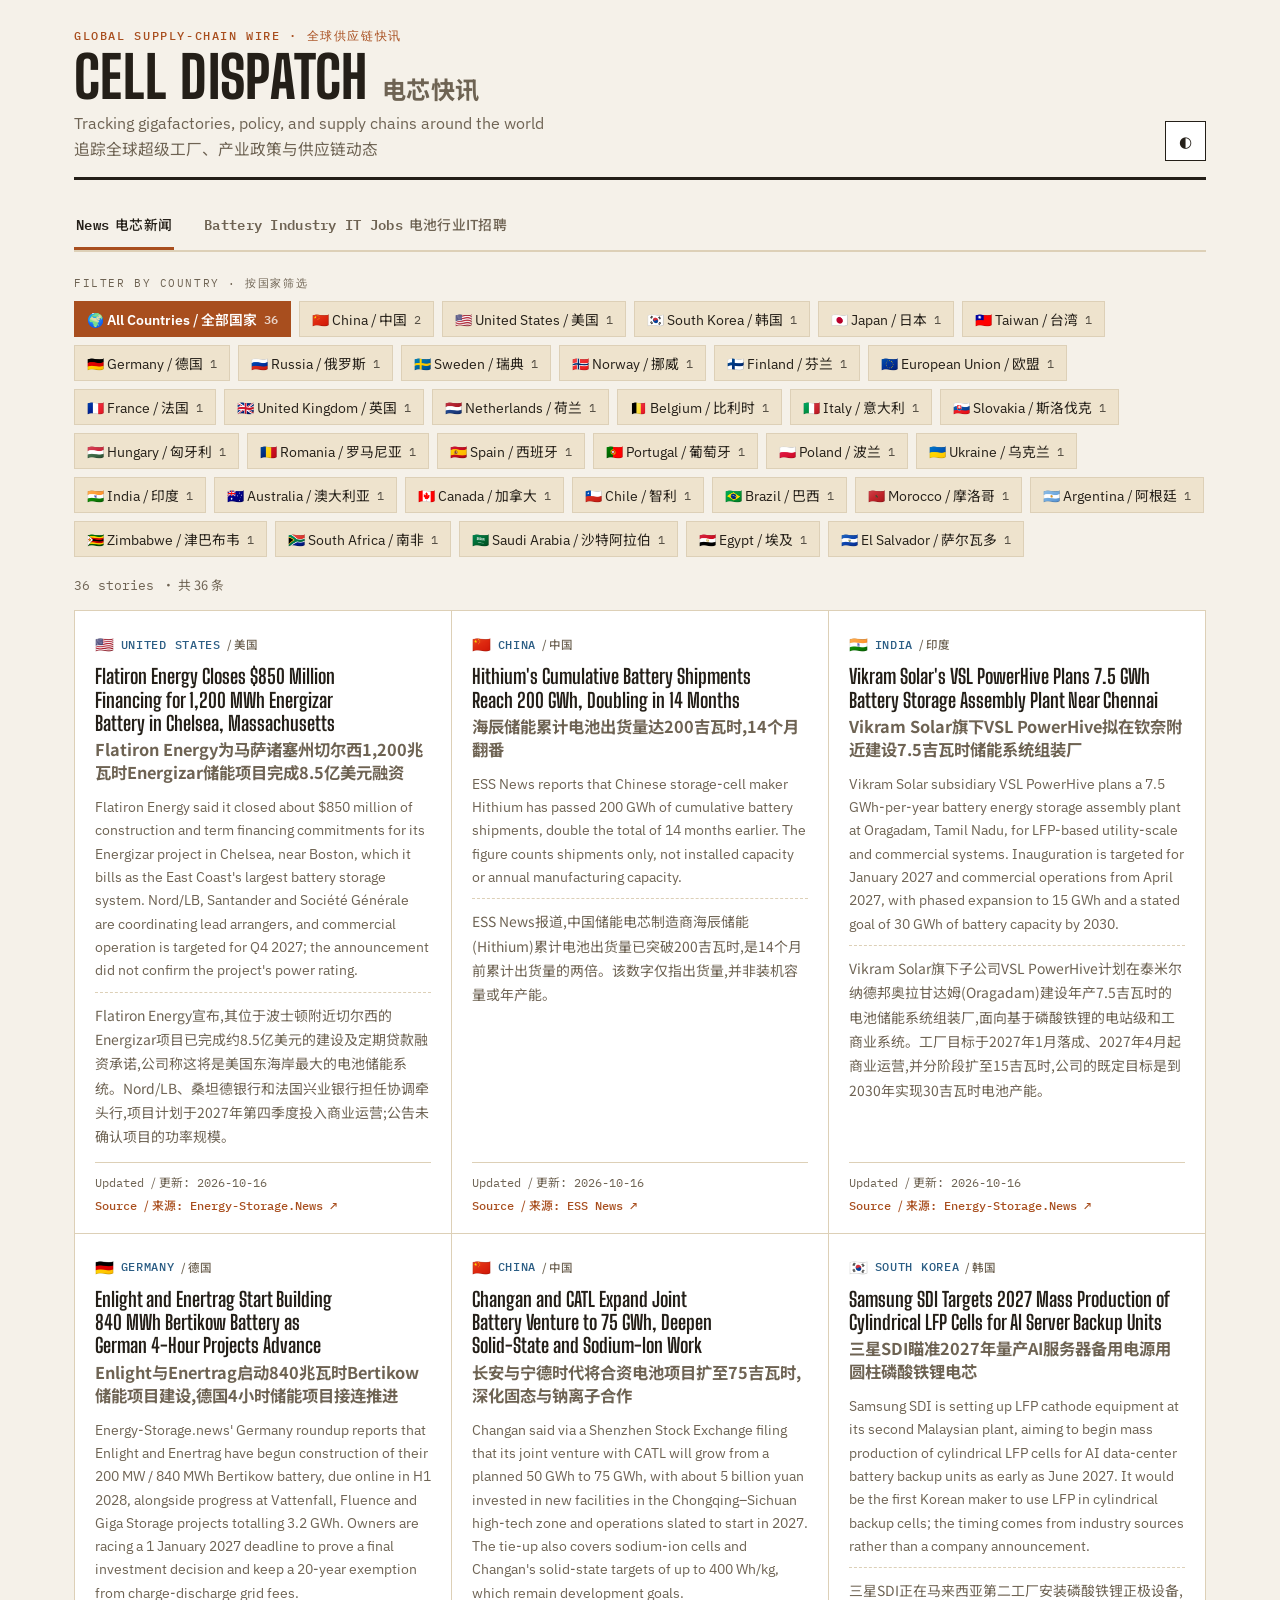
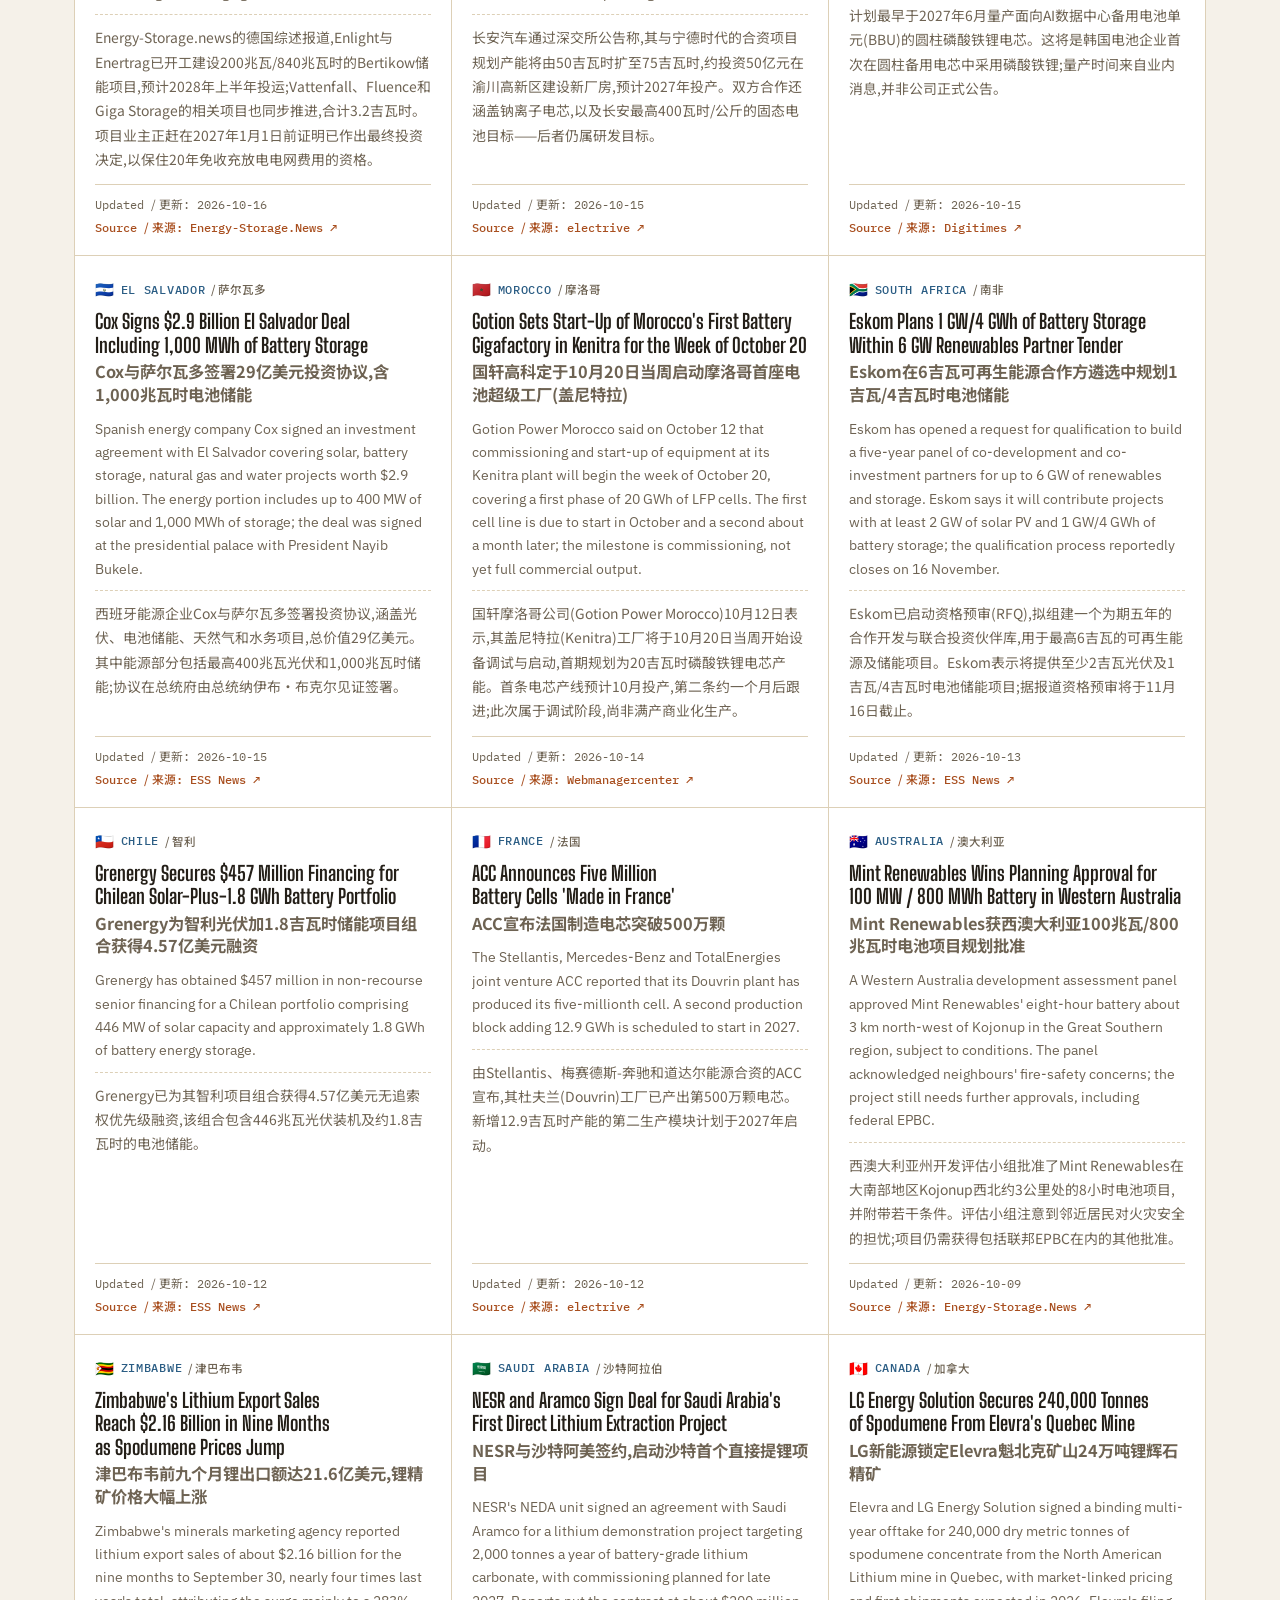
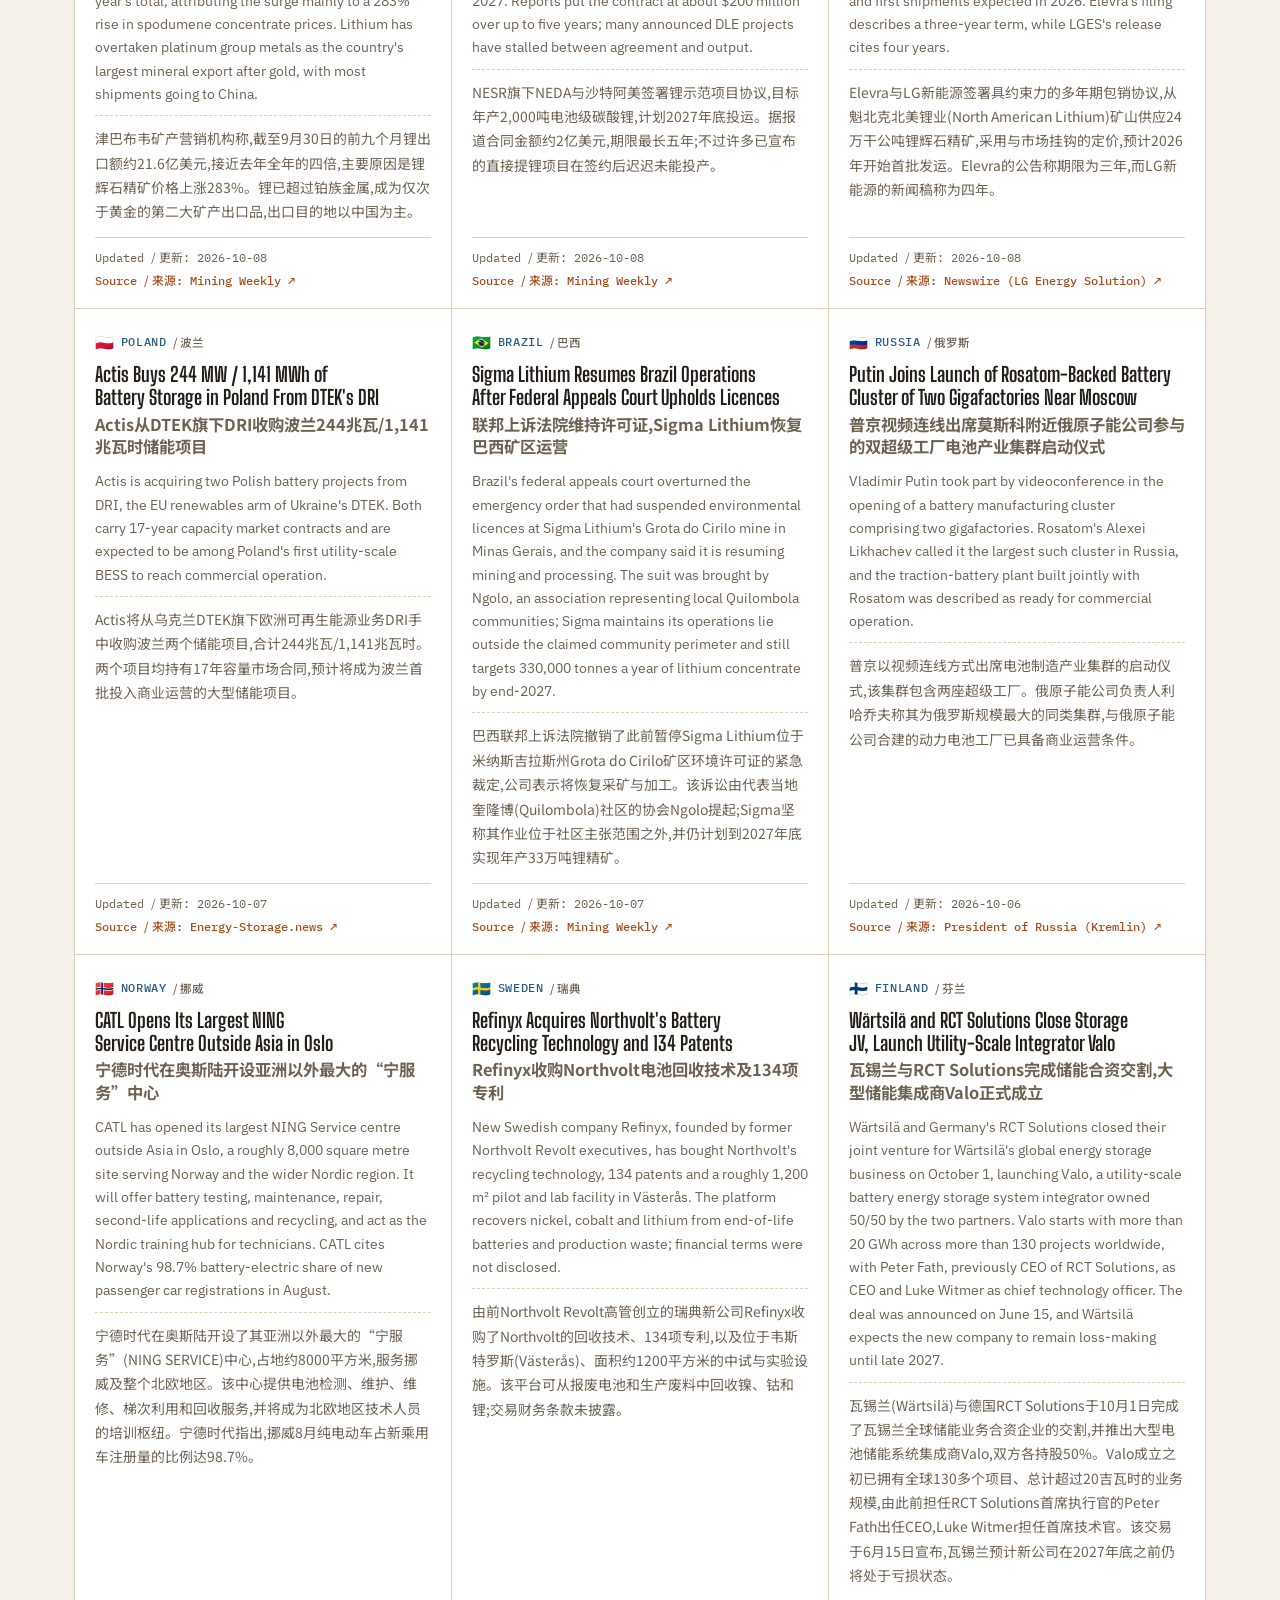
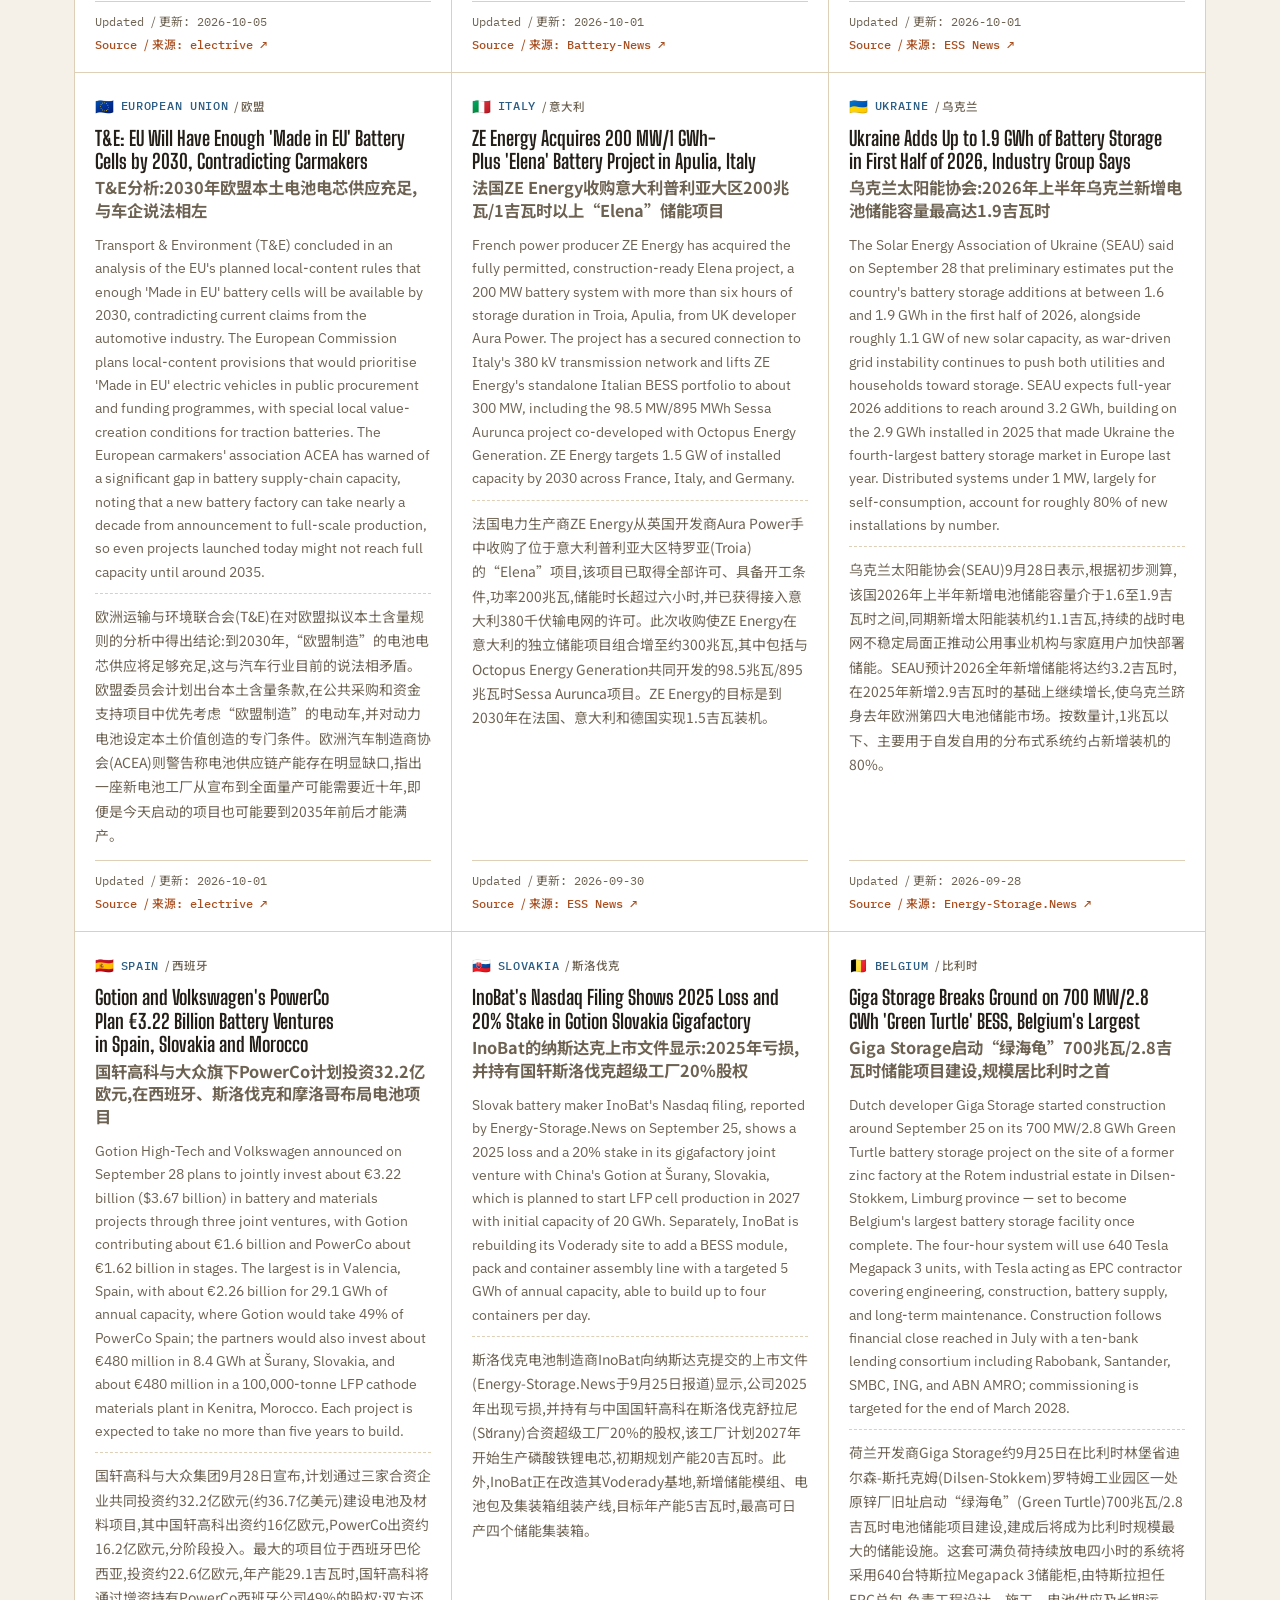
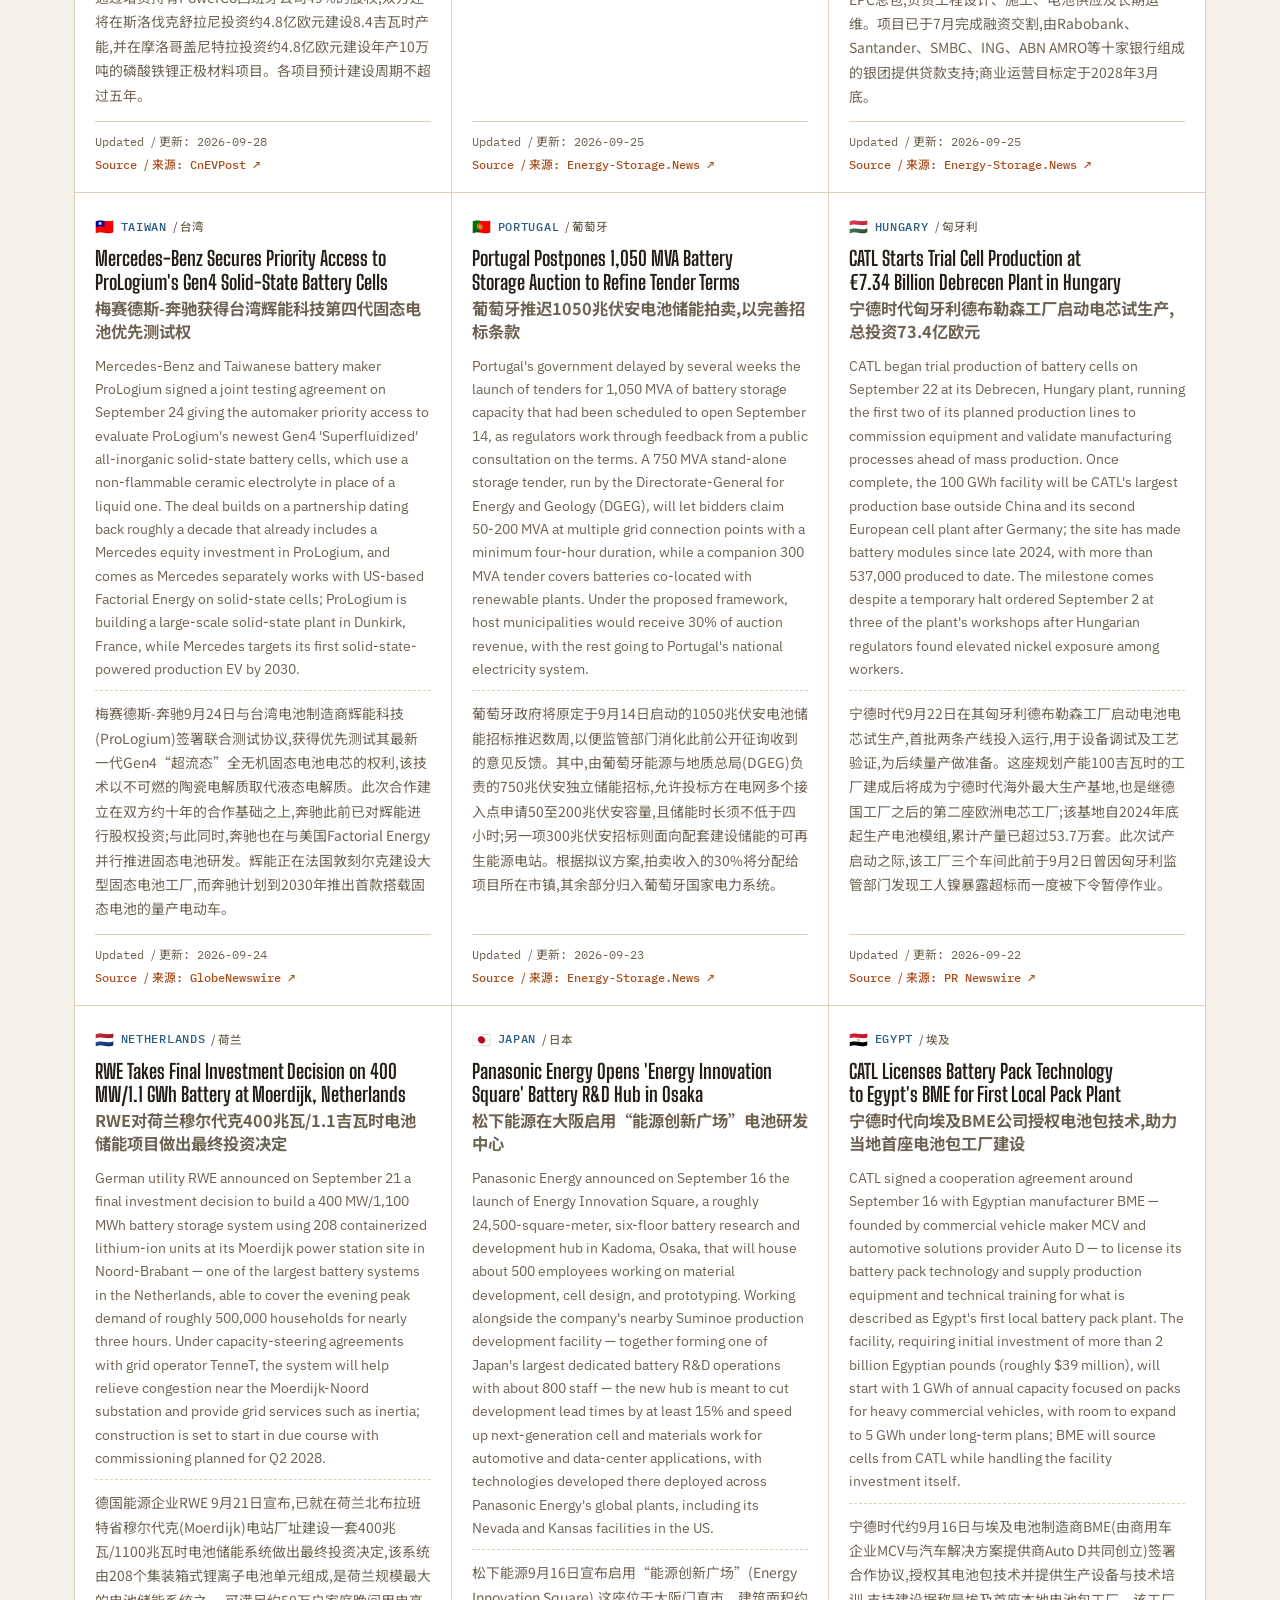
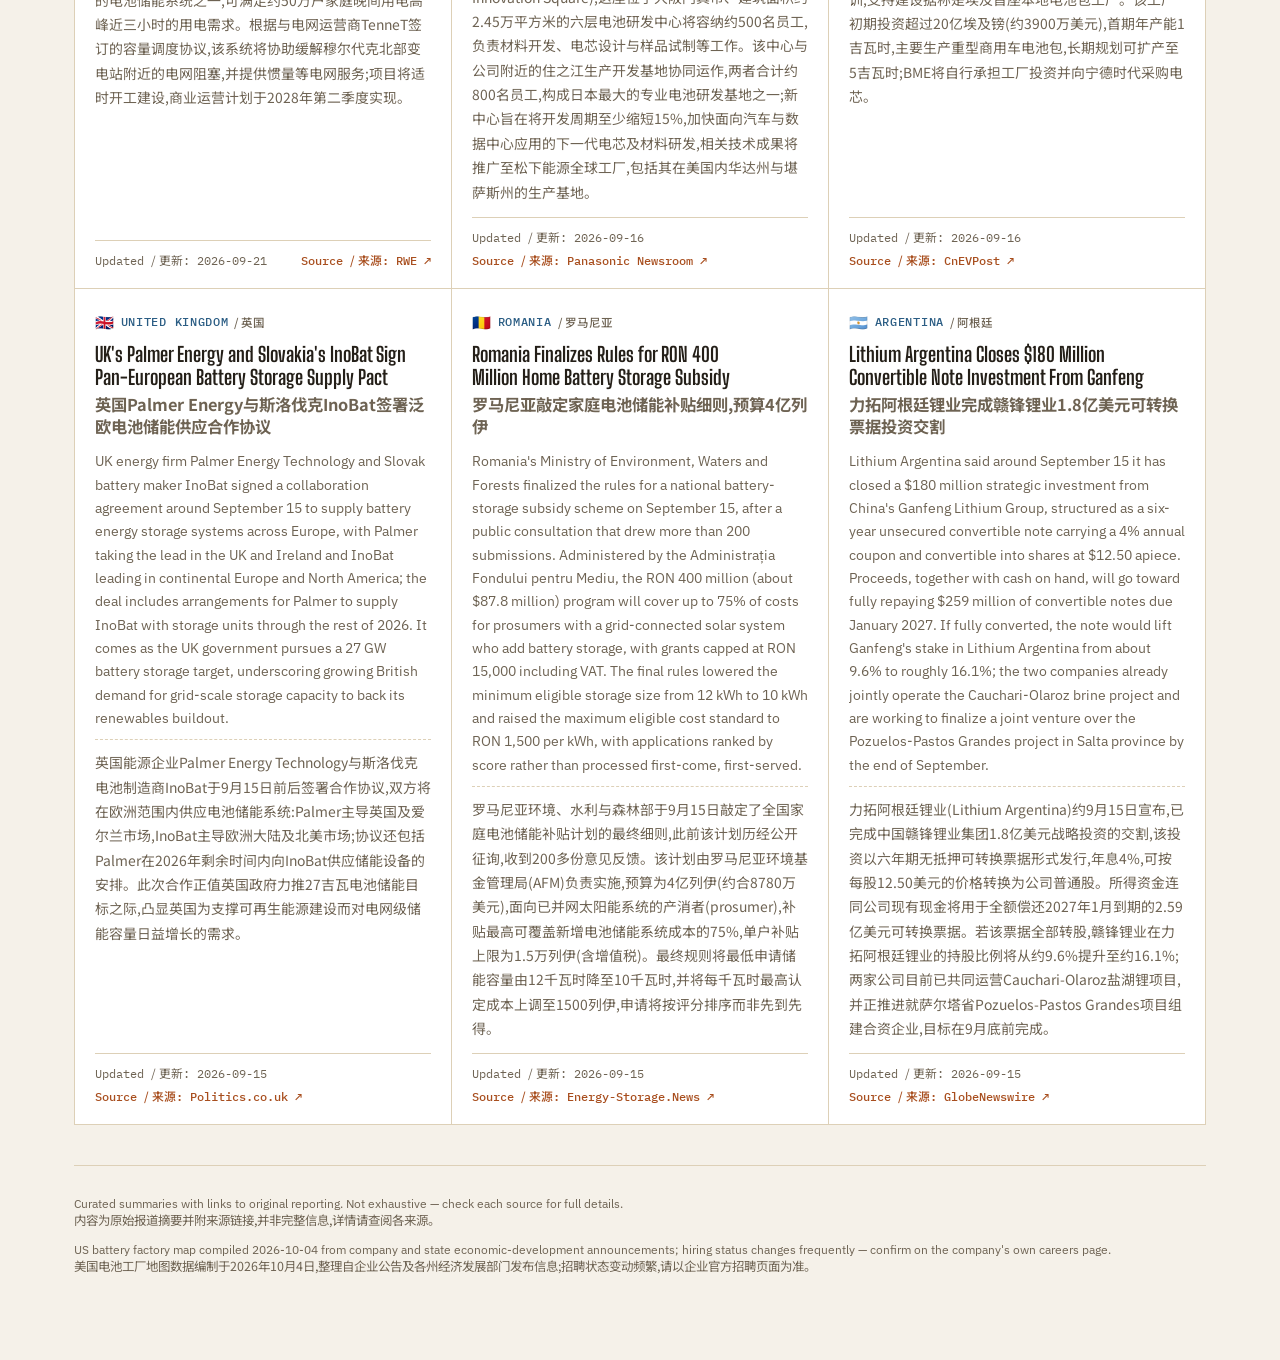
<file: index.html>
<!doctype html>
<html lang="en">
<head>
  <meta charset="UTF-8" />
  <meta name="viewport" content="width=device-width, initial-scale=1.0" />
  <title>Cell Dispatch</title>
  <link rel="preconnect" href="https://fonts.googleapis.com">
  <link rel="stylesheet" href="https://fonts.googleapis.com/css2?family=Big+Shoulders+Display:wght@600;700;800&family=IBM+Plex+Sans:wght@400;500;600&family=IBM+Plex+Mono:wght@400;500&family=Noto+Sans+SC:wght@400;500;700&display=swap">
  <link rel="stylesheet" href="css/style.css" />
</head>
<body>
<div class="wrap">
    <header class="masthead">
      <div>
        <p class="masthead__eyebrow">Global supply-chain wire · 全球供应链快讯</p>
        <h1 class="masthead__title">CELL DISPATCH<span class="masthead__title-zh">电芯快讯</span></h1>
        <p class="masthead__sub">Tracking gigafactories, policy, and supply chains around the world<span class="masthead__sub-zh zh">追踪全球超级工厂、产业政策与供应链动态</span></p>
      </div>
      <div class="masthead__controls">
        <button id="theme-toggle" type="button" title="Toggle theme" aria-label="Toggle theme">◐</button>
      </div>
    </header>

    <nav class="tabs" role="tablist" aria-label="Site sections">
      <button class="tab-btn" id="tab-btn-news" role="tab" type="button" aria-selected="true" aria-controls="tab-panel-news">News<span class="zh">电芯新闻</span></button>
      <button class="tab-btn" id="tab-btn-jobs" role="tab" type="button" aria-selected="false" aria-controls="tab-panel-jobs">Battery Industry IT Jobs<span class="zh">电池行业IT招聘</span></button>
    </nav>

    <section id="tab-panel-news" class="tab-panel" role="tabpanel" aria-labelledby="tab-btn-news">
      <nav class="filter-strip" aria-label="Filter by country">
        <p class="filter-label">Filter by country · 按国家筛选</p>
        <div class="chips" id="country-chips"></div>
      </nav>
      <p class="result-count" id="result-count"></p>

      <main class="grid" id="news-grid"></main>
    </section>

    <section id="tab-panel-jobs" class="tab-panel" role="tabpanel" aria-labelledby="tab-btn-jobs" hidden>
    <section class="usmap-section" aria-labelledby="usmap-heading">
      <p class="filter-label" id="usmap-heading">US battery manufacturing map · 美国电池工厂地图</p>
      <p class="usmap-note">Every type of next-generation battery factory sited in the US — lithium-ion, LFP, sodium-ion, iron-air — with the company, plant, and city, plus a link to the company site and today's hiring status. Hover or tap a pin for a quick label, or browse the full list below.<span class="zh">涵盖美国境内各类新能源电池工厂——锂离子、磷酸铁锂、钠离子、铁空气电池等——标注公司、工厂与所在城市,并附公司官网链接及当前招聘状态。将鼠标悬停或点击图钉可查看简要标签,完整列表见下方。</span></p>

      <div class="usmap-layout">
        <div class="usmap-legend">
          <span class="legend-item"><i class="dot dot--hiring"></i><span>Hiring now<span class="zh">正在招聘</span></span></span>
          <span class="legend-item"><i class="dot dot--soon"></i><span>Hiring soon / limited<span class="zh">即将招聘·规模有限</span></span></span>
          <span class="legend-item"><i class="dot dot--unclear"></i><span>Status unclear<span class="zh">招聘状态不明</span></span></span>
        </div>

        <figure class="usmap-figure">
          <svg class="usmap-svg" viewBox="0 0 1180 760" role="img" aria-label="Map of the United States, with real state boundaries, every state labeled in English and Chinese, and pins marking battery factory locations">
      <path class="state" d="M654.5,504.5 L658.4,503.5 L658.4,503.0 L659.4,503.7 L658.8,504.3 L658.1,504.1 L656.9,504.2 L655.5,504.7 L654.5,504.5 Z M648.1,396.0 L648.1,395.7 L658.0,395.0 L662.1,394.6 L672.7,393.9 L678.8,393.3 L681.2,393.1 L691.7,392.0 L695.7,391.7 L697.4,397.9 L699.9,406.4 L701.9,413.6 L703.4,419.3 L705.1,425.2 L708.9,438.9 L709.6,439.4 L709.4,440.1 L710.4,440.9 L711.1,443.8 L711.9,445.1 L713.2,446.3 L713.6,447.9 L714.3,448.5 L713.9,450.9 L715.2,451.3 L716.1,452.0 L715.5,453.1 L714.8,453.1 L714.9,453.6 L714.0,454.1 L713.3,455.2 L713.6,456.3 L713.7,458.0 L713.4,459.7 L712.6,461.2 L712.5,462.1 L713.2,464.5 L713.1,465.4 L714.6,466.9 L715.1,469.2 L714.7,470.4 L715.0,471.2 L714.6,472.8 L714.9,474.3 L714.4,474.8 L714.9,475.7 L714.8,476.8 L716.4,478.4 L717.0,479.6 L717.3,480.8 L712.6,481.3 L707.7,482.0 L700.1,482.9 L688.1,484.1 L678.7,484.9 L667.2,486.0 L667.5,486.7 L666.8,489.0 L667.0,489.5 L668.7,490.9 L669.0,491.6 L671.6,493.0 L672.0,494.3 L671.1,496.4 L671.4,497.4 L672.9,498.3 L671.7,499.1 L671.3,500.7 L670.7,501.1 L671.2,501.5 L670.2,502.1 L667.6,503.0 L664.9,503.7 L660.9,504.1 L662.1,503.2 L663.0,503.7 L665.4,502.9 L665.6,502.3 L664.4,501.4 L663.9,500.6 L662.4,499.8 L661.8,498.1 L662.3,496.6 L661.9,495.2 L661.4,494.3 L659.9,493.8 L659.0,494.7 L659.2,495.5 L658.6,496.6 L658.8,497.4 L658.4,498.1 L658.6,500.9 L658.1,502.2 L657.1,502.4 L657.1,501.7 L655.6,501.0 L654.6,501.4 L654.2,501.0 L653.0,501.5 L652.4,497.2 L651.7,490.3 L650.6,482.1 L648.7,467.0 L648.9,461.5 L649.2,447.5 L649.2,443.3 L649.6,421.2 L649.8,418.1 L650.0,405.4 L650.2,398.2 L649.1,397.6 L648.1,396.0 Z"><title>Alabama / 阿拉巴马州</title></path>
      <path class="state" d="M151.6,419.1 L152.1,418.5 L153.6,419.1 L155.4,418.9 L155.4,418.1 L156.8,417.2 L157.2,415.7 L156.7,412.9 L155.7,412.5 L155.2,412.6 L154.4,412.0 L154.1,412.3 L153.5,410.8 L154.2,409.6 L154.9,406.9 L154.0,405.9 L154.9,404.8 L154.5,403.7 L155.8,403.8 L158.2,401.5 L158.9,401.1 L158.8,400.2 L159.5,398.1 L160.1,398.0 L160.2,396.5 L160.0,395.2 L160.3,394.2 L160.7,394.2 L160.8,393.1 L160.4,392.6 L162.6,390.8 L162.9,389.4 L163.5,389.0 L165.2,388.7 L166.0,388.1 L167.2,387.9 L167.3,387.6 L169.2,386.6 L169.3,385.7 L168.8,384.5 L167.9,383.9 L166.3,381.6 L165.5,381.3 L165.8,380.2 L165.0,375.3 L163.8,373.8 L163.6,372.4 L162.7,371.0 L163.4,368.2 L164.1,366.5 L163.6,365.9 L165.1,365.4 L165.4,364.0 L165.5,360.4 L165.3,359.1 L164.8,358.0 L164.8,356.9 L165.3,356.3 L165.7,354.3 L165.2,353.4 L165.6,352.7 L165.3,352.0 L165.6,351.1 L165.5,349.9 L166.0,348.8 L166.7,348.5 L166.2,347.8 L165.8,345.7 L166.2,345.0 L166.1,343.3 L167.8,343.1 L168.5,342.6 L168.7,342.9 L169.6,342.6 L170.7,342.8 L170.7,343.4 L172.3,343.3 L173.1,343.5 L174.0,345.1 L173.8,345.6 L174.9,346.9 L176.5,347.0 L178.7,343.7 L179.1,343.5 L180.0,339.1 L180.9,333.8 L182.5,325.3 L195.2,327.7 L209.3,330.2 L229.1,333.6 L235.3,334.6 L245.5,336.1 L245.9,336.3 L260.8,338.6 L271.2,340.0 L266.6,373.0 L265.9,377.6 L265.9,378.2 L263.4,396.2 L261.7,408.0 L261.4,410.8 L261.0,413.0 L253.4,468.3 L249.0,467.6 L235.2,465.7 L226.4,464.4 L214.7,462.5 L191.7,449.2 L178.3,441.5 L171.8,437.6 L148.9,423.8 L149.4,422.6 L149.2,422.2 L149.5,421.0 L150.1,420.8 L151.6,419.1 Z"><title>Arizona / 亚利桑那州</title></path>
      <path class="state" d="M529.5,367.3 L543.1,367.1 L557.5,366.7 L566.6,366.4 L587.6,365.5 L610.2,364.3 L610.6,365.6 L610.4,365.9 L611.9,366.7 L611.7,369.4 L611.1,369.5 L611.0,370.4 L610.0,371.0 L609.1,372.1 L609.1,372.5 L607.7,373.8 L606.8,376.0 L618.4,375.2 L618.7,375.9 L620.0,376.8 L620.0,377.6 L618.4,377.3 L617.9,378.3 L619.3,378.9 L618.6,379.6 L617.9,379.7 L617.3,380.7 L616.3,381.2 L615.6,380.9 L614.7,381.7 L615.2,383.0 L615.8,383.3 L616.6,382.8 L616.8,383.6 L615.2,384.5 L615.3,385.5 L615.9,385.7 L615.7,386.5 L614.2,385.5 L613.7,385.7 L613.4,386.9 L614.0,387.7 L613.4,389.2 L612.8,387.5 L611.4,388.9 L611.2,389.8 L612.0,389.9 L612.1,389.0 L613.1,389.6 L612.6,390.6 L612.6,391.5 L611.6,391.7 L611.9,392.7 L612.9,392.7 L613.3,393.3 L612.6,394.2 L613.7,395.2 L613.0,395.8 L612.2,395.4 L611.7,396.0 L611.2,398.0 L609.5,397.8 L609.4,398.8 L610.6,399.8 L610.6,400.7 L609.5,401.6 L607.5,402.6 L607.1,401.4 L606.4,401.4 L606.3,402.0 L606.9,402.9 L606.6,403.4 L607.1,404.8 L606.2,405.2 L605.8,404.5 L605.9,403.4 L605.2,404.0 L605.4,404.7 L605.0,405.0 L605.4,405.7 L606.7,405.7 L606.9,406.3 L606.0,407.3 L605.3,407.0 L605.3,406.0 L604.6,406.5 L604.7,407.7 L605.6,408.9 L605.7,409.4 L604.9,410.5 L605.4,412.1 L603.8,413.3 L603.8,414.5 L603.2,414.5 L603.3,413.5 L602.0,413.6 L601.7,414.1 L602.3,415.0 L601.9,415.6 L600.6,415.9 L600.4,417.4 L599.3,416.6 L598.8,417.2 L599.7,418.0 L601.1,417.9 L601.2,418.4 L600.4,418.9 L599.3,418.4 L598.5,419.0 L599.2,420.0 L599.9,419.9 L600.1,420.4 L599.7,421.6 L598.1,421.8 L598.6,422.6 L597.9,423.0 L597.5,422.2 L596.4,422.7 L596.3,423.3 L597.8,423.8 L596.6,425.4 L597.2,426.5 L598.3,426.9 L597.6,427.7 L597.1,427.3 L595.5,427.4 L595.5,428.6 L596.2,429.1 L597.0,428.8 L597.6,429.7 L596.8,430.1 L595.7,429.7 L595.2,429.1 L594.1,429.4 L594.0,430.0 L595.7,430.9 L595.9,431.6 L594.0,432.5 L595.0,433.6 L594.1,435.3 L595.3,434.9 L595.2,433.9 L596.2,434.4 L596.0,435.4 L594.8,435.7 L594.6,436.1 L595.3,436.5 L596.5,436.2 L597.1,434.7 L597.4,435.3 L596.0,437.2 L596.0,438.4 L596.9,439.7 L597.1,438.9 L597.7,438.6 L597.9,439.0 L597.1,440.1 L597.3,441.6 L597.1,442.0 L596.2,442.2 L595.4,442.0 L595.1,442.8 L596.7,443.9 L595.9,445.1 L581.1,445.7 L570.6,446.0 L560.0,446.3 L554.1,446.4 L541.6,446.7 L541.3,434.8 L541.3,434.6 L541.3,434.6 L540.2,434.1 L539.8,434.6 L539.4,434.0 L538.6,433.7 L537.9,434.6 L536.5,434.1 L536.3,434.7 L535.7,434.3 L535.4,434.8 L534.7,434.7 L534.8,434.0 L534.2,434.1 L533.5,433.6 L533.5,432.6 L532.9,432.7 L533.1,420.1 L533.1,411.9 L533.1,408.6 L533.1,404.0 L533.3,398.8 L533.3,392.6 L532.2,385.0 L531.9,383.4 L530.9,376.4 L530.4,373.9 L529.9,369.8 L529.5,367.3 Z"><title>Arkansas / 阿肯色州</title></path>
      <path class="state" d="M83.7,386.3 L84.8,386.7 L86.3,388.1 L87.6,388.9 L87.6,389.4 L88.4,390.8 L87.8,391.5 L87.1,390.9 L85.4,390.3 L85.2,389.5 L85.5,388.1 L84.3,387.5 L83.7,386.3 Z M81.3,396.2 L81.9,396.3 L82.8,398.9 L84.8,402.0 L84.2,401.8 L83.4,402.0 L82.4,400.9 L81.9,399.3 L81.5,396.8 L81.3,396.2 Z M75.5,384.0 L76.0,384.0 L75.9,384.8 L75.2,384.5 L75.5,384.0 Z M71.7,370.4 L72.1,370.8 L72.9,370.8 L72.7,371.3 L71.6,371.1 L71.1,370.6 L71.7,370.4 Z M64.8,386.3 L65.8,386.4 L66.9,387.4 L67.3,388.1 L66.3,388.2 L65.1,387.5 L64.8,386.3 Z M63.1,367.1 L64.3,367.5 L65.0,368.1 L66.0,368.3 L67.0,369.4 L68.2,369.8 L68.9,369.2 L70.1,369.9 L69.1,370.5 L67.3,370.3 L66.0,370.6 L63.4,369.4 L63.6,368.3 L63.1,367.1 Z M56.8,367.2 L58.3,367.4 L58.9,367.2 L59.7,367.6 L60.7,367.4 L60.4,368.3 L61.5,368.9 L61.4,369.8 L58.4,370.1 L57.6,369.2 L56.8,367.2 Z M53.4,365.5 L54.5,365.4 L55.0,365.0 L55.2,365.8 L55.9,366.5 L54.6,366.2 L53.4,365.5 Z M39.1,172.0 L48.0,174.7 L48.5,174.8 L53.0,176.1 L56.3,176.9 L57.8,177.5 L64.5,179.4 L66.7,179.9 L72.1,181.5 L74.7,182.3 L83.6,184.9 L90.2,186.8 L101.6,189.8 L107.0,191.2 L107.0,191.2 L99.9,218.7 L99.8,219.4 L96.0,233.8 L94.1,241.3 L93.9,241.5 L91.7,250.2 L91.0,252.5 L89.9,257.6 L91.1,259.4 L96.5,267.5 L101.8,275.7 L104.8,280.1 L109.6,287.3 L115.6,296.4 L118.6,300.8 L124.8,310.2 L140.3,333.6 L152.2,351.4 L155.8,356.8 L163.4,368.2 L162.7,371.0 L163.6,372.4 L163.8,373.8 L165.0,375.3 L165.8,380.2 L165.5,381.3 L166.3,381.6 L167.9,383.9 L168.8,384.5 L169.3,385.7 L169.2,386.6 L167.3,387.6 L167.2,387.9 L166.0,388.1 L165.2,388.7 L163.5,389.0 L162.9,389.4 L162.6,390.8 L160.4,392.6 L160.8,393.1 L160.7,394.2 L160.3,394.2 L160.0,395.2 L160.2,396.5 L160.1,398.0 L159.5,398.1 L158.8,400.2 L158.9,401.1 L158.2,401.5 L155.8,403.8 L154.5,403.7 L154.9,404.8 L154.0,405.9 L154.9,406.9 L154.2,409.6 L153.5,410.8 L154.1,412.3 L154.4,412.0 L155.2,412.6 L155.7,412.5 L156.7,412.9 L157.2,415.7 L156.8,417.2 L155.4,418.1 L155.4,418.9 L153.6,419.1 L152.1,418.5 L151.6,419.1 L123.3,415.7 L106.0,413.7 L106.3,411.8 L105.9,410.5 L105.5,409.9 L104.5,410.2 L104.5,408.9 L104.9,407.5 L104.6,406.6 L105.4,405.6 L105.5,402.4 L105.2,399.8 L104.9,398.6 L103.1,394.3 L101.7,392.7 L101.3,391.6 L100.4,390.7 L99.8,390.6 L99.0,388.5 L97.6,386.9 L96.7,386.4 L95.7,385.0 L94.4,383.0 L93.0,381.9 L92.7,382.7 L91.2,382.8 L90.1,382.3 L89.6,381.7 L88.6,381.3 L88.5,380.5 L89.3,380.0 L89.5,379.2 L89.2,376.8 L88.7,375.4 L87.9,374.2 L85.6,373.6 L84.1,373.4 L82.9,373.8 L82.2,372.9 L80.4,372.1 L78.3,370.4 L77.5,370.2 L76.2,368.8 L75.8,365.8 L75.2,365.5 L74.3,364.2 L74.1,364.2 L73.1,362.6 L71.8,361.8 L71.6,361.3 L69.5,360.7 L68.4,360.9 L67.3,360.1 L65.8,359.9 L63.8,358.2 L62.3,357.8 L61.4,357.3 L58.5,356.7 L55.3,356.3 L55.4,355.7 L54.9,354.2 L54.0,353.3 L53.2,353.2 L53.0,352.5 L54.5,350.0 L54.1,348.7 L55.3,346.6 L54.4,345.2 L55.6,343.2 L56.4,340.6 L55.5,339.2 L54.6,338.8 L54.3,339.2 L52.9,337.7 L52.4,336.6 L53.7,334.3 L53.9,333.3 L53.4,332.1 L51.8,331.4 L50.6,329.0 L50.0,326.7 L48.6,325.8 L47.9,324.3 L48.0,322.7 L47.2,321.5 L47.0,320.7 L46.3,319.8 L46.4,317.8 L46.3,317.0 L45.2,316.1 L44.8,313.9 L43.7,311.7 L41.9,309.9 L41.5,308.9 L41.4,307.2 L41.7,306.4 L41.5,304.3 L42.2,302.6 L41.6,302.1 L42.6,300.9 L43.5,301.9 L44.2,301.5 L45.0,300.5 L46.2,297.9 L45.7,294.8 L45.2,293.7 L44.6,293.4 L43.9,293.7 L41.6,293.0 L40.3,291.3 L39.4,288.9 L38.7,288.4 L38.7,287.7 L38.0,286.3 L38.1,285.1 L39.1,282.7 L38.8,280.8 L39.0,279.8 L38.3,279.3 L38.1,278.6 L38.4,277.4 L38.9,276.9 L39.4,275.5 L39.8,272.9 L40.8,272.6 L41.8,272.7 L42.0,273.3 L42.0,275.1 L41.4,275.1 L41.5,277.3 L41.2,277.8 L42.8,278.7 L44.0,280.7 L44.5,280.7 L45.0,282.1 L45.8,282.3 L45.6,281.4 L45.0,280.9 L44.8,279.0 L45.0,276.9 L44.0,275.5 L44.1,274.6 L42.9,273.7 L43.9,272.4 L43.8,271.0 L42.9,270.8 L42.4,269.3 L42.8,269.6 L43.5,269.2 L43.7,268.5 L44.9,268.8 L45.7,268.3 L45.5,266.8 L44.1,265.5 L43.2,265.8 L42.3,265.7 L42.2,266.6 L41.6,267.4 L42.2,268.6 L41.4,268.9 L40.9,269.7 L41.7,271.0 L41.2,271.2 L40.7,270.4 L40.8,271.9 L39.8,272.0 L39.4,271.1 L38.2,269.5 L37.3,269.5 L36.3,267.8 L35.9,266.6 L35.1,265.7 L34.2,265.2 L32.7,265.5 L34.3,263.4 L34.7,262.5 L34.5,260.6 L35.1,260.3 L34.5,258.7 L33.8,258.7 L34.1,257.4 L33.6,255.1 L32.7,253.8 L31.9,253.2 L31.0,251.6 L29.7,247.6 L29.0,246.8 L28.8,245.9 L27.4,243.6 L26.6,241.0 L27.9,239.8 L28.1,239.0 L28.0,236.3 L27.7,233.7 L27.9,231.6 L28.6,229.8 L30.2,227.6 L30.2,226.5 L30.5,225.3 L30.2,223.3 L30.6,221.2 L29.8,220.2 L29.8,219.1 L28.5,216.0 L28.1,215.7 L28.4,214.9 L28.1,214.0 L27.0,213.0 L25.0,209.2 L25.6,208.1 L25.8,206.7 L25.4,205.1 L26.5,203.4 L28.0,201.6 L32.0,197.4 L33.1,195.8 L34.2,193.7 L33.8,192.8 L34.3,190.9 L34.5,191.0 L35.7,189.3 L37.8,184.9 L38.2,182.5 L38.1,179.8 L38.2,177.9 L37.6,177.8 L37.0,176.5 L38.0,175.3 L38.9,173.3 L39.1,172.0 Z"><title>California / 加利福尼亚州</title></path>
      <path class="state" d="M283.6,249.2 L298.3,251.2 L307.6,252.3 L327.4,254.6 L331.4,255.1 L339.7,256.0 L354.4,257.4 L354.8,257.4 L368.0,258.6 L385.1,259.9 L393.3,260.5 L401.8,261.1 L400.4,283.9 L400.0,291.4 L399.4,299.9 L399.2,303.7 L397.6,328.6 L397.5,331.3 L396.2,352.7 L384.4,351.9 L383.0,351.7 L379.0,351.4 L365.9,350.4 L355.1,349.6 L343.3,348.5 L341.1,348.3 L321.8,346.3 L309.9,345.0 L309.8,344.8 L300.0,343.7 L285.3,341.9 L271.2,340.0 L272.7,328.6 L272.9,327.9 L274.9,313.6 L274.9,311.0 L276.3,300.9 L277.0,296.7 L282.0,260.5 L282.2,259.6 L283.6,249.2 Z"><title>Colorado / 科罗拉多州</title></path>
      <path class="state" d="M877.7,196.0 L878.6,195.8 L885.5,194.3 L888.7,193.6 L888.8,194.5 L889.6,194.2 L889.6,193.4 L892.1,192.9 L893.4,192.5 L905.2,189.7 L905.3,190.1 L905.8,192.1 L907.1,196.3 L907.9,199.1 L908.7,203.1 L908.1,203.5 L908.6,204.9 L908.3,205.5 L907.8,205.3 L906.8,205.5 L905.7,206.3 L904.6,206.5 L903.9,207.1 L902.9,206.9 L902.7,207.6 L900.0,209.0 L899.7,208.7 L898.8,208.9 L897.4,210.0 L896.9,209.7 L895.4,210.0 L895.1,210.6 L893.9,210.4 L891.7,211.5 L891.2,210.4 L890.8,210.9 L890.1,212.7 L889.4,212.9 L888.4,214.6 L887.5,214.4 L886.4,215.8 L885.9,215.7 L884.7,216.5 L885.1,216.9 L884.6,217.7 L883.0,218.3 L881.9,219.6 L881.3,219.5 L880.6,220.3 L880.5,219.7 L878.8,218.0 L882.3,214.6 L880.7,213.0 L880.2,209.9 L879.1,204.2 L877.7,196.0 Z"><title>Connecticut / 康涅狄格州</title></path>
      <path class="state" d="M855.7,257.9 L855.9,258.4 L855.7,257.9 Z M851.4,256.6 L852.2,254.8 L853.0,254.0 L854.4,253.3 L855.7,253.1 L857.3,253.5 L856.7,254.4 L856.7,255.7 L856.3,256.4 L855.9,256.4 L854.9,258.2 L855.2,258.9 L856.0,259.4 L856.2,260.3 L855.9,261.0 L856.0,261.7 L857.1,262.6 L857.8,263.6 L859.3,264.5 L860.2,265.7 L860.6,266.7 L860.5,267.5 L861.1,269.9 L862.3,270.6 L862.9,271.3 L863.4,272.7 L866.0,274.9 L867.1,275.2 L867.7,274.6 L868.1,275.3 L868.9,277.7 L870.2,282.3 L863.7,283.7 L859.1,284.5 L858.7,283.2 L851.7,258.3 L851.4,256.6 Z"><title>Delaware / 特拉华州</title></path>
      <path class="state" d="M832.4,279.0 L833.5,277.4 L836.2,279.2 L834.4,281.9 L834.1,280.2 L832.4,279.0 Z"><title>District of Columbia / 哥伦比亚特区</title></path>
      <path class="state" d="M821.1,606.5 L822.0,605.2 L822.5,605.7 L821.6,606.7 L821.1,606.5 Z M819.3,608.0 L819.8,607.2 L820.6,606.9 L820.3,607.6 L819.3,608.0 Z M814.0,611.0 L817.5,608.7 L818.1,609.2 L815.0,611.2 L814.0,611.0 Z M800.2,616.3 L801.3,614.0 L802.7,612.9 L804.4,611.8 L804.5,611.4 L807.0,609.7 L810.0,610.5 L810.5,611.5 L811.6,612.1 L811.4,612.4 L808.6,613.8 L808.3,613.3 L806.3,613.7 L806.1,614.2 L802.9,616.1 L800.3,616.8 L800.2,616.3 Z M796.1,617.5 L799.0,616.6 L798.3,617.5 L797.1,618.0 L796.1,618.0 L796.1,617.5 Z M792.9,617.5 L793.3,616.8 L794.2,616.8 L794.0,617.7 L792.9,617.5 Z M784.0,570.3 L784.4,570.6 L786.3,574.5 L787.0,574.9 L788.3,575.2 L788.8,574.8 L789.9,575.1 L788.9,575.8 L788.3,575.9 L786.6,575.2 L786.0,574.7 L784.7,572.7 L784.1,571.3 L784.0,570.3 Z M776.8,618.2 L777.9,617.8 L778.3,618.2 L776.8,618.6 L776.8,618.2 Z M727.0,507.3 L728.9,506.1 L729.0,506.7 L727.9,507.5 L727.2,507.7 L727.0,507.3 Z M717.3,480.8 L717.9,482.3 L718.8,483.2 L719.1,484.8 L719.7,486.2 L720.7,487.0 L730.2,486.4 L748.5,485.1 L762.9,484.2 L772.3,483.5 L772.0,483.8 L772.3,484.9 L772.9,485.3 L772.9,486.7 L773.8,488.1 L776.4,487.4 L776.2,486.0 L776.4,485.0 L776.3,482.7 L775.2,481.1 L775.3,479.9 L775.1,478.9 L775.6,478.5 L775.3,478.1 L776.1,478.1 L776.6,476.9 L777.6,476.9 L778.2,477.5 L779.4,477.3 L780.7,477.7 L781.3,478.1 L783.6,478.1 L784.8,478.3 L785.7,477.9 L786.7,478.1 L787.0,478.3 L787.1,480.5 L787.6,482.3 L787.3,482.7 L788.1,483.1 L788.7,484.9 L789.1,487.1 L791.8,494.3 L793.1,496.7 L793.3,497.6 L796.2,503.2 L799.3,508.3 L802.0,512.4 L807.9,519.6 L811.2,523.0 L811.7,524.2 L812.6,525.6 L811.5,527.0 L811.4,528.0 L811.6,529.7 L812.4,532.2 L813.1,533.9 L814.7,536.5 L818.1,541.3 L819.7,544.3 L820.3,545.8 L820.7,546.3 L822.0,548.8 L823.7,551.5 L824.5,552.7 L825.3,554.4 L826.6,556.3 L828.6,561.1 L829.3,565.6 L829.4,569.0 L829.7,573.0 L829.6,573.8 L829.9,579.3 L830.5,582.6 L830.5,584.1 L830.2,585.7 L830.4,586.6 L829.9,586.2 L829.9,585.2 L829.5,584.9 L828.4,585.6 L828.0,587.6 L827.6,588.0 L827.7,589.3 L827.3,590.1 L827.4,591.6 L827.9,592.2 L827.9,593.1 L828.3,593.3 L827.9,594.4 L827.4,594.8 L827.5,595.7 L828.9,594.7 L830.1,590.7 L830.5,589.9 L830.6,590.6 L830.3,592.3 L828.5,596.9 L828.1,598.6 L826.5,600.7 L824.5,603.7 L822.9,605.3 L822.7,605.1 L824.8,602.4 L825.7,601.4 L826.0,600.3 L826.0,598.8 L826.3,598.1 L825.8,597.7 L825.1,598.0 L824.5,597.6 L824.1,598.1 L821.7,598.9 L820.8,599.8 L820.2,600.1 L818.7,599.4 L817.4,599.9 L817.0,600.7 L815.1,601.4 L813.4,601.8 L812.0,601.0 L811.2,599.8 L811.1,598.3 L811.4,597.0 L811.8,597.0 L811.5,596.1 L810.4,594.4 L809.4,593.6 L809.5,593.0 L808.7,591.9 L807.8,591.4 L807.2,589.8 L806.7,589.6 L805.9,590.0 L805.0,588.1 L803.1,587.8 L803.0,587.5 L801.3,587.0 L799.7,586.2 L798.9,586.6 L798.4,587.4 L796.9,585.2 L795.4,582.5 L794.5,579.3 L793.7,577.3 L793.0,576.3 L790.6,574.4 L789.8,574.4 L789.6,573.4 L788.7,573.1 L788.8,574.3 L787.9,574.7 L787.6,573.4 L786.7,571.3 L785.7,570.5 L785.8,570.0 L786.8,569.9 L787.5,570.6 L787.9,567.4 L787.5,565.8 L786.9,565.6 L786.8,564.8 L787.3,564.5 L787.0,564.0 L786.1,564.2 L785.8,564.9 L785.1,565.2 L786.1,568.0 L785.5,568.4 L784.0,568.9 L783.8,569.9 L783.6,568.4 L783.0,567.5 L781.5,565.9 L779.2,562.8 L778.3,561.1 L776.5,558.6 L774.2,556.0 L773.0,555.1 L772.6,554.0 L771.7,552.9 L772.4,553.2 L772.6,553.8 L773.6,553.0 L774.1,551.5 L774.9,550.9 L775.6,548.9 L776.4,548.1 L776.2,547.7 L777.1,547.0 L777.7,545.3 L777.1,543.9 L775.5,543.7 L776.2,545.8 L774.5,545.5 L774.8,544.8 L774.6,543.5 L774.1,542.8 L771.2,541.9 L771.5,543.1 L770.8,543.7 L771.6,544.3 L772.8,544.3 L773.9,546.3 L773.3,547.2 L773.5,548.4 L773.2,549.0 L771.8,549.3 L771.6,549.9 L772.2,550.6 L771.7,551.3 L771.3,550.5 L771.2,548.9 L770.0,547.4 L769.2,547.0 L768.5,546.0 L768.5,542.4 L767.9,541.2 L767.2,538.1 L767.8,538.0 L768.1,539.8 L768.6,541.4 L769.3,541.5 L768.6,538.6 L769.1,537.8 L769.1,537.0 L769.5,536.1 L769.4,535.3 L769.8,534.3 L769.7,533.5 L770.2,532.5 L770.0,530.8 L770.1,529.1 L769.5,527.9 L769.5,526.8 L768.5,526.4 L768.7,525.5 L767.8,523.5 L768.4,522.2 L766.7,520.3 L766.8,519.6 L766.1,518.7 L765.4,518.7 L765.6,518.0 L765.4,517.1 L764.9,516.9 L761.5,516.9 L761.0,518.0 L760.5,518.1 L759.6,516.3 L759.7,515.4 L758.7,514.9 L757.8,514.8 L757.5,513.6 L756.8,512.6 L756.0,511.8 L754.9,511.9 L754.4,511.1 L752.6,510.4 L752.3,508.2 L751.9,507.0 L751.0,506.9 L750.2,506.3 L749.3,506.1 L748.2,505.0 L748.1,504.2 L747.4,503.6 L746.9,502.7 L745.8,501.9 L743.7,501.0 L740.7,500.0 L738.7,498.7 L737.9,498.9 L736.2,499.8 L734.0,499.5 L734.0,500.1 L732.3,501.7 L733.2,503.5 L733.1,504.1 L732.4,504.3 L731.3,504.2 L730.9,503.7 L729.2,504.3 L727.2,506.0 L723.0,509.1 L722.6,509.1 L723.0,508.2 L722.2,508.1 L721.8,508.9 L720.9,509.8 L718.3,510.1 L719.4,510.9 L719.6,511.6 L720.8,511.9 L722.7,510.7 L724.7,509.6 L726.4,507.8 L726.6,508.0 L725.1,509.8 L723.3,510.9 L721.0,512.4 L720.1,512.8 L719.4,512.2 L718.2,512.0 L716.5,511.1 L715.1,511.2 L714.0,511.8 L712.9,510.1 L712.3,507.9 L712.7,507.0 L713.0,509.0 L713.6,510.7 L714.1,511.1 L714.7,510.3 L714.6,508.4 L713.2,506.5 L711.8,505.5 L710.6,505.3 L709.4,504.7 L708.1,503.4 L706.2,502.7 L704.5,501.5 L701.4,500.0 L698.0,498.9 L693.8,497.9 L691.6,497.8 L687.2,497.9 L684.9,498.2 L681.7,499.0 L677.2,500.4 L675.0,500.9 L674.5,500.7 L670.2,502.1 L671.2,501.5 L670.7,501.1 L671.3,500.7 L671.7,499.1 L672.9,498.3 L671.4,497.4 L671.1,496.4 L672.0,494.3 L671.6,493.0 L669.0,491.6 L668.7,490.9 L667.0,489.5 L666.8,489.0 L667.5,486.7 L667.2,486.0 L678.7,484.9 L688.1,484.1 L700.1,482.9 L707.7,482.0 L712.6,481.3 L717.3,480.8 Z"><title>Florida / 佛罗里达州</title></path>
      <path class="state" d="M695.7,391.7 L698.3,391.5 L707.2,390.3 L719.3,388.9 L732.1,387.3 L732.0,387.2 L741.4,385.7 L741.4,387.1 L739.5,388.7 L738.1,391.0 L738.3,391.7 L737.8,392.3 L738.2,393.5 L740.4,394.8 L741.5,394.8 L743.3,396.6 L744.9,397.4 L746.7,396.9 L747.3,397.0 L748.0,398.2 L748.4,399.4 L749.2,399.9 L749.6,400.8 L750.4,401.7 L750.6,402.7 L751.2,404.0 L752.1,404.3 L752.8,405.6 L753.9,406.4 L754.9,408.2 L755.5,408.2 L756.9,409.4 L759.0,410.1 L761.2,411.7 L761.7,412.9 L762.4,413.6 L762.6,414.4 L763.5,415.0 L764.3,414.9 L765.6,415.4 L767.0,417.1 L768.1,417.4 L768.5,417.9 L768.1,418.8 L768.5,419.5 L768.3,420.1 L770.4,421.4 L770.2,422.1 L771.2,422.8 L772.0,422.5 L771.9,423.4 L772.6,424.2 L774.6,424.9 L775.2,424.8 L776.4,425.8 L777.8,426.4 L777.7,427.8 L778.7,428.9 L779.0,429.8 L779.6,430.0 L779.9,431.7 L780.2,432.3 L780.0,433.2 L780.5,433.3 L780.9,434.2 L780.7,435.0 L781.6,435.8 L783.4,436.1 L783.5,436.5 L785.3,437.8 L785.1,438.5 L786.4,440.4 L786.7,440.3 L787.3,441.7 L786.8,442.6 L787.7,443.8 L787.5,444.4 L788.1,445.5 L789.6,445.9 L790.3,445.5 L792.0,446.6 L792.6,446.6 L793.5,446.7 L793.3,448.0 L792.5,448.7 L791.7,448.5 L791.5,449.5 L792.2,449.6 L791.3,450.9 L789.8,450.7 L789.8,451.8 L790.5,451.9 L790.1,453.1 L789.1,454.4 L787.9,454.3 L787.8,454.6 L788.7,455.1 L789.2,455.0 L789.4,456.6 L789.1,457.9 L787.3,458.7 L787.3,459.1 L788.5,458.7 L789.0,459.1 L787.8,461.9 L787.6,463.7 L788.2,463.9 L787.9,464.5 L787.9,466.5 L787.0,467.0 L786.7,468.3 L786.0,468.4 L786.3,469.8 L786.0,471.2 L785.5,471.2 L784.8,472.2 L785.8,472.5 L786.5,471.9 L786.8,473.5 L786.1,476.8 L786.7,478.1 L785.7,477.9 L784.8,478.3 L783.6,478.1 L781.3,478.1 L780.7,477.7 L779.4,477.3 L778.2,477.5 L777.6,476.9 L776.6,476.9 L776.1,478.1 L775.3,478.1 L775.6,478.5 L775.1,478.9 L775.3,479.9 L775.2,481.1 L776.3,482.7 L776.4,485.0 L776.2,486.0 L776.4,487.4 L773.8,488.1 L772.9,486.7 L772.9,485.3 L772.3,484.9 L772.0,483.8 L772.3,483.5 L762.9,484.2 L748.5,485.1 L730.2,486.4 L720.7,487.0 L719.7,486.2 L719.1,484.8 L718.8,483.2 L717.9,482.3 L717.3,480.8 L717.0,479.6 L716.4,478.4 L714.8,476.8 L714.9,475.7 L714.4,474.8 L714.9,474.3 L714.6,472.8 L715.0,471.2 L714.7,470.4 L715.1,469.2 L714.6,466.9 L713.1,465.4 L713.2,464.5 L712.5,462.1 L712.6,461.2 L713.4,459.7 L713.7,458.0 L713.6,456.3 L713.3,455.2 L714.0,454.1 L714.9,453.6 L714.8,453.1 L715.5,453.1 L716.1,452.0 L715.2,451.3 L713.9,450.9 L714.3,448.5 L713.6,447.9 L713.2,446.3 L711.9,445.1 L711.1,443.8 L710.4,440.9 L709.4,440.1 L709.6,439.4 L708.9,438.9 L705.1,425.2 L703.4,419.3 L701.9,413.6 L699.9,406.4 L697.4,397.9 L695.7,391.7 Z"><title>Georgia / 佐治亚州</title></path>
      <path class="state" d="M177.0,114.4 L176.8,112.5 L176.5,112.2 L177.8,110.6 L177.3,109.7 L177.6,108.5 L177.4,107.4 L176.6,105.7 L177.2,104.9 L182.5,81.3 L182.7,80.3 L185.7,67.0 L187.0,61.7 L188.9,53.4 L190.1,47.9 L199.2,49.9 L204.6,51.1 L201.4,66.2 L200.9,68.3 L199.8,73.6 L201.3,76.9 L202.0,77.5 L202.1,79.2 L202.6,79.2 L202.7,80.2 L203.3,80.8 L203.0,81.9 L203.4,83.1 L202.6,83.6 L202.3,84.2 L202.9,84.4 L203.0,85.6 L203.8,85.9 L203.6,86.3 L202.3,86.2 L201.5,86.7 L202.1,86.8 L204.3,89.0 L204.5,90.1 L206.1,91.3 L207.3,91.7 L207.7,92.6 L207.4,93.3 L208.0,93.6 L208.1,94.3 L208.7,94.7 L209.4,95.9 L210.2,97.7 L210.3,98.9 L211.0,99.0 L211.8,100.4 L211.3,101.7 L212.0,103.0 L213.6,104.5 L213.1,105.5 L213.4,105.9 L214.3,105.6 L214.6,105.1 L215.3,105.4 L215.6,106.1 L215.1,106.7 L215.4,107.6 L216.5,107.7 L217.6,108.2 L217.9,107.9 L219.5,107.7 L219.9,108.0 L219.8,109.1 L218.8,111.4 L218.1,111.3 L218.3,112.7 L217.3,113.8 L216.8,116.0 L216.0,116.3 L216.2,116.9 L216.0,118.4 L214.9,118.4 L214.6,119.3 L215.4,120.1 L214.7,121.1 L214.7,122.2 L215.7,122.9 L215.2,123.8 L215.7,125.0 L215.1,125.7 L213.7,125.5 L212.4,127.0 L213.2,128.6 L212.9,129.5 L211.8,130.0 L212.1,130.8 L211.7,131.7 L213.1,132.0 L213.6,133.3 L214.3,133.9 L214.4,134.6 L215.9,134.1 L216.3,133.0 L217.0,133.4 L218.1,133.1 L219.5,131.7 L220.5,131.2 L220.5,130.4 L221.1,130.3 L221.8,130.9 L222.2,131.9 L222.0,132.3 L222.7,132.4 L223.4,133.1 L222.7,134.8 L223.8,135.0 L223.7,135.9 L223.2,136.4 L223.3,137.6 L223.7,138.0 L223.4,139.3 L223.9,140.5 L223.9,141.2 L225.0,142.9 L225.1,144.3 L226.0,144.8 L225.8,145.3 L226.7,146.2 L226.7,147.4 L226.4,148.5 L225.6,148.6 L225.9,150.6 L227.3,151.9 L227.4,152.7 L229.0,152.1 L230.6,153.6 L231.2,155.8 L231.3,156.8 L230.7,157.7 L231.6,159.4 L231.2,160.1 L231.3,161.1 L232.1,162.1 L233.0,162.7 L233.5,163.7 L234.1,163.3 L233.9,162.2 L235.0,161.0 L236.1,160.7 L237.0,161.3 L238.8,161.7 L239.4,162.3 L239.9,162.0 L241.1,163.0 L241.7,162.2 L242.1,161.0 L242.6,161.1 L243.2,160.5 L244.1,160.8 L244.7,161.6 L245.5,161.6 L245.9,162.1 L247.2,161.7 L247.7,162.1 L248.5,161.7 L249.8,161.8 L250.3,163.1 L252.2,162.6 L252.4,162.3 L253.8,162.8 L254.3,162.5 L256.1,163.3 L255.4,162.0 L256.6,160.2 L256.5,159.5 L257.6,159.7 L258.2,158.7 L259.1,159.6 L260.3,162.1 L260.1,162.9 L261.2,164.3 L261.4,165.3 L262.6,165.9 L262.1,168.6 L261.3,173.8 L259.7,183.7 L259.7,184.3 L256.3,205.3 L255.8,208.5 L253.7,221.6 L246.7,220.5 L235.0,218.6 L234.8,218.5 L223.4,216.5 L207.9,213.9 L204.3,213.1 L197.3,211.7 L195.1,211.3 L191.8,210.4 L188.0,209.8 L183.4,208.9 L166.1,205.2 L155.4,202.7 L164.4,162.5 L164.8,161.4 L165.5,161.3 L165.7,160.3 L166.7,158.9 L167.0,158.1 L166.5,157.3 L166.6,156.5 L167.4,156.3 L168.2,155.3 L168.3,154.7 L167.3,154.1 L167.4,153.1 L166.2,153.1 L165.6,151.7 L164.4,152.0 L163.8,151.1 L164.5,150.2 L164.0,148.7 L164.6,148.1 L164.7,146.8 L165.9,146.1 L166.8,145.0 L167.6,143.2 L168.8,141.6 L170.8,141.1 L170.9,140.7 L172.3,139.5 L173.1,138.3 L172.9,137.1 L173.3,136.2 L174.3,135.5 L174.8,134.6 L175.7,134.0 L176.6,131.9 L177.3,131.0 L177.4,130.3 L179.4,127.7 L180.0,127.4 L180.3,126.4 L182.1,124.6 L182.0,123.5 L181.4,122.4 L181.7,121.4 L181.0,120.3 L179.9,120.0 L179.6,119.0 L178.5,118.9 L178.0,117.3 L177.5,116.6 L177.0,114.4 Z"><title>Idaho / 爱达荷州</title></path>
      <path class="state" d="M583.0,276.7 L583.7,276.4 L583.6,275.4 L583.7,273.6 L583.0,273.0 L583.8,271.6 L585.6,270.6 L586.7,270.6 L587.8,269.7 L587.8,268.5 L588.1,267.6 L588.1,266.2 L588.7,265.7 L589.5,264.3 L590.1,263.9 L590.4,261.8 L590.2,259.9 L589.3,258.5 L588.5,258.4 L587.2,256.8 L587.8,255.3 L587.9,253.8 L588.2,252.7 L589.3,252.2 L590.1,252.5 L591.5,251.6 L593.3,251.6 L594.8,251.2 L595.7,250.1 L596.3,249.8 L597.8,249.7 L598.9,248.5 L599.8,248.1 L599.7,246.8 L600.1,245.6 L600.1,244.6 L600.6,244.0 L602.2,242.9 L602.1,242.1 L602.5,240.7 L602.2,239.5 L602.6,238.3 L602.1,237.6 L602.1,235.9 L601.2,235.1 L598.3,233.8 L597.4,232.4 L597.5,231.3 L596.4,230.1 L595.1,229.4 L594.9,228.9 L593.6,228.3 L593.5,227.4 L596.2,227.3 L609.7,226.5 L612.8,226.4 L624.3,225.8 L626.8,225.5 L635.8,224.7 L640.7,224.4 L640.8,226.9 L640.5,228.8 L641.3,230.9 L642.7,233.1 L643.5,233.7 L643.8,234.8 L644.8,237.4 L645.2,238.9 L646.2,240.6 L646.7,240.9 L646.9,241.9 L647.3,246.8 L649.3,270.2 L649.7,275.1 L650.2,280.8 L650.2,281.1 L650.9,288.9 L650.9,288.9 L651.6,295.7 L650.8,295.9 L650.4,296.6 L650.4,297.8 L651.1,298.7 L650.0,300.0 L650.3,301.4 L651.4,302.4 L651.5,303.9 L652.7,304.6 L652.2,306.8 L653.3,308.6 L653.4,309.4 L652.7,311.0 L651.8,311.3 L651.4,312.0 L651.0,313.6 L651.1,314.9 L649.7,315.9 L649.9,316.6 L649.2,318.3 L648.7,318.6 L648.1,320.6 L647.5,320.0 L647.1,320.9 L646.8,320.2 L646.3,321.6 L645.7,321.5 L646.1,322.6 L647.1,323.7 L645.8,325.2 L646.5,324.8 L646.5,325.6 L645.3,326.0 L645.8,326.5 L645.9,327.7 L645.0,329.1 L646.0,329.6 L644.5,329.5 L645.7,331.3 L644.9,331.1 L645.2,331.8 L645.9,331.8 L645.5,333.1 L644.5,333.9 L643.9,335.0 L644.5,337.1 L645.9,338.3 L645.6,339.3 L642.5,339.9 L641.8,340.2 L640.7,341.3 L639.8,340.9 L638.7,341.8 L638.7,342.9 L638.2,344.2 L638.3,344.7 L639.5,345.9 L640.1,347.2 L639.6,349.0 L638.6,349.2 L637.8,349.1 L636.5,348.1 L634.2,347.5 L633.2,346.8 L631.2,346.1 L630.0,346.1 L629.2,346.6 L628.4,347.5 L627.9,348.8 L626.9,349.9 L626.8,351.0 L627.7,352.0 L627.1,352.3 L626.5,351.3 L625.3,350.3 L624.4,350.6 L625.4,351.4 L624.8,352.0 L623.2,351.0 L623.2,349.9 L622.4,349.1 L621.5,347.4 L621.5,346.5 L620.3,345.5 L620.8,344.4 L621.7,344.1 L621.9,342.8 L620.0,339.8 L619.8,338.8 L620.6,338.6 L619.8,337.3 L619.8,336.2 L618.5,335.8 L617.9,335.0 L617.0,335.0 L617.1,334.2 L615.5,333.0 L614.5,332.8 L614.4,332.2 L613.6,331.7 L613.0,332.4 L611.7,332.4 L611.3,331.4 L612.0,330.9 L611.8,330.4 L610.8,330.6 L609.6,329.5 L609.1,329.5 L608.3,328.5 L606.7,327.8 L605.3,326.2 L604.1,325.3 L603.7,323.9 L603.7,322.4 L604.1,321.3 L605.1,319.9 L605.3,317.9 L606.6,316.0 L606.7,315.2 L606.0,313.5 L606.7,312.3 L607.4,311.6 L607.5,310.5 L605.0,309.0 L604.0,309.0 L602.2,308.2 L601.1,308.3 L600.6,309.6 L599.9,310.3 L599.2,310.5 L597.8,309.2 L597.5,308.0 L596.7,306.3 L597.3,305.6 L596.7,304.1 L596.4,302.3 L595.0,300.6 L591.2,298.1 L590.2,297.1 L589.4,295.7 L588.6,295.5 L587.9,294.2 L587.2,294.0 L586.2,292.9 L584.5,291.5 L584.7,290.3 L584.4,289.7 L583.4,289.1 L583.1,288.4 L583.5,287.0 L583.1,286.5 L582.1,284.6 L581.6,281.4 L581.6,280.0 L582.5,277.1 L583.0,276.7 Z"><title>Illinois / 伊利诺伊州</title></path>
      <path class="state" d="M646.9,241.9 L647.8,242.6 L648.5,242.1 L649.0,242.4 L648.7,243.2 L650.4,243.5 L652.1,243.3 L653.7,242.7 L656.7,240.9 L658.5,239.6 L663.9,239.1 L675.8,237.8 L687.0,236.6 L692.2,235.9 L692.3,237.4 L693.0,242.1 L696.1,269.1 L697.0,277.6 L698.0,286.2 L698.5,291.7 L699.1,296.3 L698.0,297.3 L697.9,297.8 L699.1,299.0 L699.3,299.6 L698.7,300.4 L698.9,301.1 L700.0,301.2 L700.3,301.6 L699.6,302.6 L700.1,303.4 L698.7,303.5 L697.8,304.1 L697.2,304.1 L695.1,305.5 L694.4,306.4 L693.1,306.3 L692.4,305.6 L690.8,305.9 L689.8,305.9 L689.1,306.6 L689.6,309.0 L690.2,310.4 L689.3,311.3 L688.9,312.2 L687.1,313.0 L686.3,316.3 L685.1,317.2 L684.2,316.8 L683.6,317.2 L683.4,318.4 L682.5,320.0 L682.7,321.6 L682.6,323.1 L682.1,323.6 L680.7,324.1 L680.5,324.8 L679.6,323.8 L678.2,323.9 L676.4,323.0 L676.2,321.1 L674.7,320.0 L674.2,320.1 L674.4,320.7 L675.2,320.9 L675.2,321.4 L674.4,321.5 L673.9,322.1 L673.4,321.7 L672.9,322.3 L673.5,322.6 L673.2,323.5 L672.0,323.8 L672.1,325.6 L672.5,326.3 L671.1,326.7 L671.1,327.9 L670.4,328.5 L669.9,328.1 L670.1,327.1 L669.5,326.9 L668.9,327.5 L668.2,327.1 L667.3,325.5 L666.2,325.6 L665.4,326.7 L663.7,327.4 L663.1,328.1 L662.9,330.0 L662.5,330.6 L661.9,330.7 L661.2,329.5 L660.1,329.4 L658.6,328.4 L657.1,327.6 L655.8,327.6 L655.0,328.4 L654.1,328.2 L653.6,327.2 L653.1,327.2 L652.8,328.5 L653.6,329.7 L652.8,330.5 L652.1,330.5 L652.2,329.4 L651.8,328.9 L649.2,329.7 L648.4,328.7 L647.9,328.7 L647.3,329.6 L648.1,331.3 L647.4,332.3 L645.9,331.8 L645.2,331.8 L644.9,331.1 L645.7,331.3 L644.5,329.5 L646.0,329.6 L645.0,329.1 L645.9,327.7 L645.8,326.5 L645.3,326.0 L646.5,325.6 L646.5,324.8 L645.8,325.2 L647.1,323.7 L646.1,322.6 L645.7,321.5 L646.3,321.6 L646.8,320.2 L647.1,320.9 L647.5,320.0 L648.1,320.6 L648.7,318.6 L649.2,318.3 L649.9,316.6 L649.7,315.9 L651.1,314.9 L651.0,313.6 L651.4,312.0 L651.8,311.3 L652.7,311.0 L653.4,309.4 L653.3,308.6 L652.2,306.8 L652.7,304.6 L651.5,303.9 L651.4,302.4 L650.3,301.4 L650.0,300.0 L651.1,298.7 L650.4,297.8 L650.4,296.6 L650.8,295.9 L651.6,295.7 L650.9,288.9 L650.9,288.9 L650.2,281.1 L650.2,280.8 L649.7,275.1 L649.3,270.2 L647.3,246.8 L646.9,241.9 Z"><title>Indiana / 印第安纳州</title></path>
      <path class="state" d="M497.1,207.3 L508.8,207.3 L527.2,207.1 L537.8,207.0 L550.9,206.6 L557.7,206.4 L570.9,205.9 L582.9,205.3 L582.6,206.4 L583.3,207.3 L583.3,208.8 L584.9,209.5 L585.8,210.9 L584.8,212.1 L584.5,213.2 L583.9,213.7 L584.1,215.8 L584.7,217.5 L584.7,218.8 L585.5,219.3 L586.4,222.5 L588.4,223.7 L591.3,224.3 L592.3,224.6 L593.5,226.7 L593.5,227.4 L593.6,228.3 L594.9,228.9 L595.1,229.4 L596.4,230.1 L597.5,231.3 L597.4,232.4 L598.3,233.8 L601.2,235.1 L602.1,235.9 L602.1,237.6 L602.6,238.3 L602.2,239.5 L602.5,240.7 L602.1,242.1 L602.2,242.9 L600.6,244.0 L600.1,244.6 L600.1,245.6 L599.7,246.8 L599.8,248.1 L598.9,248.5 L597.8,249.7 L596.3,249.8 L595.7,250.1 L594.8,251.2 L593.3,251.6 L591.5,251.6 L590.1,252.5 L589.3,252.2 L588.2,252.7 L587.9,253.8 L587.8,255.3 L587.2,256.8 L588.5,258.4 L589.3,258.5 L590.2,259.9 L590.4,261.8 L590.1,263.9 L589.5,264.3 L588.7,265.7 L588.1,266.2 L588.1,267.6 L587.8,268.5 L587.8,269.7 L586.7,270.6 L585.6,270.6 L583.8,271.6 L583.0,273.0 L583.7,273.6 L583.6,275.4 L583.7,276.4 L583.0,276.7 L581.8,276.7 L581.1,276.1 L581.0,275.0 L580.4,275.0 L579.4,273.9 L579.4,273.2 L578.3,273.0 L578.2,272.3 L577.4,271.6 L571.3,272.1 L562.0,272.8 L549.9,273.4 L546.1,273.5 L538.1,273.8 L528.6,274.0 L518.8,274.0 L508.6,273.9 L508.8,273.3 L508.2,272.2 L507.4,271.9 L506.5,270.8 L506.6,270.1 L507.4,269.4 L507.2,267.7 L507.8,266.7 L507.3,266.2 L507.5,264.9 L506.9,264.5 L507.0,263.7 L506.5,263.1 L506.8,262.6 L506.5,260.7 L507.3,260.4 L505.8,259.9 L506.0,259.2 L505.7,258.0 L506.5,257.2 L505.3,256.6 L505.7,256.1 L505.7,253.8 L504.5,253.6 L504.6,252.1 L504.0,252.1 L503.9,252.8 L503.0,252.2 L503.2,251.1 L502.5,250.4 L503.0,249.6 L502.5,248.8 L503.1,248.4 L502.8,247.4 L503.3,247.0 L503.4,246.1 L502.7,245.6 L502.7,244.9 L501.8,243.7 L502.2,243.5 L502.4,242.2 L501.4,242.1 L501.5,241.5 L500.6,241.2 L500.9,240.9 L500.0,240.4 L500.0,238.8 L498.7,237.7 L498.5,236.8 L499.1,236.3 L498.3,234.3 L497.7,233.7 L497.7,232.2 L498.2,231.3 L498.0,230.5 L497.1,230.3 L496.4,229.7 L496.6,228.8 L496.0,227.1 L495.0,225.9 L494.1,225.4 L494.1,223.9 L494.7,223.4 L494.9,222.4 L495.6,222.1 L495.6,220.5 L496.3,219.6 L495.9,219.2 L496.4,218.6 L496.1,217.5 L497.0,217.2 L497.4,215.9 L496.8,215.2 L496.7,213.6 L495.3,213.6 L495.5,212.9 L495.0,211.9 L495.9,211.8 L495.9,209.7 L494.6,208.4 L495.1,207.7 L494.8,207.3 L497.1,207.3 Z"><title>Iowa / 艾奥瓦州</title></path>
      <path class="state" d="M400.4,283.9 L416.2,284.9 L422.7,285.2 L438.9,285.9 L455.8,286.5 L465.8,286.8 L483.1,287.1 L499.3,287.3 L508.2,287.3 L516.5,287.2 L517.5,288.4 L518.3,288.6 L518.3,289.5 L519.1,289.3 L519.5,290.0 L521.1,290.3 L521.6,289.5 L523.0,289.7 L522.8,290.3 L523.2,290.9 L523.9,291.1 L523.7,292.0 L523.1,292.0 L523.3,292.7 L524.1,292.4 L524.0,293.3 L523.4,293.5 L522.6,293.0 L522.3,294.5 L521.4,294.9 L520.9,295.7 L521.1,296.5 L520.0,297.0 L520.1,297.9 L521.0,298.7 L521.1,299.3 L522.1,299.9 L522.9,301.1 L523.7,301.1 L524.0,301.5 L523.5,302.0 L523.9,303.5 L525.0,304.5 L524.8,305.1 L525.8,305.3 L526.1,305.9 L527.0,306.1 L527.5,305.8 L527.9,306.4 L529.1,306.5 L528.8,307.3 L528.9,316.0 L528.9,318.4 L529.1,332.1 L529.1,333.1 L529.3,348.4 L529.2,350.3 L529.3,355.9 L513.3,356.0 L500.7,356.0 L489.8,356.0 L475.7,355.8 L462.3,355.5 L445.7,355.0 L439.1,354.8 L429.2,354.3 L419.6,353.9 L406.1,353.3 L396.2,352.7 L397.5,331.3 L397.6,328.6 L399.2,303.7 L399.4,299.9 L400.0,291.4 L400.4,283.9 Z"><title>Kansas / 堪萨斯州</title></path>
      <path class="state" d="M627.7,352.0 L626.8,351.0 L626.9,349.9 L627.9,348.8 L628.4,347.5 L629.2,346.6 L630.0,346.1 L631.2,346.1 L633.2,346.8 L634.2,347.5 L636.5,348.1 L637.8,349.1 L638.6,349.2 L639.6,349.0 L640.1,347.2 L639.5,345.9 L638.3,344.7 L638.2,344.2 L638.7,342.9 L638.7,341.8 L639.8,340.9 L640.7,341.3 L641.8,340.2 L642.5,339.9 L645.6,339.3 L645.9,338.3 L644.5,337.1 L643.9,335.0 L644.5,333.9 L645.5,333.1 L645.9,331.8 L647.4,332.3 L648.1,331.3 L647.3,329.6 L647.9,328.7 L648.4,328.7 L649.2,329.7 L651.8,328.9 L652.2,329.4 L652.1,330.5 L652.8,330.5 L653.6,329.7 L652.8,328.5 L653.1,327.2 L653.6,327.2 L654.1,328.2 L655.0,328.4 L655.8,327.6 L657.1,327.6 L658.6,328.4 L660.1,329.4 L661.2,329.5 L661.9,330.7 L662.5,330.6 L662.9,330.0 L663.1,328.1 L663.7,327.4 L665.4,326.7 L666.2,325.6 L667.3,325.5 L668.2,327.1 L668.9,327.5 L669.5,326.9 L670.1,327.1 L669.9,328.1 L670.4,328.5 L671.1,327.9 L671.1,326.7 L672.5,326.3 L672.1,325.6 L672.0,323.8 L673.2,323.5 L673.5,322.6 L672.9,322.3 L673.4,321.7 L673.9,322.1 L674.4,321.5 L675.2,321.4 L675.2,320.9 L674.4,320.7 L674.2,320.1 L674.7,320.0 L676.2,321.1 L676.4,323.0 L678.2,323.9 L679.6,323.8 L680.5,324.8 L680.7,324.1 L682.1,323.6 L682.6,323.1 L682.7,321.6 L682.5,320.0 L683.4,318.4 L683.6,317.2 L684.2,316.8 L685.1,317.2 L686.3,316.3 L687.1,313.0 L688.9,312.2 L689.3,311.3 L690.2,310.4 L689.6,309.0 L689.1,306.6 L689.8,305.9 L690.8,305.9 L692.4,305.6 L693.1,306.3 L694.4,306.4 L695.1,305.5 L697.2,304.1 L697.8,304.1 L698.7,303.5 L700.1,303.4 L699.6,302.6 L700.3,301.6 L700.0,301.2 L698.9,301.1 L698.7,300.4 L699.3,299.6 L699.1,299.0 L697.9,297.8 L698.0,297.3 L699.1,296.3 L700.1,295.3 L700.5,295.2 L701.6,296.2 L702.9,296.6 L703.7,295.9 L704.6,295.9 L705.0,295.2 L705.6,295.3 L706.0,296.6 L707.8,297.0 L708.7,298.6 L709.9,300.1 L710.0,301.4 L710.4,301.9 L713.0,302.4 L715.0,301.7 L716.9,302.4 L717.2,303.0 L718.2,303.4 L718.7,304.4 L720.5,304.7 L721.2,303.3 L722.7,302.6 L723.8,303.1 L725.6,303.3 L726.3,303.7 L726.7,304.5 L727.5,303.9 L729.4,303.7 L729.8,302.5 L730.9,301.7 L731.3,300.9 L732.3,300.8 L733.5,300.0 L734.0,300.5 L734.0,301.4 L734.8,303.5 L735.7,304.1 L737.1,304.1 L738.6,305.4 L739.5,306.0 L739.7,306.8 L739.9,308.6 L740.5,309.2 L740.6,310.3 L740.0,311.1 L740.3,311.4 L740.3,312.5 L739.8,312.6 L739.9,313.4 L740.9,313.9 L741.7,314.7 L742.5,316.2 L743.5,316.5 L743.0,317.7 L743.6,318.4 L744.6,318.6 L744.6,319.3 L745.6,320.3 L746.3,320.6 L747.5,323.1 L748.4,323.2 L749.0,323.9 L749.6,323.8 L750.1,324.5 L750.6,324.5 L750.9,325.2 L752.8,325.5 L753.7,325.3 L747.7,332.5 L745.5,333.6 L744.2,334.5 L743.1,335.7 L741.7,336.8 L741.9,338.5 L741.0,339.4 L740.2,339.5 L739.5,340.3 L739.9,341.4 L739.6,342.3 L738.1,343.2 L736.3,343.6 L735.5,345.3 L735.5,346.3 L734.5,346.5 L732.4,347.4 L730.1,348.8 L728.7,348.9 L726.7,350.2 L726.3,350.8 L726.1,351.2 L720.7,351.7 L715.7,352.3 L710.8,352.8 L705.4,353.3 L702.1,353.3 L697.3,353.7 L693.8,354.4 L687.6,354.9 L684.0,355.1 L678.6,355.2 L675.4,355.4 L674.4,356.0 L673.9,355.6 L664.6,356.7 L658.6,357.3 L651.3,358.1 L651.3,357.4 L647.3,357.4 L648.2,360.2 L647.9,361.5 L639.1,362.1 L630.9,362.8 L625.5,363.0 L623.4,363.4 L624.0,360.5 L624.8,360.2 L626.1,361.7 L626.9,361.3 L627.3,359.8 L627.7,359.2 L627.0,358.1 L627.1,357.3 L628.2,357.2 L628.3,356.7 L627.2,356.0 L627.2,355.3 L627.8,355.1 L628.2,354.1 L628.3,352.3 L627.7,352.0 Z M622.1,363.5 L621.2,363.5 L620.5,362.4 L620.7,361.8 L622.1,361.8 L622.5,362.7 L622.1,363.5 Z"><title>Kentucky / 肯塔基州</title></path>
      <path class="state" d="M644.1,509.4 L645.1,510.6 L645.5,512.0 L645.5,514.0 L644.9,516.1 L644.6,516.1 L645.1,514.3 L645.2,512.3 L645.1,511.4 L644.1,509.4 Z M635.0,509.9 L635.7,509.1 L637.9,507.4 L638.0,507.7 L637.2,509.0 L637.4,509.5 L638.3,510.1 L637.4,511.1 L637.1,510.2 L636.4,510.5 L635.2,510.4 L635.0,509.9 Z M630.3,522.2 L631.4,521.9 L630.9,522.8 L630.3,522.2 Z M616.1,532.8 L616.5,532.2 L617.5,533.4 L617.0,533.8 L616.1,532.8 Z M612.4,533.3 L615.3,533.8 L613.9,534.1 L612.4,533.3 Z M608.7,534.4 L610.5,533.9 L610.6,534.3 L608.8,534.8 L608.7,534.4 Z M583.1,523.5 L583.8,522.9 L584.6,523.0 L584.8,522.5 L586.4,522.5 L588.1,523.7 L588.7,523.5 L589.1,524.0 L588.1,524.8 L588.1,525.6 L587.1,526.0 L582.8,523.9 L583.1,523.5 Z M541.6,446.7 L554.1,446.4 L560.0,446.3 L570.6,446.0 L581.1,445.7 L595.9,445.1 L595.3,446.1 L595.1,447.1 L595.8,447.5 L596.7,446.9 L596.5,445.6 L597.3,445.5 L598.0,446.9 L597.9,447.6 L596.5,448.7 L596.2,449.5 L596.2,450.9 L598.3,451.3 L598.2,451.9 L597.2,452.6 L596.6,453.4 L596.9,454.4 L597.3,454.6 L598.6,454.0 L599.0,453.1 L599.5,453.8 L599.0,454.6 L598.1,455.2 L599.5,456.1 L599.9,456.6 L599.2,456.8 L598.0,455.9 L597.7,456.0 L597.5,457.1 L599.2,458.0 L599.8,457.6 L600.4,458.2 L599.9,458.6 L599.9,459.8 L601.5,460.0 L601.9,459.2 L602.2,459.5 L601.2,461.1 L600.3,461.0 L600.5,462.1 L600.2,462.9 L599.2,462.4 L598.8,462.9 L597.0,463.4 L596.9,464.9 L599.1,465.0 L598.9,463.8 L600.0,464.3 L599.4,465.6 L598.6,466.1 L598.3,466.8 L597.4,466.1 L597.1,466.6 L598.4,467.1 L598.4,468.0 L597.2,468.4 L596.7,468.9 L596.9,469.9 L595.3,471.5 L595.7,471.9 L595.4,472.4 L594.9,472.1 L594.8,471.3 L593.9,471.5 L593.5,473.4 L595.6,473.5 L595.3,473.9 L593.7,474.1 L593.0,474.8 L593.0,476.9 L591.8,476.9 L591.1,476.4 L590.8,477.2 L591.4,477.7 L592.6,477.4 L592.9,478.0 L592.1,478.7 L590.8,479.2 L590.9,480.6 L591.9,482.0 L591.9,482.6 L591.3,482.8 L590.7,482.2 L590.4,481.3 L589.8,482.0 L590.3,482.3 L590.4,483.2 L591.3,483.9 L591.2,484.7 L590.0,485.2 L588.8,485.1 L588.7,485.9 L589.6,486.4 L589.8,487.2 L589.2,488.1 L589.3,488.7 L590.4,489.6 L590.0,490.8 L589.1,491.2 L604.8,490.4 L614.1,489.9 L625.6,489.1 L626.1,489.8 L625.7,490.2 L625.8,491.1 L625.3,491.5 L624.9,494.0 L624.4,494.5 L624.7,495.2 L624.2,497.0 L624.7,497.2 L625.1,499.0 L625.9,499.6 L626.2,500.4 L627.0,500.7 L627.7,501.5 L627.8,502.5 L629.0,504.0 L629.1,505.3 L629.4,506.6 L630.4,507.5 L631.2,507.4 L630.1,508.2 L629.5,508.1 L628.4,509.3 L628.3,510.0 L627.5,510.4 L627.8,511.1 L625.8,510.9 L625.0,511.9 L625.5,513.2 L626.8,513.3 L627.6,512.7 L627.4,513.9 L628.0,514.5 L629.1,514.8 L630.0,514.5 L630.4,514.0 L630.6,512.0 L630.5,511.7 L632.1,510.6 L632.2,509.7 L633.6,510.3 L634.5,510.1 L634.5,510.5 L633.3,511.2 L633.4,511.9 L634.5,512.2 L634.8,513.3 L635.8,513.0 L636.4,511.3 L637.6,511.7 L637.4,512.8 L636.5,512.9 L635.7,513.8 L637.3,513.7 L637.1,514.2 L634.9,514.8 L635.9,516.0 L636.7,515.6 L636.3,516.7 L635.6,516.3 L634.6,516.1 L633.8,517.3 L633.9,519.2 L633.3,519.3 L632.7,517.7 L631.9,517.7 L631.9,519.0 L632.9,520.1 L631.9,519.5 L630.9,519.5 L630.4,519.8 L629.3,519.8 L630.6,520.5 L630.7,521.1 L629.0,520.2 L629.0,520.7 L629.9,521.3 L629.1,521.6 L629.2,522.3 L630.0,522.9 L631.5,523.1 L631.4,523.5 L632.3,523.9 L632.3,524.6 L632.8,525.4 L633.4,524.8 L633.8,525.2 L635.4,525.1 L636.5,525.7 L636.7,525.1 L638.3,526.8 L639.0,525.8 L640.8,527.9 L640.9,529.0 L641.4,529.3 L642.6,528.6 L643.1,529.4 L641.5,529.8 L641.4,530.4 L642.5,530.4 L642.0,531.5 L641.2,531.1 L640.5,533.0 L640.7,533.8 L639.1,533.2 L638.9,532.2 L638.3,531.9 L636.3,534.7 L635.3,535.6 L635.7,534.3 L636.3,533.7 L636.6,532.7 L637.2,532.3 L637.1,531.2 L637.8,530.7 L637.6,529.7 L636.9,529.3 L636.7,530.5 L635.6,531.2 L634.7,530.7 L633.6,529.3 L631.1,528.6 L630.3,527.8 L626.3,527.4 L625.5,527.7 L622.3,530.7 L619.1,533.1 L618.6,533.0 L618.9,532.2 L618.0,531.9 L617.8,531.1 L618.2,531.0 L617.3,529.1 L616.4,528.7 L615.8,528.7 L615.9,529.3 L615.4,530.0 L615.4,528.5 L614.7,527.5 L613.8,528.8 L612.8,528.5 L612.3,529.0 L611.8,528.4 L611.4,529.0 L612.2,530.2 L611.3,530.1 L610.9,530.7 L610.6,531.7 L610.1,531.6 L609.8,532.8 L609.2,532.6 L607.9,533.3 L607.5,534.8 L606.4,534.5 L606.7,534.1 L605.7,532.9 L604.4,531.8 L603.6,532.1 L601.7,531.8 L601.0,531.2 L599.2,531.0 L598.0,530.6 L596.9,529.5 L597.7,529.2 L598.1,528.0 L598.7,528.2 L599.6,529.2 L600.1,528.8 L600.1,530.1 L601.2,530.4 L600.8,528.4 L599.1,527.2 L599.0,526.4 L598.3,526.3 L597.7,527.1 L596.8,527.4 L596.9,526.6 L596.2,526.8 L596.3,526.0 L596.9,525.4 L596.2,524.7 L594.2,525.8 L593.4,524.2 L592.7,524.4 L592.2,522.1 L590.3,522.2 L590.7,521.5 L590.7,519.9 L588.4,519.7 L587.5,519.9 L586.2,520.7 L585.6,519.6 L586.1,518.8 L586.7,518.8 L586.5,517.9 L585.4,517.8 L584.4,518.3 L583.8,517.9 L583.7,518.7 L582.0,519.5 L581.0,520.2 L580.6,519.6 L579.3,520.0 L579.4,520.6 L580.0,521.1 L581.3,521.3 L580.7,521.9 L581.3,523.1 L582.7,522.6 L583.1,522.9 L582.2,523.2 L582.6,523.6 L580.3,523.8 L578.5,524.9 L577.1,525.1 L571.3,524.1 L568.8,523.3 L564.7,521.5 L563.0,520.9 L560.1,520.2 L557.8,520.2 L556.8,520.5 L554.3,520.4 L550.2,521.0 L549.0,521.3 L547.2,522.4 L545.9,520.6 L545.3,520.0 L545.4,519.5 L546.6,518.6 L547.5,517.2 L547.9,515.6 L548.9,514.8 L549.6,513.8 L549.0,513.5 L549.8,512.1 L549.1,510.6 L549.5,509.8 L549.4,508.8 L548.2,507.8 L548.6,506.3 L549.5,505.3 L549.1,503.5 L548.6,503.1 L548.8,502.3 L549.8,501.7 L549.9,500.3 L550.7,499.8 L550.9,498.4 L551.5,497.2 L552.1,496.5 L551.8,495.3 L552.0,494.5 L552.6,494.1 L551.7,493.0 L551.8,492.4 L552.7,491.9 L552.5,490.9 L551.9,490.3 L552.3,488.3 L551.0,488.6 L550.5,486.4 L550.1,486.4 L549.2,485.5 L549.6,484.5 L549.4,483.5 L548.8,483.2 L548.9,482.6 L547.9,481.9 L548.3,481.4 L548.1,480.7 L547.2,480.6 L546.5,480.0 L546.1,479.0 L546.6,478.5 L546.3,477.6 L546.8,476.8 L546.2,475.7 L546.4,475.0 L545.3,473.9 L544.6,472.3 L543.4,471.8 L542.6,470.4 L542.1,470.1 L541.6,446.7 Z"><title>Louisiana / 路易斯安那州</title></path>
      <path class="state" d="M946.3,126.8 L947.0,126.5 L946.8,127.2 L946.3,126.8 Z M944.5,128.2 L944.4,126.5 L944.9,127.0 L946.3,127.7 L945.7,128.8 L945.3,128.3 L944.5,128.2 Z M942.9,124.3 L942.8,123.4 L943.8,124.6 L942.9,124.3 Z M938.7,128.1 L939.5,127.8 L939.9,128.5 L938.7,128.1 Z M940.0,136.8 L940.3,135.9 L940.8,137.3 L940.0,136.8 Z M937.9,131.2 L938.1,130.3 L939.2,129.1 L940.1,129.8 L939.7,130.1 L940.9,131.4 L940.5,132.3 L939.6,132.8 L938.7,132.6 L938.9,132.0 L938.4,131.1 L937.9,131.2 Z M936.6,128.3 L937.0,126.8 L936.8,125.6 L937.1,125.0 L937.6,125.4 L937.3,126.2 L937.5,126.8 L937.5,128.3 L937.1,129.0 L936.6,128.3 Z M916.7,162.2 L914.3,161.2 L913.9,159.9 L914.1,159.0 L911.1,157.2 L910.3,156.3 L910.2,154.3 L910.0,154.2 L909.8,152.4 L909.4,152.1 L907.5,146.2 L907.1,144.6 L902.1,128.5 L897.4,114.4 L898.5,113.8 L898.3,113.2 L899.9,113.6 L900.0,114.3 L900.7,115.0 L901.3,115.2 L901.6,113.4 L901.3,111.7 L900.8,111.3 L901.3,110.4 L901.8,110.4 L902.6,111.0 L903.8,110.9 L903.7,110.1 L902.0,108.9 L901.7,108.3 L902.4,106.0 L903.0,105.3 L903.4,104.3 L903.9,104.2 L904.5,103.2 L905.6,102.1 L904.7,100.9 L905.5,99.4 L906.6,98.2 L906.5,97.0 L906.0,96.6 L905.2,96.8 L904.9,95.6 L905.2,94.7 L904.7,94.6 L905.3,93.4 L905.3,92.5 L904.3,91.9 L904.6,89.5 L904.9,89.0 L904.6,88.3 L905.4,87.5 L905.9,86.2 L906.4,85.8 L905.6,79.5 L912.4,59.6 L913.1,59.5 L914.8,59.8 L915.3,59.5 L915.5,60.7 L916.3,63.3 L916.6,63.5 L919.0,64.3 L920.1,63.1 L921.3,62.2 L922.8,61.7 L923.1,60.6 L924.6,59.9 L926.0,59.7 L925.7,58.5 L926.4,57.9 L927.8,57.6 L929.2,57.9 L929.6,58.4 L931.7,59.1 L934.4,61.0 L934.5,61.3 L936.2,61.8 L939.3,71.9 L943.4,84.7 L943.8,86.1 L944.5,86.5 L943.9,87.5 L945.0,88.5 L944.4,89.4 L945.2,91.9 L946.6,91.9 L946.6,91.4 L947.5,92.3 L948.7,92.5 L950.5,92.5 L951.1,91.9 L951.9,92.9 L952.3,93.9 L951.5,94.0 L951.1,94.6 L951.8,95.7 L953.1,96.6 L953.0,98.2 L952.7,99.1 L954.6,100.9 L954.8,101.3 L956.0,101.7 L956.5,101.0 L956.3,100.1 L957.5,100.4 L958.5,100.1 L959.6,100.9 L960.2,101.8 L959.8,102.2 L960.6,102.6 L961.8,104.2 L962.8,104.6 L963.6,106.8 L963.2,108.0 L962.7,108.1 L962.6,108.8 L961.5,111.4 L960.3,112.3 L960.7,112.6 L959.9,113.1 L960.0,112.2 L959.3,110.7 L958.0,111.7 L959.0,112.5 L958.6,113.6 L957.9,113.5 L957.5,114.8 L956.7,114.7 L956.2,115.1 L956.5,115.7 L957.6,116.2 L956.7,117.6 L955.7,117.0 L955.1,116.0 L954.4,116.4 L954.5,117.2 L954.0,117.3 L953.3,116.3 L953.2,117.6 L952.8,118.0 L952.8,119.5 L952.3,119.3 L952.3,120.3 L951.8,119.5 L951.0,120.8 L950.5,120.4 L950.4,122.3 L949.3,121.9 L949.1,121.2 L948.6,121.8 L948.0,121.8 L948.5,123.0 L948.0,124.6 L948.8,125.0 L946.9,125.9 L945.5,125.7 L944.0,123.9 L944.1,123.3 L945.2,122.4 L944.5,121.7 L943.9,122.6 L943.8,121.7 L943.3,122.0 L943.7,123.2 L943.4,123.3 L943.1,122.1 L942.0,123.6 L942.5,124.1 L942.4,125.0 L943.6,126.1 L943.6,127.0 L942.8,128.8 L943.4,128.8 L942.9,129.6 L943.8,130.5 L943.9,131.9 L943.1,132.3 L942.4,130.8 L942.7,130.6 L942.3,129.6 L941.1,129.0 L940.5,127.9 L941.0,126.7 L939.7,126.3 L939.9,125.7 L939.3,125.7 L938.4,126.4 L937.9,124.2 L938.2,123.2 L938.0,122.3 L937.6,122.1 L937.4,123.1 L936.9,124.1 L936.1,123.6 L935.9,124.3 L935.0,124.7 L936.3,126.0 L936.4,126.9 L935.8,127.5 L935.6,129.0 L935.8,130.4 L935.5,132.1 L936.7,132.4 L936.2,133.1 L937.0,134.0 L936.7,134.9 L935.2,135.3 L934.8,136.8 L934.0,137.1 L934.2,138.2 L933.6,138.6 L933.3,137.6 L933.5,136.8 L932.9,136.6 L932.9,137.2 L932.3,137.7 L932.3,136.4 L931.3,136.8 L931.6,137.8 L930.9,138.8 L930.9,139.8 L930.0,139.0 L930.1,139.9 L929.4,140.8 L928.6,140.5 L928.8,141.8 L927.8,141.0 L927.6,142.9 L926.4,143.8 L926.2,144.3 L925.5,142.8 L924.6,142.9 L924.0,144.0 L923.9,144.8 L922.7,145.0 L922.6,146.1 L921.4,146.3 L921.1,147.4 L921.2,148.4 L921.7,148.8 L921.4,149.6 L920.5,149.2 L919.4,150.2 L919.1,151.2 L919.8,152.3 L919.6,153.3 L919.1,153.7 L919.4,154.3 L918.8,155.0 L918.0,155.1 L917.5,155.7 L917.4,157.8 L917.8,158.0 L917.4,159.8 L917.6,160.2 L917.2,161.8 L916.7,162.2 Z"><title>Maine / 缅因州</title></path>
      <path class="state" d="M856.4,297.0 L855.5,297.2 L855.1,295.8 L855.5,295.2 L856.4,295.8 L856.4,297.0 Z M853.8,293.5 L853.6,292.0 L854.2,291.6 L854.8,292.1 L855.6,294.3 L854.6,294.1 L854.7,293.5 L853.8,293.5 Z M845.6,280.1 L845.8,279.7 L846.3,280.5 L845.6,280.1 Z M788.8,268.9 L807.4,265.5 L821.8,262.8 L831.0,260.9 L838.2,259.4 L851.4,256.6 L851.7,258.3 L858.7,283.2 L859.1,284.5 L863.7,283.7 L870.2,282.3 L870.3,283.1 L870.2,285.3 L870.0,285.6 L869.7,290.0 L869.0,292.5 L862.6,294.7 L862.4,295.8 L862.0,295.8 L861.1,295.4 L859.9,295.8 L858.8,297.3 L858.3,297.4 L857.9,296.2 L858.1,294.7 L859.0,294.0 L858.0,294.2 L857.9,293.3 L858.4,292.3 L857.1,292.4 L856.5,293.2 L856.1,292.8 L856.2,291.6 L857.7,290.7 L857.1,290.0 L856.6,290.4 L856.2,289.8 L856.7,287.4 L855.9,288.1 L855.6,289.1 L855.9,290.2 L855.4,290.4 L854.4,289.0 L855.0,288.7 L854.8,287.7 L854.2,287.6 L854.2,288.6 L853.8,289.4 L854.2,289.8 L853.9,291.1 L853.6,290.6 L852.6,291.3 L852.0,291.2 L850.7,289.8 L850.1,289.6 L850.0,288.8 L847.9,286.2 L849.1,285.7 L849.3,284.8 L848.8,285.1 L848.0,284.2 L848.4,283.3 L849.0,282.8 L849.5,283.2 L850.1,282.5 L850.3,283.2 L851.7,283.1 L852.7,283.6 L852.9,283.4 L851.6,282.3 L850.5,282.2 L849.8,281.5 L849.4,281.7 L848.1,280.4 L847.9,281.0 L847.1,280.8 L847.3,281.9 L846.8,281.9 L846.6,279.9 L847.3,277.9 L848.4,278.6 L848.8,278.3 L848.1,275.9 L847.6,275.7 L846.7,276.8 L846.0,276.9 L846.2,277.8 L845.6,278.3 L845.4,276.2 L846.0,274.1 L846.6,275.0 L847.9,274.9 L848.5,274.2 L847.9,273.2 L848.3,272.0 L847.4,272.4 L847.4,273.4 L847.8,274.0 L847.0,273.8 L846.9,272.6 L846.3,271.5 L845.8,271.3 L846.3,268.5 L846.8,267.5 L846.6,267.1 L847.3,266.4 L847.6,265.6 L849.5,265.4 L848.7,265.0 L849.5,263.5 L848.9,263.5 L849.1,261.0 L847.1,261.9 L846.9,262.9 L847.7,263.2 L848.1,263.8 L847.4,264.2 L845.8,266.5 L845.2,266.0 L845.4,264.9 L844.8,264.4 L845.0,265.3 L844.7,266.4 L845.3,266.9 L845.0,267.9 L844.3,266.1 L843.3,266.0 L844.1,267.9 L843.6,267.9 L843.4,268.8 L844.2,269.0 L843.1,270.2 L842.8,270.8 L841.9,270.8 L841.7,270.3 L840.2,269.7 L840.6,270.6 L841.2,270.7 L841.4,271.5 L843.3,272.2 L843.7,273.4 L843.5,274.0 L844.5,274.7 L843.3,275.9 L843.8,276.5 L843.8,277.3 L843.3,277.4 L843.0,278.5 L843.6,279.5 L842.8,280.8 L843.6,281.6 L843.7,282.7 L844.3,284.0 L844.6,285.8 L845.2,286.9 L846.9,288.2 L847.7,289.3 L847.3,290.3 L846.4,290.3 L847.1,291.0 L847.6,290.5 L848.1,290.6 L847.9,291.6 L848.3,292.5 L849.8,294.0 L849.6,294.5 L850.3,296.3 L849.7,296.1 L848.8,295.1 L848.2,295.1 L847.7,294.0 L847.2,294.3 L847.3,295.4 L846.7,294.7 L846.3,294.9 L845.7,294.0 L844.8,293.3 L843.3,293.2 L841.1,293.6 L840.1,291.2 L839.6,291.0 L839.4,291.7 L840.3,292.9 L840.3,293.3 L838.8,292.8 L838.5,292.1 L837.6,291.7 L836.4,289.6 L835.3,290.7 L833.5,292.2 L832.6,291.9 L831.8,289.7 L832.1,288.0 L832.8,286.7 L834.0,285.9 L833.6,285.8 L833.4,284.9 L833.7,284.3 L834.7,283.6 L834.4,281.9 L836.2,279.2 L833.5,277.4 L832.4,279.0 L831.7,278.4 L830.5,278.5 L829.9,278.3 L829.8,277.4 L828.1,276.9 L825.9,277.0 L825.4,276.3 L824.7,276.2 L824.6,275.1 L825.1,274.6 L825.3,273.6 L823.7,273.0 L823.2,272.2 L822.3,272.4 L821.2,272.1 L820.4,272.4 L819.7,272.2 L819.9,270.9 L819.4,270.1 L818.8,270.0 L818.8,269.4 L817.5,268.8 L816.5,267.6 L817.4,267.1 L817.3,266.4 L816.4,266.6 L815.3,266.4 L814.3,267.0 L813.7,266.3 L812.4,265.6 L810.9,265.5 L809.5,267.5 L808.3,267.2 L807.9,268.1 L807.0,268.0 L807.7,268.5 L807.0,268.6 L807.6,269.5 L806.8,270.4 L805.1,270.6 L804.6,270.4 L803.6,270.6 L802.2,270.1 L802.0,269.7 L801.2,269.5 L801.9,269.0 L801.1,269.0 L799.3,272.5 L798.8,273.6 L797.0,273.3 L796.3,273.3 L795.8,274.9 L794.1,276.4 L793.7,277.8 L792.9,278.0 L791.3,280.3 L790.7,280.6 L788.8,268.9 Z"><title>Maryland / 马里兰州</title></path>
      <path class="state" d="M934.2,198.8 L935.1,199.0 L936.7,198.5 L937.7,197.9 L938.0,196.3 L939.5,198.1 L939.6,198.6 L939.1,199.1 L937.2,199.6 L934.5,199.1 L934.2,198.8 Z M924.9,200.3 L925.9,200.1 L926.6,198.0 L927.8,196.5 L928.5,196.6 L929.3,197.8 L930.3,198.1 L930.7,197.2 L931.1,198.8 L928.7,199.4 L926.9,200.1 L926.1,201.2 L924.9,200.3 Z M877.6,179.7 L890.6,176.9 L902.2,174.4 L909.5,172.7 L909.8,171.7 L911.0,171.3 L910.6,170.2 L911.3,169.3 L912.5,169.3 L912.7,168.0 L914.6,166.8 L915.6,167.2 L916.0,166.8 L916.5,168.1 L917.7,170.6 L919.4,171.1 L919.9,170.1 L920.8,170.5 L920.4,172.4 L919.1,172.9 L917.1,174.2 L918.0,175.0 L917.3,176.2 L916.8,176.1 L916.8,177.3 L916.4,176.6 L916.0,177.8 L917.0,179.0 L916.2,179.0 L916.1,179.6 L916.7,180.0 L916.5,180.6 L917.4,180.6 L917.6,179.9 L918.3,179.5 L919.1,180.2 L920.6,180.4 L921.5,181.0 L921.9,181.8 L923.6,183.3 L923.8,184.2 L923.6,185.1 L922.9,185.4 L923.2,185.8 L924.7,186.4 L925.3,186.1 L925.9,186.4 L926.8,187.8 L926.8,188.9 L927.8,189.6 L929.3,189.9 L931.4,189.5 L932.0,189.8 L932.9,188.7 L933.9,188.2 L935.3,187.2 L935.5,186.6 L935.1,185.1 L934.4,184.1 L933.8,184.9 L933.3,183.0 L932.7,182.1 L931.7,181.7 L931.2,181.9 L931.1,182.8 L930.2,181.8 L930.8,181.4 L932.2,181.4 L933.8,182.1 L935.5,184.2 L936.6,186.3 L937.5,188.8 L937.3,191.5 L937.4,192.4 L937.0,192.3 L937.1,190.0 L936.5,189.7 L935.1,190.2 L932.8,191.7 L931.0,192.0 L930.7,192.6 L929.8,193.0 L929.2,194.4 L927.3,195.2 L925.7,197.0 L925.0,198.1 L923.9,199.0 L922.6,199.6 L922.9,199.0 L924.7,197.8 L925.4,196.7 L926.6,195.4 L926.7,194.5 L925.9,192.4 L926.1,191.5 L924.4,191.4 L924.7,192.5 L924.3,192.4 L924.3,193.4 L923.4,193.5 L923.7,194.1 L922.0,194.8 L921.8,195.9 L922.2,196.7 L922.0,197.3 L920.6,198.1 L919.8,198.0 L919.3,198.4 L918.2,194.9 L917.0,194.8 L916.4,194.2 L915.5,193.4 L914.3,193.1 L913.7,192.1 L913.4,190.5 L912.7,190.8 L912.0,188.0 L905.3,190.1 L905.2,189.7 L893.4,192.5 L892.1,192.9 L889.6,193.4 L889.6,194.2 L888.8,194.5 L888.7,193.6 L885.5,194.3 L878.6,195.8 L877.7,196.0 L877.2,195.3 L877.3,187.3 L877.6,179.7 Z"><title>Massachusetts / 马萨诸塞州</title></path>
      <path class="state" d="M683.6,142.9 L684.0,142.5 L684.7,143.6 L688.5,144.4 L687.7,145.6 L686.3,145.4 L685.4,144.3 L683.6,142.9 Z M672.1,146.1 L672.3,145.3 L672.8,145.7 L672.1,146.1 Z M670.0,145.2 L671.3,145.8 L671.1,146.5 L670.0,145.9 L670.0,145.2 Z M668.9,150.6 L669.2,149.6 L669.2,148.3 L669.5,147.9 L669.5,146.8 L670.5,146.9 L670.6,148.5 L671.0,150.1 L670.1,151.1 L668.9,150.6 Z M667.5,147.6 L668.2,147.4 L668.0,148.5 L667.6,148.5 L667.5,147.6 Z M665.3,154.5 L666.0,154.8 L666.2,155.9 L665.3,154.5 Z M663.1,161.7 L663.4,161.2 L664.5,161.6 L664.4,163.5 L663.3,162.6 L663.1,161.7 Z M662.0,164.8 L662.5,163.8 L662.9,164.7 L662.0,164.8 Z M652.1,151.9 L653.4,153.1 L652.9,153.5 L652.6,152.8 L651.8,152.1 L652.1,151.9 Z M658.5,239.6 L660.1,238.1 L661.6,236.2 L663.3,230.9 L665.0,227.8 L665.9,225.1 L666.3,223.1 L666.5,219.6 L666.4,218.5 L666.5,216.8 L666.2,213.6 L665.4,210.1 L664.5,207.8 L662.0,203.5 L661.2,201.8 L660.2,199.1 L659.0,196.9 L658.9,196.0 L660.0,193.9 L660.3,192.9 L660.2,191.3 L659.4,188.8 L658.4,187.1 L658.6,186.5 L659.7,185.4 L660.8,182.3 L661.7,180.0 L661.7,177.6 L662.0,174.9 L661.1,172.8 L661.1,172.1 L662.6,171.1 L663.7,170.7 L663.8,168.9 L663.6,167.5 L664.1,166.7 L664.9,167.0 L665.6,165.3 L666.7,165.9 L667.7,165.5 L668.1,164.9 L668.4,163.1 L668.9,162.8 L669.6,160.9 L670.1,159.9 L670.6,159.9 L671.2,159.2 L671.5,159.9 L670.5,160.7 L670.4,161.5 L671.3,163.0 L670.1,164.7 L670.8,164.3 L671.0,165.7 L670.7,165.9 L670.4,167.6 L671.0,169.4 L671.4,169.3 L672.2,166.4 L672.2,164.5 L672.9,164.0 L672.8,167.1 L672.0,168.1 L671.8,169.4 L672.6,169.6 L672.9,168.3 L673.3,168.0 L674.3,165.2 L674.4,163.7 L674.2,162.6 L674.3,161.0 L673.8,159.4 L673.8,157.5 L674.7,156.5 L675.3,156.4 L676.2,155.3 L677.2,154.9 L678.6,154.9 L680.0,154.4 L680.7,153.9 L680.5,153.3 L678.6,153.2 L677.7,152.4 L677.0,150.2 L677.8,148.7 L678.5,148.3 L679.4,146.8 L679.3,146.3 L678.2,145.9 L681.6,145.7 L681.9,144.8 L685.6,146.3 L687.2,147.3 L687.9,146.8 L688.5,147.0 L689.2,146.7 L691.1,147.2 L692.7,148.6 L693.0,149.7 L694.0,150.1 L695.9,149.8 L696.4,149.9 L698.2,151.2 L699.5,151.2 L701.6,152.3 L703.2,152.0 L704.6,153.3 L705.3,153.7 L704.9,154.3 L706.0,156.0 L706.7,156.5 L707.8,159.0 L706.6,158.7 L705.6,158.2 L704.9,159.1 L705.4,161.2 L706.2,162.0 L707.5,162.3 L707.9,163.4 L708.2,165.3 L708.7,166.0 L708.7,167.4 L708.4,168.7 L708.7,170.0 L708.7,172.2 L708.9,174.5 L708.3,174.9 L707.6,176.2 L706.2,176.4 L705.9,177.0 L705.7,179.2 L705.7,181.4 L704.7,181.7 L704.2,182.1 L704.4,183.1 L701.9,183.5 L701.3,184.3 L700.9,185.8 L701.0,188.3 L700.6,189.1 L701.6,190.8 L702.6,191.3 L703.0,190.6 L703.4,191.3 L704.6,191.6 L705.5,192.2 L706.0,191.8 L707.4,189.3 L708.2,189.2 L708.5,188.6 L708.0,187.7 L708.4,186.8 L708.7,185.0 L709.0,185.9 L710.1,185.2 L710.3,184.6 L709.0,184.2 L710.4,184.0 L711.0,183.5 L711.1,182.6 L712.4,182.3 L714.3,181.5 L714.7,180.5 L716.4,179.7 L717.2,180.2 L718.6,180.5 L719.5,181.1 L720.9,183.4 L721.5,184.0 L722.2,185.8 L723.1,189.8 L724.5,193.1 L725.5,197.9 L726.4,200.6 L727.8,202.5 L728.1,203.5 L727.5,204.4 L727.5,207.3 L727.9,208.2 L727.5,210.5 L727.5,211.8 L726.6,213.3 L725.7,213.3 L725.1,214.2 L725.0,212.9 L724.4,212.5 L724.9,212.1 L725.6,210.8 L724.7,210.4 L723.9,210.6 L722.8,211.4 L722.5,212.1 L723.1,212.5 L723.3,213.4 L722.4,213.4 L721.9,214.5 L722.2,216.2 L722.0,217.7 L721.2,218.9 L719.4,219.6 L718.6,221.7 L719.1,224.1 L719.0,225.0 L718.2,225.6 L718.3,227.0 L717.5,227.9 L717.2,228.7 L716.5,228.8 L716.2,230.2 L715.6,230.5 L714.8,232.0 L715.3,233.5 L714.8,233.7 L709.7,234.6 L699.7,236.3 L692.3,237.4 L692.2,235.9 L687.0,236.6 L675.8,237.8 L663.9,239.1 L658.5,239.6 Z M607.9,104.4 L609.0,103.0 L614.0,99.9 L614.4,99.9 L616.6,97.8 L618.2,96.9 L618.6,97.1 L620.1,96.4 L620.0,97.0 L619.4,97.3 L617.9,99.0 L617.9,99.6 L616.7,100.7 L613.9,102.0 L611.7,103.4 L611.9,103.8 L613.1,103.7 L610.0,105.3 L609.0,105.4 L607.9,104.4 Z M591.9,135.1 L592.9,134.2 L593.6,134.2 L595.7,133.1 L597.8,132.3 L599.4,130.7 L600.4,129.4 L601.3,128.8 L603.1,128.3 L603.9,128.6 L605.5,128.0 L606.8,127.9 L609.6,126.3 L611.1,124.4 L612.3,124.2 L613.9,123.6 L614.4,122.8 L614.6,121.8 L615.9,120.4 L616.6,120.1 L618.2,118.4 L619.4,117.8 L620.5,116.6 L621.0,115.5 L622.1,114.5 L625.1,112.6 L628.2,111.8 L630.9,111.7 L632.3,112.4 L632.4,113.2 L631.8,113.2 L630.9,113.7 L629.8,113.6 L628.7,113.8 L629.0,114.7 L627.4,116.0 L625.9,118.0 L624.8,118.4 L624.7,119.9 L624.3,119.7 L624.0,120.8 L623.2,121.3 L623.1,122.7 L622.5,123.6 L622.0,123.8 L621.5,127.0 L622.0,128.0 L621.5,128.7 L622.1,128.6 L623.1,126.8 L623.2,126.0 L623.6,126.2 L625.1,124.5 L626.6,123.6 L626.0,124.7 L625.4,125.2 L624.7,126.8 L626.2,125.0 L627.6,124.5 L628.4,124.7 L630.5,124.5 L631.4,125.0 L631.8,124.8 L632.8,125.4 L633.3,126.1 L634.1,125.9 L635.5,127.0 L635.7,128.1 L636.8,129.0 L637.2,129.9 L638.1,130.8 L639.2,130.9 L639.2,132.5 L639.8,133.0 L641.3,133.1 L643.7,132.7 L645.0,131.8 L645.6,131.8 L646.5,133.2 L647.2,133.6 L648.3,133.6 L648.7,132.7 L649.6,132.7 L650.2,133.4 L650.3,132.0 L649.8,131.1 L650.6,130.6 L651.1,131.2 L650.8,132.3 L651.8,132.7 L653.2,131.1 L655.3,129.7 L658.4,127.3 L659.0,127.6 L662.3,126.4 L664.9,126.5 L666.9,126.3 L668.5,126.0 L671.8,124.0 L673.1,123.6 L674.8,123.5 L676.5,123.0 L675.5,124.8 L675.7,127.4 L675.9,128.3 L675.5,128.7 L676.1,129.6 L677.0,129.7 L677.5,129.3 L677.9,129.8 L678.7,129.6 L679.7,130.0 L681.5,128.9 L682.3,128.9 L683.0,129.7 L683.0,130.4 L684.3,129.6 L684.8,129.7 L685.2,128.4 L686.2,127.8 L687.5,128.0 L688.1,127.8 L688.4,127.0 L690.0,126.9 L690.3,127.4 L690.0,129.4 L690.7,131.7 L691.0,133.5 L689.3,133.8 L689.0,135.1 L689.9,135.2 L690.1,134.7 L691.0,134.7 L691.5,135.4 L692.6,135.6 L692.0,136.5 L693.5,137.8 L694.2,137.7 L695.5,138.4 L695.8,137.6 L696.7,138.2 L697.1,137.7 L695.9,135.8 L696.7,136.0 L699.0,135.5 L699.7,135.7 L700.7,137.3 L701.7,137.8 L701.3,139.1 L700.6,139.6 L699.0,139.1 L697.3,139.6 L695.4,139.0 L694.8,139.3 L693.3,139.5 L691.7,139.2 L688.4,140.2 L687.8,140.8 L685.5,139.7 L684.6,138.9 L683.8,139.1 L683.0,138.6 L682.6,139.5 L682.8,140.4 L682.0,141.2 L682.2,142.0 L682.8,143.2 L682.2,143.7 L680.8,143.0 L680.5,142.4 L679.3,141.8 L678.9,141.3 L677.5,140.2 L675.3,139.6 L674.6,139.8 L672.6,139.0 L671.6,139.3 L670.8,138.9 L670.6,139.3 L669.5,139.2 L668.3,140.8 L667.4,142.3 L667.0,142.6 L665.1,142.3 L663.8,142.7 L663.4,143.2 L663.6,143.9 L662.2,143.3 L661.0,143.1 L659.7,143.5 L659.1,143.3 L657.9,143.9 L657.2,144.8 L657.2,146.0 L656.9,147.5 L656.1,147.5 L655.7,148.3 L654.5,148.7 L654.3,149.6 L653.5,149.8 L653.6,150.6 L653.0,150.9 L653.3,152.0 L652.1,151.5 L651.5,150.8 L652.2,150.2 L652.2,149.5 L652.7,148.9 L652.7,148.1 L653.4,148.1 L654.1,146.3 L653.9,145.5 L653.2,145.4 L652.3,147.0 L650.1,146.7 L650.4,147.7 L649.7,148.7 L649.5,149.8 L647.9,150.5 L647.7,151.1 L647.3,150.4 L647.3,149.3 L647.0,148.0 L646.5,147.4 L645.9,147.8 L645.9,150.2 L646.1,150.4 L644.4,151.6 L643.2,154.3 L642.5,157.2 L641.5,158.6 L640.5,160.8 L638.5,164.4 L638.9,165.0 L637.8,164.9 L637.3,164.0 L636.5,163.5 L636.3,163.0 L637.0,160.6 L637.5,159.6 L637.3,159.0 L636.7,158.5 L635.8,159.5 L634.3,159.8 L634.3,159.8 L633.8,159.0 L634.2,158.5 L634.0,157.7 L634.6,157.0 L634.9,156.2 L634.7,155.3 L635.0,153.9 L634.1,152.5 L634.7,152.2 L634.2,151.4 L633.4,151.1 L633.1,150.5 L631.7,150.6 L631.1,149.8 L629.9,150.2 L628.9,149.4 L629.7,148.3 L629.3,148.0 L629.2,147.1 L626.9,146.3 L626.1,146.6 L624.7,145.8 L624.0,146.2 L622.8,145.9 L622.7,145.4 L621.1,145.6 L621.0,146.2 L620.2,146.3 L620.0,145.7 L619.0,145.5 L618.3,145.8 L613.3,143.4 L596.8,140.0 L596.8,139.5 L595.0,136.3 L593.5,136.1 L592.9,135.7 L592.9,135.7 L592.3,135.8 L591.9,135.1 Z"><title>Michigan / 密歇根州</title></path>
      <path class="state" d="M486.0,82.7 L490.5,82.8 L504.9,82.9 L517.3,82.8 L517.2,74.2 L518.7,74.9 L520.2,74.5 L521.8,75.5 L522.2,76.1 L523.0,80.0 L523.4,80.5 L524.4,85.3 L524.1,86.6 L524.3,87.7 L525.1,88.5 L526.7,89.3 L528.0,89.6 L528.4,89.2 L530.8,89.4 L531.5,90.5 L534.8,90.5 L537.4,90.9 L537.9,92.1 L537.7,93.1 L538.0,93.3 L540.3,93.2 L540.6,92.9 L541.8,92.9 L543.0,92.5 L543.0,91.6 L544.7,90.7 L546.8,90.2 L547.3,90.7 L550.2,90.6 L554.2,92.3 L555.6,92.2 L555.7,93.1 L554.7,93.3 L554.5,94.0 L555.4,94.6 L557.6,94.3 L558.5,95.3 L558.2,95.9 L558.5,96.9 L559.9,99.3 L561.3,98.7 L560.8,97.1 L561.5,96.2 L562.3,96.4 L564.6,96.0 L565.5,96.8 L565.4,98.1 L566.4,98.8 L567.1,98.6 L567.7,99.3 L569.9,99.3 L570.2,100.6 L570.1,101.2 L571.2,101.6 L572.4,101.3 L572.3,102.7 L573.5,102.1 L574.3,102.5 L575.3,102.0 L577.2,101.6 L579.6,99.3 L580.5,99.0 L581.2,98.3 L582.5,97.7 L583.3,97.9 L583.3,99.2 L584.3,99.5 L584.0,100.0 L584.6,100.9 L585.5,100.9 L587.4,100.2 L587.7,100.8 L589.1,100.4 L590.5,100.7 L591.5,100.3 L594.2,100.0 L595.8,100.5 L596.4,101.7 L598.3,102.6 L599.1,101.9 L600.1,101.6 L600.9,102.0 L602.1,101.8 L602.8,102.1 L604.1,101.6 L602.7,102.7 L602.1,102.4 L601.9,103.1 L601.0,103.4 L599.7,104.6 L597.7,105.4 L597.0,106.2 L594.2,107.2 L591.6,108.4 L590.8,108.6 L588.5,109.6 L588.3,109.9 L585.6,111.5 L583.6,113.2 L579.8,116.9 L578.9,118.3 L576.1,121.9 L574.7,123.3 L573.3,124.2 L571.9,126.0 L571.3,126.2 L569.8,127.9 L569.3,128.1 L566.0,130.9 L565.5,131.4 L566.0,132.3 L566.8,133.2 L565.6,132.3 L564.8,132.5 L564.6,133.1 L563.8,133.4 L564.3,133.7 L563.7,134.6 L562.5,134.3 L563.0,147.6 L562.4,147.9 L562.1,149.0 L560.8,148.9 L560.2,150.0 L559.4,149.8 L559.0,150.6 L557.6,151.1 L556.5,152.0 L555.5,154.9 L554.2,155.9 L553.9,158.2 L554.0,159.2 L555.2,159.6 L555.8,159.4 L556.6,160.0 L556.6,160.6 L557.9,162.2 L557.9,163.2 L557.1,164.1 L557.2,164.7 L556.2,165.7 L556.4,167.4 L556.2,168.1 L556.6,169.8 L555.7,171.0 L556.4,171.6 L556.3,172.9 L556.7,173.7 L556.3,174.5 L556.5,176.0 L555.9,177.6 L556.2,178.3 L557.1,178.8 L559.0,180.4 L558.9,180.9 L559.8,181.1 L560.3,182.0 L563.2,182.1 L563.9,182.4 L564.6,183.9 L565.4,184.6 L568.3,185.4 L569.6,186.2 L570.5,186.9 L570.5,187.9 L571.0,188.2 L571.4,189.8 L572.4,190.7 L574.0,191.4 L574.2,192.0 L576.4,193.6 L578.7,194.1 L579.6,195.1 L581.5,197.7 L582.1,199.1 L581.7,201.4 L581.9,202.7 L582.5,203.4 L582.4,204.3 L582.9,205.3 L570.9,205.9 L557.7,206.4 L550.9,206.6 L537.8,207.0 L527.2,207.1 L508.8,207.3 L497.1,207.3 L497.2,183.5 L497.3,181.5 L497.3,175.6 L497.3,166.3 L496.7,165.0 L494.7,163.9 L493.7,163.8 L492.9,162.7 L492.4,161.3 L490.9,159.3 L491.2,158.5 L492.6,157.3 L493.9,156.5 L494.6,155.3 L495.4,154.4 L495.6,151.9 L495.4,149.8 L495.8,149.1 L495.2,145.5 L495.1,142.9 L494.4,142.4 L493.3,140.5 L493.0,139.6 L492.8,137.2 L492.2,136.1 L492.1,135.4 L492.4,134.0 L492.1,131.9 L492.3,131.5 L492.7,129.3 L492.4,129.5 L491.7,128.5 L491.8,125.2 L491.6,123.4 L491.5,121.2 L491.6,120.2 L491.3,118.2 L491.4,114.0 L491.1,113.9 L490.7,112.2 L490.1,110.4 L489.7,110.1 L489.1,108.1 L489.0,107.0 L488.4,106.4 L488.1,104.0 L487.3,102.1 L487.1,99.9 L487.5,98.9 L487.1,97.1 L487.3,96.1 L487.2,94.0 L486.9,92.9 L487.3,91.4 L487.8,91.0 L487.9,89.8 L487.2,88.2 L486.7,85.8 L486.4,85.4 L485.9,83.5 L486.0,82.7 Z"><title>Minnesota / 明尼苏达州</title></path>
      <path class="state" d="M651.0,505.1 L653.1,505.2 L652.2,505.7 L651.3,505.6 L651.0,505.1 Z M645.9,504.9 L647.0,504.6 L649.1,505.0 L649.5,505.2 L647.9,505.3 L645.9,504.9 Z M641.7,505.9 L642.7,505.7 L643.7,505.0 L643.5,505.6 L642.1,506.2 L641.7,505.9 Z M638.3,505.6 L639.8,505.5 L640.3,505.2 L640.0,506.1 L639.3,506.3 L638.1,505.9 L638.3,505.6 Z M595.9,445.1 L596.7,443.9 L595.1,442.8 L595.4,442.0 L596.2,442.2 L597.1,442.0 L597.3,441.6 L597.1,440.1 L597.9,439.0 L597.7,438.6 L597.1,438.9 L596.9,439.7 L596.0,438.4 L596.0,437.2 L597.4,435.3 L597.1,434.7 L596.5,436.2 L595.3,436.5 L594.6,436.1 L594.8,435.7 L596.0,435.4 L596.2,434.4 L595.2,433.9 L595.3,434.9 L594.1,435.3 L595.0,433.6 L594.0,432.5 L595.9,431.6 L595.7,430.9 L594.0,430.0 L594.1,429.4 L595.2,429.1 L595.7,429.7 L596.8,430.1 L597.6,429.7 L597.0,428.8 L596.2,429.1 L595.5,428.6 L595.5,427.4 L597.1,427.3 L597.6,427.7 L598.3,426.9 L597.2,426.5 L596.6,425.4 L597.8,423.8 L596.3,423.3 L596.4,422.7 L597.5,422.2 L597.9,423.0 L598.6,422.6 L598.1,421.8 L599.7,421.6 L600.1,420.4 L599.9,419.9 L599.2,420.0 L598.5,419.0 L599.3,418.4 L600.4,418.9 L601.2,418.4 L601.1,417.9 L599.7,418.0 L598.8,417.2 L599.3,416.6 L600.4,417.4 L600.6,415.9 L601.9,415.6 L602.3,415.0 L601.7,414.1 L602.0,413.6 L603.3,413.5 L603.2,414.5 L603.8,414.5 L603.8,413.3 L605.4,412.1 L604.9,410.5 L605.7,409.4 L605.6,408.9 L604.7,407.7 L604.6,406.5 L605.3,406.0 L605.3,407.0 L606.0,407.3 L606.9,406.3 L606.7,405.7 L605.4,405.7 L605.0,405.0 L605.4,404.7 L605.2,404.0 L605.9,403.4 L605.8,404.5 L606.2,405.2 L607.1,404.8 L606.6,403.4 L606.9,402.9 L606.3,402.0 L606.4,401.4 L607.1,401.4 L607.5,402.6 L609.5,401.6 L610.6,400.7 L610.6,399.8 L609.4,398.8 L624.5,397.8 L634.8,397.1 L648.1,396.0 L649.1,397.6 L650.2,398.2 L650.0,405.4 L649.8,418.1 L649.6,421.2 L649.2,443.3 L649.2,447.5 L648.9,461.5 L648.7,467.0 L650.6,482.1 L651.7,490.3 L652.4,497.2 L653.0,501.5 L652.8,502.2 L652.2,501.9 L651.6,502.8 L650.3,502.3 L649.4,502.7 L649.0,502.1 L647.7,502.1 L646.5,502.6 L644.8,501.8 L644.7,502.4 L643.2,501.7 L641.7,501.9 L639.6,502.6 L637.7,503.6 L635.6,504.3 L635.8,503.3 L635.1,502.7 L634.1,503.3 L634.8,503.6 L634.9,504.4 L633.2,505.6 L632.8,507.2 L632.1,507.1 L631.2,507.4 L630.4,507.5 L629.4,506.6 L629.1,505.3 L629.0,504.0 L627.8,502.5 L627.7,501.5 L627.0,500.7 L626.2,500.4 L625.9,499.6 L625.1,499.0 L624.7,497.2 L624.2,497.0 L624.7,495.2 L624.4,494.5 L624.9,494.0 L625.3,491.5 L625.8,491.1 L625.7,490.2 L626.1,489.8 L625.6,489.1 L614.1,489.9 L604.8,490.4 L589.1,491.2 L590.0,490.8 L590.4,489.6 L589.3,488.7 L589.2,488.1 L589.8,487.2 L589.6,486.4 L588.7,485.9 L588.8,485.1 L590.0,485.2 L591.2,484.7 L591.3,483.9 L590.4,483.2 L590.3,482.3 L589.8,482.0 L590.4,481.3 L590.7,482.2 L591.3,482.8 L591.9,482.6 L591.9,482.0 L590.9,480.6 L590.8,479.2 L592.1,478.7 L592.9,478.0 L592.6,477.4 L591.4,477.7 L590.8,477.2 L591.1,476.4 L591.8,476.9 L593.0,476.9 L593.0,474.8 L593.7,474.1 L595.3,473.9 L595.6,473.5 L593.5,473.4 L593.9,471.5 L594.8,471.3 L594.9,472.1 L595.4,472.4 L595.7,471.9 L595.3,471.5 L596.9,469.9 L596.7,468.9 L597.2,468.4 L598.4,468.0 L598.4,467.1 L597.1,466.6 L597.4,466.1 L598.3,466.8 L598.6,466.1 L599.4,465.6 L600.0,464.3 L598.9,463.8 L599.1,465.0 L596.9,464.9 L597.0,463.4 L598.8,462.9 L599.2,462.4 L600.2,462.9 L600.5,462.1 L600.3,461.0 L601.2,461.1 L602.2,459.5 L601.9,459.2 L601.5,460.0 L599.9,459.8 L599.9,458.6 L600.4,458.2 L599.8,457.6 L599.2,458.0 L597.5,457.1 L597.7,456.0 L598.0,455.9 L599.2,456.8 L599.9,456.6 L599.5,456.1 L598.1,455.2 L599.0,454.6 L599.5,453.8 L599.0,453.1 L598.6,454.0 L597.3,454.6 L596.9,454.4 L596.6,453.4 L597.2,452.6 L598.2,451.9 L598.3,451.3 L596.2,450.9 L596.2,449.5 L596.5,448.7 L597.9,447.6 L598.0,446.9 L597.3,445.5 L596.5,445.6 L596.7,446.9 L595.8,447.5 L595.1,447.1 L595.3,446.1 L595.9,445.1 Z"><title>Mississippi / 密西西比州</title></path>
      <path class="state" d="M508.6,273.9 L518.8,274.0 L528.6,274.0 L538.1,273.8 L546.1,273.5 L549.9,273.4 L562.0,272.8 L571.3,272.1 L577.4,271.6 L578.2,272.3 L578.3,273.0 L579.4,273.2 L579.4,273.9 L580.4,275.0 L581.0,275.0 L581.1,276.1 L581.8,276.7 L583.0,276.7 L582.5,277.1 L581.6,280.0 L581.6,281.4 L582.1,284.6 L583.1,286.5 L583.5,287.0 L583.1,288.4 L583.4,289.1 L584.4,289.7 L584.7,290.3 L584.5,291.5 L586.2,292.9 L587.2,294.0 L587.9,294.2 L588.6,295.5 L589.4,295.7 L590.2,297.1 L591.2,298.1 L595.0,300.6 L596.4,302.3 L596.7,304.1 L597.3,305.6 L596.7,306.3 L597.5,308.0 L597.8,309.2 L599.2,310.5 L599.9,310.3 L600.6,309.6 L601.1,308.3 L602.2,308.2 L604.0,309.0 L605.0,309.0 L607.5,310.5 L607.4,311.6 L606.7,312.3 L606.0,313.5 L606.7,315.2 L606.6,316.0 L605.3,317.9 L605.1,319.9 L604.1,321.3 L603.7,322.4 L603.7,323.9 L604.1,325.3 L605.3,326.2 L606.7,327.8 L608.3,328.5 L609.1,329.5 L609.6,329.5 L610.8,330.6 L611.8,330.4 L612.0,330.9 L611.3,331.4 L611.7,332.4 L613.0,332.4 L613.6,331.7 L614.4,332.2 L614.5,332.8 L615.5,333.0 L617.1,334.2 L617.0,335.0 L617.9,335.0 L618.5,335.8 L619.8,336.2 L619.8,337.3 L620.6,338.6 L619.8,338.8 L620.0,339.8 L621.9,342.8 L621.7,344.1 L620.8,344.4 L620.3,345.5 L621.5,346.5 L621.5,347.4 L622.4,349.1 L623.2,349.9 L623.2,351.0 L624.8,352.0 L625.4,351.4 L624.4,350.6 L625.3,350.3 L626.5,351.3 L627.1,352.3 L627.7,352.0 L628.3,352.3 L628.2,354.1 L627.8,355.1 L627.2,355.3 L627.2,356.0 L628.3,356.7 L628.2,357.2 L627.1,357.3 L627.0,358.1 L627.7,359.2 L627.3,359.8 L626.9,361.3 L626.1,361.7 L624.8,360.2 L624.0,360.5 L623.4,363.4 L622.9,364.2 L622.0,364.1 L622.1,363.5 L622.5,362.7 L622.1,361.8 L620.7,361.8 L620.5,362.4 L621.2,363.5 L621.6,364.0 L621.2,365.2 L621.9,366.4 L621.7,367.1 L620.1,367.2 L620.2,368.0 L621.6,368.6 L621.7,369.2 L620.7,369.5 L618.8,369.3 L618.6,369.8 L620.5,371.1 L620.6,372.3 L619.3,373.2 L619.2,374.6 L618.4,375.2 L606.8,376.0 L607.7,373.8 L609.1,372.5 L609.1,372.1 L610.0,371.0 L611.0,370.4 L611.1,369.5 L611.7,369.4 L611.9,366.7 L610.4,365.9 L610.6,365.6 L610.2,364.3 L587.6,365.5 L566.6,366.4 L557.5,366.7 L543.1,367.1 L529.5,367.3 L529.3,355.9 L529.2,350.3 L529.3,348.4 L529.1,333.1 L529.1,332.1 L528.9,318.4 L528.9,316.0 L528.8,307.3 L529.1,306.5 L527.9,306.4 L527.5,305.8 L527.0,306.1 L526.1,305.9 L525.8,305.3 L524.8,305.1 L525.0,304.5 L523.9,303.5 L523.5,302.0 L524.0,301.5 L523.7,301.1 L522.9,301.1 L522.1,299.9 L521.1,299.3 L521.0,298.7 L520.1,297.9 L520.0,297.0 L521.1,296.5 L520.9,295.7 L521.4,294.9 L522.3,294.5 L522.6,293.0 L523.4,293.5 L524.0,293.3 L524.1,292.4 L523.3,292.7 L523.1,292.0 L523.7,292.0 L523.9,291.1 L523.2,290.9 L522.8,290.3 L523.0,289.7 L521.6,289.5 L521.1,290.3 L519.5,290.0 L519.1,289.3 L518.3,289.5 L518.3,288.6 L517.5,288.4 L516.5,287.2 L514.5,286.1 L515.0,284.6 L513.5,283.1 L513.4,281.6 L512.2,281.2 L512.2,280.6 L511.1,280.1 L510.4,277.9 L510.4,277.2 L509.7,276.5 L509.7,275.7 L510.5,274.9 L509.8,274.5 L509.7,275.2 L508.5,275.1 L508.6,273.9 Z"><title>Missouri / 密苏里州</title></path>
      <path class="state" d="M204.6,51.1 L217.0,53.7 L229.3,56.1 L239.4,58.2 L249.5,60.0 L268.1,63.3 L279.3,65.1 L291.7,67.0 L309.3,69.5 L316.9,70.5 L332.5,72.5 L344.7,73.9 L352.4,74.8 L368.2,76.4 L374.4,76.9 L383.4,77.7 L382.2,91.4 L382.3,91.7 L377.6,146.3 L377.3,150.7 L375.9,167.7 L375.6,167.7 L369.0,167.1 L354.6,165.8 L347.1,165.0 L345.7,165.0 L335.6,163.9 L327.3,162.9 L326.5,162.7 L308.5,160.5 L295.9,158.8 L295.3,158.6 L284.2,157.1 L279.3,156.3 L277.9,156.3 L275.3,155.8 L274.7,155.8 L269.8,155.1 L268.6,154.7 L264.3,154.1 L263.8,157.1 L263.0,162.5 L262.6,165.9 L261.4,165.3 L261.2,164.3 L260.1,162.9 L260.3,162.1 L259.1,159.6 L258.2,158.7 L257.6,159.7 L256.5,159.5 L256.6,160.2 L255.4,162.0 L256.1,163.3 L254.3,162.5 L253.8,162.8 L252.4,162.3 L252.2,162.6 L250.3,163.1 L249.8,161.8 L248.5,161.7 L247.7,162.1 L247.2,161.7 L245.9,162.1 L245.5,161.6 L244.7,161.6 L244.1,160.8 L243.2,160.5 L242.6,161.1 L242.1,161.0 L241.7,162.2 L241.1,163.0 L239.9,162.0 L239.4,162.3 L238.8,161.7 L237.0,161.3 L236.1,160.7 L235.0,161.0 L233.9,162.2 L234.1,163.3 L233.5,163.7 L233.0,162.7 L232.1,162.1 L231.3,161.1 L231.2,160.1 L231.6,159.4 L230.7,157.7 L231.3,156.8 L231.2,155.8 L230.6,153.6 L229.0,152.1 L227.4,152.7 L227.3,151.9 L225.9,150.6 L225.6,148.6 L226.4,148.5 L226.7,147.4 L226.7,146.2 L225.8,145.3 L226.0,144.8 L225.1,144.3 L225.0,142.9 L223.9,141.2 L223.9,140.5 L223.4,139.3 L223.7,138.0 L223.3,137.6 L223.2,136.4 L223.7,135.9 L223.8,135.0 L222.7,134.8 L223.4,133.1 L222.7,132.4 L222.0,132.3 L222.2,131.9 L221.8,130.9 L221.1,130.3 L220.5,130.4 L220.5,131.2 L219.5,131.7 L218.1,133.1 L217.0,133.4 L216.3,133.0 L215.9,134.1 L214.4,134.6 L214.3,133.9 L213.6,133.3 L213.1,132.0 L211.7,131.7 L212.1,130.8 L211.8,130.0 L212.9,129.5 L213.2,128.6 L212.4,127.0 L213.7,125.5 L215.1,125.7 L215.7,125.0 L215.2,123.8 L215.7,122.9 L214.7,122.2 L214.7,121.1 L215.4,120.1 L214.6,119.3 L214.9,118.4 L216.0,118.4 L216.2,116.9 L216.0,116.3 L216.8,116.0 L217.3,113.8 L218.3,112.7 L218.1,111.3 L218.8,111.4 L219.8,109.1 L219.9,108.0 L219.5,107.7 L217.9,107.9 L217.6,108.2 L216.5,107.7 L215.4,107.6 L215.1,106.7 L215.6,106.1 L215.3,105.4 L214.6,105.1 L214.3,105.6 L213.4,105.9 L213.1,105.5 L213.6,104.5 L212.0,103.0 L211.3,101.7 L211.8,100.4 L211.0,99.0 L210.3,98.9 L210.2,97.7 L209.4,95.9 L208.7,94.7 L208.1,94.3 L208.0,93.6 L207.4,93.3 L207.7,92.6 L207.3,91.7 L206.1,91.3 L204.5,90.1 L204.3,89.0 L202.1,86.8 L201.5,86.7 L202.3,86.2 L203.6,86.3 L203.8,85.9 L203.0,85.6 L202.9,84.4 L202.3,84.2 L202.6,83.6 L203.4,83.1 L203.0,81.9 L203.3,80.8 L202.7,80.2 L202.6,79.2 L202.1,79.2 L202.0,77.5 L201.3,76.9 L199.8,73.6 L200.9,68.3 L201.4,66.2 L204.6,51.1 Z"><title>Montana / 蒙大拿州</title></path>
      <path class="state" d="M371.8,213.1 L389.1,214.4 L397.6,215.1 L408.1,215.7 L411.8,216.0 L423.9,216.7 L436.6,217.3 L445.7,217.6 L456.7,218.0 L463.3,218.2 L463.8,219.4 L467.2,221.1 L469.3,222.4 L471.1,223.8 L472.3,223.6 L473.0,223.1 L473.5,221.6 L474.0,221.4 L475.2,221.9 L476.7,222.1 L477.8,221.7 L478.7,222.0 L479.7,221.7 L480.7,222.0 L481.1,221.6 L482.0,221.8 L482.9,221.6 L484.4,222.1 L484.5,222.8 L485.5,223.2 L485.8,223.8 L488.4,224.1 L488.8,225.0 L489.5,224.7 L491.2,225.4 L491.3,226.2 L492.5,226.3 L493.2,226.6 L492.7,227.6 L494.0,228.9 L494.4,229.9 L495.8,229.8 L496.1,230.4 L497.1,230.3 L498.0,230.5 L498.2,231.3 L497.7,232.2 L497.7,233.7 L498.3,234.3 L499.1,236.3 L498.5,236.8 L498.7,237.7 L500.0,238.8 L500.0,240.4 L500.9,240.9 L500.6,241.2 L501.5,241.5 L501.4,242.1 L502.4,242.2 L502.2,243.5 L501.8,243.7 L502.7,244.9 L502.7,245.6 L503.4,246.1 L503.3,247.0 L502.8,247.4 L503.1,248.4 L502.5,248.8 L503.0,249.6 L502.5,250.4 L503.2,251.1 L503.0,252.2 L503.9,252.8 L504.0,252.1 L504.6,252.1 L504.5,253.6 L505.7,253.8 L505.7,256.1 L505.3,256.6 L506.5,257.2 L505.7,258.0 L506.0,259.2 L505.8,259.9 L507.3,260.4 L506.5,260.7 L506.8,262.6 L506.5,263.1 L507.0,263.7 L506.9,264.5 L507.5,264.9 L507.3,266.2 L507.8,266.7 L507.2,267.7 L507.4,269.4 L506.6,270.1 L506.5,270.8 L507.4,271.9 L508.2,272.2 L508.8,273.3 L508.6,273.9 L508.5,275.1 L509.7,275.2 L509.8,274.5 L510.5,274.9 L509.7,275.7 L509.7,276.5 L510.4,277.2 L510.4,277.9 L511.1,280.1 L512.2,280.6 L512.2,281.2 L513.4,281.6 L513.5,283.1 L515.0,284.6 L514.5,286.1 L516.5,287.2 L508.2,287.3 L499.3,287.3 L483.1,287.1 L465.8,286.8 L455.8,286.5 L438.9,285.9 L422.7,285.2 L416.2,284.9 L400.4,283.9 L401.8,261.1 L393.3,260.5 L385.1,259.9 L368.0,258.6 L371.8,213.1 Z"><title>Nebraska / 内布拉斯加州</title></path>
      <path class="state" d="M107.0,191.2 L107.0,191.2 L119.8,194.5 L128.1,196.6 L129.7,196.9 L145.6,200.6 L155.4,202.7 L166.1,205.2 L183.4,208.9 L188.0,209.8 L191.8,210.4 L195.1,211.3 L197.3,211.7 L204.3,213.1 L200.0,235.4 L199.0,240.5 L196.6,252.7 L196.0,255.5 L189.8,287.6 L188.6,293.7 L187.6,299.5 L186.8,302.8 L185.9,308.1 L185.8,308.3 L182.5,325.3 L180.9,333.8 L180.0,339.1 L179.1,343.5 L178.7,343.7 L176.5,347.0 L174.9,346.9 L173.8,345.6 L174.0,345.1 L173.1,343.5 L172.3,343.3 L170.7,343.4 L170.7,342.8 L169.6,342.6 L168.7,342.9 L168.5,342.6 L167.8,343.1 L166.1,343.3 L166.2,345.0 L165.8,345.7 L166.2,347.8 L166.7,348.5 L166.0,348.8 L165.5,349.9 L165.6,351.1 L165.3,352.0 L165.6,352.7 L165.2,353.4 L165.7,354.3 L165.3,356.3 L164.8,356.9 L164.8,358.0 L165.3,359.1 L165.5,360.4 L165.4,364.0 L165.1,365.4 L163.6,365.9 L164.1,366.5 L163.4,368.2 L155.8,356.8 L152.2,351.4 L140.3,333.6 L124.8,310.2 L118.6,300.8 L115.6,296.4 L109.6,287.3 L104.8,280.1 L101.8,275.7 L96.5,267.5 L91.1,259.4 L89.9,257.6 L91.0,252.5 L91.7,250.2 L93.9,241.5 L94.1,241.3 L96.0,233.8 L99.8,219.4 L99.9,218.7 L107.0,191.2 Z"><title>Nevada / 内华达州</title></path>
      <path class="state" d="M892.7,122.5 L892.5,121.2 L893.2,119.7 L892.9,119.5 L893.2,117.9 L892.3,117.5 L893.2,117.0 L893.3,116.4 L894.3,115.3 L895.5,116.3 L897.0,115.9 L897.4,114.4 L902.1,128.5 L907.1,144.6 L907.5,146.2 L909.4,152.1 L909.8,152.4 L910.0,154.2 L910.2,154.3 L910.3,156.3 L911.1,157.2 L914.1,159.0 L913.9,159.9 L914.3,161.2 L916.7,162.2 L915.9,165.9 L916.0,166.8 L915.6,167.2 L914.6,166.8 L912.7,168.0 L912.5,169.3 L911.3,169.3 L910.6,170.2 L911.0,171.3 L909.8,171.7 L909.5,172.7 L902.2,174.4 L890.6,176.9 L889.8,176.0 L889.5,176.3 L888.3,174.5 L888.5,173.0 L888.3,171.9 L889.0,171.5 L889.2,170.5 L888.6,169.6 L889.0,168.9 L888.4,167.7 L888.0,165.0 L888.3,163.7 L887.7,162.6 L887.6,159.9 L887.2,159.3 L887.1,157.8 L887.8,157.0 L887.6,154.8 L887.9,153.9 L888.8,152.8 L888.9,151.9 L888.5,150.7 L889.3,149.1 L888.9,147.5 L889.3,146.5 L889.7,145.0 L889.4,144.1 L888.6,143.0 L888.6,141.8 L888.1,141.3 L888.4,140.0 L890.2,138.8 L890.8,138.9 L891.6,138.3 L891.6,137.3 L892.9,136.6 L893.5,135.7 L893.7,134.7 L894.5,134.1 L893.8,133.1 L894.4,132.7 L894.1,131.2 L893.4,130.7 L892.3,128.9 L892.8,127.7 L892.8,126.4 L893.4,124.8 L892.2,123.3 L892.7,122.5 Z"><title>New Hampshire / 新罕布什尔州</title></path>
      <path class="state" d="M855.7,257.9 L856.3,256.4 L856.7,255.7 L856.7,254.4 L857.3,253.5 L858.1,252.4 L860.3,251.4 L861.6,250.2 L861.3,248.9 L862.2,248.2 L862.5,247.5 L864.2,245.6 L865.2,245.1 L865.7,244.0 L866.4,244.0 L867.2,243.0 L866.1,241.8 L864.7,241.3 L864.0,240.4 L862.5,239.7 L861.8,238.4 L860.3,238.4 L859.8,237.6 L859.5,235.8 L858.8,235.2 L857.8,235.5 L857.2,235.4 L856.7,233.8 L857.0,233.1 L856.4,232.8 L856.5,230.8 L857.2,230.7 L858.1,228.2 L856.2,226.3 L856.7,225.2 L857.7,224.4 L858.4,223.1 L858.0,222.7 L858.9,221.8 L859.3,220.7 L859.6,218.1 L860.6,216.5 L861.5,216.0 L867.5,218.2 L876.4,221.0 L876.7,221.4 L876.3,225.2 L875.9,226.6 L876.0,227.9 L875.7,228.4 L875.4,229.2 L873.4,230.4 L873.5,232.0 L873.1,232.5 L873.1,233.5 L873.3,234.3 L874.6,234.6 L875.4,234.0 L877.1,234.5 L877.9,234.5 L878.0,233.6 L878.6,235.2 L878.9,237.3 L878.9,241.0 L879.2,245.9 L879.7,249.3 L878.4,254.5 L877.9,255.6 L877.4,255.9 L877.8,256.4 L877.4,257.6 L876.5,259.1 L876.5,259.5 L874.8,261.0 L873.4,263.5 L872.6,266.1 L871.9,269.2 L870.9,270.7 L869.8,271.2 L869.1,271.1 L869.1,269.3 L869.6,267.2 L869.5,265.9 L868.0,265.4 L866.9,265.6 L866.4,265.2 L865.4,265.5 L865.1,266.3 L864.4,266.0 L864.1,265.1 L862.9,264.6 L862.5,264.1 L862.0,264.4 L860.8,263.3 L860.4,263.6 L859.0,262.7 L858.2,261.8 L856.9,261.5 L856.7,258.8 L855.9,258.4 L855.7,257.9 Z"><title>New Jersey / 新泽西州</title></path>
      <path class="state" d="M271.2,340.0 L285.3,341.9 L300.0,343.7 L309.8,344.8 L309.9,345.0 L321.8,346.3 L341.1,348.3 L343.3,348.5 L355.1,349.6 L365.9,350.4 L379.0,351.4 L378.4,360.5 L378.1,362.8 L377.4,362.7 L377.2,366.9 L376.0,382.8 L375.3,391.3 L373.1,421.1 L372.6,425.6 L371.9,433.7 L371.7,436.7 L371.1,441.6 L369.4,465.3 L356.8,464.3 L341.4,463.0 L324.3,461.4 L301.6,459.0 L301.3,460.9 L300.8,461.2 L301.0,462.0 L301.6,462.6 L301.5,463.0 L302.5,463.5 L302.8,464.1 L288.1,462.4 L270.8,460.2 L269.5,470.4 L253.4,468.3 L261.0,413.0 L261.4,410.8 L261.7,408.0 L263.4,396.2 L265.9,378.2 L265.9,377.6 L266.6,373.0 L271.2,340.0 Z"><title>New Mexico / 新墨西哥州</title></path>
      <path class="state" d="M905.8,207.7 L905.9,207.3 L907.3,206.5 L906.3,207.6 L905.8,207.7 Z M904.9,211.6 L905.1,211.2 L905.8,211.3 L906.1,212.3 L905.5,211.7 L904.9,211.6 Z M903.2,210.1 L904.1,209.5 L903.6,210.5 L903.2,210.1 Z M875.4,229.2 L876.0,230.4 L875.7,231.3 L873.8,233.3 L873.1,233.5 L873.1,232.5 L873.5,232.0 L873.4,230.4 L875.4,229.2 Z M822.0,165.9 L822.7,164.7 L822.6,165.6 L822.0,165.9 Z M820.7,165.8 L821.2,164.9 L821.7,164.8 L820.7,165.8 Z M774.0,212.3 L775.8,210.9 L778.5,208.2 L779.9,206.2 L781.5,204.9 L783.0,204.1 L783.4,202.7 L784.0,201.8 L784.0,200.8 L786.0,199.3 L786.9,198.1 L786.4,196.6 L785.5,196.0 L785.4,195.1 L784.9,194.5 L783.4,194.0 L783.2,192.3 L782.1,192.2 L782.3,190.6 L781.6,188.2 L781.4,188.0 L782.9,187.3 L785.0,186.1 L788.1,184.6 L790.3,183.8 L792.2,183.4 L794.4,183.1 L796.5,182.6 L801.6,182.4 L803.0,182.5 L804.1,183.3 L805.6,183.9 L806.3,183.9 L808.4,182.5 L810.5,182.1 L812.9,181.4 L814.2,181.5 L815.5,181.3 L816.2,180.6 L817.9,179.9 L818.8,178.9 L819.3,178.8 L820.1,177.0 L821.5,175.4 L822.1,175.1 L823.0,173.9 L823.8,173.6 L825.0,173.7 L825.9,173.1 L826.2,172.0 L825.9,170.3 L824.7,166.9 L823.4,166.4 L823.8,165.3 L824.6,164.9 L824.8,165.6 L825.8,164.5 L825.5,163.7 L824.2,163.1 L823.0,163.6 L823.2,163.0 L822.1,162.2 L821.3,162.4 L821.0,160.8 L821.5,158.4 L822.5,158.1 L823.7,157.0 L823.5,156.1 L824.4,155.5 L825.7,154.1 L826.2,154.1 L827.0,153.3 L828.1,151.6 L828.2,150.7 L828.7,149.5 L830.5,146.7 L831.8,144.4 L834.4,141.1 L834.3,140.8 L837.6,137.9 L838.8,136.4 L839.8,136.2 L840.9,135.2 L842.5,135.4 L843.6,135.0 L848.7,133.9 L851.7,133.3 L857.6,131.6 L858.9,131.3 L864.1,129.8 L864.7,131.9 L864.4,132.6 L864.5,133.8 L865.5,134.7 L865.2,135.9 L865.5,137.7 L865.4,138.3 L865.9,139.6 L867.4,141.0 L867.9,142.3 L867.6,143.9 L868.6,146.0 L868.5,146.7 L867.7,148.2 L867.8,150.0 L867.8,151.6 L868.4,152.0 L868.8,153.9 L869.7,155.1 L869.7,156.4 L870.6,157.3 L870.2,159.3 L870.3,161.6 L871.0,162.0 L871.1,160.6 L872.2,160.3 L872.5,161.3 L873.4,161.7 L874.9,168.3 L876.5,176.4 L876.8,177.8 L876.8,178.5 L877.6,179.7 L877.3,187.3 L877.2,195.3 L877.7,196.0 L879.1,204.2 L880.2,209.9 L880.7,213.0 L882.3,214.6 L878.8,218.0 L880.5,219.7 L880.6,220.3 L880.3,221.2 L879.3,222.3 L879.5,223.9 L878.8,224.0 L879.6,225.1 L880.2,223.1 L881.0,223.3 L881.4,222.3 L882.5,221.5 L883.5,221.2 L883.6,220.5 L885.1,220.8 L885.0,220.0 L885.7,220.4 L886.9,220.2 L888.1,220.4 L889.3,219.5 L889.2,218.7 L890.2,218.3 L890.8,218.4 L895.2,217.2 L897.5,216.3 L898.2,215.7 L899.7,214.1 L900.0,213.2 L900.7,212.7 L901.2,211.6 L902.3,210.9 L903.0,210.7 L902.2,212.0 L901.7,212.2 L902.8,212.6 L903.3,213.4 L904.3,213.3 L904.9,212.7 L906.2,213.8 L907.0,213.3 L908.1,212.0 L908.1,211.5 L909.0,211.0 L909.8,211.0 L909.6,211.5 L906.1,214.3 L902.1,217.8 L899.4,219.8 L895.0,222.7 L892.3,225.0 L889.9,226.4 L888.3,227.0 L887.9,226.8 L884.4,228.9 L880.7,229.6 L878.2,231.3 L878.2,230.5 L876.9,230.9 L876.9,230.4 L876.1,229.8 L876.3,229.0 L875.7,228.4 L876.0,227.9 L875.9,226.6 L876.3,225.2 L876.7,221.4 L876.4,221.0 L867.5,218.2 L861.5,216.0 L860.5,215.2 L860.4,214.6 L859.5,214.9 L859.3,214.6 L857.8,215.0 L857.8,214.6 L856.8,214.1 L856.2,214.4 L856.0,213.8 L854.0,211.9 L854.4,211.6 L853.6,208.6 L852.7,208.3 L853.0,207.6 L852.2,206.8 L850.5,206.5 L849.7,206.8 L848.8,205.0 L848.5,205.1 L847.4,204.2 L841.1,205.6 L831.2,207.7 L824.7,209.0 L818.5,210.3 L804.2,213.1 L794.3,214.9 L789.7,215.8 L775.1,218.4 L775.1,218.4 L774.0,212.3 Z"><title>New York / 纽约州</title></path>
      <path class="state" d="M870.8,341.2 L872.0,341.3 L873.1,342.5 L873.4,343.4 L872.4,343.5 L872.3,342.6 L870.8,341.2 Z M869.8,361.7 L870.1,360.4 L870.6,360.3 L873.3,358.0 L874.2,357.6 L875.0,356.7 L875.8,356.5 L876.6,355.6 L877.4,355.3 L877.5,353.8 L877.1,348.8 L876.9,347.7 L876.0,346.0 L875.1,344.1 L875.3,344.1 L876.5,346.0 L877.2,347.7 L877.6,350.4 L877.8,356.1 L876.3,356.6 L873.4,358.5 L870.9,360.6 L869.8,361.7 Z M762.1,346.0 L767.5,345.5 L771.0,345.0 L777.1,344.3 L779.5,343.9 L786.8,343.1 L789.9,342.6 L800.8,340.8 L818.6,337.6 L823.3,336.6 L840.1,333.3 L846.8,332.0 L846.8,331.8 L848.7,331.4 L856.4,329.9 L865.4,328.0 L865.7,329.0 L867.8,333.5 L869.5,336.3 L871.6,339.0 L875.0,343.7 L874.4,343.6 L872.6,341.0 L871.4,339.7 L870.5,339.7 L869.2,336.4 L867.5,333.7 L866.9,333.4 L867.0,332.6 L866.3,330.9 L865.5,330.5 L865.1,329.6 L863.4,329.7 L863.2,328.9 L862.4,329.5 L863.1,330.6 L864.3,331.3 L864.9,331.0 L865.2,332.2 L866.7,334.6 L867.6,335.7 L867.6,336.2 L868.6,337.5 L868.8,338.4 L867.3,337.4 L867.2,336.7 L866.2,335.7 L865.8,335.0 L865.0,335.0 L865.5,335.6 L865.5,336.2 L866.5,336.7 L864.4,336.7 L861.9,334.8 L860.9,334.8 L862.5,336.4 L863.2,336.6 L863.8,337.5 L863.3,338.1 L861.9,338.7 L860.2,337.6 L860.9,338.7 L861.7,339.1 L861.3,339.5 L859.1,339.0 L858.3,339.1 L857.9,338.6 L856.6,338.4 L858.4,339.5 L859.8,339.7 L859.4,340.1 L857.9,340.6 L857.4,342.0 L856.4,342.6 L855.3,342.8 L854.7,342.3 L853.4,342.3 L852.1,340.2 L851.9,339.0 L852.3,337.3 L852.0,337.1 L851.4,338.8 L851.6,340.3 L852.4,342.0 L853.4,343.3 L853.3,344.2 L853.9,344.8 L856.5,344.0 L858.6,342.6 L859.4,343.5 L860.2,343.2 L860.9,342.4 L862.5,341.6 L864.5,341.2 L865.6,341.8 L865.8,342.6 L865.2,344.3 L865.6,345.3 L866.4,348.4 L867.0,348.2 L867.0,345.9 L866.5,343.0 L867.3,342.0 L866.7,341.5 L867.5,340.9 L869.2,341.0 L870.6,342.6 L871.4,343.7 L871.3,344.8 L872.2,346.5 L871.8,347.1 L872.3,348.1 L871.6,349.3 L870.6,349.8 L870.1,349.5 L869.6,349.9 L869.3,350.8 L868.7,351.1 L868.7,352.0 L868.3,352.3 L868.2,353.7 L867.4,354.2 L867.4,355.1 L866.4,355.9 L866.3,356.4 L864.5,356.2 L862.7,356.7 L860.9,356.7 L860.5,356.3 L859.9,356.7 L858.8,356.0 L857.5,354.0 L859.4,353.5 L859.6,352.6 L857.9,353.4 L857.1,353.4 L856.6,354.1 L857.4,355.1 L858.2,356.7 L857.7,356.8 L855.6,356.3 L854.8,356.6 L853.4,356.3 L851.2,356.1 L849.6,355.5 L849.6,356.0 L851.0,357.0 L852.3,356.8 L856.8,357.9 L859.9,357.9 L860.5,358.4 L860.7,359.1 L860.5,360.3 L859.9,361.5 L860.1,362.0 L859.7,363.2 L858.9,364.2 L856.1,367.0 L852.4,365.5 L852.7,366.7 L854.5,367.5 L857.0,367.8 L859.0,365.8 L859.9,365.6 L861.5,364.7 L861.5,363.4 L862.3,363.5 L862.7,364.8 L863.4,365.2 L864.6,365.1 L863.7,363.8 L865.1,364.1 L865.6,365.7 L864.8,367.3 L863.6,367.8 L863.8,368.5 L863.1,369.0 L862.6,370.8 L862.4,372.3 L861.2,372.1 L861.0,370.6 L860.2,370.4 L860.6,371.9 L859.6,372.3 L862.6,372.9 L863.6,370.3 L865.3,367.5 L866.5,365.7 L868.8,361.7 L869.4,362.0 L868.0,364.0 L866.7,366.2 L865.5,367.7 L864.5,369.5 L863.6,371.3 L862.7,373.8 L862.6,374.4 L862.1,373.2 L859.6,372.6 L857.1,373.1 L853.3,374.6 L851.6,375.7 L850.4,376.5 L848.6,378.5 L846.3,380.5 L844.9,382.0 L842.9,384.7 L842.2,385.9 L841.0,388.7 L840.5,391.0 L840.3,393.3 L839.9,394.7 L839.9,396.1 L839.0,396.2 L838.7,395.5 L837.3,395.4 L835.7,395.5 L833.9,395.9 L831.9,396.5 L829.8,397.7 L829.3,398.2 L822.0,392.9 L813.9,387.2 L811.5,385.3 L804.7,380.4 L800.7,381.1 L795.9,381.8 L784.2,383.5 L784.0,380.8 L780.7,377.4 L778.9,379.2 L778.5,378.8 L778.8,377.8 L778.5,376.8 L774.9,377.1 L768.0,377.8 L755.7,379.1 L754.2,379.7 L753.8,379.0 L753.1,380.1 L752.7,380.0 L751.4,380.7 L751.0,380.7 L749.3,381.9 L747.6,383.3 L747.1,383.0 L741.4,385.7 L732.0,387.2 L732.1,387.3 L719.3,388.9 L719.2,383.4 L720.5,382.3 L720.8,382.8 L722.6,382.5 L723.9,381.1 L723.4,380.0 L723.9,379.4 L723.6,378.6 L724.5,377.3 L725.3,376.9 L725.7,375.9 L726.7,375.6 L727.6,374.6 L732.8,373.7 L733.4,372.7 L734.7,371.9 L735.0,371.3 L735.7,371.4 L736.6,370.3 L736.7,369.6 L737.8,369.4 L738.2,368.5 L739.5,367.8 L741.1,367.9 L742.4,365.4 L742.1,364.2 L742.6,363.5 L743.7,364.1 L744.7,362.0 L746.7,360.4 L747.4,361.0 L747.3,362.4 L748.3,362.7 L750.0,361.2 L750.7,359.3 L751.5,358.5 L752.6,357.9 L753.4,357.9 L753.9,357.2 L755.1,357.2 L755.5,358.1 L756.5,358.0 L757.3,357.3 L758.9,353.1 L760.1,351.9 L760.7,351.5 L761.3,351.9 L762.4,351.7 L761.5,350.4 L761.8,349.1 L762.1,348.8 L761.7,347.3 L762.1,346.0 Z"><title>North Carolina / 北卡罗来纳州</title></path>
      <path class="state" d="M383.4,77.7 L393.5,78.6 L410.9,79.8 L422.3,80.5 L427.3,80.8 L437.7,81.3 L446.4,81.7 L453.7,82.0 L461.3,82.2 L475.2,82.5 L486.0,82.7 L485.9,83.5 L486.4,85.4 L486.7,85.8 L487.2,88.2 L487.9,89.8 L487.8,91.0 L487.3,91.4 L486.9,92.9 L487.2,94.0 L487.3,96.1 L487.1,97.1 L487.5,98.9 L487.1,99.9 L487.3,102.1 L488.1,104.0 L488.4,106.4 L489.0,107.0 L489.1,108.1 L489.7,110.1 L490.1,110.4 L490.7,112.2 L491.1,113.9 L491.4,114.0 L491.3,118.2 L491.6,120.2 L491.5,121.2 L491.6,123.4 L491.8,125.2 L491.7,128.5 L492.4,129.5 L492.7,129.3 L492.3,131.5 L492.1,131.9 L492.4,134.0 L492.1,135.4 L492.2,136.1 L492.8,137.2 L493.0,139.6 L493.3,140.5 L494.4,142.4 L495.1,142.9 L495.2,145.5 L495.8,149.1 L495.4,149.8 L495.6,151.9 L483.7,151.8 L473.2,151.6 L466.4,151.4 L452.1,150.9 L441.3,150.5 L431.1,150.0 L416.8,149.2 L409.8,148.7 L393.3,147.6 L383.5,146.8 L377.6,146.3 L382.3,91.7 L382.2,91.4 L383.4,77.7 Z"><title>North Dakota / 北达科他州</title></path>
      <path class="state" d="M727.2,235.0 L728.1,234.6 L728.1,235.3 L727.2,235.0 Z M725.2,234.3 L725.3,232.5 L726.1,233.1 L726.0,233.8 L725.3,234.7 L725.2,234.3 Z M692.3,237.4 L699.7,236.3 L709.7,234.6 L714.8,233.7 L714.9,234.2 L716.3,234.6 L717.0,234.2 L719.4,235.5 L721.0,235.7 L721.7,236.0 L722.9,237.1 L724.2,237.5 L725.2,236.9 L725.2,235.9 L725.5,235.6 L726.5,236.6 L727.7,236.4 L727.7,237.1 L729.7,238.7 L730.8,239.2 L732.1,239.5 L734.4,238.0 L735.7,237.7 L736.7,236.9 L739.5,235.3 L741.9,235.7 L743.0,235.2 L744.2,235.2 L745.7,233.8 L747.2,231.8 L747.7,231.6 L748.4,230.3 L750.8,227.9 L751.4,227.8 L755.0,225.1 L756.7,224.5 L758.1,223.6 L761.7,221.6 L762.6,221.0 L767.6,251.2 L766.6,251.9 L765.8,252.0 L765.4,253.1 L766.2,253.8 L767.0,255.4 L767.0,256.8 L767.5,258.6 L767.4,259.9 L766.8,260.5 L766.7,261.7 L766.2,262.7 L766.4,263.8 L766.0,264.5 L766.4,266.9 L766.0,267.3 L766.3,268.3 L765.5,268.2 L765.9,269.4 L765.3,269.9 L765.5,271.0 L764.9,272.1 L765.8,272.9 L765.2,273.5 L765.3,275.2 L764.3,275.5 L762.7,277.5 L761.9,278.8 L761.6,279.8 L760.9,280.1 L760.4,281.2 L759.4,281.6 L758.2,282.7 L757.6,282.8 L757.0,281.9 L755.9,281.7 L754.6,283.4 L754.7,285.0 L752.8,285.2 L752.7,286.3 L752.1,286.6 L751.8,287.5 L752.2,289.3 L751.1,289.9 L751.4,290.7 L752.1,291.2 L752.2,293.4 L751.6,292.9 L751.1,293.4 L751.0,294.3 L750.5,294.8 L749.8,294.5 L750.2,293.6 L749.2,292.2 L748.5,292.3 L747.6,291.6 L747.3,292.4 L746.7,293.0 L746.0,294.9 L746.2,296.2 L745.1,297.4 L746.0,299.4 L746.5,301.3 L746.2,301.9 L745.2,301.9 L744.5,302.6 L744.6,304.5 L744.4,305.5 L743.0,306.0 L740.9,307.0 L739.7,306.8 L739.5,306.0 L738.6,305.4 L737.1,304.1 L735.7,304.1 L734.8,303.5 L734.0,301.4 L734.0,300.5 L733.5,300.0 L732.3,300.8 L731.3,300.9 L730.9,301.7 L729.8,302.5 L729.4,303.7 L727.5,303.9 L726.7,304.5 L726.3,303.7 L725.6,303.3 L723.8,303.1 L722.7,302.6 L721.2,303.3 L720.5,304.7 L718.7,304.4 L718.2,303.4 L717.2,303.0 L716.9,302.4 L715.0,301.7 L713.0,302.4 L710.4,301.9 L710.0,301.4 L709.9,300.1 L708.7,298.6 L707.8,297.0 L706.0,296.6 L705.6,295.3 L705.0,295.2 L704.6,295.9 L703.7,295.9 L702.9,296.6 L701.6,296.2 L700.5,295.2 L700.1,295.3 L699.1,296.3 L698.5,291.7 L698.0,286.2 L697.0,277.6 L696.1,269.1 L693.0,242.1 L692.3,237.4 Z"><title>Ohio / 俄亥俄州</title></path>
      <path class="state" d="M379.0,351.4 L383.0,351.7 L384.4,351.9 L396.2,352.7 L406.1,353.3 L419.6,353.9 L429.2,354.3 L439.1,354.8 L445.7,355.0 L462.3,355.5 L475.7,355.8 L489.8,356.0 L500.7,356.0 L513.3,356.0 L529.3,355.9 L529.5,367.3 L529.9,369.8 L530.4,373.9 L530.9,376.4 L531.9,383.4 L532.2,385.0 L533.3,392.6 L533.3,398.8 L533.1,404.0 L533.1,408.6 L533.1,411.9 L533.1,420.1 L532.9,432.7 L532.3,433.2 L531.0,431.8 L530.0,432.1 L529.9,431.6 L528.7,431.7 L527.5,430.1 L526.5,430.5 L525.7,430.4 L524.3,428.9 L523.8,427.7 L522.3,427.7 L520.8,426.0 L518.9,425.5 L518.5,426.9 L517.7,427.5 L516.9,427.6 L514.6,427.6 L514.6,427.3 L513.2,427.4 L512.7,426.2 L512.0,426.2 L510.4,427.2 L509.1,427.1 L509.2,428.0 L508.3,427.8 L507.7,428.5 L505.7,427.3 L505.7,427.8 L503.7,428.4 L502.6,428.2 L502.7,428.6 L501.8,428.4 L501.2,430.2 L500.3,430.4 L499.0,430.1 L498.5,431.6 L497.7,431.7 L497.7,431.3 L496.5,429.7 L495.1,429.8 L494.6,428.7 L493.8,428.8 L492.8,428.2 L493.6,427.0 L491.9,426.7 L491.4,428.4 L490.2,428.6 L489.9,427.7 L489.0,427.5 L488.6,428.1 L488.0,427.6 L487.6,425.7 L487.3,425.5 L486.4,426.0 L486.0,425.7 L486.1,427.2 L485.1,428.3 L484.2,427.9 L484.9,428.7 L484.0,429.2 L484.2,430.4 L483.5,431.0 L482.7,430.7 L482.0,428.9 L482.6,428.3 L482.5,427.0 L481.9,426.4 L481.2,426.8 L481.1,427.6 L480.2,427.2 L479.6,427.4 L478.9,428.6 L477.5,428.5 L477.2,427.9 L477.3,426.7 L476.5,426.3 L475.4,426.8 L474.7,426.3 L474.9,425.5 L473.6,424.7 L473.0,424.7 L472.2,425.8 L470.2,427.6 L469.4,427.8 L468.4,427.1 L467.8,427.0 L468.0,425.7 L467.7,425.7 L468.2,424.6 L467.7,424.2 L466.9,424.4 L465.6,424.2 L465.0,422.4 L465.5,421.7 L465.3,420.7 L464.1,421.6 L462.8,421.1 L461.8,421.1 L460.5,420.5 L459.8,421.3 L459.5,422.2 L458.2,422.6 L456.6,420.7 L455.3,420.2 L454.4,420.9 L453.0,420.8 L452.2,420.3 L451.3,420.2 L450.2,419.7 L448.9,418.7 L447.9,419.2 L447.3,418.9 L446.5,419.1 L446.3,418.7 L445.1,418.7 L444.9,416.0 L443.7,414.8 L444.0,414.4 L442.9,414.3 L441.8,413.1 L441.5,414.9 L440.7,415.0 L439.2,414.0 L438.1,413.9 L437.7,414.9 L435.7,414.5 L434.1,412.9 L431.8,410.0 L430.4,410.3 L432.3,366.0 L424.3,365.6 L412.7,365.0 L403.0,364.5 L391.7,363.7 L378.1,362.8 L378.4,360.5 L379.0,351.4 Z"><title>Oklahoma / 俄克拉荷马州</title></path>
      <path class="state" d="M77.5,82.3 L78.7,82.4 L79.1,83.5 L78.7,84.5 L79.4,85.5 L80.8,85.9 L82.8,85.5 L83.5,85.8 L86.1,89.0 L86.1,90.2 L86.7,92.0 L86.4,93.1 L86.5,94.2 L86.0,95.4 L86.1,97.2 L85.6,97.9 L85.5,98.9 L87.0,100.4 L89.4,101.8 L89.9,102.3 L90.9,102.3 L91.4,103.1 L92.4,103.5 L93.8,103.1 L95.1,103.3 L98.5,102.6 L99.4,102.0 L100.3,101.9 L101.4,102.5 L103.1,102.7 L104.7,102.6 L105.6,103.5 L106.5,103.9 L107.6,103.9 L109.2,105.2 L109.4,106.7 L110.1,106.9 L111.4,106.2 L113.3,106.6 L114.0,107.1 L114.7,106.6 L117.6,106.4 L118.6,105.9 L119.7,106.4 L120.6,107.7 L121.8,107.9 L123.8,107.9 L125.0,108.1 L125.8,107.4 L127.4,107.3 L129.3,106.9 L131.9,107.0 L134.0,107.3 L135.0,106.4 L135.9,106.2 L137.1,107.0 L140.8,107.1 L141.7,107.6 L142.7,107.7 L144.5,107.3 L145.3,106.8 L154.2,109.0 L168.0,112.3 L177.0,114.4 L177.5,116.6 L178.0,117.3 L178.5,118.9 L179.6,119.0 L179.9,120.0 L181.0,120.3 L181.7,121.4 L181.4,122.4 L182.0,123.5 L182.1,124.6 L180.3,126.4 L180.0,127.4 L179.4,127.7 L177.4,130.3 L177.3,131.0 L176.6,131.9 L175.7,134.0 L174.8,134.6 L174.3,135.5 L173.3,136.2 L172.9,137.1 L173.1,138.3 L172.3,139.5 L170.9,140.7 L170.8,141.1 L168.8,141.6 L167.6,143.2 L166.8,145.0 L165.9,146.1 L164.7,146.8 L164.6,148.1 L164.0,148.7 L164.5,150.2 L163.8,151.1 L164.4,152.0 L165.6,151.7 L166.2,153.1 L167.4,153.1 L167.3,154.1 L168.3,154.7 L168.2,155.3 L167.4,156.3 L166.6,156.5 L166.5,157.3 L167.0,158.1 L166.7,158.9 L165.7,160.3 L165.5,161.3 L164.8,161.4 L164.4,162.5 L155.4,202.7 L145.6,200.6 L129.7,196.9 L128.1,196.6 L119.8,194.5 L107.0,191.2 L107.0,191.2 L107.0,191.2 L101.6,189.8 L90.2,186.8 L83.6,184.9 L74.7,182.3 L72.1,181.5 L66.7,179.9 L64.5,179.4 L57.8,177.5 L56.3,176.9 L53.0,176.1 L48.5,174.8 L48.0,174.7 L39.1,172.0 L38.2,170.6 L37.7,169.3 L37.7,167.9 L38.0,167.3 L37.6,165.5 L37.9,164.9 L37.9,163.6 L38.5,161.2 L40.1,158.7 L40.3,156.6 L39.9,154.7 L39.2,154.4 L39.3,151.9 L40.7,150.5 L41.9,148.9 L42.8,147.5 L43.1,146.5 L44.0,145.2 L44.9,143.4 L44.8,142.5 L46.1,141.8 L46.8,141.1 L48.5,139.0 L50.4,135.6 L52.9,130.6 L54.5,126.5 L55.8,123.0 L55.8,122.8 L57.5,119.3 L57.8,118.0 L59.2,114.7 L59.7,113.0 L59.7,112.2 L60.6,110.6 L62.6,106.6 L63.7,104.5 L64.8,101.6 L65.0,100.4 L65.8,98.4 L66.0,97.0 L66.4,96.7 L67.6,93.5 L68.0,92.0 L67.7,91.1 L68.5,89.6 L68.8,88.0 L68.7,87.0 L69.8,86.6 L70.4,84.6 L70.5,80.7 L71.5,82.6 L72.2,83.1 L72.2,82.3 L73.5,82.5 L74.0,82.3 L74.5,83.0 L75.3,82.6 L76.1,82.9 L77.5,82.3 Z"><title>Oregon / 俄勒冈州</title></path>
      <path class="state" d="M762.6,221.0 L765.3,219.3 L767.7,217.4 L768.2,216.9 L768.6,215.6 L769.3,215.4 L769.6,216.0 L771.5,214.2 L774.0,212.3 L775.1,218.4 L775.1,218.4 L789.7,215.8 L794.3,214.9 L804.2,213.1 L818.5,210.3 L824.7,209.0 L831.2,207.7 L841.1,205.6 L847.4,204.2 L848.5,205.1 L848.8,205.0 L849.7,206.8 L850.5,206.5 L852.2,206.8 L853.0,207.6 L852.7,208.3 L853.6,208.6 L854.4,211.6 L854.0,211.9 L856.0,213.8 L856.2,214.4 L856.8,214.1 L857.8,214.6 L857.8,215.0 L859.3,214.6 L859.5,214.9 L860.4,214.6 L860.5,215.2 L861.5,216.0 L860.6,216.5 L859.6,218.1 L859.3,220.7 L858.9,221.8 L858.0,222.7 L858.4,223.1 L857.7,224.4 L856.7,225.2 L856.2,226.3 L858.1,228.2 L857.2,230.7 L856.5,230.8 L856.4,232.8 L857.0,233.1 L856.7,233.8 L857.2,235.4 L857.8,235.5 L858.8,235.2 L859.5,235.8 L859.8,237.6 L860.3,238.4 L861.8,238.4 L862.5,239.7 L864.0,240.4 L864.7,241.3 L866.1,241.8 L867.2,243.0 L866.4,244.0 L865.7,244.0 L865.2,245.1 L864.2,245.6 L862.5,247.5 L862.2,248.2 L861.3,248.9 L861.6,250.2 L860.3,251.4 L858.1,252.4 L857.3,253.5 L855.7,253.1 L854.4,253.3 L853.0,254.0 L852.2,254.8 L851.4,256.6 L838.2,259.4 L831.0,260.9 L821.8,262.8 L807.4,265.5 L788.8,268.9 L778.6,270.7 L771.0,271.9 L767.6,251.2 L762.6,221.0 Z"><title>Pennsylvania / 宾夕法尼亚州</title></path>
      <path class="state" d="M917.0,194.8 L918.2,194.9 L919.3,198.4 L918.4,199.6 L917.5,197.8 L917.3,196.5 L916.6,196.3 L917.5,199.2 L916.5,199.5 L916.6,200.2 L916.0,200.5 L915.7,199.4 L916.2,197.4 L916.3,196.0 L917.0,194.8 Z M914.4,195.9 L914.6,195.7 L915.5,196.5 L915.3,196.7 L914.4,195.9 Z M915.0,200.4 L915.1,199.4 L914.7,199.0 L914.7,197.9 L915.1,198.2 L915.5,199.8 L915.0,200.4 Z M913.3,208.0 L913.5,206.3 L913.9,206.5 L914.3,207.9 L913.3,208.0 Z M908.3,205.5 L908.6,204.9 L908.1,203.5 L908.7,203.1 L907.9,199.1 L907.1,196.3 L905.8,192.1 L905.3,190.1 L912.0,188.0 L912.7,190.8 L913.4,190.5 L913.7,192.1 L914.3,193.1 L915.5,193.4 L916.4,194.2 L916.4,195.1 L915.8,196.1 L915.2,195.4 L915.3,194.6 L913.9,193.9 L913.3,193.3 L914.2,195.6 L912.8,195.7 L913.7,196.2 L914.2,197.6 L913.5,198.0 L914.2,198.9 L914.6,200.3 L914.2,201.3 L914.1,202.8 L913.4,202.9 L911.9,203.6 L910.5,204.7 L908.4,205.8 L908.3,205.5 Z"><title>Rhode Island / 罗得岛州</title></path>
      <path class="state" d="M741.4,385.7 L747.1,383.0 L747.6,383.3 L749.3,381.9 L751.0,380.7 L751.4,380.7 L752.7,380.0 L753.1,380.1 L753.8,379.0 L754.2,379.7 L755.7,379.1 L768.0,377.8 L774.9,377.1 L778.5,376.8 L778.8,377.8 L778.5,378.8 L778.9,379.2 L780.7,377.4 L784.0,380.8 L784.2,383.5 L795.9,381.8 L800.7,381.1 L804.7,380.4 L811.5,385.3 L813.9,387.2 L822.0,392.9 L829.3,398.2 L828.5,398.5 L826.3,399.9 L824.7,401.5 L822.8,404.3 L821.9,406.0 L821.6,407.0 L820.8,408.3 L820.2,410.2 L819.9,413.8 L820.3,414.8 L820.0,415.8 L819.2,416.9 L817.8,417.9 L817.5,419.9 L816.4,419.9 L815.3,420.4 L814.4,419.8 L813.5,420.6 L813.0,422.0 L813.3,422.5 L813.8,422.2 L813.9,422.9 L813.0,423.4 L811.9,424.5 L811.5,425.6 L809.4,427.2 L808.6,426.5 L807.9,426.8 L807.9,427.4 L809.2,427.7 L809.0,428.9 L807.5,430.1 L807.2,431.0 L806.5,431.0 L804.9,431.7 L804.0,433.0 L803.5,432.8 L801.4,434.9 L800.8,434.6 L799.9,435.3 L799.6,434.7 L798.8,434.9 L798.6,435.8 L799.9,437.2 L799.7,438.7 L797.7,440.3 L796.5,440.9 L796.2,440.1 L794.8,439.5 L794.1,440.1 L794.1,440.7 L795.0,440.9 L796.1,441.8 L795.3,443.3 L793.8,444.7 L793.2,444.8 L792.2,446.3 L792.6,446.6 L792.0,446.6 L790.3,445.5 L789.6,445.9 L788.1,445.5 L787.5,444.4 L787.7,443.8 L786.8,442.6 L787.3,441.7 L786.7,440.3 L786.4,440.4 L785.1,438.5 L785.3,437.8 L783.5,436.5 L783.4,436.1 L781.6,435.8 L780.7,435.0 L780.9,434.2 L780.5,433.3 L780.0,433.2 L780.2,432.3 L779.9,431.7 L779.6,430.0 L779.0,429.8 L778.7,428.9 L777.7,427.8 L777.8,426.4 L776.4,425.8 L775.2,424.8 L774.6,424.9 L772.6,424.2 L771.9,423.4 L772.0,422.5 L771.2,422.8 L770.2,422.1 L770.4,421.4 L768.3,420.1 L768.5,419.5 L768.1,418.8 L768.5,417.9 L768.1,417.4 L767.0,417.1 L765.6,415.4 L764.3,414.9 L763.5,415.0 L762.6,414.4 L762.4,413.6 L761.7,412.9 L761.2,411.7 L759.0,410.1 L756.9,409.4 L755.5,408.2 L754.9,408.2 L753.9,406.4 L752.8,405.6 L752.1,404.3 L751.2,404.0 L750.6,402.7 L750.4,401.7 L749.6,400.8 L749.2,399.9 L748.4,399.4 L748.0,398.2 L747.3,397.0 L746.7,396.9 L744.9,397.4 L743.3,396.6 L741.5,394.8 L740.4,394.8 L738.2,393.5 L737.8,392.3 L738.3,391.7 L738.1,391.0 L739.5,388.7 L741.4,387.1 L741.4,385.7 Z"><title>South Carolina / 南卡罗来纳州</title></path>
      <path class="state" d="M375.6,167.7 L375.9,167.7 L377.3,150.7 L377.6,146.3 L383.5,146.8 L393.3,147.6 L409.8,148.7 L416.8,149.2 L431.1,150.0 L441.3,150.5 L452.1,150.9 L466.4,151.4 L473.2,151.6 L483.7,151.8 L495.6,151.9 L495.4,154.4 L494.6,155.3 L493.9,156.5 L492.6,157.3 L491.2,158.5 L490.9,159.3 L492.4,161.3 L492.9,162.7 L493.7,163.8 L494.7,163.9 L496.7,165.0 L497.3,166.3 L497.3,175.6 L497.3,181.5 L497.2,183.5 L497.1,207.3 L494.8,207.3 L495.1,207.7 L494.6,208.4 L495.9,209.7 L495.9,211.8 L495.0,211.9 L495.5,212.9 L495.3,213.6 L496.7,213.6 L496.8,215.2 L497.4,215.9 L497.0,217.2 L496.1,217.5 L496.4,218.6 L495.9,219.2 L496.3,219.6 L495.6,220.5 L495.6,222.1 L494.9,222.4 L494.7,223.4 L494.1,223.9 L494.1,225.4 L495.0,225.9 L496.0,227.1 L496.6,228.8 L496.4,229.7 L497.1,230.3 L496.1,230.4 L495.8,229.8 L494.4,229.9 L494.0,228.9 L492.7,227.6 L493.2,226.6 L492.5,226.3 L491.3,226.2 L491.2,225.4 L489.5,224.7 L488.8,225.0 L488.4,224.1 L485.8,223.8 L485.5,223.2 L484.5,222.8 L484.4,222.1 L482.9,221.6 L482.0,221.8 L481.1,221.6 L480.7,222.0 L479.7,221.7 L478.7,222.0 L477.8,221.7 L476.7,222.1 L475.2,221.9 L474.0,221.4 L473.5,221.6 L473.0,223.1 L472.3,223.6 L471.1,223.8 L469.3,222.4 L467.2,221.1 L463.8,219.4 L463.3,218.2 L456.7,218.0 L445.7,217.6 L436.6,217.3 L423.9,216.7 L411.8,216.0 L408.1,215.7 L397.6,215.1 L389.1,214.4 L371.8,213.1 L372.4,206.3 L372.4,206.2 L375.4,170.5 L375.6,167.7 Z"><title>South Dakota / 南达科他州</title></path>
      <path class="state" d="M618.4,375.2 L619.2,374.6 L619.3,373.2 L620.6,372.3 L620.5,371.1 L618.6,369.8 L618.8,369.3 L620.7,369.5 L621.7,369.2 L621.6,368.6 L620.2,368.0 L620.1,367.2 L621.7,367.1 L621.9,366.4 L621.2,365.2 L621.6,364.0 L621.2,363.5 L622.1,363.5 L622.0,364.1 L622.9,364.2 L623.4,363.4 L625.5,363.0 L630.9,362.8 L639.1,362.1 L647.9,361.5 L648.2,360.2 L647.3,357.4 L651.3,357.4 L651.3,358.1 L658.6,357.3 L664.6,356.7 L673.9,355.6 L674.4,356.0 L675.4,355.4 L678.6,355.2 L684.0,355.1 L687.6,354.9 L693.8,354.4 L697.3,353.7 L702.1,353.3 L705.4,353.3 L710.8,352.8 L715.7,352.3 L720.7,351.7 L726.1,351.2 L726.3,350.8 L728.4,350.6 L733.4,349.9 L733.8,349.9 L743.8,348.6 L747.7,347.9 L757.4,346.6 L757.5,346.0 L762.5,345.4 L762.1,346.0 L761.7,347.3 L762.1,348.8 L761.8,349.1 L761.5,350.4 L762.4,351.7 L761.3,351.9 L760.7,351.5 L760.1,351.9 L758.9,353.1 L757.3,357.3 L756.5,358.0 L755.5,358.1 L755.1,357.2 L753.9,357.2 L753.4,357.9 L752.6,357.9 L751.5,358.5 L750.7,359.3 L750.0,361.2 L748.3,362.7 L747.3,362.4 L747.4,361.0 L746.7,360.4 L744.7,362.0 L743.7,364.1 L742.6,363.5 L742.1,364.2 L742.4,365.4 L741.1,367.9 L739.5,367.8 L738.2,368.5 L737.8,369.4 L736.7,369.6 L736.6,370.3 L735.7,371.4 L735.0,371.3 L734.7,371.9 L733.4,372.7 L732.8,373.7 L727.6,374.6 L726.7,375.6 L725.7,375.9 L725.3,376.9 L724.5,377.3 L723.6,378.6 L723.9,379.4 L723.4,380.0 L723.9,381.1 L722.6,382.5 L720.8,382.8 L720.5,382.3 L719.2,383.4 L719.3,388.9 L707.2,390.3 L698.3,391.5 L695.7,391.7 L691.7,392.0 L681.2,393.1 L678.8,393.3 L672.7,393.9 L662.1,394.6 L658.0,395.0 L648.1,395.7 L648.1,396.0 L634.8,397.1 L624.5,397.8 L609.4,398.8 L609.5,397.8 L611.2,398.0 L611.7,396.0 L612.2,395.4 L613.0,395.8 L613.7,395.2 L612.6,394.2 L613.3,393.3 L612.9,392.7 L611.9,392.7 L611.6,391.7 L612.6,391.5 L612.6,390.6 L613.1,389.6 L612.1,389.0 L612.0,389.9 L611.2,389.8 L611.4,388.9 L612.8,387.5 L613.4,389.2 L614.0,387.7 L613.4,386.9 L613.7,385.7 L614.2,385.5 L615.7,386.5 L615.9,385.7 L615.3,385.5 L615.2,384.5 L616.8,383.6 L616.6,382.8 L615.8,383.3 L615.2,383.0 L614.7,381.7 L615.6,380.9 L616.3,381.2 L617.3,380.7 L617.9,379.7 L618.6,379.6 L619.3,378.9 L617.9,378.3 L618.4,377.3 L620.0,377.6 L620.0,376.8 L618.7,375.9 L618.4,375.2 Z"><title>Tennessee / 田纳西州</title></path>
      <path class="state" d="M378.1,362.8 L391.7,363.7 L403.0,364.5 L412.7,365.0 L424.3,365.6 L432.3,366.0 L430.4,410.3 L431.8,410.0 L434.1,412.9 L435.7,414.5 L437.7,414.9 L438.1,413.9 L439.2,414.0 L440.7,415.0 L441.5,414.9 L441.8,413.1 L442.9,414.3 L444.0,414.4 L443.7,414.8 L444.9,416.0 L445.1,418.7 L446.3,418.7 L446.5,419.1 L447.3,418.9 L447.9,419.2 L448.9,418.7 L450.2,419.7 L451.3,420.2 L452.2,420.3 L453.0,420.8 L454.4,420.9 L455.3,420.2 L456.6,420.7 L458.2,422.6 L459.5,422.2 L459.8,421.3 L460.5,420.5 L461.8,421.1 L462.8,421.1 L464.1,421.6 L465.3,420.7 L465.5,421.7 L465.0,422.4 L465.6,424.2 L466.9,424.4 L467.7,424.2 L468.2,424.6 L467.7,425.7 L468.0,425.7 L467.8,427.0 L468.4,427.1 L469.4,427.8 L470.2,427.6 L472.2,425.8 L473.0,424.7 L473.6,424.7 L474.9,425.5 L474.7,426.3 L475.4,426.8 L476.5,426.3 L477.3,426.7 L477.2,427.9 L477.5,428.5 L478.9,428.6 L479.6,427.4 L480.2,427.2 L481.1,427.6 L481.2,426.8 L481.9,426.4 L482.5,427.0 L482.6,428.3 L482.0,428.9 L482.7,430.7 L483.5,431.0 L484.2,430.4 L484.0,429.2 L484.9,428.7 L484.2,427.9 L485.1,428.3 L486.1,427.2 L486.0,425.7 L486.4,426.0 L487.3,425.5 L487.6,425.7 L488.0,427.6 L488.6,428.1 L489.0,427.5 L489.9,427.7 L490.2,428.6 L491.4,428.4 L491.9,426.7 L493.6,427.0 L492.8,428.2 L493.8,428.8 L494.6,428.7 L495.1,429.8 L496.5,429.7 L497.7,431.3 L497.7,431.7 L498.5,431.6 L499.0,430.1 L500.3,430.4 L501.2,430.2 L501.8,428.4 L502.7,428.6 L502.6,428.2 L503.7,428.4 L505.7,427.8 L505.7,427.3 L507.7,428.5 L508.3,427.8 L509.2,428.0 L509.1,427.1 L510.4,427.2 L512.0,426.2 L512.7,426.2 L513.2,427.4 L514.6,427.3 L514.6,427.6 L516.9,427.6 L517.7,427.5 L518.5,426.9 L518.9,425.5 L520.8,426.0 L522.3,427.7 L523.8,427.7 L524.3,428.9 L525.7,430.4 L526.5,430.5 L527.5,430.1 L528.7,431.7 L529.9,431.6 L530.0,432.1 L531.0,431.8 L532.3,433.2 L532.9,432.7 L533.5,432.6 L533.5,433.6 L534.2,434.1 L534.8,434.0 L534.7,434.7 L535.4,434.8 L535.7,434.3 L536.3,434.7 L536.5,434.1 L537.9,434.6 L538.6,433.7 L539.4,434.0 L539.8,434.6 L540.2,434.1 L541.3,434.6 L541.3,434.6 L541.3,434.8 L541.6,446.7 L542.1,470.1 L542.6,470.4 L543.4,471.8 L544.6,472.3 L545.3,473.9 L546.4,475.0 L546.2,475.7 L546.8,476.8 L546.3,477.6 L546.6,478.5 L546.1,479.0 L546.5,480.0 L547.2,480.6 L548.1,480.7 L548.3,481.4 L547.9,481.9 L548.9,482.6 L548.8,483.2 L549.4,483.5 L549.6,484.5 L549.2,485.5 L550.1,486.4 L550.5,486.4 L551.0,488.6 L552.3,488.3 L551.9,490.3 L552.5,490.9 L552.7,491.9 L551.8,492.4 L551.7,493.0 L552.6,494.1 L552.0,494.5 L551.8,495.3 L552.1,496.5 L551.5,497.2 L550.9,498.4 L550.7,499.8 L549.9,500.3 L549.8,501.7 L548.8,502.3 L548.6,503.1 L549.1,503.5 L549.5,505.3 L548.6,506.3 L548.2,507.8 L549.4,508.8 L549.5,509.8 L549.1,510.6 L549.8,512.1 L549.0,513.5 L549.6,513.8 L548.9,514.8 L547.9,515.6 L547.5,517.2 L546.6,518.6 L545.4,519.5 L545.3,520.0 L545.9,520.6 L547.2,522.4 L547.2,522.7 L543.9,522.7 L541.3,523.5 L532.3,527.7 L530.3,528.9 L529.7,530.0 L528.6,529.9 L530.1,528.5 L530.8,527.6 L531.7,527.6 L532.3,527.2 L532.9,526.3 L533.5,526.6 L534.3,526.4 L533.2,525.4 L529.4,526.5 L528.8,526.0 L530.0,524.2 L530.3,522.6 L530.2,521.2 L529.4,521.1 L529.0,520.7 L527.8,521.2 L527.1,522.0 L526.9,523.0 L525.8,523.5 L525.4,522.6 L524.1,523.5 L524.0,524.2 L524.6,524.8 L523.9,525.8 L524.6,526.8 L526.1,527.2 L525.7,528.2 L526.4,528.6 L526.6,530.1 L526.5,531.4 L525.9,532.0 L525.3,531.9 L523.9,533.2 L522.4,534.5 L522.2,534.0 L521.2,534.2 L521.1,535.9 L521.5,536.4 L522.5,535.5 L524.3,534.3 L524.5,533.9 L526.8,531.9 L527.8,531.5 L527.8,530.6 L529.7,530.9 L528.3,532.1 L523.9,535.1 L522.2,536.5 L521.9,537.0 L519.6,538.7 L516.8,541.5 L515.7,541.7 L510.8,544.6 L508.3,546.1 L504.5,547.9 L500.1,550.0 L497.7,551.7 L496.8,552.5 L495.7,554.0 L491.9,556.1 L490.1,557.4 L486.7,560.4 L484.4,563.2 L483.6,564.8 L482.5,565.9 L480.1,570.2 L478.3,573.9 L477.5,576.4 L476.7,580.1 L476.5,582.2 L476.5,584.2 L477.1,588.2 L478.0,592.2 L478.9,594.8 L480.0,599.2 L480.8,604.3 L480.3,603.4 L479.9,600.5 L479.1,596.9 L478.3,593.9 L476.6,593.6 L477.9,593.1 L477.3,591.4 L476.8,589.8 L476.2,588.0 L476.0,586.0 L476.1,583.3 L476.1,581.0 L477.0,575.6 L478.2,572.1 L479.6,569.3 L480.6,567.9 L481.4,566.3 L482.0,565.6 L481.8,564.7 L482.8,563.0 L484.1,562.3 L484.7,561.4 L486.1,559.0 L488.1,557.9 L488.7,556.8 L489.8,556.8 L492.4,554.8 L494.0,553.8 L495.8,553.4 L495.5,552.6 L496.1,552.0 L495.5,551.7 L494.3,552.5 L492.9,553.2 L492.1,553.9 L490.9,554.0 L490.4,553.2 L490.4,552.1 L489.2,551.8 L488.7,552.4 L488.7,554.1 L488.3,554.5 L488.8,555.3 L488.5,556.0 L487.0,557.1 L485.8,558.3 L485.2,558.3 L483.9,557.7 L483.7,556.9 L481.4,558.0 L480.2,559.3 L481.7,559.8 L483.4,558.7 L484.0,560.1 L483.5,560.6 L480.7,564.9 L479.8,564.9 L479.4,563.8 L477.9,564.0 L477.6,563.6 L475.3,563.8 L474.5,563.6 L474.0,564.3 L474.9,564.9 L476.0,565.0 L476.8,564.7 L476.5,565.9 L476.9,566.8 L478.0,567.5 L479.2,567.9 L477.8,570.7 L476.8,574.3 L475.9,576.3 L474.5,576.8 L474.0,577.3 L473.2,577.0 L474.2,576.6 L474.4,575.4 L473.8,575.4 L473.4,576.0 L471.3,577.4 L471.5,578.0 L473.3,578.3 L475.1,577.6 L475.7,577.6 L475.3,579.8 L475.5,579.9 L475.2,583.8 L474.7,587.8 L474.4,587.9 L475.0,592.3 L475.6,593.6 L475.7,595.2 L476.3,595.3 L477.9,599.4 L478.3,600.0 L477.6,600.9 L477.9,601.6 L477.8,602.8 L478.4,604.2 L479.9,604.4 L479.9,605.1 L480.8,604.7 L480.9,607.2 L479.2,607.0 L478.3,607.2 L478.3,607.5 L476.7,607.8 L476.3,609.7 L474.8,609.4 L474.3,608.6 L473.2,608.6 L472.7,607.5 L471.9,607.4 L470.6,605.5 L468.3,605.2 L467.5,604.6 L466.3,604.7 L465.8,604.4 L464.1,604.7 L463.8,604.3 L462.8,604.3 L462.6,604.9 L461.9,604.3 L460.4,604.5 L459.8,604.1 L459.3,604.5 L458.3,604.1 L457.7,603.5 L458.0,603.0 L456.8,603.0 L456.6,602.1 L455.5,602.1 L454.0,600.6 L453.3,600.8 L451.5,599.8 L450.1,600.2 L449.2,599.5 L448.1,598.2 L447.4,598.0 L447.2,597.3 L446.6,597.1 L445.3,597.3 L443.8,596.4 L442.9,596.4 L442.3,596.0 L441.4,596.3 L440.8,595.5 L441.3,594.5 L440.6,593.4 L439.8,593.1 L439.6,591.2 L439.2,590.4 L439.0,588.9 L438.5,588.4 L438.4,587.4 L438.0,586.2 L436.8,585.3 L436.9,584.7 L436.0,584.2 L435.5,583.4 L435.9,583.0 L435.1,582.1 L434.5,582.0 L434.4,581.0 L434.9,580.4 L434.7,579.1 L435.0,578.5 L434.8,576.9 L433.6,576.3 L433.7,575.6 L432.9,575.4 L433.6,574.8 L434.0,573.2 L433.8,572.6 L434.1,571.4 L433.2,571.2 L433.6,569.7 L432.8,568.6 L432.3,568.8 L431.8,567.9 L431.1,568.2 L430.5,567.4 L429.8,567.5 L428.5,565.7 L427.9,565.5 L427.7,564.7 L427.1,564.9 L426.4,564.1 L426.5,563.2 L426.0,562.6 L426.2,561.9 L425.3,560.9 L425.5,560.0 L424.3,559.6 L423.9,558.0 L423.2,557.5 L422.6,556.2 L420.2,555.0 L419.9,554.0 L419.4,554.0 L418.5,552.8 L418.7,552.1 L417.6,550.1 L417.8,549.2 L417.2,548.4 L417.9,547.9 L417.0,547.6 L416.4,546.7 L416.8,545.9 L415.8,545.3 L415.9,544.7 L414.8,544.1 L414.6,543.1 L414.8,542.3 L414.2,541.8 L414.0,540.3 L413.6,540.3 L413.0,538.6 L412.5,538.5 L412.1,537.6 L412.2,536.1 L411.8,534.0 L410.6,533.1 L409.9,532.2 L410.1,532.0 L409.6,530.6 L408.0,529.7 L407.9,529.1 L406.7,528.1 L405.5,527.6 L404.6,525.9 L404.6,525.5 L402.8,525.0 L402.5,524.1 L400.8,523.9 L401.1,522.8 L401.0,521.5 L400.7,521.4 L400.2,522.7 L399.8,522.1 L400.0,521.1 L398.8,520.5 L398.0,518.3 L397.5,518.4 L396.9,517.7 L395.9,518.2 L395.5,517.3 L394.9,517.8 L392.2,517.9 L390.9,517.2 L390.5,517.3 L389.5,516.8 L387.9,517.0 L387.1,516.5 L385.9,516.5 L385.6,517.0 L383.8,516.4 L383.1,515.4 L382.1,515.4 L380.8,514.5 L379.8,514.8 L378.9,516.9 L376.6,516.4 L375.9,517.1 L375.4,516.8 L373.8,517.3 L373.3,517.1 L372.7,518.1 L372.8,518.6 L371.8,519.3 L371.8,520.3 L371.3,520.2 L371.0,521.4 L370.2,521.9 L370.2,522.5 L369.7,523.6 L369.7,524.6 L369.3,525.6 L368.6,525.6 L368.3,527.0 L367.9,527.7 L368.6,528.2 L368.1,528.9 L366.8,529.5 L366.1,529.3 L365.5,530.6 L364.3,531.3 L363.7,532.0 L363.3,533.6 L362.3,533.7 L361.1,533.3 L360.0,533.4 L359.1,532.4 L357.2,531.8 L355.5,529.5 L353.8,528.8 L353.1,528.9 L351.6,528.0 L350.4,526.4 L349.6,525.8 L346.8,525.2 L345.7,524.6 L344.4,523.3 L343.7,523.0 L342.5,521.3 L342.5,520.8 L341.6,519.8 L340.1,519.5 L339.3,518.9 L339.0,518.3 L337.0,516.6 L336.5,515.7 L336.2,513.5 L335.4,512.3 L335.1,511.1 L334.3,509.8 L334.4,508.6 L334.0,507.5 L334.5,506.1 L334.4,505.1 L334.6,504.0 L334.3,502.6 L333.6,502.0 L333.4,501.1 L332.6,500.3 L332.6,499.7 L331.7,498.9 L331.9,498.3 L331.3,494.8 L330.9,494.0 L330.1,493.8 L329.5,492.0 L328.5,491.9 L327.6,490.5 L326.8,490.2 L326.6,489.7 L325.7,489.0 L324.8,489.0 L324.4,488.4 L322.3,487.4 L322.4,486.6 L319.6,484.0 L318.9,481.9 L318.1,481.1 L316.9,480.4 L316.4,479.7 L315.7,479.6 L315.7,478.9 L314.2,476.7 L312.9,475.8 L312.8,474.8 L311.9,474.0 L310.4,473.7 L308.2,472.0 L307.6,470.2 L307.0,469.6 L306.7,468.3 L306.0,466.4 L305.5,465.6 L304.3,464.7 L303.5,465.0 L302.8,464.1 L302.5,463.5 L301.5,463.0 L301.6,462.6 L301.0,462.0 L300.8,461.2 L301.3,460.9 L301.6,459.0 L324.3,461.4 L341.4,463.0 L356.8,464.3 L369.4,465.3 L371.1,441.6 L371.7,436.7 L371.9,433.7 L372.6,425.6 L373.1,421.1 L375.3,391.3 L376.0,382.8 L377.2,366.9 L377.4,362.7 L378.1,362.8 Z"><title>Texas / 得克萨斯州</title></path>
      <path class="state" d="M204.3,213.1 L207.9,213.9 L223.4,216.5 L234.8,218.5 L235.0,218.6 L246.7,220.5 L253.7,221.6 L252.2,231.4 L251.4,235.7 L250.1,244.3 L255.7,245.2 L263.7,246.4 L266.8,246.8 L275.4,248.1 L283.6,249.2 L282.2,259.6 L282.0,260.5 L277.0,296.7 L276.3,300.9 L274.9,311.0 L274.9,313.6 L272.9,327.9 L272.7,328.6 L271.2,340.0 L260.8,338.6 L245.9,336.3 L245.5,336.1 L235.3,334.6 L229.1,333.6 L209.3,330.2 L195.2,327.7 L182.5,325.3 L185.8,308.3 L185.9,308.1 L186.8,302.8 L187.6,299.5 L188.6,293.7 L189.8,287.6 L196.0,255.5 L196.6,252.7 L199.0,240.5 L200.0,235.4 L204.3,213.1 Z"><title>Utah / 犹他州</title></path>
      <path class="state" d="M864.1,129.8 L868.0,128.8 L874.5,127.2 L876.7,126.8 L880.2,126.0 L883.4,125.2 L892.7,122.5 L892.2,123.3 L893.4,124.8 L892.8,126.4 L892.8,127.7 L892.3,128.9 L893.4,130.7 L894.1,131.2 L894.4,132.7 L893.8,133.1 L894.5,134.1 L893.7,134.7 L893.5,135.7 L892.9,136.6 L891.6,137.3 L891.6,138.3 L890.8,138.9 L890.2,138.8 L888.4,140.0 L888.1,141.3 L888.6,141.8 L888.6,143.0 L889.4,144.1 L889.7,145.0 L889.3,146.5 L888.9,147.5 L889.3,149.1 L888.5,150.7 L888.9,151.9 L888.8,152.8 L887.9,153.9 L887.6,154.8 L887.8,157.0 L887.1,157.8 L887.2,159.3 L887.6,159.9 L887.7,162.6 L888.3,163.7 L888.0,165.0 L888.4,167.7 L889.0,168.9 L888.6,169.6 L889.2,170.5 L889.0,171.5 L888.3,171.9 L888.5,173.0 L888.3,174.5 L889.5,176.3 L889.8,176.0 L890.6,176.9 L877.6,179.7 L876.8,178.5 L876.8,177.8 L876.5,176.4 L874.9,168.3 L873.4,161.7 L872.5,161.3 L872.2,160.3 L871.1,160.6 L871.0,162.0 L870.3,161.6 L870.2,159.3 L870.6,157.3 L869.7,156.4 L869.7,155.1 L868.8,153.9 L868.4,152.0 L867.8,151.6 L867.8,150.0 L867.7,148.2 L868.5,146.7 L868.6,146.0 L867.6,143.9 L867.9,142.3 L867.4,141.0 L865.9,139.6 L865.4,138.3 L865.5,137.7 L865.2,135.9 L865.5,134.7 L864.5,133.8 L864.4,132.6 L864.7,131.9 L864.1,129.8 Z"><title>Vermont / 佛蒙特州</title></path>
      <path class="state" d="M856.8,299.4 L857.3,299.6 L857.0,300.2 L856.8,299.4 Z M862.0,295.8 L862.4,295.8 L862.6,294.7 L869.0,292.5 L868.4,294.3 L867.9,296.3 L867.5,297.0 L867.1,296.6 L866.2,297.0 L865.3,298.7 L864.9,300.2 L864.7,302.8 L865.1,304.0 L864.2,306.8 L864.7,307.0 L863.9,309.0 L863.5,310.7 L863.0,311.0 L863.3,312.1 L862.9,313.9 L862.1,315.4 L861.0,315.5 L861.4,316.2 L860.9,316.4 L860.5,314.8 L859.6,313.8 L859.1,312.7 L859.0,311.3 L859.3,310.1 L859.1,308.3 L859.3,306.2 L859.2,304.7 L859.9,302.9 L860.6,300.6 L860.2,300.0 L861.4,299.4 L862.1,297.9 L862.0,297.4 L860.7,297.2 L862.0,295.8 Z M856.4,297.0 L855.9,298.0 L855.5,297.2 L856.4,297.0 Z M753.7,325.3 L754.4,325.7 L753.4,326.6 L753.6,327.2 L754.6,327.5 L755.0,329.2 L755.9,329.7 L756.5,330.6 L757.7,330.5 L758.5,330.9 L758.6,331.4 L759.9,332.1 L762.1,331.6 L762.8,331.0 L762.9,330.4 L764.3,329.8 L764.6,328.7 L765.0,328.2 L765.9,328.9 L767.8,330.1 L769.6,328.8 L771.9,327.9 L773.0,327.7 L774.0,326.5 L773.3,325.8 L773.6,324.7 L775.0,325.3 L775.4,325.7 L777.7,323.9 L778.8,322.8 L779.5,322.5 L780.4,323.7 L783.1,321.3 L783.3,320.7 L782.5,320.8 L782.4,320.1 L783.5,319.3 L784.1,318.4 L782.9,317.9 L782.5,317.1 L783.1,316.3 L782.9,315.6 L783.9,313.2 L785.4,310.8 L786.4,309.7 L786.8,308.6 L787.0,307.3 L787.4,306.7 L786.9,306.2 L787.2,305.0 L788.5,303.2 L789.2,302.6 L788.6,301.8 L789.7,299.9 L790.3,298.6 L789.8,297.4 L790.3,294.9 L792.4,295.5 L793.8,297.4 L796.9,297.9 L798.3,295.8 L798.7,293.0 L799.2,291.7 L799.7,291.7 L799.5,290.3 L800.2,288.5 L800.6,287.1 L803.1,288.6 L803.9,285.9 L805.0,284.3 L805.1,285.0 L805.7,284.4 L806.4,282.9 L806.9,283.3 L807.5,281.9 L807.1,281.6 L808.2,279.7 L808.7,279.4 L809.4,278.1 L808.7,277.5 L809.1,276.3 L808.7,276.1 L809.8,273.8 L809.3,273.6 L809.5,272.9 L809.1,272.4 L809.1,271.1 L813.8,273.8 L819.4,277.0 L820.0,273.3 L820.4,272.4 L821.2,272.1 L822.3,272.4 L823.2,272.2 L823.7,273.0 L825.3,273.6 L825.1,274.6 L824.6,275.1 L824.7,276.2 L825.4,276.3 L825.9,277.0 L828.1,276.9 L829.8,277.4 L829.9,278.3 L830.5,278.5 L831.7,278.4 L832.4,279.0 L834.1,280.2 L834.4,281.9 L834.7,283.6 L833.7,284.3 L833.4,284.9 L833.6,285.8 L832.5,286.4 L831.6,286.2 L831.8,287.2 L831.1,289.6 L831.0,290.6 L831.5,292.1 L832.6,293.0 L834.4,292.4 L834.6,291.8 L835.6,291.6 L836.2,290.7 L836.8,291.2 L836.7,292.7 L838.2,293.7 L838.4,294.6 L840.8,295.3 L842.3,295.1 L842.9,295.5 L843.2,295.0 L844.7,294.9 L845.1,295.7 L846.3,296.2 L847.0,297.3 L847.9,297.4 L849.0,298.2 L850.4,298.4 L852.5,299.3 L852.5,300.7 L851.6,301.3 L851.9,303.4 L852.3,303.9 L851.8,304.9 L852.7,305.2 L851.6,306.0 L849.4,305.2 L848.9,305.9 L848.3,305.5 L848.2,304.7 L847.0,303.3 L845.7,302.9 L845.1,302.4 L844.3,302.3 L842.6,300.6 L841.8,300.5 L841.4,299.7 L840.5,299.3 L840.5,299.9 L842.6,301.2 L844.3,303.2 L845.3,303.4 L845.5,303.9 L846.5,304.0 L847.5,305.7 L848.4,306.6 L850.3,306.3 L850.9,306.9 L852.9,306.9 L852.2,307.7 L852.3,308.4 L853.1,308.4 L853.3,307.9 L853.9,308.6 L854.7,310.6 L854.6,312.5 L853.2,311.5 L851.7,310.9 L851.3,311.8 L852.1,312.4 L852.8,313.4 L853.4,313.6 L852.1,314.3 L851.0,314.6 L851.5,315.3 L852.9,314.8 L853.1,316.3 L853.9,315.9 L854.3,316.4 L855.1,316.6 L855.7,317.5 L855.5,319.5 L855.2,319.2 L854.3,319.8 L853.4,320.7 L852.5,319.5 L850.5,318.7 L849.4,318.0 L849.5,317.0 L848.4,315.8 L847.0,316.3 L846.6,316.9 L845.8,316.1 L844.6,316.1 L844.3,315.7 L843.1,316.7 L843.9,317.2 L844.6,316.9 L845.8,316.9 L847.0,317.8 L847.6,317.7 L847.8,316.5 L848.8,318.6 L849.1,319.9 L850.6,320.0 L852.5,321.3 L852.8,322.5 L854.5,322.1 L855.0,321.4 L855.2,322.0 L855.8,322.1 L855.3,320.5 L856.3,320.2 L857.2,320.6 L859.6,320.8 L860.6,320.0 L861.3,320.1 L862.3,322.5 L863.7,325.0 L864.5,326.2 L865.4,328.0 L856.4,329.9 L848.7,331.4 L846.8,331.8 L846.8,332.0 L840.1,333.3 L823.3,336.6 L818.6,337.6 L800.8,340.8 L789.9,342.6 L786.8,343.1 L779.5,343.9 L777.1,344.3 L771.0,345.0 L767.5,345.5 L762.1,346.0 L762.5,345.4 L757.5,346.0 L757.4,346.6 L747.7,347.9 L743.8,348.6 L733.8,349.9 L733.4,349.9 L728.4,350.6 L726.3,350.8 L726.7,350.2 L728.7,348.9 L730.1,348.8 L732.4,347.4 L734.5,346.5 L735.5,346.3 L735.5,345.3 L736.3,343.6 L738.1,343.2 L739.6,342.3 L739.9,341.4 L739.5,340.3 L740.2,339.5 L741.0,339.4 L741.9,338.5 L741.7,336.8 L743.1,335.7 L744.2,334.5 L745.5,333.6 L747.7,332.5 L753.7,325.3 Z"><title>Virginia / 弗吉尼亚州</title></path>
      <path class="state" d="M99.7,62.9 L100.5,61.0 L101.4,59.8 L101.8,61.0 L101.4,62.0 L102.2,62.9 L101.1,63.1 L100.7,63.5 L99.7,63.5 L99.7,62.9 Z M105.3,36.6 L105.5,35.9 L106.3,36.9 L105.3,37.2 L105.3,36.6 Z M105.4,32.4 L105.8,32.2 L106.5,34.7 L105.8,33.7 L105.4,32.4 Z M104.2,35.5 L104.8,35.1 L105.1,36.1 L104.2,36.5 L104.2,35.5 Z M101.6,43.1 L102.7,41.6 L103.8,40.7 L104.2,39.7 L105.1,39.8 L105.3,40.2 L105.1,41.1 L105.9,42.1 L105.9,42.7 L105.0,42.8 L104.2,42.2 L104.0,42.8 L103.1,43.2 L102.3,43.1 L102.4,43.6 L103.6,43.8 L104.0,44.7 L104.0,46.4 L103.7,46.6 L103.7,48.6 L104.2,48.2 L104.3,46.9 L104.8,47.1 L105.4,48.4 L106.2,48.9 L106.0,50.7 L105.3,51.7 L104.6,51.3 L104.4,49.5 L103.2,49.6 L103.5,49.1 L102.7,48.0 L103.4,46.3 L103.4,45.2 L102.4,45.0 L102.4,44.4 L101.6,43.1 Z M102.1,30.0 L102.6,30.2 L104.1,31.7 L103.6,31.7 L102.6,31.0 L102.1,30.0 Z M100.1,31.6 L101.1,31.4 L101.1,32.0 L100.1,31.6 Z M101.8,25.0 L102.5,25.2 L102.6,25.8 L101.7,25.6 L101.8,25.0 Z M97.5,33.3 L98.1,32.8 L99.1,33.1 L99.1,33.7 L99.7,34.5 L100.5,34.9 L99.9,33.4 L102.4,31.9 L103.1,32.2 L104.7,33.8 L103.4,34.4 L103.6,35.8 L103.2,36.9 L102.5,37.2 L102.3,38.6 L101.2,38.5 L100.7,37.3 L100.2,37.4 L99.1,36.9 L97.8,35.3 L97.9,33.8 L97.5,33.3 Z M97.6,31.1 L98.5,31.6 L99.2,32.9 L97.8,31.6 L97.6,31.1 Z M190.1,47.9 L188.9,53.4 L187.0,61.7 L185.7,67.0 L182.7,80.3 L182.5,81.3 L177.2,104.9 L176.6,105.7 L177.4,107.4 L177.6,108.5 L177.3,109.7 L177.8,110.6 L176.5,112.2 L176.8,112.5 L177.0,114.4 L168.0,112.3 L154.2,109.0 L145.3,106.8 L144.5,107.3 L142.7,107.7 L141.7,107.6 L140.8,107.1 L137.1,107.0 L135.9,106.2 L135.0,106.4 L134.0,107.3 L131.9,107.0 L129.3,106.9 L127.4,107.3 L125.8,107.4 L125.0,108.1 L123.8,107.9 L121.8,107.9 L120.6,107.7 L119.7,106.4 L118.6,105.9 L117.6,106.4 L114.7,106.6 L114.0,107.1 L113.3,106.6 L111.4,106.2 L110.1,106.9 L109.4,106.7 L109.2,105.2 L107.6,103.9 L106.5,103.9 L105.6,103.5 L104.7,102.6 L103.1,102.7 L101.4,102.5 L100.3,101.9 L99.4,102.0 L98.5,102.6 L95.1,103.3 L93.8,103.1 L92.4,103.5 L91.4,103.1 L90.9,102.3 L89.9,102.3 L89.4,101.8 L87.0,100.4 L85.5,98.9 L85.6,97.9 L86.1,97.2 L86.0,95.4 L86.5,94.2 L86.4,93.1 L86.7,92.0 L86.1,90.2 L86.1,89.0 L83.5,85.8 L82.8,85.5 L80.8,85.9 L79.4,85.5 L78.7,84.5 L79.1,83.5 L78.7,82.4 L77.5,82.3 L75.7,81.5 L75.7,80.9 L75.1,80.6 L74.4,81.0 L73.7,80.6 L72.4,81.2 L72.0,80.9 L71.2,79.2 L70.8,78.9 L70.1,79.7 L69.5,79.7 L70.6,77.2 L71.4,74.9 L72.1,71.8 L72.5,73.1 L71.8,74.9 L71.2,77.6 L72.1,77.8 L72.4,77.2 L72.1,76.3 L72.4,75.1 L72.9,76.0 L74.1,74.7 L73.7,72.2 L74.5,71.6 L76.2,71.0 L75.5,70.1 L75.0,70.5 L74.0,70.2 L74.1,70.7 L73.3,70.4 L72.5,69.2 L72.7,68.2 L72.9,65.6 L73.3,65.6 L73.4,66.7 L74.1,66.3 L77.3,65.9 L76.9,65.3 L75.2,64.3 L75.3,63.4 L74.0,62.7 L73.4,63.0 L73.3,64.8 L72.4,65.0 L72.7,64.3 L73.7,60.4 L73.9,56.9 L73.1,55.1 L73.8,51.1 L74.0,49.6 L74.1,46.3 L73.6,45.4 L73.7,44.4 L73.1,43.7 L73.0,43.1 L72.2,42.2 L72.2,40.0 L72.3,38.0 L72.7,37.0 L72.4,35.8 L73.4,34.9 L74.7,32.5 L73.9,31.4 L74.2,31.0 L75.1,31.3 L76.9,32.9 L78.2,34.6 L78.7,34.8 L79.8,35.9 L80.2,35.8 L82.0,37.5 L81.8,37.8 L83.5,39.2 L86.3,40.3 L87.5,40.3 L88.9,41.5 L89.5,41.3 L89.9,41.8 L91.2,42.0 L91.7,42.8 L93.9,43.4 L95.9,42.6 L95.6,43.0 L96.6,44.1 L96.7,45.1 L97.7,45.0 L98.5,45.4 L98.2,45.9 L98.8,46.5 L98.6,47.6 L99.1,47.6 L99.6,46.7 L99.0,45.9 L99.2,45.1 L100.0,44.8 L101.2,44.9 L101.2,45.5 L100.2,45.9 L100.5,47.0 L100.9,47.0 L101.2,46.2 L101.8,46.0 L101.7,48.0 L100.9,48.0 L101.2,48.9 L101.2,50.5 L101.8,51.1 L101.2,51.4 L100.4,51.2 L100.3,52.0 L99.2,52.4 L98.1,54.3 L97.3,54.3 L98.5,52.4 L98.3,51.9 L96.7,53.5 L96.2,54.5 L94.7,55.4 L91.7,58.2 L90.4,60.3 L91.1,60.3 L92.2,60.9 L93.0,60.6 L94.2,60.6 L94.6,59.9 L91.9,60.4 L91.2,59.6 L94.6,56.1 L96.7,55.2 L98.4,55.1 L98.9,53.8 L100.1,52.7 L102.1,51.9 L102.2,50.0 L103.1,51.0 L102.9,54.7 L101.7,54.4 L101.7,55.2 L102.2,55.6 L101.7,56.6 L101.9,57.0 L101.7,58.0 L100.7,58.5 L100.4,59.2 L101.2,59.7 L100.4,60.5 L99.6,62.0 L99.7,62.5 L98.9,63.4 L99.0,64.4 L97.7,65.6 L96.7,63.8 L97.7,62.1 L96.6,62.6 L95.9,63.7 L97.1,65.7 L96.5,65.9 L96.3,66.8 L95.5,67.1 L94.9,66.0 L94.4,63.7 L95.3,63.2 L95.6,62.1 L95.4,61.5 L95.1,62.5 L94.2,63.4 L94.2,64.8 L93.6,65.6 L94.3,65.5 L94.6,66.9 L95.9,67.8 L96.7,67.3 L96.9,66.6 L97.7,66.5 L98.5,65.2 L99.3,64.4 L99.4,63.8 L100.4,65.2 L101.1,64.9 L101.0,64.2 L102.7,64.0 L102.9,63.0 L102.8,61.8 L102.4,61.5 L102.9,60.9 L102.6,60.0 L102.6,58.6 L104.0,58.2 L103.0,56.8 L104.3,55.5 L104.5,53.7 L105.5,53.1 L106.6,51.0 L107.9,50.9 L108.2,49.6 L107.6,49.0 L106.9,47.0 L107.3,45.6 L107.0,44.6 L106.3,44.3 L106.3,44.8 L105.6,45.1 L105.7,46.5 L106.4,47.7 L106.3,48.4 L105.4,46.4 L104.8,46.2 L104.7,45.0 L105.2,43.6 L106.3,43.4 L107.0,44.1 L107.8,43.4 L107.5,42.4 L106.2,41.2 L105.8,40.1 L106.1,39.4 L104.4,39.6 L104.2,38.9 L104.6,38.1 L103.9,38.2 L104.2,37.5 L105.6,37.4 L106.2,37.8 L106.5,38.9 L107.5,39.0 L107.5,36.9 L108.5,37.0 L108.9,36.5 L108.1,34.9 L108.2,33.6 L108.9,32.9 L108.4,32.2 L107.5,32.0 L106.7,32.6 L106.9,33.6 L106.1,32.6 L106.8,31.6 L106.4,31.0 L105.9,31.1 L106.2,29.9 L105.4,28.6 L106.1,28.4 L106.0,27.6 L105.4,27.1 L106.5,26.4 L116.1,29.1 L121.1,30.6 L128.7,32.6 L136.2,34.7 L146.1,37.3 L155.0,39.5 L163.7,41.7 L173.0,43.9 L190.1,47.9 Z"><title>Washington / 华盛顿州</title></path>
      <path class="state" d="M739.7,306.8 L740.9,307.0 L743.0,306.0 L744.4,305.5 L744.6,304.5 L744.5,302.6 L745.2,301.9 L746.2,301.9 L746.5,301.3 L746.0,299.4 L745.1,297.4 L746.2,296.2 L746.0,294.9 L746.7,293.0 L747.3,292.4 L747.6,291.6 L748.5,292.3 L749.2,292.2 L750.2,293.6 L749.8,294.5 L750.5,294.8 L751.0,294.3 L751.1,293.4 L751.6,292.9 L752.2,293.4 L752.1,291.2 L751.4,290.7 L751.1,289.9 L752.2,289.3 L751.8,287.5 L752.1,286.6 L752.7,286.3 L752.8,285.2 L754.7,285.0 L754.6,283.4 L755.9,281.7 L757.0,281.9 L757.6,282.8 L758.2,282.7 L759.4,281.6 L760.4,281.2 L760.9,280.1 L761.6,279.8 L761.9,278.8 L762.7,277.5 L764.3,275.5 L765.3,275.2 L765.2,273.5 L765.8,272.9 L764.9,272.1 L765.5,271.0 L765.3,269.9 L765.9,269.4 L765.5,268.2 L766.3,268.3 L766.0,267.3 L766.4,266.9 L766.0,264.5 L766.4,263.8 L766.2,262.7 L766.7,261.7 L766.8,260.5 L767.4,259.9 L767.5,258.6 L767.0,256.8 L767.0,255.4 L766.2,253.8 L765.4,253.1 L765.8,252.0 L766.6,251.9 L767.6,251.2 L771.0,271.9 L778.6,270.7 L788.8,268.9 L790.7,280.6 L791.3,280.3 L792.9,278.0 L793.7,277.8 L794.1,276.4 L795.8,274.9 L796.3,273.3 L797.0,273.3 L798.8,273.6 L799.3,272.5 L801.1,269.0 L801.9,269.0 L801.2,269.5 L802.0,269.7 L802.2,270.1 L803.6,270.6 L804.6,270.4 L805.1,270.6 L806.8,270.4 L807.6,269.5 L807.0,268.6 L807.7,268.5 L807.0,268.0 L807.9,268.1 L808.3,267.2 L809.5,267.5 L810.9,265.5 L812.4,265.6 L813.7,266.3 L814.3,267.0 L815.3,266.4 L816.4,266.6 L817.3,266.4 L817.4,267.1 L816.5,267.6 L817.5,268.8 L818.8,269.4 L818.8,270.0 L819.4,270.1 L819.9,270.9 L819.7,272.2 L820.4,272.4 L820.0,273.3 L819.4,277.0 L813.8,273.8 L809.1,271.1 L809.1,272.4 L809.5,272.9 L809.3,273.6 L809.8,273.8 L808.7,276.1 L809.1,276.3 L808.7,277.5 L809.4,278.1 L808.7,279.4 L808.2,279.7 L807.1,281.6 L807.5,281.9 L806.9,283.3 L806.4,282.9 L805.7,284.4 L805.1,285.0 L805.0,284.3 L803.9,285.9 L803.1,288.6 L800.6,287.1 L800.2,288.5 L799.5,290.3 L799.7,291.7 L799.2,291.7 L798.7,293.0 L798.3,295.8 L796.9,297.9 L793.8,297.4 L792.4,295.5 L790.3,294.9 L789.8,297.4 L790.3,298.6 L789.7,299.9 L788.6,301.8 L789.2,302.6 L788.5,303.2 L787.2,305.0 L786.9,306.2 L787.4,306.7 L787.0,307.3 L786.8,308.6 L786.4,309.7 L785.4,310.8 L783.9,313.2 L782.9,315.6 L783.1,316.3 L782.5,317.1 L782.9,317.9 L784.1,318.4 L783.5,319.3 L782.4,320.1 L782.5,320.8 L783.3,320.7 L783.1,321.3 L780.4,323.7 L779.5,322.5 L778.8,322.8 L777.7,323.9 L775.4,325.7 L775.0,325.3 L773.6,324.7 L773.3,325.8 L774.0,326.5 L773.0,327.7 L771.9,327.9 L769.6,328.8 L767.8,330.1 L765.9,328.9 L765.0,328.2 L764.6,328.7 L764.3,329.8 L762.9,330.4 L762.8,331.0 L762.1,331.6 L759.9,332.1 L758.6,331.4 L758.5,330.9 L757.7,330.5 L756.5,330.6 L755.9,329.7 L755.0,329.2 L754.6,327.5 L753.6,327.2 L753.4,326.6 L754.4,325.7 L753.7,325.3 L752.8,325.5 L750.9,325.2 L750.6,324.5 L750.1,324.5 L749.6,323.8 L749.0,323.9 L748.4,323.2 L747.5,323.1 L746.3,320.6 L745.6,320.3 L744.6,319.3 L744.6,318.6 L743.6,318.4 L743.0,317.7 L743.5,316.5 L742.5,316.2 L741.7,314.7 L740.9,313.9 L739.9,313.4 L739.8,312.6 L740.3,312.5 L740.3,311.4 L740.0,311.1 L740.6,310.3 L740.5,309.2 L739.9,308.6 L739.7,306.8 Z"><title>West Virginia / 西弗吉尼亚州</title></path>
      <path class="state" d="M648.5,158.3 L648.7,156.7 L650.5,156.9 L649.4,159.5 L648.5,158.3 Z M642.1,162.4 L642.8,162.0 L643.0,163.3 L642.2,162.9 L642.1,162.4 Z M590.5,125.3 L590.9,123.7 L591.5,123.5 L591.3,125.0 L590.5,125.3 Z M589.8,128.2 L590.9,127.5 L590.2,128.4 L589.8,128.2 Z M587.7,127.2 L588.0,126.8 L589.6,126.1 L589.9,126.4 L589.3,127.3 L588.0,127.6 L587.7,127.2 Z M586.2,129.2 L586.3,128.7 L587.4,127.8 L587.4,128.2 L586.2,129.2 Z M586.3,126.4 L587.2,127.4 L586.4,127.5 L586.0,126.8 L586.3,126.4 Z M585.7,125.1 L587.6,124.3 L588.3,125.3 L589.0,124.6 L589.2,125.4 L588.3,125.7 L587.4,126.7 L586.8,125.9 L585.8,125.6 L585.7,125.1 Z M585.7,130.5 L586.6,130.1 L588.3,128.3 L589.2,128.9 L587.5,129.6 L587.8,130.3 L586.9,130.4 L585.8,131.2 L585.7,130.5 Z M582.5,126.1 L583.3,125.7 L583.3,126.6 L582.5,126.1 Z M566.8,133.2 L567.9,133.7 L569.8,133.4 L572.5,132.3 L573.6,131.7 L574.6,131.7 L577.2,130.2 L578.6,129.6 L578.9,129.1 L579.8,129.4 L580.2,128.8 L581.6,128.5 L582.7,127.1 L583.5,127.3 L584.3,126.6 L584.8,126.6 L586.3,128.1 L585.6,129.6 L584.3,131.2 L584.9,132.6 L584.0,133.3 L583.5,134.9 L584.2,135.1 L586.5,133.6 L586.7,132.5 L589.2,134.5 L590.0,134.9 L590.4,134.6 L591.9,135.1 L592.3,135.8 L592.9,135.7 L592.9,135.7 L593.5,136.1 L595.0,136.3 L596.8,139.5 L596.8,140.0 L613.3,143.4 L618.3,145.8 L619.0,145.5 L620.0,145.7 L620.2,146.3 L621.0,146.2 L621.1,145.6 L622.7,145.4 L622.8,145.9 L624.0,146.2 L624.7,145.8 L626.1,146.6 L626.9,146.3 L629.2,147.1 L629.3,148.0 L629.7,148.3 L628.9,149.4 L629.9,150.2 L631.1,149.8 L631.7,150.6 L633.1,150.5 L633.4,151.1 L634.2,151.4 L634.7,152.2 L634.1,152.5 L635.0,153.9 L634.7,155.3 L634.9,156.2 L634.6,157.0 L634.0,157.7 L634.2,158.5 L633.8,159.0 L634.3,159.8 L634.3,159.8 L635.8,159.5 L636.7,158.5 L637.3,159.0 L637.5,159.6 L637.0,160.6 L636.3,163.0 L636.5,163.5 L637.3,164.0 L637.8,164.9 L638.9,165.0 L638.4,166.2 L638.5,167.8 L636.4,168.2 L635.3,169.1 L635.5,170.0 L635.0,171.2 L634.5,171.5 L634.0,173.2 L633.4,174.1 L633.2,176.1 L633.4,176.6 L632.7,177.7 L633.9,178.4 L634.6,178.2 L634.9,177.1 L636.3,175.7 L636.9,175.6 L637.6,174.3 L637.6,173.6 L639.1,170.9 L640.6,170.0 L641.2,170.1 L641.8,169.4 L642.7,170.0 L642.3,169.1 L642.8,167.1 L644.1,164.9 L644.4,162.9 L645.1,162.9 L646.2,162.2 L646.1,161.1 L647.0,159.8 L648.3,159.7 L648.3,161.4 L647.4,161.6 L647.6,164.4 L646.9,165.2 L646.5,165.2 L646.3,166.3 L645.6,167.3 L645.9,168.1 L645.3,169.0 L645.5,169.5 L644.6,170.2 L643.9,171.5 L643.6,173.2 L642.8,175.4 L642.4,175.9 L642.0,177.2 L641.2,182.5 L641.9,184.3 L641.9,185.7 L641.3,186.5 L640.0,187.6 L640.0,188.8 L639.6,189.5 L639.0,192.8 L639.3,194.4 L639.8,195.3 L639.9,197.3 L638.9,199.7 L638.7,202.4 L637.7,204.6 L637.4,207.7 L638.0,209.1 L637.8,209.9 L638.4,211.5 L638.1,212.6 L639.0,213.8 L639.1,215.4 L639.6,216.6 L640.7,217.7 L640.6,219.5 L640.1,221.6 L640.7,224.4 L635.8,224.7 L626.8,225.5 L624.3,225.8 L612.8,226.4 L609.7,226.5 L596.2,227.3 L593.5,227.4 L593.5,226.7 L592.3,224.6 L591.3,224.3 L588.4,223.7 L586.4,222.5 L585.5,219.3 L584.7,218.8 L584.7,217.5 L584.1,215.8 L583.9,213.7 L584.5,213.2 L584.8,212.1 L585.8,210.9 L584.9,209.5 L583.3,208.8 L583.3,207.3 L582.6,206.4 L582.9,205.3 L582.4,204.3 L582.5,203.4 L581.9,202.7 L581.7,201.4 L582.1,199.1 L581.5,197.7 L579.6,195.1 L578.7,194.1 L576.4,193.6 L574.2,192.0 L574.0,191.4 L572.4,190.7 L571.4,189.8 L571.0,188.2 L570.5,187.9 L570.5,186.9 L569.6,186.2 L568.3,185.4 L565.4,184.6 L564.6,183.9 L563.9,182.4 L563.2,182.1 L560.3,182.0 L559.8,181.1 L558.9,180.9 L559.0,180.4 L557.1,178.8 L556.2,178.3 L555.9,177.6 L556.5,176.0 L556.3,174.5 L556.7,173.7 L556.3,172.9 L556.4,171.6 L555.7,171.0 L556.6,169.8 L556.2,168.1 L556.4,167.4 L556.2,165.7 L557.2,164.7 L557.1,164.1 L557.9,163.2 L557.9,162.2 L556.6,160.6 L556.6,160.0 L555.8,159.4 L555.2,159.6 L554.0,159.2 L553.9,158.2 L554.2,155.9 L555.5,154.9 L556.5,152.0 L557.6,151.1 L559.0,150.6 L559.4,149.8 L560.2,150.0 L560.8,148.9 L562.1,149.0 L562.4,147.9 L563.0,147.6 L562.5,134.3 L563.7,134.6 L564.3,133.7 L563.8,133.4 L564.6,133.1 L564.8,132.5 L565.6,132.3 L566.8,133.2 Z"><title>Wisconsin / 威斯康星州</title></path>
      <path class="state" d="M375.6,167.7 L375.4,170.5 L372.4,206.2 L372.4,206.3 L371.8,213.1 L368.0,258.6 L354.8,257.4 L354.4,257.4 L339.7,256.0 L331.4,255.1 L327.4,254.6 L307.6,252.3 L298.3,251.2 L283.6,249.2 L275.4,248.1 L266.8,246.8 L263.7,246.4 L255.7,245.2 L250.1,244.3 L251.4,235.7 L252.2,231.4 L253.7,221.6 L255.8,208.5 L256.3,205.3 L259.7,184.3 L259.7,183.7 L261.3,173.8 L262.1,168.6 L262.6,165.9 L263.0,162.5 L263.8,157.1 L264.3,154.1 L268.6,154.7 L269.8,155.1 L274.7,155.8 L275.3,155.8 L277.9,156.3 L279.3,156.3 L284.2,157.1 L295.3,158.6 L295.9,158.8 L308.5,160.5 L326.5,162.7 L327.3,162.9 L335.6,163.9 L345.7,165.0 L347.1,165.0 L354.6,165.8 L369.0,167.1 L375.6,167.7 Z"><title>Wyoming / 怀俄明州</title></path>
      <text class="state-label" x="678.2" y="441.2" text-anchor="middle">Alabama</text><text class="state-label-zh zh" x="678.2" y="452.2" text-anchor="middle">阿拉巴马州</text>
      <text class="state-label" x="214.5" y="391.4" text-anchor="middle">Arizona</text><text class="state-label-zh zh" x="214.5" y="402.4" text-anchor="middle">亚利桑那州</text>
      <text class="state-label" x="570.2" y="400.0" text-anchor="middle">Arkansas</text><text class="state-label-zh zh" x="570.2" y="411.0" text-anchor="middle">阿肯色州</text>
      <text class="state-label" x="88.7" y="297.0" text-anchor="middle">California</text><text class="state-label-zh zh" x="88.7" y="308.0" text-anchor="middle">加利福尼亚州</text>
      <text class="state-label" x="338.1" y="298.9" text-anchor="middle">Colorado</text><text class="state-label-zh zh" x="338.1" y="309.9" text-anchor="middle">科罗拉多州</text>
      <text class="state-label" x="773.9" y="524.5" text-anchor="middle">Florida</text><text class="state-label-zh zh" x="773.9" y="535.5" text-anchor="middle">佛罗里达州</text>
      <text class="state-label" x="742.5" y="437.0" text-anchor="middle">Georgia</text><text class="state-label-zh zh" x="742.5" y="448.0" text-anchor="middle">佐治亚州</text>
      <text class="state-label" x="205.3" y="155.6" text-anchor="middle">Idaho</text><text class="state-label-zh zh" x="205.3" y="166.6" text-anchor="middle">爱达荷州</text>
      <text class="state-label" x="621.6" y="279.2" text-anchor="middle">Illinois</text><text class="state-label-zh zh" x="621.6" y="290.2" text-anchor="middle">伊利诺伊州</text>
      <text class="state-label" x="671.9" y="278.2" text-anchor="middle">Indiana</text><text class="state-label-zh zh" x="671.9" y="289.2" text-anchor="middle">印第安纳州</text>
      <text class="state-label" x="546.4" y="236.3" text-anchor="middle">Iowa</text><text class="state-label-zh zh" x="546.4" y="247.3" text-anchor="middle">艾奥瓦州</text>
      <text class="state-label" x="462.7" y="318.3" text-anchor="middle">Kansas</text><text class="state-label-zh zh" x="462.7" y="329.3" text-anchor="middle">堪萨斯州</text>
      <text class="state-label" x="694.8" y="330.0" text-anchor="middle">Kentucky</text><text class="state-label-zh zh" x="694.8" y="341.0" text-anchor="middle">肯塔基州</text>
      <text class="state-label" x="582.7" y="487.3" text-anchor="middle">Louisiana</text><text class="state-label-zh zh" x="582.7" y="498.3" text-anchor="middle">路易斯安那州</text>
      <text class="state-label" x="925.5" y="102.6" text-anchor="middle">Maine</text><text class="state-label-zh zh" x="925.5" y="113.6" text-anchor="middle">缅因州</text>
      <text class="state-label" x="690.6" y="193.9" text-anchor="middle">Michigan</text><text class="state-label-zh zh" x="690.6" y="204.9" text-anchor="middle">密歇根州</text>
      <text class="state-label" x="531.2" y="141.0" text-anchor="middle">Minnesota</text><text class="state-label-zh zh" x="531.2" y="152.0" text-anchor="middle">明尼苏达州</text>
      <text class="state-label" x="624.6" y="446.5" text-anchor="middle">Mississippi</text><text class="state-label-zh zh" x="624.6" y="457.5" text-anchor="middle">密西西比州</text>
      <text class="state-label" x="566.9" y="320.8" text-anchor="middle">Missouri</text><text class="state-label-zh zh" x="566.9" y="331.8" text-anchor="middle">密苏里州</text>
      <text class="state-label" x="293.5" y="108.7" text-anchor="middle">Montana</text><text class="state-label-zh zh" x="293.5" y="119.7" text-anchor="middle">蒙大拿州</text>
      <text class="state-label" x="440.6" y="247.9" text-anchor="middle">Nebraska</text><text class="state-label-zh zh" x="440.6" y="258.9" text-anchor="middle">内布拉斯加州</text>
      <text class="state-label" x="148.7" y="260.9" text-anchor="middle">Nevada</text><text class="state-label-zh zh" x="148.7" y="271.9" text-anchor="middle">内华达州</text>
      <text class="state-label" x="317.1" y="402.3" text-anchor="middle">New Mexico</text><text class="state-label-zh zh" x="317.1" y="413.3" text-anchor="middle">新墨西哥州</text>
      <text class="state-label" x="840.4" y="180.8" text-anchor="middle">New York</text><text class="state-label-zh zh" x="840.4" y="191.8" text-anchor="middle">纽约州</text>
      <text class="state-label" x="807.4" y="359.6" text-anchor="middle">North Carolina</text><text class="state-label-zh zh" x="807.4" y="370.6" text-anchor="middle">北卡罗来纳州</text>
      <text class="state-label" x="435.6" y="113.2" text-anchor="middle">North Dakota</text><text class="state-label-zh zh" x="435.6" y="124.2" text-anchor="middle">北达科他州</text>
      <text class="state-label" x="730.3" y="262.0" text-anchor="middle">Ohio</text><text class="state-label-zh zh" x="730.3" y="273.0" text-anchor="middle">俄亥俄州</text>
      <text class="state-label" x="477.2" y="385.1" text-anchor="middle">Oklahoma</text><text class="state-label-zh zh" x="477.2" y="396.1" text-anchor="middle">俄克拉荷马州</text>
      <text class="state-label" x="109.2" y="143.1" text-anchor="middle">Oregon</text><text class="state-label-zh zh" x="109.2" y="154.1" text-anchor="middle">俄勒冈州</text>
      <text class="state-label" x="812.3" y="234.7" text-anchor="middle">Pennsylvania</text><text class="state-label-zh zh" x="812.3" y="245.7" text-anchor="middle">宾夕法尼亚州</text>
      <text class="state-label" x="785.8" y="401.4" text-anchor="middle">South Carolina</text><text class="state-label-zh zh" x="785.8" y="412.4" text-anchor="middle">南卡罗来纳州</text>
      <text class="state-label" x="436.3" y="181.4" text-anchor="middle">South Dakota</text><text class="state-label-zh zh" x="436.3" y="192.4" text-anchor="middle">南达科他州</text>
      <text class="state-label" x="680.1" y="370.2" text-anchor="middle">Tennessee</text><text class="state-label-zh zh" x="680.1" y="381.2" text-anchor="middle">田纳西州</text>
      <text class="state-label" x="440.6" y="478.3" text-anchor="middle">Texas</text><text class="state-label-zh zh" x="440.6" y="489.3" text-anchor="middle">得克萨斯州</text>
      <text class="state-label" x="233.3" y="277.8" text-anchor="middle">Utah</text><text class="state-label-zh zh" x="233.3" y="288.8" text-anchor="middle">犹他州</text>
      <text class="state-label" x="807.8" y="313.8" text-anchor="middle">Virginia</text><text class="state-label-zh zh" x="807.8" y="324.8" text-anchor="middle">弗吉尼亚州</text>
      <text class="state-label" x="130.9" y="68.1" text-anchor="middle">Washington</text><text class="state-label-zh zh" x="130.9" y="79.1" text-anchor="middle">华盛顿州</text>
      <text class="state-label" x="773.2" y="293.7" text-anchor="middle">West Virginia</text><text class="state-label-zh zh" x="773.2" y="304.7" text-anchor="middle">西弗吉尼亚州</text>
      <text class="state-label" x="601.3" y="175.8" text-anchor="middle">Wisconsin</text><text class="state-label-zh zh" x="601.3" y="186.8" text-anchor="middle">威斯康星州</text>
      <text class="state-label" x="314.4" y="204.3" text-anchor="middle">Wyoming</text><text class="state-label-zh zh" x="314.4" y="215.3" text-anchor="middle">怀俄明州</text>
      <line class="leader" x1="899.2" y1="152.3" x2="990" y2="55"/>
      <circle class="leader-dot" cx="899.2" cy="152.3" r="1.6"/>
      <text class="callout-label" x="1000" y="58">NH - New Hampshire <tspan class="zh">新罕布什尔州</tspan></text>
      <line class="leader" x1="879.8" y1="148.1" x2="990" y2="115"/>
      <circle class="leader-dot" cx="879.8" cy="148.1" r="1.6"/>
      <text class="callout-label" x="1000" y="118">VT - Vermont <tspan class="zh">佛蒙特州</tspan></text>
      <line class="leader" x1="903.5" y1="184.3" x2="990" y2="175"/>
      <circle class="leader-dot" cx="903.5" cy="184.3" r="1.6"/>
      <text class="callout-label" x="1000" y="178">MA - Massachusetts <tspan class="zh">马萨诸塞州</tspan></text>
      <line class="leader" x1="910.5" y1="196.1" x2="990" y2="235"/>
      <circle class="leader-dot" cx="910.5" cy="196.1" r="1.6"/>
      <text class="callout-label" x="1000" y="238">RI - Rhode Island <tspan class="zh">罗得岛州</tspan></text>
      <line class="leader" x1="892.4" y1="202.5" x2="990" y2="295"/>
      <circle class="leader-dot" cx="892.4" cy="202.5" r="1.6"/>
      <text class="callout-label" x="1000" y="298">CT - Connecticut <tspan class="zh">康涅狄格州</tspan></text>
      <line class="leader" x1="868.0" y1="242.2" x2="990" y2="355"/>
      <circle class="leader-dot" cx="868.0" cy="242.2" r="1.6"/>
      <text class="callout-label" x="1000" y="358">NJ - New Jersey <tspan class="zh">新泽西州</tspan></text>
      <line class="leader" x1="859.8" y1="271.9" x2="990" y2="415"/>
      <circle class="leader-dot" cx="859.8" cy="271.9" r="1.6"/>
      <text class="callout-label" x="1000" y="418">DE - Delaware <tspan class="zh">特拉华州</tspan></text>
      <line class="leader" x1="838.1" y1="275.5" x2="990" y2="475"/>
      <circle class="leader-dot" cx="838.1" cy="275.5" r="1.6"/>
      <text class="callout-label" x="1000" y="478">MD - Maryland <tspan class="zh">马里兰州</tspan></text>
      <line class="leader" x1="834.3" y1="279.3" x2="990" y2="535"/>
      <circle class="leader-dot" cx="834.3" cy="279.3" r="1.6"/>
      <text class="callout-label" x="1000" y="538">DC - District of Columbia <tspan class="zh">哥伦比亚特区</tspan></text>
      <rect class="inset-box" x="14" y="629" width="187" height="112"/>
      <path class="state" d="M128.7,685.8 L128.7,685.6 L128.9,685.6 L128.7,685.8 L128.7,685.8 Z M127.3,694.7 L127.6,694.3 L127.7,694.4 L127.7,694.6 L127.5,694.9 L127.3,694.9 L127.3,694.7 Z M125.5,695.6 L125.7,695.7 L125.7,695.9 L125.5,695.6 Z M125.0,695.7 L125.2,695.8 L125.1,695.9 L125.0,695.9 L125.0,695.7 Z M124.6,695.6 L124.8,695.6 L124.8,695.7 L124.6,695.6 Z M124.6,700.3 L124.6,700.1 L124.8,700.1 L124.7,700.4 L124.6,700.5 L124.6,700.3 Z M124.1,696.8 L124.2,696.6 L124.4,696.8 L124.1,696.8 L124.1,696.8 Z M124.1,689.7 L124.3,689.4 L124.4,688.9 L124.7,689.0 L124.4,689.3 L124.4,689.5 L124.4,689.6 L124.1,689.7 Z M123.4,696.8 L123.5,696.6 L123.7,696.7 L123.9,696.7 L123.6,696.8 L123.4,696.8 Z M122.7,690.6 L122.9,690.6 L122.9,690.9 L122.7,690.6 Z M120.8,701.0 L121.0,700.7 L121.2,700.6 L121.4,700.9 L121.4,700.8 L121.3,700.5 L121.3,700.3 L121.4,700.3 L121.6,700.4 L121.8,700.3 L121.6,700.1 L121.7,699.8 L122.0,700.0 L122.1,699.9 L122.0,699.7 L122.1,699.6 L122.3,699.7 L122.4,699.5 L122.2,699.5 L122.1,699.4 L122.3,699.4 L122.5,699.1 L122.8,699.0 L122.7,698.8 L122.6,698.5 L122.9,698.3 L122.9,698.4 L123.4,698.2 L123.5,698.2 L123.4,698.7 L123.3,698.8 L123.0,699.2 L123.1,699.6 L123.4,699.5 L123.4,699.2 L123.6,699.3 L123.8,699.6 L124.0,699.4 L124.1,699.5 L123.9,700.0 L124.0,700.1 L124.1,699.8 L124.3,699.6 L124.4,699.7 L124.4,700.2 L124.1,700.6 L123.8,700.5 L123.7,700.1 L123.5,700.3 L123.6,700.7 L123.4,700.8 L123.1,700.7 L123.0,700.9 L122.9,700.8 L122.9,700.5 L122.8,700.5 L122.7,700.9 L122.7,701.0 L122.4,701.1 L122.4,701.3 L122.3,701.4 L121.9,701.4 L121.1,701.1 L120.9,701.2 L120.8,701.0 Z M120.4,694.4 L120.8,694.3 L120.9,694.5 L120.9,694.7 L120.8,694.8 L120.5,694.8 L120.4,694.5 L120.4,694.4 Z M118.9,707.9 L119.2,707.7 L119.3,707.9 L119.0,707.9 L118.9,707.9 Z M118.4,708.6 L118.6,708.3 L118.8,708.2 L118.9,708.3 L119.1,708.2 L119.1,708.4 L119.3,708.5 L119.6,708.5 L119.6,708.6 L119.4,708.8 L119.0,708.8 L118.7,708.9 L118.5,708.7 L118.4,708.6 Z M117.4,704.5 L117.6,704.4 L117.6,704.1 L117.8,703.8 L118.0,703.6 L118.0,703.5 L118.2,703.5 L118.5,703.2 L118.8,703.0 L119.1,703.1 L119.4,703.1 L119.4,703.6 L119.6,703.8 L119.6,703.6 L119.8,703.4 L119.6,703.2 L119.7,703.1 L120.2,703.1 L120.1,703.0 L119.7,702.8 L119.5,702.8 L119.5,702.3 L119.8,702.0 L120.0,701.9 L120.2,701.9 L120.4,702.2 L120.5,702.8 L120.6,702.7 L120.7,702.4 L120.6,702.1 L120.9,702.3 L121.0,702.1 L120.7,701.9 L120.5,701.7 L120.5,701.5 L120.7,701.5 L121.1,701.9 L121.2,701.9 L121.5,702.1 L121.6,702.0 L121.3,701.7 L121.1,701.6 L121.1,701.4 L121.2,701.4 L121.5,701.6 L121.8,701.6 L122.1,701.7 L122.2,701.5 L122.5,701.4 L122.4,701.7 L122.1,702.1 L122.0,702.5 L122.2,702.6 L122.2,702.2 L122.3,702.1 L122.5,702.3 L122.5,702.1 L122.7,701.9 L122.7,701.8 L122.8,701.7 L122.9,701.8 L123.1,701.5 L123.3,701.5 L123.2,701.7 L123.5,701.8 L123.4,701.9 L123.3,701.8 L123.1,701.9 L123.3,702.1 L123.3,702.3 L123.4,702.2 L123.5,702.4 L123.8,702.4 L123.6,702.6 L123.4,702.5 L123.2,702.5 L123.1,702.7 L123.2,702.7 L123.1,702.9 L123.4,703.0 L123.1,703.4 L123.3,703.3 L123.5,703.1 L123.5,703.2 L123.9,703.2 L123.9,703.4 L123.6,703.8 L123.5,704.2 L123.1,704.2 L123.1,704.0 L123.0,704.2 L122.8,704.0 L122.7,704.0 L122.4,703.8 L122.3,703.9 L122.1,703.8 L122.0,704.0 L122.3,704.0 L122.4,704.1 L122.8,704.4 L122.7,704.7 L122.5,704.9 L122.4,704.8 L122.3,705.0 L122.1,704.9 L122.0,704.7 L121.9,704.6 L121.7,704.7 L121.5,704.8 L121.8,704.8 L122.0,705.0 L121.6,705.3 L121.3,705.2 L121.3,705.3 L121.5,705.5 L121.6,705.4 L121.9,705.4 L122.1,705.6 L122.0,705.7 L121.8,705.7 L121.5,705.9 L121.4,705.8 L121.3,705.9 L121.3,706.2 L121.1,706.4 L120.9,706.3 L121.0,706.1 L120.8,705.9 L120.9,705.7 L121.1,705.5 L121.0,705.4 L120.9,705.4 L120.6,705.9 L120.6,706.0 L120.4,705.9 L120.2,705.9 L120.1,706.1 L120.4,706.1 L120.5,706.3 L120.3,706.6 L120.1,706.7 L120.1,707.0 L119.9,707.2 L119.8,707.1 L119.6,707.5 L119.4,707.6 L119.2,707.5 L119.0,707.6 L119.2,707.1 L119.3,707.0 L119.5,706.7 L119.7,706.6 L119.7,706.4 L119.4,706.5 L119.4,706.3 L119.6,705.9 L119.9,705.7 L119.8,705.5 L119.7,705.7 L119.4,706.0 L119.1,706.5 L118.9,706.7 L118.8,706.8 L118.8,707.0 L118.6,707.1 L118.6,706.7 L118.3,706.5 L118.0,706.4 L118.1,705.9 L118.0,705.5 L117.9,705.1 L117.8,705.0 L117.6,704.9 L117.4,704.9 L117.5,704.8 L117.3,704.6 L117.4,704.5 Z M117.3,709.1 L117.6,708.7 L118.0,708.3 L118.2,708.3 L118.4,708.5 L118.2,708.6 L117.8,708.9 L117.5,709.3 L117.3,709.1 Z M115.0,712.2 L115.2,712.0 L115.3,711.8 L115.4,711.7 L115.4,711.9 L115.4,712.0 L115.4,712.3 L115.4,712.5 L115.1,712.4 L115.0,712.2 Z M112.5,711.1 L112.5,710.9 L112.7,710.8 L112.8,711.1 L112.7,711.3 L112.5,711.1 Z M112.4,710.3 L112.4,710.2 L112.5,710.5 L112.4,710.5 L112.4,710.3 Z M111.1,708.6 L111.3,708.4 L111.7,708.4 L111.9,708.6 L111.6,708.5 L111.5,708.7 L111.1,708.7 L111.1,708.6 Z M109.6,709.6 L109.8,709.5 L109.9,709.7 L109.8,709.7 L109.6,709.6 Z M107.2,712.2 L107.2,711.9 L107.4,711.8 L107.6,712.1 L107.6,712.2 L107.4,712.0 L107.2,712.2 Z M106.5,711.9 L106.7,712.1 L106.4,712.1 L106.5,711.9 Z M106.1,716.8 L106.1,716.6 L106.2,716.5 L106.4,716.6 L106.3,716.9 L106.1,716.9 L106.1,716.8 Z M105.9,712.5 L106.0,712.3 L106.1,712.2 L106.2,712.5 L105.9,712.5 Z M105.8,716.5 L105.9,716.2 L105.8,716.0 L106.0,716.0 L106.1,716.4 L105.8,716.5 L105.8,716.5 Z M105.4,717.2 L105.5,717.1 L105.6,717.3 L105.6,717.5 L105.4,717.5 L105.4,717.2 Z M105.3,715.3 L105.4,715.4 L105.5,715.2 L105.6,715.0 L105.7,715.1 L105.6,715.3 L105.7,715.4 L105.7,715.6 L105.6,715.8 L105.7,716.0 L105.6,716.1 L105.5,716.0 L105.5,716.1 L105.3,716.0 L105.3,715.3 Z M104.9,717.2 L105.1,717.0 L105.2,717.2 L105.0,717.3 L104.9,717.2 Z M104.8,716.0 L104.9,715.8 L105.1,715.6 L105.1,715.8 L104.9,716.0 L104.8,716.2 L104.8,716.0 Z M104.1,714.6 L104.3,714.6 L104.3,714.7 L104.1,714.6 Z M103.8,716.6 L104.1,716.2 L104.2,716.1 L104.2,716.0 L104.0,716.0 L104.0,715.7 L104.1,715.5 L104.4,715.6 L104.4,715.5 L104.3,715.3 L104.5,715.3 L104.7,714.8 L104.8,714.9 L104.8,715.1 L104.7,715.1 L104.7,715.4 L104.8,715.5 L104.8,715.4 L104.9,715.4 L104.8,715.6 L104.7,715.8 L104.5,715.7 L104.5,715.9 L104.3,716.2 L104.1,716.3 L103.9,716.9 L103.8,716.6 Z M103.6,697.9 L103.7,697.7 L103.8,698.1 L103.7,698.2 L103.6,697.9 Z M103.6,714.1 L103.8,714.0 L104.1,714.0 L104.1,714.4 L103.6,714.3 L103.6,714.1 Z M103.3,698.0 L103.4,697.6 L103.5,697.9 L103.3,698.0 Z M102.3,714.7 L102.4,714.4 L102.7,714.3 L102.8,714.4 L102.8,714.6 L102.9,714.5 L103.0,714.3 L103.1,714.5 L103.4,714.6 L103.6,714.5 L103.7,714.8 L103.6,715.0 L103.5,714.8 L103.3,714.8 L103.1,714.7 L103.1,714.6 L103.0,714.6 L103.0,714.9 L103.1,715.0 L103.2,715.4 L103.1,715.6 L102.8,715.5 L102.7,715.2 L102.5,715.3 L102.4,715.7 L102.4,715.4 L102.3,715.2 L102.3,714.8 L102.3,714.7 Z M101.7,698.4 L101.8,697.9 L102.1,697.6 L102.3,697.6 L102.7,697.3 L102.7,697.3 L102.2,698.5 L102.0,698.6 L101.7,698.6 L101.7,698.4 Z M100.9,715.2 L101.1,715.2 L101.1,715.5 L100.8,715.3 L100.9,715.2 Z M100.2,715.2 L100.3,715.0 L100.6,715.0 L100.5,715.2 L100.2,715.3 L100.2,715.2 Z M99.7,715.7 L99.7,715.5 L99.9,715.4 L100.1,715.5 L100.2,715.6 L100.5,715.8 L100.6,715.9 L100.3,715.7 L100.1,716.0 L99.8,715.7 L99.8,715.8 L99.7,715.7 Z M98.4,716.6 L98.6,716.3 L98.9,716.4 L98.9,716.8 L98.8,717.0 L98.7,717.1 L98.4,716.9 L98.4,716.6 Z M97.8,673.6 L97.9,673.4 L98.1,673.3 L98.3,673.4 L98.5,673.4 L98.6,673.6 L98.6,673.8 L97.9,673.8 L97.8,673.7 L97.8,673.6 Z M97.4,719.0 L97.4,718.8 L98.0,719.0 L98.2,719.2 L98.4,719.2 L98.6,719.3 L98.4,719.4 L98.3,719.5 L98.1,719.4 L97.9,719.4 L97.7,719.2 L97.5,719.4 L97.3,719.1 L97.4,719.0 Z M96.5,714.1 L96.7,714.1 L96.6,714.3 L96.5,714.1 Z M92.3,720.2 L92.4,720.1 L92.6,720.2 L92.4,720.3 L92.3,720.2 Z M91.4,720.7 L91.6,720.6 L91.9,720.6 L92.2,720.5 L92.2,720.7 L92.1,720.8 L91.9,720.9 L91.5,720.8 L91.4,720.7 Z M90.8,720.9 L91.3,720.8 L91.4,720.9 L91.3,721.0 L91.2,720.9 L90.9,720.9 L90.8,720.9 Z M90.6,721.0 L90.7,720.9 L90.8,721.1 L90.6,721.1 L90.6,721.0 Z M90.3,720.0 L90.4,719.8 L90.5,719.8 L90.7,719.7 L90.8,719.8 L90.6,720.0 L90.7,720.2 L91.0,720.2 L91.0,720.3 L90.8,720.3 L90.6,720.7 L90.4,720.6 L90.4,720.2 L90.6,720.1 L90.5,720.0 L90.3,720.1 L90.3,720.0 Z M89.3,720.5 L89.3,720.4 L89.6,720.1 L89.8,720.2 L89.9,720.4 L90.0,720.4 L90.2,720.4 L90.2,720.6 L90.3,720.6 L90.3,720.8 L90.1,720.9 L90.0,720.9 L89.8,721.0 L89.8,720.9 L89.5,720.9 L89.4,721.0 L89.2,720.6 L89.3,720.5 Z M89.0,721.3 L89.1,721.2 L89.3,721.4 L89.0,721.4 L89.0,721.3 Z M85.9,690.4 L86.2,690.3 L86.7,690.3 L86.9,690.4 L87.1,690.3 L87.2,690.4 L87.4,690.4 L87.5,690.2 L87.4,690.1 L87.7,689.8 L88.1,689.8 L88.1,689.7 L88.3,689.5 L88.6,689.7 L88.8,689.5 L89.0,689.5 L89.1,689.2 L89.3,689.8 L89.5,689.9 L89.8,689.7 L90.1,689.8 L90.3,690.0 L90.2,690.2 L90.3,690.4 L90.2,690.6 L90.3,690.6 L90.4,690.9 L90.2,691.1 L90.4,691.3 L90.4,691.6 L90.6,691.5 L90.5,691.7 L90.5,691.9 L89.9,692.0 L89.9,692.1 L89.7,692.0 L89.5,692.1 L89.2,692.3 L89.3,692.6 L89.0,692.7 L88.8,692.4 L88.5,692.2 L88.0,692.2 L87.9,692.0 L87.6,691.9 L87.4,691.7 L87.1,691.5 L86.7,691.4 L86.4,691.1 L86.2,691.1 L86.2,690.8 L85.9,690.4 Z M84.9,724.6 L85.1,724.5 L85.3,724.3 L85.5,724.3 L85.8,724.1 L85.9,724.0 L86.1,724.1 L86.3,724.0 L86.3,723.8 L86.5,723.9 L86.6,723.6 L86.8,723.6 L86.6,723.2 L86.8,723.1 L86.9,723.1 L87.0,723.0 L86.8,722.9 L86.9,722.7 L87.0,722.6 L87.3,722.6 L87.4,722.9 L87.5,722.9 L87.4,722.7 L87.6,722.5 L87.1,722.3 L87.0,722.4 L86.7,722.1 L86.7,721.9 L87.0,721.5 L87.3,721.3 L87.6,721.2 L87.7,721.2 L87.9,721.2 L88.1,721.4 L87.9,721.6 L88.0,721.8 L88.1,721.8 L88.2,721.6 L88.3,721.7 L88.4,721.6 L88.4,721.5 L88.6,721.2 L88.7,721.4 L88.8,721.3 L89.0,721.6 L88.9,721.8 L88.7,721.9 L88.5,722.2 L88.1,722.5 L88.2,722.6 L88.5,722.4 L89.0,722.1 L89.0,722.0 L89.2,721.9 L89.3,722.0 L89.2,722.3 L89.1,722.6 L88.9,722.7 L88.8,722.8 L88.4,723.0 L88.1,723.1 L88.2,723.3 L88.1,723.3 L88.1,723.6 L87.9,723.5 L87.9,723.8 L87.7,723.7 L87.6,724.0 L87.3,724.1 L87.1,723.9 L87.0,724.1 L86.9,724.0 L86.7,724.1 L86.7,724.1 L86.3,724.4 L86.3,724.5 L86.1,724.5 L85.9,724.6 L85.8,724.9 L85.6,724.8 L85.5,725.0 L85.0,724.8 L84.9,724.6 Z M84.2,663.3 L84.3,663.2 L84.6,662.9 L85.7,662.5 L86.2,662.2 L86.7,661.9 L87.1,661.6 L87.5,661.3 L88.2,660.9 L88.7,660.7 L90.0,659.9 L91.5,659.3 L92.7,658.9 L93.5,658.7 L94.7,658.6 L95.2,658.7 L95.5,658.8 L95.1,658.9 L95.2,659.0 L95.1,659.3 L94.8,659.7 L94.8,660.0 L94.9,660.2 L94.7,660.5 L94.3,660.6 L94.2,660.7 L94.7,660.7 L95.1,661.3 L95.4,661.3 L95.7,661.2 L96.1,661.2 L96.5,661.3 L97.0,661.2 L97.6,661.2 L97.9,661.4 L98.3,661.3 L98.5,661.5 L98.9,661.3 L99.1,661.2 L99.8,661.5 L100.0,661.2 L100.2,661.0 L100.6,660.4 L100.7,660.3 L101.1,660.3 L101.2,660.5 L101.4,660.5 L101.7,660.4 L102.0,660.4 L101.7,660.0 L101.0,659.7 L100.6,659.6 L100.2,659.6 L99.7,659.9 L99.8,659.4 L99.8,659.1 L99.2,658.6 L99.0,658.2 L98.8,658.0 L98.3,658.0 L98.2,657.7 L97.9,657.3 L98.0,657.1 L98.2,657.1 L98.3,656.9 L98.4,657.0 L98.6,656.9 L98.9,657.3 L99.2,657.7 L99.4,657.7 L99.3,658.2 L99.3,658.4 L99.5,658.6 L100.0,659.1 L100.5,659.4 L100.9,659.3 L101.1,659.2 L101.2,659.0 L100.8,659.0 L100.7,658.8 L100.2,658.5 L99.7,658.0 L99.8,657.8 L99.8,657.6 L100.0,657.5 L100.0,657.2 L100.3,656.8 L100.5,657.0 L100.7,656.9 L100.7,656.8 L100.4,656.6 L100.2,656.6 L99.9,656.4 L99.1,656.5 L98.9,656.7 L98.6,656.7 L98.2,656.7 L97.9,656.7 L97.7,656.5 L97.6,656.6 L97.4,656.5 L97.4,656.7 L97.0,656.5 L96.2,656.3 L95.7,656.2 L95.3,656.1 L95.1,656.0 L95.1,655.6 L94.9,654.9 L94.5,654.0 L94.3,653.7 L94.0,653.5 L93.2,653.0 L91.9,652.1 L91.7,651.9 L91.2,651.6 L90.8,651.4 L90.3,651.2 L89.8,651.1 L89.6,651.0 L89.4,650.7 L88.9,650.3 L88.5,650.1 L87.8,650.0 L87.4,650.0 L87.8,649.8 L88.6,649.6 L88.8,649.4 L88.8,649.1 L89.0,648.8 L89.0,647.8 L89.0,647.3 L90.6,647.4 L91.2,647.4 L92.5,647.2 L93.2,647.1 L93.9,647.0 L94.5,646.8 L94.9,646.5 L95.2,646.4 L95.6,646.0 L96.4,645.2 L96.5,644.8 L96.6,644.4 L96.6,643.6 L96.9,642.6 L97.7,641.9 L98.3,641.1 L98.6,640.8 L99.8,640.1 L100.6,640.2 L101.2,640.2 L101.8,640.1 L102.4,639.8 L103.2,639.4 L103.9,638.9 L104.3,638.6 L105.3,637.8 L105.6,637.6 L106.5,637.4 L106.5,637.6 L107.0,637.8 L107.8,637.8 L108.4,637.7 L108.5,637.6 L108.8,637.7 L109.3,637.6 L110.0,637.4 L110.6,637.0 L111.3,636.5 L111.6,636.1 L112.3,635.3 L113.0,635.0 L113.1,635.3 L113.5,635.5 L113.8,635.5 L114.2,635.5 L114.3,635.9 L114.6,635.7 L115.4,635.9 L115.6,636.3 L115.1,636.7 L114.8,636.9 L114.4,636.9 L114.5,637.6 L115.2,637.6 L115.6,637.4 L115.6,637.0 L115.7,637.0 L116.0,636.7 L116.2,636.7 L116.4,636.9 L116.4,636.6 L116.2,636.4 L116.5,636.2 L116.7,636.4 L116.6,636.1 L116.8,636.0 L117.4,636.3 L117.8,636.6 L117.9,636.8 L117.8,636.9 L117.8,637.4 L117.9,637.6 L118.5,637.6 L118.8,637.7 L118.9,637.9 L119.3,637.6 L119.6,637.3 L120.6,637.3 L121.2,637.1 L121.7,637.2 L122.0,637.3 L122.8,637.3 L123.3,637.5 L123.7,637.6 L123.8,637.8 L123.6,637.8 L123.4,638.2 L123.1,638.3 L123.3,638.7 L123.5,638.7 L123.6,638.8 L124.0,638.8 L124.1,638.9 L124.7,639.0 L125.0,639.0 L124.9,639.2 L125.0,639.3 L124.5,639.4 L124.4,639.5 L124.6,639.6 L125.4,639.6 L126.0,639.7 L126.2,639.9 L126.4,639.8 L126.8,639.5 L127.3,639.4 L127.5,639.5 L127.6,639.4 L128.0,639.3 L128.2,639.4 L128.4,639.7 L128.7,639.6 L129.1,639.5 L129.6,639.2 L129.7,639.3 L130.1,639.2 L130.3,639.3 L130.6,639.1 L130.7,639.3 L131.3,639.3 L131.9,639.6 L132.1,639.6 L132.3,639.7 L132.5,639.6 L132.7,639.6 L133.1,639.9 L133.1,640.1 L133.4,640.2 L133.7,640.0 L133.7,640.3 L134.0,640.0 L134.7,640.3 L134.8,640.6 L135.0,640.7 L135.5,640.7 L135.9,640.8 L136.1,640.6 L136.3,640.9 L136.7,641.0 L137.0,640.8 L137.4,640.8 L137.9,640.8 L138.5,640.8 L139.0,641.0 L139.4,641.0 L139.6,640.9 L140.1,641.3 L140.4,641.3 L140.7,641.6 L141.1,641.6 L141.3,641.8 L141.7,641.8 L141.8,641.9 L142.1,641.8 L142.6,641.9 L143.0,641.5 L143.5,641.5 L143.5,641.4 L144.3,641.2 L144.5,641.1 L145.2,641.0 L145.6,641.1 L146.0,641.0 L146.1,641.0 L146.8,641.4 L147.3,641.5 L147.9,641.9 L148.1,642.1 L148.5,642.2 L149.2,642.6 L149.9,642.8 L150.3,643.0 L150.6,643.2 L151.1,643.3 L151.6,643.5 L151.6,682.0 L151.6,686.1 L151.6,689.9 L152.8,690.3 L152.9,689.9 L154.1,690.5 L154.9,689.7 L156.4,689.6 L156.4,689.8 L156.1,691.0 L156.5,691.4 L157.1,691.8 L157.3,691.9 L157.4,692.4 L157.7,692.7 L160.1,695.2 L160.3,696.5 L160.3,696.8 L160.5,696.8 L160.9,696.4 L161.9,695.7 L162.0,695.6 L162.6,695.6 L162.9,695.0 L162.9,694.1 L163.1,694.2 L163.3,694.1 L163.5,693.8 L163.5,693.6 L163.2,693.4 L163.6,693.2 L164.2,693.1 L165.4,692.4 L165.9,692.9 L166.2,693.3 L166.3,693.3 L166.5,693.6 L166.5,694.0 L166.4,694.1 L166.4,694.3 L166.5,694.5 L166.5,694.7 L166.6,695.0 L167.3,695.2 L167.3,695.4 L167.6,695.7 L167.8,695.7 L168.1,696.2 L168.0,696.5 L168.3,696.6 L168.2,696.8 L168.4,697.1 L169.4,697.7 L169.7,698.2 L170.1,698.8 L170.6,699.2 L170.4,699.4 L170.7,700.0 L171.1,700.6 L171.3,701.4 L171.8,702.1 L172.1,702.8 L172.4,703.3 L172.6,703.8 L173.1,704.6 L173.4,705.2 L173.1,705.8 L173.9,706.1 L173.7,706.9 L174.3,707.3 L174.2,707.6 L174.3,707.8 L174.4,708.3 L175.0,708.2 L175.3,708.6 L176.1,709.1 L176.3,709.3 L177.0,709.5 L177.4,710.0 L177.8,710.1 L177.9,710.6 L178.1,710.7 L178.3,710.8 L178.7,710.7 L179.0,711.3 L178.9,711.7 L178.7,712.2 L178.6,712.5 L178.6,712.7 L178.7,712.9 L178.6,713.4 L178.7,713.8 L178.8,714.0 L178.9,714.6 L179.0,714.9 L178.7,715.3 L178.5,715.8 L178.5,715.9 L178.3,716.3 L178.1,716.7 L177.8,717.1 L177.5,717.3 L177.4,717.4 L177.4,717.6 L177.2,717.7 L177.1,717.5 L177.1,717.2 L177.0,717.1 L177.0,717.3 L176.9,717.4 L176.7,717.3 L176.6,717.1 L176.6,716.7 L176.6,716.4 L176.4,716.3 L176.5,715.8 L176.4,715.8 L176.3,715.6 L176.2,715.3 L176.5,715.0 L176.7,714.8 L176.8,714.8 L176.8,714.5 L176.7,714.1 L176.8,713.6 L176.7,712.8 L176.6,712.5 L176.2,711.8 L176.0,711.6 L175.9,711.4 L175.9,711.5 L176.1,711.8 L176.3,712.1 L176.4,712.5 L176.6,712.8 L176.7,713.4 L176.5,713.6 L176.5,713.9 L176.6,714.3 L176.7,714.6 L176.6,714.7 L176.5,714.3 L176.4,714.2 L176.4,714.5 L176.4,714.8 L176.1,715.3 L175.9,715.3 L175.7,715.1 L175.9,714.8 L176.0,714.5 L176.0,714.3 L175.8,714.4 L175.8,714.7 L175.8,714.8 L175.5,715.1 L175.4,715.1 L175.2,714.6 L175.1,714.8 L174.9,714.6 L174.7,714.5 L174.6,714.3 L174.4,714.0 L174.4,713.7 L174.7,713.5 L174.9,713.3 L174.7,713.1 L174.7,712.8 L174.7,712.6 L174.9,712.4 L174.9,712.3 L174.7,712.3 L174.7,712.0 L174.8,711.8 L174.4,711.9 L174.4,712.1 L174.5,712.2 L174.5,712.3 L174.4,712.7 L174.4,712.9 L174.2,713.3 L174.1,713.2 L174.1,713.6 L174.1,713.8 L173.8,713.6 L173.6,713.5 L173.5,713.3 L173.4,712.8 L173.3,712.5 L173.5,712.6 L173.5,712.3 L173.8,712.1 L173.9,711.5 L173.8,711.1 L173.9,710.8 L174.0,710.9 L174.1,710.7 L174.1,710.3 L173.9,710.4 L173.9,710.6 L173.7,710.8 L173.5,711.0 L173.7,711.5 L173.6,711.7 L173.3,711.7 L173.2,711.8 L173.2,712.0 L173.1,712.0 L173.0,711.9 L173.0,711.6 L172.9,711.5 L172.8,711.0 L172.5,711.0 L172.5,711.2 L172.2,710.7 L172.2,710.2 L172.3,710.1 L172.5,710.1 L172.6,709.8 L172.7,709.6 L172.9,709.6 L173.1,709.9 L173.1,709.6 L173.0,708.9 L173.1,708.9 L173.4,709.1 L173.4,709.3 L173.5,709.4 L173.5,709.3 L173.5,709.0 L173.3,708.9 L173.1,708.7 L173.1,708.4 L173.0,708.4 L172.9,708.5 L172.8,708.3 L172.6,708.1 L172.5,707.9 L172.6,707.8 L172.6,707.5 L172.4,707.4 L172.1,707.1 L172.0,706.8 L171.8,706.7 L171.7,706.4 L172.0,706.2 L171.9,705.9 L171.7,706.1 L171.5,706.0 L171.5,706.2 L171.3,705.9 L171.0,705.9 L170.9,705.6 L170.7,705.8 L170.2,705.4 L170.2,705.1 L170.3,704.8 L170.4,704.9 L170.7,704.9 L170.8,704.7 L170.6,704.7 L170.3,704.5 L170.4,704.4 L170.2,703.8 L170.3,703.5 L170.1,703.5 L170.0,703.4 L169.8,703.2 L169.9,702.8 L170.1,702.8 L170.2,702.9 L170.5,703.0 L171.1,703.4 L171.1,703.3 L170.9,703.1 L170.7,703.0 L170.1,702.5 L170.1,702.1 L169.9,702.1 L169.9,702.4 L169.7,702.4 L169.4,701.7 L168.9,701.0 L168.8,700.4 L168.9,700.2 L168.9,699.9 L169.1,699.8 L169.0,699.3 L168.9,699.4 L168.8,699.7 L168.7,699.8 L168.7,700.0 L168.8,700.1 L168.7,700.4 L168.6,700.3 L168.4,700.4 L168.1,700.4 L167.8,700.2 L167.8,700.3 L167.4,700.1 L167.1,699.4 L167.1,698.9 L166.7,698.3 L166.6,698.0 L166.7,698.0 L166.6,697.2 L166.5,697.5 L166.5,697.7 L166.2,697.2 L166.1,696.4 L166.0,696.0 L165.8,695.4 L165.5,694.9 L165.2,694.8 L165.2,694.8 L165.4,695.0 L165.5,695.2 L165.6,695.3 L165.8,695.9 L165.7,695.9 L165.4,695.3 L165.2,695.1 L165.0,695.1 L165.3,695.5 L165.5,695.8 L165.6,695.9 L165.5,696.4 L165.6,696.7 L165.7,696.8 L165.7,696.9 L165.9,697.5 L166.0,697.7 L166.2,698.3 L166.2,698.4 L166.1,698.4 L166.3,699.3 L166.4,699.6 L166.4,699.9 L166.3,699.9 L166.3,700.1 L166.4,700.4 L166.1,700.3 L166.0,700.2 L165.8,700.2 L165.7,700.0 L165.5,699.7 L165.5,699.4 L165.3,699.4 L165.0,699.2 L164.7,699.4 L164.3,699.5 L164.3,699.1 L164.1,699.0 L164.1,699.0 L164.3,698.8 L164.2,698.5 L164.3,698.3 L164.0,697.8 L164.0,697.7 L163.8,697.3 L163.9,697.2 L163.9,696.8 L163.8,696.5 L163.7,696.5 L163.8,697.1 L163.7,697.6 L163.4,697.6 L163.1,697.3 L162.8,697.2 L162.7,696.5 L162.6,696.8 L162.5,696.9 L162.1,696.7 L162.0,696.8 L161.9,696.6 L161.8,696.6 L161.7,696.9 L162.1,697.0 L162.2,697.0 L162.6,697.2 L162.9,697.5 L163.2,697.9 L163.1,698.1 L162.9,698.3 L162.9,698.3 L163.2,698.1 L163.3,698.0 L163.5,698.0 L163.6,698.5 L163.8,698.8 L163.9,699.5 L163.8,699.7 L163.4,699.8 L163.3,699.7 L163.4,699.5 L163.2,699.5 L163.1,699.6 L163.2,699.7 L163.1,699.9 L162.7,699.8 L162.6,699.9 L162.6,700.1 L162.6,700.3 L162.3,700.3 L162.2,699.9 L161.9,699.8 L161.9,699.7 L161.7,699.4 L161.5,699.3 L161.3,699.4 L161.0,699.1 L160.8,699.0 L160.3,698.6 L159.9,698.3 L159.9,698.0 L159.6,697.7 L159.3,697.5 L159.2,697.4 L159.3,697.0 L159.1,696.8 L158.6,696.3 L158.4,696.1 L157.5,695.7 L157.2,695.4 L156.8,695.1 L155.9,694.7 L155.6,694.5 L154.7,693.9 L154.5,693.7 L154.5,693.6 L154.8,693.2 L155.0,693.3 L154.9,693.4 L155.1,693.4 L155.1,693.2 L155.3,692.9 L155.1,692.9 L155.2,692.5 L155.0,692.0 L155.1,691.9 L155.3,691.7 L155.2,691.6 L155.4,691.4 L155.3,691.2 L155.1,691.4 L155.1,691.7 L154.9,691.8 L154.7,692.1 L154.7,692.3 L153.7,692.7 L153.6,692.8 L153.3,692.9 L152.5,692.8 L151.9,692.7 L151.7,692.6 L150.6,692.0 L150.4,691.8 L150.6,691.8 L150.9,691.7 L151.0,691.4 L150.7,690.9 L150.7,690.7 L150.5,690.8 L150.3,690.6 L150.3,690.8 L150.7,691.3 L150.6,691.4 L150.1,691.6 L149.8,691.6 L149.4,691.4 L148.8,691.3 L148.5,691.2 L147.8,691.0 L147.4,690.9 L146.9,691.0 L146.3,691.1 L145.6,691.2 L144.9,691.3 L144.4,691.5 L144.1,691.3 L143.7,691.4 L143.1,691.9 L142.7,692.4 L142.8,692.2 L143.1,691.7 L143.6,691.2 L144.0,691.2 L143.9,690.9 L143.5,690.7 L143.4,690.6 L143.3,691.0 L143.1,690.6 L142.8,690.5 L142.7,690.5 L142.5,690.4 L141.9,690.3 L142.0,690.2 L142.3,690.1 L142.0,690.0 L141.8,690.0 L141.8,689.9 L142.1,689.2 L142.0,689.1 L141.9,689.3 L141.6,689.4 L141.6,689.6 L141.4,689.9 L141.1,689.9 L140.4,689.5 L140.4,689.3 L140.2,689.2 L139.9,689.1 L139.5,689.2 L139.3,689.1 L139.4,689.0 L139.7,688.8 L139.9,688.5 L139.8,688.5 L139.6,688.7 L138.9,689.1 L138.7,689.2 L138.3,689.2 L138.3,689.4 L138.9,689.3 L139.0,689.4 L139.0,689.6 L138.8,689.6 L138.6,689.7 L138.4,689.7 L138.1,689.9 L137.7,690.2 L137.6,690.2 L137.5,690.0 L137.9,689.7 L137.6,689.7 L137.4,689.7 L137.4,689.4 L137.6,689.1 L137.7,689.0 L137.9,689.0 L138.1,689.1 L138.3,689.0 L138.5,688.9 L138.8,688.8 L139.3,688.5 L139.7,688.5 L139.6,688.4 L139.5,688.4 L139.5,688.1 L139.4,688.3 L139.2,688.4 L139.2,688.2 L139.4,688.0 L139.4,687.9 L139.1,688.1 L138.7,688.3 L138.6,688.3 L138.5,688.2 L139.1,687.7 L139.0,687.6 L138.8,687.8 L138.4,687.9 L138.3,687.8 L138.2,688.0 L138.0,688.0 L137.5,688.0 L137.5,687.7 L137.7,687.6 L137.8,687.7 L138.0,687.6 L138.3,687.5 L138.6,687.4 L138.8,687.1 L138.6,687.1 L138.4,687.3 L138.2,687.4 L137.8,687.4 L137.7,687.1 L137.6,687.1 L137.4,687.4 L137.2,687.4 L137.2,687.2 L137.3,687.1 L137.5,687.1 L137.4,686.9 L137.4,686.7 L137.5,686.5 L137.7,686.0 L138.6,686.0 L138.5,685.8 L137.7,685.9 L137.5,686.1 L137.3,686.2 L137.1,686.6 L136.8,686.8 L136.6,686.7 L136.8,686.6 L136.7,686.1 L136.6,685.9 L136.7,685.7 L136.5,685.7 L136.4,685.8 L136.4,686.0 L136.5,686.3 L136.4,686.5 L136.4,686.7 L136.3,686.8 L136.0,686.6 L136.0,686.9 L135.8,687.1 L135.6,687.0 L135.6,686.7 L135.5,686.7 L135.4,687.0 L135.4,686.9 L135.4,686.4 L135.5,686.1 L135.3,686.0 L135.2,686.6 L135.3,687.1 L135.2,687.2 L135.1,687.2 L135.1,687.0 L134.8,686.9 L134.8,687.1 L134.9,687.4 L134.8,687.4 L134.5,687.3 L134.1,687.5 L133.9,687.5 L133.9,687.4 L134.0,686.9 L134.4,686.3 L134.4,686.1 L134.8,685.5 L134.9,685.2 L134.9,685.1 L134.2,686.0 L134.2,686.2 L134.1,686.4 L134.0,686.4 L133.9,686.1 L133.8,686.1 L133.8,686.4 L133.7,686.7 L133.5,686.9 L133.5,687.1 L133.4,687.4 L133.2,687.3 L133.1,687.5 L133.3,687.6 L133.3,688.0 L133.4,688.0 L133.5,687.7 L133.9,687.6 L134.0,687.7 L134.0,688.1 L133.9,688.3 L133.6,688.5 L133.4,688.8 L133.4,689.0 L133.6,689.0 L133.8,688.6 L134.0,688.5 L134.3,688.8 L134.3,689.0 L134.4,689.2 L134.2,690.0 L133.9,690.0 L133.9,689.8 L133.7,689.8 L133.7,689.9 L133.5,690.1 L133.5,690.2 L133.7,690.1 L133.9,690.2 L134.5,690.8 L134.7,691.1 L134.6,691.5 L134.4,691.6 L134.1,691.7 L134.0,691.6 L133.9,691.7 L133.6,691.8 L133.7,691.5 L133.5,691.2 L133.5,691.0 L133.4,690.7 L133.2,691.3 L133.2,691.5 L133.1,691.7 L133.0,691.4 L132.9,691.4 L132.8,691.7 L132.7,691.8 L132.4,691.6 L132.1,691.8 L132.0,691.6 L131.7,691.7 L131.5,691.6 L131.4,691.5 L131.7,691.2 L131.6,691.1 L131.3,691.3 L131.1,692.1 L130.8,692.2 L130.7,692.2 L130.9,691.9 L131.0,691.6 L130.8,690.8 L130.7,690.8 L130.7,690.9 L130.7,691.3 L130.8,691.5 L130.7,691.5 L130.6,691.8 L130.4,691.8 L130.4,691.9 L130.3,692.1 L130.2,692.2 L130.3,692.4 L130.5,692.6 L130.4,692.9 L130.2,692.7 L130.1,692.2 L130.2,692.0 L130.1,691.7 L129.9,691.7 L130.0,691.9 L129.9,692.1 L129.9,692.9 L129.9,693.2 L129.7,692.9 L129.6,692.7 L129.5,692.6 L129.2,692.5 L129.2,692.6 L129.4,692.8 L129.4,693.1 L128.8,693.7 L128.5,694.1 L128.5,694.3 L128.4,694.3 L128.3,694.7 L128.2,694.7 L128.2,694.4 L128.5,693.5 L128.5,693.4 L128.2,693.6 L128.1,694.1 L128.0,694.1 L127.9,693.5 L127.8,693.7 L127.7,693.7 L127.8,693.9 L127.8,694.3 L127.4,694.3 L127.4,694.5 L127.2,694.6 L127.0,694.9 L127.1,695.1 L126.9,695.2 L126.8,695.3 L126.8,695.0 L126.6,694.9 L126.5,695.1 L126.5,695.3 L126.3,695.4 L126.1,695.2 L126.0,695.3 L125.8,695.2 L125.8,695.0 L125.7,695.1 L125.5,695.3 L125.5,695.4 L125.4,695.4 L125.3,695.6 L124.9,695.6 L124.9,695.3 L124.7,695.3 L124.5,695.3 L124.5,695.2 L124.3,695.1 L124.3,694.8 L124.4,694.7 L124.5,694.6 L124.6,694.3 L124.9,694.2 L124.9,694.2 L125.2,694.0 L125.5,694.0 L125.5,693.8 L125.8,693.7 L126.1,693.4 L126.4,693.5 L126.3,693.2 L126.5,693.1 L126.5,692.9 L126.8,692.5 L126.7,692.4 L126.5,692.5 L126.0,693.0 L125.7,693.1 L125.5,693.2 L125.2,693.2 L124.8,692.9 L124.7,692.7 L124.6,692.5 L124.8,692.0 L124.9,691.8 L125.0,691.3 L125.3,690.9 L125.4,690.8 L125.7,690.4 L125.8,689.9 L125.8,689.6 L126.0,689.5 L126.1,688.8 L126.1,688.7 L126.0,688.5 L125.8,687.8 L126.1,687.7 L126.2,687.6 L126.7,687.5 L127.5,686.8 L128.3,686.2 L128.8,686.9 L129.2,687.0 L129.3,687.1 L129.6,686.6 L129.8,686.6 L130.2,686.8 L130.3,686.8 L130.9,687.0 L131.5,687.0 L131.7,687.3 L131.7,687.2 L131.5,686.9 L131.3,686.7 L130.9,686.8 L130.5,686.5 L130.3,686.5 L129.9,686.4 L129.7,686.1 L129.3,685.8 L129.1,685.7 L129.2,685.4 L129.5,685.4 L129.7,684.9 L129.9,684.8 L130.0,684.5 L130.4,684.4 L130.7,684.2 L130.4,684.0 L130.2,684.0 L129.8,684.3 L129.7,684.5 L129.6,684.5 L129.5,684.8 L129.5,685.1 L129.3,685.3 L129.1,685.2 L128.8,685.2 L128.1,685.2 L127.9,685.0 L127.6,685.0 L127.5,685.2 L126.7,685.6 L126.4,686.2 L126.1,686.3 L125.9,686.4 L125.6,686.4 L125.2,686.7 L124.8,687.1 L124.8,687.2 L125.0,687.8 L125.0,687.9 L124.7,687.8 L124.5,687.8 L124.2,688.1 L124.1,688.5 L123.8,688.6 L123.5,688.9 L123.5,689.2 L123.5,689.4 L123.7,689.5 L123.4,689.7 L123.3,690.0 L123.2,690.0 L122.9,690.3 L122.7,690.3 L122.7,690.2 L122.4,690.3 L122.5,690.5 L122.6,690.6 L122.6,690.7 L122.8,690.9 L122.9,691.1 L122.8,691.4 L122.6,691.6 L122.5,691.8 L122.3,691.9 L122.3,692.0 L121.9,692.0 L121.8,692.0 L121.4,692.1 L121.3,692.1 L121.1,692.4 L121.3,692.3 L121.5,692.4 L121.6,692.2 L121.8,692.2 L121.8,692.5 L121.7,692.9 L121.5,693.0 L121.3,693.2 L121.0,693.1 L121.1,693.2 L121.0,693.3 L120.8,693.2 L120.9,693.1 L120.9,692.8 L120.7,692.4 L120.7,693.0 L120.6,693.2 L120.5,693.3 L120.4,693.1 L120.3,693.3 L120.4,693.4 L120.4,693.6 L119.9,693.7 L120.1,694.1 L120.0,694.2 L119.8,694.3 L119.7,694.3 L119.5,694.5 L119.4,694.4 L119.0,694.6 L119.1,694.7 L119.3,694.8 L119.1,694.9 L119.0,695.1 L119.0,695.3 L118.9,695.5 L118.7,695.7 L118.9,695.8 L118.8,696.0 L118.9,696.3 L119.2,696.0 L119.7,696.1 L119.8,696.0 L120.0,696.1 L120.1,696.0 L120.3,696.3 L120.5,696.5 L120.6,696.4 L120.8,696.6 L121.0,696.8 L121.1,697.0 L121.2,697.1 L120.9,697.2 L120.8,697.7 L120.7,697.8 L120.4,697.9 L120.3,698.2 L120.1,698.3 L119.7,698.3 L119.6,698.4 L119.5,698.8 L119.4,698.9 L119.2,698.9 L119.1,699.0 L119.2,699.3 L119.3,699.5 L119.1,699.6 L118.9,699.6 L118.9,699.8 L119.1,700.0 L119.0,700.3 L118.8,700.4 L118.7,700.6 L118.8,700.7 L118.6,700.7 L118.5,700.9 L118.2,700.6 L118.2,700.6 L118.2,700.9 L118.2,701.1 L118.0,701.1 L117.9,701.3 L117.7,701.2 L117.7,701.1 L117.6,701.1 L117.5,701.2 L117.3,701.3 L117.1,701.2 L116.9,701.3 L116.6,701.6 L116.7,701.8 L116.6,702.0 L116.2,702.2 L116.0,702.2 L116.0,702.4 L116.1,702.6 L116.1,702.7 L115.9,702.8 L115.6,702.5 L115.5,702.4 L115.3,702.5 L115.3,702.8 L115.3,703.1 L115.0,703.2 L115.0,703.6 L114.4,703.6 L114.3,703.5 L114.2,703.8 L114.3,704.1 L114.1,704.1 L114.0,704.0 L113.8,704.0 L113.8,704.1 L113.5,704.2 L113.2,704.6 L113.0,704.7 L113.0,704.9 L113.1,704.9 L113.5,704.7 L113.6,704.9 L113.5,705.1 L113.4,705.1 L113.4,705.3 L113.5,705.4 L113.4,705.6 L113.3,705.7 L113.3,705.9 L113.0,706.1 L113.0,706.2 L113.0,706.4 L112.7,706.3 L112.4,706.5 L112.4,706.8 L112.3,706.8 L112.1,706.5 L112.0,706.7 L111.8,706.9 L111.7,707.1 L111.5,707.1 L111.5,707.4 L111.4,707.5 L111.1,707.3 L110.9,707.0 L110.7,707.1 L110.7,707.3 L110.8,707.3 L110.8,707.5 L110.6,707.5 L110.5,707.8 L110.5,707.9 L110.7,708.0 L110.7,708.2 L110.4,708.2 L110.2,708.3 L110.0,707.9 L109.6,708.1 L109.4,708.3 L109.3,708.3 L109.2,708.5 L109.4,708.5 L109.6,708.4 L109.8,708.5 L109.8,708.7 L109.7,708.9 L109.3,708.8 L109.1,708.7 L109.1,709.0 L108.8,709.0 L108.6,708.9 L108.4,709.0 L108.2,709.4 L108.2,709.6 L108.6,709.7 L108.9,709.8 L108.8,710.0 L108.6,710.1 L108.6,710.2 L108.7,710.2 L109.0,710.1 L109.1,710.1 L108.6,710.5 L108.4,710.7 L108.4,711.0 L108.3,710.8 L108.2,710.8 L108.3,711.1 L108.3,711.3 L108.2,711.2 L108.1,711.2 L108.1,711.4 L107.9,711.1 L107.9,710.6 L107.7,710.9 L107.8,711.2 L107.8,711.5 L107.6,711.5 L107.6,711.3 L107.3,711.3 L107.1,711.6 L106.9,711.7 L106.2,711.8 L106.0,711.9 L105.9,712.0 L105.9,712.3 L105.7,712.1 L105.8,711.8 L105.6,711.9 L105.7,712.0 L105.7,712.5 L105.5,712.8 L105.6,713.0 L105.4,713.3 L105.1,713.4 L105.1,713.2 L105.3,713.2 L105.3,713.0 L105.2,713.0 L105.2,712.5 L105.4,712.2 L105.1,712.1 L104.9,712.0 L104.8,712.1 L104.8,712.3 L104.7,712.4 L104.6,712.3 L104.4,712.3 L104.3,712.7 L104.0,713.0 L103.7,713.1 L103.4,713.0 L103.3,713.1 L103.4,713.3 L103.3,713.6 L103.3,713.7 L103.1,713.9 L103.0,713.5 L102.9,713.4 L102.8,713.6 L102.7,713.5 L102.5,713.6 L102.8,713.7 L102.8,714.0 L102.5,714.0 L102.3,713.9 L102.4,713.7 L102.3,713.6 L102.1,713.7 L101.9,714.1 L101.4,714.5 L101.1,714.5 L101.0,714.4 L100.8,714.5 L100.7,714.5 L100.8,713.8 L101.0,713.4 L101.0,713.2 L100.9,713.1 L100.6,713.1 L100.4,713.2 L100.2,713.7 L100.2,714.2 L99.9,714.8 L99.8,714.9 L99.7,715.2 L99.5,715.1 L99.3,715.1 L99.4,715.4 L99.5,715.5 L99.5,715.7 L99.3,715.9 L99.2,715.8 L99.2,715.6 L99.0,715.5 L98.9,715.8 L99.0,716.0 L98.8,716.2 L98.7,716.0 L98.4,716.1 L98.3,716.0 L98.2,715.7 L98.4,715.7 L98.3,715.5 L98.2,715.0 L98.0,714.8 L97.9,714.7 L97.8,714.9 L97.7,715.2 L97.7,715.3 L97.9,715.3 L98.0,715.6 L97.9,715.8 L98.0,716.2 L98.0,716.4 L97.8,716.3 L97.7,716.4 L97.7,716.5 L97.5,716.6 L97.4,716.6 L97.2,716.5 L97.0,716.3 L97.1,716.1 L97.0,715.9 L96.8,715.7 L96.5,715.8 L96.4,716.1 L96.8,716.4 L96.9,716.5 L96.4,717.0 L96.2,717.1 L96.0,717.2 L96.2,717.5 L96.4,717.5 L96.5,717.4 L96.7,717.6 L96.8,717.9 L96.6,717.9 L96.7,717.8 L96.5,717.7 L96.4,717.9 L96.3,717.8 L96.1,717.5 L95.9,717.7 L95.9,718.0 L95.8,718.0 L95.5,718.2 L95.3,718.1 L95.0,718.1 L94.6,718.1 L94.3,718.2 L93.9,718.3 L93.6,718.6 L93.6,718.9 L93.3,719.1 L92.9,719.3 L92.6,719.3 L92.4,719.2 L92.3,719.0 L92.2,718.7 L92.1,718.6 L92.1,718.3 L92.2,718.2 L92.6,718.0 L92.7,717.9 L92.9,717.5 L93.1,717.0 L93.1,716.9 L93.3,716.6 L93.4,716.6 L93.6,716.8 L94.0,716.6 L94.2,716.4 L94.4,716.4 L94.7,716.1 L95.0,716.0 L95.4,716.0 L95.6,716.0 L95.6,716.2 L95.9,716.5 L96.0,716.7 L95.9,717.0 L96.2,716.9 L96.1,716.6 L96.1,716.5 L96.4,716.6 L96.3,716.4 L96.3,716.1 L96.2,715.6 L96.5,715.4 L96.7,715.3 L97.1,715.4 L97.3,715.4 L97.4,715.1 L97.2,715.0 L97.2,714.9 L97.4,714.9 L97.5,714.7 L97.6,714.7 L97.9,714.3 L97.9,714.4 L98.0,714.5 L98.2,714.3 L98.2,714.0 L98.0,714.0 L98.2,713.7 L98.8,712.8 L99.1,712.6 L99.3,712.4 L99.5,712.3 L99.7,712.1 L99.9,711.8 L100.2,711.8 L100.5,711.6 L100.8,711.5 L101.6,711.2 L101.9,711.3 L102.0,711.2 L102.4,711.2 L102.5,711.2 L102.3,711.3 L102.3,711.5 L102.4,711.5 L102.4,711.7 L102.1,711.8 L102.1,712.2 L102.4,712.6 L102.5,712.5 L102.8,712.7 L102.8,712.6 L102.5,712.4 L102.5,712.0 L102.5,711.9 L102.7,712.0 L103.2,712.0 L103.3,712.3 L103.5,712.3 L103.7,712.5 L103.8,712.4 L103.6,712.2 L103.9,712.1 L103.4,711.7 L103.1,711.6 L103.1,711.3 L103.0,711.4 L103.3,710.7 L103.4,710.1 L103.5,709.9 L103.7,709.7 L104.1,709.3 L104.2,709.2 L104.6,708.9 L104.8,708.6 L105.6,708.2 L105.9,707.9 L106.3,707.7 L106.9,707.2 L107.0,707.1 L107.3,707.4 L107.4,707.4 L107.7,707.3 L107.8,707.1 L107.7,706.9 L107.7,706.7 L107.8,706.2 L108.0,705.7 L108.4,705.1 L108.6,704.9 L108.8,704.7 L109.2,704.5 L109.4,704.3 L109.6,704.0 L109.7,703.9 L109.9,703.6 L110.2,703.5 L110.3,703.8 L110.4,703.9 L110.5,703.7 L110.4,703.3 L110.2,703.3 L110.1,703.1 L110.1,702.7 L110.2,702.5 L110.4,700.7 L110.6,700.6 L110.9,700.5 L111.0,700.3 L110.8,700.3 L110.5,700.0 L110.5,699.7 L110.6,699.3 L110.7,698.8 L111.0,698.7 L111.2,698.3 L111.7,697.8 L111.7,697.6 L111.9,697.2 L111.8,697.0 L112.0,696.9 L111.9,696.7 L112.0,696.5 L111.9,696.5 L111.8,696.7 L111.8,696.8 L111.6,697.0 L111.3,697.2 L111.0,697.3 L110.8,697.4 L110.6,697.5 L110.5,697.6 L110.1,697.7 L109.7,698.0 L109.0,698.3 L108.8,698.3 L108.6,698.0 L108.5,697.7 L108.3,697.5 L108.0,697.4 L108.0,697.2 L108.1,697.1 L108.2,696.4 L108.1,696.4 L107.8,696.8 L107.5,697.1 L107.4,697.3 L107.5,697.6 L107.4,697.7 L107.3,697.8 L107.3,697.9 L107.3,698.2 L107.5,698.6 L107.6,699.0 L107.4,699.3 L107.2,699.4 L106.8,699.3 L106.4,698.6 L106.0,697.7 L105.8,697.4 L105.6,697.2 L105.3,697.2 L105.5,696.9 L105.3,696.7 L105.1,696.7 L105.0,697.1 L104.9,697.1 L104.9,697.3 L104.6,697.5 L104.4,697.1 L104.5,697.0 L104.3,696.9 L104.2,697.1 L104.0,697.0 L104.0,696.8 L103.8,696.9 L103.6,696.6 L103.8,696.4 L103.6,696.0 L103.2,696.3 L102.8,696.6 L102.6,696.8 L102.4,697.2 L102.3,697.0 L101.9,697.1 L101.1,697.7 L101.0,697.8 L101.0,698.0 L100.6,698.2 L100.6,698.3 L100.4,698.4 L100.2,698.5 L100.1,698.6 L100.0,698.4 L99.8,698.2 L99.3,698.3 L99.0,698.1 L99.5,697.9 L99.6,698.1 L99.8,698.0 L99.8,697.8 L100.0,697.5 L100.1,697.2 L100.0,696.9 L100.0,696.5 L99.8,696.2 L99.9,696.1 L99.8,696.0 L99.5,695.6 L99.3,695.0 L99.6,694.5 L99.8,694.4 L100.0,694.1 L100.2,693.9 L100.1,693.6 L99.9,693.4 L99.8,693.2 L99.7,692.7 L99.2,692.0 L99.2,691.7 L99.0,691.4 L98.9,691.1 L98.6,690.8 L98.5,690.6 L98.3,690.5 L98.2,690.7 L98.2,691.0 L98.3,691.2 L98.2,691.4 L98.1,691.5 L97.9,691.6 L97.7,691.5 L97.5,691.7 L97.2,691.8 L96.8,692.1 L96.1,692.3 L95.3,692.4 L94.7,692.4 L94.2,692.2 L94.1,692.1 L94.0,691.7 L94.2,691.6 L94.0,691.3 L93.5,691.0 L93.2,690.6 L93.2,690.4 L92.9,690.2 L92.7,689.9 L92.4,689.9 L92.1,689.7 L91.7,689.3 L91.9,689.1 L92.1,688.9 L92.1,688.7 L91.9,688.7 L91.5,688.9 L91.1,688.9 L90.9,688.7 L91.0,688.5 L91.3,688.5 L91.8,688.0 L91.9,688.0 L92.1,687.8 L91.9,687.7 L91.9,687.5 L92.2,687.4 L91.9,687.4 L92.0,687.1 L92.2,686.7 L92.1,686.7 L91.9,686.9 L91.6,686.7 L91.5,686.6 L91.7,686.4 L91.9,686.4 L92.1,686.3 L92.1,686.1 L92.0,686.2 L91.7,686.1 L91.6,685.8 L91.6,685.7 L91.4,685.7 L91.3,685.5 L91.2,685.6 L91.1,686.0 L91.0,686.1 L90.6,686.0 L90.5,685.9 L90.4,685.6 L90.4,685.1 L90.4,685.0 L90.0,684.9 L89.8,684.8 L89.7,684.4 L90.1,684.2 L90.1,684.0 L90.0,683.8 L89.7,683.7 L89.3,683.8 L89.3,684.0 L89.1,683.9 L89.1,683.5 L89.1,682.9 L89.2,682.8 L89.2,683.3 L90.0,683.1 L90.0,683.0 L89.7,682.9 L89.5,682.8 L89.3,682.5 L89.3,682.4 L89.6,682.3 L90.1,682.3 L90.4,682.2 L90.1,681.7 L90.1,681.5 L90.1,681.1 L90.3,680.8 L91.2,679.6 L91.3,679.5 L91.5,679.1 L91.8,678.9 L91.8,678.6 L92.0,678.3 L92.2,678.2 L92.3,678.2 L92.4,678.1 L92.3,677.6 L92.5,676.8 L92.7,676.5 L93.0,676.2 L92.9,676.1 L92.9,676.0 L93.4,675.5 L94.0,675.3 L94.4,675.2 L94.8,675.4 L95.1,675.4 L95.4,675.8 L95.6,675.8 L95.7,675.9 L96.2,676.3 L96.8,676.2 L97.4,675.7 L97.4,675.5 L97.8,675.4 L98.4,674.6 L98.6,674.2 L98.8,674.1 L98.7,673.8 L98.8,673.8 L99.1,673.9 L99.3,674.0 L99.4,674.3 L99.8,674.3 L100.3,674.2 L100.5,674.3 L101.2,674.2 L101.6,674.0 L101.7,673.8 L102.2,673.2 L102.5,672.7 L102.5,672.4 L102.4,672.0 L102.2,671.6 L102.1,671.1 L102.0,670.6 L102.0,670.4 L101.4,669.7 L101.3,669.6 L100.9,669.4 L100.7,669.4 L100.8,669.0 L101.0,668.9 L101.1,669.0 L101.4,669.1 L101.9,669.0 L101.8,668.8 L102.1,668.8 L102.5,668.5 L102.5,668.0 L102.1,667.5 L101.7,667.2 L101.5,667.0 L101.4,667.1 L101.2,667.3 L101.0,667.7 L100.7,667.8 L100.3,667.6 L99.8,668.0 L99.0,668.2 L98.9,668.5 L98.1,668.9 L97.9,669.2 L97.9,669.6 L97.5,669.9 L97.5,669.5 L97.3,669.1 L97.1,668.8 L96.9,668.9 L96.9,668.7 L96.6,668.5 L96.5,668.4 L96.2,668.6 L96.3,668.8 L96.5,668.8 L96.7,669.0 L96.9,669.0 L96.9,669.2 L96.7,669.5 L96.5,669.6 L96.3,669.2 L95.8,668.9 L95.5,668.7 L94.9,668.7 L94.5,668.8 L94.3,668.7 L93.8,668.7 L93.4,668.8 L92.5,669.3 L92.0,669.4 L91.0,669.1 L90.1,668.9 L89.7,668.8 L88.9,668.6 L88.5,668.3 L88.3,667.9 L88.3,667.6 L88.5,667.4 L88.4,667.1 L88.2,666.9 L87.8,666.6 L87.8,666.4 L87.4,666.1 L87.3,665.9 L87.6,666.0 L87.9,666.0 L88.0,665.9 L88.2,665.8 L88.4,665.7 L88.3,665.5 L88.6,665.2 L88.3,664.9 L88.1,664.9 L87.9,665.0 L87.5,664.9 L87.0,664.7 L86.0,664.6 L85.6,664.4 L85.3,664.1 L84.8,663.8 L84.4,663.7 L84.2,663.3 Z M81.9,726.9 L82.2,726.8 L82.2,726.5 L82.3,726.5 L82.4,726.4 L82.4,726.1 L82.6,726.0 L82.6,725.7 L82.5,725.7 L82.6,725.3 L83.1,724.8 L83.2,725.0 L83.4,724.9 L83.7,724.9 L83.6,724.6 L83.5,724.6 L83.6,724.3 L83.5,724.2 L83.7,723.8 L84.0,723.5 L84.5,723.4 L84.8,723.6 L85.1,723.6 L85.1,723.7 L84.9,724.0 L84.9,724.3 L84.4,724.7 L83.9,725.0 L83.7,725.3 L83.7,725.4 L83.4,725.8 L83.3,726.0 L83.1,726.1 L82.8,726.4 L82.7,726.4 L82.7,726.7 L82.5,726.6 L82.3,726.8 L81.8,727.1 L81.9,726.9 Z M81.4,727.3 L81.6,727.1 L81.6,727.3 L81.4,727.4 L81.4,727.3 Z M80.2,726.3 L80.2,726.1 L80.4,726.0 L80.4,726.2 L80.3,726.4 L80.2,726.4 L80.2,726.3 Z M80.1,708.2 L80.5,708.3 L80.8,708.3 L80.9,708.3 L80.6,708.6 L80.4,708.6 L80.4,708.4 L80.2,708.3 L80.1,708.2 Z M80.1,725.8 L80.2,726.0 L80.1,725.9 L80.1,725.8 Z M79.6,727.0 L79.7,726.9 L79.9,726.9 L79.9,726.8 L80.1,726.7 L80.3,726.8 L80.4,726.9 L80.2,727.3 L80.0,727.1 L79.8,727.2 L79.6,727.2 L79.6,727.0 Z M79.3,726.7 L79.4,726.6 L79.6,726.6 L79.6,726.8 L79.5,726.9 L79.3,726.8 L79.3,726.7 Z M79.1,727.6 L79.2,727.3 L79.4,727.3 L79.4,727.6 L79.1,727.6 Z M78.5,705.5 L78.6,705.3 L78.8,705.2 L78.9,705.3 L79.2,705.2 L79.2,705.4 L78.9,705.7 L78.8,705.6 L78.5,705.5 Z M77.5,728.2 L77.5,728.0 L77.9,727.7 L78.2,727.8 L78.2,727.9 L78.1,728.2 L77.9,728.2 L77.8,728.3 L77.6,728.5 L77.5,728.4 L77.5,728.2 Z M76.7,728.3 L76.8,728.4 L76.7,728.4 L76.7,728.3 Z M76.3,728.7 L76.5,728.5 L76.6,728.7 L76.5,728.9 L76.3,728.9 L76.3,728.7 Z M75.0,673.8 L75.0,673.6 L75.2,673.3 L75.2,672.9 L75.3,672.9 L75.2,672.6 L75.4,672.6 L75.5,672.8 L75.5,673.0 L75.6,673.1 L76.1,673.4 L76.8,673.6 L77.3,673.7 L77.8,673.3 L78.4,673.0 L78.9,673.1 L79.1,673.4 L79.3,673.5 L79.5,673.9 L79.5,674.1 L79.9,674.3 L80.4,674.4 L80.6,674.5 L80.7,674.7 L81.0,674.7 L81.8,674.8 L81.9,674.8 L82.8,675.0 L82.6,675.6 L82.4,675.8 L82.0,675.6 L81.6,675.6 L81.1,675.8 L80.7,676.1 L80.6,676.4 L80.6,676.6 L80.5,676.8 L80.2,676.7 L80.2,676.6 L80.0,676.1 L79.7,675.8 L79.3,675.6 L78.9,675.6 L78.8,675.3 L78.7,675.1 L78.2,674.7 L77.4,674.4 L76.8,674.4 L76.4,674.6 L76.3,674.8 L75.9,675.0 L75.7,674.8 L75.3,674.7 L75.0,674.3 L75.0,674.1 L75.0,673.8 Z M73.1,729.7 L73.2,729.4 L73.5,729.2 L73.6,729.2 L73.8,729.4 L73.8,729.6 L73.6,729.8 L73.3,729.9 L73.1,729.9 L73.1,729.7 Z M72.0,688.9 L72.0,688.6 L72.2,688.4 L72.3,688.4 L72.3,688.7 L72.4,688.9 L72.7,689.2 L73.1,689.5 L73.3,689.5 L73.5,689.5 L74.1,689.9 L73.9,689.9 L73.8,689.8 L73.3,689.8 L73.1,689.8 L72.8,689.6 L72.3,689.0 L72.0,688.9 Z M71.9,687.9 L72.0,688.0 L72.0,688.3 L71.8,688.1 L71.9,687.9 Z M69.5,730.5 L69.8,730.5 L70.1,730.6 L70.2,730.5 L70.3,730.5 L70.6,730.4 L70.8,730.4 L70.8,730.5 L70.9,730.7 L71.0,730.6 L71.2,730.7 L71.4,730.6 L71.5,730.7 L71.8,730.6 L71.9,730.7 L72.2,730.7 L72.0,730.8 L71.9,730.8 L71.7,730.9 L71.3,730.9 L71.1,731.0 L71.1,731.0 L70.9,731.0 L70.8,731.0 L70.6,730.9 L70.1,730.9 L70.1,731.0 L69.8,730.9 L69.7,730.7 L69.6,730.7 L69.5,730.5 Z M66.3,731.0 L66.8,730.9 L66.9,731.0 L67.1,730.8 L67.2,730.9 L67.3,730.7 L67.4,730.6 L67.5,730.7 L67.8,730.7 L67.9,730.5 L67.9,730.6 L68.2,730.5 L68.2,730.3 L68.6,730.3 L68.5,730.1 L68.9,730.1 L69.0,730.0 L69.0,729.8 L68.7,729.8 L68.5,729.7 L68.6,729.5 L68.7,729.6 L68.8,729.5 L68.8,729.3 L69.2,729.1 L69.5,729.2 L69.7,729.6 L69.7,729.7 L69.5,730.0 L69.2,730.0 L69.1,730.2 L69.4,730.5 L69.4,730.6 L69.3,730.5 L69.1,730.6 L69.1,730.7 L68.9,730.7 L68.8,730.6 L68.6,731.0 L68.4,730.9 L67.8,731.1 L67.7,731.0 L67.4,731.0 L67.2,731.0 L67.1,731.1 L66.9,731.2 L66.6,731.1 L66.3,731.0 Z M65.9,731.3 L66.0,731.2 L66.1,731.3 L65.9,731.3 L65.9,731.3 Z M65.8,730.3 L66.0,730.3 L65.9,730.4 L65.8,730.3 Z M65.3,731.3 L65.4,731.3 L65.7,731.3 L65.7,731.4 L65.6,731.4 L65.4,731.5 L65.3,731.3 Z M64.8,731.3 L64.9,731.2 L65.1,731.2 L65.3,731.6 L65.1,731.6 L65.0,731.4 L64.8,731.3 Z M64.2,730.8 L64.3,730.6 L64.5,730.6 L64.7,731.0 L64.6,731.1 L64.7,731.4 L64.6,731.5 L64.4,731.5 L64.2,731.4 L64.3,731.2 L64.2,731.2 L64.1,730.8 L64.2,730.8 Z M64.1,732.0 L64.1,731.8 L64.2,731.8 L64.3,731.9 L64.5,731.8 L64.4,731.7 L64.7,731.6 L64.8,731.7 L64.8,731.9 L64.6,731.9 L64.7,732.2 L64.4,732.0 L64.4,732.2 L64.3,732.2 L64.3,732.3 L64.2,732.1 L64.1,732.0 Z M62.2,733.0 L62.3,732.7 L62.4,732.7 L62.5,732.5 L62.4,732.2 L62.4,732.1 L62.7,732.1 L62.8,731.8 L62.7,731.5 L62.7,731.3 L62.9,731.3 L63.0,731.4 L63.2,731.2 L63.3,731.2 L63.3,731.5 L63.1,731.7 L63.1,731.9 L63.2,732.0 L63.4,731.9 L63.7,731.8 L63.9,731.8 L64.0,732.1 L63.9,732.5 L63.8,732.5 L63.5,732.4 L63.4,732.6 L63.2,732.7 L63.1,732.9 L62.9,732.7 L62.8,732.8 L62.9,733.1 L62.8,733.0 L62.7,733.1 L62.6,732.9 L62.5,732.7 L62.3,733.2 L62.2,733.1 L62.2,733.0 Z M61.0,731.6 L61.1,731.6 L61.2,731.7 L61.0,731.7 L61.0,731.6 Z M60.4,732.6 L60.6,732.5 L60.8,732.6 L61.0,732.4 L61.5,732.2 L61.7,732.1 L61.7,731.5 L61.8,731.4 L61.9,731.5 L62.1,731.7 L61.8,732.1 L61.9,732.5 L61.8,732.6 L61.5,732.8 L61.2,732.5 L61.0,732.6 L60.6,732.7 L60.6,732.9 L60.5,732.8 L60.4,732.6 Z M59.1,731.8 L59.2,731.6 L59.5,731.6 L59.8,731.6 L59.9,731.8 L59.9,731.9 L60.1,732.0 L60.2,732.0 L60.4,732.0 L60.7,731.9 L60.6,732.1 L60.2,732.2 L60.1,732.5 L60.1,732.6 L60.0,732.8 L59.9,732.7 L59.9,732.9 L59.9,733.1 L59.9,733.1 L59.8,732.9 L59.7,733.0 L59.5,732.8 L59.4,732.8 L59.4,732.7 L59.8,732.5 L59.8,732.3 L59.6,732.3 L59.5,732.1 L59.1,731.8 L59.1,731.8 Z M58.0,733.1 L58.3,733.2 L58.3,733.2 L58.0,733.2 L58.0,733.1 Z M57.6,733.3 L57.8,733.3 L57.9,733.4 L57.6,733.4 L57.6,733.3 Z M57.5,732.2 L57.7,732.0 L57.8,732.1 L57.8,732.4 L57.7,732.4 L57.5,732.2 Z M57.2,734.2 L57.3,734.1 L57.4,734.2 L57.4,734.4 L57.3,734.5 L57.2,734.6 L57.2,734.2 Z M56.9,734.7 L57.0,734.6 L57.0,734.9 L56.9,735.0 L56.9,734.7 Z M53.4,731.3 L53.6,731.3 L53.7,731.1 L53.9,731.1 L54.2,731.3 L54.1,731.6 L53.9,731.8 L53.8,731.8 L53.5,731.7 L53.4,731.6 L53.4,731.3 Z M51.3,733.0 L51.4,732.9 L51.6,733.0 L51.8,733.0 L52.0,733.1 L52.0,733.2 L52.3,733.4 L52.5,733.7 L52.7,733.8 L52.8,734.1 L53.2,734.1 L53.4,734.3 L53.2,734.4 L53.2,734.3 L52.9,734.4 L52.8,734.2 L52.4,733.9 L52.1,733.4 L51.9,733.3 L51.7,733.3 L51.5,733.2 L51.3,733.0 Z M50.9,731.3 L50.9,731.2 L51.1,731.3 L51.2,731.4 L51.1,731.6 L51.0,731.7 L50.9,731.3 Z M50.4,732.0 L50.5,732.1 L50.7,732.3 L50.5,732.3 L50.4,732.0 Z M50.0,731.0 L50.1,730.9 L50.2,731.0 L50.2,731.1 L50.1,731.2 L50.0,731.0 Z M47.8,731.7 L48.0,731.6 L48.1,731.4 L48.5,731.2 L48.5,731.0 L48.7,730.6 L48.8,730.5 L49.0,730.7 L48.8,730.8 L48.8,731.1 L48.6,731.3 L48.8,731.4 L48.8,731.5 L48.7,731.6 L48.3,731.5 L48.1,731.6 L48.1,731.9 L48.0,731.9 L47.8,731.8 L47.8,731.7 Z M44.5,729.3 L44.7,729.4 L44.5,729.5 L44.5,729.3 Z M40.0,727.5 L40.2,727.6 L40.2,727.7 L40.0,727.6 L40.0,727.5 Z M39.7,727.4 L39.8,727.5 L39.8,727.6 L39.7,727.4 Z M39.5,727.3 L39.7,727.4 L39.6,727.4 L39.5,727.3 Z M38.2,729.2 L38.3,729.0 L38.4,728.9 L38.7,728.9 L38.9,728.6 L39.2,728.6 L39.1,728.8 L39.1,729.0 L39.1,729.4 L39.0,729.4 L38.8,729.2 L38.5,729.3 L38.2,729.2 Z M36.0,726.6 L36.4,726.2 L36.7,726.1 L37.6,726.2 L37.9,726.5 L38.1,726.6 L38.4,727.0 L38.4,727.0 L38.1,727.1 L37.9,726.9 L37.7,727.2 L37.7,727.3 L37.3,727.2 L37.1,727.4 L36.9,727.2 L36.8,727.1 L36.7,726.8 L36.4,726.6 L36.1,726.7 L36.0,726.6 Z M175.9,715.8 L176.0,715.7 L176.0,715.8 L176.0,716.0 L175.9,715.9 L175.9,715.8 Z M175.3,716.5 L175.8,716.3 L175.9,716.6 L176.0,716.7 L175.8,717.0 L175.6,717.0 L175.3,716.7 L175.3,716.5 Z M174.9,716.5 L175.2,716.3 L175.2,716.4 L175.0,716.6 L174.9,716.5 Z M174.9,716.1 L175.0,715.8 L175.0,715.6 L175.1,715.6 L175.0,715.4 L175.0,715.1 L175.0,714.9 L175.1,714.9 L175.3,715.0 L175.3,715.1 L175.4,715.2 L175.6,715.4 L175.6,716.1 L175.5,716.2 L175.3,716.2 L175.2,716.1 L174.9,716.2 L174.9,716.1 Z M174.3,714.4 L174.4,714.2 L174.4,714.2 L174.9,714.7 L174.8,714.9 L174.8,715.1 L174.6,715.6 L174.4,715.3 L174.3,714.8 L174.3,714.4 Z M172.8,708.8 L172.8,708.6 L172.9,708.7 L172.8,708.8 Z M172.6,709.4 L172.6,709.3 L172.8,709.1 L173.0,709.3 L173.0,709.4 L172.8,709.5 L172.6,709.4 Z M172.4,708.9 L172.6,708.8 L172.7,708.5 L172.7,708.7 L172.5,709.1 L172.4,708.9 Z M171.8,716.4 L171.9,716.4 L171.9,716.6 L171.8,716.4 Z M171.4,710.2 L171.5,709.9 L171.6,710.0 L171.8,710.4 L171.9,710.7 L171.8,710.8 L171.6,710.5 L171.5,710.5 L171.4,710.2 Z M171.3,709.5 L171.5,709.2 L171.7,709.0 L172.0,709.1 L172.2,709.0 L172.4,709.2 L172.5,709.3 L172.3,709.6 L172.3,709.9 L172.2,710.0 L171.8,710.1 L171.6,709.8 L171.4,709.7 L171.3,709.5 Z M170.7,714.1 L170.9,714.0 L170.9,714.2 L170.7,714.3 L170.7,714.1 Z M170.1,716.9 L170.2,716.9 L170.3,717.5 L170.1,717.3 L170.1,716.9 Z M169.9,713.2 L170.0,713.1 L170.0,712.8 L170.1,712.9 L170.2,713.1 L170.0,713.4 L169.9,713.2 Z M169.7,712.9 L169.8,712.9 L169.8,713.0 L169.7,712.9 Z M169.5,714.0 L169.6,713.6 L169.7,713.5 L170.0,713.5 L170.1,713.6 L170.0,713.7 L169.9,713.9 L170.0,714.0 L170.2,713.8 L170.2,713.6 L170.3,713.7 L170.5,713.4 L170.7,713.4 L170.8,713.6 L170.7,713.9 L170.6,714.0 L170.4,713.9 L170.3,714.1 L170.5,714.2 L170.5,714.3 L170.3,714.4 L170.1,714.6 L170.0,715.1 L169.8,714.7 L169.9,714.5 L169.9,714.1 L169.7,713.9 L169.5,714.0 Z M169.5,711.5 L169.6,711.4 L169.8,710.9 L170.0,710.9 L170.1,710.8 L169.9,710.8 L169.9,710.6 L170.1,710.6 L170.1,710.5 L169.8,710.2 L169.9,710.1 L169.9,709.7 L170.1,709.5 L170.5,709.6 L171.1,709.7 L171.3,710.1 L171.4,710.4 L171.4,710.7 L171.5,710.7 L171.6,711.0 L171.8,711.2 L171.9,711.2 L172.4,711.7 L172.5,711.9 L172.8,712.4 L172.8,712.9 L173.1,713.0 L173.2,713.4 L173.2,713.5 L173.5,713.7 L173.6,714.0 L173.5,714.0 L173.4,713.8 L172.7,713.4 L172.7,713.5 L172.5,713.8 L172.6,713.9 L172.7,713.7 L172.8,713.8 L173.0,713.7 L173.0,713.9 L173.2,713.9 L173.3,714.1 L173.0,714.1 L173.0,714.3 L173.3,714.2 L173.4,714.4 L173.6,714.5 L173.7,714.8 L173.7,714.9 L173.6,715.1 L173.5,715.0 L173.5,715.2 L173.7,715.3 L173.8,715.2 L173.8,715.0 L173.9,714.9 L174.0,715.0 L174.0,715.4 L173.9,715.5 L174.0,715.7 L173.8,716.1 L173.5,716.2 L173.7,716.3 L173.9,716.1 L174.0,716.1 L174.0,717.0 L174.1,717.3 L173.9,717.7 L173.6,717.8 L173.4,717.6 L173.2,717.7 L173.1,717.5 L173.1,717.3 L172.7,717.3 L172.9,717.1 L173.1,717.2 L173.1,717.0 L173.0,716.8 L172.8,716.8 L172.5,716.4 L172.6,716.3 L172.6,715.8 L172.5,715.7 L172.4,716.0 L172.5,715.6 L172.6,715.4 L172.5,715.3 L172.4,715.5 L172.2,715.6 L172.3,716.0 L172.1,716.3 L171.7,716.0 L171.7,715.9 L171.8,715.6 L171.7,715.2 L171.5,715.2 L171.4,715.0 L171.2,715.0 L171.3,715.3 L171.5,715.6 L171.5,715.9 L171.5,716.1 L171.6,716.2 L171.8,716.8 L172.0,716.9 L172.0,716.6 L172.2,716.6 L172.4,716.8 L172.5,717.4 L172.3,717.4 L172.2,717.1 L172.1,717.2 L172.3,717.9 L172.1,717.9 L171.8,717.7 L171.8,717.5 L171.6,717.3 L171.2,716.6 L171.1,716.5 L171.1,716.1 L171.0,716.1 L170.9,715.8 L171.2,715.8 L170.9,715.6 L171.0,715.1 L170.7,715.2 L170.6,715.1 L170.4,715.2 L170.3,715.0 L170.4,714.7 L170.7,714.5 L170.8,714.8 L170.9,714.7 L170.8,714.6 L170.9,714.4 L171.0,714.4 L171.1,714.4 L171.3,714.2 L171.1,713.8 L171.2,713.8 L171.0,713.6 L171.1,713.3 L170.9,713.4 L170.4,713.1 L170.4,712.9 L170.5,712.9 L170.4,712.7 L170.5,712.6 L170.2,712.5 L170.3,712.8 L170.2,712.8 L169.9,712.6 L169.8,712.4 L169.9,712.2 L170.1,712.1 L170.5,712.3 L170.7,712.2 L170.6,711.9 L170.4,711.8 L170.3,711.9 L170.2,711.8 L170.3,711.7 L170.3,711.5 L170.3,711.3 L170.3,711.2 L170.2,711.4 L169.9,711.7 L169.7,711.8 L169.5,711.7 L169.5,711.5 Z M169.3,704.8 L169.4,704.7 L169.6,704.9 L169.3,705.0 L169.3,704.8 Z M169.2,711.7 L169.3,711.6 L169.4,711.6 L169.4,711.9 L169.3,712.1 L169.3,712.0 L169.2,711.7 Z M168.1,711.7 L168.4,711.6 L168.4,711.8 L168.6,711.7 L168.7,711.4 L168.8,711.4 L168.7,711.8 L168.5,711.9 L168.3,712.1 L168.2,712.1 L168.2,711.9 L168.1,711.7 Z M168.0,707.1 L168.1,706.9 L168.3,706.8 L168.3,706.6 L168.6,706.6 L168.7,706.5 L168.9,706.7 L169.0,707.1 L169.2,707.3 L169.4,707.3 L169.5,707.4 L169.6,707.3 L169.3,707.1 L169.2,706.7 L169.2,706.5 L168.9,706.2 L169.0,705.9 L169.3,705.8 L169.8,706.0 L170.0,706.0 L170.4,706.2 L170.7,706.3 L170.7,706.2 L171.2,706.3 L171.5,706.6 L171.6,707.0 L171.7,707.2 L171.7,707.3 L172.0,707.3 L172.1,707.6 L172.1,707.7 L172.4,708.0 L172.5,708.2 L172.6,708.4 L172.4,708.5 L172.2,708.7 L172.0,708.8 L171.8,708.8 L171.5,708.7 L171.2,708.6 L171.2,708.8 L171.0,709.1 L170.6,709.0 L170.5,708.8 L170.4,709.0 L170.2,709.1 L170.0,709.1 L169.9,709.1 L169.8,708.7 L169.7,708.6 L169.5,708.8 L169.6,709.0 L169.6,709.3 L169.4,709.4 L169.3,709.5 L169.4,709.7 L169.3,709.9 L169.3,710.2 L169.2,710.4 L169.2,710.6 L169.1,710.8 L169.0,710.9 L168.8,710.8 L168.7,711.3 L168.5,711.2 L168.4,711.0 L168.4,710.7 L168.4,710.2 L168.3,709.9 L168.3,709.5 L168.4,709.3 L168.4,709.1 L168.5,708.7 L168.4,708.5 L168.2,708.5 L168.3,708.2 L168.1,708.0 L168.0,707.6 L168.0,707.5 L168.0,707.1 Z M166.6,699.3 L167.0,699.8 L167.1,700.0 L167.2,700.0 L167.3,700.5 L167.4,700.5 L167.6,700.4 L167.7,700.5 L167.9,700.5 L168.1,700.6 L168.6,700.6 L168.6,700.9 L168.8,701.3 L168.8,701.5 L169.0,701.7 L169.1,702.1 L169.3,702.3 L169.3,702.9 L169.5,703.2 L169.5,703.4 L169.4,703.5 L169.4,703.3 L169.0,702.7 L168.9,702.3 L168.8,702.1 L168.7,701.9 L168.5,701.9 L168.7,702.3 L168.8,702.4 L168.7,702.5 L169.0,703.1 L169.2,703.3 L169.2,703.5 L169.4,704.0 L169.2,704.0 L169.3,704.4 L169.3,704.5 L169.1,704.8 L168.9,704.7 L168.8,704.7 L168.8,704.8 L168.6,705.3 L168.3,705.6 L168.1,705.7 L168.1,705.9 L167.8,706.2 L167.5,706.2 L167.4,705.8 L167.4,705.2 L167.6,704.9 L167.7,704.8 L167.6,704.6 L167.6,704.3 L167.7,704.3 L167.8,704.5 L167.9,704.4 L167.5,703.8 L167.5,703.5 L167.3,703.3 L167.3,702.9 L167.2,702.7 L167.3,702.2 L167.2,701.9 L167.1,701.5 L167.0,701.1 L167.1,700.9 L166.9,700.5 L166.7,700.3 L166.7,700.0 L166.6,699.5 L166.6,699.3 Z M166.5,698.8 L166.8,699.0 L167.0,699.5 L166.9,699.5 L166.7,699.0 L166.5,698.9 L166.5,698.8 Z M165.7,696.3 L165.8,696.6 L165.8,696.8 L165.7,696.7 L165.7,696.3 Z M164.8,704.5 L165.0,704.5 L165.0,704.4 L165.2,704.1 L165.2,703.8 L165.5,703.5 L165.7,703.6 L165.9,703.9 L166.0,703.9 L166.2,704.1 L166.4,704.2 L166.7,704.2 L166.9,704.3 L167.0,704.6 L167.0,704.8 L166.8,704.7 L166.7,704.7 L166.6,704.8 L166.8,704.9 L166.9,705.1 L167.2,706.3 L167.2,706.6 L167.3,706.8 L167.3,707.1 L167.4,707.7 L167.5,708.1 L167.4,708.6 L167.4,708.6 L167.4,708.9 L167.4,710.0 L167.4,710.4 L167.3,710.4 L167.0,710.1 L166.9,709.8 L166.7,709.5 L166.4,708.6 L166.4,708.4 L166.6,708.3 L166.5,708.2 L166.2,708.3 L166.1,707.9 L166.0,708.0 L165.9,707.8 L165.7,707.6 L165.8,707.4 L165.6,707.5 L165.5,707.4 L165.3,707.4 L165.1,707.0 L165.3,707.0 L165.4,707.1 L165.5,707.1 L165.4,706.6 L165.6,706.4 L165.7,706.2 L165.3,705.9 L165.5,705.6 L165.5,705.5 L165.6,705.3 L165.6,705.1 L165.4,705.0 L165.2,705.2 L165.0,704.8 L164.8,704.5 Z M164.7,699.5 L164.9,699.5 L165.0,699.5 L165.2,699.7 L164.9,699.7 L164.7,699.5 Z M164.4,705.1 L164.5,704.9 L164.4,704.6 L164.6,704.6 L165.0,704.9 L165.1,705.2 L165.2,705.3 L165.3,705.1 L165.5,705.2 L165.4,705.5 L165.2,705.6 L165.0,706.3 L164.8,706.2 L164.5,706.4 L164.4,706.3 L164.4,705.9 L164.7,705.7 L164.7,705.5 L164.5,705.5 L164.5,705.4 L164.4,705.2 L164.4,705.1 Z M163.7,698.4 L163.7,698.3 L163.8,698.6 L163.7,698.4 Z M163.7,699.9 L163.9,699.8 L164.0,700.0 L163.8,700.1 L163.7,699.9 Z M162.6,701.7 L162.7,701.0 L162.8,700.8 L162.9,700.9 L163.1,700.6 L163.2,700.4 L163.1,700.0 L163.3,700.0 L163.3,700.2 L163.5,700.5 L163.7,700.2 L164.0,700.3 L164.1,700.3 L164.3,700.1 L164.6,699.9 L164.7,700.2 L165.1,700.3 L165.3,700.5 L165.2,700.8 L164.9,701.2 L165.0,701.4 L165.1,701.4 L165.1,701.1 L165.4,700.7 L165.5,700.6 L165.9,700.9 L166.3,700.9 L166.4,701.0 L166.6,701.1 L166.8,701.5 L166.7,701.7 L166.5,701.9 L166.2,701.7 L166.1,701.8 L166.2,701.9 L166.4,702.0 L166.7,702.3 L166.5,702.4 L166.3,702.5 L166.3,702.6 L166.5,702.6 L166.7,702.5 L166.7,702.9 L166.9,703.2 L167.0,703.8 L166.9,704.0 L166.5,704.1 L166.3,704.0 L165.9,703.6 L165.4,703.2 L165.1,703.0 L164.9,703.1 L164.8,703.0 L164.8,703.1 L165.1,703.3 L165.3,703.4 L165.1,703.5 L165.1,703.6 L165.1,703.9 L165.1,704.1 L164.8,704.5 L164.3,704.3 L164.3,704.1 L163.9,703.8 L163.8,703.4 L163.7,703.5 L163.5,703.4 L163.4,703.0 L163.4,702.9 L163.3,702.6 L163.3,702.4 L163.1,702.2 L162.9,702.1 L162.8,701.9 L162.6,701.7 Z M140.1,689.6 L140.3,689.6 L140.4,689.8 L140.2,689.9 L140.1,689.6 Z M139.2,689.4 L139.3,689.4 L139.8,689.5 L139.8,689.6 L139.6,689.7 L139.2,689.4 Z M135.9,687.0 L136.2,686.9 L136.4,686.9 L136.5,686.9 L136.4,687.2 L135.9,687.0 Z M135.5,688.2 L135.5,687.8 L135.8,687.7 L136.0,688.1 L135.9,688.3 L135.5,688.3 L135.5,688.2 Z M135.5,690.2 L135.5,690.1 L135.9,689.9 L135.9,690.0 L135.5,690.3 L135.5,690.2 Z M134.4,692.5 L134.5,692.4 L134.5,692.1 L134.7,692.0 L134.7,691.9 L134.9,691.6 L135.0,691.6 L135.0,691.4 L135.3,691.3 L135.3,691.2 L135.7,690.8 L135.9,690.3 L136.2,690.1 L136.1,690.0 L136.2,689.7 L136.5,689.5 L136.5,689.7 L136.7,689.7 L136.6,689.9 L136.6,690.0 L136.9,689.9 L136.9,690.0 L136.8,690.1 L136.3,690.6 L135.8,691.2 L135.8,691.5 L135.5,691.8 L135.7,692.0 L135.6,692.2 L135.4,692.2 L135.2,692.2 L135.0,692.4 L134.9,692.4 L134.5,692.6 L134.4,692.5 Z M134.4,690.2 L134.8,689.0 L134.9,689.2 L135.0,689.2 L134.9,688.9 L135.3,688.5 L135.3,688.8 L135.2,688.9 L135.2,689.2 L135.0,689.4 L135.2,689.6 L135.0,690.0 L135.0,690.2 L134.8,690.6 L134.6,690.4 L134.6,690.3 L134.4,690.3 L134.4,690.2 Z M134.2,687.8 L134.3,687.7 L134.5,687.8 L134.6,688.0 L134.4,688.2 L134.2,687.8 Z"><title>Alaska / 阿拉斯加州</title></path>
      <text class="inset-label" x="107.5" y="753" text-anchor="middle">AK - Alaska <tspan class="zh">阿拉斯加州</tspan></text>
      <rect class="inset-box" x="204" y="679" width="122" height="67"/>
      <path class="state" d="M287.9,726.3 L288.1,725.7 L289.1,724.6 L289.8,724.5 L290.5,723.2 L291.4,722.4 L291.6,721.6 L290.6,720.3 L290.4,719.6 L290.3,718.1 L290.8,717.6 L291.8,717.7 L292.8,718.2 L293.0,718.6 L294.2,719.3 L295.0,719.9 L295.7,719.8 L297.1,720.3 L299.3,721.4 L300.0,721.7 L301.3,722.5 L302.2,723.4 L303.1,724.4 L302.9,725.1 L303.0,726.4 L303.4,726.5 L304.3,726.4 L304.7,727.2 L304.7,728.0 L305.9,729.2 L307.1,729.7 L307.4,730.0 L307.2,730.6 L306.5,731.4 L305.5,732.0 L304.7,732.8 L303.4,733.4 L302.3,734.0 L301.2,734.3 L300.3,734.1 L299.8,734.2 L298.8,735.2 L297.9,735.5 L297.2,736.2 L296.4,736.4 L295.7,737.3 L295.8,737.7 L295.3,738.3 L295.0,739.1 L293.9,740.0 L293.1,739.1 L291.9,738.4 L290.6,738.0 L290.1,736.6 L290.3,735.0 L290.6,732.9 L290.0,731.3 L290.1,730.7 L289.6,730.5 L289.3,728.9 L288.9,728.0 L288.4,727.8 L287.9,726.3 Z M277.9,706.8 L278.2,705.8 L278.8,705.0 L279.6,704.9 L280.3,705.4 L280.9,706.5 L281.5,707.2 L282.8,706.8 L283.8,706.3 L285.3,706.6 L285.3,706.8 L286.2,707.5 L286.8,707.7 L287.0,708.3 L288.8,708.8 L289.1,709.3 L289.1,710.0 L288.6,710.7 L287.9,711.2 L287.6,711.2 L286.6,711.7 L285.8,711.6 L284.1,712.3 L283.0,712.4 L282.0,712.1 L281.6,709.1 L281.2,708.8 L280.4,709.1 L279.0,708.4 L278.3,707.6 L277.9,706.8 Z M277.9,713.2 L278.3,712.8 L279.8,712.0 L280.4,712.4 L280.2,713.0 L280.4,713.3 L279.7,713.5 L279.4,713.3 L278.4,713.7 L277.9,713.2 Z M272.3,707.0 L272.7,706.6 L273.4,706.6 L274.8,706.8 L275.8,707.7 L276.2,708.4 L275.7,709.4 L274.7,709.8 L273.7,709.8 L273.3,709.0 L273.2,707.9 L272.4,707.5 L272.3,707.0 Z M268.4,703.8 L268.7,703.0 L269.3,702.6 L269.1,701.8 L270.1,701.8 L270.3,702.0 L273.3,702.4 L273.8,701.9 L274.1,702.5 L275.3,702.7 L276.8,702.5 L277.8,702.8 L277.3,703.6 L276.3,704.3 L275.2,704.6 L273.2,704.2 L271.8,703.7 L270.9,703.9 L269.3,704.0 L268.4,703.8 Z M253.3,695.8 L255.7,695.7 L256.4,695.0 L256.7,694.5 L257.4,693.8 L258.2,693.6 L258.5,694.0 L258.8,695.0 L260.0,696.2 L260.2,696.9 L260.0,697.2 L260.1,697.8 L261.1,698.6 L261.3,697.8 L262.0,697.8 L261.8,698.7 L262.2,699.1 L262.1,699.5 L263.1,700.5 L262.4,701.0 L261.8,700.8 L260.6,701.2 L260.3,700.8 L259.3,700.4 L257.9,700.2 L256.3,700.5 L255.9,700.4 L255.5,699.2 L254.9,698.8 L254.8,698.3 L254.0,697.4 L254.0,696.5 L253.3,695.8 Z M229.8,688.3 L229.9,687.8 L230.5,687.2 L230.7,686.5 L232.5,685.5 L233.0,685.1 L234.3,685.4 L234.4,685.0 L235.3,685.2 L235.8,685.0 L236.6,685.3 L237.2,685.8 L237.5,686.5 L237.5,687.1 L236.9,688.0 L236.9,689.5 L236.7,689.9 L235.1,691.0 L234.7,690.8 L232.7,690.6 L231.6,689.6 L230.3,689.2 L229.8,688.3 Z M222.6,691.4 L222.9,690.7 L223.5,690.1 L224.6,689.5 L224.7,688.9 L225.3,688.8 L225.4,689.2 L225.2,690.1 L225.3,690.6 L224.2,691.0 L223.3,692.4 L222.6,691.9 L222.6,691.4 Z"><title>Hawaii / 夏威夷州</title></path>
      <text class="inset-label" x="265.0" y="758" text-anchor="middle">HI - Hawaii <tspan class="zh">夏威夷州</tspan></text>
      <g id="usmap-pins"></g>
          </svg>
          <figcaption>Real state boundaries (Albers equal-area projection). Alaska and Hawaii shown as insets, not to scale.<span class="zh">各州边界为真实地理形状(阿尔伯斯等积投影)。阿拉斯加州与夏威夷州以缩略图形式展示,比例尺不同。</span></figcaption>
        </figure>
      </div>

      <div class="usmap-list" id="usmap-list"></div>
    </section>
    </section>

    <footer class="site-footer">
      <p>Curated summaries with links to original reporting. Not exhaustive — check each source for full details.<br><span class="zh">内容为原始报道摘要并附来源链接,并非完整信息,详情请查阅各来源。</span></p>
      <p>US battery factory map compiled 2026-10-04 from company and state economic-development announcements; hiring status changes frequently — confirm on the company's own careers page.<br><span class="zh">美国电池工厂地图数据编制于2026年10月4日,整理自企业公告及各州经济发展部门发布信息;招聘状态变动频繁,请以企业官方招聘页面为准。</span></p>
    </footer>
  </div>

  <script src="js/data.js"></script>
  <script src="js/app.js"></script>
</body>
</html>
</file>
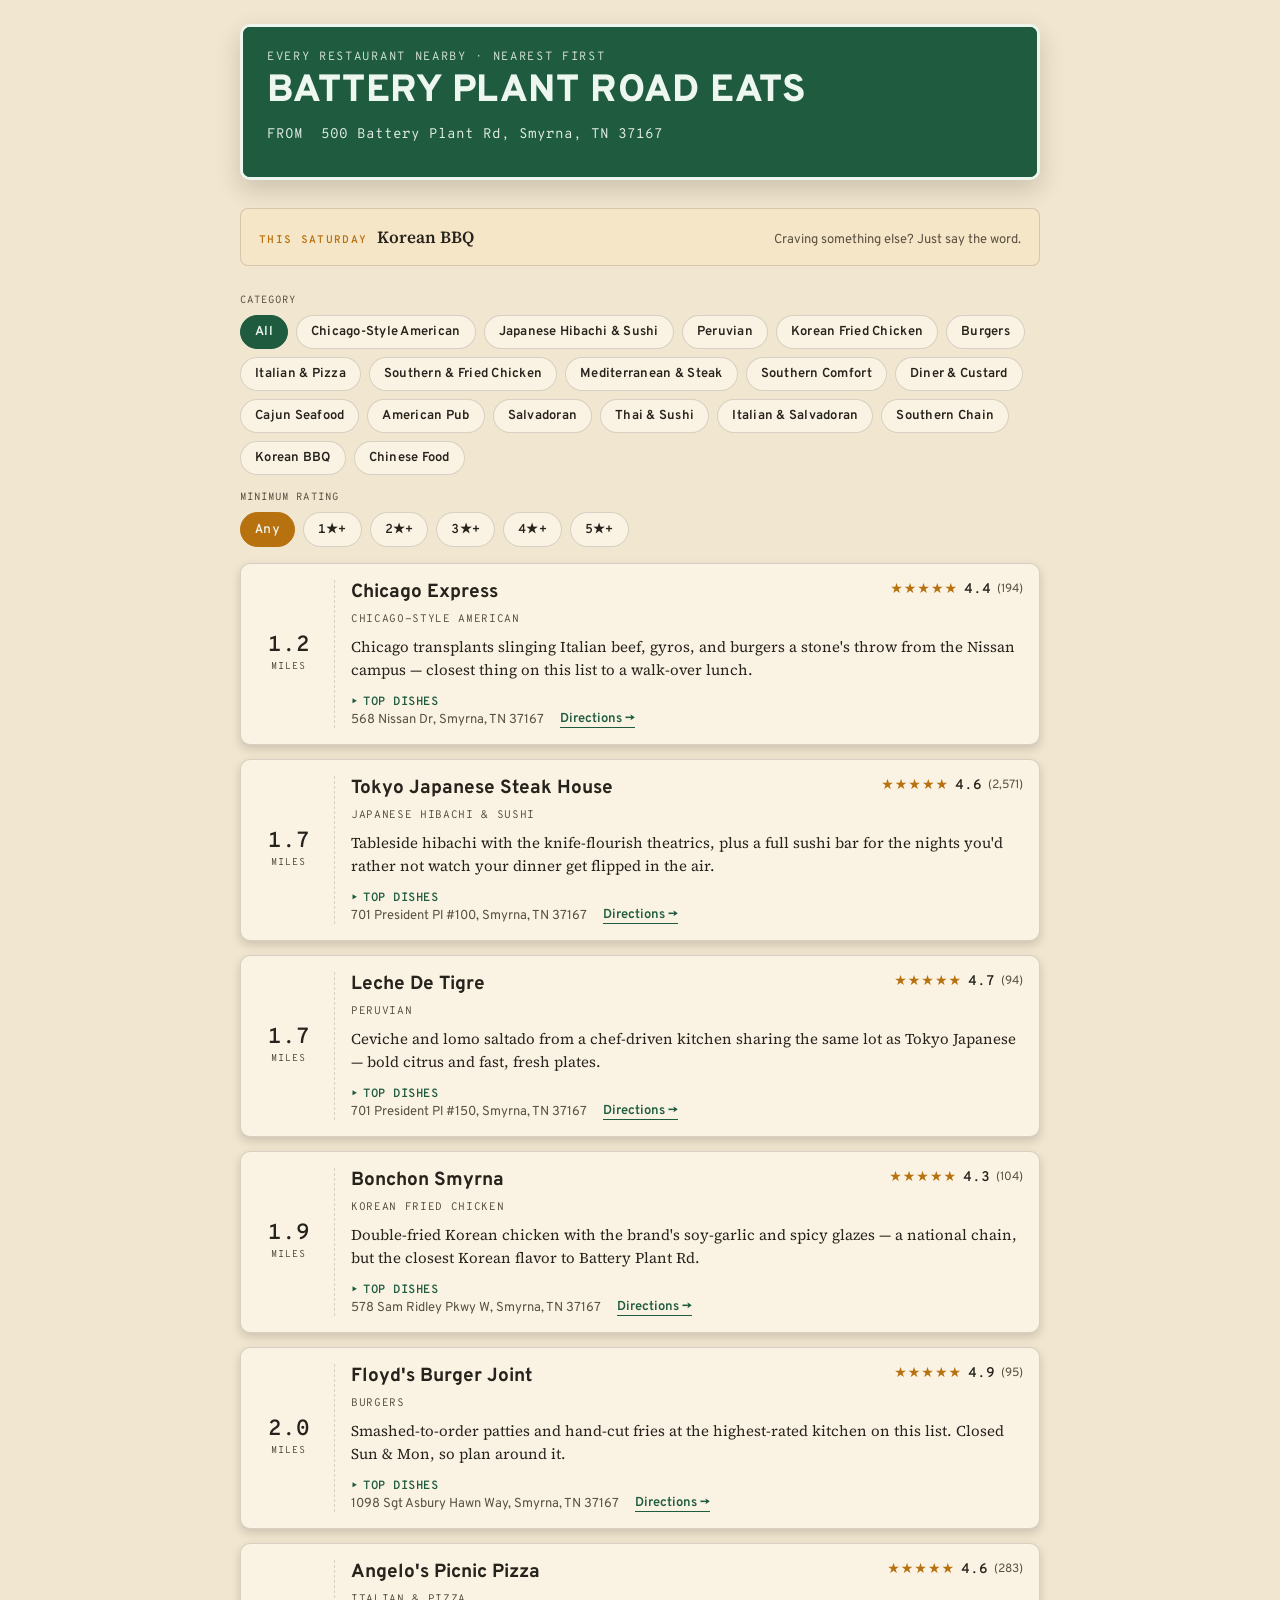
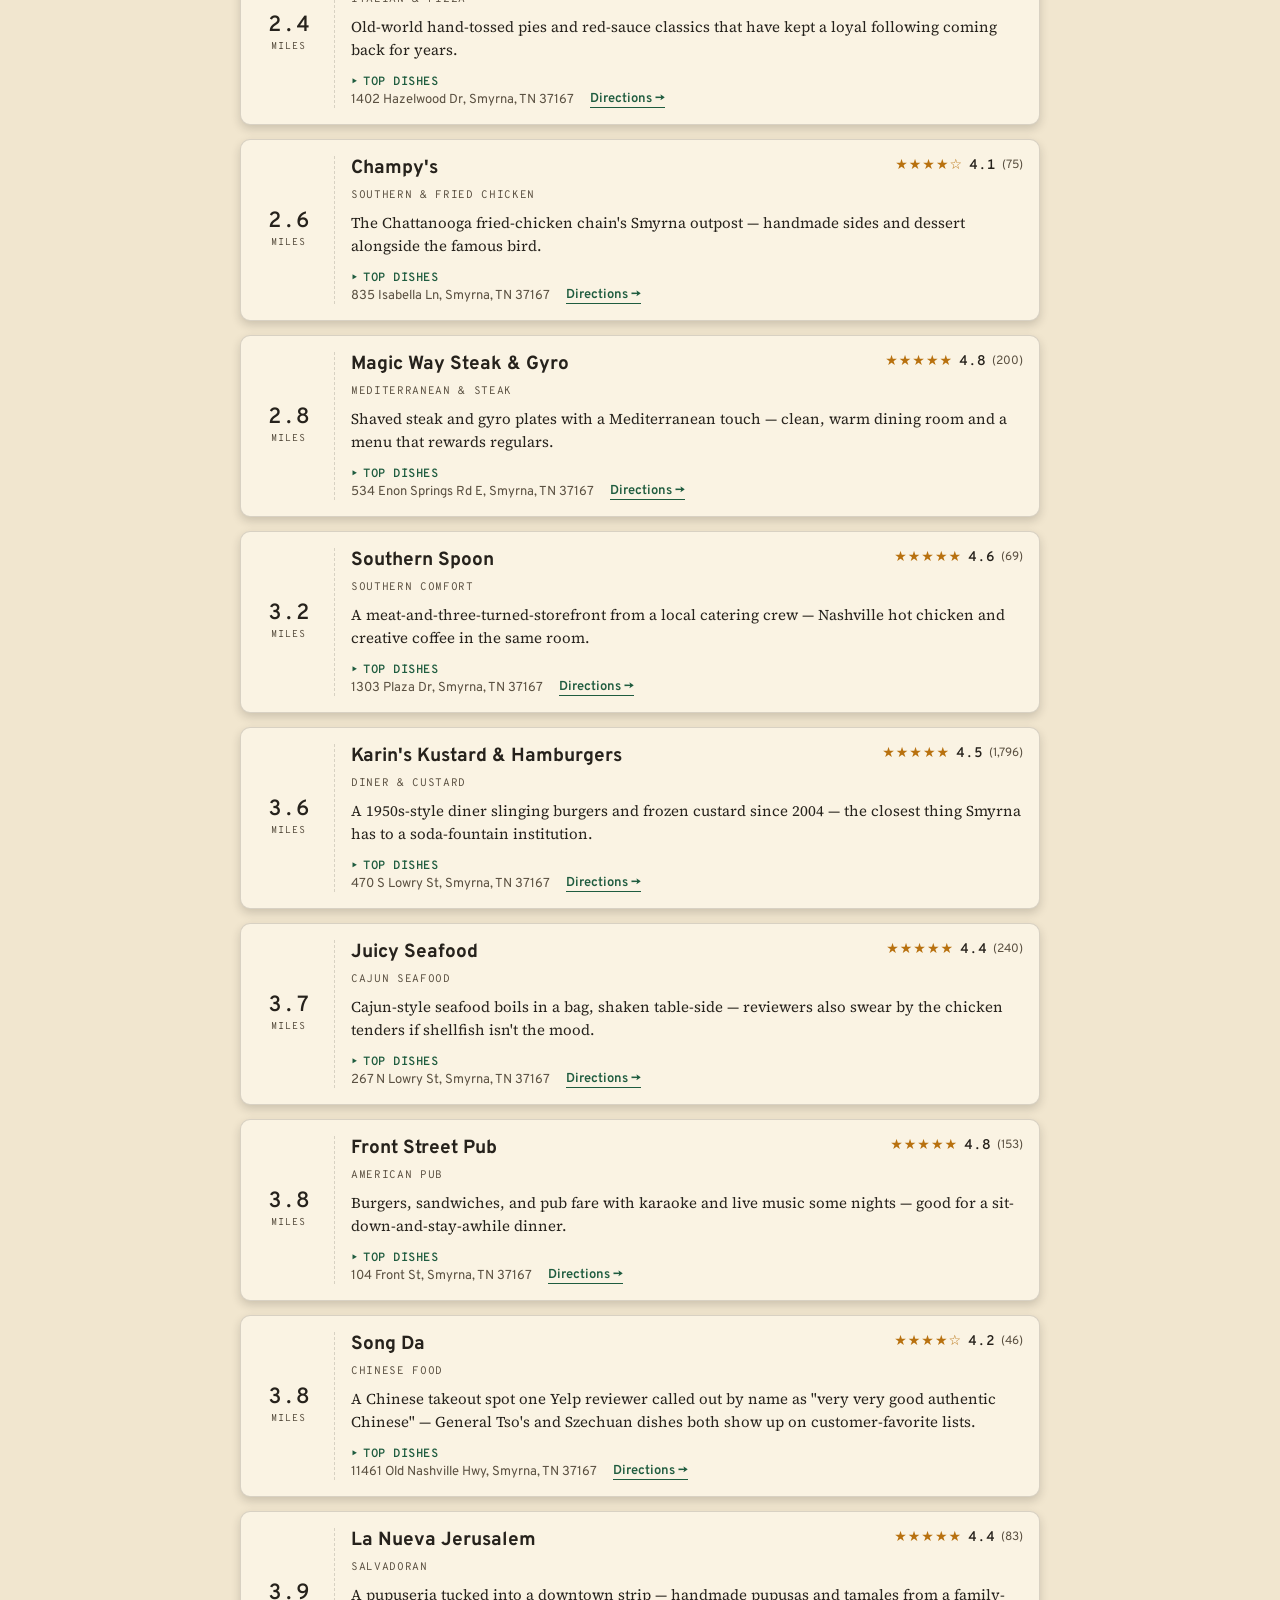
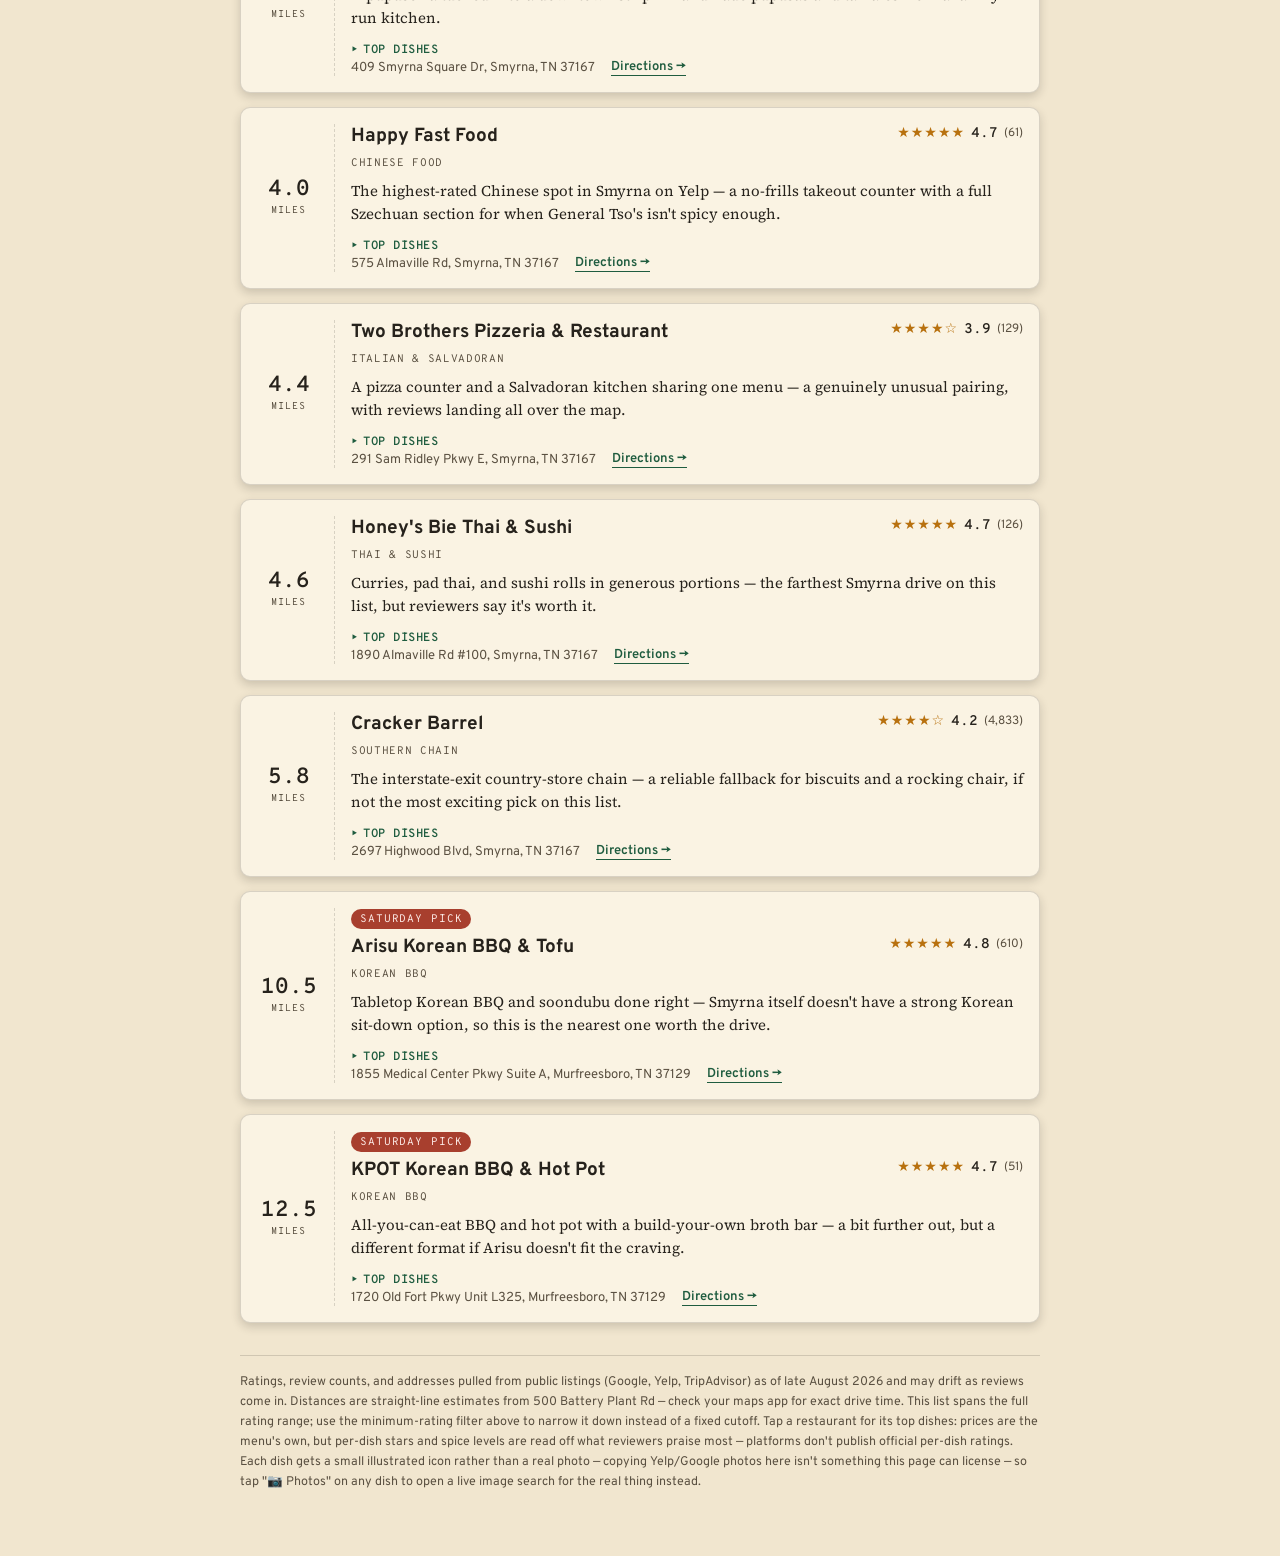
<file: site/index.html>
<!doctype html>
<html lang="en">
<head>
<meta charset="utf-8">
<meta name="viewport" content="width=device-width, initial-scale=1">
<title>Battery Plant Road Eats</title>
<link rel="stylesheet" href="https://fonts.googleapis.com/css2?family=Overpass:wght@400;600;700;800&family=Overpass+Mono:wght@500;600&family=Source+Serif+4:opsz,wght@8..60,400;8..60,500;8..60,600&display=swap">
<style>
  html{color-scheme:light dark;}
  img{max-width:100%;}
  [hidden]{display:none !important;}

  :root{
    --paper:#f1e6cf;
    --paper-raised:#faf3e3;
    --ink:#26221c;
    --ink-soft:#5a5041;
    --line:rgba(38,34,28,0.16);
    --hwy:#1f5c3f;
    --hwy-ink:#eef6f0;
    --amber:#b8710f;
    --amber-soft:#f6e6c8;
    --brick:#a83f2e;
    --brick-ink:#fdece8;
    --shadow:rgba(38,34,28,0.18);
  }
  @media (prefers-color-scheme: dark){
    :root:not([data-theme="light"]){
      --paper:#1a170f;
      --paper-raised:#242018;
      --ink:#efe6d4;
      --ink-soft:#b7ab90;
      --line:rgba(239,230,212,0.16);
      --hwy:#3f9c6c;
      --hwy-ink:#0d1a12;
      --amber:#e8a33f;
      --amber-soft:#3a2f18;
      --brick:#d1614a;
      --brick-ink:#2c1712;
      --shadow:rgba(0,0,0,0.4);
    }
  }
  :root[data-theme="dark"]{
    --paper:#1a170f;
    --paper-raised:#242018;
    --ink:#efe6d4;
    --ink-soft:#b7ab90;
    --line:rgba(239,230,212,0.16);
    --hwy:#3f9c6c;
    --hwy-ink:#0d1a12;
    --amber:#e8a33f;
    --amber-soft:#3a2f18;
    --brick:#d1614a;
    --brick-ink:#2c1712;
    --shadow:rgba(0,0,0,0.4);
  }

  *{box-sizing:border-box;}
  body{
    background:var(--paper);
    color:var(--ink);
    font-family:"Overpass", system-ui, sans-serif;
    margin:0;
  }
  .wrap{
    max-width:840px;
    margin:0 auto;
    padding:0 20px 64px;
  }

  /* ---- Highway sign hero ---- */
  .sign{
    margin:24px 0 28px;
    background:var(--hwy);
    color:var(--hwy-ink);
    border-radius:10px;
    padding:22px 24px 20px;
    box-shadow:0 10px 24px var(--shadow);
    border:3px solid var(--hwy-ink);
    outline:6px solid var(--hwy);
    outline-offset:-9px;
  }
  .sign .eyebrow{
    font-family:"Overpass Mono", monospace;
    font-size:12px;
    letter-spacing:.14em;
    text-transform:uppercase;
    opacity:.85;
    margin:0 0 6px;
  }
  .sign h1{
    font-family:"Overpass", sans-serif;
    font-weight:800;
    font-size:clamp(26px,5vw,38px);
    line-height:1.08;
    margin:0 0 10px;
    text-wrap:balance;
    text-transform:uppercase;
    letter-spacing:.01em;
  }
  .sign .origin{
    font-family:"Overpass Mono", monospace;
    font-size:14px;
    opacity:.92;
  }

  .pick-band{
    margin:0 0 28px;
    padding:16px 18px;
    border-radius:8px;
    background:var(--amber-soft);
    border:1px solid var(--line);
    display:flex;
    align-items:baseline;
    gap:10px;
    flex-wrap:wrap;
  }
  .pick-band .label{
    font-family:"Overpass Mono", monospace;
    font-size:11px;
    letter-spacing:.12em;
    text-transform:uppercase;
    color:var(--amber);
    font-weight:600;
  }
  .pick-band .value{
    font-family:"Source Serif 4", serif;
    font-size:17px;
    font-weight:600;
  }
  .pick-band .hint{
    font-size:13px;
    color:var(--ink-soft);
    margin-left:auto;
  }

  /* ---- Filters ---- */
  .filter-group{ margin:0 0 16px; }
  .filter-label{
    display:block;
    font-family:"Overpass Mono", monospace;
    font-size:10.5px;
    letter-spacing:.1em;
    text-transform:uppercase;
    color:var(--ink-soft);
    margin:0 0 8px;
  }
  .filters{
    display:flex;
    flex-wrap:wrap;
    gap:8px;
  }
  .filters button{
    font-family:"Overpass", sans-serif;
    font-weight:600;
    font-size:13px;
    letter-spacing:.02em;
    padding:8px 14px;
    border-radius:999px;
    border:1px solid var(--line);
    background:var(--paper-raised);
    color:var(--ink);
    cursor:pointer;
  }
  .filters button:hover{ border-color:var(--hwy); }
  .filters button:focus-visible{ outline:2px solid var(--hwy); outline-offset:2px; }
  .filters button.active{
    background:var(--hwy);
    border-color:var(--hwy);
    color:var(--hwy-ink);
  }
  .star-filter .star-btn{
    font-family:"Overpass Mono", monospace;
    font-variant-numeric:tabular-nums;
  }
  .star-filter .star-btn.active{
    background:var(--amber);
    border-color:var(--amber);
    color:var(--hwy-ink);
  }
  .empty{
    font-family:"Source Serif 4", serif;
    font-size:15px;
    color:var(--ink-soft);
    background:var(--paper-raised);
    border:1px dashed var(--line);
    border-radius:10px;
    padding:20px;
    text-align:center;
  }

  /* ---- List ---- */
  .list{
    display:flex;
    flex-direction:column;
    gap:14px;
  }
  .card{
    display:grid;
    grid-template-columns:78px 1fr;
    gap:16px;
    background:var(--paper-raised);
    border:1px solid var(--line);
    border-radius:10px;
    padding:16px;
    box-shadow:0 4px 10px var(--shadow);
  }
  .marker{
    display:flex;
    flex-direction:column;
    align-items:center;
    justify-content:center;
    text-align:center;
    border-right:1px dashed var(--line);
    padding-right:14px;
  }
  .marker .mi{
    font-family:"Overpass Mono", monospace;
    font-weight:600;
    font-size:22px;
    line-height:1;
    font-variant-numeric:tabular-nums;
  }
  .marker .unit{
    font-family:"Overpass Mono", monospace;
    font-size:10px;
    letter-spacing:.1em;
    text-transform:uppercase;
    color:var(--ink-soft);
    margin-top:3px;
  }
  .card-body{ min-width:0; }
  .card-top{
    display:flex;
    align-items:flex-start;
    justify-content:space-between;
    gap:10px;
    flex-wrap:wrap;
  }
  .card h3{
    font-family:"Overpass", sans-serif;
    font-weight:700;
    font-size:19px;
    margin:0 0 4px;
  }
  .tag{
    display:inline-block;
    font-family:"Overpass Mono", monospace;
    font-size:11px;
    letter-spacing:.06em;
    text-transform:uppercase;
    color:var(--ink-soft);
  }
  .rating{
    display:flex;
    align-items:center;
    gap:6px;
    white-space:nowrap;
  }
  .stars{ color:var(--amber); letter-spacing:1px; font-size:14px; }
  .rating .num{
    font-family:"Overpass Mono", monospace;
    font-weight:600;
    font-size:14px;
  }
  .rating .count{
    font-size:12px;
    color:var(--ink-soft);
  }
  .blurb{
    font-family:"Source Serif 4", serif;
    font-size:15px;
    line-height:1.5;
    color:var(--ink);
    margin:8px 0 10px;
  }
  .meta{
    display:flex;
    flex-wrap:wrap;
    gap:10px 16px;
    align-items:center;
    font-size:13px;
    color:var(--ink-soft);
  }
  .meta a{
    color:var(--hwy);
    text-decoration:none;
    font-weight:600;
    border-bottom:1px solid currentColor;
  }
  .card-toggle{
    display:block;
    width:100%;
    background:none;
    border:none;
    padding:0;
    margin:0;
    text-align:left;
    font:inherit;
    color:inherit;
    cursor:pointer;
  }
  .card-toggle:focus-visible{ outline:2px solid var(--hwy); outline-offset:3px; border-radius:4px; }
  .dishes-cta{
    display:inline-flex;
    align-items:center;
    gap:5px;
    font-family:"Overpass Mono", monospace;
    font-size:12px;
    font-weight:600;
    letter-spacing:.04em;
    text-transform:uppercase;
    color:var(--hwy);
  }
  .chevron{ display:inline-block; transition:transform .15s ease; }
  .card-toggle[aria-expanded="true"] .chevron{ transform:rotate(90deg); }

  .dishes-panel{
    margin-top:12px;
    padding-top:12px;
    border-top:1px dashed var(--line);
    display:flex;
    flex-direction:column;
    gap:8px;
  }
  .dishes-note{
    font-family:"Overpass Mono", monospace;
    font-size:10.5px;
    letter-spacing:.08em;
    text-transform:uppercase;
    color:var(--ink-soft);
    margin:0 0 2px;
  }
  .dish-row{
    display:flex;
    align-items:center;
    gap:12px;
    background:var(--paper);
    border:1px solid var(--line);
    border-radius:8px;
    padding:8px 10px;
  }
  .dish-icon{ flex-shrink:0; line-height:0; }
  .dish-icon .ln{ stroke:var(--ink); stroke-width:1.6; fill:none; stroke-linecap:round; stroke-linejoin:round; }
  .dish-icon .ln.thin{ stroke-width:1.1; }
  .dish-icon .fill-a{ fill:var(--amber-soft); }
  .dish-icon .fill-b{ fill:var(--brick); stroke:none; }
  .dish-icon .fill-c{ fill:var(--hwy); stroke:none; }
  .dish-info{ min-width:0; flex:1; }
  .dish-top{
    display:flex;
    justify-content:space-between;
    align-items:baseline;
    gap:8px;
    flex-wrap:wrap;
  }
  .dish-name{
    font-family:"Overpass", sans-serif;
    font-weight:700;
    font-size:14px;
  }
  .dish-price{
    font-family:"Overpass Mono", monospace;
    font-weight:600;
    font-size:12.5px;
    color:var(--ink-soft);
    white-space:nowrap;
  }
  .dish-meta{
    display:flex;
    align-items:center;
    gap:14px;
    flex-wrap:wrap;
    margin-top:3px;
  }
  .dish-meta .stars{ font-size:12px; }
  .dish-meta .num{ font-size:12px; }
  .dish-meta .count{ font-size:11px; }
  .spice{
    display:inline-flex;
    align-items:center;
    gap:4px;
    font-family:"Overpass Mono", monospace;
    font-size:11.5px;
    color:var(--ink-soft);
  }
  .spice.none{ opacity:.7; }
  .peppers{ font-size:12px; letter-spacing:1px; }
  .photo-link{
    font-family:"Overpass Mono", monospace;
    font-size:11.5px;
    font-weight:600;
    color:var(--hwy);
    text-decoration:none;
    border-bottom:1px solid currentColor;
    white-space:nowrap;
  }

  .featured-badge{
    display:inline-flex;
    align-items:center;
    gap:6px;
    font-family:"Overpass Mono", monospace;
    font-size:11px;
    letter-spacing:.08em;
    text-transform:uppercase;
    color:var(--brick-ink);
    background:var(--brick);
    padding:3px 9px;
    border-radius:999px;
    margin-bottom:6px;
  }

  footer{
    margin-top:32px;
    padding-top:16px;
    border-top:1px solid var(--line);
    font-size:12.5px;
    color:var(--ink-soft);
    line-height:1.6;
  }

  @media (max-width:480px){
    .card{ grid-template-columns:60px 1fr; padding:14px; }
    .marker .mi{ font-size:18px; }
  }
</style>
</head>
<body>

<div class="wrap">
  <div class="sign">
    <p class="eyebrow">Every restaurant nearby · nearest first</p>
    <h1>Battery Plant Road Eats</h1>
    <p class="origin">FROM &nbsp;500 Battery Plant Rd, Smyrna, TN 37167</p>
  </div>

  <div class="pick-band" id="pickBand">
    <span class="label">This Saturday</span>
    <span class="value" id="pickValue">No craving on the books yet</span>
    <span class="hint">Send a message with a category any Saturday to pin it here</span>
  </div>

  <div class="filter-group">
    <span class="filter-label">Category</span>
    <div class="filters" id="filters"></div>
  </div>
  <div class="filter-group">
    <span class="filter-label">Minimum rating</span>
    <div class="filters star-filter" id="starFilter"></div>
  </div>
  <div class="list" id="list"></div>

  <footer>
    Ratings, review counts, and addresses pulled from public listings (Google, Yelp, TripAdvisor) as of late August 2026 and may drift as reviews come in.
    Distances are straight-line estimates from 500 Battery Plant Rd — check your maps app for exact drive time. This list spans the full rating range; use the minimum-rating filter above to narrow it down instead of a fixed cutoff.
    Tap a restaurant for its top dishes: prices are the menu's own, but per-dish stars and spice levels are read off what reviewers praise most — platforms don't publish official per-dish ratings. Each dish gets a small illustrated icon rather than a real photo — copying Yelp/Google photos here isn't something this page can license — so tap "📷 Photos" on any dish to open a live image search for the real thing instead.
  </footer>
</div>

<script src="data.js"></script>
<script src="app.js"></script>
</body>
</html>
</file>
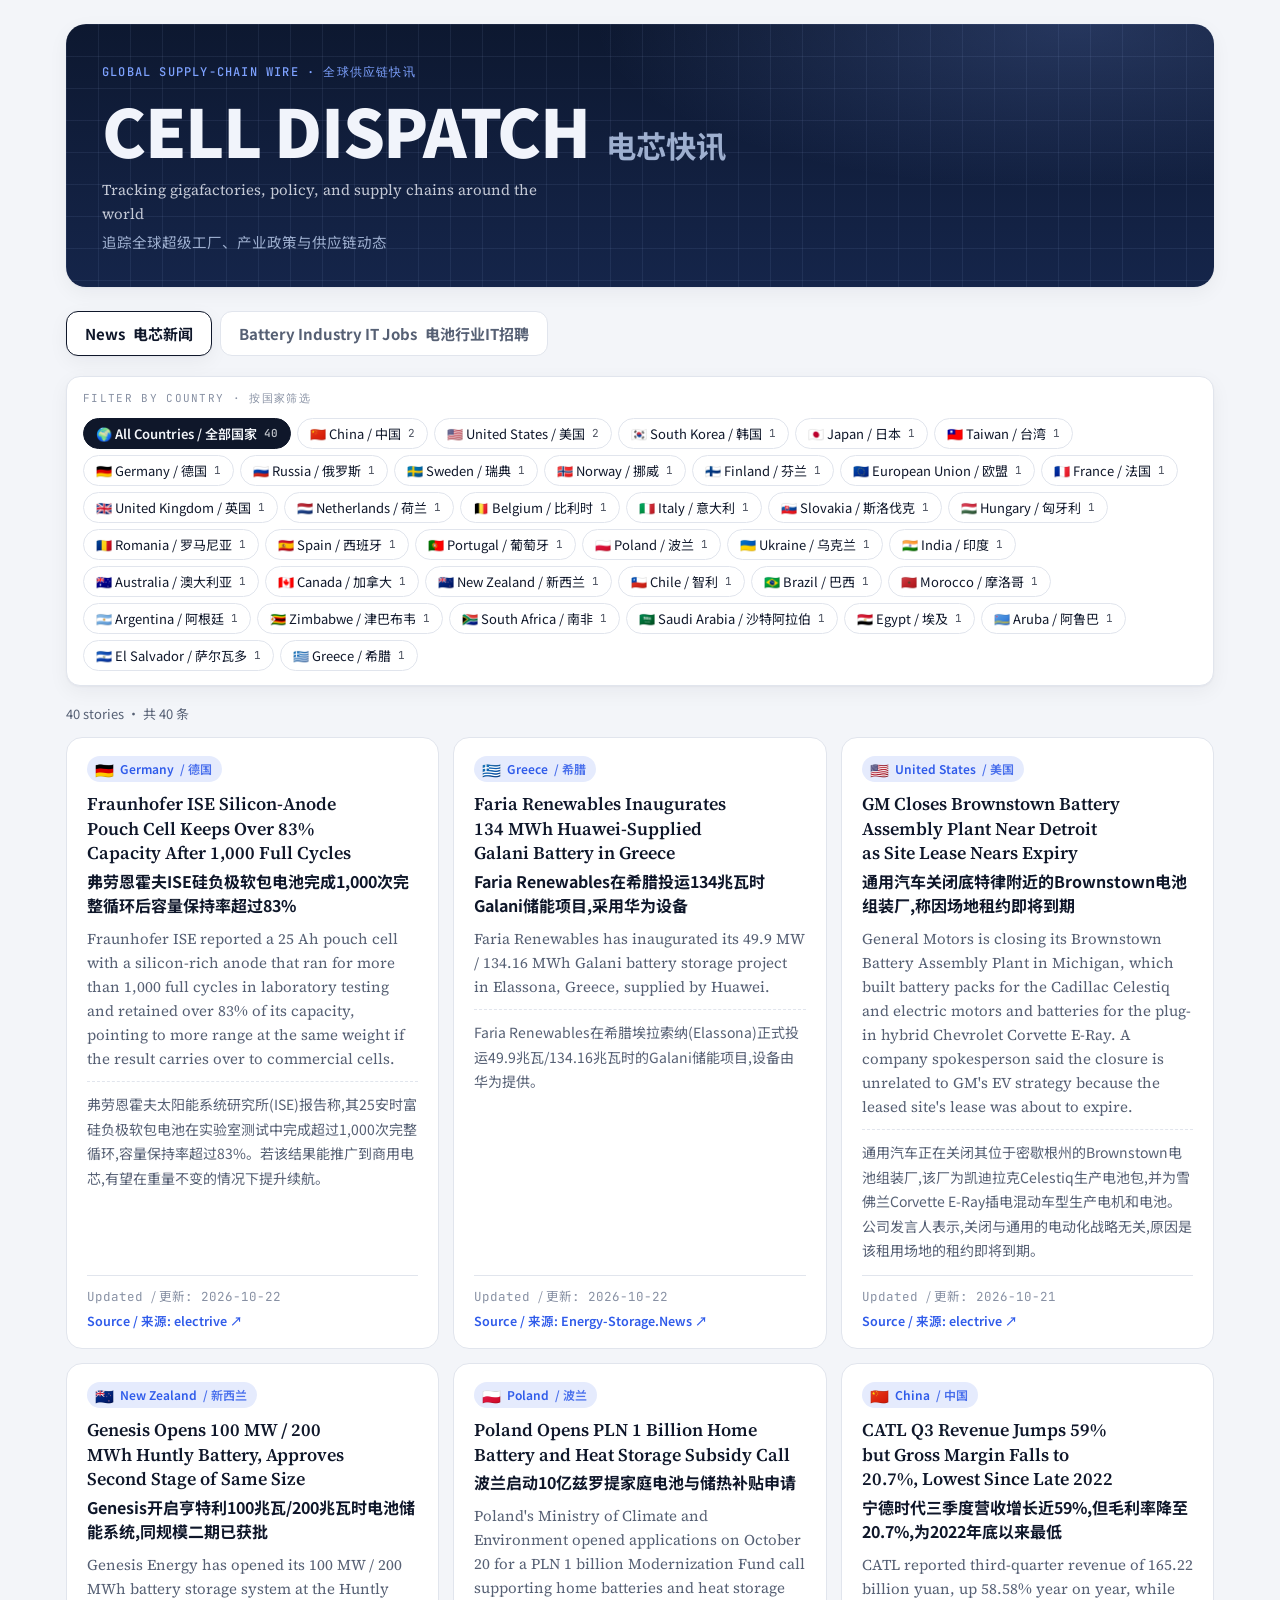
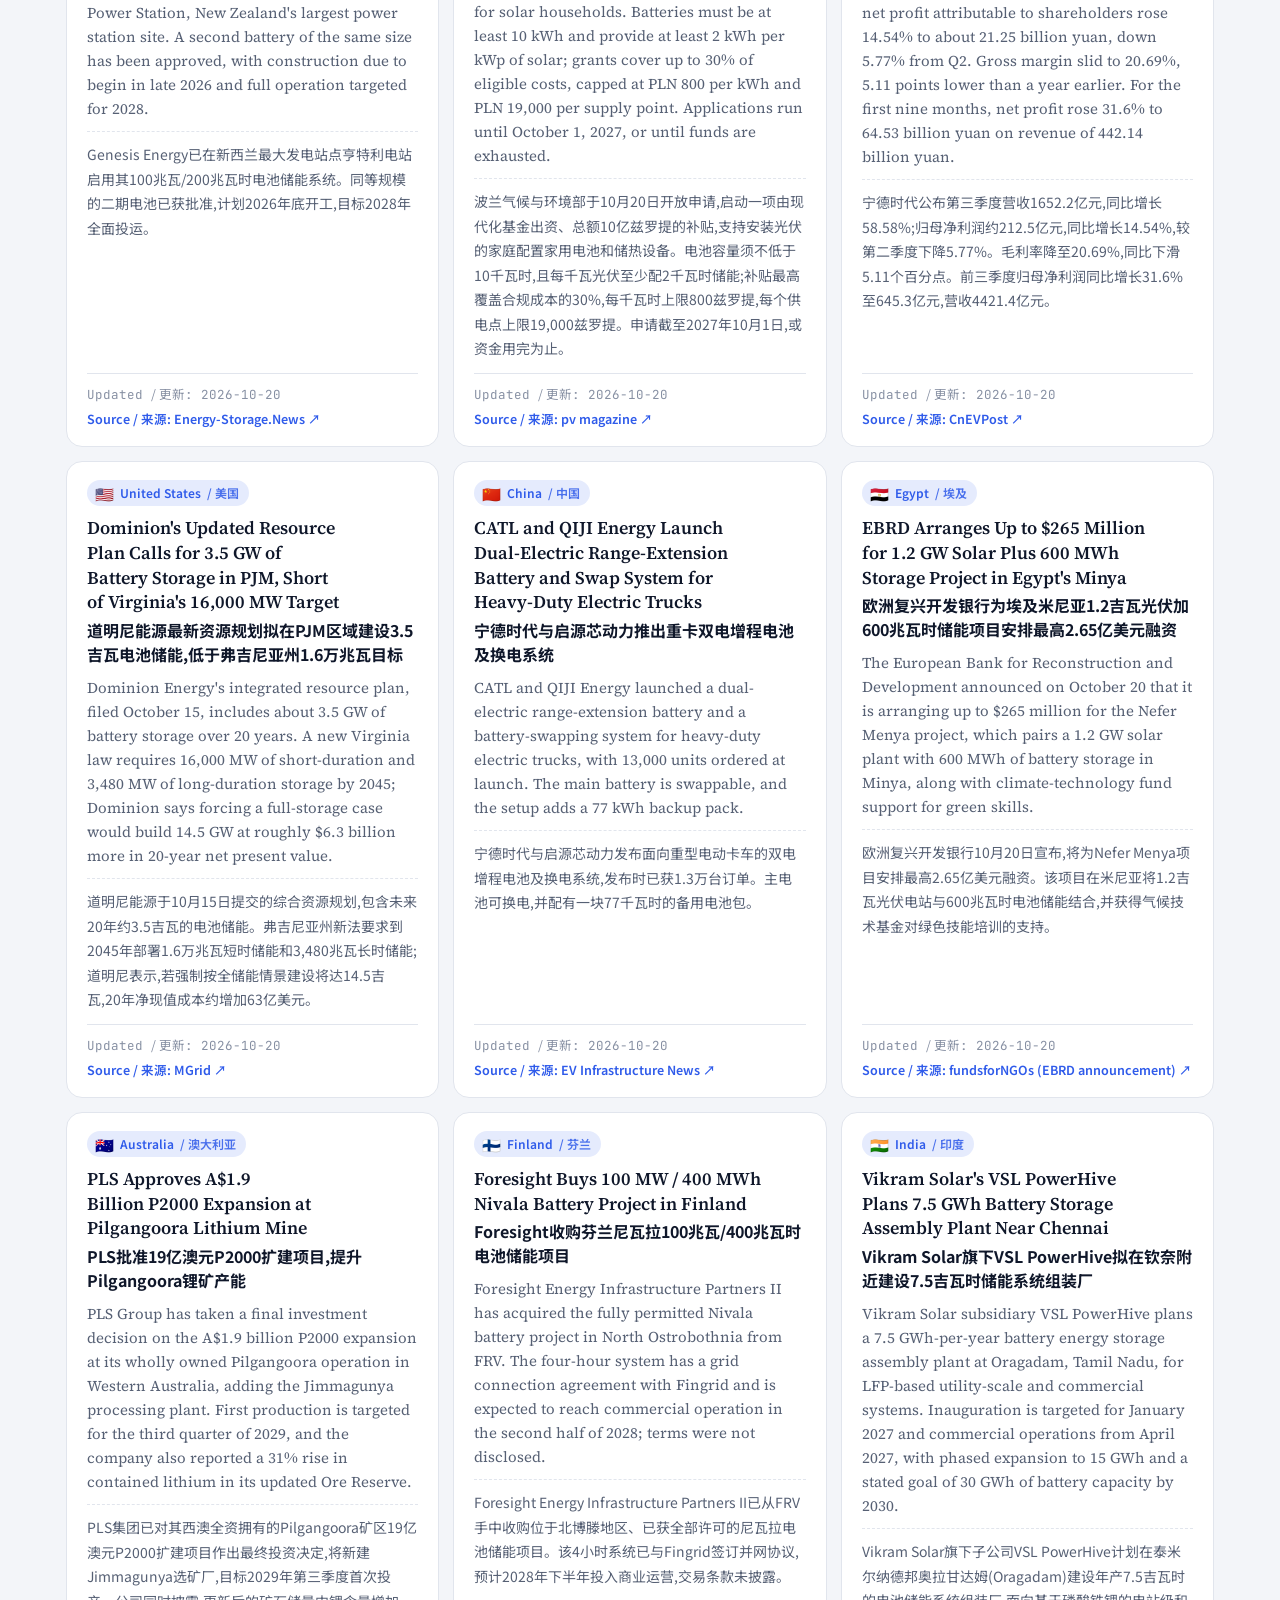
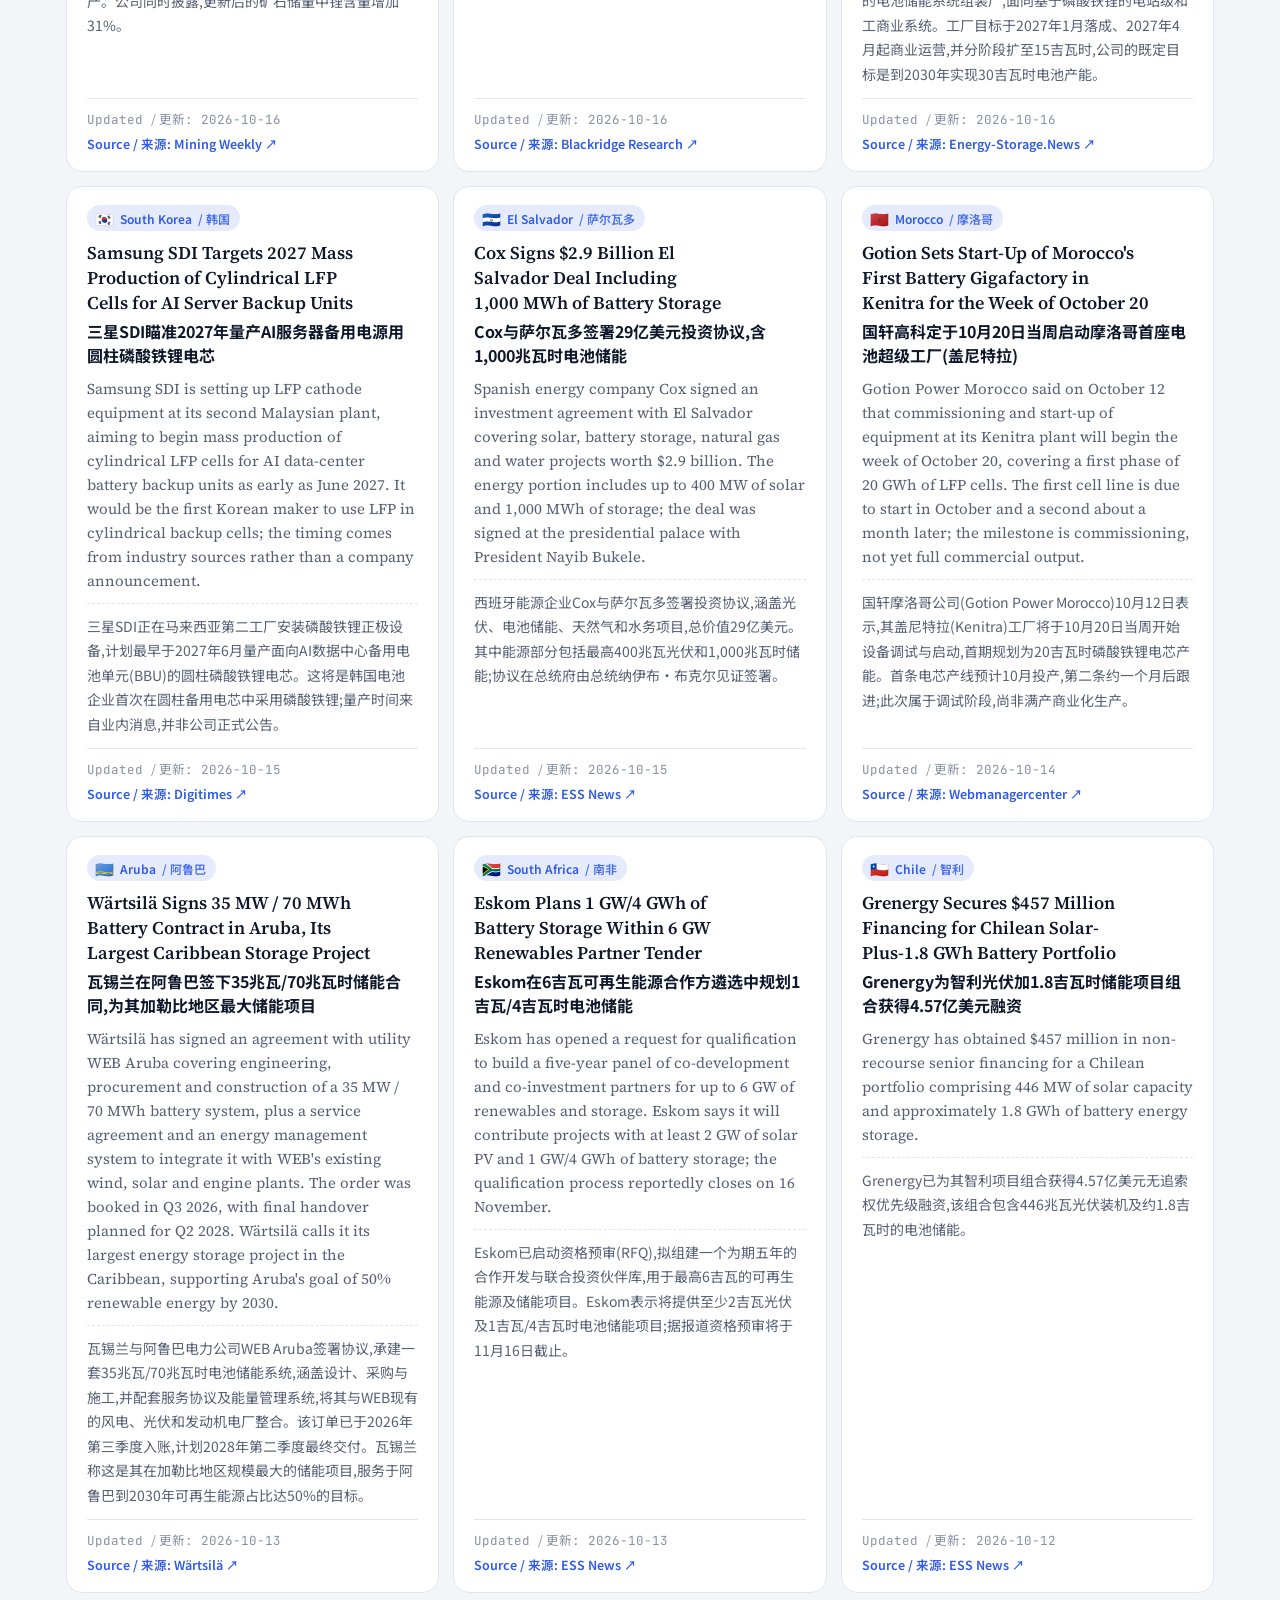
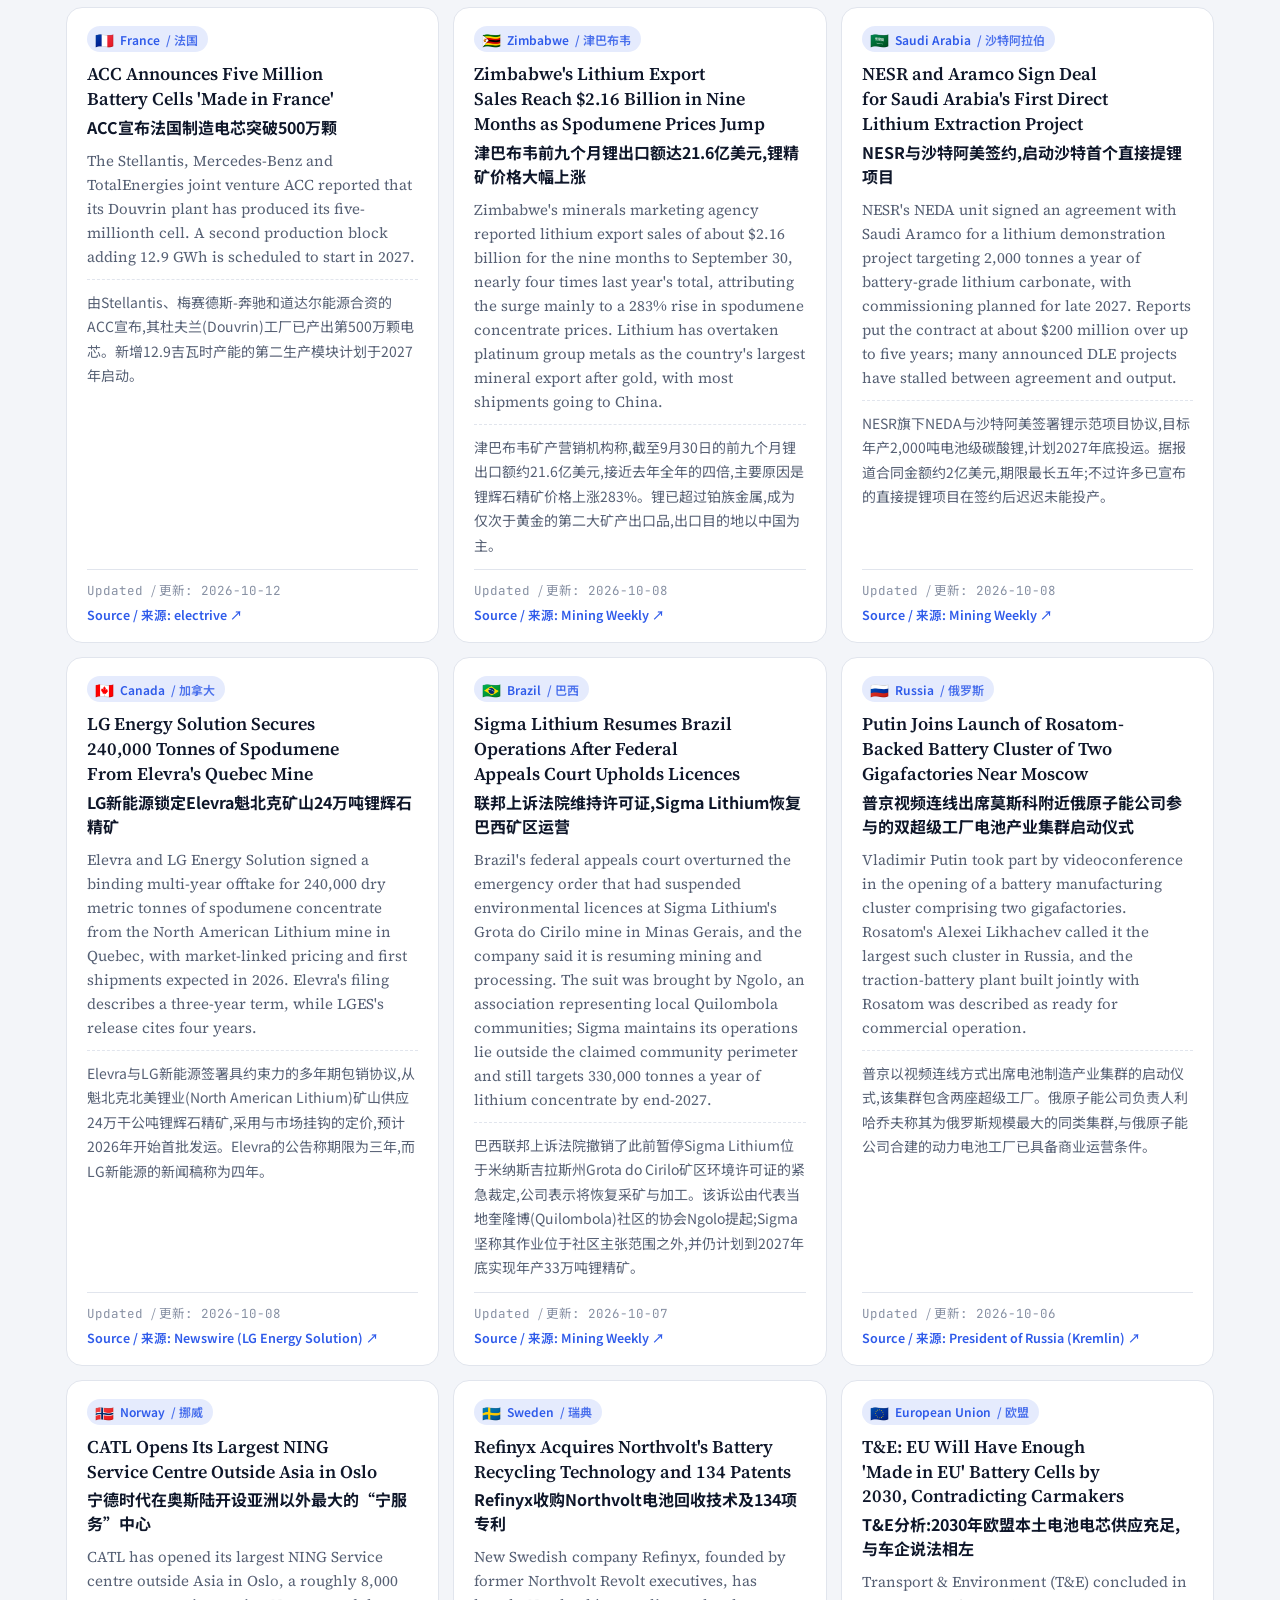
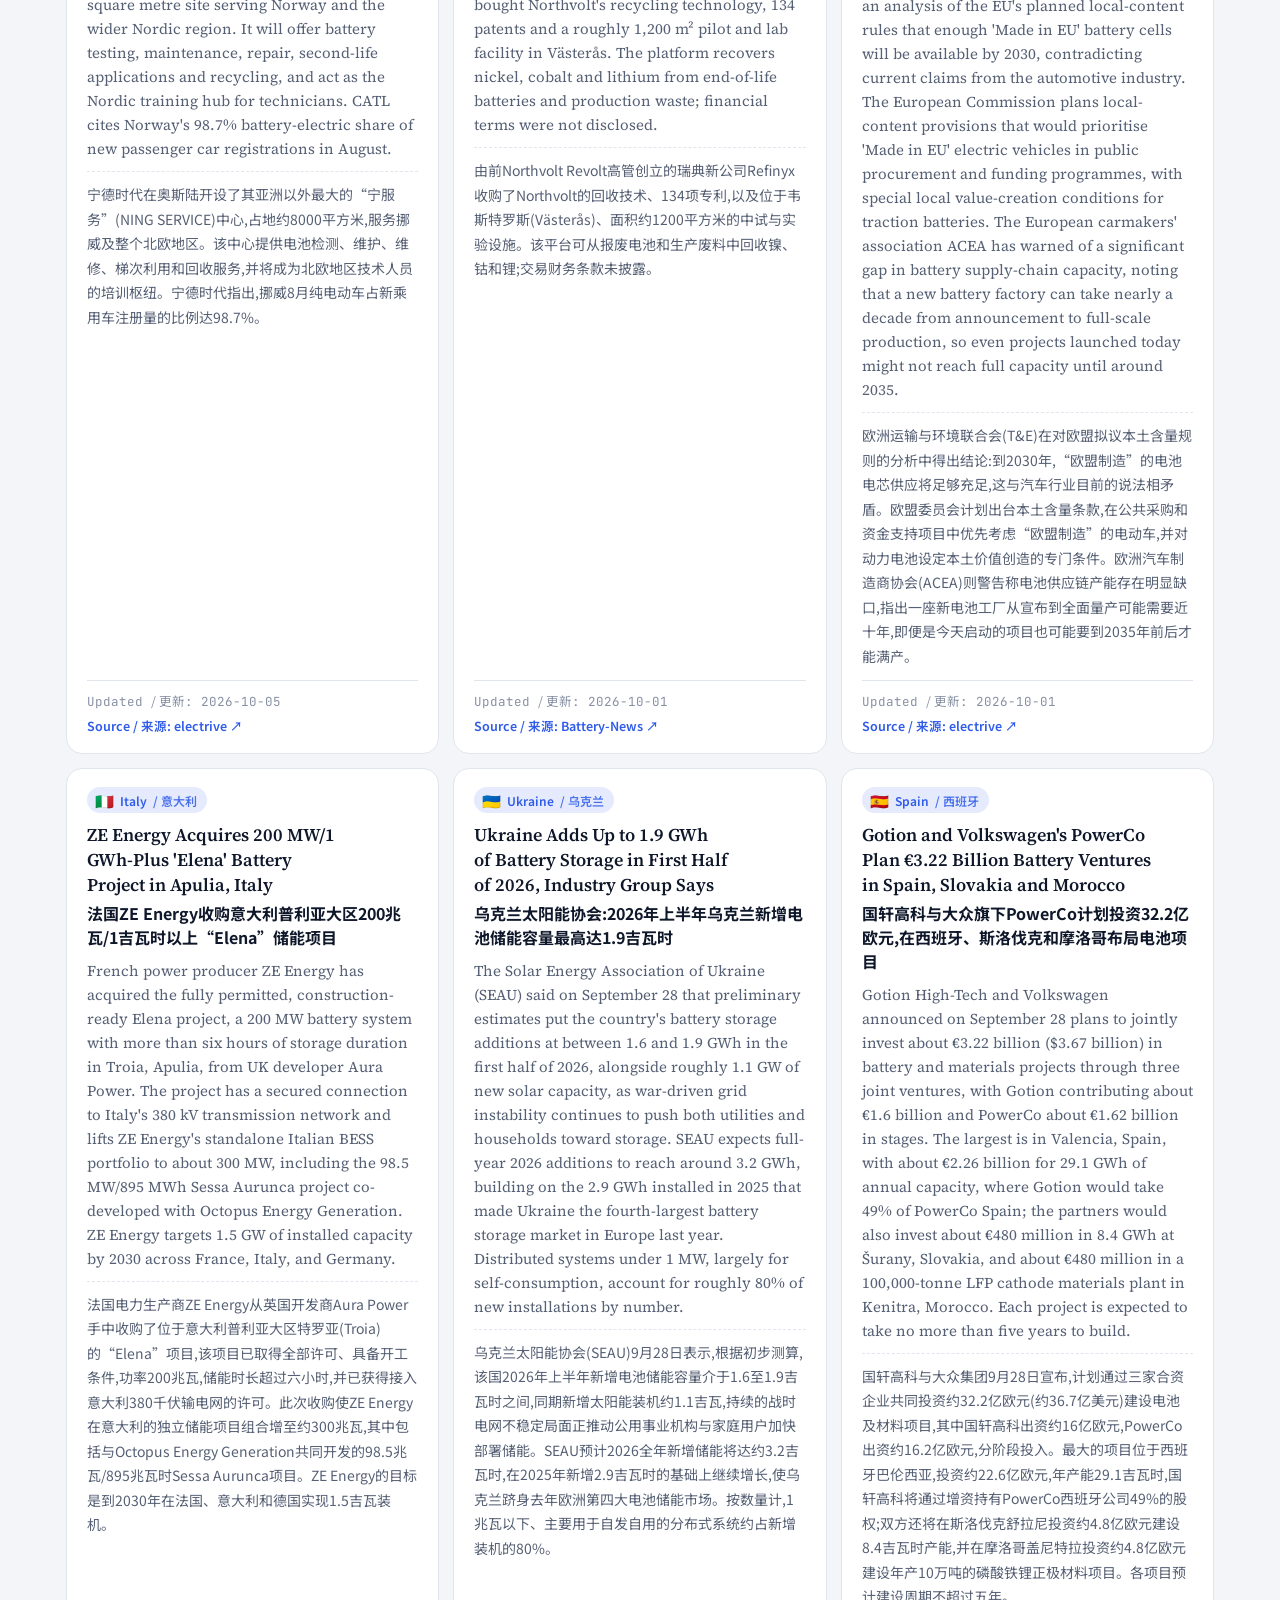
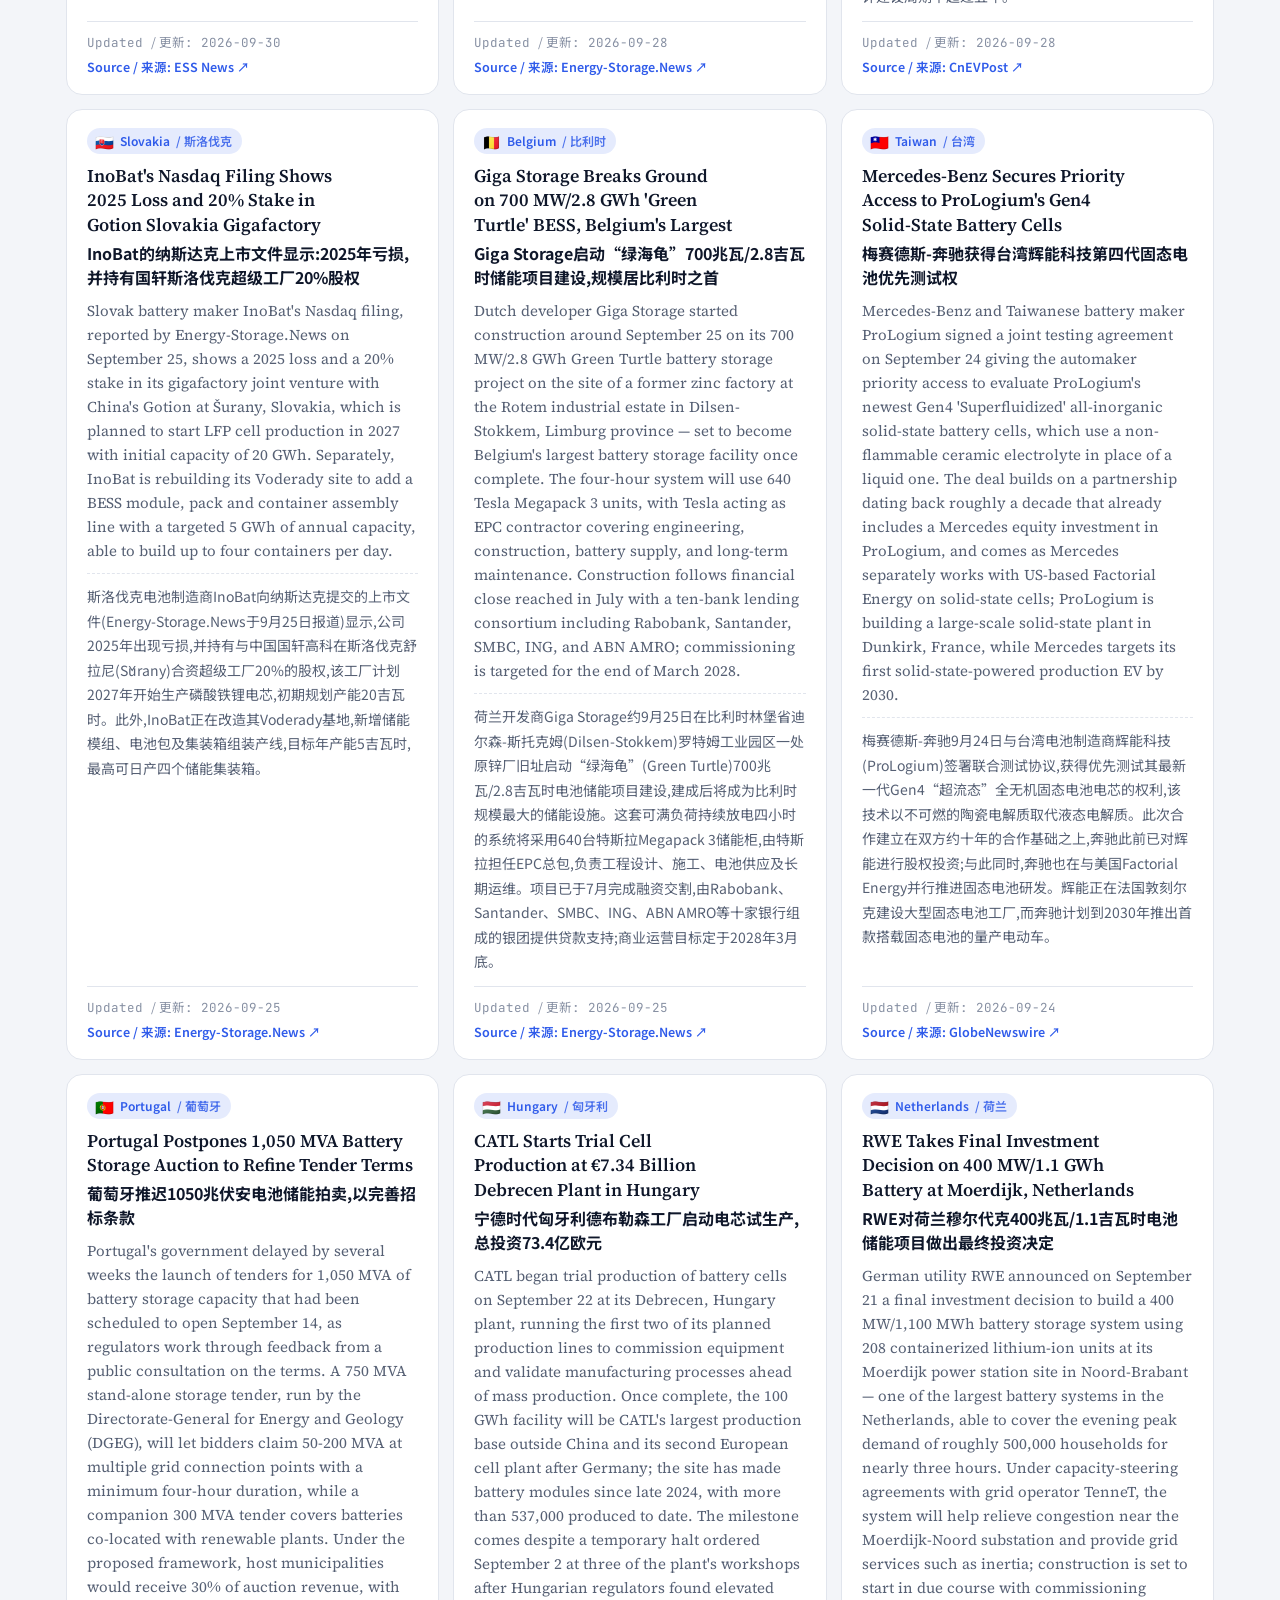
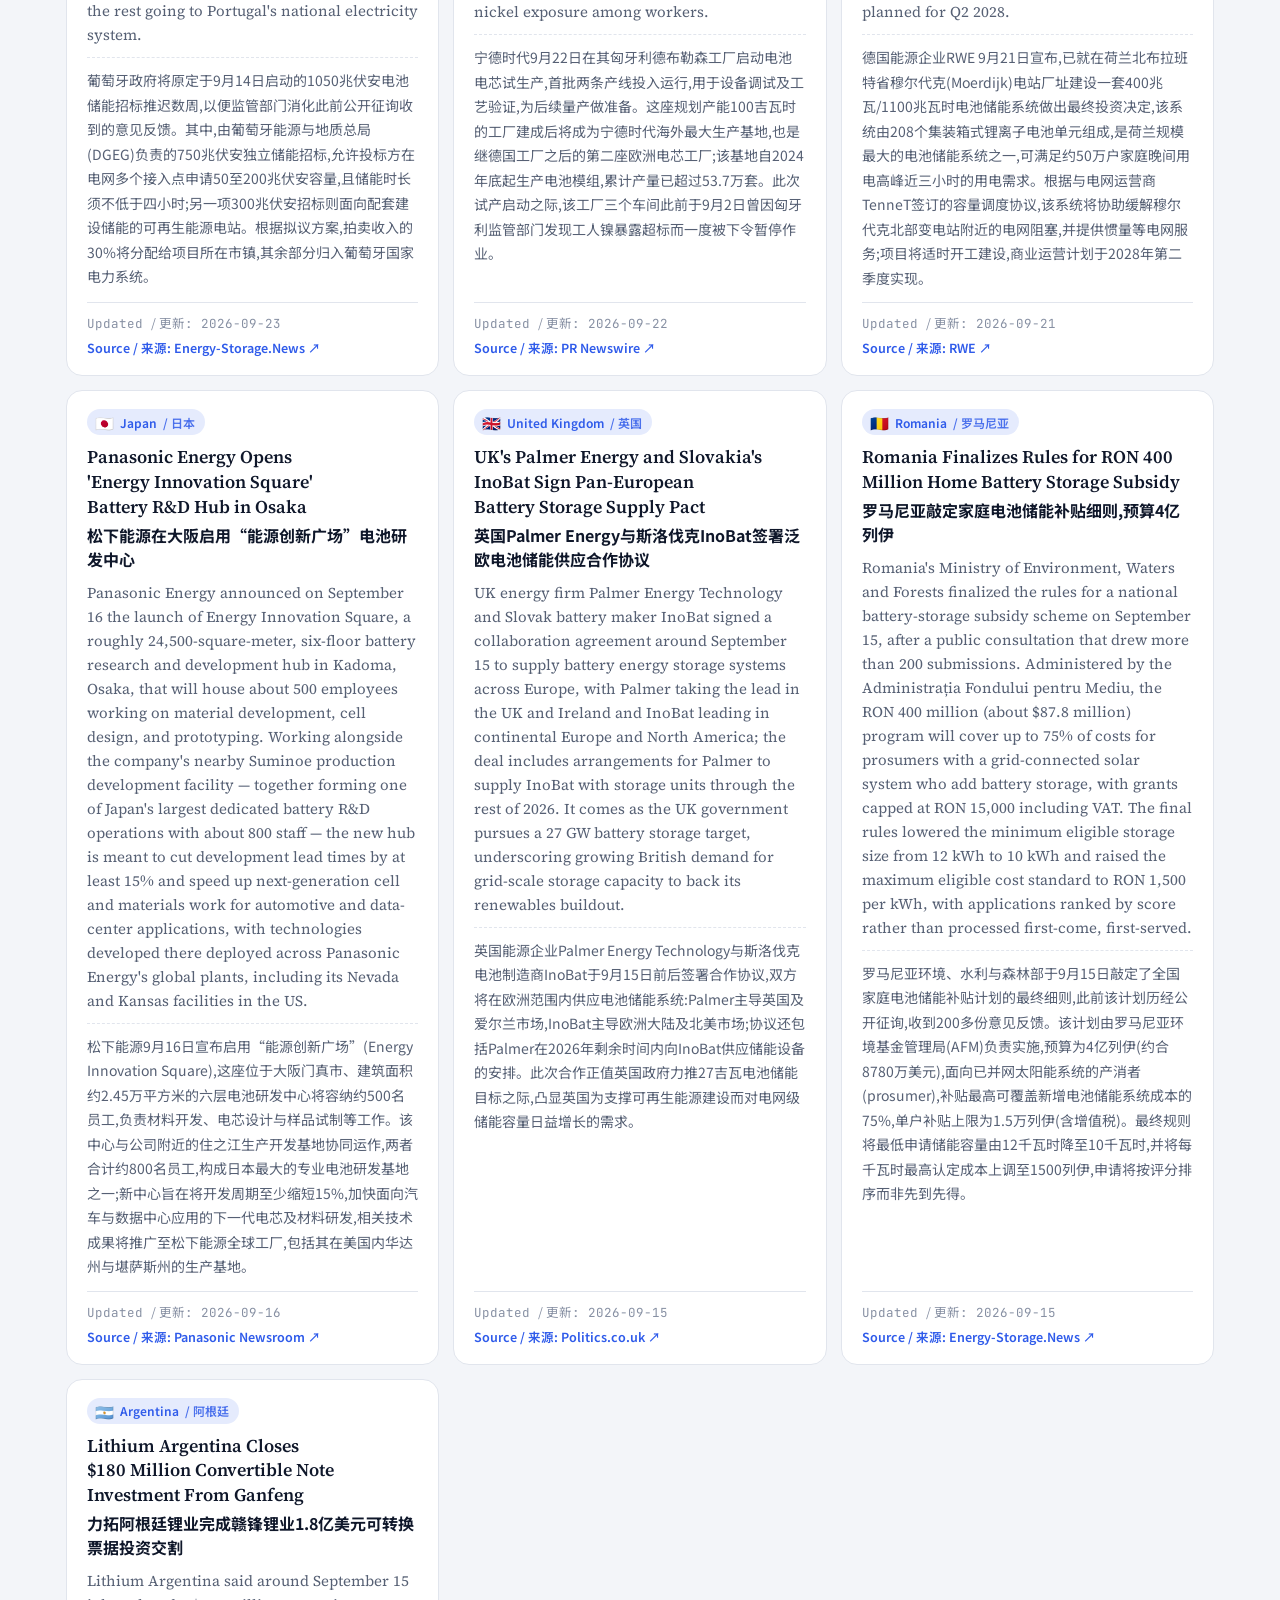
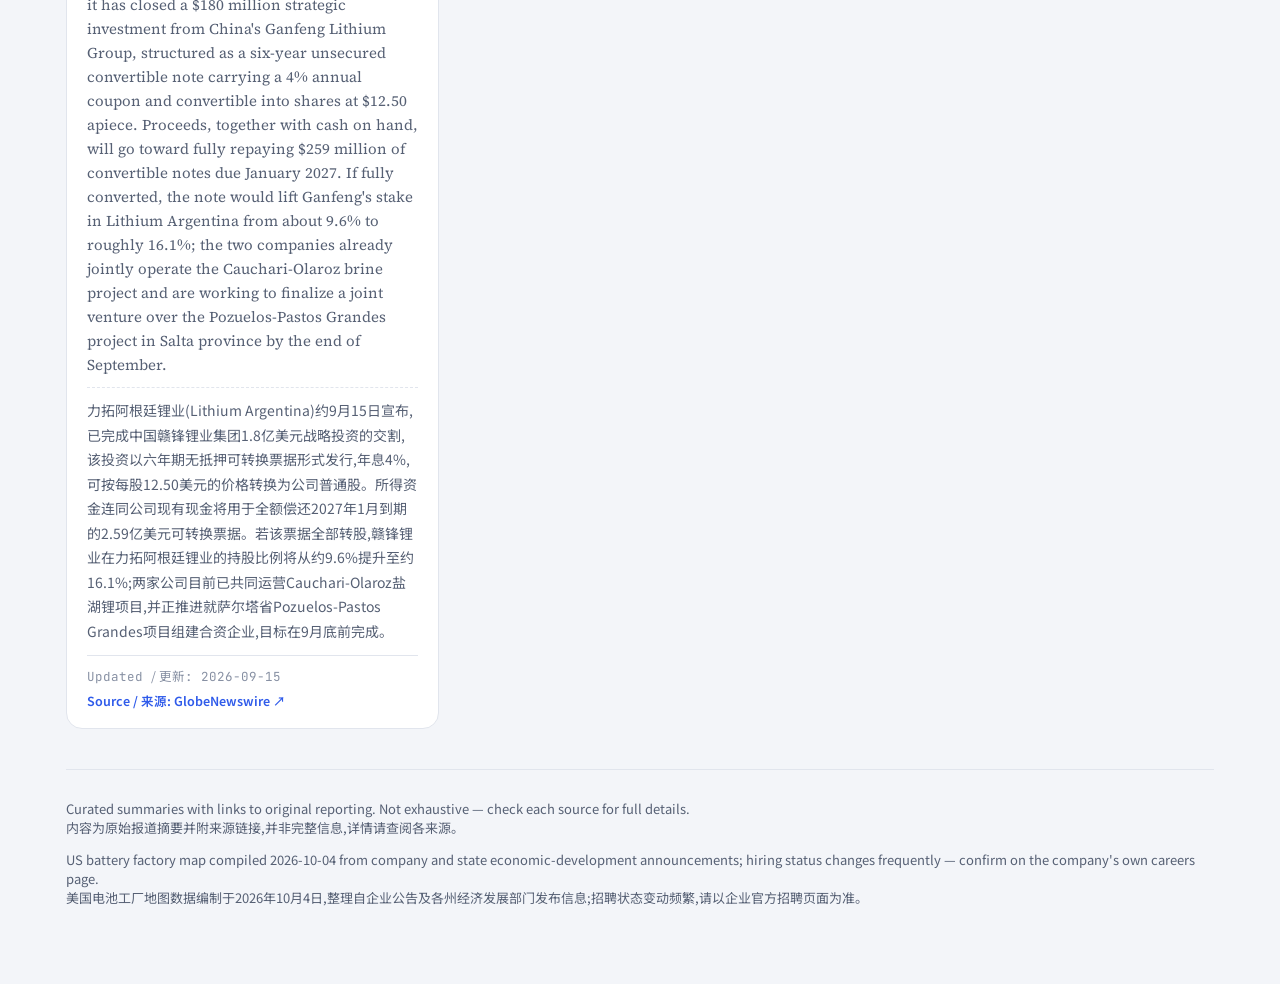
<file: ai-news/battery.html>
<!doctype html>
<html lang="en">
<head>
  <meta name="ai-desk-synced" content="2026-10-24">
  <base target="_blank">
  <meta charset="UTF-8" />
  <meta name="viewport" content="width=device-width, initial-scale=1.0" />
  <title>Cell Dispatch</title>
  <link rel="preconnect" href="https://fonts.googleapis.com">
  <link rel="stylesheet" href="https://fonts.googleapis.com/css2?family=Big+Shoulders+Display:wght@600;700;800&family=IBM+Plex+Sans:wght@400;500;600&family=IBM+Plex+Mono:wght@400;500&family=Noto+Sans+SC:wght@400;500;700&display=swap">
  <style>
:root {
  --bg: #f5f1e9;
  --surface: #ffffff;
  --surface-2: #efe7d8;
  --border: #ddd0b7;
  --text: #241f18;
  --text-dim: #6e6353;
  --accent: #a84e1e;
  --accent-ink: #ffffff;
  --accent-2: #2b5d84;
  --chip-bg: #eee3cd;
  --good: #2f7a4f;
  --soon: #8a6d1b;
  --shadow: 0 1px 2px rgba(40, 30, 10, 0.06);
}

@media (prefers-color-scheme: dark) {
  :root:not([data-theme="light"]) {
    --bg: #16130e;
    --surface: #201a12;
    --surface-2: #291f14;
    --border: #3c3020;
    --text: #f3ecdd;
    --text-dim: #ab9c81;
    --accent: #e18644;
    --accent-ink: #1a1006;
    --accent-2: #7bacd6;
    --chip-bg: #2a2013;
    --good: #5fbd82;
    --soon: #d9b23c;
    --shadow: 0 1px 2px rgba(0, 0, 0, 0.35);
  }
}

:root[data-theme="dark"] {
  --bg: #16130e;
  --surface: #201a12;
  --surface-2: #291f14;
  --border: #3c3020;
  --text: #f3ecdd;
  --text-dim: #ab9c81;
  --accent: #e18644;
  --accent-ink: #1a1006;
  --accent-2: #7bacd6;
  --chip-bg: #2a2013;
  --good: #5fbd82;
  --soon: #d9b23c;
  --shadow: 0 1px 2px rgba(0, 0, 0, 0.35);
}

* { box-sizing: border-box; }

html, body {
  margin: 0;
  padding: 0;
}

body {
  background: var(--bg);
  color: var(--text);
  font-family: "IBM Plex Sans", "Segoe UI", -apple-system, sans-serif;
  -webkit-font-smoothing: antialiased;
}

.mono {
  font-family: "IBM Plex Mono", "SFMono-Regular", Menlo, monospace;
}

.zh {
  font-family: "Noto Sans SC", "PingFang SC", "Microsoft YaHei", sans-serif;
}

.wrap {
  max-width: 1180px;
  margin: 0 auto;
  padding: 28px 24px 72px;
}

/* ---------- Masthead ---------- */
.masthead {
  display: flex;
  justify-content: space-between;
  align-items: flex-end;
  gap: 20px;
  flex-wrap: wrap;
  border-bottom: 3px solid var(--text);
  padding-bottom: 16px;
  margin-bottom: 22px;
}

.masthead__eyebrow {
  font-family: "IBM Plex Mono", monospace;
  font-size: 0.72rem;
  letter-spacing: 0.14em;
  text-transform: uppercase;
  color: var(--accent);
  font-weight: 500;
  margin: 0 0 6px;
}

.masthead__title {
  font-family: "Big Shoulders Display", "Arial Narrow", sans-serif;
  font-weight: 800;
  font-size: clamp(2.4rem, 6vw, 3.6rem);
  line-height: 0.92;
  letter-spacing: 0.005em;
  margin: 0;
  text-wrap: balance;
  display: flex;
  align-items: baseline;
  gap: 14px;
  flex-wrap: wrap;
}

.masthead__title-zh {
  font-family: "Noto Sans SC", sans-serif;
  font-weight: 700;
  font-size: 0.42em;
  color: var(--text-dim);
  letter-spacing: 0.02em;
}

.masthead__sub {
  margin: 8px 0 0;
  color: var(--text-dim);
  font-size: 0.98rem;
  max-width: 50ch;
  line-height: 1.6;
}

.masthead__sub-zh {
  font-family: "Noto Sans SC", sans-serif;
  display: block;
}

.masthead__controls {
  display: flex;
  align-items: center;
  gap: 10px;
}

button {
  font-family: inherit;
  cursor: pointer;
}

#theme-toggle {
  background: var(--surface);
  border: 1.5px solid var(--text);
  color: var(--text);
  padding: 9px 13px;
  font-family: "IBM Plex Mono", monospace;
  font-size: 0.95rem;
  font-weight: 500;
  transition: background 0.15s ease, color 0.15s ease;
}

#theme-toggle:hover {
  background: var(--text);
  color: var(--bg);
}

/* ---------- Filter strip ---------- */
.filter-strip {
  margin-bottom: 6px;
}

.filter-label {
  font-family: "IBM Plex Mono", monospace;
  font-size: 0.7rem;
  text-transform: uppercase;
  letter-spacing: 0.14em;
  color: var(--text-dim);
  margin: 0 0 10px;
}

.chips {
  display: flex;
  flex-wrap: wrap;
  gap: 8px;
}

.chip {
  display: inline-flex;
  align-items: center;
  gap: 7px;
  background: var(--chip-bg);
  border: 1px solid var(--border);
  color: var(--text);
  padding: 7px 12px;
  font-size: 0.86rem;
  transition: border-color 0.15s ease, background 0.15s ease;
}

.chip:hover {
  border-color: var(--accent);
}

.chip--active {
  background: var(--accent);
  color: var(--accent-ink);
  border-color: var(--accent);
  font-weight: 600;
}

.chip__count {
  font-family: "IBM Plex Mono", monospace;
  font-size: 0.74rem;
  opacity: 0.75;
}

.result-count {
  font-family: "IBM Plex Mono", monospace;
  color: var(--text-dim);
  font-size: 0.8rem;
  margin: 18px 0 16px;
}

/* ---------- Card grid ---------- */
.grid {
  display: grid;
  grid-template-columns: repeat(auto-fill, minmax(310px, 1fr));
  gap: 1px;
  background: var(--border);
  border: 1px solid var(--border);
}

.card {
  background: var(--surface);
  padding: 20px;
  display: flex;
  flex-direction: column;
  gap: 11px;
  position: relative;
  border-top: 3px solid transparent;
  transition: border-color 0.15s ease;
}

.card:hover {
  border-top-color: var(--accent);
}

.card__tag {
  display: inline-flex;
  align-items: center;
  gap: 6px;
  align-self: flex-start;
  font-family: "IBM Plex Mono", monospace;
  font-size: 0.72rem;
  letter-spacing: 0.06em;
  text-transform: uppercase;
  color: var(--accent-2);
  font-weight: 500;
}

.card__tag-zh {
  text-transform: none;
  color: var(--text-dim);
  font-family: "Noto Sans SC", sans-serif;
  letter-spacing: 0;
}

.card__flag {
  font-size: 0.95rem;
  text-transform: none;
}

.card__title-block {
  display: flex;
  flex-direction: column;
  gap: 3px;
}

.card__title {
  font-family: "Big Shoulders Display", sans-serif;
  font-weight: 700;
  font-size: 1.26rem;
  line-height: 1.16;
  margin: 0;
  text-wrap: balance;
}

.card__title-zh {
  font-family: "Noto Sans SC", sans-serif;
  font-weight: 700;
  font-size: 1.02rem;
  line-height: 1.4;
  margin: 0;
  color: var(--text-dim);
}

.card__desc-block {
  display: flex;
  flex-direction: column;
  gap: 10px;
  flex: 1;
}

.card__desc {
  color: var(--text-dim);
  font-size: 0.9rem;
  line-height: 1.62;
  margin: 0;
}

.card__desc-zh {
  font-family: "Noto Sans SC", sans-serif;
  color: var(--text-dim);
  font-size: 0.87rem;
  line-height: 1.75;
  margin: 0;
  padding-top: 10px;
  border-top: 1px dashed var(--border);
}

.card__footer {
  display: flex;
  justify-content: space-between;
  align-items: baseline;
  flex-wrap: wrap;
  gap: 6px 12px;
  font-size: 0.74rem;
  border-top: 1px solid var(--border);
  padding-top: 10px;
  margin-top: 2px;
}

.card__date {
  font-family: "IBM Plex Mono", monospace;
  color: var(--text-dim);
  font-variant-numeric: tabular-nums;
}

.card__source {
  font-family: "IBM Plex Mono", monospace;
  color: var(--accent);
  text-decoration: none;
  font-weight: 500;
}

.card__source:hover {
  text-decoration: underline;
}

.empty-state {
  background: var(--surface);
  color: var(--text-dim);
  grid-column: 1 / -1;
  text-align: center;
  padding: 48px 0;
}

/* ---------- US battery factory map ---------- */
.usmap-section {
  margin-top: 0;
}

/* ---------- Tabs ---------- */
.tabs {
  display: flex;
  gap: 28px;
  border-bottom: 2px solid var(--border);
  margin-bottom: 24px;
}

.tab-btn {
  background: none;
  border: none;
  border-bottom: 3px solid transparent;
  padding: 10px 2px 12px;
  font-family: "IBM Plex Mono", monospace;
  font-size: 0.86rem;
  font-weight: 600;
  letter-spacing: 0.02em;
  color: var(--text-dim);
  transition: color 0.15s ease, border-color 0.15s ease;
}

.tab-btn .zh {
  font-family: "Noto Sans SC", sans-serif;
  font-weight: 500;
  margin-left: 6px;
}

.tab-btn:hover {
  color: var(--text);
}

.tab-btn[aria-selected="true"] {
  color: var(--text);
  border-bottom-color: var(--accent);
}

.tab-panel[hidden] {
  display: none;
}

.usmap-note {
  color: var(--text-dim);
  font-size: 0.86rem;
  line-height: 1.6;
  max-width: 68ch;
  margin: 0 0 20px;
}

.usmap-note .zh {
  display: block;
  margin-top: 2px;
}

.usmap-layout {
  display: flex;
  flex-direction: column;
  gap: 14px;
}

.usmap-legend {
  display: flex;
  flex-wrap: wrap;
  gap: 8px 20px;
  font-size: 0.82rem;
}

.legend-item {
  display: flex;
  align-items: center;
  gap: 7px;
}

.legend-item .zh {
  color: var(--text-dim);
  margin-left: 2px;
}

.dot {
  display: inline-block;
  width: 10px;
  height: 10px;
  border-radius: 50%;
  flex: none;
}

.dot--hiring { background: var(--good); }
.dot--soon { background: var(--soon); }
.dot--unclear { background: var(--text-dim); }

.usmap-figure {
  margin: 0;
  background: var(--surface);
  border: 1px solid var(--border);
  padding: 14px;
}

.usmap-figure { overflow-x: auto; }

.usmap-svg {
  min-width: 900px;
  width: 100%;
  height: auto;
  display: block;
}

.usmap-figure figcaption {
  font-family: "IBM Plex Mono", monospace;
  font-size: 0.85rem;
  color: var(--text-dim);
  margin-top: 10px;
}

.usmap-figure figcaption .zh {
  margin-left: 4px;
}

/* -- real state geometry, labels, callouts, insets -- */
.state {
  fill: var(--surface-2);
  stroke: var(--border);
  stroke-width: 1;
  transition: fill 0.15s ease;
}

.state:hover {
  fill: var(--chip-bg);
}

.state-label {
  font-family: "IBM Plex Mono", monospace;
  font-size: 11.5px;
  font-weight: 500;
  fill: var(--text);
  pointer-events: none;
}

.state-label-zh {
  font-size: 10px;
  transform: translateY(2px);
  fill: var(--text-dim);
  pointer-events: none;
}

.leader {
  stroke: var(--text-dim);
  stroke-width: 0.6;
  fill: none;
}

.leader-dot {
  fill: var(--text-dim);
}

.callout-label {
  font-family: "IBM Plex Mono", monospace;
  font-size: 13px;
  fill: var(--text);
}

.callout-label .zh {
  font-family: "Noto Sans SC", sans-serif;
  fill: var(--text-dim);
}

.inset-box {
  fill: none;
  stroke: var(--text-dim);
  stroke-width: 1;
}

.inset-label {
  font-family: "IBM Plex Mono", monospace;
  font-size: 13px;
  fill: var(--text);
}

.inset-label .zh {
  font-family: "Noto Sans SC", sans-serif;
  fill: var(--text-dim);
}

.pin {
  cursor: pointer;
}

.pin circle {
  stroke: var(--surface);
  stroke-width: 1.5;
  transition: r 0.1s ease;
}

.pin:hover circle,
.pin:focus circle {
  r: 11;
}

.pin text {
  font-family: "IBM Plex Mono", monospace;
  font-size: 9.5px;
  font-weight: 600;
  fill: var(--accent-ink);
  text-anchor: middle;
  dominant-baseline: central;
  pointer-events: none;
}

.pin--hiring circle { fill: var(--good); }
.pin--soon circle { fill: var(--soon); }
.pin--unclear circle { fill: var(--text-dim); }
.pin--unclear text { fill: var(--surface); }

.usmap-list {
  display: grid;
  grid-template-columns: repeat(auto-fill, minmax(270px, 1fr));
  gap: 1px;
  background: var(--border);
  border: 1px solid var(--border);
  margin-top: 20px;
}

.usmap-card {
  background: var(--surface);
  padding: 16px;
  display: flex;
  flex-direction: column;
  gap: 8px;
  scroll-margin-top: 20px;
  transition: background 0.4s ease;
}

.usmap-card--flash {
  background: var(--chip-bg);
}

.usmap-card__head {
  display: flex;
  align-items: flex-start;
  gap: 10px;
}

.usmap-pin-badge {
  flex: none;
  width: 22px;
  height: 22px;
  border-radius: 50%;
  display: flex;
  align-items: center;
  justify-content: center;
  font-family: "IBM Plex Mono", monospace;
  font-size: 0.68rem;
  font-weight: 600;
  color: var(--accent-ink);
}

.usmap-card__company {
  font-family: "Big Shoulders Display", sans-serif;
  font-weight: 700;
  font-size: 1.08rem;
  line-height: 1.2;
  margin: 0;
  text-wrap: balance;
}

.usmap-card__company .zh {
  font-weight: 500;
  color: var(--text-dim);
  font-size: 0.78em;
  margin-left: 4px;
}

.usmap-card__site {
  margin: 2px 0 0;
  color: var(--text-dim);
  font-size: 0.82rem;
  line-height: 1.5;
}

.usmap-card__city {
  color: var(--text-dim);
  font-size: 0.76rem;
  margin: 0;
}

.usmap-card__status {
  display: flex;
  align-items: center;
  gap: 6px;
  font-size: 0.82rem;
  font-weight: 500;
  margin: 0;
}

.usmap-card__updated {
  font-family: "IBM Plex Mono", monospace;
  font-size: 0.72rem;
  color: var(--text-dim);
  margin: 0;
}

.usmap-card__tech {
  display: flex;
  align-items: flex-start;
  gap: 7px;
  font-size: 0.78rem;
  color: var(--text-dim);
  margin: 0;
  line-height: 1.5;
}

.tech-badge {
  flex: none;
  font-family: "IBM Plex Mono", monospace;
  font-size: 0.64rem;
  font-weight: 600;
  letter-spacing: 0.04em;
  text-transform: uppercase;
  padding: 2px 6px;
  border: 1px solid var(--border);
  border-radius: 3px;
  margin-top: 1px;
}

.tech-badge--yes {
  color: var(--accent-2);
  border-color: var(--accent-2);
}

.tech-badge--unclear {
  color: var(--text-dim);
  border-style: dashed;
}

.usmap-card__tech .zh {
  display: block;
  margin-top: 2px;
}

.usmap-card__job {
  background: var(--surface-2);
  border: 1px solid var(--border);
  border-radius: 6px;
  padding: 10px 12px;
  display: flex;
  flex-direction: column;
  gap: 6px;
}

.usmap-card__job-title {
  font-weight: 600;
  font-size: 0.82rem;
  margin: 0;
}

.usmap-card__job-title .zh {
  display: block;
  font-weight: 500;
  color: var(--text-dim);
  margin-top: 1px;
}

.usmap-card__job-reqs {
  margin: 0;
  padding-left: 16px;
  font-size: 0.76rem;
  color: var(--text-dim);
  line-height: 1.5;
  display: flex;
  flex-direction: column;
  gap: 3px;
}

.usmap-card__job-reqs li .zh {
  display: block;
  margin-top: 1px;
}

.usmap-card__job-link {
  font-family: "IBM Plex Mono", monospace;
  color: var(--accent-2);
  text-decoration: none;
  font-weight: 500;
  font-size: 0.74rem;
}

.usmap-card__job-link .zh {
  color: var(--text-dim);
  font-weight: 400;
}

.usmap-card__job-link:hover {
  text-decoration: underline;
}

.usmap-card__note {
  color: var(--text-dim);
  font-size: 0.84rem;
  line-height: 1.6;
  margin: 0;
  flex: 1;
}

.usmap-card__note .zh {
  display: block;
  margin-top: 4px;
}

.usmap-card__link {
  font-family: "IBM Plex Mono", monospace;
  color: var(--accent);
  text-decoration: none;
  font-weight: 500;
  font-size: 0.78rem;
  border-top: 1px solid var(--border);
  padding-top: 8px;
  margin-top: 2px;
}

.usmap-card__link .zh {
  color: var(--text-dim);
  font-weight: 400;
}

.usmap-card__link:hover {
  text-decoration: underline;
}

footer.site-footer {
  margin-top: 40px;
  color: var(--text-dim);
  font-size: 0.78rem;
  border-top: 1px solid var(--border);
  padding-top: 16px;
}

a { color: var(--accent-2); }

@media (max-width: 520px) {
  .masthead { flex-direction: column; align-items: flex-start; }
}

  </style>
  <link rel="stylesheet" href="https://fonts.googleapis.com/css2?family=Sora:wght@500;600;700;800&family=Noto+Sans+SC:wght@400;500;700;900&family=Source+Serif+4:ital,wght@0,400;0,600;1,400&family=JetBrains+Mono:wght@400;500;600&display=swap">
  <style id="ai-desk-skin">
/* AI-desk skin for the embedded Cell Dispatch page.
   sync-battery.js inlines this at the end of battery.html's <head>, so it overrides the
   original styles without editing them. The parent page sets data-theme (light/dark)
   and data-mode (day/eye/night) on this document's root. */
:root {
  --bg: #f3f5f9; --surface: #ffffff; --surface-2: #edf0f6; --border: #e1e5ed; --chip-bg: #ffffff;
  --text: #0f172a; --text-dim: #566074; --faint: #8790a3;
  --accent: #2f5bea; --accent-ink: #ffffff; --accent-soft: #e5ebfd; --accent-2: #0f766e;
  --good: #0f8a5f; --soon: #b7791f;
  --band: #0d1830; --band-2: #15254a; --band-fg: #f1f4fb; --band-muted: #9eafcf; --band-line: rgba(160, 185, 235, 0.09); --band-accent: #7ea2ff;
  --shadow: 0 1px 2px rgba(15, 23, 42, 0.04), 0 6px 20px rgba(15, 23, 42, 0.05);
  --shadow-hi: 0 2px 4px rgba(15, 23, 42, 0.05), 0 14px 34px rgba(15, 23, 42, 0.09);
  --f-display: "Sora", "Noto Sans SC", system-ui, sans-serif;
  --f-body: "Noto Sans SC", "PingFang SC", "Microsoft YaHei", system-ui, sans-serif;
  --f-en: "Source Serif 4", Georgia, serif;
  --f-mono: "JetBrains Mono", ui-monospace, Menlo, monospace;
}
:root[data-theme="dark"] {
  --bg: #0a0e18; --surface: #111827; --surface-2: #172034; --border: #222b3e; --chip-bg: #111827;
  --text: #e8ecf4; --text-dim: #9ba5b9; --faint: #6c7589;
  --accent: #81a0ff; --accent-ink: #0a0e18; --accent-soft: #1a2546; --accent-2: #2dd4bf;
  --good: #34d399; --soon: #fbbf24;
  --band: #0c1323; --band-2: #131d36; --band-fg: #eef2fa; --band-muted: #8e9cbc; --band-line: rgba(160, 185, 235, 0.07); --band-accent: #8eacff;
  --shadow: 0 1px 2px rgba(0, 0, 0, 0.3); --shadow-hi: 0 10px 30px rgba(0, 0, 0, 0.45);
  color-scheme: dark;
}
:root[data-mode="eye"] {
  --bg: #e5ecdb; --surface: #f0f4e9; --surface-2: #e2e9d5; --border: #cfd9c1; --chip-bg: #f0f4e9;
  --text: #23301e; --text-dim: #56644d; --faint: #7f8b75;
  --accent: #3b6b33; --accent-ink: #ffffff; --accent-soft: #d6e4ca; --accent-2: #2d6c5f;
  --good: #2f7a4f; --soon: #8a6d1b;
  --band: #213c2c; --band-2: #2b4c38; --band-fg: #eef4e6; --band-muted: #b3c6a6; --band-line: rgba(220, 240, 200, 0.08); --band-accent: #cde6a4;
  --shadow: 0 1px 2px rgba(35, 48, 30, 0.05), 0 6px 18px rgba(35, 48, 30, 0.05); --shadow-hi: 0 12px 30px rgba(35, 48, 30, 0.1);
  color-scheme: light;
}

body { background: var(--bg); color: var(--text); font-family: var(--f-body); }
.zh { font-family: var(--f-body); }
.mono { font-family: var(--f-mono); }
.wrap { max-width: 1180px; padding: 24px max(16px, env(safe-area-inset-left, 0px)) 64px max(16px, env(safe-area-inset-right, 0px)); }

/* hero band, same as the AI desk */
.masthead {
  border: 0; border-radius: 20px; padding: 40px 36px 34px; margin-bottom: 24px; gap: 16px;
  color: var(--band-fg); box-shadow: var(--shadow);
  background:
    radial-gradient(60% 90% at 88% 0%, color-mix(in srgb, var(--band-accent) 22%, transparent), transparent 70%),
    linear-gradient(var(--band-line) 1px, transparent 1px) 0 0 / 100% 32px,
    linear-gradient(90deg, var(--band-line) 1px, transparent 1px) 0 0 / 32px 100%,
    linear-gradient(180deg, var(--band), var(--band-2));
}
.masthead__eyebrow { font-family: var(--f-mono); font-size: 12px; letter-spacing: .1em; color: var(--band-accent); margin-bottom: 14px; }
.masthead__title { font-family: var(--f-body); font-weight: 900; font-size: clamp(38px, 6vw, 66px); line-height: 1.04; letter-spacing: -.02em; gap: 6px 16px; }
.masthead__title-zh { font-family: var(--f-body); font-weight: 700; font-size: .46em; color: var(--band-muted); letter-spacing: 0; }
.masthead__sub { font-family: var(--f-en); font-size: 15px; color: color-mix(in srgb, var(--band-fg) 80%, transparent); max-width: 60ch; margin-top: 14px; }
.masthead__sub-zh { color: var(--band-muted); font-size: 14.5px; margin-top: 4px; }
.masthead__controls { display: none; } /* the parent page's mode switch controls the theme */

/* section tabs as cards */
.tabs { border-bottom: 0; gap: 8px; margin-bottom: 20px; flex-wrap: wrap; }
.tab-btn { border: 1px solid var(--border); background: var(--surface); border-radius: 12px; padding: 11px 18px; font-family: var(--f-body); font-size: 15px; font-weight: 700; letter-spacing: 0; color: var(--text-dim); transition: border-color .15s, box-shadow .15s; }
.tab-btn .zh { font-weight: 700; margin-left: 8px; }
.tab-btn:hover { border-color: var(--faint); color: var(--text); }
.tab-btn[aria-selected="true"] { border-color: var(--text); color: var(--text); box-shadow: var(--shadow); }

/* filters */
.filter-strip { background: var(--surface); border: 1px solid var(--border); border-radius: 14px; padding: 14px 16px; box-shadow: var(--shadow); }
.filter-label { font-family: var(--f-mono); font-size: 11px; letter-spacing: .12em; color: var(--faint); margin-bottom: 12px; }
.chips { gap: 6px; }
.chip { border-radius: 999px; background: var(--surface); border: 1px solid var(--border); color: var(--text); padding: 5px 12px; font-size: 13px; font-family: var(--f-body); }
.chip:hover { border-color: var(--faint); }
.chip--active { background: var(--text); color: var(--bg); border-color: var(--text); font-weight: 600; }
.chip__count { font-family: var(--f-mono); font-size: 11px; }
.result-count { font-family: var(--f-body); font-size: 13px; color: var(--text-dim); margin: 18px 0 14px; }

/* news cards */
.grid { background: none; border: 0; gap: 14px; grid-template-columns: repeat(auto-fill, minmax(min(100%, 330px), 1fr)); }
.card { background: var(--surface); border: 1px solid var(--border); border-radius: 16px; padding: 18px 20px; gap: 10px; transition: box-shadow .2s, border-color .2s; }
.card:hover { border-color: color-mix(in srgb, var(--text) 14%, var(--border)); box-shadow: var(--shadow-hi); }
.card__tag { font-family: var(--f-body); text-transform: none; letter-spacing: 0; font-size: 12px; font-weight: 600; color: var(--accent); background: var(--accent-soft); padding: 2px 10px 2px 8px; border-radius: 999px; }
.card__tag-zh { color: var(--accent); opacity: .85; }
.card__title { font-family: var(--f-en); font-weight: 600; font-size: 18px; line-height: 1.38; }
.card__title-zh { font-family: var(--f-body); font-weight: 700; font-size: 16px; line-height: 1.5; color: var(--text); }
.card__desc { font-family: var(--f-en); font-size: 15px; line-height: 1.6; color: var(--text-dim); }
.card__desc-zh { font-size: 14px; line-height: 1.75; color: var(--text-dim); border-top: 1px dashed var(--border); }
.card__footer { border-top: 1px solid var(--border); font-size: 12.5px; }
.card__date { font-family: var(--f-mono); color: var(--faint); }
.card__source { font-family: var(--f-body); font-weight: 600; color: var(--accent); }
.empty-state { border-radius: 16px; border: 1px dashed var(--border); }

/* US factory map tab */
.usmap-note { font-size: 14px; color: var(--text-dim); }
.usmap-figure { background: var(--surface); border: 1px solid var(--border); border-radius: 16px; padding: 16px; box-shadow: var(--shadow); }
.usmap-figure figcaption { font-family: var(--f-body); }
.state-label, .callout-label, .inset-label, .pin text { font-family: var(--f-mono); }
.usmap-list { background: none; border: 0; gap: 14px; }
.usmap-card { background: var(--surface); border: 1px solid var(--border); border-radius: 16px; padding: 18px; transition: box-shadow .2s, background .4s; }
.usmap-card:hover { box-shadow: var(--shadow-hi); }
.usmap-card--flash { background: var(--accent-soft); }
.usmap-card__company { font-family: var(--f-body); font-weight: 700; font-size: 16px; }
.usmap-card__city, .usmap-card__updated { font-family: var(--f-mono); }
.usmap-card__job { background: var(--surface-2); border: 0; border-radius: 12px; }
.usmap-card__link, .usmap-card__job-link { font-family: var(--f-body); font-weight: 600; color: var(--accent); }
.tech-badge { border-radius: 6px; font-family: var(--f-mono); }
.tech-badge--yes { color: var(--accent); border-color: var(--accent); }

footer.site-footer { font-size: 13px; color: var(--text-dim); border-top: 1px solid var(--border); }
a { color: var(--accent); }

@media (max-width: 640px) {
  .masthead { padding: 28px 20px 24px; border-radius: 16px; }
  .wrap { padding-top: 16px; }
  .filter-strip { padding: 12px; }
}
@media (prefers-reduced-motion: reduce) { .card, .usmap-card, .tab-btn { transition: none; } }

  </style>
</head>
<body>
  <div class="wrap">
    <header class="masthead">
      <div>
        <p class="masthead__eyebrow">Global supply-chain wire · 全球供应链快讯</p>
        <h1 class="masthead__title">CELL DISPATCH<span class="masthead__title-zh">电芯快讯</span></h1>
        <p class="masthead__sub">Tracking gigafactories, policy, and supply chains around the world<span class="masthead__sub-zh zh">追踪全球超级工厂、产业政策与供应链动态</span></p>
      </div>
      <div class="masthead__controls">
        <button id="theme-toggle" type="button" title="Toggle theme" aria-label="Toggle theme">◐</button>
      </div>
    </header>

    <nav class="tabs" role="tablist" aria-label="Site sections">
      <button class="tab-btn" id="tab-btn-news" role="tab" type="button" aria-selected="true" aria-controls="tab-panel-news">News<span class="zh">电芯新闻</span></button>
      <button class="tab-btn" id="tab-btn-jobs" role="tab" type="button" aria-selected="false" aria-controls="tab-panel-jobs">Battery Industry IT Jobs<span class="zh">电池行业IT招聘</span></button>
    </nav>

    <section id="tab-panel-news" class="tab-panel" role="tabpanel" aria-labelledby="tab-btn-news">
      <nav class="filter-strip" aria-label="Filter by country">
        <p class="filter-label">Filter by country · 按国家筛选</p>
        <div class="chips" id="country-chips"></div>
      </nav>
      <p class="result-count" id="result-count"></p>

      <main class="grid" id="news-grid"></main>
    </section>

    <section id="tab-panel-jobs" class="tab-panel" role="tabpanel" aria-labelledby="tab-btn-jobs" hidden>
    <section class="usmap-section" aria-labelledby="usmap-heading">
      <p class="filter-label" id="usmap-heading">US battery manufacturing map · 美国电池工厂地图</p>
      <p class="usmap-note">Every type of next-generation battery factory sited in the US — lithium-ion, LFP, sodium-ion, iron-air — with the company, plant, and city, plus a link to the company site and today's hiring status. Hover or tap a pin for a quick label, or browse the full list below.<span class="zh">涵盖美国境内各类新能源电池工厂——锂离子、磷酸铁锂、钠离子、铁空气电池等——标注公司、工厂与所在城市,并附公司官网链接及当前招聘状态。将鼠标悬停或点击图钉可查看简要标签,完整列表见下方。</span></p>

      <div class="usmap-layout">
        <div class="usmap-legend">
          <span class="legend-item"><i class="dot dot--hiring"></i><span>Hiring now<span class="zh">正在招聘</span></span></span>
          <span class="legend-item"><i class="dot dot--soon"></i><span>Hiring soon / limited<span class="zh">即将招聘·规模有限</span></span></span>
          <span class="legend-item"><i class="dot dot--unclear"></i><span>Status unclear<span class="zh">招聘状态不明</span></span></span>
        </div>

        <figure class="usmap-figure">
          <svg class="usmap-svg" viewBox="0 0 1340 770" role="img" aria-label="Map of the United States, with real state boundaries, every state labeled in English and Chinese, and pins marking battery factory locations">
      <path class="state" d="M654.5,504.5 L658.4,503.5 L658.4,503.0 L659.4,503.7 L658.8,504.3 L658.1,504.1 L656.9,504.2 L655.5,504.7 L654.5,504.5 Z M648.1,396.0 L648.1,395.7 L658.0,395.0 L662.1,394.6 L672.7,393.9 L678.8,393.3 L681.2,393.1 L691.7,392.0 L695.7,391.7 L697.4,397.9 L699.9,406.4 L701.9,413.6 L703.4,419.3 L705.1,425.2 L708.9,438.9 L709.6,439.4 L709.4,440.1 L710.4,440.9 L711.1,443.8 L711.9,445.1 L713.2,446.3 L713.6,447.9 L714.3,448.5 L713.9,450.9 L715.2,451.3 L716.1,452.0 L715.5,453.1 L714.8,453.1 L714.9,453.6 L714.0,454.1 L713.3,455.2 L713.6,456.3 L713.7,458.0 L713.4,459.7 L712.6,461.2 L712.5,462.1 L713.2,464.5 L713.1,465.4 L714.6,466.9 L715.1,469.2 L714.7,470.4 L715.0,471.2 L714.6,472.8 L714.9,474.3 L714.4,474.8 L714.9,475.7 L714.8,476.8 L716.4,478.4 L717.0,479.6 L717.3,480.8 L712.6,481.3 L707.7,482.0 L700.1,482.9 L688.1,484.1 L678.7,484.9 L667.2,486.0 L667.5,486.7 L666.8,489.0 L667.0,489.5 L668.7,490.9 L669.0,491.6 L671.6,493.0 L672.0,494.3 L671.1,496.4 L671.4,497.4 L672.9,498.3 L671.7,499.1 L671.3,500.7 L670.7,501.1 L671.2,501.5 L670.2,502.1 L667.6,503.0 L664.9,503.7 L660.9,504.1 L662.1,503.2 L663.0,503.7 L665.4,502.9 L665.6,502.3 L664.4,501.4 L663.9,500.6 L662.4,499.8 L661.8,498.1 L662.3,496.6 L661.9,495.2 L661.4,494.3 L659.9,493.8 L659.0,494.7 L659.2,495.5 L658.6,496.6 L658.8,497.4 L658.4,498.1 L658.6,500.9 L658.1,502.2 L657.1,502.4 L657.1,501.7 L655.6,501.0 L654.6,501.4 L654.2,501.0 L653.0,501.5 L652.4,497.2 L651.7,490.3 L650.6,482.1 L648.7,467.0 L648.9,461.5 L649.2,447.5 L649.2,443.3 L649.6,421.2 L649.8,418.1 L650.0,405.4 L650.2,398.2 L649.1,397.6 L648.1,396.0 Z"><title>Alabama / 阿拉巴马州</title></path>
      <path class="state" d="M151.6,419.1 L152.1,418.5 L153.6,419.1 L155.4,418.9 L155.4,418.1 L156.8,417.2 L157.2,415.7 L156.7,412.9 L155.7,412.5 L155.2,412.6 L154.4,412.0 L154.1,412.3 L153.5,410.8 L154.2,409.6 L154.9,406.9 L154.0,405.9 L154.9,404.8 L154.5,403.7 L155.8,403.8 L158.2,401.5 L158.9,401.1 L158.8,400.2 L159.5,398.1 L160.1,398.0 L160.2,396.5 L160.0,395.2 L160.3,394.2 L160.7,394.2 L160.8,393.1 L160.4,392.6 L162.6,390.8 L162.9,389.4 L163.5,389.0 L165.2,388.7 L166.0,388.1 L167.2,387.9 L167.3,387.6 L169.2,386.6 L169.3,385.7 L168.8,384.5 L167.9,383.9 L166.3,381.6 L165.5,381.3 L165.8,380.2 L165.0,375.3 L163.8,373.8 L163.6,372.4 L162.7,371.0 L163.4,368.2 L164.1,366.5 L163.6,365.9 L165.1,365.4 L165.4,364.0 L165.5,360.4 L165.3,359.1 L164.8,358.0 L164.8,356.9 L165.3,356.3 L165.7,354.3 L165.2,353.4 L165.6,352.7 L165.3,352.0 L165.6,351.1 L165.5,349.9 L166.0,348.8 L166.7,348.5 L166.2,347.8 L165.8,345.7 L166.2,345.0 L166.1,343.3 L167.8,343.1 L168.5,342.6 L168.7,342.9 L169.6,342.6 L170.7,342.8 L170.7,343.4 L172.3,343.3 L173.1,343.5 L174.0,345.1 L173.8,345.6 L174.9,346.9 L176.5,347.0 L178.7,343.7 L179.1,343.5 L180.0,339.1 L180.9,333.8 L182.5,325.3 L195.2,327.7 L209.3,330.2 L229.1,333.6 L235.3,334.6 L245.5,336.1 L245.9,336.3 L260.8,338.6 L271.2,340.0 L266.6,373.0 L265.9,377.6 L265.9,378.2 L263.4,396.2 L261.7,408.0 L261.4,410.8 L261.0,413.0 L253.4,468.3 L249.0,467.6 L235.2,465.7 L226.4,464.4 L214.7,462.5 L191.7,449.2 L178.3,441.5 L171.8,437.6 L148.9,423.8 L149.4,422.6 L149.2,422.2 L149.5,421.0 L150.1,420.8 L151.6,419.1 Z"><title>Arizona / 亚利桑那州</title></path>
      <path class="state" d="M529.5,367.3 L543.1,367.1 L557.5,366.7 L566.6,366.4 L587.6,365.5 L610.2,364.3 L610.6,365.6 L610.4,365.9 L611.9,366.7 L611.7,369.4 L611.1,369.5 L611.0,370.4 L610.0,371.0 L609.1,372.1 L609.1,372.5 L607.7,373.8 L606.8,376.0 L618.4,375.2 L618.7,375.9 L620.0,376.8 L620.0,377.6 L618.4,377.3 L617.9,378.3 L619.3,378.9 L618.6,379.6 L617.9,379.7 L617.3,380.7 L616.3,381.2 L615.6,380.9 L614.7,381.7 L615.2,383.0 L615.8,383.3 L616.6,382.8 L616.8,383.6 L615.2,384.5 L615.3,385.5 L615.9,385.7 L615.7,386.5 L614.2,385.5 L613.7,385.7 L613.4,386.9 L614.0,387.7 L613.4,389.2 L612.8,387.5 L611.4,388.9 L611.2,389.8 L612.0,389.9 L612.1,389.0 L613.1,389.6 L612.6,390.6 L612.6,391.5 L611.6,391.7 L611.9,392.7 L612.9,392.7 L613.3,393.3 L612.6,394.2 L613.7,395.2 L613.0,395.8 L612.2,395.4 L611.7,396.0 L611.2,398.0 L609.5,397.8 L609.4,398.8 L610.6,399.8 L610.6,400.7 L609.5,401.6 L607.5,402.6 L607.1,401.4 L606.4,401.4 L606.3,402.0 L606.9,402.9 L606.6,403.4 L607.1,404.8 L606.2,405.2 L605.8,404.5 L605.9,403.4 L605.2,404.0 L605.4,404.7 L605.0,405.0 L605.4,405.7 L606.7,405.7 L606.9,406.3 L606.0,407.3 L605.3,407.0 L605.3,406.0 L604.6,406.5 L604.7,407.7 L605.6,408.9 L605.7,409.4 L604.9,410.5 L605.4,412.1 L603.8,413.3 L603.8,414.5 L603.2,414.5 L603.3,413.5 L602.0,413.6 L601.7,414.1 L602.3,415.0 L601.9,415.6 L600.6,415.9 L600.4,417.4 L599.3,416.6 L598.8,417.2 L599.7,418.0 L601.1,417.9 L601.2,418.4 L600.4,418.9 L599.3,418.4 L598.5,419.0 L599.2,420.0 L599.9,419.9 L600.1,420.4 L599.7,421.6 L598.1,421.8 L598.6,422.6 L597.9,423.0 L597.5,422.2 L596.4,422.7 L596.3,423.3 L597.8,423.8 L596.6,425.4 L597.2,426.5 L598.3,426.9 L597.6,427.7 L597.1,427.3 L595.5,427.4 L595.5,428.6 L596.2,429.1 L597.0,428.8 L597.6,429.7 L596.8,430.1 L595.7,429.7 L595.2,429.1 L594.1,429.4 L594.0,430.0 L595.7,430.9 L595.9,431.6 L594.0,432.5 L595.0,433.6 L594.1,435.3 L595.3,434.9 L595.2,433.9 L596.2,434.4 L596.0,435.4 L594.8,435.7 L594.6,436.1 L595.3,436.5 L596.5,436.2 L597.1,434.7 L597.4,435.3 L596.0,437.2 L596.0,438.4 L596.9,439.7 L597.1,438.9 L597.7,438.6 L597.9,439.0 L597.1,440.1 L597.3,441.6 L597.1,442.0 L596.2,442.2 L595.4,442.0 L595.1,442.8 L596.7,443.9 L595.9,445.1 L581.1,445.7 L570.6,446.0 L560.0,446.3 L554.1,446.4 L541.6,446.7 L541.3,434.8 L541.3,434.6 L541.3,434.6 L540.2,434.1 L539.8,434.6 L539.4,434.0 L538.6,433.7 L537.9,434.6 L536.5,434.1 L536.3,434.7 L535.7,434.3 L535.4,434.8 L534.7,434.7 L534.8,434.0 L534.2,434.1 L533.5,433.6 L533.5,432.6 L532.9,432.7 L533.1,420.1 L533.1,411.9 L533.1,408.6 L533.1,404.0 L533.3,398.8 L533.3,392.6 L532.2,385.0 L531.9,383.4 L530.9,376.4 L530.4,373.9 L529.9,369.8 L529.5,367.3 Z"><title>Arkansas / 阿肯色州</title></path>
      <path class="state" d="M83.7,386.3 L84.8,386.7 L86.3,388.1 L87.6,388.9 L87.6,389.4 L88.4,390.8 L87.8,391.5 L87.1,390.9 L85.4,390.3 L85.2,389.5 L85.5,388.1 L84.3,387.5 L83.7,386.3 Z M81.3,396.2 L81.9,396.3 L82.8,398.9 L84.8,402.0 L84.2,401.8 L83.4,402.0 L82.4,400.9 L81.9,399.3 L81.5,396.8 L81.3,396.2 Z M75.5,384.0 L76.0,384.0 L75.9,384.8 L75.2,384.5 L75.5,384.0 Z M71.7,370.4 L72.1,370.8 L72.9,370.8 L72.7,371.3 L71.6,371.1 L71.1,370.6 L71.7,370.4 Z M64.8,386.3 L65.8,386.4 L66.9,387.4 L67.3,388.1 L66.3,388.2 L65.1,387.5 L64.8,386.3 Z M63.1,367.1 L64.3,367.5 L65.0,368.1 L66.0,368.3 L67.0,369.4 L68.2,369.8 L68.9,369.2 L70.1,369.9 L69.1,370.5 L67.3,370.3 L66.0,370.6 L63.4,369.4 L63.6,368.3 L63.1,367.1 Z M56.8,367.2 L58.3,367.4 L58.9,367.2 L59.7,367.6 L60.7,367.4 L60.4,368.3 L61.5,368.9 L61.4,369.8 L58.4,370.1 L57.6,369.2 L56.8,367.2 Z M53.4,365.5 L54.5,365.4 L55.0,365.0 L55.2,365.8 L55.9,366.5 L54.6,366.2 L53.4,365.5 Z M39.1,172.0 L48.0,174.7 L48.5,174.8 L53.0,176.1 L56.3,176.9 L57.8,177.5 L64.5,179.4 L66.7,179.9 L72.1,181.5 L74.7,182.3 L83.6,184.9 L90.2,186.8 L101.6,189.8 L107.0,191.2 L107.0,191.2 L99.9,218.7 L99.8,219.4 L96.0,233.8 L94.1,241.3 L93.9,241.5 L91.7,250.2 L91.0,252.5 L89.9,257.6 L91.1,259.4 L96.5,267.5 L101.8,275.7 L104.8,280.1 L109.6,287.3 L115.6,296.4 L118.6,300.8 L124.8,310.2 L140.3,333.6 L152.2,351.4 L155.8,356.8 L163.4,368.2 L162.7,371.0 L163.6,372.4 L163.8,373.8 L165.0,375.3 L165.8,380.2 L165.5,381.3 L166.3,381.6 L167.9,383.9 L168.8,384.5 L169.3,385.7 L169.2,386.6 L167.3,387.6 L167.2,387.9 L166.0,388.1 L165.2,388.7 L163.5,389.0 L162.9,389.4 L162.6,390.8 L160.4,392.6 L160.8,393.1 L160.7,394.2 L160.3,394.2 L160.0,395.2 L160.2,396.5 L160.1,398.0 L159.5,398.1 L158.8,400.2 L158.9,401.1 L158.2,401.5 L155.8,403.8 L154.5,403.7 L154.9,404.8 L154.0,405.9 L154.9,406.9 L154.2,409.6 L153.5,410.8 L154.1,412.3 L154.4,412.0 L155.2,412.6 L155.7,412.5 L156.7,412.9 L157.2,415.7 L156.8,417.2 L155.4,418.1 L155.4,418.9 L153.6,419.1 L152.1,418.5 L151.6,419.1 L123.3,415.7 L106.0,413.7 L106.3,411.8 L105.9,410.5 L105.5,409.9 L104.5,410.2 L104.5,408.9 L104.9,407.5 L104.6,406.6 L105.4,405.6 L105.5,402.4 L105.2,399.8 L104.9,398.6 L103.1,394.3 L101.7,392.7 L101.3,391.6 L100.4,390.7 L99.8,390.6 L99.0,388.5 L97.6,386.9 L96.7,386.4 L95.7,385.0 L94.4,383.0 L93.0,381.9 L92.7,382.7 L91.2,382.8 L90.1,382.3 L89.6,381.7 L88.6,381.3 L88.5,380.5 L89.3,380.0 L89.5,379.2 L89.2,376.8 L88.7,375.4 L87.9,374.2 L85.6,373.6 L84.1,373.4 L82.9,373.8 L82.2,372.9 L80.4,372.1 L78.3,370.4 L77.5,370.2 L76.2,368.8 L75.8,365.8 L75.2,365.5 L74.3,364.2 L74.1,364.2 L73.1,362.6 L71.8,361.8 L71.6,361.3 L69.5,360.7 L68.4,360.9 L67.3,360.1 L65.8,359.9 L63.8,358.2 L62.3,357.8 L61.4,357.3 L58.5,356.7 L55.3,356.3 L55.4,355.7 L54.9,354.2 L54.0,353.3 L53.2,353.2 L53.0,352.5 L54.5,350.0 L54.1,348.7 L55.3,346.6 L54.4,345.2 L55.6,343.2 L56.4,340.6 L55.5,339.2 L54.6,338.8 L54.3,339.2 L52.9,337.7 L52.4,336.6 L53.7,334.3 L53.9,333.3 L53.4,332.1 L51.8,331.4 L50.6,329.0 L50.0,326.7 L48.6,325.8 L47.9,324.3 L48.0,322.7 L47.2,321.5 L47.0,320.7 L46.3,319.8 L46.4,317.8 L46.3,317.0 L45.2,316.1 L44.8,313.9 L43.7,311.7 L41.9,309.9 L41.5,308.9 L41.4,307.2 L41.7,306.4 L41.5,304.3 L42.2,302.6 L41.6,302.1 L42.6,300.9 L43.5,301.9 L44.2,301.5 L45.0,300.5 L46.2,297.9 L45.7,294.8 L45.2,293.7 L44.6,293.4 L43.9,293.7 L41.6,293.0 L40.3,291.3 L39.4,288.9 L38.7,288.4 L38.7,287.7 L38.0,286.3 L38.1,285.1 L39.1,282.7 L38.8,280.8 L39.0,279.8 L38.3,279.3 L38.1,278.6 L38.4,277.4 L38.9,276.9 L39.4,275.5 L39.8,272.9 L40.8,272.6 L41.8,272.7 L42.0,273.3 L42.0,275.1 L41.4,275.1 L41.5,277.3 L41.2,277.8 L42.8,278.7 L44.0,280.7 L44.5,280.7 L45.0,282.1 L45.8,282.3 L45.6,281.4 L45.0,280.9 L44.8,279.0 L45.0,276.9 L44.0,275.5 L44.1,274.6 L42.9,273.7 L43.9,272.4 L43.8,271.0 L42.9,270.8 L42.4,269.3 L42.8,269.6 L43.5,269.2 L43.7,268.5 L44.9,268.8 L45.7,268.3 L45.5,266.8 L44.1,265.5 L43.2,265.8 L42.3,265.7 L42.2,266.6 L41.6,267.4 L42.2,268.6 L41.4,268.9 L40.9,269.7 L41.7,271.0 L41.2,271.2 L40.7,270.4 L40.8,271.9 L39.8,272.0 L39.4,271.1 L38.2,269.5 L37.3,269.5 L36.3,267.8 L35.9,266.6 L35.1,265.7 L34.2,265.2 L32.7,265.5 L34.3,263.4 L34.7,262.5 L34.5,260.6 L35.1,260.3 L34.5,258.7 L33.8,258.7 L34.1,257.4 L33.6,255.1 L32.7,253.8 L31.9,253.2 L31.0,251.6 L29.7,247.6 L29.0,246.8 L28.8,245.9 L27.4,243.6 L26.6,241.0 L27.9,239.8 L28.1,239.0 L28.0,236.3 L27.7,233.7 L27.9,231.6 L28.6,229.8 L30.2,227.6 L30.2,226.5 L30.5,225.3 L30.2,223.3 L30.6,221.2 L29.8,220.2 L29.8,219.1 L28.5,216.0 L28.1,215.7 L28.4,214.9 L28.1,214.0 L27.0,213.0 L25.0,209.2 L25.6,208.1 L25.8,206.7 L25.4,205.1 L26.5,203.4 L28.0,201.6 L32.0,197.4 L33.1,195.8 L34.2,193.7 L33.8,192.8 L34.3,190.9 L34.5,191.0 L35.7,189.3 L37.8,184.9 L38.2,182.5 L38.1,179.8 L38.2,177.9 L37.6,177.8 L37.0,176.5 L38.0,175.3 L38.9,173.3 L39.1,172.0 Z"><title>California / 加利福尼亚州</title></path>
      <path class="state" d="M283.6,249.2 L298.3,251.2 L307.6,252.3 L327.4,254.6 L331.4,255.1 L339.7,256.0 L354.4,257.4 L354.8,257.4 L368.0,258.6 L385.1,259.9 L393.3,260.5 L401.8,261.1 L400.4,283.9 L400.0,291.4 L399.4,299.9 L399.2,303.7 L397.6,328.6 L397.5,331.3 L396.2,352.7 L384.4,351.9 L383.0,351.7 L379.0,351.4 L365.9,350.4 L355.1,349.6 L343.3,348.5 L341.1,348.3 L321.8,346.3 L309.9,345.0 L309.8,344.8 L300.0,343.7 L285.3,341.9 L271.2,340.0 L272.7,328.6 L272.9,327.9 L274.9,313.6 L274.9,311.0 L276.3,300.9 L277.0,296.7 L282.0,260.5 L282.2,259.6 L283.6,249.2 Z"><title>Colorado / 科罗拉多州</title></path>
      <path class="state" d="M877.7,196.0 L878.6,195.8 L885.5,194.3 L888.7,193.6 L888.8,194.5 L889.6,194.2 L889.6,193.4 L892.1,192.9 L893.4,192.5 L905.2,189.7 L905.3,190.1 L905.8,192.1 L907.1,196.3 L907.9,199.1 L908.7,203.1 L908.1,203.5 L908.6,204.9 L908.3,205.5 L907.8,205.3 L906.8,205.5 L905.7,206.3 L904.6,206.5 L903.9,207.1 L902.9,206.9 L902.7,207.6 L900.0,209.0 L899.7,208.7 L898.8,208.9 L897.4,210.0 L896.9,209.7 L895.4,210.0 L895.1,210.6 L893.9,210.4 L891.7,211.5 L891.2,210.4 L890.8,210.9 L890.1,212.7 L889.4,212.9 L888.4,214.6 L887.5,214.4 L886.4,215.8 L885.9,215.7 L884.7,216.5 L885.1,216.9 L884.6,217.7 L883.0,218.3 L881.9,219.6 L881.3,219.5 L880.6,220.3 L880.5,219.7 L878.8,218.0 L882.3,214.6 L880.7,213.0 L880.2,209.9 L879.1,204.2 L877.7,196.0 Z"><title>Connecticut / 康涅狄格州</title></path>
      <path class="state" d="M855.7,257.9 L855.9,258.4 L855.7,257.9 Z M851.4,256.6 L852.2,254.8 L853.0,254.0 L854.4,253.3 L855.7,253.1 L857.3,253.5 L856.7,254.4 L856.7,255.7 L856.3,256.4 L855.9,256.4 L854.9,258.2 L855.2,258.9 L856.0,259.4 L856.2,260.3 L855.9,261.0 L856.0,261.7 L857.1,262.6 L857.8,263.6 L859.3,264.5 L860.2,265.7 L860.6,266.7 L860.5,267.5 L861.1,269.9 L862.3,270.6 L862.9,271.3 L863.4,272.7 L866.0,274.9 L867.1,275.2 L867.7,274.6 L868.1,275.3 L868.9,277.7 L870.2,282.3 L863.7,283.7 L859.1,284.5 L858.7,283.2 L851.7,258.3 L851.4,256.6 Z"><title>Delaware / 特拉华州</title></path>
      <path class="state" d="M832.4,279.0 L833.5,277.4 L836.2,279.2 L834.4,281.9 L834.1,280.2 L832.4,279.0 Z"><title>District of Columbia / 哥伦比亚特区</title></path>
      <path class="state" d="M821.1,606.5 L822.0,605.2 L822.5,605.7 L821.6,606.7 L821.1,606.5 Z M819.3,608.0 L819.8,607.2 L820.6,606.9 L820.3,607.6 L819.3,608.0 Z M814.0,611.0 L817.5,608.7 L818.1,609.2 L815.0,611.2 L814.0,611.0 Z M800.2,616.3 L801.3,614.0 L802.7,612.9 L804.4,611.8 L804.5,611.4 L807.0,609.7 L810.0,610.5 L810.5,611.5 L811.6,612.1 L811.4,612.4 L808.6,613.8 L808.3,613.3 L806.3,613.7 L806.1,614.2 L802.9,616.1 L800.3,616.8 L800.2,616.3 Z M796.1,617.5 L799.0,616.6 L798.3,617.5 L797.1,618.0 L796.1,618.0 L796.1,617.5 Z M792.9,617.5 L793.3,616.8 L794.2,616.8 L794.0,617.7 L792.9,617.5 Z M784.0,570.3 L784.4,570.6 L786.3,574.5 L787.0,574.9 L788.3,575.2 L788.8,574.8 L789.9,575.1 L788.9,575.8 L788.3,575.9 L786.6,575.2 L786.0,574.7 L784.7,572.7 L784.1,571.3 L784.0,570.3 Z M776.8,618.2 L777.9,617.8 L778.3,618.2 L776.8,618.6 L776.8,618.2 Z M727.0,507.3 L728.9,506.1 L729.0,506.7 L727.9,507.5 L727.2,507.7 L727.0,507.3 Z M717.3,480.8 L717.9,482.3 L718.8,483.2 L719.1,484.8 L719.7,486.2 L720.7,487.0 L730.2,486.4 L748.5,485.1 L762.9,484.2 L772.3,483.5 L772.0,483.8 L772.3,484.9 L772.9,485.3 L772.9,486.7 L773.8,488.1 L776.4,487.4 L776.2,486.0 L776.4,485.0 L776.3,482.7 L775.2,481.1 L775.3,479.9 L775.1,478.9 L775.6,478.5 L775.3,478.1 L776.1,478.1 L776.6,476.9 L777.6,476.9 L778.2,477.5 L779.4,477.3 L780.7,477.7 L781.3,478.1 L783.6,478.1 L784.8,478.3 L785.7,477.9 L786.7,478.1 L787.0,478.3 L787.1,480.5 L787.6,482.3 L787.3,482.7 L788.1,483.1 L788.7,484.9 L789.1,487.1 L791.8,494.3 L793.1,496.7 L793.3,497.6 L796.2,503.2 L799.3,508.3 L802.0,512.4 L807.9,519.6 L811.2,523.0 L811.7,524.2 L812.6,525.6 L811.5,527.0 L811.4,528.0 L811.6,529.7 L812.4,532.2 L813.1,533.9 L814.7,536.5 L818.1,541.3 L819.7,544.3 L820.3,545.8 L820.7,546.3 L822.0,548.8 L823.7,551.5 L824.5,552.7 L825.3,554.4 L826.6,556.3 L828.6,561.1 L829.3,565.6 L829.4,569.0 L829.7,573.0 L829.6,573.8 L829.9,579.3 L830.5,582.6 L830.5,584.1 L830.2,585.7 L830.4,586.6 L829.9,586.2 L829.9,585.2 L829.5,584.9 L828.4,585.6 L828.0,587.6 L827.6,588.0 L827.7,589.3 L827.3,590.1 L827.4,591.6 L827.9,592.2 L827.9,593.1 L828.3,593.3 L827.9,594.4 L827.4,594.8 L827.5,595.7 L828.9,594.7 L830.1,590.7 L830.5,589.9 L830.6,590.6 L830.3,592.3 L828.5,596.9 L828.1,598.6 L826.5,600.7 L824.5,603.7 L822.9,605.3 L822.7,605.1 L824.8,602.4 L825.7,601.4 L826.0,600.3 L826.0,598.8 L826.3,598.1 L825.8,597.7 L825.1,598.0 L824.5,597.6 L824.1,598.1 L821.7,598.9 L820.8,599.8 L820.2,600.1 L818.7,599.4 L817.4,599.9 L817.0,600.7 L815.1,601.4 L813.4,601.8 L812.0,601.0 L811.2,599.8 L811.1,598.3 L811.4,597.0 L811.8,597.0 L811.5,596.1 L810.4,594.4 L809.4,593.6 L809.5,593.0 L808.7,591.9 L807.8,591.4 L807.2,589.8 L806.7,589.6 L805.9,590.0 L805.0,588.1 L803.1,587.8 L803.0,587.5 L801.3,587.0 L799.7,586.2 L798.9,586.6 L798.4,587.4 L796.9,585.2 L795.4,582.5 L794.5,579.3 L793.7,577.3 L793.0,576.3 L790.6,574.4 L789.8,574.4 L789.6,573.4 L788.7,573.1 L788.8,574.3 L787.9,574.7 L787.6,573.4 L786.7,571.3 L785.7,570.5 L785.8,570.0 L786.8,569.9 L787.5,570.6 L787.9,567.4 L787.5,565.8 L786.9,565.6 L786.8,564.8 L787.3,564.5 L787.0,564.0 L786.1,564.2 L785.8,564.9 L785.1,565.2 L786.1,568.0 L785.5,568.4 L784.0,568.9 L783.8,569.9 L783.6,568.4 L783.0,567.5 L781.5,565.9 L779.2,562.8 L778.3,561.1 L776.5,558.6 L774.2,556.0 L773.0,555.1 L772.6,554.0 L771.7,552.9 L772.4,553.2 L772.6,553.8 L773.6,553.0 L774.1,551.5 L774.9,550.9 L775.6,548.9 L776.4,548.1 L776.2,547.7 L777.1,547.0 L777.7,545.3 L777.1,543.9 L775.5,543.7 L776.2,545.8 L774.5,545.5 L774.8,544.8 L774.6,543.5 L774.1,542.8 L771.2,541.9 L771.5,543.1 L770.8,543.7 L771.6,544.3 L772.8,544.3 L773.9,546.3 L773.3,547.2 L773.5,548.4 L773.2,549.0 L771.8,549.3 L771.6,549.9 L772.2,550.6 L771.7,551.3 L771.3,550.5 L771.2,548.9 L770.0,547.4 L769.2,547.0 L768.5,546.0 L768.5,542.4 L767.9,541.2 L767.2,538.1 L767.8,538.0 L768.1,539.8 L768.6,541.4 L769.3,541.5 L768.6,538.6 L769.1,537.8 L769.1,537.0 L769.5,536.1 L769.4,535.3 L769.8,534.3 L769.7,533.5 L770.2,532.5 L770.0,530.8 L770.1,529.1 L769.5,527.9 L769.5,526.8 L768.5,526.4 L768.7,525.5 L767.8,523.5 L768.4,522.2 L766.7,520.3 L766.8,519.6 L766.1,518.7 L765.4,518.7 L765.6,518.0 L765.4,517.1 L764.9,516.9 L761.5,516.9 L761.0,518.0 L760.5,518.1 L759.6,516.3 L759.7,515.4 L758.7,514.9 L757.8,514.8 L757.5,513.6 L756.8,512.6 L756.0,511.8 L754.9,511.9 L754.4,511.1 L752.6,510.4 L752.3,508.2 L751.9,507.0 L751.0,506.9 L750.2,506.3 L749.3,506.1 L748.2,505.0 L748.1,504.2 L747.4,503.6 L746.9,502.7 L745.8,501.9 L743.7,501.0 L740.7,500.0 L738.7,498.7 L737.9,498.9 L736.2,499.8 L734.0,499.5 L734.0,500.1 L732.3,501.7 L733.2,503.5 L733.1,504.1 L732.4,504.3 L731.3,504.2 L730.9,503.7 L729.2,504.3 L727.2,506.0 L723.0,509.1 L722.6,509.1 L723.0,508.2 L722.2,508.1 L721.8,508.9 L720.9,509.8 L718.3,510.1 L719.4,510.9 L719.6,511.6 L720.8,511.9 L722.7,510.7 L724.7,509.6 L726.4,507.8 L726.6,508.0 L725.1,509.8 L723.3,510.9 L721.0,512.4 L720.1,512.8 L719.4,512.2 L718.2,512.0 L716.5,511.1 L715.1,511.2 L714.0,511.8 L712.9,510.1 L712.3,507.9 L712.7,507.0 L713.0,509.0 L713.6,510.7 L714.1,511.1 L714.7,510.3 L714.6,508.4 L713.2,506.5 L711.8,505.5 L710.6,505.3 L709.4,504.7 L708.1,503.4 L706.2,502.7 L704.5,501.5 L701.4,500.0 L698.0,498.9 L693.8,497.9 L691.6,497.8 L687.2,497.9 L684.9,498.2 L681.7,499.0 L677.2,500.4 L675.0,500.9 L674.5,500.7 L670.2,502.1 L671.2,501.5 L670.7,501.1 L671.3,500.7 L671.7,499.1 L672.9,498.3 L671.4,497.4 L671.1,496.4 L672.0,494.3 L671.6,493.0 L669.0,491.6 L668.7,490.9 L667.0,489.5 L666.8,489.0 L667.5,486.7 L667.2,486.0 L678.7,484.9 L688.1,484.1 L700.1,482.9 L707.7,482.0 L712.6,481.3 L717.3,480.8 Z"><title>Florida / 佛罗里达州</title></path>
      <path class="state" d="M695.7,391.7 L698.3,391.5 L707.2,390.3 L719.3,388.9 L732.1,387.3 L732.0,387.2 L741.4,385.7 L741.4,387.1 L739.5,388.7 L738.1,391.0 L738.3,391.7 L737.8,392.3 L738.2,393.5 L740.4,394.8 L741.5,394.8 L743.3,396.6 L744.9,397.4 L746.7,396.9 L747.3,397.0 L748.0,398.2 L748.4,399.4 L749.2,399.9 L749.6,400.8 L750.4,401.7 L750.6,402.7 L751.2,404.0 L752.1,404.3 L752.8,405.6 L753.9,406.4 L754.9,408.2 L755.5,408.2 L756.9,409.4 L759.0,410.1 L761.2,411.7 L761.7,412.9 L762.4,413.6 L762.6,414.4 L763.5,415.0 L764.3,414.9 L765.6,415.4 L767.0,417.1 L768.1,417.4 L768.5,417.9 L768.1,418.8 L768.5,419.5 L768.3,420.1 L770.4,421.4 L770.2,422.1 L771.2,422.8 L772.0,422.5 L771.9,423.4 L772.6,424.2 L774.6,424.9 L775.2,424.8 L776.4,425.8 L777.8,426.4 L777.7,427.8 L778.7,428.9 L779.0,429.8 L779.6,430.0 L779.9,431.7 L780.2,432.3 L780.0,433.2 L780.5,433.3 L780.9,434.2 L780.7,435.0 L781.6,435.8 L783.4,436.1 L783.5,436.5 L785.3,437.8 L785.1,438.5 L786.4,440.4 L786.7,440.3 L787.3,441.7 L786.8,442.6 L787.7,443.8 L787.5,444.4 L788.1,445.5 L789.6,445.9 L790.3,445.5 L792.0,446.6 L792.6,446.6 L793.5,446.7 L793.3,448.0 L792.5,448.7 L791.7,448.5 L791.5,449.5 L792.2,449.6 L791.3,450.9 L789.8,450.7 L789.8,451.8 L790.5,451.9 L790.1,453.1 L789.1,454.4 L787.9,454.3 L787.8,454.6 L788.7,455.1 L789.2,455.0 L789.4,456.6 L789.1,457.9 L787.3,458.7 L787.3,459.1 L788.5,458.7 L789.0,459.1 L787.8,461.9 L787.6,463.7 L788.2,463.9 L787.9,464.5 L787.9,466.5 L787.0,467.0 L786.7,468.3 L786.0,468.4 L786.3,469.8 L786.0,471.2 L785.5,471.2 L784.8,472.2 L785.8,472.5 L786.5,471.9 L786.8,473.5 L786.1,476.8 L786.7,478.1 L785.7,477.9 L784.8,478.3 L783.6,478.1 L781.3,478.1 L780.7,477.7 L779.4,477.3 L778.2,477.5 L777.6,476.9 L776.6,476.9 L776.1,478.1 L775.3,478.1 L775.6,478.5 L775.1,478.9 L775.3,479.9 L775.2,481.1 L776.3,482.7 L776.4,485.0 L776.2,486.0 L776.4,487.4 L773.8,488.1 L772.9,486.7 L772.9,485.3 L772.3,484.9 L772.0,483.8 L772.3,483.5 L762.9,484.2 L748.5,485.1 L730.2,486.4 L720.7,487.0 L719.7,486.2 L719.1,484.8 L718.8,483.2 L717.9,482.3 L717.3,480.8 L717.0,479.6 L716.4,478.4 L714.8,476.8 L714.9,475.7 L714.4,474.8 L714.9,474.3 L714.6,472.8 L715.0,471.2 L714.7,470.4 L715.1,469.2 L714.6,466.9 L713.1,465.4 L713.2,464.5 L712.5,462.1 L712.6,461.2 L713.4,459.7 L713.7,458.0 L713.6,456.3 L713.3,455.2 L714.0,454.1 L714.9,453.6 L714.8,453.1 L715.5,453.1 L716.1,452.0 L715.2,451.3 L713.9,450.9 L714.3,448.5 L713.6,447.9 L713.2,446.3 L711.9,445.1 L711.1,443.8 L710.4,440.9 L709.4,440.1 L709.6,439.4 L708.9,438.9 L705.1,425.2 L703.4,419.3 L701.9,413.6 L699.9,406.4 L697.4,397.9 L695.7,391.7 Z"><title>Georgia / 佐治亚州</title></path>
      <path class="state" d="M177.0,114.4 L176.8,112.5 L176.5,112.2 L177.8,110.6 L177.3,109.7 L177.6,108.5 L177.4,107.4 L176.6,105.7 L177.2,104.9 L182.5,81.3 L182.7,80.3 L185.7,67.0 L187.0,61.7 L188.9,53.4 L190.1,47.9 L199.2,49.9 L204.6,51.1 L201.4,66.2 L200.9,68.3 L199.8,73.6 L201.3,76.9 L202.0,77.5 L202.1,79.2 L202.6,79.2 L202.7,80.2 L203.3,80.8 L203.0,81.9 L203.4,83.1 L202.6,83.6 L202.3,84.2 L202.9,84.4 L203.0,85.6 L203.8,85.9 L203.6,86.3 L202.3,86.2 L201.5,86.7 L202.1,86.8 L204.3,89.0 L204.5,90.1 L206.1,91.3 L207.3,91.7 L207.7,92.6 L207.4,93.3 L208.0,93.6 L208.1,94.3 L208.7,94.7 L209.4,95.9 L210.2,97.7 L210.3,98.9 L211.0,99.0 L211.8,100.4 L211.3,101.7 L212.0,103.0 L213.6,104.5 L213.1,105.5 L213.4,105.9 L214.3,105.6 L214.6,105.1 L215.3,105.4 L215.6,106.1 L215.1,106.7 L215.4,107.6 L216.5,107.7 L217.6,108.2 L217.9,107.9 L219.5,107.7 L219.9,108.0 L219.8,109.1 L218.8,111.4 L218.1,111.3 L218.3,112.7 L217.3,113.8 L216.8,116.0 L216.0,116.3 L216.2,116.9 L216.0,118.4 L214.9,118.4 L214.6,119.3 L215.4,120.1 L214.7,121.1 L214.7,122.2 L215.7,122.9 L215.2,123.8 L215.7,125.0 L215.1,125.7 L213.7,125.5 L212.4,127.0 L213.2,128.6 L212.9,129.5 L211.8,130.0 L212.1,130.8 L211.7,131.7 L213.1,132.0 L213.6,133.3 L214.3,133.9 L214.4,134.6 L215.9,134.1 L216.3,133.0 L217.0,133.4 L218.1,133.1 L219.5,131.7 L220.5,131.2 L220.5,130.4 L221.1,130.3 L221.8,130.9 L222.2,131.9 L222.0,132.3 L222.7,132.4 L223.4,133.1 L222.7,134.8 L223.8,135.0 L223.7,135.9 L223.2,136.4 L223.3,137.6 L223.7,138.0 L223.4,139.3 L223.9,140.5 L223.9,141.2 L225.0,142.9 L225.1,144.3 L226.0,144.8 L225.8,145.3 L226.7,146.2 L226.7,147.4 L226.4,148.5 L225.6,148.6 L225.9,150.6 L227.3,151.9 L227.4,152.7 L229.0,152.1 L230.6,153.6 L231.2,155.8 L231.3,156.8 L230.7,157.7 L231.6,159.4 L231.2,160.1 L231.3,161.1 L232.1,162.1 L233.0,162.7 L233.5,163.7 L234.1,163.3 L233.9,162.2 L235.0,161.0 L236.1,160.7 L237.0,161.3 L238.8,161.7 L239.4,162.3 L239.9,162.0 L241.1,163.0 L241.7,162.2 L242.1,161.0 L242.6,161.1 L243.2,160.5 L244.1,160.8 L244.7,161.6 L245.5,161.6 L245.9,162.1 L247.2,161.7 L247.7,162.1 L248.5,161.7 L249.8,161.8 L250.3,163.1 L252.2,162.6 L252.4,162.3 L253.8,162.8 L254.3,162.5 L256.1,163.3 L255.4,162.0 L256.6,160.2 L256.5,159.5 L257.6,159.7 L258.2,158.7 L259.1,159.6 L260.3,162.1 L260.1,162.9 L261.2,164.3 L261.4,165.3 L262.6,165.9 L262.1,168.6 L261.3,173.8 L259.7,183.7 L259.7,184.3 L256.3,205.3 L255.8,208.5 L253.7,221.6 L246.7,220.5 L235.0,218.6 L234.8,218.5 L223.4,216.5 L207.9,213.9 L204.3,213.1 L197.3,211.7 L195.1,211.3 L191.8,210.4 L188.0,209.8 L183.4,208.9 L166.1,205.2 L155.4,202.7 L164.4,162.5 L164.8,161.4 L165.5,161.3 L165.7,160.3 L166.7,158.9 L167.0,158.1 L166.5,157.3 L166.6,156.5 L167.4,156.3 L168.2,155.3 L168.3,154.7 L167.3,154.1 L167.4,153.1 L166.2,153.1 L165.6,151.7 L164.4,152.0 L163.8,151.1 L164.5,150.2 L164.0,148.7 L164.6,148.1 L164.7,146.8 L165.9,146.1 L166.8,145.0 L167.6,143.2 L168.8,141.6 L170.8,141.1 L170.9,140.7 L172.3,139.5 L173.1,138.3 L172.9,137.1 L173.3,136.2 L174.3,135.5 L174.8,134.6 L175.7,134.0 L176.6,131.9 L177.3,131.0 L177.4,130.3 L179.4,127.7 L180.0,127.4 L180.3,126.4 L182.1,124.6 L182.0,123.5 L181.4,122.4 L181.7,121.4 L181.0,120.3 L179.9,120.0 L179.6,119.0 L178.5,118.9 L178.0,117.3 L177.5,116.6 L177.0,114.4 Z"><title>Idaho / 爱达荷州</title></path>
      <path class="state" d="M583.0,276.7 L583.7,276.4 L583.6,275.4 L583.7,273.6 L583.0,273.0 L583.8,271.6 L585.6,270.6 L586.7,270.6 L587.8,269.7 L587.8,268.5 L588.1,267.6 L588.1,266.2 L588.7,265.7 L589.5,264.3 L590.1,263.9 L590.4,261.8 L590.2,259.9 L589.3,258.5 L588.5,258.4 L587.2,256.8 L587.8,255.3 L587.9,253.8 L588.2,252.7 L589.3,252.2 L590.1,252.5 L591.5,251.6 L593.3,251.6 L594.8,251.2 L595.7,250.1 L596.3,249.8 L597.8,249.7 L598.9,248.5 L599.8,248.1 L599.7,246.8 L600.1,245.6 L600.1,244.6 L600.6,244.0 L602.2,242.9 L602.1,242.1 L602.5,240.7 L602.2,239.5 L602.6,238.3 L602.1,237.6 L602.1,235.9 L601.2,235.1 L598.3,233.8 L597.4,232.4 L597.5,231.3 L596.4,230.1 L595.1,229.4 L594.9,228.9 L593.6,228.3 L593.5,227.4 L596.2,227.3 L609.7,226.5 L612.8,226.4 L624.3,225.8 L626.8,225.5 L635.8,224.7 L640.7,224.4 L640.8,226.9 L640.5,228.8 L641.3,230.9 L642.7,233.1 L643.5,233.7 L643.8,234.8 L644.8,237.4 L645.2,238.9 L646.2,240.6 L646.7,240.9 L646.9,241.9 L647.3,246.8 L649.3,270.2 L649.7,275.1 L650.2,280.8 L650.2,281.1 L650.9,288.9 L650.9,288.9 L651.6,295.7 L650.8,295.9 L650.4,296.6 L650.4,297.8 L651.1,298.7 L650.0,300.0 L650.3,301.4 L651.4,302.4 L651.5,303.9 L652.7,304.6 L652.2,306.8 L653.3,308.6 L653.4,309.4 L652.7,311.0 L651.8,311.3 L651.4,312.0 L651.0,313.6 L651.1,314.9 L649.7,315.9 L649.9,316.6 L649.2,318.3 L648.7,318.6 L648.1,320.6 L647.5,320.0 L647.1,320.9 L646.8,320.2 L646.3,321.6 L645.7,321.5 L646.1,322.6 L647.1,323.7 L645.8,325.2 L646.5,324.8 L646.5,325.6 L645.3,326.0 L645.8,326.5 L645.9,327.7 L645.0,329.1 L646.0,329.6 L644.5,329.5 L645.7,331.3 L644.9,331.1 L645.2,331.8 L645.9,331.8 L645.5,333.1 L644.5,333.9 L643.9,335.0 L644.5,337.1 L645.9,338.3 L645.6,339.3 L642.5,339.9 L641.8,340.2 L640.7,341.3 L639.8,340.9 L638.7,341.8 L638.7,342.9 L638.2,344.2 L638.3,344.7 L639.5,345.9 L640.1,347.2 L639.6,349.0 L638.6,349.2 L637.8,349.1 L636.5,348.1 L634.2,347.5 L633.2,346.8 L631.2,346.1 L630.0,346.1 L629.2,346.6 L628.4,347.5 L627.9,348.8 L626.9,349.9 L626.8,351.0 L627.7,352.0 L627.1,352.3 L626.5,351.3 L625.3,350.3 L624.4,350.6 L625.4,351.4 L624.8,352.0 L623.2,351.0 L623.2,349.9 L622.4,349.1 L621.5,347.4 L621.5,346.5 L620.3,345.5 L620.8,344.4 L621.7,344.1 L621.9,342.8 L620.0,339.8 L619.8,338.8 L620.6,338.6 L619.8,337.3 L619.8,336.2 L618.5,335.8 L617.9,335.0 L617.0,335.0 L617.1,334.2 L615.5,333.0 L614.5,332.8 L614.4,332.2 L613.6,331.7 L613.0,332.4 L611.7,332.4 L611.3,331.4 L612.0,330.9 L611.8,330.4 L610.8,330.6 L609.6,329.5 L609.1,329.5 L608.3,328.5 L606.7,327.8 L605.3,326.2 L604.1,325.3 L603.7,323.9 L603.7,322.4 L604.1,321.3 L605.1,319.9 L605.3,317.9 L606.6,316.0 L606.7,315.2 L606.0,313.5 L606.7,312.3 L607.4,311.6 L607.5,310.5 L605.0,309.0 L604.0,309.0 L602.2,308.2 L601.1,308.3 L600.6,309.6 L599.9,310.3 L599.2,310.5 L597.8,309.2 L597.5,308.0 L596.7,306.3 L597.3,305.6 L596.7,304.1 L596.4,302.3 L595.0,300.6 L591.2,298.1 L590.2,297.1 L589.4,295.7 L588.6,295.5 L587.9,294.2 L587.2,294.0 L586.2,292.9 L584.5,291.5 L584.7,290.3 L584.4,289.7 L583.4,289.1 L583.1,288.4 L583.5,287.0 L583.1,286.5 L582.1,284.6 L581.6,281.4 L581.6,280.0 L582.5,277.1 L583.0,276.7 Z"><title>Illinois / 伊利诺伊州</title></path>
      <path class="state" d="M646.9,241.9 L647.8,242.6 L648.5,242.1 L649.0,242.4 L648.7,243.2 L650.4,243.5 L652.1,243.3 L653.7,242.7 L656.7,240.9 L658.5,239.6 L663.9,239.1 L675.8,237.8 L687.0,236.6 L692.2,235.9 L692.3,237.4 L693.0,242.1 L696.1,269.1 L697.0,277.6 L698.0,286.2 L698.5,291.7 L699.1,296.3 L698.0,297.3 L697.9,297.8 L699.1,299.0 L699.3,299.6 L698.7,300.4 L698.9,301.1 L700.0,301.2 L700.3,301.6 L699.6,302.6 L700.1,303.4 L698.7,303.5 L697.8,304.1 L697.2,304.1 L695.1,305.5 L694.4,306.4 L693.1,306.3 L692.4,305.6 L690.8,305.9 L689.8,305.9 L689.1,306.6 L689.6,309.0 L690.2,310.4 L689.3,311.3 L688.9,312.2 L687.1,313.0 L686.3,316.3 L685.1,317.2 L684.2,316.8 L683.6,317.2 L683.4,318.4 L682.5,320.0 L682.7,321.6 L682.6,323.1 L682.1,323.6 L680.7,324.1 L680.5,324.8 L679.6,323.8 L678.2,323.9 L676.4,323.0 L676.2,321.1 L674.7,320.0 L674.2,320.1 L674.4,320.7 L675.2,320.9 L675.2,321.4 L674.4,321.5 L673.9,322.1 L673.4,321.7 L672.9,322.3 L673.5,322.6 L673.2,323.5 L672.0,323.8 L672.1,325.6 L672.5,326.3 L671.1,326.7 L671.1,327.9 L670.4,328.5 L669.9,328.1 L670.1,327.1 L669.5,326.9 L668.9,327.5 L668.2,327.1 L667.3,325.5 L666.2,325.6 L665.4,326.7 L663.7,327.4 L663.1,328.1 L662.9,330.0 L662.5,330.6 L661.9,330.7 L661.2,329.5 L660.1,329.4 L658.6,328.4 L657.1,327.6 L655.8,327.6 L655.0,328.4 L654.1,328.2 L653.6,327.2 L653.1,327.2 L652.8,328.5 L653.6,329.7 L652.8,330.5 L652.1,330.5 L652.2,329.4 L651.8,328.9 L649.2,329.7 L648.4,328.7 L647.9,328.7 L647.3,329.6 L648.1,331.3 L647.4,332.3 L645.9,331.8 L645.2,331.8 L644.9,331.1 L645.7,331.3 L644.5,329.5 L646.0,329.6 L645.0,329.1 L645.9,327.7 L645.8,326.5 L645.3,326.0 L646.5,325.6 L646.5,324.8 L645.8,325.2 L647.1,323.7 L646.1,322.6 L645.7,321.5 L646.3,321.6 L646.8,320.2 L647.1,320.9 L647.5,320.0 L648.1,320.6 L648.7,318.6 L649.2,318.3 L649.9,316.6 L649.7,315.9 L651.1,314.9 L651.0,313.6 L651.4,312.0 L651.8,311.3 L652.7,311.0 L653.4,309.4 L653.3,308.6 L652.2,306.8 L652.7,304.6 L651.5,303.9 L651.4,302.4 L650.3,301.4 L650.0,300.0 L651.1,298.7 L650.4,297.8 L650.4,296.6 L650.8,295.9 L651.6,295.7 L650.9,288.9 L650.9,288.9 L650.2,281.1 L650.2,280.8 L649.7,275.1 L649.3,270.2 L647.3,246.8 L646.9,241.9 Z"><title>Indiana / 印第安纳州</title></path>
      <path class="state" d="M497.1,207.3 L508.8,207.3 L527.2,207.1 L537.8,207.0 L550.9,206.6 L557.7,206.4 L570.9,205.9 L582.9,205.3 L582.6,206.4 L583.3,207.3 L583.3,208.8 L584.9,209.5 L585.8,210.9 L584.8,212.1 L584.5,213.2 L583.9,213.7 L584.1,215.8 L584.7,217.5 L584.7,218.8 L585.5,219.3 L586.4,222.5 L588.4,223.7 L591.3,224.3 L592.3,224.6 L593.5,226.7 L593.5,227.4 L593.6,228.3 L594.9,228.9 L595.1,229.4 L596.4,230.1 L597.5,231.3 L597.4,232.4 L598.3,233.8 L601.2,235.1 L602.1,235.9 L602.1,237.6 L602.6,238.3 L602.2,239.5 L602.5,240.7 L602.1,242.1 L602.2,242.9 L600.6,244.0 L600.1,244.6 L600.1,245.6 L599.7,246.8 L599.8,248.1 L598.9,248.5 L597.8,249.7 L596.3,249.8 L595.7,250.1 L594.8,251.2 L593.3,251.6 L591.5,251.6 L590.1,252.5 L589.3,252.2 L588.2,252.7 L587.9,253.8 L587.8,255.3 L587.2,256.8 L588.5,258.4 L589.3,258.5 L590.2,259.9 L590.4,261.8 L590.1,263.9 L589.5,264.3 L588.7,265.7 L588.1,266.2 L588.1,267.6 L587.8,268.5 L587.8,269.7 L586.7,270.6 L585.6,270.6 L583.8,271.6 L583.0,273.0 L583.7,273.6 L583.6,275.4 L583.7,276.4 L583.0,276.7 L581.8,276.7 L581.1,276.1 L581.0,275.0 L580.4,275.0 L579.4,273.9 L579.4,273.2 L578.3,273.0 L578.2,272.3 L577.4,271.6 L571.3,272.1 L562.0,272.8 L549.9,273.4 L546.1,273.5 L538.1,273.8 L528.6,274.0 L518.8,274.0 L508.6,273.9 L508.8,273.3 L508.2,272.2 L507.4,271.9 L506.5,270.8 L506.6,270.1 L507.4,269.4 L507.2,267.7 L507.8,266.7 L507.3,266.2 L507.5,264.9 L506.9,264.5 L507.0,263.7 L506.5,263.1 L506.8,262.6 L506.5,260.7 L507.3,260.4 L505.8,259.9 L506.0,259.2 L505.7,258.0 L506.5,257.2 L505.3,256.6 L505.7,256.1 L505.7,253.8 L504.5,253.6 L504.6,252.1 L504.0,252.1 L503.9,252.8 L503.0,252.2 L503.2,251.1 L502.5,250.4 L503.0,249.6 L502.5,248.8 L503.1,248.4 L502.8,247.4 L503.3,247.0 L503.4,246.1 L502.7,245.6 L502.7,244.9 L501.8,243.7 L502.2,243.5 L502.4,242.2 L501.4,242.1 L501.5,241.5 L500.6,241.2 L500.9,240.9 L500.0,240.4 L500.0,238.8 L498.7,237.7 L498.5,236.8 L499.1,236.3 L498.3,234.3 L497.7,233.7 L497.7,232.2 L498.2,231.3 L498.0,230.5 L497.1,230.3 L496.4,229.7 L496.6,228.8 L496.0,227.1 L495.0,225.9 L494.1,225.4 L494.1,223.9 L494.7,223.4 L494.9,222.4 L495.6,222.1 L495.6,220.5 L496.3,219.6 L495.9,219.2 L496.4,218.6 L496.1,217.5 L497.0,217.2 L497.4,215.9 L496.8,215.2 L496.7,213.6 L495.3,213.6 L495.5,212.9 L495.0,211.9 L495.9,211.8 L495.9,209.7 L494.6,208.4 L495.1,207.7 L494.8,207.3 L497.1,207.3 Z"><title>Iowa / 艾奥瓦州</title></path>
      <path class="state" d="M400.4,283.9 L416.2,284.9 L422.7,285.2 L438.9,285.9 L455.8,286.5 L465.8,286.8 L483.1,287.1 L499.3,287.3 L508.2,287.3 L516.5,287.2 L517.5,288.4 L518.3,288.6 L518.3,289.5 L519.1,289.3 L519.5,290.0 L521.1,290.3 L521.6,289.5 L523.0,289.7 L522.8,290.3 L523.2,290.9 L523.9,291.1 L523.7,292.0 L523.1,292.0 L523.3,292.7 L524.1,292.4 L524.0,293.3 L523.4,293.5 L522.6,293.0 L522.3,294.5 L521.4,294.9 L520.9,295.7 L521.1,296.5 L520.0,297.0 L520.1,297.9 L521.0,298.7 L521.1,299.3 L522.1,299.9 L522.9,301.1 L523.7,301.1 L524.0,301.5 L523.5,302.0 L523.9,303.5 L525.0,304.5 L524.8,305.1 L525.8,305.3 L526.1,305.9 L527.0,306.1 L527.5,305.8 L527.9,306.4 L529.1,306.5 L528.8,307.3 L528.9,316.0 L528.9,318.4 L529.1,332.1 L529.1,333.1 L529.3,348.4 L529.2,350.3 L529.3,355.9 L513.3,356.0 L500.7,356.0 L489.8,356.0 L475.7,355.8 L462.3,355.5 L445.7,355.0 L439.1,354.8 L429.2,354.3 L419.6,353.9 L406.1,353.3 L396.2,352.7 L397.5,331.3 L397.6,328.6 L399.2,303.7 L399.4,299.9 L400.0,291.4 L400.4,283.9 Z"><title>Kansas / 堪萨斯州</title></path>
      <path class="state" d="M627.7,352.0 L626.8,351.0 L626.9,349.9 L627.9,348.8 L628.4,347.5 L629.2,346.6 L630.0,346.1 L631.2,346.1 L633.2,346.8 L634.2,347.5 L636.5,348.1 L637.8,349.1 L638.6,349.2 L639.6,349.0 L640.1,347.2 L639.5,345.9 L638.3,344.7 L638.2,344.2 L638.7,342.9 L638.7,341.8 L639.8,340.9 L640.7,341.3 L641.8,340.2 L642.5,339.9 L645.6,339.3 L645.9,338.3 L644.5,337.1 L643.9,335.0 L644.5,333.9 L645.5,333.1 L645.9,331.8 L647.4,332.3 L648.1,331.3 L647.3,329.6 L647.9,328.7 L648.4,328.7 L649.2,329.7 L651.8,328.9 L652.2,329.4 L652.1,330.5 L652.8,330.5 L653.6,329.7 L652.8,328.5 L653.1,327.2 L653.6,327.2 L654.1,328.2 L655.0,328.4 L655.8,327.6 L657.1,327.6 L658.6,328.4 L660.1,329.4 L661.2,329.5 L661.9,330.7 L662.5,330.6 L662.9,330.0 L663.1,328.1 L663.7,327.4 L665.4,326.7 L666.2,325.6 L667.3,325.5 L668.2,327.1 L668.9,327.5 L669.5,326.9 L670.1,327.1 L669.9,328.1 L670.4,328.5 L671.1,327.9 L671.1,326.7 L672.5,326.3 L672.1,325.6 L672.0,323.8 L673.2,323.5 L673.5,322.6 L672.9,322.3 L673.4,321.7 L673.9,322.1 L674.4,321.5 L675.2,321.4 L675.2,320.9 L674.4,320.7 L674.2,320.1 L674.7,320.0 L676.2,321.1 L676.4,323.0 L678.2,323.9 L679.6,323.8 L680.5,324.8 L680.7,324.1 L682.1,323.6 L682.6,323.1 L682.7,321.6 L682.5,320.0 L683.4,318.4 L683.6,317.2 L684.2,316.8 L685.1,317.2 L686.3,316.3 L687.1,313.0 L688.9,312.2 L689.3,311.3 L690.2,310.4 L689.6,309.0 L689.1,306.6 L689.8,305.9 L690.8,305.9 L692.4,305.6 L693.1,306.3 L694.4,306.4 L695.1,305.5 L697.2,304.1 L697.8,304.1 L698.7,303.5 L700.1,303.4 L699.6,302.6 L700.3,301.6 L700.0,301.2 L698.9,301.1 L698.7,300.4 L699.3,299.6 L699.1,299.0 L697.9,297.8 L698.0,297.3 L699.1,296.3 L700.1,295.3 L700.5,295.2 L701.6,296.2 L702.9,296.6 L703.7,295.9 L704.6,295.9 L705.0,295.2 L705.6,295.3 L706.0,296.6 L707.8,297.0 L708.7,298.6 L709.9,300.1 L710.0,301.4 L710.4,301.9 L713.0,302.4 L715.0,301.7 L716.9,302.4 L717.2,303.0 L718.2,303.4 L718.7,304.4 L720.5,304.7 L721.2,303.3 L722.7,302.6 L723.8,303.1 L725.6,303.3 L726.3,303.7 L726.7,304.5 L727.5,303.9 L729.4,303.7 L729.8,302.5 L730.9,301.7 L731.3,300.9 L732.3,300.8 L733.5,300.0 L734.0,300.5 L734.0,301.4 L734.8,303.5 L735.7,304.1 L737.1,304.1 L738.6,305.4 L739.5,306.0 L739.7,306.8 L739.9,308.6 L740.5,309.2 L740.6,310.3 L740.0,311.1 L740.3,311.4 L740.3,312.5 L739.8,312.6 L739.9,313.4 L740.9,313.9 L741.7,314.7 L742.5,316.2 L743.5,316.5 L743.0,317.7 L743.6,318.4 L744.6,318.6 L744.6,319.3 L745.6,320.3 L746.3,320.6 L747.5,323.1 L748.4,323.2 L749.0,323.9 L749.6,323.8 L750.1,324.5 L750.6,324.5 L750.9,325.2 L752.8,325.5 L753.7,325.3 L747.7,332.5 L745.5,333.6 L744.2,334.5 L743.1,335.7 L741.7,336.8 L741.9,338.5 L741.0,339.4 L740.2,339.5 L739.5,340.3 L739.9,341.4 L739.6,342.3 L738.1,343.2 L736.3,343.6 L735.5,345.3 L735.5,346.3 L734.5,346.5 L732.4,347.4 L730.1,348.8 L728.7,348.9 L726.7,350.2 L726.3,350.8 L726.1,351.2 L720.7,351.7 L715.7,352.3 L710.8,352.8 L705.4,353.3 L702.1,353.3 L697.3,353.7 L693.8,354.4 L687.6,354.9 L684.0,355.1 L678.6,355.2 L675.4,355.4 L674.4,356.0 L673.9,355.6 L664.6,356.7 L658.6,357.3 L651.3,358.1 L651.3,357.4 L647.3,357.4 L648.2,360.2 L647.9,361.5 L639.1,362.1 L630.9,362.8 L625.5,363.0 L623.4,363.4 L624.0,360.5 L624.8,360.2 L626.1,361.7 L626.9,361.3 L627.3,359.8 L627.7,359.2 L627.0,358.1 L627.1,357.3 L628.2,357.2 L628.3,356.7 L627.2,356.0 L627.2,355.3 L627.8,355.1 L628.2,354.1 L628.3,352.3 L627.7,352.0 Z M622.1,363.5 L621.2,363.5 L620.5,362.4 L620.7,361.8 L622.1,361.8 L622.5,362.7 L622.1,363.5 Z"><title>Kentucky / 肯塔基州</title></path>
      <path class="state" d="M644.1,509.4 L645.1,510.6 L645.5,512.0 L645.5,514.0 L644.9,516.1 L644.6,516.1 L645.1,514.3 L645.2,512.3 L645.1,511.4 L644.1,509.4 Z M635.0,509.9 L635.7,509.1 L637.9,507.4 L638.0,507.7 L637.2,509.0 L637.4,509.5 L638.3,510.1 L637.4,511.1 L637.1,510.2 L636.4,510.5 L635.2,510.4 L635.0,509.9 Z M630.3,522.2 L631.4,521.9 L630.9,522.8 L630.3,522.2 Z M616.1,532.8 L616.5,532.2 L617.5,533.4 L617.0,533.8 L616.1,532.8 Z M612.4,533.3 L615.3,533.8 L613.9,534.1 L612.4,533.3 Z M608.7,534.4 L610.5,533.9 L610.6,534.3 L608.8,534.8 L608.7,534.4 Z M583.1,523.5 L583.8,522.9 L584.6,523.0 L584.8,522.5 L586.4,522.5 L588.1,523.7 L588.7,523.5 L589.1,524.0 L588.1,524.8 L588.1,525.6 L587.1,526.0 L582.8,523.9 L583.1,523.5 Z M541.6,446.7 L554.1,446.4 L560.0,446.3 L570.6,446.0 L581.1,445.7 L595.9,445.1 L595.3,446.1 L595.1,447.1 L595.8,447.5 L596.7,446.9 L596.5,445.6 L597.3,445.5 L598.0,446.9 L597.9,447.6 L596.5,448.7 L596.2,449.5 L596.2,450.9 L598.3,451.3 L598.2,451.9 L597.2,452.6 L596.6,453.4 L596.9,454.4 L597.3,454.6 L598.6,454.0 L599.0,453.1 L599.5,453.8 L599.0,454.6 L598.1,455.2 L599.5,456.1 L599.9,456.6 L599.2,456.8 L598.0,455.9 L597.7,456.0 L597.5,457.1 L599.2,458.0 L599.8,457.6 L600.4,458.2 L599.9,458.6 L599.9,459.8 L601.5,460.0 L601.9,459.2 L602.2,459.5 L601.2,461.1 L600.3,461.0 L600.5,462.1 L600.2,462.9 L599.2,462.4 L598.8,462.9 L597.0,463.4 L596.9,464.9 L599.1,465.0 L598.9,463.8 L600.0,464.3 L599.4,465.6 L598.6,466.1 L598.3,466.8 L597.4,466.1 L597.1,466.6 L598.4,467.1 L598.4,468.0 L597.2,468.4 L596.7,468.9 L596.9,469.9 L595.3,471.5 L595.7,471.9 L595.4,472.4 L594.9,472.1 L594.8,471.3 L593.9,471.5 L593.5,473.4 L595.6,473.5 L595.3,473.9 L593.7,474.1 L593.0,474.8 L593.0,476.9 L591.8,476.9 L591.1,476.4 L590.8,477.2 L591.4,477.7 L592.6,477.4 L592.9,478.0 L592.1,478.7 L590.8,479.2 L590.9,480.6 L591.9,482.0 L591.9,482.6 L591.3,482.8 L590.7,482.2 L590.4,481.3 L589.8,482.0 L590.3,482.3 L590.4,483.2 L591.3,483.9 L591.2,484.7 L590.0,485.2 L588.8,485.1 L588.7,485.9 L589.6,486.4 L589.8,487.2 L589.2,488.1 L589.3,488.7 L590.4,489.6 L590.0,490.8 L589.1,491.2 L604.8,490.4 L614.1,489.9 L625.6,489.1 L626.1,489.8 L625.7,490.2 L625.8,491.1 L625.3,491.5 L624.9,494.0 L624.4,494.5 L624.7,495.2 L624.2,497.0 L624.7,497.2 L625.1,499.0 L625.9,499.6 L626.2,500.4 L627.0,500.7 L627.7,501.5 L627.8,502.5 L629.0,504.0 L629.1,505.3 L629.4,506.6 L630.4,507.5 L631.2,507.4 L630.1,508.2 L629.5,508.1 L628.4,509.3 L628.3,510.0 L627.5,510.4 L627.8,511.1 L625.8,510.9 L625.0,511.9 L625.5,513.2 L626.8,513.3 L627.6,512.7 L627.4,513.9 L628.0,514.5 L629.1,514.8 L630.0,514.5 L630.4,514.0 L630.6,512.0 L630.5,511.7 L632.1,510.6 L632.2,509.7 L633.6,510.3 L634.5,510.1 L634.5,510.5 L633.3,511.2 L633.4,511.9 L634.5,512.2 L634.8,513.3 L635.8,513.0 L636.4,511.3 L637.6,511.7 L637.4,512.8 L636.5,512.9 L635.7,513.8 L637.3,513.7 L637.1,514.2 L634.9,514.8 L635.9,516.0 L636.7,515.6 L636.3,516.7 L635.6,516.3 L634.6,516.1 L633.8,517.3 L633.9,519.2 L633.3,519.3 L632.7,517.7 L631.9,517.7 L631.9,519.0 L632.9,520.1 L631.9,519.5 L630.9,519.5 L630.4,519.8 L629.3,519.8 L630.6,520.5 L630.7,521.1 L629.0,520.2 L629.0,520.7 L629.9,521.3 L629.1,521.6 L629.2,522.3 L630.0,522.9 L631.5,523.1 L631.4,523.5 L632.3,523.9 L632.3,524.6 L632.8,525.4 L633.4,524.8 L633.8,525.2 L635.4,525.1 L636.5,525.7 L636.7,525.1 L638.3,526.8 L639.0,525.8 L640.8,527.9 L640.9,529.0 L641.4,529.3 L642.6,528.6 L643.1,529.4 L641.5,529.8 L641.4,530.4 L642.5,530.4 L642.0,531.5 L641.2,531.1 L640.5,533.0 L640.7,533.8 L639.1,533.2 L638.9,532.2 L638.3,531.9 L636.3,534.7 L635.3,535.6 L635.7,534.3 L636.3,533.7 L636.6,532.7 L637.2,532.3 L637.1,531.2 L637.8,530.7 L637.6,529.7 L636.9,529.3 L636.7,530.5 L635.6,531.2 L634.7,530.7 L633.6,529.3 L631.1,528.6 L630.3,527.8 L626.3,527.4 L625.5,527.7 L622.3,530.7 L619.1,533.1 L618.6,533.0 L618.9,532.2 L618.0,531.9 L617.8,531.1 L618.2,531.0 L617.3,529.1 L616.4,528.7 L615.8,528.7 L615.9,529.3 L615.4,530.0 L615.4,528.5 L614.7,527.5 L613.8,528.8 L612.8,528.5 L612.3,529.0 L611.8,528.4 L611.4,529.0 L612.2,530.2 L611.3,530.1 L610.9,530.7 L610.6,531.7 L610.1,531.6 L609.8,532.8 L609.2,532.6 L607.9,533.3 L607.5,534.8 L606.4,534.5 L606.7,534.1 L605.7,532.9 L604.4,531.8 L603.6,532.1 L601.7,531.8 L601.0,531.2 L599.2,531.0 L598.0,530.6 L596.9,529.5 L597.7,529.2 L598.1,528.0 L598.7,528.2 L599.6,529.2 L600.1,528.8 L600.1,530.1 L601.2,530.4 L600.8,528.4 L599.1,527.2 L599.0,526.4 L598.3,526.3 L597.7,527.1 L596.8,527.4 L596.9,526.6 L596.2,526.8 L596.3,526.0 L596.9,525.4 L596.2,524.7 L594.2,525.8 L593.4,524.2 L592.7,524.4 L592.2,522.1 L590.3,522.2 L590.7,521.5 L590.7,519.9 L588.4,519.7 L587.5,519.9 L586.2,520.7 L585.6,519.6 L586.1,518.8 L586.7,518.8 L586.5,517.9 L585.4,517.8 L584.4,518.3 L583.8,517.9 L583.7,518.7 L582.0,519.5 L581.0,520.2 L580.6,519.6 L579.3,520.0 L579.4,520.6 L580.0,521.1 L581.3,521.3 L580.7,521.9 L581.3,523.1 L582.7,522.6 L583.1,522.9 L582.2,523.2 L582.6,523.6 L580.3,523.8 L578.5,524.9 L577.1,525.1 L571.3,524.1 L568.8,523.3 L564.7,521.5 L563.0,520.9 L560.1,520.2 L557.8,520.2 L556.8,520.5 L554.3,520.4 L550.2,521.0 L549.0,521.3 L547.2,522.4 L545.9,520.6 L545.3,520.0 L545.4,519.5 L546.6,518.6 L547.5,517.2 L547.9,515.6 L548.9,514.8 L549.6,513.8 L549.0,513.5 L549.8,512.1 L549.1,510.6 L549.5,509.8 L549.4,508.8 L548.2,507.8 L548.6,506.3 L549.5,505.3 L549.1,503.5 L548.6,503.1 L548.8,502.3 L549.8,501.7 L549.9,500.3 L550.7,499.8 L550.9,498.4 L551.5,497.2 L552.1,496.5 L551.8,495.3 L552.0,494.5 L552.6,494.1 L551.7,493.0 L551.8,492.4 L552.7,491.9 L552.5,490.9 L551.9,490.3 L552.3,488.3 L551.0,488.6 L550.5,486.4 L550.1,486.4 L549.2,485.5 L549.6,484.5 L549.4,483.5 L548.8,483.2 L548.9,482.6 L547.9,481.9 L548.3,481.4 L548.1,480.7 L547.2,480.6 L546.5,480.0 L546.1,479.0 L546.6,478.5 L546.3,477.6 L546.8,476.8 L546.2,475.7 L546.4,475.0 L545.3,473.9 L544.6,472.3 L543.4,471.8 L542.6,470.4 L542.1,470.1 L541.6,446.7 Z"><title>Louisiana / 路易斯安那州</title></path>
      <path class="state" d="M946.3,126.8 L947.0,126.5 L946.8,127.2 L946.3,126.8 Z M944.5,128.2 L944.4,126.5 L944.9,127.0 L946.3,127.7 L945.7,128.8 L945.3,128.3 L944.5,128.2 Z M942.9,124.3 L942.8,123.4 L943.8,124.6 L942.9,124.3 Z M938.7,128.1 L939.5,127.8 L939.9,128.5 L938.7,128.1 Z M940.0,136.8 L940.3,135.9 L940.8,137.3 L940.0,136.8 Z M937.9,131.2 L938.1,130.3 L939.2,129.1 L940.1,129.8 L939.7,130.1 L940.9,131.4 L940.5,132.3 L939.6,132.8 L938.7,132.6 L938.9,132.0 L938.4,131.1 L937.9,131.2 Z M936.6,128.3 L937.0,126.8 L936.8,125.6 L937.1,125.0 L937.6,125.4 L937.3,126.2 L937.5,126.8 L937.5,128.3 L937.1,129.0 L936.6,128.3 Z M916.7,162.2 L914.3,161.2 L913.9,159.9 L914.1,159.0 L911.1,157.2 L910.3,156.3 L910.2,154.3 L910.0,154.2 L909.8,152.4 L909.4,152.1 L907.5,146.2 L907.1,144.6 L902.1,128.5 L897.4,114.4 L898.5,113.8 L898.3,113.2 L899.9,113.6 L900.0,114.3 L900.7,115.0 L901.3,115.2 L901.6,113.4 L901.3,111.7 L900.8,111.3 L901.3,110.4 L901.8,110.4 L902.6,111.0 L903.8,110.9 L903.7,110.1 L902.0,108.9 L901.7,108.3 L902.4,106.0 L903.0,105.3 L903.4,104.3 L903.9,104.2 L904.5,103.2 L905.6,102.1 L904.7,100.9 L905.5,99.4 L906.6,98.2 L906.5,97.0 L906.0,96.6 L905.2,96.8 L904.9,95.6 L905.2,94.7 L904.7,94.6 L905.3,93.4 L905.3,92.5 L904.3,91.9 L904.6,89.5 L904.9,89.0 L904.6,88.3 L905.4,87.5 L905.9,86.2 L906.4,85.8 L905.6,79.5 L912.4,59.6 L913.1,59.5 L914.8,59.8 L915.3,59.5 L915.5,60.7 L916.3,63.3 L916.6,63.5 L919.0,64.3 L920.1,63.1 L921.3,62.2 L922.8,61.7 L923.1,60.6 L924.6,59.9 L926.0,59.7 L925.7,58.5 L926.4,57.9 L927.8,57.6 L929.2,57.9 L929.6,58.4 L931.7,59.1 L934.4,61.0 L934.5,61.3 L936.2,61.8 L939.3,71.9 L943.4,84.7 L943.8,86.1 L944.5,86.5 L943.9,87.5 L945.0,88.5 L944.4,89.4 L945.2,91.9 L946.6,91.9 L946.6,91.4 L947.5,92.3 L948.7,92.5 L950.5,92.5 L951.1,91.9 L951.9,92.9 L952.3,93.9 L951.5,94.0 L951.1,94.6 L951.8,95.7 L953.1,96.6 L953.0,98.2 L952.7,99.1 L954.6,100.9 L954.8,101.3 L956.0,101.7 L956.5,101.0 L956.3,100.1 L957.5,100.4 L958.5,100.1 L959.6,100.9 L960.2,101.8 L959.8,102.2 L960.6,102.6 L961.8,104.2 L962.8,104.6 L963.6,106.8 L963.2,108.0 L962.7,108.1 L962.6,108.8 L961.5,111.4 L960.3,112.3 L960.7,112.6 L959.9,113.1 L960.0,112.2 L959.3,110.7 L958.0,111.7 L959.0,112.5 L958.6,113.6 L957.9,113.5 L957.5,114.8 L956.7,114.7 L956.2,115.1 L956.5,115.7 L957.6,116.2 L956.7,117.6 L955.7,117.0 L955.1,116.0 L954.4,116.4 L954.5,117.2 L954.0,117.3 L953.3,116.3 L953.2,117.6 L952.8,118.0 L952.8,119.5 L952.3,119.3 L952.3,120.3 L951.8,119.5 L951.0,120.8 L950.5,120.4 L950.4,122.3 L949.3,121.9 L949.1,121.2 L948.6,121.8 L948.0,121.8 L948.5,123.0 L948.0,124.6 L948.8,125.0 L946.9,125.9 L945.5,125.7 L944.0,123.9 L944.1,123.3 L945.2,122.4 L944.5,121.7 L943.9,122.6 L943.8,121.7 L943.3,122.0 L943.7,123.2 L943.4,123.3 L943.1,122.1 L942.0,123.6 L942.5,124.1 L942.4,125.0 L943.6,126.1 L943.6,127.0 L942.8,128.8 L943.4,128.8 L942.9,129.6 L943.8,130.5 L943.9,131.9 L943.1,132.3 L942.4,130.8 L942.7,130.6 L942.3,129.6 L941.1,129.0 L940.5,127.9 L941.0,126.7 L939.7,126.3 L939.9,125.7 L939.3,125.7 L938.4,126.4 L937.9,124.2 L938.2,123.2 L938.0,122.3 L937.6,122.1 L937.4,123.1 L936.9,124.1 L936.1,123.6 L935.9,124.3 L935.0,124.7 L936.3,126.0 L936.4,126.9 L935.8,127.5 L935.6,129.0 L935.8,130.4 L935.5,132.1 L936.7,132.4 L936.2,133.1 L937.0,134.0 L936.7,134.9 L935.2,135.3 L934.8,136.8 L934.0,137.1 L934.2,138.2 L933.6,138.6 L933.3,137.6 L933.5,136.8 L932.9,136.6 L932.9,137.2 L932.3,137.7 L932.3,136.4 L931.3,136.8 L931.6,137.8 L930.9,138.8 L930.9,139.8 L930.0,139.0 L930.1,139.9 L929.4,140.8 L928.6,140.5 L928.8,141.8 L927.8,141.0 L927.6,142.9 L926.4,143.8 L926.2,144.3 L925.5,142.8 L924.6,142.9 L924.0,144.0 L923.9,144.8 L922.7,145.0 L922.6,146.1 L921.4,146.3 L921.1,147.4 L921.2,148.4 L921.7,148.8 L921.4,149.6 L920.5,149.2 L919.4,150.2 L919.1,151.2 L919.8,152.3 L919.6,153.3 L919.1,153.7 L919.4,154.3 L918.8,155.0 L918.0,155.1 L917.5,155.7 L917.4,157.8 L917.8,158.0 L917.4,159.8 L917.6,160.2 L917.2,161.8 L916.7,162.2 Z"><title>Maine / 缅因州</title></path>
      <path class="state" d="M856.4,297.0 L855.5,297.2 L855.1,295.8 L855.5,295.2 L856.4,295.8 L856.4,297.0 Z M853.8,293.5 L853.6,292.0 L854.2,291.6 L854.8,292.1 L855.6,294.3 L854.6,294.1 L854.7,293.5 L853.8,293.5 Z M845.6,280.1 L845.8,279.7 L846.3,280.5 L845.6,280.1 Z M788.8,268.9 L807.4,265.5 L821.8,262.8 L831.0,260.9 L838.2,259.4 L851.4,256.6 L851.7,258.3 L858.7,283.2 L859.1,284.5 L863.7,283.7 L870.2,282.3 L870.3,283.1 L870.2,285.3 L870.0,285.6 L869.7,290.0 L869.0,292.5 L862.6,294.7 L862.4,295.8 L862.0,295.8 L861.1,295.4 L859.9,295.8 L858.8,297.3 L858.3,297.4 L857.9,296.2 L858.1,294.7 L859.0,294.0 L858.0,294.2 L857.9,293.3 L858.4,292.3 L857.1,292.4 L856.5,293.2 L856.1,292.8 L856.2,291.6 L857.7,290.7 L857.1,290.0 L856.6,290.4 L856.2,289.8 L856.7,287.4 L855.9,288.1 L855.6,289.1 L855.9,290.2 L855.4,290.4 L854.4,289.0 L855.0,288.7 L854.8,287.7 L854.2,287.6 L854.2,288.6 L853.8,289.4 L854.2,289.8 L853.9,291.1 L853.6,290.6 L852.6,291.3 L852.0,291.2 L850.7,289.8 L850.1,289.6 L850.0,288.8 L847.9,286.2 L849.1,285.7 L849.3,284.8 L848.8,285.1 L848.0,284.2 L848.4,283.3 L849.0,282.8 L849.5,283.2 L850.1,282.5 L850.3,283.2 L851.7,283.1 L852.7,283.6 L852.9,283.4 L851.6,282.3 L850.5,282.2 L849.8,281.5 L849.4,281.7 L848.1,280.4 L847.9,281.0 L847.1,280.8 L847.3,281.9 L846.8,281.9 L846.6,279.9 L847.3,277.9 L848.4,278.6 L848.8,278.3 L848.1,275.9 L847.6,275.7 L846.7,276.8 L846.0,276.9 L846.2,277.8 L845.6,278.3 L845.4,276.2 L846.0,274.1 L846.6,275.0 L847.9,274.9 L848.5,274.2 L847.9,273.2 L848.3,272.0 L847.4,272.4 L847.4,273.4 L847.8,274.0 L847.0,273.8 L846.9,272.6 L846.3,271.5 L845.8,271.3 L846.3,268.5 L846.8,267.5 L846.6,267.1 L847.3,266.4 L847.6,265.6 L849.5,265.4 L848.7,265.0 L849.5,263.5 L848.9,263.5 L849.1,261.0 L847.1,261.9 L846.9,262.9 L847.7,263.2 L848.1,263.8 L847.4,264.2 L845.8,266.5 L845.2,266.0 L845.4,264.9 L844.8,264.4 L845.0,265.3 L844.7,266.4 L845.3,266.9 L845.0,267.9 L844.3,266.1 L843.3,266.0 L844.1,267.9 L843.6,267.9 L843.4,268.8 L844.2,269.0 L843.1,270.2 L842.8,270.8 L841.9,270.8 L841.7,270.3 L840.2,269.7 L840.6,270.6 L841.2,270.7 L841.4,271.5 L843.3,272.2 L843.7,273.4 L843.5,274.0 L844.5,274.7 L843.3,275.9 L843.8,276.5 L843.8,277.3 L843.3,277.4 L843.0,278.5 L843.6,279.5 L842.8,280.8 L843.6,281.6 L843.7,282.7 L844.3,284.0 L844.6,285.8 L845.2,286.9 L846.9,288.2 L847.7,289.3 L847.3,290.3 L846.4,290.3 L847.1,291.0 L847.6,290.5 L848.1,290.6 L847.9,291.6 L848.3,292.5 L849.8,294.0 L849.6,294.5 L850.3,296.3 L849.7,296.1 L848.8,295.1 L848.2,295.1 L847.7,294.0 L847.2,294.3 L847.3,295.4 L846.7,294.7 L846.3,294.9 L845.7,294.0 L844.8,293.3 L843.3,293.2 L841.1,293.6 L840.1,291.2 L839.6,291.0 L839.4,291.7 L840.3,292.9 L840.3,293.3 L838.8,292.8 L838.5,292.1 L837.6,291.7 L836.4,289.6 L835.3,290.7 L833.5,292.2 L832.6,291.9 L831.8,289.7 L832.1,288.0 L832.8,286.7 L834.0,285.9 L833.6,285.8 L833.4,284.9 L833.7,284.3 L834.7,283.6 L834.4,281.9 L836.2,279.2 L833.5,277.4 L832.4,279.0 L831.7,278.4 L830.5,278.5 L829.9,278.3 L829.8,277.4 L828.1,276.9 L825.9,277.0 L825.4,276.3 L824.7,276.2 L824.6,275.1 L825.1,274.6 L825.3,273.6 L823.7,273.0 L823.2,272.2 L822.3,272.4 L821.2,272.1 L820.4,272.4 L819.7,272.2 L819.9,270.9 L819.4,270.1 L818.8,270.0 L818.8,269.4 L817.5,268.8 L816.5,267.6 L817.4,267.1 L817.3,266.4 L816.4,266.6 L815.3,266.4 L814.3,267.0 L813.7,266.3 L812.4,265.6 L810.9,265.5 L809.5,267.5 L808.3,267.2 L807.9,268.1 L807.0,268.0 L807.7,268.5 L807.0,268.6 L807.6,269.5 L806.8,270.4 L805.1,270.6 L804.6,270.4 L803.6,270.6 L802.2,270.1 L802.0,269.7 L801.2,269.5 L801.9,269.0 L801.1,269.0 L799.3,272.5 L798.8,273.6 L797.0,273.3 L796.3,273.3 L795.8,274.9 L794.1,276.4 L793.7,277.8 L792.9,278.0 L791.3,280.3 L790.7,280.6 L788.8,268.9 Z"><title>Maryland / 马里兰州</title></path>
      <path class="state" d="M934.2,198.8 L935.1,199.0 L936.7,198.5 L937.7,197.9 L938.0,196.3 L939.5,198.1 L939.6,198.6 L939.1,199.1 L937.2,199.6 L934.5,199.1 L934.2,198.8 Z M924.9,200.3 L925.9,200.1 L926.6,198.0 L927.8,196.5 L928.5,196.6 L929.3,197.8 L930.3,198.1 L930.7,197.2 L931.1,198.8 L928.7,199.4 L926.9,200.1 L926.1,201.2 L924.9,200.3 Z M877.6,179.7 L890.6,176.9 L902.2,174.4 L909.5,172.7 L909.8,171.7 L911.0,171.3 L910.6,170.2 L911.3,169.3 L912.5,169.3 L912.7,168.0 L914.6,166.8 L915.6,167.2 L916.0,166.8 L916.5,168.1 L917.7,170.6 L919.4,171.1 L919.9,170.1 L920.8,170.5 L920.4,172.4 L919.1,172.9 L917.1,174.2 L918.0,175.0 L917.3,176.2 L916.8,176.1 L916.8,177.3 L916.4,176.6 L916.0,177.8 L917.0,179.0 L916.2,179.0 L916.1,179.6 L916.7,180.0 L916.5,180.6 L917.4,180.6 L917.6,179.9 L918.3,179.5 L919.1,180.2 L920.6,180.4 L921.5,181.0 L921.9,181.8 L923.6,183.3 L923.8,184.2 L923.6,185.1 L922.9,185.4 L923.2,185.8 L924.7,186.4 L925.3,186.1 L925.9,186.4 L926.8,187.8 L926.8,188.9 L927.8,189.6 L929.3,189.9 L931.4,189.5 L932.0,189.8 L932.9,188.7 L933.9,188.2 L935.3,187.2 L935.5,186.6 L935.1,185.1 L934.4,184.1 L933.8,184.9 L933.3,183.0 L932.7,182.1 L931.7,181.7 L931.2,181.9 L931.1,182.8 L930.2,181.8 L930.8,181.4 L932.2,181.4 L933.8,182.1 L935.5,184.2 L936.6,186.3 L937.5,188.8 L937.3,191.5 L937.4,192.4 L937.0,192.3 L937.1,190.0 L936.5,189.7 L935.1,190.2 L932.8,191.7 L931.0,192.0 L930.7,192.6 L929.8,193.0 L929.2,194.4 L927.3,195.2 L925.7,197.0 L925.0,198.1 L923.9,199.0 L922.6,199.6 L922.9,199.0 L924.7,197.8 L925.4,196.7 L926.6,195.4 L926.7,194.5 L925.9,192.4 L926.1,191.5 L924.4,191.4 L924.7,192.5 L924.3,192.4 L924.3,193.4 L923.4,193.5 L923.7,194.1 L922.0,194.8 L921.8,195.9 L922.2,196.7 L922.0,197.3 L920.6,198.1 L919.8,198.0 L919.3,198.4 L918.2,194.9 L917.0,194.8 L916.4,194.2 L915.5,193.4 L914.3,193.1 L913.7,192.1 L913.4,190.5 L912.7,190.8 L912.0,188.0 L905.3,190.1 L905.2,189.7 L893.4,192.5 L892.1,192.9 L889.6,193.4 L889.6,194.2 L888.8,194.5 L888.7,193.6 L885.5,194.3 L878.6,195.8 L877.7,196.0 L877.2,195.3 L877.3,187.3 L877.6,179.7 Z"><title>Massachusetts / 马萨诸塞州</title></path>
      <path class="state" d="M683.6,142.9 L684.0,142.5 L684.7,143.6 L688.5,144.4 L687.7,145.6 L686.3,145.4 L685.4,144.3 L683.6,142.9 Z M672.1,146.1 L672.3,145.3 L672.8,145.7 L672.1,146.1 Z M670.0,145.2 L671.3,145.8 L671.1,146.5 L670.0,145.9 L670.0,145.2 Z M668.9,150.6 L669.2,149.6 L669.2,148.3 L669.5,147.9 L669.5,146.8 L670.5,146.9 L670.6,148.5 L671.0,150.1 L670.1,151.1 L668.9,150.6 Z M667.5,147.6 L668.2,147.4 L668.0,148.5 L667.6,148.5 L667.5,147.6 Z M665.3,154.5 L666.0,154.8 L666.2,155.9 L665.3,154.5 Z M663.1,161.7 L663.4,161.2 L664.5,161.6 L664.4,163.5 L663.3,162.6 L663.1,161.7 Z M662.0,164.8 L662.5,163.8 L662.9,164.7 L662.0,164.8 Z M652.1,151.9 L653.4,153.1 L652.9,153.5 L652.6,152.8 L651.8,152.1 L652.1,151.9 Z M658.5,239.6 L660.1,238.1 L661.6,236.2 L663.3,230.9 L665.0,227.8 L665.9,225.1 L666.3,223.1 L666.5,219.6 L666.4,218.5 L666.5,216.8 L666.2,213.6 L665.4,210.1 L664.5,207.8 L662.0,203.5 L661.2,201.8 L660.2,199.1 L659.0,196.9 L658.9,196.0 L660.0,193.9 L660.3,192.9 L660.2,191.3 L659.4,188.8 L658.4,187.1 L658.6,186.5 L659.7,185.4 L660.8,182.3 L661.7,180.0 L661.7,177.6 L662.0,174.9 L661.1,172.8 L661.1,172.1 L662.6,171.1 L663.7,170.7 L663.8,168.9 L663.6,167.5 L664.1,166.7 L664.9,167.0 L665.6,165.3 L666.7,165.9 L667.7,165.5 L668.1,164.9 L668.4,163.1 L668.9,162.8 L669.6,160.9 L670.1,159.9 L670.6,159.9 L671.2,159.2 L671.5,159.9 L670.5,160.7 L670.4,161.5 L671.3,163.0 L670.1,164.7 L670.8,164.3 L671.0,165.7 L670.7,165.9 L670.4,167.6 L671.0,169.4 L671.4,169.3 L672.2,166.4 L672.2,164.5 L672.9,164.0 L672.8,167.1 L672.0,168.1 L671.8,169.4 L672.6,169.6 L672.9,168.3 L673.3,168.0 L674.3,165.2 L674.4,163.7 L674.2,162.6 L674.3,161.0 L673.8,159.4 L673.8,157.5 L674.7,156.5 L675.3,156.4 L676.2,155.3 L677.2,154.9 L678.6,154.9 L680.0,154.4 L680.7,153.9 L680.5,153.3 L678.6,153.2 L677.7,152.4 L677.0,150.2 L677.8,148.7 L678.5,148.3 L679.4,146.8 L679.3,146.3 L678.2,145.9 L681.6,145.7 L681.9,144.8 L685.6,146.3 L687.2,147.3 L687.9,146.8 L688.5,147.0 L689.2,146.7 L691.1,147.2 L692.7,148.6 L693.0,149.7 L694.0,150.1 L695.9,149.8 L696.4,149.9 L698.2,151.2 L699.5,151.2 L701.6,152.3 L703.2,152.0 L704.6,153.3 L705.3,153.7 L704.9,154.3 L706.0,156.0 L706.7,156.5 L707.8,159.0 L706.6,158.7 L705.6,158.2 L704.9,159.1 L705.4,161.2 L706.2,162.0 L707.5,162.3 L707.9,163.4 L708.2,165.3 L708.7,166.0 L708.7,167.4 L708.4,168.7 L708.7,170.0 L708.7,172.2 L708.9,174.5 L708.3,174.9 L707.6,176.2 L706.2,176.4 L705.9,177.0 L705.7,179.2 L705.7,181.4 L704.7,181.7 L704.2,182.1 L704.4,183.1 L701.9,183.5 L701.3,184.3 L700.9,185.8 L701.0,188.3 L700.6,189.1 L701.6,190.8 L702.6,191.3 L703.0,190.6 L703.4,191.3 L704.6,191.6 L705.5,192.2 L706.0,191.8 L707.4,189.3 L708.2,189.2 L708.5,188.6 L708.0,187.7 L708.4,186.8 L708.7,185.0 L709.0,185.9 L710.1,185.2 L710.3,184.6 L709.0,184.2 L710.4,184.0 L711.0,183.5 L711.1,182.6 L712.4,182.3 L714.3,181.5 L714.7,180.5 L716.4,179.7 L717.2,180.2 L718.6,180.5 L719.5,181.1 L720.9,183.4 L721.5,184.0 L722.2,185.8 L723.1,189.8 L724.5,193.1 L725.5,197.9 L726.4,200.6 L727.8,202.5 L728.1,203.5 L727.5,204.4 L727.5,207.3 L727.9,208.2 L727.5,210.5 L727.5,211.8 L726.6,213.3 L725.7,213.3 L725.1,214.2 L725.0,212.9 L724.4,212.5 L724.9,212.1 L725.6,210.8 L724.7,210.4 L723.9,210.6 L722.8,211.4 L722.5,212.1 L723.1,212.5 L723.3,213.4 L722.4,213.4 L721.9,214.5 L722.2,216.2 L722.0,217.7 L721.2,218.9 L719.4,219.6 L718.6,221.7 L719.1,224.1 L719.0,225.0 L718.2,225.6 L718.3,227.0 L717.5,227.9 L717.2,228.7 L716.5,228.8 L716.2,230.2 L715.6,230.5 L714.8,232.0 L715.3,233.5 L714.8,233.7 L709.7,234.6 L699.7,236.3 L692.3,237.4 L692.2,235.9 L687.0,236.6 L675.8,237.8 L663.9,239.1 L658.5,239.6 Z M607.9,104.4 L609.0,103.0 L614.0,99.9 L614.4,99.9 L616.6,97.8 L618.2,96.9 L618.6,97.1 L620.1,96.4 L620.0,97.0 L619.4,97.3 L617.9,99.0 L617.9,99.6 L616.7,100.7 L613.9,102.0 L611.7,103.4 L611.9,103.8 L613.1,103.7 L610.0,105.3 L609.0,105.4 L607.9,104.4 Z M591.9,135.1 L592.9,134.2 L593.6,134.2 L595.7,133.1 L597.8,132.3 L599.4,130.7 L600.4,129.4 L601.3,128.8 L603.1,128.3 L603.9,128.6 L605.5,128.0 L606.8,127.9 L609.6,126.3 L611.1,124.4 L612.3,124.2 L613.9,123.6 L614.4,122.8 L614.6,121.8 L615.9,120.4 L616.6,120.1 L618.2,118.4 L619.4,117.8 L620.5,116.6 L621.0,115.5 L622.1,114.5 L625.1,112.6 L628.2,111.8 L630.9,111.7 L632.3,112.4 L632.4,113.2 L631.8,113.2 L630.9,113.7 L629.8,113.6 L628.7,113.8 L629.0,114.7 L627.4,116.0 L625.9,118.0 L624.8,118.4 L624.7,119.9 L624.3,119.7 L624.0,120.8 L623.2,121.3 L623.1,122.7 L622.5,123.6 L622.0,123.8 L621.5,127.0 L622.0,128.0 L621.5,128.7 L622.1,128.6 L623.1,126.8 L623.2,126.0 L623.6,126.2 L625.1,124.5 L626.6,123.6 L626.0,124.7 L625.4,125.2 L624.7,126.8 L626.2,125.0 L627.6,124.5 L628.4,124.7 L630.5,124.5 L631.4,125.0 L631.8,124.8 L632.8,125.4 L633.3,126.1 L634.1,125.9 L635.5,127.0 L635.7,128.1 L636.8,129.0 L637.2,129.9 L638.1,130.8 L639.2,130.9 L639.2,132.5 L639.8,133.0 L641.3,133.1 L643.7,132.7 L645.0,131.8 L645.6,131.8 L646.5,133.2 L647.2,133.6 L648.3,133.6 L648.7,132.7 L649.6,132.7 L650.2,133.4 L650.3,132.0 L649.8,131.1 L650.6,130.6 L651.1,131.2 L650.8,132.3 L651.8,132.7 L653.2,131.1 L655.3,129.7 L658.4,127.3 L659.0,127.6 L662.3,126.4 L664.9,126.5 L666.9,126.3 L668.5,126.0 L671.8,124.0 L673.1,123.6 L674.8,123.5 L676.5,123.0 L675.5,124.8 L675.7,127.4 L675.9,128.3 L675.5,128.7 L676.1,129.6 L677.0,129.7 L677.5,129.3 L677.9,129.8 L678.7,129.6 L679.7,130.0 L681.5,128.9 L682.3,128.9 L683.0,129.7 L683.0,130.4 L684.3,129.6 L684.8,129.7 L685.2,128.4 L686.2,127.8 L687.5,128.0 L688.1,127.8 L688.4,127.0 L690.0,126.9 L690.3,127.4 L690.0,129.4 L690.7,131.7 L691.0,133.5 L689.3,133.8 L689.0,135.1 L689.9,135.2 L690.1,134.7 L691.0,134.7 L691.5,135.4 L692.6,135.6 L692.0,136.5 L693.5,137.8 L694.2,137.7 L695.5,138.4 L695.8,137.6 L696.7,138.2 L697.1,137.7 L695.9,135.8 L696.7,136.0 L699.0,135.5 L699.7,135.7 L700.7,137.3 L701.7,137.8 L701.3,139.1 L700.6,139.6 L699.0,139.1 L697.3,139.6 L695.4,139.0 L694.8,139.3 L693.3,139.5 L691.7,139.2 L688.4,140.2 L687.8,140.8 L685.5,139.7 L684.6,138.9 L683.8,139.1 L683.0,138.6 L682.6,139.5 L682.8,140.4 L682.0,141.2 L682.2,142.0 L682.8,143.2 L682.2,143.7 L680.8,143.0 L680.5,142.4 L679.3,141.8 L678.9,141.3 L677.5,140.2 L675.3,139.6 L674.6,139.8 L672.6,139.0 L671.6,139.3 L670.8,138.9 L670.6,139.3 L669.5,139.2 L668.3,140.8 L667.4,142.3 L667.0,142.6 L665.1,142.3 L663.8,142.7 L663.4,143.2 L663.6,143.9 L662.2,143.3 L661.0,143.1 L659.7,143.5 L659.1,143.3 L657.9,143.9 L657.2,144.8 L657.2,146.0 L656.9,147.5 L656.1,147.5 L655.7,148.3 L654.5,148.7 L654.3,149.6 L653.5,149.8 L653.6,150.6 L653.0,150.9 L653.3,152.0 L652.1,151.5 L651.5,150.8 L652.2,150.2 L652.2,149.5 L652.7,148.9 L652.7,148.1 L653.4,148.1 L654.1,146.3 L653.9,145.5 L653.2,145.4 L652.3,147.0 L650.1,146.7 L650.4,147.7 L649.7,148.7 L649.5,149.8 L647.9,150.5 L647.7,151.1 L647.3,150.4 L647.3,149.3 L647.0,148.0 L646.5,147.4 L645.9,147.8 L645.9,150.2 L646.1,150.4 L644.4,151.6 L643.2,154.3 L642.5,157.2 L641.5,158.6 L640.5,160.8 L638.5,164.4 L638.9,165.0 L637.8,164.9 L637.3,164.0 L636.5,163.5 L636.3,163.0 L637.0,160.6 L637.5,159.6 L637.3,159.0 L636.7,158.5 L635.8,159.5 L634.3,159.8 L634.3,159.8 L633.8,159.0 L634.2,158.5 L634.0,157.7 L634.6,157.0 L634.9,156.2 L634.7,155.3 L635.0,153.9 L634.1,152.5 L634.7,152.2 L634.2,151.4 L633.4,151.1 L633.1,150.5 L631.7,150.6 L631.1,149.8 L629.9,150.2 L628.9,149.4 L629.7,148.3 L629.3,148.0 L629.2,147.1 L626.9,146.3 L626.1,146.6 L624.7,145.8 L624.0,146.2 L622.8,145.9 L622.7,145.4 L621.1,145.6 L621.0,146.2 L620.2,146.3 L620.0,145.7 L619.0,145.5 L618.3,145.8 L613.3,143.4 L596.8,140.0 L596.8,139.5 L595.0,136.3 L593.5,136.1 L592.9,135.7 L592.9,135.7 L592.3,135.8 L591.9,135.1 Z"><title>Michigan / 密歇根州</title></path>
      <path class="state" d="M486.0,82.7 L490.5,82.8 L504.9,82.9 L517.3,82.8 L517.2,74.2 L518.7,74.9 L520.2,74.5 L521.8,75.5 L522.2,76.1 L523.0,80.0 L523.4,80.5 L524.4,85.3 L524.1,86.6 L524.3,87.7 L525.1,88.5 L526.7,89.3 L528.0,89.6 L528.4,89.2 L530.8,89.4 L531.5,90.5 L534.8,90.5 L537.4,90.9 L537.9,92.1 L537.7,93.1 L538.0,93.3 L540.3,93.2 L540.6,92.9 L541.8,92.9 L543.0,92.5 L543.0,91.6 L544.7,90.7 L546.8,90.2 L547.3,90.7 L550.2,90.6 L554.2,92.3 L555.6,92.2 L555.7,93.1 L554.7,93.3 L554.5,94.0 L555.4,94.6 L557.6,94.3 L558.5,95.3 L558.2,95.9 L558.5,96.9 L559.9,99.3 L561.3,98.7 L560.8,97.1 L561.5,96.2 L562.3,96.4 L564.6,96.0 L565.5,96.8 L565.4,98.1 L566.4,98.8 L567.1,98.6 L567.7,99.3 L569.9,99.3 L570.2,100.6 L570.1,101.2 L571.2,101.6 L572.4,101.3 L572.3,102.7 L573.5,102.1 L574.3,102.5 L575.3,102.0 L577.2,101.6 L579.6,99.3 L580.5,99.0 L581.2,98.3 L582.5,97.7 L583.3,97.9 L583.3,99.2 L584.3,99.5 L584.0,100.0 L584.6,100.9 L585.5,100.9 L587.4,100.2 L587.7,100.8 L589.1,100.4 L590.5,100.7 L591.5,100.3 L594.2,100.0 L595.8,100.5 L596.4,101.7 L598.3,102.6 L599.1,101.9 L600.1,101.6 L600.9,102.0 L602.1,101.8 L602.8,102.1 L604.1,101.6 L602.7,102.7 L602.1,102.4 L601.9,103.1 L601.0,103.4 L599.7,104.6 L597.7,105.4 L597.0,106.2 L594.2,107.2 L591.6,108.4 L590.8,108.6 L588.5,109.6 L588.3,109.9 L585.6,111.5 L583.6,113.2 L579.8,116.9 L578.9,118.3 L576.1,121.9 L574.7,123.3 L573.3,124.2 L571.9,126.0 L571.3,126.2 L569.8,127.9 L569.3,128.1 L566.0,130.9 L565.5,131.4 L566.0,132.3 L566.8,133.2 L565.6,132.3 L564.8,132.5 L564.6,133.1 L563.8,133.4 L564.3,133.7 L563.7,134.6 L562.5,134.3 L563.0,147.6 L562.4,147.9 L562.1,149.0 L560.8,148.9 L560.2,150.0 L559.4,149.8 L559.0,150.6 L557.6,151.1 L556.5,152.0 L555.5,154.9 L554.2,155.9 L553.9,158.2 L554.0,159.2 L555.2,159.6 L555.8,159.4 L556.6,160.0 L556.6,160.6 L557.9,162.2 L557.9,163.2 L557.1,164.1 L557.2,164.7 L556.2,165.7 L556.4,167.4 L556.2,168.1 L556.6,169.8 L555.7,171.0 L556.4,171.6 L556.3,172.9 L556.7,173.7 L556.3,174.5 L556.5,176.0 L555.9,177.6 L556.2,178.3 L557.1,178.8 L559.0,180.4 L558.9,180.9 L559.8,181.1 L560.3,182.0 L563.2,182.1 L563.9,182.4 L564.6,183.9 L565.4,184.6 L568.3,185.4 L569.6,186.2 L570.5,186.9 L570.5,187.9 L571.0,188.2 L571.4,189.8 L572.4,190.7 L574.0,191.4 L574.2,192.0 L576.4,193.6 L578.7,194.1 L579.6,195.1 L581.5,197.7 L582.1,199.1 L581.7,201.4 L581.9,202.7 L582.5,203.4 L582.4,204.3 L582.9,205.3 L570.9,205.9 L557.7,206.4 L550.9,206.6 L537.8,207.0 L527.2,207.1 L508.8,207.3 L497.1,207.3 L497.2,183.5 L497.3,181.5 L497.3,175.6 L497.3,166.3 L496.7,165.0 L494.7,163.9 L493.7,163.8 L492.9,162.7 L492.4,161.3 L490.9,159.3 L491.2,158.5 L492.6,157.3 L493.9,156.5 L494.6,155.3 L495.4,154.4 L495.6,151.9 L495.4,149.8 L495.8,149.1 L495.2,145.5 L495.1,142.9 L494.4,142.4 L493.3,140.5 L493.0,139.6 L492.8,137.2 L492.2,136.1 L492.1,135.4 L492.4,134.0 L492.1,131.9 L492.3,131.5 L492.7,129.3 L492.4,129.5 L491.7,128.5 L491.8,125.2 L491.6,123.4 L491.5,121.2 L491.6,120.2 L491.3,118.2 L491.4,114.0 L491.1,113.9 L490.7,112.2 L490.1,110.4 L489.7,110.1 L489.1,108.1 L489.0,107.0 L488.4,106.4 L488.1,104.0 L487.3,102.1 L487.1,99.9 L487.5,98.9 L487.1,97.1 L487.3,96.1 L487.2,94.0 L486.9,92.9 L487.3,91.4 L487.8,91.0 L487.9,89.8 L487.2,88.2 L486.7,85.8 L486.4,85.4 L485.9,83.5 L486.0,82.7 Z"><title>Minnesota / 明尼苏达州</title></path>
      <path class="state" d="M651.0,505.1 L653.1,505.2 L652.2,505.7 L651.3,505.6 L651.0,505.1 Z M645.9,504.9 L647.0,504.6 L649.1,505.0 L649.5,505.2 L647.9,505.3 L645.9,504.9 Z M641.7,505.9 L642.7,505.7 L643.7,505.0 L643.5,505.6 L642.1,506.2 L641.7,505.9 Z M638.3,505.6 L639.8,505.5 L640.3,505.2 L640.0,506.1 L639.3,506.3 L638.1,505.9 L638.3,505.6 Z M595.9,445.1 L596.7,443.9 L595.1,442.8 L595.4,442.0 L596.2,442.2 L597.1,442.0 L597.3,441.6 L597.1,440.1 L597.9,439.0 L597.7,438.6 L597.1,438.9 L596.9,439.7 L596.0,438.4 L596.0,437.2 L597.4,435.3 L597.1,434.7 L596.5,436.2 L595.3,436.5 L594.6,436.1 L594.8,435.7 L596.0,435.4 L596.2,434.4 L595.2,433.9 L595.3,434.9 L594.1,435.3 L595.0,433.6 L594.0,432.5 L595.9,431.6 L595.7,430.9 L594.0,430.0 L594.1,429.4 L595.2,429.1 L595.7,429.7 L596.8,430.1 L597.6,429.7 L597.0,428.8 L596.2,429.1 L595.5,428.6 L595.5,427.4 L597.1,427.3 L597.6,427.7 L598.3,426.9 L597.2,426.5 L596.6,425.4 L597.8,423.8 L596.3,423.3 L596.4,422.7 L597.5,422.2 L597.9,423.0 L598.6,422.6 L598.1,421.8 L599.7,421.6 L600.1,420.4 L599.9,419.9 L599.2,420.0 L598.5,419.0 L599.3,418.4 L600.4,418.9 L601.2,418.4 L601.1,417.9 L599.7,418.0 L598.8,417.2 L599.3,416.6 L600.4,417.4 L600.6,415.9 L601.9,415.6 L602.3,415.0 L601.7,414.1 L602.0,413.6 L603.3,413.5 L603.2,414.5 L603.8,414.5 L603.8,413.3 L605.4,412.1 L604.9,410.5 L605.7,409.4 L605.6,408.9 L604.7,407.7 L604.6,406.5 L605.3,406.0 L605.3,407.0 L606.0,407.3 L606.9,406.3 L606.7,405.7 L605.4,405.7 L605.0,405.0 L605.4,404.7 L605.2,404.0 L605.9,403.4 L605.8,404.5 L606.2,405.2 L607.1,404.8 L606.6,403.4 L606.9,402.9 L606.3,402.0 L606.4,401.4 L607.1,401.4 L607.5,402.6 L609.5,401.6 L610.6,400.7 L610.6,399.8 L609.4,398.8 L624.5,397.8 L634.8,397.1 L648.1,396.0 L649.1,397.6 L650.2,398.2 L650.0,405.4 L649.8,418.1 L649.6,421.2 L649.2,443.3 L649.2,447.5 L648.9,461.5 L648.7,467.0 L650.6,482.1 L651.7,490.3 L652.4,497.2 L653.0,501.5 L652.8,502.2 L652.2,501.9 L651.6,502.8 L650.3,502.3 L649.4,502.7 L649.0,502.1 L647.7,502.1 L646.5,502.6 L644.8,501.8 L644.7,502.4 L643.2,501.7 L641.7,501.9 L639.6,502.6 L637.7,503.6 L635.6,504.3 L635.8,503.3 L635.1,502.7 L634.1,503.3 L634.8,503.6 L634.9,504.4 L633.2,505.6 L632.8,507.2 L632.1,507.1 L631.2,507.4 L630.4,507.5 L629.4,506.6 L629.1,505.3 L629.0,504.0 L627.8,502.5 L627.7,501.5 L627.0,500.7 L626.2,500.4 L625.9,499.6 L625.1,499.0 L624.7,497.2 L624.2,497.0 L624.7,495.2 L624.4,494.5 L624.9,494.0 L625.3,491.5 L625.8,491.1 L625.7,490.2 L626.1,489.8 L625.6,489.1 L614.1,489.9 L604.8,490.4 L589.1,491.2 L590.0,490.8 L590.4,489.6 L589.3,488.7 L589.2,488.1 L589.8,487.2 L589.6,486.4 L588.7,485.9 L588.8,485.1 L590.0,485.2 L591.2,484.7 L591.3,483.9 L590.4,483.2 L590.3,482.3 L589.8,482.0 L590.4,481.3 L590.7,482.2 L591.3,482.8 L591.9,482.6 L591.9,482.0 L590.9,480.6 L590.8,479.2 L592.1,478.7 L592.9,478.0 L592.6,477.4 L591.4,477.7 L590.8,477.2 L591.1,476.4 L591.8,476.9 L593.0,476.9 L593.0,474.8 L593.7,474.1 L595.3,473.9 L595.6,473.5 L593.5,473.4 L593.9,471.5 L594.8,471.3 L594.9,472.1 L595.4,472.4 L595.7,471.9 L595.3,471.5 L596.9,469.9 L596.7,468.9 L597.2,468.4 L598.4,468.0 L598.4,467.1 L597.1,466.6 L597.4,466.1 L598.3,466.8 L598.6,466.1 L599.4,465.6 L600.0,464.3 L598.9,463.8 L599.1,465.0 L596.9,464.9 L597.0,463.4 L598.8,462.9 L599.2,462.4 L600.2,462.9 L600.5,462.1 L600.3,461.0 L601.2,461.1 L602.2,459.5 L601.9,459.2 L601.5,460.0 L599.9,459.8 L599.9,458.6 L600.4,458.2 L599.8,457.6 L599.2,458.0 L597.5,457.1 L597.7,456.0 L598.0,455.9 L599.2,456.8 L599.9,456.6 L599.5,456.1 L598.1,455.2 L599.0,454.6 L599.5,453.8 L599.0,453.1 L598.6,454.0 L597.3,454.6 L596.9,454.4 L596.6,453.4 L597.2,452.6 L598.2,451.9 L598.3,451.3 L596.2,450.9 L596.2,449.5 L596.5,448.7 L597.9,447.6 L598.0,446.9 L597.3,445.5 L596.5,445.6 L596.7,446.9 L595.8,447.5 L595.1,447.1 L595.3,446.1 L595.9,445.1 Z"><title>Mississippi / 密西西比州</title></path>
      <path class="state" d="M508.6,273.9 L518.8,274.0 L528.6,274.0 L538.1,273.8 L546.1,273.5 L549.9,273.4 L562.0,272.8 L571.3,272.1 L577.4,271.6 L578.2,272.3 L578.3,273.0 L579.4,273.2 L579.4,273.9 L580.4,275.0 L581.0,275.0 L581.1,276.1 L581.8,276.7 L583.0,276.7 L582.5,277.1 L581.6,280.0 L581.6,281.4 L582.1,284.6 L583.1,286.5 L583.5,287.0 L583.1,288.4 L583.4,289.1 L584.4,289.7 L584.7,290.3 L584.5,291.5 L586.2,292.9 L587.2,294.0 L587.9,294.2 L588.6,295.5 L589.4,295.7 L590.2,297.1 L591.2,298.1 L595.0,300.6 L596.4,302.3 L596.7,304.1 L597.3,305.6 L596.7,306.3 L597.5,308.0 L597.8,309.2 L599.2,310.5 L599.9,310.3 L600.6,309.6 L601.1,308.3 L602.2,308.2 L604.0,309.0 L605.0,309.0 L607.5,310.5 L607.4,311.6 L606.7,312.3 L606.0,313.5 L606.7,315.2 L606.6,316.0 L605.3,317.9 L605.1,319.9 L604.1,321.3 L603.7,322.4 L603.7,323.9 L604.1,325.3 L605.3,326.2 L606.7,327.8 L608.3,328.5 L609.1,329.5 L609.6,329.5 L610.8,330.6 L611.8,330.4 L612.0,330.9 L611.3,331.4 L611.7,332.4 L613.0,332.4 L613.6,331.7 L614.4,332.2 L614.5,332.8 L615.5,333.0 L617.1,334.2 L617.0,335.0 L617.9,335.0 L618.5,335.8 L619.8,336.2 L619.8,337.3 L620.6,338.6 L619.8,338.8 L620.0,339.8 L621.9,342.8 L621.7,344.1 L620.8,344.4 L620.3,345.5 L621.5,346.5 L621.5,347.4 L622.4,349.1 L623.2,349.9 L623.2,351.0 L624.8,352.0 L625.4,351.4 L624.4,350.6 L625.3,350.3 L626.5,351.3 L627.1,352.3 L627.7,352.0 L628.3,352.3 L628.2,354.1 L627.8,355.1 L627.2,355.3 L627.2,356.0 L628.3,356.7 L628.2,357.2 L627.1,357.3 L627.0,358.1 L627.7,359.2 L627.3,359.8 L626.9,361.3 L626.1,361.7 L624.8,360.2 L624.0,360.5 L623.4,363.4 L622.9,364.2 L622.0,364.1 L622.1,363.5 L622.5,362.7 L622.1,361.8 L620.7,361.8 L620.5,362.4 L621.2,363.5 L621.6,364.0 L621.2,365.2 L621.9,366.4 L621.7,367.1 L620.1,367.2 L620.2,368.0 L621.6,368.6 L621.7,369.2 L620.7,369.5 L618.8,369.3 L618.6,369.8 L620.5,371.1 L620.6,372.3 L619.3,373.2 L619.2,374.6 L618.4,375.2 L606.8,376.0 L607.7,373.8 L609.1,372.5 L609.1,372.1 L610.0,371.0 L611.0,370.4 L611.1,369.5 L611.7,369.4 L611.9,366.7 L610.4,365.9 L610.6,365.6 L610.2,364.3 L587.6,365.5 L566.6,366.4 L557.5,366.7 L543.1,367.1 L529.5,367.3 L529.3,355.9 L529.2,350.3 L529.3,348.4 L529.1,333.1 L529.1,332.1 L528.9,318.4 L528.9,316.0 L528.8,307.3 L529.1,306.5 L527.9,306.4 L527.5,305.8 L527.0,306.1 L526.1,305.9 L525.8,305.3 L524.8,305.1 L525.0,304.5 L523.9,303.5 L523.5,302.0 L524.0,301.5 L523.7,301.1 L522.9,301.1 L522.1,299.9 L521.1,299.3 L521.0,298.7 L520.1,297.9 L520.0,297.0 L521.1,296.5 L520.9,295.7 L521.4,294.9 L522.3,294.5 L522.6,293.0 L523.4,293.5 L524.0,293.3 L524.1,292.4 L523.3,292.7 L523.1,292.0 L523.7,292.0 L523.9,291.1 L523.2,290.9 L522.8,290.3 L523.0,289.7 L521.6,289.5 L521.1,290.3 L519.5,290.0 L519.1,289.3 L518.3,289.5 L518.3,288.6 L517.5,288.4 L516.5,287.2 L514.5,286.1 L515.0,284.6 L513.5,283.1 L513.4,281.6 L512.2,281.2 L512.2,280.6 L511.1,280.1 L510.4,277.9 L510.4,277.2 L509.7,276.5 L509.7,275.7 L510.5,274.9 L509.8,274.5 L509.7,275.2 L508.5,275.1 L508.6,273.9 Z"><title>Missouri / 密苏里州</title></path>
      <path class="state" d="M204.6,51.1 L217.0,53.7 L229.3,56.1 L239.4,58.2 L249.5,60.0 L268.1,63.3 L279.3,65.1 L291.7,67.0 L309.3,69.5 L316.9,70.5 L332.5,72.5 L344.7,73.9 L352.4,74.8 L368.2,76.4 L374.4,76.9 L383.4,77.7 L382.2,91.4 L382.3,91.7 L377.6,146.3 L377.3,150.7 L375.9,167.7 L375.6,167.7 L369.0,167.1 L354.6,165.8 L347.1,165.0 L345.7,165.0 L335.6,163.9 L327.3,162.9 L326.5,162.7 L308.5,160.5 L295.9,158.8 L295.3,158.6 L284.2,157.1 L279.3,156.3 L277.9,156.3 L275.3,155.8 L274.7,155.8 L269.8,155.1 L268.6,154.7 L264.3,154.1 L263.8,157.1 L263.0,162.5 L262.6,165.9 L261.4,165.3 L261.2,164.3 L260.1,162.9 L260.3,162.1 L259.1,159.6 L258.2,158.7 L257.6,159.7 L256.5,159.5 L256.6,160.2 L255.4,162.0 L256.1,163.3 L254.3,162.5 L253.8,162.8 L252.4,162.3 L252.2,162.6 L250.3,163.1 L249.8,161.8 L248.5,161.7 L247.7,162.1 L247.2,161.7 L245.9,162.1 L245.5,161.6 L244.7,161.6 L244.1,160.8 L243.2,160.5 L242.6,161.1 L242.1,161.0 L241.7,162.2 L241.1,163.0 L239.9,162.0 L239.4,162.3 L238.8,161.7 L237.0,161.3 L236.1,160.7 L235.0,161.0 L233.9,162.2 L234.1,163.3 L233.5,163.7 L233.0,162.7 L232.1,162.1 L231.3,161.1 L231.2,160.1 L231.6,159.4 L230.7,157.7 L231.3,156.8 L231.2,155.8 L230.6,153.6 L229.0,152.1 L227.4,152.7 L227.3,151.9 L225.9,150.6 L225.6,148.6 L226.4,148.5 L226.7,147.4 L226.7,146.2 L225.8,145.3 L226.0,144.8 L225.1,144.3 L225.0,142.9 L223.9,141.2 L223.9,140.5 L223.4,139.3 L223.7,138.0 L223.3,137.6 L223.2,136.4 L223.7,135.9 L223.8,135.0 L222.7,134.8 L223.4,133.1 L222.7,132.4 L222.0,132.3 L222.2,131.9 L221.8,130.9 L221.1,130.3 L220.5,130.4 L220.5,131.2 L219.5,131.7 L218.1,133.1 L217.0,133.4 L216.3,133.0 L215.9,134.1 L214.4,134.6 L214.3,133.9 L213.6,133.3 L213.1,132.0 L211.7,131.7 L212.1,130.8 L211.8,130.0 L212.9,129.5 L213.2,128.6 L212.4,127.0 L213.7,125.5 L215.1,125.7 L215.7,125.0 L215.2,123.8 L215.7,122.9 L214.7,122.2 L214.7,121.1 L215.4,120.1 L214.6,119.3 L214.9,118.4 L216.0,118.4 L216.2,116.9 L216.0,116.3 L216.8,116.0 L217.3,113.8 L218.3,112.7 L218.1,111.3 L218.8,111.4 L219.8,109.1 L219.9,108.0 L219.5,107.7 L217.9,107.9 L217.6,108.2 L216.5,107.7 L215.4,107.6 L215.1,106.7 L215.6,106.1 L215.3,105.4 L214.6,105.1 L214.3,105.6 L213.4,105.9 L213.1,105.5 L213.6,104.5 L212.0,103.0 L211.3,101.7 L211.8,100.4 L211.0,99.0 L210.3,98.9 L210.2,97.7 L209.4,95.9 L208.7,94.7 L208.1,94.3 L208.0,93.6 L207.4,93.3 L207.7,92.6 L207.3,91.7 L206.1,91.3 L204.5,90.1 L204.3,89.0 L202.1,86.8 L201.5,86.7 L202.3,86.2 L203.6,86.3 L203.8,85.9 L203.0,85.6 L202.9,84.4 L202.3,84.2 L202.6,83.6 L203.4,83.1 L203.0,81.9 L203.3,80.8 L202.7,80.2 L202.6,79.2 L202.1,79.2 L202.0,77.5 L201.3,76.9 L199.8,73.6 L200.9,68.3 L201.4,66.2 L204.6,51.1 Z"><title>Montana / 蒙大拿州</title></path>
      <path class="state" d="M371.8,213.1 L389.1,214.4 L397.6,215.1 L408.1,215.7 L411.8,216.0 L423.9,216.7 L436.6,217.3 L445.7,217.6 L456.7,218.0 L463.3,218.2 L463.8,219.4 L467.2,221.1 L469.3,222.4 L471.1,223.8 L472.3,223.6 L473.0,223.1 L473.5,221.6 L474.0,221.4 L475.2,221.9 L476.7,222.1 L477.8,221.7 L478.7,222.0 L479.7,221.7 L480.7,222.0 L481.1,221.6 L482.0,221.8 L482.9,221.6 L484.4,222.1 L484.5,222.8 L485.5,223.2 L485.8,223.8 L488.4,224.1 L488.8,225.0 L489.5,224.7 L491.2,225.4 L491.3,226.2 L492.5,226.3 L493.2,226.6 L492.7,227.6 L494.0,228.9 L494.4,229.9 L495.8,229.8 L496.1,230.4 L497.1,230.3 L498.0,230.5 L498.2,231.3 L497.7,232.2 L497.7,233.7 L498.3,234.3 L499.1,236.3 L498.5,236.8 L498.7,237.7 L500.0,238.8 L500.0,240.4 L500.9,240.9 L500.6,241.2 L501.5,241.5 L501.4,242.1 L502.4,242.2 L502.2,243.5 L501.8,243.7 L502.7,244.9 L502.7,245.6 L503.4,246.1 L503.3,247.0 L502.8,247.4 L503.1,248.4 L502.5,248.8 L503.0,249.6 L502.5,250.4 L503.2,251.1 L503.0,252.2 L503.9,252.8 L504.0,252.1 L504.6,252.1 L504.5,253.6 L505.7,253.8 L505.7,256.1 L505.3,256.6 L506.5,257.2 L505.7,258.0 L506.0,259.2 L505.8,259.9 L507.3,260.4 L506.5,260.7 L506.8,262.6 L506.5,263.1 L507.0,263.7 L506.9,264.5 L507.5,264.9 L507.3,266.2 L507.8,266.7 L507.2,267.7 L507.4,269.4 L506.6,270.1 L506.5,270.8 L507.4,271.9 L508.2,272.2 L508.8,273.3 L508.6,273.9 L508.5,275.1 L509.7,275.2 L509.8,274.5 L510.5,274.9 L509.7,275.7 L509.7,276.5 L510.4,277.2 L510.4,277.9 L511.1,280.1 L512.2,280.6 L512.2,281.2 L513.4,281.6 L513.5,283.1 L515.0,284.6 L514.5,286.1 L516.5,287.2 L508.2,287.3 L499.3,287.3 L483.1,287.1 L465.8,286.8 L455.8,286.5 L438.9,285.9 L422.7,285.2 L416.2,284.9 L400.4,283.9 L401.8,261.1 L393.3,260.5 L385.1,259.9 L368.0,258.6 L371.8,213.1 Z"><title>Nebraska / 内布拉斯加州</title></path>
      <path class="state" d="M107.0,191.2 L107.0,191.2 L119.8,194.5 L128.1,196.6 L129.7,196.9 L145.6,200.6 L155.4,202.7 L166.1,205.2 L183.4,208.9 L188.0,209.8 L191.8,210.4 L195.1,211.3 L197.3,211.7 L204.3,213.1 L200.0,235.4 L199.0,240.5 L196.6,252.7 L196.0,255.5 L189.8,287.6 L188.6,293.7 L187.6,299.5 L186.8,302.8 L185.9,308.1 L185.8,308.3 L182.5,325.3 L180.9,333.8 L180.0,339.1 L179.1,343.5 L178.7,343.7 L176.5,347.0 L174.9,346.9 L173.8,345.6 L174.0,345.1 L173.1,343.5 L172.3,343.3 L170.7,343.4 L170.7,342.8 L169.6,342.6 L168.7,342.9 L168.5,342.6 L167.8,343.1 L166.1,343.3 L166.2,345.0 L165.8,345.7 L166.2,347.8 L166.7,348.5 L166.0,348.8 L165.5,349.9 L165.6,351.1 L165.3,352.0 L165.6,352.7 L165.2,353.4 L165.7,354.3 L165.3,356.3 L164.8,356.9 L164.8,358.0 L165.3,359.1 L165.5,360.4 L165.4,364.0 L165.1,365.4 L163.6,365.9 L164.1,366.5 L163.4,368.2 L155.8,356.8 L152.2,351.4 L140.3,333.6 L124.8,310.2 L118.6,300.8 L115.6,296.4 L109.6,287.3 L104.8,280.1 L101.8,275.7 L96.5,267.5 L91.1,259.4 L89.9,257.6 L91.0,252.5 L91.7,250.2 L93.9,241.5 L94.1,241.3 L96.0,233.8 L99.8,219.4 L99.9,218.7 L107.0,191.2 Z"><title>Nevada / 内华达州</title></path>
      <path class="state" d="M892.7,122.5 L892.5,121.2 L893.2,119.7 L892.9,119.5 L893.2,117.9 L892.3,117.5 L893.2,117.0 L893.3,116.4 L894.3,115.3 L895.5,116.3 L897.0,115.9 L897.4,114.4 L902.1,128.5 L907.1,144.6 L907.5,146.2 L909.4,152.1 L909.8,152.4 L910.0,154.2 L910.2,154.3 L910.3,156.3 L911.1,157.2 L914.1,159.0 L913.9,159.9 L914.3,161.2 L916.7,162.2 L915.9,165.9 L916.0,166.8 L915.6,167.2 L914.6,166.8 L912.7,168.0 L912.5,169.3 L911.3,169.3 L910.6,170.2 L911.0,171.3 L909.8,171.7 L909.5,172.7 L902.2,174.4 L890.6,176.9 L889.8,176.0 L889.5,176.3 L888.3,174.5 L888.5,173.0 L888.3,171.9 L889.0,171.5 L889.2,170.5 L888.6,169.6 L889.0,168.9 L888.4,167.7 L888.0,165.0 L888.3,163.7 L887.7,162.6 L887.6,159.9 L887.2,159.3 L887.1,157.8 L887.8,157.0 L887.6,154.8 L887.9,153.9 L888.8,152.8 L888.9,151.9 L888.5,150.7 L889.3,149.1 L888.9,147.5 L889.3,146.5 L889.7,145.0 L889.4,144.1 L888.6,143.0 L888.6,141.8 L888.1,141.3 L888.4,140.0 L890.2,138.8 L890.8,138.9 L891.6,138.3 L891.6,137.3 L892.9,136.6 L893.5,135.7 L893.7,134.7 L894.5,134.1 L893.8,133.1 L894.4,132.7 L894.1,131.2 L893.4,130.7 L892.3,128.9 L892.8,127.7 L892.8,126.4 L893.4,124.8 L892.2,123.3 L892.7,122.5 Z"><title>New Hampshire / 新罕布什尔州</title></path>
      <path class="state" d="M855.7,257.9 L856.3,256.4 L856.7,255.7 L856.7,254.4 L857.3,253.5 L858.1,252.4 L860.3,251.4 L861.6,250.2 L861.3,248.9 L862.2,248.2 L862.5,247.5 L864.2,245.6 L865.2,245.1 L865.7,244.0 L866.4,244.0 L867.2,243.0 L866.1,241.8 L864.7,241.3 L864.0,240.4 L862.5,239.7 L861.8,238.4 L860.3,238.4 L859.8,237.6 L859.5,235.8 L858.8,235.2 L857.8,235.5 L857.2,235.4 L856.7,233.8 L857.0,233.1 L856.4,232.8 L856.5,230.8 L857.2,230.7 L858.1,228.2 L856.2,226.3 L856.7,225.2 L857.7,224.4 L858.4,223.1 L858.0,222.7 L858.9,221.8 L859.3,220.7 L859.6,218.1 L860.6,216.5 L861.5,216.0 L867.5,218.2 L876.4,221.0 L876.7,221.4 L876.3,225.2 L875.9,226.6 L876.0,227.9 L875.7,228.4 L875.4,229.2 L873.4,230.4 L873.5,232.0 L873.1,232.5 L873.1,233.5 L873.3,234.3 L874.6,234.6 L875.4,234.0 L877.1,234.5 L877.9,234.5 L878.0,233.6 L878.6,235.2 L878.9,237.3 L878.9,241.0 L879.2,245.9 L879.7,249.3 L878.4,254.5 L877.9,255.6 L877.4,255.9 L877.8,256.4 L877.4,257.6 L876.5,259.1 L876.5,259.5 L874.8,261.0 L873.4,263.5 L872.6,266.1 L871.9,269.2 L870.9,270.7 L869.8,271.2 L869.1,271.1 L869.1,269.3 L869.6,267.2 L869.5,265.9 L868.0,265.4 L866.9,265.6 L866.4,265.2 L865.4,265.5 L865.1,266.3 L864.4,266.0 L864.1,265.1 L862.9,264.6 L862.5,264.1 L862.0,264.4 L860.8,263.3 L860.4,263.6 L859.0,262.7 L858.2,261.8 L856.9,261.5 L856.7,258.8 L855.9,258.4 L855.7,257.9 Z"><title>New Jersey / 新泽西州</title></path>
      <path class="state" d="M271.2,340.0 L285.3,341.9 L300.0,343.7 L309.8,344.8 L309.9,345.0 L321.8,346.3 L341.1,348.3 L343.3,348.5 L355.1,349.6 L365.9,350.4 L379.0,351.4 L378.4,360.5 L378.1,362.8 L377.4,362.7 L377.2,366.9 L376.0,382.8 L375.3,391.3 L373.1,421.1 L372.6,425.6 L371.9,433.7 L371.7,436.7 L371.1,441.6 L369.4,465.3 L356.8,464.3 L341.4,463.0 L324.3,461.4 L301.6,459.0 L301.3,460.9 L300.8,461.2 L301.0,462.0 L301.6,462.6 L301.5,463.0 L302.5,463.5 L302.8,464.1 L288.1,462.4 L270.8,460.2 L269.5,470.4 L253.4,468.3 L261.0,413.0 L261.4,410.8 L261.7,408.0 L263.4,396.2 L265.9,378.2 L265.9,377.6 L266.6,373.0 L271.2,340.0 Z"><title>New Mexico / 新墨西哥州</title></path>
      <path class="state" d="M905.8,207.7 L905.9,207.3 L907.3,206.5 L906.3,207.6 L905.8,207.7 Z M904.9,211.6 L905.1,211.2 L905.8,211.3 L906.1,212.3 L905.5,211.7 L904.9,211.6 Z M903.2,210.1 L904.1,209.5 L903.6,210.5 L903.2,210.1 Z M875.4,229.2 L876.0,230.4 L875.7,231.3 L873.8,233.3 L873.1,233.5 L873.1,232.5 L873.5,232.0 L873.4,230.4 L875.4,229.2 Z M822.0,165.9 L822.7,164.7 L822.6,165.6 L822.0,165.9 Z M820.7,165.8 L821.2,164.9 L821.7,164.8 L820.7,165.8 Z M774.0,212.3 L775.8,210.9 L778.5,208.2 L779.9,206.2 L781.5,204.9 L783.0,204.1 L783.4,202.7 L784.0,201.8 L784.0,200.8 L786.0,199.3 L786.9,198.1 L786.4,196.6 L785.5,196.0 L785.4,195.1 L784.9,194.5 L783.4,194.0 L783.2,192.3 L782.1,192.2 L782.3,190.6 L781.6,188.2 L781.4,188.0 L782.9,187.3 L785.0,186.1 L788.1,184.6 L790.3,183.8 L792.2,183.4 L794.4,183.1 L796.5,182.6 L801.6,182.4 L803.0,182.5 L804.1,183.3 L805.6,183.9 L806.3,183.9 L808.4,182.5 L810.5,182.1 L812.9,181.4 L814.2,181.5 L815.5,181.3 L816.2,180.6 L817.9,179.9 L818.8,178.9 L819.3,178.8 L820.1,177.0 L821.5,175.4 L822.1,175.1 L823.0,173.9 L823.8,173.6 L825.0,173.7 L825.9,173.1 L826.2,172.0 L825.9,170.3 L824.7,166.9 L823.4,166.4 L823.8,165.3 L824.6,164.9 L824.8,165.6 L825.8,164.5 L825.5,163.7 L824.2,163.1 L823.0,163.6 L823.2,163.0 L822.1,162.2 L821.3,162.4 L821.0,160.8 L821.5,158.4 L822.5,158.1 L823.7,157.0 L823.5,156.1 L824.4,155.5 L825.7,154.1 L826.2,154.1 L827.0,153.3 L828.1,151.6 L828.2,150.7 L828.7,149.5 L830.5,146.7 L831.8,144.4 L834.4,141.1 L834.3,140.8 L837.6,137.9 L838.8,136.4 L839.8,136.2 L840.9,135.2 L842.5,135.4 L843.6,135.0 L848.7,133.9 L851.7,133.3 L857.6,131.6 L858.9,131.3 L864.1,129.8 L864.7,131.9 L864.4,132.6 L864.5,133.8 L865.5,134.7 L865.2,135.9 L865.5,137.7 L865.4,138.3 L865.9,139.6 L867.4,141.0 L867.9,142.3 L867.6,143.9 L868.6,146.0 L868.5,146.7 L867.7,148.2 L867.8,150.0 L867.8,151.6 L868.4,152.0 L868.8,153.9 L869.7,155.1 L869.7,156.4 L870.6,157.3 L870.2,159.3 L870.3,161.6 L871.0,162.0 L871.1,160.6 L872.2,160.3 L872.5,161.3 L873.4,161.7 L874.9,168.3 L876.5,176.4 L876.8,177.8 L876.8,178.5 L877.6,179.7 L877.3,187.3 L877.2,195.3 L877.7,196.0 L879.1,204.2 L880.2,209.9 L880.7,213.0 L882.3,214.6 L878.8,218.0 L880.5,219.7 L880.6,220.3 L880.3,221.2 L879.3,222.3 L879.5,223.9 L878.8,224.0 L879.6,225.1 L880.2,223.1 L881.0,223.3 L881.4,222.3 L882.5,221.5 L883.5,221.2 L883.6,220.5 L885.1,220.8 L885.0,220.0 L885.7,220.4 L886.9,220.2 L888.1,220.4 L889.3,219.5 L889.2,218.7 L890.2,218.3 L890.8,218.4 L895.2,217.2 L897.5,216.3 L898.2,215.7 L899.7,214.1 L900.0,213.2 L900.7,212.7 L901.2,211.6 L902.3,210.9 L903.0,210.7 L902.2,212.0 L901.7,212.2 L902.8,212.6 L903.3,213.4 L904.3,213.3 L904.9,212.7 L906.2,213.8 L907.0,213.3 L908.1,212.0 L908.1,211.5 L909.0,211.0 L909.8,211.0 L909.6,211.5 L906.1,214.3 L902.1,217.8 L899.4,219.8 L895.0,222.7 L892.3,225.0 L889.9,226.4 L888.3,227.0 L887.9,226.8 L884.4,228.9 L880.7,229.6 L878.2,231.3 L878.2,230.5 L876.9,230.9 L876.9,230.4 L876.1,229.8 L876.3,229.0 L875.7,228.4 L876.0,227.9 L875.9,226.6 L876.3,225.2 L876.7,221.4 L876.4,221.0 L867.5,218.2 L861.5,216.0 L860.5,215.2 L860.4,214.6 L859.5,214.9 L859.3,214.6 L857.8,215.0 L857.8,214.6 L856.8,214.1 L856.2,214.4 L856.0,213.8 L854.0,211.9 L854.4,211.6 L853.6,208.6 L852.7,208.3 L853.0,207.6 L852.2,206.8 L850.5,206.5 L849.7,206.8 L848.8,205.0 L848.5,205.1 L847.4,204.2 L841.1,205.6 L831.2,207.7 L824.7,209.0 L818.5,210.3 L804.2,213.1 L794.3,214.9 L789.7,215.8 L775.1,218.4 L775.1,218.4 L774.0,212.3 Z"><title>New York / 纽约州</title></path>
      <path class="state" d="M870.8,341.2 L872.0,341.3 L873.1,342.5 L873.4,343.4 L872.4,343.5 L872.3,342.6 L870.8,341.2 Z M869.8,361.7 L870.1,360.4 L870.6,360.3 L873.3,358.0 L874.2,357.6 L875.0,356.7 L875.8,356.5 L876.6,355.6 L877.4,355.3 L877.5,353.8 L877.1,348.8 L876.9,347.7 L876.0,346.0 L875.1,344.1 L875.3,344.1 L876.5,346.0 L877.2,347.7 L877.6,350.4 L877.8,356.1 L876.3,356.6 L873.4,358.5 L870.9,360.6 L869.8,361.7 Z M762.1,346.0 L767.5,345.5 L771.0,345.0 L777.1,344.3 L779.5,343.9 L786.8,343.1 L789.9,342.6 L800.8,340.8 L818.6,337.6 L823.3,336.6 L840.1,333.3 L846.8,332.0 L846.8,331.8 L848.7,331.4 L856.4,329.9 L865.4,328.0 L865.7,329.0 L867.8,333.5 L869.5,336.3 L871.6,339.0 L875.0,343.7 L874.4,343.6 L872.6,341.0 L871.4,339.7 L870.5,339.7 L869.2,336.4 L867.5,333.7 L866.9,333.4 L867.0,332.6 L866.3,330.9 L865.5,330.5 L865.1,329.6 L863.4,329.7 L863.2,328.9 L862.4,329.5 L863.1,330.6 L864.3,331.3 L864.9,331.0 L865.2,332.2 L866.7,334.6 L867.6,335.7 L867.6,336.2 L868.6,337.5 L868.8,338.4 L867.3,337.4 L867.2,336.7 L866.2,335.7 L865.8,335.0 L865.0,335.0 L865.5,335.6 L865.5,336.2 L866.5,336.7 L864.4,336.7 L861.9,334.8 L860.9,334.8 L862.5,336.4 L863.2,336.6 L863.8,337.5 L863.3,338.1 L861.9,338.7 L860.2,337.6 L860.9,338.7 L861.7,339.1 L861.3,339.5 L859.1,339.0 L858.3,339.1 L857.9,338.6 L856.6,338.4 L858.4,339.5 L859.8,339.7 L859.4,340.1 L857.9,340.6 L857.4,342.0 L856.4,342.6 L855.3,342.8 L854.7,342.3 L853.4,342.3 L852.1,340.2 L851.9,339.0 L852.3,337.3 L852.0,337.1 L851.4,338.8 L851.6,340.3 L852.4,342.0 L853.4,343.3 L853.3,344.2 L853.9,344.8 L856.5,344.0 L858.6,342.6 L859.4,343.5 L860.2,343.2 L860.9,342.4 L862.5,341.6 L864.5,341.2 L865.6,341.8 L865.8,342.6 L865.2,344.3 L865.6,345.3 L866.4,348.4 L867.0,348.2 L867.0,345.9 L866.5,343.0 L867.3,342.0 L866.7,341.5 L867.5,340.9 L869.2,341.0 L870.6,342.6 L871.4,343.7 L871.3,344.8 L872.2,346.5 L871.8,347.1 L872.3,348.1 L871.6,349.3 L870.6,349.8 L870.1,349.5 L869.6,349.9 L869.3,350.8 L868.7,351.1 L868.7,352.0 L868.3,352.3 L868.2,353.7 L867.4,354.2 L867.4,355.1 L866.4,355.9 L866.3,356.4 L864.5,356.2 L862.7,356.7 L860.9,356.7 L860.5,356.3 L859.9,356.7 L858.8,356.0 L857.5,354.0 L859.4,353.5 L859.6,352.6 L857.9,353.4 L857.1,353.4 L856.6,354.1 L857.4,355.1 L858.2,356.7 L857.7,356.8 L855.6,356.3 L854.8,356.6 L853.4,356.3 L851.2,356.1 L849.6,355.5 L849.6,356.0 L851.0,357.0 L852.3,356.8 L856.8,357.9 L859.9,357.9 L860.5,358.4 L860.7,359.1 L860.5,360.3 L859.9,361.5 L860.1,362.0 L859.7,363.2 L858.9,364.2 L856.1,367.0 L852.4,365.5 L852.7,366.7 L854.5,367.5 L857.0,367.8 L859.0,365.8 L859.9,365.6 L861.5,364.7 L861.5,363.4 L862.3,363.5 L862.7,364.8 L863.4,365.2 L864.6,365.1 L863.7,363.8 L865.1,364.1 L865.6,365.7 L864.8,367.3 L863.6,367.8 L863.8,368.5 L863.1,369.0 L862.6,370.8 L862.4,372.3 L861.2,372.1 L861.0,370.6 L860.2,370.4 L860.6,371.9 L859.6,372.3 L862.6,372.9 L863.6,370.3 L865.3,367.5 L866.5,365.7 L868.8,361.7 L869.4,362.0 L868.0,364.0 L866.7,366.2 L865.5,367.7 L864.5,369.5 L863.6,371.3 L862.7,373.8 L862.6,374.4 L862.1,373.2 L859.6,372.6 L857.1,373.1 L853.3,374.6 L851.6,375.7 L850.4,376.5 L848.6,378.5 L846.3,380.5 L844.9,382.0 L842.9,384.7 L842.2,385.9 L841.0,388.7 L840.5,391.0 L840.3,393.3 L839.9,394.7 L839.9,396.1 L839.0,396.2 L838.7,395.5 L837.3,395.4 L835.7,395.5 L833.9,395.9 L831.9,396.5 L829.8,397.7 L829.3,398.2 L822.0,392.9 L813.9,387.2 L811.5,385.3 L804.7,380.4 L800.7,381.1 L795.9,381.8 L784.2,383.5 L784.0,380.8 L780.7,377.4 L778.9,379.2 L778.5,378.8 L778.8,377.8 L778.5,376.8 L774.9,377.1 L768.0,377.8 L755.7,379.1 L754.2,379.7 L753.8,379.0 L753.1,380.1 L752.7,380.0 L751.4,380.7 L751.0,380.7 L749.3,381.9 L747.6,383.3 L747.1,383.0 L741.4,385.7 L732.0,387.2 L732.1,387.3 L719.3,388.9 L719.2,383.4 L720.5,382.3 L720.8,382.8 L722.6,382.5 L723.9,381.1 L723.4,380.0 L723.9,379.4 L723.6,378.6 L724.5,377.3 L725.3,376.9 L725.7,375.9 L726.7,375.6 L727.6,374.6 L732.8,373.7 L733.4,372.7 L734.7,371.9 L735.0,371.3 L735.7,371.4 L736.6,370.3 L736.7,369.6 L737.8,369.4 L738.2,368.5 L739.5,367.8 L741.1,367.9 L742.4,365.4 L742.1,364.2 L742.6,363.5 L743.7,364.1 L744.7,362.0 L746.7,360.4 L747.4,361.0 L747.3,362.4 L748.3,362.7 L750.0,361.2 L750.7,359.3 L751.5,358.5 L752.6,357.9 L753.4,357.9 L753.9,357.2 L755.1,357.2 L755.5,358.1 L756.5,358.0 L757.3,357.3 L758.9,353.1 L760.1,351.9 L760.7,351.5 L761.3,351.9 L762.4,351.7 L761.5,350.4 L761.8,349.1 L762.1,348.8 L761.7,347.3 L762.1,346.0 Z"><title>North Carolina / 北卡罗来纳州</title></path>
      <path class="state" d="M383.4,77.7 L393.5,78.6 L410.9,79.8 L422.3,80.5 L427.3,80.8 L437.7,81.3 L446.4,81.7 L453.7,82.0 L461.3,82.2 L475.2,82.5 L486.0,82.7 L485.9,83.5 L486.4,85.4 L486.7,85.8 L487.2,88.2 L487.9,89.8 L487.8,91.0 L487.3,91.4 L486.9,92.9 L487.2,94.0 L487.3,96.1 L487.1,97.1 L487.5,98.9 L487.1,99.9 L487.3,102.1 L488.1,104.0 L488.4,106.4 L489.0,107.0 L489.1,108.1 L489.7,110.1 L490.1,110.4 L490.7,112.2 L491.1,113.9 L491.4,114.0 L491.3,118.2 L491.6,120.2 L491.5,121.2 L491.6,123.4 L491.8,125.2 L491.7,128.5 L492.4,129.5 L492.7,129.3 L492.3,131.5 L492.1,131.9 L492.4,134.0 L492.1,135.4 L492.2,136.1 L492.8,137.2 L493.0,139.6 L493.3,140.5 L494.4,142.4 L495.1,142.9 L495.2,145.5 L495.8,149.1 L495.4,149.8 L495.6,151.9 L483.7,151.8 L473.2,151.6 L466.4,151.4 L452.1,150.9 L441.3,150.5 L431.1,150.0 L416.8,149.2 L409.8,148.7 L393.3,147.6 L383.5,146.8 L377.6,146.3 L382.3,91.7 L382.2,91.4 L383.4,77.7 Z"><title>North Dakota / 北达科他州</title></path>
      <path class="state" d="M727.2,235.0 L728.1,234.6 L728.1,235.3 L727.2,235.0 Z M725.2,234.3 L725.3,232.5 L726.1,233.1 L726.0,233.8 L725.3,234.7 L725.2,234.3 Z M692.3,237.4 L699.7,236.3 L709.7,234.6 L714.8,233.7 L714.9,234.2 L716.3,234.6 L717.0,234.2 L719.4,235.5 L721.0,235.7 L721.7,236.0 L722.9,237.1 L724.2,237.5 L725.2,236.9 L725.2,235.9 L725.5,235.6 L726.5,236.6 L727.7,236.4 L727.7,237.1 L729.7,238.7 L730.8,239.2 L732.1,239.5 L734.4,238.0 L735.7,237.7 L736.7,236.9 L739.5,235.3 L741.9,235.7 L743.0,235.2 L744.2,235.2 L745.7,233.8 L747.2,231.8 L747.7,231.6 L748.4,230.3 L750.8,227.9 L751.4,227.8 L755.0,225.1 L756.7,224.5 L758.1,223.6 L761.7,221.6 L762.6,221.0 L767.6,251.2 L766.6,251.9 L765.8,252.0 L765.4,253.1 L766.2,253.8 L767.0,255.4 L767.0,256.8 L767.5,258.6 L767.4,259.9 L766.8,260.5 L766.7,261.7 L766.2,262.7 L766.4,263.8 L766.0,264.5 L766.4,266.9 L766.0,267.3 L766.3,268.3 L765.5,268.2 L765.9,269.4 L765.3,269.9 L765.5,271.0 L764.9,272.1 L765.8,272.9 L765.2,273.5 L765.3,275.2 L764.3,275.5 L762.7,277.5 L761.9,278.8 L761.6,279.8 L760.9,280.1 L760.4,281.2 L759.4,281.6 L758.2,282.7 L757.6,282.8 L757.0,281.9 L755.9,281.7 L754.6,283.4 L754.7,285.0 L752.8,285.2 L752.7,286.3 L752.1,286.6 L751.8,287.5 L752.2,289.3 L751.1,289.9 L751.4,290.7 L752.1,291.2 L752.2,293.4 L751.6,292.9 L751.1,293.4 L751.0,294.3 L750.5,294.8 L749.8,294.5 L750.2,293.6 L749.2,292.2 L748.5,292.3 L747.6,291.6 L747.3,292.4 L746.7,293.0 L746.0,294.9 L746.2,296.2 L745.1,297.4 L746.0,299.4 L746.5,301.3 L746.2,301.9 L745.2,301.9 L744.5,302.6 L744.6,304.5 L744.4,305.5 L743.0,306.0 L740.9,307.0 L739.7,306.8 L739.5,306.0 L738.6,305.4 L737.1,304.1 L735.7,304.1 L734.8,303.5 L734.0,301.4 L734.0,300.5 L733.5,300.0 L732.3,300.8 L731.3,300.9 L730.9,301.7 L729.8,302.5 L729.4,303.7 L727.5,303.9 L726.7,304.5 L726.3,303.7 L725.6,303.3 L723.8,303.1 L722.7,302.6 L721.2,303.3 L720.5,304.7 L718.7,304.4 L718.2,303.4 L717.2,303.0 L716.9,302.4 L715.0,301.7 L713.0,302.4 L710.4,301.9 L710.0,301.4 L709.9,300.1 L708.7,298.6 L707.8,297.0 L706.0,296.6 L705.6,295.3 L705.0,295.2 L704.6,295.9 L703.7,295.9 L702.9,296.6 L701.6,296.2 L700.5,295.2 L700.1,295.3 L699.1,296.3 L698.5,291.7 L698.0,286.2 L697.0,277.6 L696.1,269.1 L693.0,242.1 L692.3,237.4 Z"><title>Ohio / 俄亥俄州</title></path>
      <path class="state" d="M379.0,351.4 L383.0,351.7 L384.4,351.9 L396.2,352.7 L406.1,353.3 L419.6,353.9 L429.2,354.3 L439.1,354.8 L445.7,355.0 L462.3,355.5 L475.7,355.8 L489.8,356.0 L500.7,356.0 L513.3,356.0 L529.3,355.9 L529.5,367.3 L529.9,369.8 L530.4,373.9 L530.9,376.4 L531.9,383.4 L532.2,385.0 L533.3,392.6 L533.3,398.8 L533.1,404.0 L533.1,408.6 L533.1,411.9 L533.1,420.1 L532.9,432.7 L532.3,433.2 L531.0,431.8 L530.0,432.1 L529.9,431.6 L528.7,431.7 L527.5,430.1 L526.5,430.5 L525.7,430.4 L524.3,428.9 L523.8,427.7 L522.3,427.7 L520.8,426.0 L518.9,425.5 L518.5,426.9 L517.7,427.5 L516.9,427.6 L514.6,427.6 L514.6,427.3 L513.2,427.4 L512.7,426.2 L512.0,426.2 L510.4,427.2 L509.1,427.1 L509.2,428.0 L508.3,427.8 L507.7,428.5 L505.7,427.3 L505.7,427.8 L503.7,428.4 L502.6,428.2 L502.7,428.6 L501.8,428.4 L501.2,430.2 L500.3,430.4 L499.0,430.1 L498.5,431.6 L497.7,431.7 L497.7,431.3 L496.5,429.7 L495.1,429.8 L494.6,428.7 L493.8,428.8 L492.8,428.2 L493.6,427.0 L491.9,426.7 L491.4,428.4 L490.2,428.6 L489.9,427.7 L489.0,427.5 L488.6,428.1 L488.0,427.6 L487.6,425.7 L487.3,425.5 L486.4,426.0 L486.0,425.7 L486.1,427.2 L485.1,428.3 L484.2,427.9 L484.9,428.7 L484.0,429.2 L484.2,430.4 L483.5,431.0 L482.7,430.7 L482.0,428.9 L482.6,428.3 L482.5,427.0 L481.9,426.4 L481.2,426.8 L481.1,427.6 L480.2,427.2 L479.6,427.4 L478.9,428.6 L477.5,428.5 L477.2,427.9 L477.3,426.7 L476.5,426.3 L475.4,426.8 L474.7,426.3 L474.9,425.5 L473.6,424.7 L473.0,424.7 L472.2,425.8 L470.2,427.6 L469.4,427.8 L468.4,427.1 L467.8,427.0 L468.0,425.7 L467.7,425.7 L468.2,424.6 L467.7,424.2 L466.9,424.4 L465.6,424.2 L465.0,422.4 L465.5,421.7 L465.3,420.7 L464.1,421.6 L462.8,421.1 L461.8,421.1 L460.5,420.5 L459.8,421.3 L459.5,422.2 L458.2,422.6 L456.6,420.7 L455.3,420.2 L454.4,420.9 L453.0,420.8 L452.2,420.3 L451.3,420.2 L450.2,419.7 L448.9,418.7 L447.9,419.2 L447.3,418.9 L446.5,419.1 L446.3,418.7 L445.1,418.7 L444.9,416.0 L443.7,414.8 L444.0,414.4 L442.9,414.3 L441.8,413.1 L441.5,414.9 L440.7,415.0 L439.2,414.0 L438.1,413.9 L437.7,414.9 L435.7,414.5 L434.1,412.9 L431.8,410.0 L430.4,410.3 L432.3,366.0 L424.3,365.6 L412.7,365.0 L403.0,364.5 L391.7,363.7 L378.1,362.8 L378.4,360.5 L379.0,351.4 Z"><title>Oklahoma / 俄克拉荷马州</title></path>
      <path class="state" d="M77.5,82.3 L78.7,82.4 L79.1,83.5 L78.7,84.5 L79.4,85.5 L80.8,85.9 L82.8,85.5 L83.5,85.8 L86.1,89.0 L86.1,90.2 L86.7,92.0 L86.4,93.1 L86.5,94.2 L86.0,95.4 L86.1,97.2 L85.6,97.9 L85.5,98.9 L87.0,100.4 L89.4,101.8 L89.9,102.3 L90.9,102.3 L91.4,103.1 L92.4,103.5 L93.8,103.1 L95.1,103.3 L98.5,102.6 L99.4,102.0 L100.3,101.9 L101.4,102.5 L103.1,102.7 L104.7,102.6 L105.6,103.5 L106.5,103.9 L107.6,103.9 L109.2,105.2 L109.4,106.7 L110.1,106.9 L111.4,106.2 L113.3,106.6 L114.0,107.1 L114.7,106.6 L117.6,106.4 L118.6,105.9 L119.7,106.4 L120.6,107.7 L121.8,107.9 L123.8,107.9 L125.0,108.1 L125.8,107.4 L127.4,107.3 L129.3,106.9 L131.9,107.0 L134.0,107.3 L135.0,106.4 L135.9,106.2 L137.1,107.0 L140.8,107.1 L141.7,107.6 L142.7,107.7 L144.5,107.3 L145.3,106.8 L154.2,109.0 L168.0,112.3 L177.0,114.4 L177.5,116.6 L178.0,117.3 L178.5,118.9 L179.6,119.0 L179.9,120.0 L181.0,120.3 L181.7,121.4 L181.4,122.4 L182.0,123.5 L182.1,124.6 L180.3,126.4 L180.0,127.4 L179.4,127.7 L177.4,130.3 L177.3,131.0 L176.6,131.9 L175.7,134.0 L174.8,134.6 L174.3,135.5 L173.3,136.2 L172.9,137.1 L173.1,138.3 L172.3,139.5 L170.9,140.7 L170.8,141.1 L168.8,141.6 L167.6,143.2 L166.8,145.0 L165.9,146.1 L164.7,146.8 L164.6,148.1 L164.0,148.7 L164.5,150.2 L163.8,151.1 L164.4,152.0 L165.6,151.7 L166.2,153.1 L167.4,153.1 L167.3,154.1 L168.3,154.7 L168.2,155.3 L167.4,156.3 L166.6,156.5 L166.5,157.3 L167.0,158.1 L166.7,158.9 L165.7,160.3 L165.5,161.3 L164.8,161.4 L164.4,162.5 L155.4,202.7 L145.6,200.6 L129.7,196.9 L128.1,196.6 L119.8,194.5 L107.0,191.2 L107.0,191.2 L107.0,191.2 L101.6,189.8 L90.2,186.8 L83.6,184.9 L74.7,182.3 L72.1,181.5 L66.7,179.9 L64.5,179.4 L57.8,177.5 L56.3,176.9 L53.0,176.1 L48.5,174.8 L48.0,174.7 L39.1,172.0 L38.2,170.6 L37.7,169.3 L37.7,167.9 L38.0,167.3 L37.6,165.5 L37.9,164.9 L37.9,163.6 L38.5,161.2 L40.1,158.7 L40.3,156.6 L39.9,154.7 L39.2,154.4 L39.3,151.9 L40.7,150.5 L41.9,148.9 L42.8,147.5 L43.1,146.5 L44.0,145.2 L44.9,143.4 L44.8,142.5 L46.1,141.8 L46.8,141.1 L48.5,139.0 L50.4,135.6 L52.9,130.6 L54.5,126.5 L55.8,123.0 L55.8,122.8 L57.5,119.3 L57.8,118.0 L59.2,114.7 L59.7,113.0 L59.7,112.2 L60.6,110.6 L62.6,106.6 L63.7,104.5 L64.8,101.6 L65.0,100.4 L65.8,98.4 L66.0,97.0 L66.4,96.7 L67.6,93.5 L68.0,92.0 L67.7,91.1 L68.5,89.6 L68.8,88.0 L68.7,87.0 L69.8,86.6 L70.4,84.6 L70.5,80.7 L71.5,82.6 L72.2,83.1 L72.2,82.3 L73.5,82.5 L74.0,82.3 L74.5,83.0 L75.3,82.6 L76.1,82.9 L77.5,82.3 Z"><title>Oregon / 俄勒冈州</title></path>
      <path class="state" d="M762.6,221.0 L765.3,219.3 L767.7,217.4 L768.2,216.9 L768.6,215.6 L769.3,215.4 L769.6,216.0 L771.5,214.2 L774.0,212.3 L775.1,218.4 L775.1,218.4 L789.7,215.8 L794.3,214.9 L804.2,213.1 L818.5,210.3 L824.7,209.0 L831.2,207.7 L841.1,205.6 L847.4,204.2 L848.5,205.1 L848.8,205.0 L849.7,206.8 L850.5,206.5 L852.2,206.8 L853.0,207.6 L852.7,208.3 L853.6,208.6 L854.4,211.6 L854.0,211.9 L856.0,213.8 L856.2,214.4 L856.8,214.1 L857.8,214.6 L857.8,215.0 L859.3,214.6 L859.5,214.9 L860.4,214.6 L860.5,215.2 L861.5,216.0 L860.6,216.5 L859.6,218.1 L859.3,220.7 L858.9,221.8 L858.0,222.7 L858.4,223.1 L857.7,224.4 L856.7,225.2 L856.2,226.3 L858.1,228.2 L857.2,230.7 L856.5,230.8 L856.4,232.8 L857.0,233.1 L856.7,233.8 L857.2,235.4 L857.8,235.5 L858.8,235.2 L859.5,235.8 L859.8,237.6 L860.3,238.4 L861.8,238.4 L862.5,239.7 L864.0,240.4 L864.7,241.3 L866.1,241.8 L867.2,243.0 L866.4,244.0 L865.7,244.0 L865.2,245.1 L864.2,245.6 L862.5,247.5 L862.2,248.2 L861.3,248.9 L861.6,250.2 L860.3,251.4 L858.1,252.4 L857.3,253.5 L855.7,253.1 L854.4,253.3 L853.0,254.0 L852.2,254.8 L851.4,256.6 L838.2,259.4 L831.0,260.9 L821.8,262.8 L807.4,265.5 L788.8,268.9 L778.6,270.7 L771.0,271.9 L767.6,251.2 L762.6,221.0 Z"><title>Pennsylvania / 宾夕法尼亚州</title></path>
      <path class="state" d="M917.0,194.8 L918.2,194.9 L919.3,198.4 L918.4,199.6 L917.5,197.8 L917.3,196.5 L916.6,196.3 L917.5,199.2 L916.5,199.5 L916.6,200.2 L916.0,200.5 L915.7,199.4 L916.2,197.4 L916.3,196.0 L917.0,194.8 Z M914.4,195.9 L914.6,195.7 L915.5,196.5 L915.3,196.7 L914.4,195.9 Z M915.0,200.4 L915.1,199.4 L914.7,199.0 L914.7,197.9 L915.1,198.2 L915.5,199.8 L915.0,200.4 Z M913.3,208.0 L913.5,206.3 L913.9,206.5 L914.3,207.9 L913.3,208.0 Z M908.3,205.5 L908.6,204.9 L908.1,203.5 L908.7,203.1 L907.9,199.1 L907.1,196.3 L905.8,192.1 L905.3,190.1 L912.0,188.0 L912.7,190.8 L913.4,190.5 L913.7,192.1 L914.3,193.1 L915.5,193.4 L916.4,194.2 L916.4,195.1 L915.8,196.1 L915.2,195.4 L915.3,194.6 L913.9,193.9 L913.3,193.3 L914.2,195.6 L912.8,195.7 L913.7,196.2 L914.2,197.6 L913.5,198.0 L914.2,198.9 L914.6,200.3 L914.2,201.3 L914.1,202.8 L913.4,202.9 L911.9,203.6 L910.5,204.7 L908.4,205.8 L908.3,205.5 Z"><title>Rhode Island / 罗得岛州</title></path>
      <path class="state" d="M741.4,385.7 L747.1,383.0 L747.6,383.3 L749.3,381.9 L751.0,380.7 L751.4,380.7 L752.7,380.0 L753.1,380.1 L753.8,379.0 L754.2,379.7 L755.7,379.1 L768.0,377.8 L774.9,377.1 L778.5,376.8 L778.8,377.8 L778.5,378.8 L778.9,379.2 L780.7,377.4 L784.0,380.8 L784.2,383.5 L795.9,381.8 L800.7,381.1 L804.7,380.4 L811.5,385.3 L813.9,387.2 L822.0,392.9 L829.3,398.2 L828.5,398.5 L826.3,399.9 L824.7,401.5 L822.8,404.3 L821.9,406.0 L821.6,407.0 L820.8,408.3 L820.2,410.2 L819.9,413.8 L820.3,414.8 L820.0,415.8 L819.2,416.9 L817.8,417.9 L817.5,419.9 L816.4,419.9 L815.3,420.4 L814.4,419.8 L813.5,420.6 L813.0,422.0 L813.3,422.5 L813.8,422.2 L813.9,422.9 L813.0,423.4 L811.9,424.5 L811.5,425.6 L809.4,427.2 L808.6,426.5 L807.9,426.8 L807.9,427.4 L809.2,427.7 L809.0,428.9 L807.5,430.1 L807.2,431.0 L806.5,431.0 L804.9,431.7 L804.0,433.0 L803.5,432.8 L801.4,434.9 L800.8,434.6 L799.9,435.3 L799.6,434.7 L798.8,434.9 L798.6,435.8 L799.9,437.2 L799.7,438.7 L797.7,440.3 L796.5,440.9 L796.2,440.1 L794.8,439.5 L794.1,440.1 L794.1,440.7 L795.0,440.9 L796.1,441.8 L795.3,443.3 L793.8,444.7 L793.2,444.8 L792.2,446.3 L792.6,446.6 L792.0,446.6 L790.3,445.5 L789.6,445.9 L788.1,445.5 L787.5,444.4 L787.7,443.8 L786.8,442.6 L787.3,441.7 L786.7,440.3 L786.4,440.4 L785.1,438.5 L785.3,437.8 L783.5,436.5 L783.4,436.1 L781.6,435.8 L780.7,435.0 L780.9,434.2 L780.5,433.3 L780.0,433.2 L780.2,432.3 L779.9,431.7 L779.6,430.0 L779.0,429.8 L778.7,428.9 L777.7,427.8 L777.8,426.4 L776.4,425.8 L775.2,424.8 L774.6,424.9 L772.6,424.2 L771.9,423.4 L772.0,422.5 L771.2,422.8 L770.2,422.1 L770.4,421.4 L768.3,420.1 L768.5,419.5 L768.1,418.8 L768.5,417.9 L768.1,417.4 L767.0,417.1 L765.6,415.4 L764.3,414.9 L763.5,415.0 L762.6,414.4 L762.4,413.6 L761.7,412.9 L761.2,411.7 L759.0,410.1 L756.9,409.4 L755.5,408.2 L754.9,408.2 L753.9,406.4 L752.8,405.6 L752.1,404.3 L751.2,404.0 L750.6,402.7 L750.4,401.7 L749.6,400.8 L749.2,399.9 L748.4,399.4 L748.0,398.2 L747.3,397.0 L746.7,396.9 L744.9,397.4 L743.3,396.6 L741.5,394.8 L740.4,394.8 L738.2,393.5 L737.8,392.3 L738.3,391.7 L738.1,391.0 L739.5,388.7 L741.4,387.1 L741.4,385.7 Z"><title>South Carolina / 南卡罗来纳州</title></path>
      <path class="state" d="M375.6,167.7 L375.9,167.7 L377.3,150.7 L377.6,146.3 L383.5,146.8 L393.3,147.6 L409.8,148.7 L416.8,149.2 L431.1,150.0 L441.3,150.5 L452.1,150.9 L466.4,151.4 L473.2,151.6 L483.7,151.8 L495.6,151.9 L495.4,154.4 L494.6,155.3 L493.9,156.5 L492.6,157.3 L491.2,158.5 L490.9,159.3 L492.4,161.3 L492.9,162.7 L493.7,163.8 L494.7,163.9 L496.7,165.0 L497.3,166.3 L497.3,175.6 L497.3,181.5 L497.2,183.5 L497.1,207.3 L494.8,207.3 L495.1,207.7 L494.6,208.4 L495.9,209.7 L495.9,211.8 L495.0,211.9 L495.5,212.9 L495.3,213.6 L496.7,213.6 L496.8,215.2 L497.4,215.9 L497.0,217.2 L496.1,217.5 L496.4,218.6 L495.9,219.2 L496.3,219.6 L495.6,220.5 L495.6,222.1 L494.9,222.4 L494.7,223.4 L494.1,223.9 L494.1,225.4 L495.0,225.9 L496.0,227.1 L496.6,228.8 L496.4,229.7 L497.1,230.3 L496.1,230.4 L495.8,229.8 L494.4,229.9 L494.0,228.9 L492.7,227.6 L493.2,226.6 L492.5,226.3 L491.3,226.2 L491.2,225.4 L489.5,224.7 L488.8,225.0 L488.4,224.1 L485.8,223.8 L485.5,223.2 L484.5,222.8 L484.4,222.1 L482.9,221.6 L482.0,221.8 L481.1,221.6 L480.7,222.0 L479.7,221.7 L478.7,222.0 L477.8,221.7 L476.7,222.1 L475.2,221.9 L474.0,221.4 L473.5,221.6 L473.0,223.1 L472.3,223.6 L471.1,223.8 L469.3,222.4 L467.2,221.1 L463.8,219.4 L463.3,218.2 L456.7,218.0 L445.7,217.6 L436.6,217.3 L423.9,216.7 L411.8,216.0 L408.1,215.7 L397.6,215.1 L389.1,214.4 L371.8,213.1 L372.4,206.3 L372.4,206.2 L375.4,170.5 L375.6,167.7 Z"><title>South Dakota / 南达科他州</title></path>
      <path class="state" d="M618.4,375.2 L619.2,374.6 L619.3,373.2 L620.6,372.3 L620.5,371.1 L618.6,369.8 L618.8,369.3 L620.7,369.5 L621.7,369.2 L621.6,368.6 L620.2,368.0 L620.1,367.2 L621.7,367.1 L621.9,366.4 L621.2,365.2 L621.6,364.0 L621.2,363.5 L622.1,363.5 L622.0,364.1 L622.9,364.2 L623.4,363.4 L625.5,363.0 L630.9,362.8 L639.1,362.1 L647.9,361.5 L648.2,360.2 L647.3,357.4 L651.3,357.4 L651.3,358.1 L658.6,357.3 L664.6,356.7 L673.9,355.6 L674.4,356.0 L675.4,355.4 L678.6,355.2 L684.0,355.1 L687.6,354.9 L693.8,354.4 L697.3,353.7 L702.1,353.3 L705.4,353.3 L710.8,352.8 L715.7,352.3 L720.7,351.7 L726.1,351.2 L726.3,350.8 L728.4,350.6 L733.4,349.9 L733.8,349.9 L743.8,348.6 L747.7,347.9 L757.4,346.6 L757.5,346.0 L762.5,345.4 L762.1,346.0 L761.7,347.3 L762.1,348.8 L761.8,349.1 L761.5,350.4 L762.4,351.7 L761.3,351.9 L760.7,351.5 L760.1,351.9 L758.9,353.1 L757.3,357.3 L756.5,358.0 L755.5,358.1 L755.1,357.2 L753.9,357.2 L753.4,357.9 L752.6,357.9 L751.5,358.5 L750.7,359.3 L750.0,361.2 L748.3,362.7 L747.3,362.4 L747.4,361.0 L746.7,360.4 L744.7,362.0 L743.7,364.1 L742.6,363.5 L742.1,364.2 L742.4,365.4 L741.1,367.9 L739.5,367.8 L738.2,368.5 L737.8,369.4 L736.7,369.6 L736.6,370.3 L735.7,371.4 L735.0,371.3 L734.7,371.9 L733.4,372.7 L732.8,373.7 L727.6,374.6 L726.7,375.6 L725.7,375.9 L725.3,376.9 L724.5,377.3 L723.6,378.6 L723.9,379.4 L723.4,380.0 L723.9,381.1 L722.6,382.5 L720.8,382.8 L720.5,382.3 L719.2,383.4 L719.3,388.9 L707.2,390.3 L698.3,391.5 L695.7,391.7 L691.7,392.0 L681.2,393.1 L678.8,393.3 L672.7,393.9 L662.1,394.6 L658.0,395.0 L648.1,395.7 L648.1,396.0 L634.8,397.1 L624.5,397.8 L609.4,398.8 L609.5,397.8 L611.2,398.0 L611.7,396.0 L612.2,395.4 L613.0,395.8 L613.7,395.2 L612.6,394.2 L613.3,393.3 L612.9,392.7 L611.9,392.7 L611.6,391.7 L612.6,391.5 L612.6,390.6 L613.1,389.6 L612.1,389.0 L612.0,389.9 L611.2,389.8 L611.4,388.9 L612.8,387.5 L613.4,389.2 L614.0,387.7 L613.4,386.9 L613.7,385.7 L614.2,385.5 L615.7,386.5 L615.9,385.7 L615.3,385.5 L615.2,384.5 L616.8,383.6 L616.6,382.8 L615.8,383.3 L615.2,383.0 L614.7,381.7 L615.6,380.9 L616.3,381.2 L617.3,380.7 L617.9,379.7 L618.6,379.6 L619.3,378.9 L617.9,378.3 L618.4,377.3 L620.0,377.6 L620.0,376.8 L618.7,375.9 L618.4,375.2 Z"><title>Tennessee / 田纳西州</title></path>
      <path class="state" d="M378.1,362.8 L391.7,363.7 L403.0,364.5 L412.7,365.0 L424.3,365.6 L432.3,366.0 L430.4,410.3 L431.8,410.0 L434.1,412.9 L435.7,414.5 L437.7,414.9 L438.1,413.9 L439.2,414.0 L440.7,415.0 L441.5,414.9 L441.8,413.1 L442.9,414.3 L444.0,414.4 L443.7,414.8 L444.9,416.0 L445.1,418.7 L446.3,418.7 L446.5,419.1 L447.3,418.9 L447.9,419.2 L448.9,418.7 L450.2,419.7 L451.3,420.2 L452.2,420.3 L453.0,420.8 L454.4,420.9 L455.3,420.2 L456.6,420.7 L458.2,422.6 L459.5,422.2 L459.8,421.3 L460.5,420.5 L461.8,421.1 L462.8,421.1 L464.1,421.6 L465.3,420.7 L465.5,421.7 L465.0,422.4 L465.6,424.2 L466.9,424.4 L467.7,424.2 L468.2,424.6 L467.7,425.7 L468.0,425.7 L467.8,427.0 L468.4,427.1 L469.4,427.8 L470.2,427.6 L472.2,425.8 L473.0,424.7 L473.6,424.7 L474.9,425.5 L474.7,426.3 L475.4,426.8 L476.5,426.3 L477.3,426.7 L477.2,427.9 L477.5,428.5 L478.9,428.6 L479.6,427.4 L480.2,427.2 L481.1,427.6 L481.2,426.8 L481.9,426.4 L482.5,427.0 L482.6,428.3 L482.0,428.9 L482.7,430.7 L483.5,431.0 L484.2,430.4 L484.0,429.2 L484.9,428.7 L484.2,427.9 L485.1,428.3 L486.1,427.2 L486.0,425.7 L486.4,426.0 L487.3,425.5 L487.6,425.7 L488.0,427.6 L488.6,428.1 L489.0,427.5 L489.9,427.7 L490.2,428.6 L491.4,428.4 L491.9,426.7 L493.6,427.0 L492.8,428.2 L493.8,428.8 L494.6,428.7 L495.1,429.8 L496.5,429.7 L497.7,431.3 L497.7,431.7 L498.5,431.6 L499.0,430.1 L500.3,430.4 L501.2,430.2 L501.8,428.4 L502.7,428.6 L502.6,428.2 L503.7,428.4 L505.7,427.8 L505.7,427.3 L507.7,428.5 L508.3,427.8 L509.2,428.0 L509.1,427.1 L510.4,427.2 L512.0,426.2 L512.7,426.2 L513.2,427.4 L514.6,427.3 L514.6,427.6 L516.9,427.6 L517.7,427.5 L518.5,426.9 L518.9,425.5 L520.8,426.0 L522.3,427.7 L523.8,427.7 L524.3,428.9 L525.7,430.4 L526.5,430.5 L527.5,430.1 L528.7,431.7 L529.9,431.6 L530.0,432.1 L531.0,431.8 L532.3,433.2 L532.9,432.7 L533.5,432.6 L533.5,433.6 L534.2,434.1 L534.8,434.0 L534.7,434.7 L535.4,434.8 L535.7,434.3 L536.3,434.7 L536.5,434.1 L537.9,434.6 L538.6,433.7 L539.4,434.0 L539.8,434.6 L540.2,434.1 L541.3,434.6 L541.3,434.6 L541.3,434.8 L541.6,446.7 L542.1,470.1 L542.6,470.4 L543.4,471.8 L544.6,472.3 L545.3,473.9 L546.4,475.0 L546.2,475.7 L546.8,476.8 L546.3,477.6 L546.6,478.5 L546.1,479.0 L546.5,480.0 L547.2,480.6 L548.1,480.7 L548.3,481.4 L547.9,481.9 L548.9,482.6 L548.8,483.2 L549.4,483.5 L549.6,484.5 L549.2,485.5 L550.1,486.4 L550.5,486.4 L551.0,488.6 L552.3,488.3 L551.9,490.3 L552.5,490.9 L552.7,491.9 L551.8,492.4 L551.7,493.0 L552.6,494.1 L552.0,494.5 L551.8,495.3 L552.1,496.5 L551.5,497.2 L550.9,498.4 L550.7,499.8 L549.9,500.3 L549.8,501.7 L548.8,502.3 L548.6,503.1 L549.1,503.5 L549.5,505.3 L548.6,506.3 L548.2,507.8 L549.4,508.8 L549.5,509.8 L549.1,510.6 L549.8,512.1 L549.0,513.5 L549.6,513.8 L548.9,514.8 L547.9,515.6 L547.5,517.2 L546.6,518.6 L545.4,519.5 L545.3,520.0 L545.9,520.6 L547.2,522.4 L547.2,522.7 L543.9,522.7 L541.3,523.5 L532.3,527.7 L530.3,528.9 L529.7,530.0 L528.6,529.9 L530.1,528.5 L530.8,527.6 L531.7,527.6 L532.3,527.2 L532.9,526.3 L533.5,526.6 L534.3,526.4 L533.2,525.4 L529.4,526.5 L528.8,526.0 L530.0,524.2 L530.3,522.6 L530.2,521.2 L529.4,521.1 L529.0,520.7 L527.8,521.2 L527.1,522.0 L526.9,523.0 L525.8,523.5 L525.4,522.6 L524.1,523.5 L524.0,524.2 L524.6,524.8 L523.9,525.8 L524.6,526.8 L526.1,527.2 L525.7,528.2 L526.4,528.6 L526.6,530.1 L526.5,531.4 L525.9,532.0 L525.3,531.9 L523.9,533.2 L522.4,534.5 L522.2,534.0 L521.2,534.2 L521.1,535.9 L521.5,536.4 L522.5,535.5 L524.3,534.3 L524.5,533.9 L526.8,531.9 L527.8,531.5 L527.8,530.6 L529.7,530.9 L528.3,532.1 L523.9,535.1 L522.2,536.5 L521.9,537.0 L519.6,538.7 L516.8,541.5 L515.7,541.7 L510.8,544.6 L508.3,546.1 L504.5,547.9 L500.1,550.0 L497.7,551.7 L496.8,552.5 L495.7,554.0 L491.9,556.1 L490.1,557.4 L486.7,560.4 L484.4,563.2 L483.6,564.8 L482.5,565.9 L480.1,570.2 L478.3,573.9 L477.5,576.4 L476.7,580.1 L476.5,582.2 L476.5,584.2 L477.1,588.2 L478.0,592.2 L478.9,594.8 L480.0,599.2 L480.8,604.3 L480.3,603.4 L479.9,600.5 L479.1,596.9 L478.3,593.9 L476.6,593.6 L477.9,593.1 L477.3,591.4 L476.8,589.8 L476.2,588.0 L476.0,586.0 L476.1,583.3 L476.1,581.0 L477.0,575.6 L478.2,572.1 L479.6,569.3 L480.6,567.9 L481.4,566.3 L482.0,565.6 L481.8,564.7 L482.8,563.0 L484.1,562.3 L484.7,561.4 L486.1,559.0 L488.1,557.9 L488.7,556.8 L489.8,556.8 L492.4,554.8 L494.0,553.8 L495.8,553.4 L495.5,552.6 L496.1,552.0 L495.5,551.7 L494.3,552.5 L492.9,553.2 L492.1,553.9 L490.9,554.0 L490.4,553.2 L490.4,552.1 L489.2,551.8 L488.7,552.4 L488.7,554.1 L488.3,554.5 L488.8,555.3 L488.5,556.0 L487.0,557.1 L485.8,558.3 L485.2,558.3 L483.9,557.7 L483.7,556.9 L481.4,558.0 L480.2,559.3 L481.7,559.8 L483.4,558.7 L484.0,560.1 L483.5,560.6 L480.7,564.9 L479.8,564.9 L479.4,563.8 L477.9,564.0 L477.6,563.6 L475.3,563.8 L474.5,563.6 L474.0,564.3 L474.9,564.9 L476.0,565.0 L476.8,564.7 L476.5,565.9 L476.9,566.8 L478.0,567.5 L479.2,567.9 L477.8,570.7 L476.8,574.3 L475.9,576.3 L474.5,576.8 L474.0,577.3 L473.2,577.0 L474.2,576.6 L474.4,575.4 L473.8,575.4 L473.4,576.0 L471.3,577.4 L471.5,578.0 L473.3,578.3 L475.1,577.6 L475.7,577.6 L475.3,579.8 L475.5,579.9 L475.2,583.8 L474.7,587.8 L474.4,587.9 L475.0,592.3 L475.6,593.6 L475.7,595.2 L476.3,595.3 L477.9,599.4 L478.3,600.0 L477.6,600.9 L477.9,601.6 L477.8,602.8 L478.4,604.2 L479.9,604.4 L479.9,605.1 L480.8,604.7 L480.9,607.2 L479.2,607.0 L478.3,607.2 L478.3,607.5 L476.7,607.8 L476.3,609.7 L474.8,609.4 L474.3,608.6 L473.2,608.6 L472.7,607.5 L471.9,607.4 L470.6,605.5 L468.3,605.2 L467.5,604.6 L466.3,604.7 L465.8,604.4 L464.1,604.7 L463.8,604.3 L462.8,604.3 L462.6,604.9 L461.9,604.3 L460.4,604.5 L459.8,604.1 L459.3,604.5 L458.3,604.1 L457.7,603.5 L458.0,603.0 L456.8,603.0 L456.6,602.1 L455.5,602.1 L454.0,600.6 L453.3,600.8 L451.5,599.8 L450.1,600.2 L449.2,599.5 L448.1,598.2 L447.4,598.0 L447.2,597.3 L446.6,597.1 L445.3,597.3 L443.8,596.4 L442.9,596.4 L442.3,596.0 L441.4,596.3 L440.8,595.5 L441.3,594.5 L440.6,593.4 L439.8,593.1 L439.6,591.2 L439.2,590.4 L439.0,588.9 L438.5,588.4 L438.4,587.4 L438.0,586.2 L436.8,585.3 L436.9,584.7 L436.0,584.2 L435.5,583.4 L435.9,583.0 L435.1,582.1 L434.5,582.0 L434.4,581.0 L434.9,580.4 L434.7,579.1 L435.0,578.5 L434.8,576.9 L433.6,576.3 L433.7,575.6 L432.9,575.4 L433.6,574.8 L434.0,573.2 L433.8,572.6 L434.1,571.4 L433.2,571.2 L433.6,569.7 L432.8,568.6 L432.3,568.8 L431.8,567.9 L431.1,568.2 L430.5,567.4 L429.8,567.5 L428.5,565.7 L427.9,565.5 L427.7,564.7 L427.1,564.9 L426.4,564.1 L426.5,563.2 L426.0,562.6 L426.2,561.9 L425.3,560.9 L425.5,560.0 L424.3,559.6 L423.9,558.0 L423.2,557.5 L422.6,556.2 L420.2,555.0 L419.9,554.0 L419.4,554.0 L418.5,552.8 L418.7,552.1 L417.6,550.1 L417.8,549.2 L417.2,548.4 L417.9,547.9 L417.0,547.6 L416.4,546.7 L416.8,545.9 L415.8,545.3 L415.9,544.7 L414.8,544.1 L414.6,543.1 L414.8,542.3 L414.2,541.8 L414.0,540.3 L413.6,540.3 L413.0,538.6 L412.5,538.5 L412.1,537.6 L412.2,536.1 L411.8,534.0 L410.6,533.1 L409.9,532.2 L410.1,532.0 L409.6,530.6 L408.0,529.7 L407.9,529.1 L406.7,528.1 L405.5,527.6 L404.6,525.9 L404.6,525.5 L402.8,525.0 L402.5,524.1 L400.8,523.9 L401.1,522.8 L401.0,521.5 L400.7,521.4 L400.2,522.7 L399.8,522.1 L400.0,521.1 L398.8,520.5 L398.0,518.3 L397.5,518.4 L396.9,517.7 L395.9,518.2 L395.5,517.3 L394.9,517.8 L392.2,517.9 L390.9,517.2 L390.5,517.3 L389.5,516.8 L387.9,517.0 L387.1,516.5 L385.9,516.5 L385.6,517.0 L383.8,516.4 L383.1,515.4 L382.1,515.4 L380.8,514.5 L379.8,514.8 L378.9,516.9 L376.6,516.4 L375.9,517.1 L375.4,516.8 L373.8,517.3 L373.3,517.1 L372.7,518.1 L372.8,518.6 L371.8,519.3 L371.8,520.3 L371.3,520.2 L371.0,521.4 L370.2,521.9 L370.2,522.5 L369.7,523.6 L369.7,524.6 L369.3,525.6 L368.6,525.6 L368.3,527.0 L367.9,527.7 L368.6,528.2 L368.1,528.9 L366.8,529.5 L366.1,529.3 L365.5,530.6 L364.3,531.3 L363.7,532.0 L363.3,533.6 L362.3,533.7 L361.1,533.3 L360.0,533.4 L359.1,532.4 L357.2,531.8 L355.5,529.5 L353.8,528.8 L353.1,528.9 L351.6,528.0 L350.4,526.4 L349.6,525.8 L346.8,525.2 L345.7,524.6 L344.4,523.3 L343.7,523.0 L342.5,521.3 L342.5,520.8 L341.6,519.8 L340.1,519.5 L339.3,518.9 L339.0,518.3 L337.0,516.6 L336.5,515.7 L336.2,513.5 L335.4,512.3 L335.1,511.1 L334.3,509.8 L334.4,508.6 L334.0,507.5 L334.5,506.1 L334.4,505.1 L334.6,504.0 L334.3,502.6 L333.6,502.0 L333.4,501.1 L332.6,500.3 L332.6,499.7 L331.7,498.9 L331.9,498.3 L331.3,494.8 L330.9,494.0 L330.1,493.8 L329.5,492.0 L328.5,491.9 L327.6,490.5 L326.8,490.2 L326.6,489.7 L325.7,489.0 L324.8,489.0 L324.4,488.4 L322.3,487.4 L322.4,486.6 L319.6,484.0 L318.9,481.9 L318.1,481.1 L316.9,480.4 L316.4,479.7 L315.7,479.6 L315.7,478.9 L314.2,476.7 L312.9,475.8 L312.8,474.8 L311.9,474.0 L310.4,473.7 L308.2,472.0 L307.6,470.2 L307.0,469.6 L306.7,468.3 L306.0,466.4 L305.5,465.6 L304.3,464.7 L303.5,465.0 L302.8,464.1 L302.5,463.5 L301.5,463.0 L301.6,462.6 L301.0,462.0 L300.8,461.2 L301.3,460.9 L301.6,459.0 L324.3,461.4 L341.4,463.0 L356.8,464.3 L369.4,465.3 L371.1,441.6 L371.7,436.7 L371.9,433.7 L372.6,425.6 L373.1,421.1 L375.3,391.3 L376.0,382.8 L377.2,366.9 L377.4,362.7 L378.1,362.8 Z"><title>Texas / 得克萨斯州</title></path>
      <path class="state" d="M204.3,213.1 L207.9,213.9 L223.4,216.5 L234.8,218.5 L235.0,218.6 L246.7,220.5 L253.7,221.6 L252.2,231.4 L251.4,235.7 L250.1,244.3 L255.7,245.2 L263.7,246.4 L266.8,246.8 L275.4,248.1 L283.6,249.2 L282.2,259.6 L282.0,260.5 L277.0,296.7 L276.3,300.9 L274.9,311.0 L274.9,313.6 L272.9,327.9 L272.7,328.6 L271.2,340.0 L260.8,338.6 L245.9,336.3 L245.5,336.1 L235.3,334.6 L229.1,333.6 L209.3,330.2 L195.2,327.7 L182.5,325.3 L185.8,308.3 L185.9,308.1 L186.8,302.8 L187.6,299.5 L188.6,293.7 L189.8,287.6 L196.0,255.5 L196.6,252.7 L199.0,240.5 L200.0,235.4 L204.3,213.1 Z"><title>Utah / 犹他州</title></path>
      <path class="state" d="M864.1,129.8 L868.0,128.8 L874.5,127.2 L876.7,126.8 L880.2,126.0 L883.4,125.2 L892.7,122.5 L892.2,123.3 L893.4,124.8 L892.8,126.4 L892.8,127.7 L892.3,128.9 L893.4,130.7 L894.1,131.2 L894.4,132.7 L893.8,133.1 L894.5,134.1 L893.7,134.7 L893.5,135.7 L892.9,136.6 L891.6,137.3 L891.6,138.3 L890.8,138.9 L890.2,138.8 L888.4,140.0 L888.1,141.3 L888.6,141.8 L888.6,143.0 L889.4,144.1 L889.7,145.0 L889.3,146.5 L888.9,147.5 L889.3,149.1 L888.5,150.7 L888.9,151.9 L888.8,152.8 L887.9,153.9 L887.6,154.8 L887.8,157.0 L887.1,157.8 L887.2,159.3 L887.6,159.9 L887.7,162.6 L888.3,163.7 L888.0,165.0 L888.4,167.7 L889.0,168.9 L888.6,169.6 L889.2,170.5 L889.0,171.5 L888.3,171.9 L888.5,173.0 L888.3,174.5 L889.5,176.3 L889.8,176.0 L890.6,176.9 L877.6,179.7 L876.8,178.5 L876.8,177.8 L876.5,176.4 L874.9,168.3 L873.4,161.7 L872.5,161.3 L872.2,160.3 L871.1,160.6 L871.0,162.0 L870.3,161.6 L870.2,159.3 L870.6,157.3 L869.7,156.4 L869.7,155.1 L868.8,153.9 L868.4,152.0 L867.8,151.6 L867.8,150.0 L867.7,148.2 L868.5,146.7 L868.6,146.0 L867.6,143.9 L867.9,142.3 L867.4,141.0 L865.9,139.6 L865.4,138.3 L865.5,137.7 L865.2,135.9 L865.5,134.7 L864.5,133.8 L864.4,132.6 L864.7,131.9 L864.1,129.8 Z"><title>Vermont / 佛蒙特州</title></path>
      <path class="state" d="M856.8,299.4 L857.3,299.6 L857.0,300.2 L856.8,299.4 Z M862.0,295.8 L862.4,295.8 L862.6,294.7 L869.0,292.5 L868.4,294.3 L867.9,296.3 L867.5,297.0 L867.1,296.6 L866.2,297.0 L865.3,298.7 L864.9,300.2 L864.7,302.8 L865.1,304.0 L864.2,306.8 L864.7,307.0 L863.9,309.0 L863.5,310.7 L863.0,311.0 L863.3,312.1 L862.9,313.9 L862.1,315.4 L861.0,315.5 L861.4,316.2 L860.9,316.4 L860.5,314.8 L859.6,313.8 L859.1,312.7 L859.0,311.3 L859.3,310.1 L859.1,308.3 L859.3,306.2 L859.2,304.7 L859.9,302.9 L860.6,300.6 L860.2,300.0 L861.4,299.4 L862.1,297.9 L862.0,297.4 L860.7,297.2 L862.0,295.8 Z M856.4,297.0 L855.9,298.0 L855.5,297.2 L856.4,297.0 Z M753.7,325.3 L754.4,325.7 L753.4,326.6 L753.6,327.2 L754.6,327.5 L755.0,329.2 L755.9,329.7 L756.5,330.6 L757.7,330.5 L758.5,330.9 L758.6,331.4 L759.9,332.1 L762.1,331.6 L762.8,331.0 L762.9,330.4 L764.3,329.8 L764.6,328.7 L765.0,328.2 L765.9,328.9 L767.8,330.1 L769.6,328.8 L771.9,327.9 L773.0,327.7 L774.0,326.5 L773.3,325.8 L773.6,324.7 L775.0,325.3 L775.4,325.7 L777.7,323.9 L778.8,322.8 L779.5,322.5 L780.4,323.7 L783.1,321.3 L783.3,320.7 L782.5,320.8 L782.4,320.1 L783.5,319.3 L784.1,318.4 L782.9,317.9 L782.5,317.1 L783.1,316.3 L782.9,315.6 L783.9,313.2 L785.4,310.8 L786.4,309.7 L786.8,308.6 L787.0,307.3 L787.4,306.7 L786.9,306.2 L787.2,305.0 L788.5,303.2 L789.2,302.6 L788.6,301.8 L789.7,299.9 L790.3,298.6 L789.8,297.4 L790.3,294.9 L792.4,295.5 L793.8,297.4 L796.9,297.9 L798.3,295.8 L798.7,293.0 L799.2,291.7 L799.7,291.7 L799.5,290.3 L800.2,288.5 L800.6,287.1 L803.1,288.6 L803.9,285.9 L805.0,284.3 L805.1,285.0 L805.7,284.4 L806.4,282.9 L806.9,283.3 L807.5,281.9 L807.1,281.6 L808.2,279.7 L808.7,279.4 L809.4,278.1 L808.7,277.5 L809.1,276.3 L808.7,276.1 L809.8,273.8 L809.3,273.6 L809.5,272.9 L809.1,272.4 L809.1,271.1 L813.8,273.8 L819.4,277.0 L820.0,273.3 L820.4,272.4 L821.2,272.1 L822.3,272.4 L823.2,272.2 L823.7,273.0 L825.3,273.6 L825.1,274.6 L824.6,275.1 L824.7,276.2 L825.4,276.3 L825.9,277.0 L828.1,276.9 L829.8,277.4 L829.9,278.3 L830.5,278.5 L831.7,278.4 L832.4,279.0 L834.1,280.2 L834.4,281.9 L834.7,283.6 L833.7,284.3 L833.4,284.9 L833.6,285.8 L832.5,286.4 L831.6,286.2 L831.8,287.2 L831.1,289.6 L831.0,290.6 L831.5,292.1 L832.6,293.0 L834.4,292.4 L834.6,291.8 L835.6,291.6 L836.2,290.7 L836.8,291.2 L836.7,292.7 L838.2,293.7 L838.4,294.6 L840.8,295.3 L842.3,295.1 L842.9,295.5 L843.2,295.0 L844.7,294.9 L845.1,295.7 L846.3,296.2 L847.0,297.3 L847.9,297.4 L849.0,298.2 L850.4,298.4 L852.5,299.3 L852.5,300.7 L851.6,301.3 L851.9,303.4 L852.3,303.9 L851.8,304.9 L852.7,305.2 L851.6,306.0 L849.4,305.2 L848.9,305.9 L848.3,305.5 L848.2,304.7 L847.0,303.3 L845.7,302.9 L845.1,302.4 L844.3,302.3 L842.6,300.6 L841.8,300.5 L841.4,299.7 L840.5,299.3 L840.5,299.9 L842.6,301.2 L844.3,303.2 L845.3,303.4 L845.5,303.9 L846.5,304.0 L847.5,305.7 L848.4,306.6 L850.3,306.3 L850.9,306.9 L852.9,306.9 L852.2,307.7 L852.3,308.4 L853.1,308.4 L853.3,307.9 L853.9,308.6 L854.7,310.6 L854.6,312.5 L853.2,311.5 L851.7,310.9 L851.3,311.8 L852.1,312.4 L852.8,313.4 L853.4,313.6 L852.1,314.3 L851.0,314.6 L851.5,315.3 L852.9,314.8 L853.1,316.3 L853.9,315.9 L854.3,316.4 L855.1,316.6 L855.7,317.5 L855.5,319.5 L855.2,319.2 L854.3,319.8 L853.4,320.7 L852.5,319.5 L850.5,318.7 L849.4,318.0 L849.5,317.0 L848.4,315.8 L847.0,316.3 L846.6,316.9 L845.8,316.1 L844.6,316.1 L844.3,315.7 L843.1,316.7 L843.9,317.2 L844.6,316.9 L845.8,316.9 L847.0,317.8 L847.6,317.7 L847.8,316.5 L848.8,318.6 L849.1,319.9 L850.6,320.0 L852.5,321.3 L852.8,322.5 L854.5,322.1 L855.0,321.4 L855.2,322.0 L855.8,322.1 L855.3,320.5 L856.3,320.2 L857.2,320.6 L859.6,320.8 L860.6,320.0 L861.3,320.1 L862.3,322.5 L863.7,325.0 L864.5,326.2 L865.4,328.0 L856.4,329.9 L848.7,331.4 L846.8,331.8 L846.8,332.0 L840.1,333.3 L823.3,336.6 L818.6,337.6 L800.8,340.8 L789.9,342.6 L786.8,343.1 L779.5,343.9 L777.1,344.3 L771.0,345.0 L767.5,345.5 L762.1,346.0 L762.5,345.4 L757.5,346.0 L757.4,346.6 L747.7,347.9 L743.8,348.6 L733.8,349.9 L733.4,349.9 L728.4,350.6 L726.3,350.8 L726.7,350.2 L728.7,348.9 L730.1,348.8 L732.4,347.4 L734.5,346.5 L735.5,346.3 L735.5,345.3 L736.3,343.6 L738.1,343.2 L739.6,342.3 L739.9,341.4 L739.5,340.3 L740.2,339.5 L741.0,339.4 L741.9,338.5 L741.7,336.8 L743.1,335.7 L744.2,334.5 L745.5,333.6 L747.7,332.5 L753.7,325.3 Z"><title>Virginia / 弗吉尼亚州</title></path>
      <path class="state" d="M99.7,62.9 L100.5,61.0 L101.4,59.8 L101.8,61.0 L101.4,62.0 L102.2,62.9 L101.1,63.1 L100.7,63.5 L99.7,63.5 L99.7,62.9 Z M105.3,36.6 L105.5,35.9 L106.3,36.9 L105.3,37.2 L105.3,36.6 Z M105.4,32.4 L105.8,32.2 L106.5,34.7 L105.8,33.7 L105.4,32.4 Z M104.2,35.5 L104.8,35.1 L105.1,36.1 L104.2,36.5 L104.2,35.5 Z M101.6,43.1 L102.7,41.6 L103.8,40.7 L104.2,39.7 L105.1,39.8 L105.3,40.2 L105.1,41.1 L105.9,42.1 L105.9,42.7 L105.0,42.8 L104.2,42.2 L104.0,42.8 L103.1,43.2 L102.3,43.1 L102.4,43.6 L103.6,43.8 L104.0,44.7 L104.0,46.4 L103.7,46.6 L103.7,48.6 L104.2,48.2 L104.3,46.9 L104.8,47.1 L105.4,48.4 L106.2,48.9 L106.0,50.7 L105.3,51.7 L104.6,51.3 L104.4,49.5 L103.2,49.6 L103.5,49.1 L102.7,48.0 L103.4,46.3 L103.4,45.2 L102.4,45.0 L102.4,44.4 L101.6,43.1 Z M102.1,30.0 L102.6,30.2 L104.1,31.7 L103.6,31.7 L102.6,31.0 L102.1,30.0 Z M100.1,31.6 L101.1,31.4 L101.1,32.0 L100.1,31.6 Z M101.8,25.0 L102.5,25.2 L102.6,25.8 L101.7,25.6 L101.8,25.0 Z M97.5,33.3 L98.1,32.8 L99.1,33.1 L99.1,33.7 L99.7,34.5 L100.5,34.9 L99.9,33.4 L102.4,31.9 L103.1,32.2 L104.7,33.8 L103.4,34.4 L103.6,35.8 L103.2,36.9 L102.5,37.2 L102.3,38.6 L101.2,38.5 L100.7,37.3 L100.2,37.4 L99.1,36.9 L97.8,35.3 L97.9,33.8 L97.5,33.3 Z M97.6,31.1 L98.5,31.6 L99.2,32.9 L97.8,31.6 L97.6,31.1 Z M190.1,47.9 L188.9,53.4 L187.0,61.7 L185.7,67.0 L182.7,80.3 L182.5,81.3 L177.2,104.9 L176.6,105.7 L177.4,107.4 L177.6,108.5 L177.3,109.7 L177.8,110.6 L176.5,112.2 L176.8,112.5 L177.0,114.4 L168.0,112.3 L154.2,109.0 L145.3,106.8 L144.5,107.3 L142.7,107.7 L141.7,107.6 L140.8,107.1 L137.1,107.0 L135.9,106.2 L135.0,106.4 L134.0,107.3 L131.9,107.0 L129.3,106.9 L127.4,107.3 L125.8,107.4 L125.0,108.1 L123.8,107.9 L121.8,107.9 L120.6,107.7 L119.7,106.4 L118.6,105.9 L117.6,106.4 L114.7,106.6 L114.0,107.1 L113.3,106.6 L111.4,106.2 L110.1,106.9 L109.4,106.7 L109.2,105.2 L107.6,103.9 L106.5,103.9 L105.6,103.5 L104.7,102.6 L103.1,102.7 L101.4,102.5 L100.3,101.9 L99.4,102.0 L98.5,102.6 L95.1,103.3 L93.8,103.1 L92.4,103.5 L91.4,103.1 L90.9,102.3 L89.9,102.3 L89.4,101.8 L87.0,100.4 L85.5,98.9 L85.6,97.9 L86.1,97.2 L86.0,95.4 L86.5,94.2 L86.4,93.1 L86.7,92.0 L86.1,90.2 L86.1,89.0 L83.5,85.8 L82.8,85.5 L80.8,85.9 L79.4,85.5 L78.7,84.5 L79.1,83.5 L78.7,82.4 L77.5,82.3 L75.7,81.5 L75.7,80.9 L75.1,80.6 L74.4,81.0 L73.7,80.6 L72.4,81.2 L72.0,80.9 L71.2,79.2 L70.8,78.9 L70.1,79.7 L69.5,79.7 L70.6,77.2 L71.4,74.9 L72.1,71.8 L72.5,73.1 L71.8,74.9 L71.2,77.6 L72.1,77.8 L72.4,77.2 L72.1,76.3 L72.4,75.1 L72.9,76.0 L74.1,74.7 L73.7,72.2 L74.5,71.6 L76.2,71.0 L75.5,70.1 L75.0,70.5 L74.0,70.2 L74.1,70.7 L73.3,70.4 L72.5,69.2 L72.7,68.2 L72.9,65.6 L73.3,65.6 L73.4,66.7 L74.1,66.3 L77.3,65.9 L76.9,65.3 L75.2,64.3 L75.3,63.4 L74.0,62.7 L73.4,63.0 L73.3,64.8 L72.4,65.0 L72.7,64.3 L73.7,60.4 L73.9,56.9 L73.1,55.1 L73.8,51.1 L74.0,49.6 L74.1,46.3 L73.6,45.4 L73.7,44.4 L73.1,43.7 L73.0,43.1 L72.2,42.2 L72.2,40.0 L72.3,38.0 L72.7,37.0 L72.4,35.8 L73.4,34.9 L74.7,32.5 L73.9,31.4 L74.2,31.0 L75.1,31.3 L76.9,32.9 L78.2,34.6 L78.7,34.8 L79.8,35.9 L80.2,35.8 L82.0,37.5 L81.8,37.8 L83.5,39.2 L86.3,40.3 L87.5,40.3 L88.9,41.5 L89.5,41.3 L89.9,41.8 L91.2,42.0 L91.7,42.8 L93.9,43.4 L95.9,42.6 L95.6,43.0 L96.6,44.1 L96.7,45.1 L97.7,45.0 L98.5,45.4 L98.2,45.9 L98.8,46.5 L98.6,47.6 L99.1,47.6 L99.6,46.7 L99.0,45.9 L99.2,45.1 L100.0,44.8 L101.2,44.9 L101.2,45.5 L100.2,45.9 L100.5,47.0 L100.9,47.0 L101.2,46.2 L101.8,46.0 L101.7,48.0 L100.9,48.0 L101.2,48.9 L101.2,50.5 L101.8,51.1 L101.2,51.4 L100.4,51.2 L100.3,52.0 L99.2,52.4 L98.1,54.3 L97.3,54.3 L98.5,52.4 L98.3,51.9 L96.7,53.5 L96.2,54.5 L94.7,55.4 L91.7,58.2 L90.4,60.3 L91.1,60.3 L92.2,60.9 L93.0,60.6 L94.2,60.6 L94.6,59.9 L91.9,60.4 L91.2,59.6 L94.6,56.1 L96.7,55.2 L98.4,55.1 L98.9,53.8 L100.1,52.7 L102.1,51.9 L102.2,50.0 L103.1,51.0 L102.9,54.7 L101.7,54.4 L101.7,55.2 L102.2,55.6 L101.7,56.6 L101.9,57.0 L101.7,58.0 L100.7,58.5 L100.4,59.2 L101.2,59.7 L100.4,60.5 L99.6,62.0 L99.7,62.5 L98.9,63.4 L99.0,64.4 L97.7,65.6 L96.7,63.8 L97.7,62.1 L96.6,62.6 L95.9,63.7 L97.1,65.7 L96.5,65.9 L96.3,66.8 L95.5,67.1 L94.9,66.0 L94.4,63.7 L95.3,63.2 L95.6,62.1 L95.4,61.5 L95.1,62.5 L94.2,63.4 L94.2,64.8 L93.6,65.6 L94.3,65.5 L94.6,66.9 L95.9,67.8 L96.7,67.3 L96.9,66.6 L97.7,66.5 L98.5,65.2 L99.3,64.4 L99.4,63.8 L100.4,65.2 L101.1,64.9 L101.0,64.2 L102.7,64.0 L102.9,63.0 L102.8,61.8 L102.4,61.5 L102.9,60.9 L102.6,60.0 L102.6,58.6 L104.0,58.2 L103.0,56.8 L104.3,55.5 L104.5,53.7 L105.5,53.1 L106.6,51.0 L107.9,50.9 L108.2,49.6 L107.6,49.0 L106.9,47.0 L107.3,45.6 L107.0,44.6 L106.3,44.3 L106.3,44.8 L105.6,45.1 L105.7,46.5 L106.4,47.7 L106.3,48.4 L105.4,46.4 L104.8,46.2 L104.7,45.0 L105.2,43.6 L106.3,43.4 L107.0,44.1 L107.8,43.4 L107.5,42.4 L106.2,41.2 L105.8,40.1 L106.1,39.4 L104.4,39.6 L104.2,38.9 L104.6,38.1 L103.9,38.2 L104.2,37.5 L105.6,37.4 L106.2,37.8 L106.5,38.9 L107.5,39.0 L107.5,36.9 L108.5,37.0 L108.9,36.5 L108.1,34.9 L108.2,33.6 L108.9,32.9 L108.4,32.2 L107.5,32.0 L106.7,32.6 L106.9,33.6 L106.1,32.6 L106.8,31.6 L106.4,31.0 L105.9,31.1 L106.2,29.9 L105.4,28.6 L106.1,28.4 L106.0,27.6 L105.4,27.1 L106.5,26.4 L116.1,29.1 L121.1,30.6 L128.7,32.6 L136.2,34.7 L146.1,37.3 L155.0,39.5 L163.7,41.7 L173.0,43.9 L190.1,47.9 Z"><title>Washington / 华盛顿州</title></path>
      <path class="state" d="M739.7,306.8 L740.9,307.0 L743.0,306.0 L744.4,305.5 L744.6,304.5 L744.5,302.6 L745.2,301.9 L746.2,301.9 L746.5,301.3 L746.0,299.4 L745.1,297.4 L746.2,296.2 L746.0,294.9 L746.7,293.0 L747.3,292.4 L747.6,291.6 L748.5,292.3 L749.2,292.2 L750.2,293.6 L749.8,294.5 L750.5,294.8 L751.0,294.3 L751.1,293.4 L751.6,292.9 L752.2,293.4 L752.1,291.2 L751.4,290.7 L751.1,289.9 L752.2,289.3 L751.8,287.5 L752.1,286.6 L752.7,286.3 L752.8,285.2 L754.7,285.0 L754.6,283.4 L755.9,281.7 L757.0,281.9 L757.6,282.8 L758.2,282.7 L759.4,281.6 L760.4,281.2 L760.9,280.1 L761.6,279.8 L761.9,278.8 L762.7,277.5 L764.3,275.5 L765.3,275.2 L765.2,273.5 L765.8,272.9 L764.9,272.1 L765.5,271.0 L765.3,269.9 L765.9,269.4 L765.5,268.2 L766.3,268.3 L766.0,267.3 L766.4,266.9 L766.0,264.5 L766.4,263.8 L766.2,262.7 L766.7,261.7 L766.8,260.5 L767.4,259.9 L767.5,258.6 L767.0,256.8 L767.0,255.4 L766.2,253.8 L765.4,253.1 L765.8,252.0 L766.6,251.9 L767.6,251.2 L771.0,271.9 L778.6,270.7 L788.8,268.9 L790.7,280.6 L791.3,280.3 L792.9,278.0 L793.7,277.8 L794.1,276.4 L795.8,274.9 L796.3,273.3 L797.0,273.3 L798.8,273.6 L799.3,272.5 L801.1,269.0 L801.9,269.0 L801.2,269.5 L802.0,269.7 L802.2,270.1 L803.6,270.6 L804.6,270.4 L805.1,270.6 L806.8,270.4 L807.6,269.5 L807.0,268.6 L807.7,268.5 L807.0,268.0 L807.9,268.1 L808.3,267.2 L809.5,267.5 L810.9,265.5 L812.4,265.6 L813.7,266.3 L814.3,267.0 L815.3,266.4 L816.4,266.6 L817.3,266.4 L817.4,267.1 L816.5,267.6 L817.5,268.8 L818.8,269.4 L818.8,270.0 L819.4,270.1 L819.9,270.9 L819.7,272.2 L820.4,272.4 L820.0,273.3 L819.4,277.0 L813.8,273.8 L809.1,271.1 L809.1,272.4 L809.5,272.9 L809.3,273.6 L809.8,273.8 L808.7,276.1 L809.1,276.3 L808.7,277.5 L809.4,278.1 L808.7,279.4 L808.2,279.7 L807.1,281.6 L807.5,281.9 L806.9,283.3 L806.4,282.9 L805.7,284.4 L805.1,285.0 L805.0,284.3 L803.9,285.9 L803.1,288.6 L800.6,287.1 L800.2,288.5 L799.5,290.3 L799.7,291.7 L799.2,291.7 L798.7,293.0 L798.3,295.8 L796.9,297.9 L793.8,297.4 L792.4,295.5 L790.3,294.9 L789.8,297.4 L790.3,298.6 L789.7,299.9 L788.6,301.8 L789.2,302.6 L788.5,303.2 L787.2,305.0 L786.9,306.2 L787.4,306.7 L787.0,307.3 L786.8,308.6 L786.4,309.7 L785.4,310.8 L783.9,313.2 L782.9,315.6 L783.1,316.3 L782.5,317.1 L782.9,317.9 L784.1,318.4 L783.5,319.3 L782.4,320.1 L782.5,320.8 L783.3,320.7 L783.1,321.3 L780.4,323.7 L779.5,322.5 L778.8,322.8 L777.7,323.9 L775.4,325.7 L775.0,325.3 L773.6,324.7 L773.3,325.8 L774.0,326.5 L773.0,327.7 L771.9,327.9 L769.6,328.8 L767.8,330.1 L765.9,328.9 L765.0,328.2 L764.6,328.7 L764.3,329.8 L762.9,330.4 L762.8,331.0 L762.1,331.6 L759.9,332.1 L758.6,331.4 L758.5,330.9 L757.7,330.5 L756.5,330.6 L755.9,329.7 L755.0,329.2 L754.6,327.5 L753.6,327.2 L753.4,326.6 L754.4,325.7 L753.7,325.3 L752.8,325.5 L750.9,325.2 L750.6,324.5 L750.1,324.5 L749.6,323.8 L749.0,323.9 L748.4,323.2 L747.5,323.1 L746.3,320.6 L745.6,320.3 L744.6,319.3 L744.6,318.6 L743.6,318.4 L743.0,317.7 L743.5,316.5 L742.5,316.2 L741.7,314.7 L740.9,313.9 L739.9,313.4 L739.8,312.6 L740.3,312.5 L740.3,311.4 L740.0,311.1 L740.6,310.3 L740.5,309.2 L739.9,308.6 L739.7,306.8 Z"><title>West Virginia / 西弗吉尼亚州</title></path>
      <path class="state" d="M648.5,158.3 L648.7,156.7 L650.5,156.9 L649.4,159.5 L648.5,158.3 Z M642.1,162.4 L642.8,162.0 L643.0,163.3 L642.2,162.9 L642.1,162.4 Z M590.5,125.3 L590.9,123.7 L591.5,123.5 L591.3,125.0 L590.5,125.3 Z M589.8,128.2 L590.9,127.5 L590.2,128.4 L589.8,128.2 Z M587.7,127.2 L588.0,126.8 L589.6,126.1 L589.9,126.4 L589.3,127.3 L588.0,127.6 L587.7,127.2 Z M586.2,129.2 L586.3,128.7 L587.4,127.8 L587.4,128.2 L586.2,129.2 Z M586.3,126.4 L587.2,127.4 L586.4,127.5 L586.0,126.8 L586.3,126.4 Z M585.7,125.1 L587.6,124.3 L588.3,125.3 L589.0,124.6 L589.2,125.4 L588.3,125.7 L587.4,126.7 L586.8,125.9 L585.8,125.6 L585.7,125.1 Z M585.7,130.5 L586.6,130.1 L588.3,128.3 L589.2,128.9 L587.5,129.6 L587.8,130.3 L586.9,130.4 L585.8,131.2 L585.7,130.5 Z M582.5,126.1 L583.3,125.7 L583.3,126.6 L582.5,126.1 Z M566.8,133.2 L567.9,133.7 L569.8,133.4 L572.5,132.3 L573.6,131.7 L574.6,131.7 L577.2,130.2 L578.6,129.6 L578.9,129.1 L579.8,129.4 L580.2,128.8 L581.6,128.5 L582.7,127.1 L583.5,127.3 L584.3,126.6 L584.8,126.6 L586.3,128.1 L585.6,129.6 L584.3,131.2 L584.9,132.6 L584.0,133.3 L583.5,134.9 L584.2,135.1 L586.5,133.6 L586.7,132.5 L589.2,134.5 L590.0,134.9 L590.4,134.6 L591.9,135.1 L592.3,135.8 L592.9,135.7 L592.9,135.7 L593.5,136.1 L595.0,136.3 L596.8,139.5 L596.8,140.0 L613.3,143.4 L618.3,145.8 L619.0,145.5 L620.0,145.7 L620.2,146.3 L621.0,146.2 L621.1,145.6 L622.7,145.4 L622.8,145.9 L624.0,146.2 L624.7,145.8 L626.1,146.6 L626.9,146.3 L629.2,147.1 L629.3,148.0 L629.7,148.3 L628.9,149.4 L629.9,150.2 L631.1,149.8 L631.7,150.6 L633.1,150.5 L633.4,151.1 L634.2,151.4 L634.7,152.2 L634.1,152.5 L635.0,153.9 L634.7,155.3 L634.9,156.2 L634.6,157.0 L634.0,157.7 L634.2,158.5 L633.8,159.0 L634.3,159.8 L634.3,159.8 L635.8,159.5 L636.7,158.5 L637.3,159.0 L637.5,159.6 L637.0,160.6 L636.3,163.0 L636.5,163.5 L637.3,164.0 L637.8,164.9 L638.9,165.0 L638.4,166.2 L638.5,167.8 L636.4,168.2 L635.3,169.1 L635.5,170.0 L635.0,171.2 L634.5,171.5 L634.0,173.2 L633.4,174.1 L633.2,176.1 L633.4,176.6 L632.7,177.7 L633.9,178.4 L634.6,178.2 L634.9,177.1 L636.3,175.7 L636.9,175.6 L637.6,174.3 L637.6,173.6 L639.1,170.9 L640.6,170.0 L641.2,170.1 L641.8,169.4 L642.7,170.0 L642.3,169.1 L642.8,167.1 L644.1,164.9 L644.4,162.9 L645.1,162.9 L646.2,162.2 L646.1,161.1 L647.0,159.8 L648.3,159.7 L648.3,161.4 L647.4,161.6 L647.6,164.4 L646.9,165.2 L646.5,165.2 L646.3,166.3 L645.6,167.3 L645.9,168.1 L645.3,169.0 L645.5,169.5 L644.6,170.2 L643.9,171.5 L643.6,173.2 L642.8,175.4 L642.4,175.9 L642.0,177.2 L641.2,182.5 L641.9,184.3 L641.9,185.7 L641.3,186.5 L640.0,187.6 L640.0,188.8 L639.6,189.5 L639.0,192.8 L639.3,194.4 L639.8,195.3 L639.9,197.3 L638.9,199.7 L638.7,202.4 L637.7,204.6 L637.4,207.7 L638.0,209.1 L637.8,209.9 L638.4,211.5 L638.1,212.6 L639.0,213.8 L639.1,215.4 L639.6,216.6 L640.7,217.7 L640.6,219.5 L640.1,221.6 L640.7,224.4 L635.8,224.7 L626.8,225.5 L624.3,225.8 L612.8,226.4 L609.7,226.5 L596.2,227.3 L593.5,227.4 L593.5,226.7 L592.3,224.6 L591.3,224.3 L588.4,223.7 L586.4,222.5 L585.5,219.3 L584.7,218.8 L584.7,217.5 L584.1,215.8 L583.9,213.7 L584.5,213.2 L584.8,212.1 L585.8,210.9 L584.9,209.5 L583.3,208.8 L583.3,207.3 L582.6,206.4 L582.9,205.3 L582.4,204.3 L582.5,203.4 L581.9,202.7 L581.7,201.4 L582.1,199.1 L581.5,197.7 L579.6,195.1 L578.7,194.1 L576.4,193.6 L574.2,192.0 L574.0,191.4 L572.4,190.7 L571.4,189.8 L571.0,188.2 L570.5,187.9 L570.5,186.9 L569.6,186.2 L568.3,185.4 L565.4,184.6 L564.6,183.9 L563.9,182.4 L563.2,182.1 L560.3,182.0 L559.8,181.1 L558.9,180.9 L559.0,180.4 L557.1,178.8 L556.2,178.3 L555.9,177.6 L556.5,176.0 L556.3,174.5 L556.7,173.7 L556.3,172.9 L556.4,171.6 L555.7,171.0 L556.6,169.8 L556.2,168.1 L556.4,167.4 L556.2,165.7 L557.2,164.7 L557.1,164.1 L557.9,163.2 L557.9,162.2 L556.6,160.6 L556.6,160.0 L555.8,159.4 L555.2,159.6 L554.0,159.2 L553.9,158.2 L554.2,155.9 L555.5,154.9 L556.5,152.0 L557.6,151.1 L559.0,150.6 L559.4,149.8 L560.2,150.0 L560.8,148.9 L562.1,149.0 L562.4,147.9 L563.0,147.6 L562.5,134.3 L563.7,134.6 L564.3,133.7 L563.8,133.4 L564.6,133.1 L564.8,132.5 L565.6,132.3 L566.8,133.2 Z"><title>Wisconsin / 威斯康星州</title></path>
      <path class="state" d="M375.6,167.7 L375.4,170.5 L372.4,206.2 L372.4,206.3 L371.8,213.1 L368.0,258.6 L354.8,257.4 L354.4,257.4 L339.7,256.0 L331.4,255.1 L327.4,254.6 L307.6,252.3 L298.3,251.2 L283.6,249.2 L275.4,248.1 L266.8,246.8 L263.7,246.4 L255.7,245.2 L250.1,244.3 L251.4,235.7 L252.2,231.4 L253.7,221.6 L255.8,208.5 L256.3,205.3 L259.7,184.3 L259.7,183.7 L261.3,173.8 L262.1,168.6 L262.6,165.9 L263.0,162.5 L263.8,157.1 L264.3,154.1 L268.6,154.7 L269.8,155.1 L274.7,155.8 L275.3,155.8 L277.9,156.3 L279.3,156.3 L284.2,157.1 L295.3,158.6 L295.9,158.8 L308.5,160.5 L326.5,162.7 L327.3,162.9 L335.6,163.9 L345.7,165.0 L347.1,165.0 L354.6,165.8 L369.0,167.1 L375.6,167.7 Z"><title>Wyoming / 怀俄明州</title></path>
      <text class="state-label" x="678.2" y="441.2" text-anchor="middle">Alabama</text><text class="state-label-zh zh" x="678.2" y="452.2" text-anchor="middle">阿拉巴马州</text>
      <text class="state-label" x="214.5" y="391.4" text-anchor="middle">Arizona</text><text class="state-label-zh zh" x="214.5" y="402.4" text-anchor="middle">亚利桑那州</text>
      <text class="state-label" x="570.2" y="400.0" text-anchor="middle">Arkansas</text><text class="state-label-zh zh" x="570.2" y="411.0" text-anchor="middle">阿肯色州</text>
      <text class="state-label" x="88.7" y="297.0" text-anchor="middle">California</text><text class="state-label-zh zh" x="88.7" y="308.0" text-anchor="middle">加利福尼亚州</text>
      <text class="state-label" x="338.1" y="298.9" text-anchor="middle">Colorado</text><text class="state-label-zh zh" x="338.1" y="309.9" text-anchor="middle">科罗拉多州</text>
      <text class="state-label" x="773.9" y="524.5" text-anchor="middle">Florida</text><text class="state-label-zh zh" x="773.9" y="535.5" text-anchor="middle">佛罗里达州</text>
      <text class="state-label" x="742.5" y="437.0" text-anchor="middle">Georgia</text><text class="state-label-zh zh" x="742.5" y="448.0" text-anchor="middle">佐治亚州</text>
      <text class="state-label" x="205.3" y="155.6" text-anchor="middle">Idaho</text><text class="state-label-zh zh" x="205.3" y="166.6" text-anchor="middle">爱达荷州</text>
      <text class="state-label" x="621.6" y="279.2" text-anchor="middle">Illinois</text><text class="state-label-zh zh" x="621.6" y="290.2" text-anchor="middle">伊利诺伊州</text>
      <text class="state-label" x="671.9" y="278.2" text-anchor="middle">Indiana</text><text class="state-label-zh zh" x="671.9" y="289.2" text-anchor="middle">印第安纳州</text>
      <text class="state-label" x="546.4" y="236.3" text-anchor="middle">Iowa</text><text class="state-label-zh zh" x="546.4" y="247.3" text-anchor="middle">艾奥瓦州</text>
      <text class="state-label" x="462.7" y="318.3" text-anchor="middle">Kansas</text><text class="state-label-zh zh" x="462.7" y="329.3" text-anchor="middle">堪萨斯州</text>
      <text class="state-label" x="694.8" y="330.0" text-anchor="middle">Kentucky</text><text class="state-label-zh zh" x="694.8" y="341.0" text-anchor="middle">肯塔基州</text>
      <text class="state-label" x="582.7" y="487.3" text-anchor="middle">Louisiana</text><text class="state-label-zh zh" x="582.7" y="498.3" text-anchor="middle">路易斯安那州</text>
      <text class="state-label" x="925.5" y="102.6" text-anchor="middle">Maine</text><text class="state-label-zh zh" x="925.5" y="113.6" text-anchor="middle">缅因州</text>
      <text class="state-label" x="690.6" y="193.9" text-anchor="middle">Michigan</text><text class="state-label-zh zh" x="690.6" y="204.9" text-anchor="middle">密歇根州</text>
      <text class="state-label" x="531.2" y="141.0" text-anchor="middle">Minnesota</text><text class="state-label-zh zh" x="531.2" y="152.0" text-anchor="middle">明尼苏达州</text>
      <text class="state-label" x="624.6" y="446.5" text-anchor="middle">Mississippi</text><text class="state-label-zh zh" x="624.6" y="457.5" text-anchor="middle">密西西比州</text>
      <text class="state-label" x="566.9" y="320.8" text-anchor="middle">Missouri</text><text class="state-label-zh zh" x="566.9" y="331.8" text-anchor="middle">密苏里州</text>
      <text class="state-label" x="293.5" y="108.7" text-anchor="middle">Montana</text><text class="state-label-zh zh" x="293.5" y="119.7" text-anchor="middle">蒙大拿州</text>
      <text class="state-label" x="440.6" y="247.9" text-anchor="middle">Nebraska</text><text class="state-label-zh zh" x="440.6" y="258.9" text-anchor="middle">内布拉斯加州</text>
      <text class="state-label" x="148.7" y="260.9" text-anchor="middle">Nevada</text><text class="state-label-zh zh" x="148.7" y="271.9" text-anchor="middle">内华达州</text>
      <text class="state-label" x="317.1" y="402.3" text-anchor="middle">New Mexico</text><text class="state-label-zh zh" x="317.1" y="413.3" text-anchor="middle">新墨西哥州</text>
      <text class="state-label" x="840.4" y="180.8" text-anchor="middle">New York</text><text class="state-label-zh zh" x="840.4" y="191.8" text-anchor="middle">纽约州</text>
      <text class="state-label" x="807.4" y="359.6" text-anchor="middle">North Carolina</text><text class="state-label-zh zh" x="807.4" y="370.6" text-anchor="middle">北卡罗来纳州</text>
      <text class="state-label" x="435.6" y="113.2" text-anchor="middle">North Dakota</text><text class="state-label-zh zh" x="435.6" y="124.2" text-anchor="middle">北达科他州</text>
      <text class="state-label" x="730.3" y="262.0" text-anchor="middle">Ohio</text><text class="state-label-zh zh" x="730.3" y="273.0" text-anchor="middle">俄亥俄州</text>
      <text class="state-label" x="477.2" y="385.1" text-anchor="middle">Oklahoma</text><text class="state-label-zh zh" x="477.2" y="396.1" text-anchor="middle">俄克拉荷马州</text>
      <text class="state-label" x="109.2" y="143.1" text-anchor="middle">Oregon</text><text class="state-label-zh zh" x="109.2" y="154.1" text-anchor="middle">俄勒冈州</text>
      <text class="state-label" x="812.3" y="234.7" text-anchor="middle">Pennsylvania</text><text class="state-label-zh zh" x="812.3" y="245.7" text-anchor="middle">宾夕法尼亚州</text>
      <text class="state-label" x="785.8" y="401.4" text-anchor="middle">South Carolina</text><text class="state-label-zh zh" x="785.8" y="412.4" text-anchor="middle">南卡罗来纳州</text>
      <text class="state-label" x="436.3" y="181.4" text-anchor="middle">South Dakota</text><text class="state-label-zh zh" x="436.3" y="192.4" text-anchor="middle">南达科他州</text>
      <text class="state-label" x="680.1" y="370.2" text-anchor="middle">Tennessee</text><text class="state-label-zh zh" x="680.1" y="381.2" text-anchor="middle">田纳西州</text>
      <text class="state-label" x="440.6" y="478.3" text-anchor="middle">Texas</text><text class="state-label-zh zh" x="440.6" y="489.3" text-anchor="middle">得克萨斯州</text>
      <text class="state-label" x="233.3" y="277.8" text-anchor="middle">Utah</text><text class="state-label-zh zh" x="233.3" y="288.8" text-anchor="middle">犹他州</text>
      <text class="state-label" x="807.8" y="313.8" text-anchor="middle">Virginia</text><text class="state-label-zh zh" x="807.8" y="324.8" text-anchor="middle">弗吉尼亚州</text>
      <text class="state-label" x="130.9" y="68.1" text-anchor="middle">Washington</text><text class="state-label-zh zh" x="130.9" y="79.1" text-anchor="middle">华盛顿州</text>
      <text class="state-label" x="773.2" y="293.7" text-anchor="middle">West Virginia</text><text class="state-label-zh zh" x="773.2" y="304.7" text-anchor="middle">西弗吉尼亚州</text>
      <text class="state-label" x="601.3" y="175.8" text-anchor="middle">Wisconsin</text><text class="state-label-zh zh" x="601.3" y="186.8" text-anchor="middle">威斯康星州</text>
      <text class="state-label" x="314.4" y="204.3" text-anchor="middle">Wyoming</text><text class="state-label-zh zh" x="314.4" y="215.3" text-anchor="middle">怀俄明州</text>
      <line class="leader" x1="899.2" y1="152.3" x2="990" y2="55"/>
      <circle class="leader-dot" cx="899.2" cy="152.3" r="1.6"/>
      <text class="callout-label" x="1000" y="58">NH - New Hampshire <tspan class="zh">新罕布什尔州</tspan></text>
      <line class="leader" x1="879.8" y1="148.1" x2="990" y2="115"/>
      <circle class="leader-dot" cx="879.8" cy="148.1" r="1.6"/>
      <text class="callout-label" x="1000" y="118">VT - Vermont <tspan class="zh">佛蒙特州</tspan></text>
      <line class="leader" x1="903.5" y1="184.3" x2="990" y2="175"/>
      <circle class="leader-dot" cx="903.5" cy="184.3" r="1.6"/>
      <text class="callout-label" x="1000" y="178">MA - Massachusetts <tspan class="zh">马萨诸塞州</tspan></text>
      <line class="leader" x1="910.5" y1="196.1" x2="990" y2="235"/>
      <circle class="leader-dot" cx="910.5" cy="196.1" r="1.6"/>
      <text class="callout-label" x="1000" y="238">RI - Rhode Island <tspan class="zh">罗得岛州</tspan></text>
      <line class="leader" x1="892.4" y1="202.5" x2="990" y2="295"/>
      <circle class="leader-dot" cx="892.4" cy="202.5" r="1.6"/>
      <text class="callout-label" x="1000" y="298">CT - Connecticut <tspan class="zh">康涅狄格州</tspan></text>
      <line class="leader" x1="868.0" y1="242.2" x2="990" y2="355"/>
      <circle class="leader-dot" cx="868.0" cy="242.2" r="1.6"/>
      <text class="callout-label" x="1000" y="358">NJ - New Jersey <tspan class="zh">新泽西州</tspan></text>
      <line class="leader" x1="859.8" y1="271.9" x2="990" y2="415"/>
      <circle class="leader-dot" cx="859.8" cy="271.9" r="1.6"/>
      <text class="callout-label" x="1000" y="418">DE - Delaware <tspan class="zh">特拉华州</tspan></text>
      <line class="leader" x1="838.1" y1="275.5" x2="990" y2="475"/>
      <circle class="leader-dot" cx="838.1" cy="275.5" r="1.6"/>
      <text class="callout-label" x="1000" y="478">MD - Maryland <tspan class="zh">马里兰州</tspan></text>
      <line class="leader" x1="834.3" y1="279.3" x2="990" y2="535"/>
      <circle class="leader-dot" cx="834.3" cy="279.3" r="1.6"/>
      <text class="callout-label" x="1000" y="538">DC - District of Columbia <tspan class="zh">哥伦比亚特区</tspan></text>
      <rect class="inset-box" x="14" y="629" width="187" height="112"/>
      <path class="state" d="M128.7,685.8 L128.7,685.6 L128.9,685.6 L128.7,685.8 L128.7,685.8 Z M127.3,694.7 L127.6,694.3 L127.7,694.4 L127.7,694.6 L127.5,694.9 L127.3,694.9 L127.3,694.7 Z M125.5,695.6 L125.7,695.7 L125.7,695.9 L125.5,695.6 Z M125.0,695.7 L125.2,695.8 L125.1,695.9 L125.0,695.9 L125.0,695.7 Z M124.6,695.6 L124.8,695.6 L124.8,695.7 L124.6,695.6 Z M124.6,700.3 L124.6,700.1 L124.8,700.1 L124.7,700.4 L124.6,700.5 L124.6,700.3 Z M124.1,696.8 L124.2,696.6 L124.4,696.8 L124.1,696.8 L124.1,696.8 Z M124.1,689.7 L124.3,689.4 L124.4,688.9 L124.7,689.0 L124.4,689.3 L124.4,689.5 L124.4,689.6 L124.1,689.7 Z M123.4,696.8 L123.5,696.6 L123.7,696.7 L123.9,696.7 L123.6,696.8 L123.4,696.8 Z M122.7,690.6 L122.9,690.6 L122.9,690.9 L122.7,690.6 Z M120.8,701.0 L121.0,700.7 L121.2,700.6 L121.4,700.9 L121.4,700.8 L121.3,700.5 L121.3,700.3 L121.4,700.3 L121.6,700.4 L121.8,700.3 L121.6,700.1 L121.7,699.8 L122.0,700.0 L122.1,699.9 L122.0,699.7 L122.1,699.6 L122.3,699.7 L122.4,699.5 L122.2,699.5 L122.1,699.4 L122.3,699.4 L122.5,699.1 L122.8,699.0 L122.7,698.8 L122.6,698.5 L122.9,698.3 L122.9,698.4 L123.4,698.2 L123.5,698.2 L123.4,698.7 L123.3,698.8 L123.0,699.2 L123.1,699.6 L123.4,699.5 L123.4,699.2 L123.6,699.3 L123.8,699.6 L124.0,699.4 L124.1,699.5 L123.9,700.0 L124.0,700.1 L124.1,699.8 L124.3,699.6 L124.4,699.7 L124.4,700.2 L124.1,700.6 L123.8,700.5 L123.7,700.1 L123.5,700.3 L123.6,700.7 L123.4,700.8 L123.1,700.7 L123.0,700.9 L122.9,700.8 L122.9,700.5 L122.8,700.5 L122.7,700.9 L122.7,701.0 L122.4,701.1 L122.4,701.3 L122.3,701.4 L121.9,701.4 L121.1,701.1 L120.9,701.2 L120.8,701.0 Z M120.4,694.4 L120.8,694.3 L120.9,694.5 L120.9,694.7 L120.8,694.8 L120.5,694.8 L120.4,694.5 L120.4,694.4 Z M118.9,707.9 L119.2,707.7 L119.3,707.9 L119.0,707.9 L118.9,707.9 Z M118.4,708.6 L118.6,708.3 L118.8,708.2 L118.9,708.3 L119.1,708.2 L119.1,708.4 L119.3,708.5 L119.6,708.5 L119.6,708.6 L119.4,708.8 L119.0,708.8 L118.7,708.9 L118.5,708.7 L118.4,708.6 Z M117.4,704.5 L117.6,704.4 L117.6,704.1 L117.8,703.8 L118.0,703.6 L118.0,703.5 L118.2,703.5 L118.5,703.2 L118.8,703.0 L119.1,703.1 L119.4,703.1 L119.4,703.6 L119.6,703.8 L119.6,703.6 L119.8,703.4 L119.6,703.2 L119.7,703.1 L120.2,703.1 L120.1,703.0 L119.7,702.8 L119.5,702.8 L119.5,702.3 L119.8,702.0 L120.0,701.9 L120.2,701.9 L120.4,702.2 L120.5,702.8 L120.6,702.7 L120.7,702.4 L120.6,702.1 L120.9,702.3 L121.0,702.1 L120.7,701.9 L120.5,701.7 L120.5,701.5 L120.7,701.5 L121.1,701.9 L121.2,701.9 L121.5,702.1 L121.6,702.0 L121.3,701.7 L121.1,701.6 L121.1,701.4 L121.2,701.4 L121.5,701.6 L121.8,701.6 L122.1,701.7 L122.2,701.5 L122.5,701.4 L122.4,701.7 L122.1,702.1 L122.0,702.5 L122.2,702.6 L122.2,702.2 L122.3,702.1 L122.5,702.3 L122.5,702.1 L122.7,701.9 L122.7,701.8 L122.8,701.7 L122.9,701.8 L123.1,701.5 L123.3,701.5 L123.2,701.7 L123.5,701.8 L123.4,701.9 L123.3,701.8 L123.1,701.9 L123.3,702.1 L123.3,702.3 L123.4,702.2 L123.5,702.4 L123.8,702.4 L123.6,702.6 L123.4,702.5 L123.2,702.5 L123.1,702.7 L123.2,702.7 L123.1,702.9 L123.4,703.0 L123.1,703.4 L123.3,703.3 L123.5,703.1 L123.5,703.2 L123.9,703.2 L123.9,703.4 L123.6,703.8 L123.5,704.2 L123.1,704.2 L123.1,704.0 L123.0,704.2 L122.8,704.0 L122.7,704.0 L122.4,703.8 L122.3,703.9 L122.1,703.8 L122.0,704.0 L122.3,704.0 L122.4,704.1 L122.8,704.4 L122.7,704.7 L122.5,704.9 L122.4,704.8 L122.3,705.0 L122.1,704.9 L122.0,704.7 L121.9,704.6 L121.7,704.7 L121.5,704.8 L121.8,704.8 L122.0,705.0 L121.6,705.3 L121.3,705.2 L121.3,705.3 L121.5,705.5 L121.6,705.4 L121.9,705.4 L122.1,705.6 L122.0,705.7 L121.8,705.7 L121.5,705.9 L121.4,705.8 L121.3,705.9 L121.3,706.2 L121.1,706.4 L120.9,706.3 L121.0,706.1 L120.8,705.9 L120.9,705.7 L121.1,705.5 L121.0,705.4 L120.9,705.4 L120.6,705.9 L120.6,706.0 L120.4,705.9 L120.2,705.9 L120.1,706.1 L120.4,706.1 L120.5,706.3 L120.3,706.6 L120.1,706.7 L120.1,707.0 L119.9,707.2 L119.8,707.1 L119.6,707.5 L119.4,707.6 L119.2,707.5 L119.0,707.6 L119.2,707.1 L119.3,707.0 L119.5,706.7 L119.7,706.6 L119.7,706.4 L119.4,706.5 L119.4,706.3 L119.6,705.9 L119.9,705.7 L119.8,705.5 L119.7,705.7 L119.4,706.0 L119.1,706.5 L118.9,706.7 L118.8,706.8 L118.8,707.0 L118.6,707.1 L118.6,706.7 L118.3,706.5 L118.0,706.4 L118.1,705.9 L118.0,705.5 L117.9,705.1 L117.8,705.0 L117.6,704.9 L117.4,704.9 L117.5,704.8 L117.3,704.6 L117.4,704.5 Z M117.3,709.1 L117.6,708.7 L118.0,708.3 L118.2,708.3 L118.4,708.5 L118.2,708.6 L117.8,708.9 L117.5,709.3 L117.3,709.1 Z M115.0,712.2 L115.2,712.0 L115.3,711.8 L115.4,711.7 L115.4,711.9 L115.4,712.0 L115.4,712.3 L115.4,712.5 L115.1,712.4 L115.0,712.2 Z M112.5,711.1 L112.5,710.9 L112.7,710.8 L112.8,711.1 L112.7,711.3 L112.5,711.1 Z M112.4,710.3 L112.4,710.2 L112.5,710.5 L112.4,710.5 L112.4,710.3 Z M111.1,708.6 L111.3,708.4 L111.7,708.4 L111.9,708.6 L111.6,708.5 L111.5,708.7 L111.1,708.7 L111.1,708.6 Z M109.6,709.6 L109.8,709.5 L109.9,709.7 L109.8,709.7 L109.6,709.6 Z M107.2,712.2 L107.2,711.9 L107.4,711.8 L107.6,712.1 L107.6,712.2 L107.4,712.0 L107.2,712.2 Z M106.5,711.9 L106.7,712.1 L106.4,712.1 L106.5,711.9 Z M106.1,716.8 L106.1,716.6 L106.2,716.5 L106.4,716.6 L106.3,716.9 L106.1,716.9 L106.1,716.8 Z M105.9,712.5 L106.0,712.3 L106.1,712.2 L106.2,712.5 L105.9,712.5 Z M105.8,716.5 L105.9,716.2 L105.8,716.0 L106.0,716.0 L106.1,716.4 L105.8,716.5 L105.8,716.5 Z M105.4,717.2 L105.5,717.1 L105.6,717.3 L105.6,717.5 L105.4,717.5 L105.4,717.2 Z M105.3,715.3 L105.4,715.4 L105.5,715.2 L105.6,715.0 L105.7,715.1 L105.6,715.3 L105.7,715.4 L105.7,715.6 L105.6,715.8 L105.7,716.0 L105.6,716.1 L105.5,716.0 L105.5,716.1 L105.3,716.0 L105.3,715.3 Z M104.9,717.2 L105.1,717.0 L105.2,717.2 L105.0,717.3 L104.9,717.2 Z M104.8,716.0 L104.9,715.8 L105.1,715.6 L105.1,715.8 L104.9,716.0 L104.8,716.2 L104.8,716.0 Z M104.1,714.6 L104.3,714.6 L104.3,714.7 L104.1,714.6 Z M103.8,716.6 L104.1,716.2 L104.2,716.1 L104.2,716.0 L104.0,716.0 L104.0,715.7 L104.1,715.5 L104.4,715.6 L104.4,715.5 L104.3,715.3 L104.5,715.3 L104.7,714.8 L104.8,714.9 L104.8,715.1 L104.7,715.1 L104.7,715.4 L104.8,715.5 L104.8,715.4 L104.9,715.4 L104.8,715.6 L104.7,715.8 L104.5,715.7 L104.5,715.9 L104.3,716.2 L104.1,716.3 L103.9,716.9 L103.8,716.6 Z M103.6,697.9 L103.7,697.7 L103.8,698.1 L103.7,698.2 L103.6,697.9 Z M103.6,714.1 L103.8,714.0 L104.1,714.0 L104.1,714.4 L103.6,714.3 L103.6,714.1 Z M103.3,698.0 L103.4,697.6 L103.5,697.9 L103.3,698.0 Z M102.3,714.7 L102.4,714.4 L102.7,714.3 L102.8,714.4 L102.8,714.6 L102.9,714.5 L103.0,714.3 L103.1,714.5 L103.4,714.6 L103.6,714.5 L103.7,714.8 L103.6,715.0 L103.5,714.8 L103.3,714.8 L103.1,714.7 L103.1,714.6 L103.0,714.6 L103.0,714.9 L103.1,715.0 L103.2,715.4 L103.1,715.6 L102.8,715.5 L102.7,715.2 L102.5,715.3 L102.4,715.7 L102.4,715.4 L102.3,715.2 L102.3,714.8 L102.3,714.7 Z M101.7,698.4 L101.8,697.9 L102.1,697.6 L102.3,697.6 L102.7,697.3 L102.7,697.3 L102.2,698.5 L102.0,698.6 L101.7,698.6 L101.7,698.4 Z M100.9,715.2 L101.1,715.2 L101.1,715.5 L100.8,715.3 L100.9,715.2 Z M100.2,715.2 L100.3,715.0 L100.6,715.0 L100.5,715.2 L100.2,715.3 L100.2,715.2 Z M99.7,715.7 L99.7,715.5 L99.9,715.4 L100.1,715.5 L100.2,715.6 L100.5,715.8 L100.6,715.9 L100.3,715.7 L100.1,716.0 L99.8,715.7 L99.8,715.8 L99.7,715.7 Z M98.4,716.6 L98.6,716.3 L98.9,716.4 L98.9,716.8 L98.8,717.0 L98.7,717.1 L98.4,716.9 L98.4,716.6 Z M97.8,673.6 L97.9,673.4 L98.1,673.3 L98.3,673.4 L98.5,673.4 L98.6,673.6 L98.6,673.8 L97.9,673.8 L97.8,673.7 L97.8,673.6 Z M97.4,719.0 L97.4,718.8 L98.0,719.0 L98.2,719.2 L98.4,719.2 L98.6,719.3 L98.4,719.4 L98.3,719.5 L98.1,719.4 L97.9,719.4 L97.7,719.2 L97.5,719.4 L97.3,719.1 L97.4,719.0 Z M96.5,714.1 L96.7,714.1 L96.6,714.3 L96.5,714.1 Z M92.3,720.2 L92.4,720.1 L92.6,720.2 L92.4,720.3 L92.3,720.2 Z M91.4,720.7 L91.6,720.6 L91.9,720.6 L92.2,720.5 L92.2,720.7 L92.1,720.8 L91.9,720.9 L91.5,720.8 L91.4,720.7 Z M90.8,720.9 L91.3,720.8 L91.4,720.9 L91.3,721.0 L91.2,720.9 L90.9,720.9 L90.8,720.9 Z M90.6,721.0 L90.7,720.9 L90.8,721.1 L90.6,721.1 L90.6,721.0 Z M90.3,720.0 L90.4,719.8 L90.5,719.8 L90.7,719.7 L90.8,719.8 L90.6,720.0 L90.7,720.2 L91.0,720.2 L91.0,720.3 L90.8,720.3 L90.6,720.7 L90.4,720.6 L90.4,720.2 L90.6,720.1 L90.5,720.0 L90.3,720.1 L90.3,720.0 Z M89.3,720.5 L89.3,720.4 L89.6,720.1 L89.8,720.2 L89.9,720.4 L90.0,720.4 L90.2,720.4 L90.2,720.6 L90.3,720.6 L90.3,720.8 L90.1,720.9 L90.0,720.9 L89.8,721.0 L89.8,720.9 L89.5,720.9 L89.4,721.0 L89.2,720.6 L89.3,720.5 Z M89.0,721.3 L89.1,721.2 L89.3,721.4 L89.0,721.4 L89.0,721.3 Z M85.9,690.4 L86.2,690.3 L86.7,690.3 L86.9,690.4 L87.1,690.3 L87.2,690.4 L87.4,690.4 L87.5,690.2 L87.4,690.1 L87.7,689.8 L88.1,689.8 L88.1,689.7 L88.3,689.5 L88.6,689.7 L88.8,689.5 L89.0,689.5 L89.1,689.2 L89.3,689.8 L89.5,689.9 L89.8,689.7 L90.1,689.8 L90.3,690.0 L90.2,690.2 L90.3,690.4 L90.2,690.6 L90.3,690.6 L90.4,690.9 L90.2,691.1 L90.4,691.3 L90.4,691.6 L90.6,691.5 L90.5,691.7 L90.5,691.9 L89.9,692.0 L89.9,692.1 L89.7,692.0 L89.5,692.1 L89.2,692.3 L89.3,692.6 L89.0,692.7 L88.8,692.4 L88.5,692.2 L88.0,692.2 L87.9,692.0 L87.6,691.9 L87.4,691.7 L87.1,691.5 L86.7,691.4 L86.4,691.1 L86.2,691.1 L86.2,690.8 L85.9,690.4 Z M84.9,724.6 L85.1,724.5 L85.3,724.3 L85.5,724.3 L85.8,724.1 L85.9,724.0 L86.1,724.1 L86.3,724.0 L86.3,723.8 L86.5,723.9 L86.6,723.6 L86.8,723.6 L86.6,723.2 L86.8,723.1 L86.9,723.1 L87.0,723.0 L86.8,722.9 L86.9,722.7 L87.0,722.6 L87.3,722.6 L87.4,722.9 L87.5,722.9 L87.4,722.7 L87.6,722.5 L87.1,722.3 L87.0,722.4 L86.7,722.1 L86.7,721.9 L87.0,721.5 L87.3,721.3 L87.6,721.2 L87.7,721.2 L87.9,721.2 L88.1,721.4 L87.9,721.6 L88.0,721.8 L88.1,721.8 L88.2,721.6 L88.3,721.7 L88.4,721.6 L88.4,721.5 L88.6,721.2 L88.7,721.4 L88.8,721.3 L89.0,721.6 L88.9,721.8 L88.7,721.9 L88.5,722.2 L88.1,722.5 L88.2,722.6 L88.5,722.4 L89.0,722.1 L89.0,722.0 L89.2,721.9 L89.3,722.0 L89.2,722.3 L89.1,722.6 L88.9,722.7 L88.8,722.8 L88.4,723.0 L88.1,723.1 L88.2,723.3 L88.1,723.3 L88.1,723.6 L87.9,723.5 L87.9,723.8 L87.7,723.7 L87.6,724.0 L87.3,724.1 L87.1,723.9 L87.0,724.1 L86.9,724.0 L86.7,724.1 L86.7,724.1 L86.3,724.4 L86.3,724.5 L86.1,724.5 L85.9,724.6 L85.8,724.9 L85.6,724.8 L85.5,725.0 L85.0,724.8 L84.9,724.6 Z M84.2,663.3 L84.3,663.2 L84.6,662.9 L85.7,662.5 L86.2,662.2 L86.7,661.9 L87.1,661.6 L87.5,661.3 L88.2,660.9 L88.7,660.7 L90.0,659.9 L91.5,659.3 L92.7,658.9 L93.5,658.7 L94.7,658.6 L95.2,658.7 L95.5,658.8 L95.1,658.9 L95.2,659.0 L95.1,659.3 L94.8,659.7 L94.8,660.0 L94.9,660.2 L94.7,660.5 L94.3,660.6 L94.2,660.7 L94.7,660.7 L95.1,661.3 L95.4,661.3 L95.7,661.2 L96.1,661.2 L96.5,661.3 L97.0,661.2 L97.6,661.2 L97.9,661.4 L98.3,661.3 L98.5,661.5 L98.9,661.3 L99.1,661.2 L99.8,661.5 L100.0,661.2 L100.2,661.0 L100.6,660.4 L100.7,660.3 L101.1,660.3 L101.2,660.5 L101.4,660.5 L101.7,660.4 L102.0,660.4 L101.7,660.0 L101.0,659.7 L100.6,659.6 L100.2,659.6 L99.7,659.9 L99.8,659.4 L99.8,659.1 L99.2,658.6 L99.0,658.2 L98.8,658.0 L98.3,658.0 L98.2,657.7 L97.9,657.3 L98.0,657.1 L98.2,657.1 L98.3,656.9 L98.4,657.0 L98.6,656.9 L98.9,657.3 L99.2,657.7 L99.4,657.7 L99.3,658.2 L99.3,658.4 L99.5,658.6 L100.0,659.1 L100.5,659.4 L100.9,659.3 L101.1,659.2 L101.2,659.0 L100.8,659.0 L100.7,658.8 L100.2,658.5 L99.7,658.0 L99.8,657.8 L99.8,657.6 L100.0,657.5 L100.0,657.2 L100.3,656.8 L100.5,657.0 L100.7,656.9 L100.7,656.8 L100.4,656.6 L100.2,656.6 L99.9,656.4 L99.1,656.5 L98.9,656.7 L98.6,656.7 L98.2,656.7 L97.9,656.7 L97.7,656.5 L97.6,656.6 L97.4,656.5 L97.4,656.7 L97.0,656.5 L96.2,656.3 L95.7,656.2 L95.3,656.1 L95.1,656.0 L95.1,655.6 L94.9,654.9 L94.5,654.0 L94.3,653.7 L94.0,653.5 L93.2,653.0 L91.9,652.1 L91.7,651.9 L91.2,651.6 L90.8,651.4 L90.3,651.2 L89.8,651.1 L89.6,651.0 L89.4,650.7 L88.9,650.3 L88.5,650.1 L87.8,650.0 L87.4,650.0 L87.8,649.8 L88.6,649.6 L88.8,649.4 L88.8,649.1 L89.0,648.8 L89.0,647.8 L89.0,647.3 L90.6,647.4 L91.2,647.4 L92.5,647.2 L93.2,647.1 L93.9,647.0 L94.5,646.8 L94.9,646.5 L95.2,646.4 L95.6,646.0 L96.4,645.2 L96.5,644.8 L96.6,644.4 L96.6,643.6 L96.9,642.6 L97.7,641.9 L98.3,641.1 L98.6,640.8 L99.8,640.1 L100.6,640.2 L101.2,640.2 L101.8,640.1 L102.4,639.8 L103.2,639.4 L103.9,638.9 L104.3,638.6 L105.3,637.8 L105.6,637.6 L106.5,637.4 L106.5,637.6 L107.0,637.8 L107.8,637.8 L108.4,637.7 L108.5,637.6 L108.8,637.7 L109.3,637.6 L110.0,637.4 L110.6,637.0 L111.3,636.5 L111.6,636.1 L112.3,635.3 L113.0,635.0 L113.1,635.3 L113.5,635.5 L113.8,635.5 L114.2,635.5 L114.3,635.9 L114.6,635.7 L115.4,635.9 L115.6,636.3 L115.1,636.7 L114.8,636.9 L114.4,636.9 L114.5,637.6 L115.2,637.6 L115.6,637.4 L115.6,637.0 L115.7,637.0 L116.0,636.7 L116.2,636.7 L116.4,636.9 L116.4,636.6 L116.2,636.4 L116.5,636.2 L116.7,636.4 L116.6,636.1 L116.8,636.0 L117.4,636.3 L117.8,636.6 L117.9,636.8 L117.8,636.9 L117.8,637.4 L117.9,637.6 L118.5,637.6 L118.8,637.7 L118.9,637.9 L119.3,637.6 L119.6,637.3 L120.6,637.3 L121.2,637.1 L121.7,637.2 L122.0,637.3 L122.8,637.3 L123.3,637.5 L123.7,637.6 L123.8,637.8 L123.6,637.8 L123.4,638.2 L123.1,638.3 L123.3,638.7 L123.5,638.7 L123.6,638.8 L124.0,638.8 L124.1,638.9 L124.7,639.0 L125.0,639.0 L124.9,639.2 L125.0,639.3 L124.5,639.4 L124.4,639.5 L124.6,639.6 L125.4,639.6 L126.0,639.7 L126.2,639.9 L126.4,639.8 L126.8,639.5 L127.3,639.4 L127.5,639.5 L127.6,639.4 L128.0,639.3 L128.2,639.4 L128.4,639.7 L128.7,639.6 L129.1,639.5 L129.6,639.2 L129.7,639.3 L130.1,639.2 L130.3,639.3 L130.6,639.1 L130.7,639.3 L131.3,639.3 L131.9,639.6 L132.1,639.6 L132.3,639.7 L132.5,639.6 L132.7,639.6 L133.1,639.9 L133.1,640.1 L133.4,640.2 L133.7,640.0 L133.7,640.3 L134.0,640.0 L134.7,640.3 L134.8,640.6 L135.0,640.7 L135.5,640.7 L135.9,640.8 L136.1,640.6 L136.3,640.9 L136.7,641.0 L137.0,640.8 L137.4,640.8 L137.9,640.8 L138.5,640.8 L139.0,641.0 L139.4,641.0 L139.6,640.9 L140.1,641.3 L140.4,641.3 L140.7,641.6 L141.1,641.6 L141.3,641.8 L141.7,641.8 L141.8,641.9 L142.1,641.8 L142.6,641.9 L143.0,641.5 L143.5,641.5 L143.5,641.4 L144.3,641.2 L144.5,641.1 L145.2,641.0 L145.6,641.1 L146.0,641.0 L146.1,641.0 L146.8,641.4 L147.3,641.5 L147.9,641.9 L148.1,642.1 L148.5,642.2 L149.2,642.6 L149.9,642.8 L150.3,643.0 L150.6,643.2 L151.1,643.3 L151.6,643.5 L151.6,682.0 L151.6,686.1 L151.6,689.9 L152.8,690.3 L152.9,689.9 L154.1,690.5 L154.9,689.7 L156.4,689.6 L156.4,689.8 L156.1,691.0 L156.5,691.4 L157.1,691.8 L157.3,691.9 L157.4,692.4 L157.7,692.7 L160.1,695.2 L160.3,696.5 L160.3,696.8 L160.5,696.8 L160.9,696.4 L161.9,695.7 L162.0,695.6 L162.6,695.6 L162.9,695.0 L162.9,694.1 L163.1,694.2 L163.3,694.1 L163.5,693.8 L163.5,693.6 L163.2,693.4 L163.6,693.2 L164.2,693.1 L165.4,692.4 L165.9,692.9 L166.2,693.3 L166.3,693.3 L166.5,693.6 L166.5,694.0 L166.4,694.1 L166.4,694.3 L166.5,694.5 L166.5,694.7 L166.6,695.0 L167.3,695.2 L167.3,695.4 L167.6,695.7 L167.8,695.7 L168.1,696.2 L168.0,696.5 L168.3,696.6 L168.2,696.8 L168.4,697.1 L169.4,697.7 L169.7,698.2 L170.1,698.8 L170.6,699.2 L170.4,699.4 L170.7,700.0 L171.1,700.6 L171.3,701.4 L171.8,702.1 L172.1,702.8 L172.4,703.3 L172.6,703.8 L173.1,704.6 L173.4,705.2 L173.1,705.8 L173.9,706.1 L173.7,706.9 L174.3,707.3 L174.2,707.6 L174.3,707.8 L174.4,708.3 L175.0,708.2 L175.3,708.6 L176.1,709.1 L176.3,709.3 L177.0,709.5 L177.4,710.0 L177.8,710.1 L177.9,710.6 L178.1,710.7 L178.3,710.8 L178.7,710.7 L179.0,711.3 L178.9,711.7 L178.7,712.2 L178.6,712.5 L178.6,712.7 L178.7,712.9 L178.6,713.4 L178.7,713.8 L178.8,714.0 L178.9,714.6 L179.0,714.9 L178.7,715.3 L178.5,715.8 L178.5,715.9 L178.3,716.3 L178.1,716.7 L177.8,717.1 L177.5,717.3 L177.4,717.4 L177.4,717.6 L177.2,717.7 L177.1,717.5 L177.1,717.2 L177.0,717.1 L177.0,717.3 L176.9,717.4 L176.7,717.3 L176.6,717.1 L176.6,716.7 L176.6,716.4 L176.4,716.3 L176.5,715.8 L176.4,715.8 L176.3,715.6 L176.2,715.3 L176.5,715.0 L176.7,714.8 L176.8,714.8 L176.8,714.5 L176.7,714.1 L176.8,713.6 L176.7,712.8 L176.6,712.5 L176.2,711.8 L176.0,711.6 L175.9,711.4 L175.9,711.5 L176.1,711.8 L176.3,712.1 L176.4,712.5 L176.6,712.8 L176.7,713.4 L176.5,713.6 L176.5,713.9 L176.6,714.3 L176.7,714.6 L176.6,714.7 L176.5,714.3 L176.4,714.2 L176.4,714.5 L176.4,714.8 L176.1,715.3 L175.9,715.3 L175.7,715.1 L175.9,714.8 L176.0,714.5 L176.0,714.3 L175.8,714.4 L175.8,714.7 L175.8,714.8 L175.5,715.1 L175.4,715.1 L175.2,714.6 L175.1,714.8 L174.9,714.6 L174.7,714.5 L174.6,714.3 L174.4,714.0 L174.4,713.7 L174.7,713.5 L174.9,713.3 L174.7,713.1 L174.7,712.8 L174.7,712.6 L174.9,712.4 L174.9,712.3 L174.7,712.3 L174.7,712.0 L174.8,711.8 L174.4,711.9 L174.4,712.1 L174.5,712.2 L174.5,712.3 L174.4,712.7 L174.4,712.9 L174.2,713.3 L174.1,713.2 L174.1,713.6 L174.1,713.8 L173.8,713.6 L173.6,713.5 L173.5,713.3 L173.4,712.8 L173.3,712.5 L173.5,712.6 L173.5,712.3 L173.8,712.1 L173.9,711.5 L173.8,711.1 L173.9,710.8 L174.0,710.9 L174.1,710.7 L174.1,710.3 L173.9,710.4 L173.9,710.6 L173.7,710.8 L173.5,711.0 L173.7,711.5 L173.6,711.7 L173.3,711.7 L173.2,711.8 L173.2,712.0 L173.1,712.0 L173.0,711.9 L173.0,711.6 L172.9,711.5 L172.8,711.0 L172.5,711.0 L172.5,711.2 L172.2,710.7 L172.2,710.2 L172.3,710.1 L172.5,710.1 L172.6,709.8 L172.7,709.6 L172.9,709.6 L173.1,709.9 L173.1,709.6 L173.0,708.9 L173.1,708.9 L173.4,709.1 L173.4,709.3 L173.5,709.4 L173.5,709.3 L173.5,709.0 L173.3,708.9 L173.1,708.7 L173.1,708.4 L173.0,708.4 L172.9,708.5 L172.8,708.3 L172.6,708.1 L172.5,707.9 L172.6,707.8 L172.6,707.5 L172.4,707.4 L172.1,707.1 L172.0,706.8 L171.8,706.7 L171.7,706.4 L172.0,706.2 L171.9,705.9 L171.7,706.1 L171.5,706.0 L171.5,706.2 L171.3,705.9 L171.0,705.9 L170.9,705.6 L170.7,705.8 L170.2,705.4 L170.2,705.1 L170.3,704.8 L170.4,704.9 L170.7,704.9 L170.8,704.7 L170.6,704.7 L170.3,704.5 L170.4,704.4 L170.2,703.8 L170.3,703.5 L170.1,703.5 L170.0,703.4 L169.8,703.2 L169.9,702.8 L170.1,702.8 L170.2,702.9 L170.5,703.0 L171.1,703.4 L171.1,703.3 L170.9,703.1 L170.7,703.0 L170.1,702.5 L170.1,702.1 L169.9,702.1 L169.9,702.4 L169.7,702.4 L169.4,701.7 L168.9,701.0 L168.8,700.4 L168.9,700.2 L168.9,699.9 L169.1,699.8 L169.0,699.3 L168.9,699.4 L168.8,699.7 L168.7,699.8 L168.7,700.0 L168.8,700.1 L168.7,700.4 L168.6,700.3 L168.4,700.4 L168.1,700.4 L167.8,700.2 L167.8,700.3 L167.4,700.1 L167.1,699.4 L167.1,698.9 L166.7,698.3 L166.6,698.0 L166.7,698.0 L166.6,697.2 L166.5,697.5 L166.5,697.7 L166.2,697.2 L166.1,696.4 L166.0,696.0 L165.8,695.4 L165.5,694.9 L165.2,694.8 L165.2,694.8 L165.4,695.0 L165.5,695.2 L165.6,695.3 L165.8,695.9 L165.7,695.9 L165.4,695.3 L165.2,695.1 L165.0,695.1 L165.3,695.5 L165.5,695.8 L165.6,695.9 L165.5,696.4 L165.6,696.7 L165.7,696.8 L165.7,696.9 L165.9,697.5 L166.0,697.7 L166.2,698.3 L166.2,698.4 L166.1,698.4 L166.3,699.3 L166.4,699.6 L166.4,699.9 L166.3,699.9 L166.3,700.1 L166.4,700.4 L166.1,700.3 L166.0,700.2 L165.8,700.2 L165.7,700.0 L165.5,699.7 L165.5,699.4 L165.3,699.4 L165.0,699.2 L164.7,699.4 L164.3,699.5 L164.3,699.1 L164.1,699.0 L164.1,699.0 L164.3,698.8 L164.2,698.5 L164.3,698.3 L164.0,697.8 L164.0,697.7 L163.8,697.3 L163.9,697.2 L163.9,696.8 L163.8,696.5 L163.7,696.5 L163.8,697.1 L163.7,697.6 L163.4,697.6 L163.1,697.3 L162.8,697.2 L162.7,696.5 L162.6,696.8 L162.5,696.9 L162.1,696.7 L162.0,696.8 L161.9,696.6 L161.8,696.6 L161.7,696.9 L162.1,697.0 L162.2,697.0 L162.6,697.2 L162.9,697.5 L163.2,697.9 L163.1,698.1 L162.9,698.3 L162.9,698.3 L163.2,698.1 L163.3,698.0 L163.5,698.0 L163.6,698.5 L163.8,698.8 L163.9,699.5 L163.8,699.7 L163.4,699.8 L163.3,699.7 L163.4,699.5 L163.2,699.5 L163.1,699.6 L163.2,699.7 L163.1,699.9 L162.7,699.8 L162.6,699.9 L162.6,700.1 L162.6,700.3 L162.3,700.3 L162.2,699.9 L161.9,699.8 L161.9,699.7 L161.7,699.4 L161.5,699.3 L161.3,699.4 L161.0,699.1 L160.8,699.0 L160.3,698.6 L159.9,698.3 L159.9,698.0 L159.6,697.7 L159.3,697.5 L159.2,697.4 L159.3,697.0 L159.1,696.8 L158.6,696.3 L158.4,696.1 L157.5,695.7 L157.2,695.4 L156.8,695.1 L155.9,694.7 L155.6,694.5 L154.7,693.9 L154.5,693.7 L154.5,693.6 L154.8,693.2 L155.0,693.3 L154.9,693.4 L155.1,693.4 L155.1,693.2 L155.3,692.9 L155.1,692.9 L155.2,692.5 L155.0,692.0 L155.1,691.9 L155.3,691.7 L155.2,691.6 L155.4,691.4 L155.3,691.2 L155.1,691.4 L155.1,691.7 L154.9,691.8 L154.7,692.1 L154.7,692.3 L153.7,692.7 L153.6,692.8 L153.3,692.9 L152.5,692.8 L151.9,692.7 L151.7,692.6 L150.6,692.0 L150.4,691.8 L150.6,691.8 L150.9,691.7 L151.0,691.4 L150.7,690.9 L150.7,690.7 L150.5,690.8 L150.3,690.6 L150.3,690.8 L150.7,691.3 L150.6,691.4 L150.1,691.6 L149.8,691.6 L149.4,691.4 L148.8,691.3 L148.5,691.2 L147.8,691.0 L147.4,690.9 L146.9,691.0 L146.3,691.1 L145.6,691.2 L144.9,691.3 L144.4,691.5 L144.1,691.3 L143.7,691.4 L143.1,691.9 L142.7,692.4 L142.8,692.2 L143.1,691.7 L143.6,691.2 L144.0,691.2 L143.9,690.9 L143.5,690.7 L143.4,690.6 L143.3,691.0 L143.1,690.6 L142.8,690.5 L142.7,690.5 L142.5,690.4 L141.9,690.3 L142.0,690.2 L142.3,690.1 L142.0,690.0 L141.8,690.0 L141.8,689.9 L142.1,689.2 L142.0,689.1 L141.9,689.3 L141.6,689.4 L141.6,689.6 L141.4,689.9 L141.1,689.9 L140.4,689.5 L140.4,689.3 L140.2,689.2 L139.9,689.1 L139.5,689.2 L139.3,689.1 L139.4,689.0 L139.7,688.8 L139.9,688.5 L139.8,688.5 L139.6,688.7 L138.9,689.1 L138.7,689.2 L138.3,689.2 L138.3,689.4 L138.9,689.3 L139.0,689.4 L139.0,689.6 L138.8,689.6 L138.6,689.7 L138.4,689.7 L138.1,689.9 L137.7,690.2 L137.6,690.2 L137.5,690.0 L137.9,689.7 L137.6,689.7 L137.4,689.7 L137.4,689.4 L137.6,689.1 L137.7,689.0 L137.9,689.0 L138.1,689.1 L138.3,689.0 L138.5,688.9 L138.8,688.8 L139.3,688.5 L139.7,688.5 L139.6,688.4 L139.5,688.4 L139.5,688.1 L139.4,688.3 L139.2,688.4 L139.2,688.2 L139.4,688.0 L139.4,687.9 L139.1,688.1 L138.7,688.3 L138.6,688.3 L138.5,688.2 L139.1,687.7 L139.0,687.6 L138.8,687.8 L138.4,687.9 L138.3,687.8 L138.2,688.0 L138.0,688.0 L137.5,688.0 L137.5,687.7 L137.7,687.6 L137.8,687.7 L138.0,687.6 L138.3,687.5 L138.6,687.4 L138.8,687.1 L138.6,687.1 L138.4,687.3 L138.2,687.4 L137.8,687.4 L137.7,687.1 L137.6,687.1 L137.4,687.4 L137.2,687.4 L137.2,687.2 L137.3,687.1 L137.5,687.1 L137.4,686.9 L137.4,686.7 L137.5,686.5 L137.7,686.0 L138.6,686.0 L138.5,685.8 L137.7,685.9 L137.5,686.1 L137.3,686.2 L137.1,686.6 L136.8,686.8 L136.6,686.7 L136.8,686.6 L136.7,686.1 L136.6,685.9 L136.7,685.7 L136.5,685.7 L136.4,685.8 L136.4,686.0 L136.5,686.3 L136.4,686.5 L136.4,686.7 L136.3,686.8 L136.0,686.6 L136.0,686.9 L135.8,687.1 L135.6,687.0 L135.6,686.7 L135.5,686.7 L135.4,687.0 L135.4,686.9 L135.4,686.4 L135.5,686.1 L135.3,686.0 L135.2,686.6 L135.3,687.1 L135.2,687.2 L135.1,687.2 L135.1,687.0 L134.8,686.9 L134.8,687.1 L134.9,687.4 L134.8,687.4 L134.5,687.3 L134.1,687.5 L133.9,687.5 L133.9,687.4 L134.0,686.9 L134.4,686.3 L134.4,686.1 L134.8,685.5 L134.9,685.2 L134.9,685.1 L134.2,686.0 L134.2,686.2 L134.1,686.4 L134.0,686.4 L133.9,686.1 L133.8,686.1 L133.8,686.4 L133.7,686.7 L133.5,686.9 L133.5,687.1 L133.4,687.4 L133.2,687.3 L133.1,687.5 L133.3,687.6 L133.3,688.0 L133.4,688.0 L133.5,687.7 L133.9,687.6 L134.0,687.7 L134.0,688.1 L133.9,688.3 L133.6,688.5 L133.4,688.8 L133.4,689.0 L133.6,689.0 L133.8,688.6 L134.0,688.5 L134.3,688.8 L134.3,689.0 L134.4,689.2 L134.2,690.0 L133.9,690.0 L133.9,689.8 L133.7,689.8 L133.7,689.9 L133.5,690.1 L133.5,690.2 L133.7,690.1 L133.9,690.2 L134.5,690.8 L134.7,691.1 L134.6,691.5 L134.4,691.6 L134.1,691.7 L134.0,691.6 L133.9,691.7 L133.6,691.8 L133.7,691.5 L133.5,691.2 L133.5,691.0 L133.4,690.7 L133.2,691.3 L133.2,691.5 L133.1,691.7 L133.0,691.4 L132.9,691.4 L132.8,691.7 L132.7,691.8 L132.4,691.6 L132.1,691.8 L132.0,691.6 L131.7,691.7 L131.5,691.6 L131.4,691.5 L131.7,691.2 L131.6,691.1 L131.3,691.3 L131.1,692.1 L130.8,692.2 L130.7,692.2 L130.9,691.9 L131.0,691.6 L130.8,690.8 L130.7,690.8 L130.7,690.9 L130.7,691.3 L130.8,691.5 L130.7,691.5 L130.6,691.8 L130.4,691.8 L130.4,691.9 L130.3,692.1 L130.2,692.2 L130.3,692.4 L130.5,692.6 L130.4,692.9 L130.2,692.7 L130.1,692.2 L130.2,692.0 L130.1,691.7 L129.9,691.7 L130.0,691.9 L129.9,692.1 L129.9,692.9 L129.9,693.2 L129.7,692.9 L129.6,692.7 L129.5,692.6 L129.2,692.5 L129.2,692.6 L129.4,692.8 L129.4,693.1 L128.8,693.7 L128.5,694.1 L128.5,694.3 L128.4,694.3 L128.3,694.7 L128.2,694.7 L128.2,694.4 L128.5,693.5 L128.5,693.4 L128.2,693.6 L128.1,694.1 L128.0,694.1 L127.9,693.5 L127.8,693.7 L127.7,693.7 L127.8,693.9 L127.8,694.3 L127.4,694.3 L127.4,694.5 L127.2,694.6 L127.0,694.9 L127.1,695.1 L126.9,695.2 L126.8,695.3 L126.8,695.0 L126.6,694.9 L126.5,695.1 L126.5,695.3 L126.3,695.4 L126.1,695.2 L126.0,695.3 L125.8,695.2 L125.8,695.0 L125.7,695.1 L125.5,695.3 L125.5,695.4 L125.4,695.4 L125.3,695.6 L124.9,695.6 L124.9,695.3 L124.7,695.3 L124.5,695.3 L124.5,695.2 L124.3,695.1 L124.3,694.8 L124.4,694.7 L124.5,694.6 L124.6,694.3 L124.9,694.2 L124.9,694.2 L125.2,694.0 L125.5,694.0 L125.5,693.8 L125.8,693.7 L126.1,693.4 L126.4,693.5 L126.3,693.2 L126.5,693.1 L126.5,692.9 L126.8,692.5 L126.7,692.4 L126.5,692.5 L126.0,693.0 L125.7,693.1 L125.5,693.2 L125.2,693.2 L124.8,692.9 L124.7,692.7 L124.6,692.5 L124.8,692.0 L124.9,691.8 L125.0,691.3 L125.3,690.9 L125.4,690.8 L125.7,690.4 L125.8,689.9 L125.8,689.6 L126.0,689.5 L126.1,688.8 L126.1,688.7 L126.0,688.5 L125.8,687.8 L126.1,687.7 L126.2,687.6 L126.7,687.5 L127.5,686.8 L128.3,686.2 L128.8,686.9 L129.2,687.0 L129.3,687.1 L129.6,686.6 L129.8,686.6 L130.2,686.8 L130.3,686.8 L130.9,687.0 L131.5,687.0 L131.7,687.3 L131.7,687.2 L131.5,686.9 L131.3,686.7 L130.9,686.8 L130.5,686.5 L130.3,686.5 L129.9,686.4 L129.7,686.1 L129.3,685.8 L129.1,685.7 L129.2,685.4 L129.5,685.4 L129.7,684.9 L129.9,684.8 L130.0,684.5 L130.4,684.4 L130.7,684.2 L130.4,684.0 L130.2,684.0 L129.8,684.3 L129.7,684.5 L129.6,684.5 L129.5,684.8 L129.5,685.1 L129.3,685.3 L129.1,685.2 L128.8,685.2 L128.1,685.2 L127.9,685.0 L127.6,685.0 L127.5,685.2 L126.7,685.6 L126.4,686.2 L126.1,686.3 L125.9,686.4 L125.6,686.4 L125.2,686.7 L124.8,687.1 L124.8,687.2 L125.0,687.8 L125.0,687.9 L124.7,687.8 L124.5,687.8 L124.2,688.1 L124.1,688.5 L123.8,688.6 L123.5,688.9 L123.5,689.2 L123.5,689.4 L123.7,689.5 L123.4,689.7 L123.3,690.0 L123.2,690.0 L122.9,690.3 L122.7,690.3 L122.7,690.2 L122.4,690.3 L122.5,690.5 L122.6,690.6 L122.6,690.7 L122.8,690.9 L122.9,691.1 L122.8,691.4 L122.6,691.6 L122.5,691.8 L122.3,691.9 L122.3,692.0 L121.9,692.0 L121.8,692.0 L121.4,692.1 L121.3,692.1 L121.1,692.4 L121.3,692.3 L121.5,692.4 L121.6,692.2 L121.8,692.2 L121.8,692.5 L121.7,692.9 L121.5,693.0 L121.3,693.2 L121.0,693.1 L121.1,693.2 L121.0,693.3 L120.8,693.2 L120.9,693.1 L120.9,692.8 L120.7,692.4 L120.7,693.0 L120.6,693.2 L120.5,693.3 L120.4,693.1 L120.3,693.3 L120.4,693.4 L120.4,693.6 L119.9,693.7 L120.1,694.1 L120.0,694.2 L119.8,694.3 L119.7,694.3 L119.5,694.5 L119.4,694.4 L119.0,694.6 L119.1,694.7 L119.3,694.8 L119.1,694.9 L119.0,695.1 L119.0,695.3 L118.9,695.5 L118.7,695.7 L118.9,695.8 L118.8,696.0 L118.9,696.3 L119.2,696.0 L119.7,696.1 L119.8,696.0 L120.0,696.1 L120.1,696.0 L120.3,696.3 L120.5,696.5 L120.6,696.4 L120.8,696.6 L121.0,696.8 L121.1,697.0 L121.2,697.1 L120.9,697.2 L120.8,697.7 L120.7,697.8 L120.4,697.9 L120.3,698.2 L120.1,698.3 L119.7,698.3 L119.6,698.4 L119.5,698.8 L119.4,698.9 L119.2,698.9 L119.1,699.0 L119.2,699.3 L119.3,699.5 L119.1,699.6 L118.9,699.6 L118.9,699.8 L119.1,700.0 L119.0,700.3 L118.8,700.4 L118.7,700.6 L118.8,700.7 L118.6,700.7 L118.5,700.9 L118.2,700.6 L118.2,700.6 L118.2,700.9 L118.2,701.1 L118.0,701.1 L117.9,701.3 L117.7,701.2 L117.7,701.1 L117.6,701.1 L117.5,701.2 L117.3,701.3 L117.1,701.2 L116.9,701.3 L116.6,701.6 L116.7,701.8 L116.6,702.0 L116.2,702.2 L116.0,702.2 L116.0,702.4 L116.1,702.6 L116.1,702.7 L115.9,702.8 L115.6,702.5 L115.5,702.4 L115.3,702.5 L115.3,702.8 L115.3,703.1 L115.0,703.2 L115.0,703.6 L114.4,703.6 L114.3,703.5 L114.2,703.8 L114.3,704.1 L114.1,704.1 L114.0,704.0 L113.8,704.0 L113.8,704.1 L113.5,704.2 L113.2,704.6 L113.0,704.7 L113.0,704.9 L113.1,704.9 L113.5,704.7 L113.6,704.9 L113.5,705.1 L113.4,705.1 L113.4,705.3 L113.5,705.4 L113.4,705.6 L113.3,705.7 L113.3,705.9 L113.0,706.1 L113.0,706.2 L113.0,706.4 L112.7,706.3 L112.4,706.5 L112.4,706.8 L112.3,706.8 L112.1,706.5 L112.0,706.7 L111.8,706.9 L111.7,707.1 L111.5,707.1 L111.5,707.4 L111.4,707.5 L111.1,707.3 L110.9,707.0 L110.7,707.1 L110.7,707.3 L110.8,707.3 L110.8,707.5 L110.6,707.5 L110.5,707.8 L110.5,707.9 L110.7,708.0 L110.7,708.2 L110.4,708.2 L110.2,708.3 L110.0,707.9 L109.6,708.1 L109.4,708.3 L109.3,708.3 L109.2,708.5 L109.4,708.5 L109.6,708.4 L109.8,708.5 L109.8,708.7 L109.7,708.9 L109.3,708.8 L109.1,708.7 L109.1,709.0 L108.8,709.0 L108.6,708.9 L108.4,709.0 L108.2,709.4 L108.2,709.6 L108.6,709.7 L108.9,709.8 L108.8,710.0 L108.6,710.1 L108.6,710.2 L108.7,710.2 L109.0,710.1 L109.1,710.1 L108.6,710.5 L108.4,710.7 L108.4,711.0 L108.3,710.8 L108.2,710.8 L108.3,711.1 L108.3,711.3 L108.2,711.2 L108.1,711.2 L108.1,711.4 L107.9,711.1 L107.9,710.6 L107.7,710.9 L107.8,711.2 L107.8,711.5 L107.6,711.5 L107.6,711.3 L107.3,711.3 L107.1,711.6 L106.9,711.7 L106.2,711.8 L106.0,711.9 L105.9,712.0 L105.9,712.3 L105.7,712.1 L105.8,711.8 L105.6,711.9 L105.7,712.0 L105.7,712.5 L105.5,712.8 L105.6,713.0 L105.4,713.3 L105.1,713.4 L105.1,713.2 L105.3,713.2 L105.3,713.0 L105.2,713.0 L105.2,712.5 L105.4,712.2 L105.1,712.1 L104.9,712.0 L104.8,712.1 L104.8,712.3 L104.7,712.4 L104.6,712.3 L104.4,712.3 L104.3,712.7 L104.0,713.0 L103.7,713.1 L103.4,713.0 L103.3,713.1 L103.4,713.3 L103.3,713.6 L103.3,713.7 L103.1,713.9 L103.0,713.5 L102.9,713.4 L102.8,713.6 L102.7,713.5 L102.5,713.6 L102.8,713.7 L102.8,714.0 L102.5,714.0 L102.3,713.9 L102.4,713.7 L102.3,713.6 L102.1,713.7 L101.9,714.1 L101.4,714.5 L101.1,714.5 L101.0,714.4 L100.8,714.5 L100.7,714.5 L100.8,713.8 L101.0,713.4 L101.0,713.2 L100.9,713.1 L100.6,713.1 L100.4,713.2 L100.2,713.7 L100.2,714.2 L99.9,714.8 L99.8,714.9 L99.7,715.2 L99.5,715.1 L99.3,715.1 L99.4,715.4 L99.5,715.5 L99.5,715.7 L99.3,715.9 L99.2,715.8 L99.2,715.6 L99.0,715.5 L98.9,715.8 L99.0,716.0 L98.8,716.2 L98.7,716.0 L98.4,716.1 L98.3,716.0 L98.2,715.7 L98.4,715.7 L98.3,715.5 L98.2,715.0 L98.0,714.8 L97.9,714.7 L97.8,714.9 L97.7,715.2 L97.7,715.3 L97.9,715.3 L98.0,715.6 L97.9,715.8 L98.0,716.2 L98.0,716.4 L97.8,716.3 L97.7,716.4 L97.7,716.5 L97.5,716.6 L97.4,716.6 L97.2,716.5 L97.0,716.3 L97.1,716.1 L97.0,715.9 L96.8,715.7 L96.5,715.8 L96.4,716.1 L96.8,716.4 L96.9,716.5 L96.4,717.0 L96.2,717.1 L96.0,717.2 L96.2,717.5 L96.4,717.5 L96.5,717.4 L96.7,717.6 L96.8,717.9 L96.6,717.9 L96.7,717.8 L96.5,717.7 L96.4,717.9 L96.3,717.8 L96.1,717.5 L95.9,717.7 L95.9,718.0 L95.8,718.0 L95.5,718.2 L95.3,718.1 L95.0,718.1 L94.6,718.1 L94.3,718.2 L93.9,718.3 L93.6,718.6 L93.6,718.9 L93.3,719.1 L92.9,719.3 L92.6,719.3 L92.4,719.2 L92.3,719.0 L92.2,718.7 L92.1,718.6 L92.1,718.3 L92.2,718.2 L92.6,718.0 L92.7,717.9 L92.9,717.5 L93.1,717.0 L93.1,716.9 L93.3,716.6 L93.4,716.6 L93.6,716.8 L94.0,716.6 L94.2,716.4 L94.4,716.4 L94.7,716.1 L95.0,716.0 L95.4,716.0 L95.6,716.0 L95.6,716.2 L95.9,716.5 L96.0,716.7 L95.9,717.0 L96.2,716.9 L96.1,716.6 L96.1,716.5 L96.4,716.6 L96.3,716.4 L96.3,716.1 L96.2,715.6 L96.5,715.4 L96.7,715.3 L97.1,715.4 L97.3,715.4 L97.4,715.1 L97.2,715.0 L97.2,714.9 L97.4,714.9 L97.5,714.7 L97.6,714.7 L97.9,714.3 L97.9,714.4 L98.0,714.5 L98.2,714.3 L98.2,714.0 L98.0,714.0 L98.2,713.7 L98.8,712.8 L99.1,712.6 L99.3,712.4 L99.5,712.3 L99.7,712.1 L99.9,711.8 L100.2,711.8 L100.5,711.6 L100.8,711.5 L101.6,711.2 L101.9,711.3 L102.0,711.2 L102.4,711.2 L102.5,711.2 L102.3,711.3 L102.3,711.5 L102.4,711.5 L102.4,711.7 L102.1,711.8 L102.1,712.2 L102.4,712.6 L102.5,712.5 L102.8,712.7 L102.8,712.6 L102.5,712.4 L102.5,712.0 L102.5,711.9 L102.7,712.0 L103.2,712.0 L103.3,712.3 L103.5,712.3 L103.7,712.5 L103.8,712.4 L103.6,712.2 L103.9,712.1 L103.4,711.7 L103.1,711.6 L103.1,711.3 L103.0,711.4 L103.3,710.7 L103.4,710.1 L103.5,709.9 L103.7,709.7 L104.1,709.3 L104.2,709.2 L104.6,708.9 L104.8,708.6 L105.6,708.2 L105.9,707.9 L106.3,707.7 L106.9,707.2 L107.0,707.1 L107.3,707.4 L107.4,707.4 L107.7,707.3 L107.8,707.1 L107.7,706.9 L107.7,706.7 L107.8,706.2 L108.0,705.7 L108.4,705.1 L108.6,704.9 L108.8,704.7 L109.2,704.5 L109.4,704.3 L109.6,704.0 L109.7,703.9 L109.9,703.6 L110.2,703.5 L110.3,703.8 L110.4,703.9 L110.5,703.7 L110.4,703.3 L110.2,703.3 L110.1,703.1 L110.1,702.7 L110.2,702.5 L110.4,700.7 L110.6,700.6 L110.9,700.5 L111.0,700.3 L110.8,700.3 L110.5,700.0 L110.5,699.7 L110.6,699.3 L110.7,698.8 L111.0,698.7 L111.2,698.3 L111.7,697.8 L111.7,697.6 L111.9,697.2 L111.8,697.0 L112.0,696.9 L111.9,696.7 L112.0,696.5 L111.9,696.5 L111.8,696.7 L111.8,696.8 L111.6,697.0 L111.3,697.2 L111.0,697.3 L110.8,697.4 L110.6,697.5 L110.5,697.6 L110.1,697.7 L109.7,698.0 L109.0,698.3 L108.8,698.3 L108.6,698.0 L108.5,697.7 L108.3,697.5 L108.0,697.4 L108.0,697.2 L108.1,697.1 L108.2,696.4 L108.1,696.4 L107.8,696.8 L107.5,697.1 L107.4,697.3 L107.5,697.6 L107.4,697.7 L107.3,697.8 L107.3,697.9 L107.3,698.2 L107.5,698.6 L107.6,699.0 L107.4,699.3 L107.2,699.4 L106.8,699.3 L106.4,698.6 L106.0,697.7 L105.8,697.4 L105.6,697.2 L105.3,697.2 L105.5,696.9 L105.3,696.7 L105.1,696.7 L105.0,697.1 L104.9,697.1 L104.9,697.3 L104.6,697.5 L104.4,697.1 L104.5,697.0 L104.3,696.9 L104.2,697.1 L104.0,697.0 L104.0,696.8 L103.8,696.9 L103.6,696.6 L103.8,696.4 L103.6,696.0 L103.2,696.3 L102.8,696.6 L102.6,696.8 L102.4,697.2 L102.3,697.0 L101.9,697.1 L101.1,697.7 L101.0,697.8 L101.0,698.0 L100.6,698.2 L100.6,698.3 L100.4,698.4 L100.2,698.5 L100.1,698.6 L100.0,698.4 L99.8,698.2 L99.3,698.3 L99.0,698.1 L99.5,697.9 L99.6,698.1 L99.8,698.0 L99.8,697.8 L100.0,697.5 L100.1,697.2 L100.0,696.9 L100.0,696.5 L99.8,696.2 L99.9,696.1 L99.8,696.0 L99.5,695.6 L99.3,695.0 L99.6,694.5 L99.8,694.4 L100.0,694.1 L100.2,693.9 L100.1,693.6 L99.9,693.4 L99.8,693.2 L99.7,692.7 L99.2,692.0 L99.2,691.7 L99.0,691.4 L98.9,691.1 L98.6,690.8 L98.5,690.6 L98.3,690.5 L98.2,690.7 L98.2,691.0 L98.3,691.2 L98.2,691.4 L98.1,691.5 L97.9,691.6 L97.7,691.5 L97.5,691.7 L97.2,691.8 L96.8,692.1 L96.1,692.3 L95.3,692.4 L94.7,692.4 L94.2,692.2 L94.1,692.1 L94.0,691.7 L94.2,691.6 L94.0,691.3 L93.5,691.0 L93.2,690.6 L93.2,690.4 L92.9,690.2 L92.7,689.9 L92.4,689.9 L92.1,689.7 L91.7,689.3 L91.9,689.1 L92.1,688.9 L92.1,688.7 L91.9,688.7 L91.5,688.9 L91.1,688.9 L90.9,688.7 L91.0,688.5 L91.3,688.5 L91.8,688.0 L91.9,688.0 L92.1,687.8 L91.9,687.7 L91.9,687.5 L92.2,687.4 L91.9,687.4 L92.0,687.1 L92.2,686.7 L92.1,686.7 L91.9,686.9 L91.6,686.7 L91.5,686.6 L91.7,686.4 L91.9,686.4 L92.1,686.3 L92.1,686.1 L92.0,686.2 L91.7,686.1 L91.6,685.8 L91.6,685.7 L91.4,685.7 L91.3,685.5 L91.2,685.6 L91.1,686.0 L91.0,686.1 L90.6,686.0 L90.5,685.9 L90.4,685.6 L90.4,685.1 L90.4,685.0 L90.0,684.9 L89.8,684.8 L89.7,684.4 L90.1,684.2 L90.1,684.0 L90.0,683.8 L89.7,683.7 L89.3,683.8 L89.3,684.0 L89.1,683.9 L89.1,683.5 L89.1,682.9 L89.2,682.8 L89.2,683.3 L90.0,683.1 L90.0,683.0 L89.7,682.9 L89.5,682.8 L89.3,682.5 L89.3,682.4 L89.6,682.3 L90.1,682.3 L90.4,682.2 L90.1,681.7 L90.1,681.5 L90.1,681.1 L90.3,680.8 L91.2,679.6 L91.3,679.5 L91.5,679.1 L91.8,678.9 L91.8,678.6 L92.0,678.3 L92.2,678.2 L92.3,678.2 L92.4,678.1 L92.3,677.6 L92.5,676.8 L92.7,676.5 L93.0,676.2 L92.9,676.1 L92.9,676.0 L93.4,675.5 L94.0,675.3 L94.4,675.2 L94.8,675.4 L95.1,675.4 L95.4,675.8 L95.6,675.8 L95.7,675.9 L96.2,676.3 L96.8,676.2 L97.4,675.7 L97.4,675.5 L97.8,675.4 L98.4,674.6 L98.6,674.2 L98.8,674.1 L98.7,673.8 L98.8,673.8 L99.1,673.9 L99.3,674.0 L99.4,674.3 L99.8,674.3 L100.3,674.2 L100.5,674.3 L101.2,674.2 L101.6,674.0 L101.7,673.8 L102.2,673.2 L102.5,672.7 L102.5,672.4 L102.4,672.0 L102.2,671.6 L102.1,671.1 L102.0,670.6 L102.0,670.4 L101.4,669.7 L101.3,669.6 L100.9,669.4 L100.7,669.4 L100.8,669.0 L101.0,668.9 L101.1,669.0 L101.4,669.1 L101.9,669.0 L101.8,668.8 L102.1,668.8 L102.5,668.5 L102.5,668.0 L102.1,667.5 L101.7,667.2 L101.5,667.0 L101.4,667.1 L101.2,667.3 L101.0,667.7 L100.7,667.8 L100.3,667.6 L99.8,668.0 L99.0,668.2 L98.9,668.5 L98.1,668.9 L97.9,669.2 L97.9,669.6 L97.5,669.9 L97.5,669.5 L97.3,669.1 L97.1,668.8 L96.9,668.9 L96.9,668.7 L96.6,668.5 L96.5,668.4 L96.2,668.6 L96.3,668.8 L96.5,668.8 L96.7,669.0 L96.9,669.0 L96.9,669.2 L96.7,669.5 L96.5,669.6 L96.3,669.2 L95.8,668.9 L95.5,668.7 L94.9,668.7 L94.5,668.8 L94.3,668.7 L93.8,668.7 L93.4,668.8 L92.5,669.3 L92.0,669.4 L91.0,669.1 L90.1,668.9 L89.7,668.8 L88.9,668.6 L88.5,668.3 L88.3,667.9 L88.3,667.6 L88.5,667.4 L88.4,667.1 L88.2,666.9 L87.8,666.6 L87.8,666.4 L87.4,666.1 L87.3,665.9 L87.6,666.0 L87.9,666.0 L88.0,665.9 L88.2,665.8 L88.4,665.7 L88.3,665.5 L88.6,665.2 L88.3,664.9 L88.1,664.9 L87.9,665.0 L87.5,664.9 L87.0,664.7 L86.0,664.6 L85.6,664.4 L85.3,664.1 L84.8,663.8 L84.4,663.7 L84.2,663.3 Z M81.9,726.9 L82.2,726.8 L82.2,726.5 L82.3,726.5 L82.4,726.4 L82.4,726.1 L82.6,726.0 L82.6,725.7 L82.5,725.7 L82.6,725.3 L83.1,724.8 L83.2,725.0 L83.4,724.9 L83.7,724.9 L83.6,724.6 L83.5,724.6 L83.6,724.3 L83.5,724.2 L83.7,723.8 L84.0,723.5 L84.5,723.4 L84.8,723.6 L85.1,723.6 L85.1,723.7 L84.9,724.0 L84.9,724.3 L84.4,724.7 L83.9,725.0 L83.7,725.3 L83.7,725.4 L83.4,725.8 L83.3,726.0 L83.1,726.1 L82.8,726.4 L82.7,726.4 L82.7,726.7 L82.5,726.6 L82.3,726.8 L81.8,727.1 L81.9,726.9 Z M81.4,727.3 L81.6,727.1 L81.6,727.3 L81.4,727.4 L81.4,727.3 Z M80.2,726.3 L80.2,726.1 L80.4,726.0 L80.4,726.2 L80.3,726.4 L80.2,726.4 L80.2,726.3 Z M80.1,708.2 L80.5,708.3 L80.8,708.3 L80.9,708.3 L80.6,708.6 L80.4,708.6 L80.4,708.4 L80.2,708.3 L80.1,708.2 Z M80.1,725.8 L80.2,726.0 L80.1,725.9 L80.1,725.8 Z M79.6,727.0 L79.7,726.9 L79.9,726.9 L79.9,726.8 L80.1,726.7 L80.3,726.8 L80.4,726.9 L80.2,727.3 L80.0,727.1 L79.8,727.2 L79.6,727.2 L79.6,727.0 Z M79.3,726.7 L79.4,726.6 L79.6,726.6 L79.6,726.8 L79.5,726.9 L79.3,726.8 L79.3,726.7 Z M79.1,727.6 L79.2,727.3 L79.4,727.3 L79.4,727.6 L79.1,727.6 Z M78.5,705.5 L78.6,705.3 L78.8,705.2 L78.9,705.3 L79.2,705.2 L79.2,705.4 L78.9,705.7 L78.8,705.6 L78.5,705.5 Z M77.5,728.2 L77.5,728.0 L77.9,727.7 L78.2,727.8 L78.2,727.9 L78.1,728.2 L77.9,728.2 L77.8,728.3 L77.6,728.5 L77.5,728.4 L77.5,728.2 Z M76.7,728.3 L76.8,728.4 L76.7,728.4 L76.7,728.3 Z M76.3,728.7 L76.5,728.5 L76.6,728.7 L76.5,728.9 L76.3,728.9 L76.3,728.7 Z M75.0,673.8 L75.0,673.6 L75.2,673.3 L75.2,672.9 L75.3,672.9 L75.2,672.6 L75.4,672.6 L75.5,672.8 L75.5,673.0 L75.6,673.1 L76.1,673.4 L76.8,673.6 L77.3,673.7 L77.8,673.3 L78.4,673.0 L78.9,673.1 L79.1,673.4 L79.3,673.5 L79.5,673.9 L79.5,674.1 L79.9,674.3 L80.4,674.4 L80.6,674.5 L80.7,674.7 L81.0,674.7 L81.8,674.8 L81.9,674.8 L82.8,675.0 L82.6,675.6 L82.4,675.8 L82.0,675.6 L81.6,675.6 L81.1,675.8 L80.7,676.1 L80.6,676.4 L80.6,676.6 L80.5,676.8 L80.2,676.7 L80.2,676.6 L80.0,676.1 L79.7,675.8 L79.3,675.6 L78.9,675.6 L78.8,675.3 L78.7,675.1 L78.2,674.7 L77.4,674.4 L76.8,674.4 L76.4,674.6 L76.3,674.8 L75.9,675.0 L75.7,674.8 L75.3,674.7 L75.0,674.3 L75.0,674.1 L75.0,673.8 Z M73.1,729.7 L73.2,729.4 L73.5,729.2 L73.6,729.2 L73.8,729.4 L73.8,729.6 L73.6,729.8 L73.3,729.9 L73.1,729.9 L73.1,729.7 Z M72.0,688.9 L72.0,688.6 L72.2,688.4 L72.3,688.4 L72.3,688.7 L72.4,688.9 L72.7,689.2 L73.1,689.5 L73.3,689.5 L73.5,689.5 L74.1,689.9 L73.9,689.9 L73.8,689.8 L73.3,689.8 L73.1,689.8 L72.8,689.6 L72.3,689.0 L72.0,688.9 Z M71.9,687.9 L72.0,688.0 L72.0,688.3 L71.8,688.1 L71.9,687.9 Z M69.5,730.5 L69.8,730.5 L70.1,730.6 L70.2,730.5 L70.3,730.5 L70.6,730.4 L70.8,730.4 L70.8,730.5 L70.9,730.7 L71.0,730.6 L71.2,730.7 L71.4,730.6 L71.5,730.7 L71.8,730.6 L71.9,730.7 L72.2,730.7 L72.0,730.8 L71.9,730.8 L71.7,730.9 L71.3,730.9 L71.1,731.0 L71.1,731.0 L70.9,731.0 L70.8,731.0 L70.6,730.9 L70.1,730.9 L70.1,731.0 L69.8,730.9 L69.7,730.7 L69.6,730.7 L69.5,730.5 Z M66.3,731.0 L66.8,730.9 L66.9,731.0 L67.1,730.8 L67.2,730.9 L67.3,730.7 L67.4,730.6 L67.5,730.7 L67.8,730.7 L67.9,730.5 L67.9,730.6 L68.2,730.5 L68.2,730.3 L68.6,730.3 L68.5,730.1 L68.9,730.1 L69.0,730.0 L69.0,729.8 L68.7,729.8 L68.5,729.7 L68.6,729.5 L68.7,729.6 L68.8,729.5 L68.8,729.3 L69.2,729.1 L69.5,729.2 L69.7,729.6 L69.7,729.7 L69.5,730.0 L69.2,730.0 L69.1,730.2 L69.4,730.5 L69.4,730.6 L69.3,730.5 L69.1,730.6 L69.1,730.7 L68.9,730.7 L68.8,730.6 L68.6,731.0 L68.4,730.9 L67.8,731.1 L67.7,731.0 L67.4,731.0 L67.2,731.0 L67.1,731.1 L66.9,731.2 L66.6,731.1 L66.3,731.0 Z M65.9,731.3 L66.0,731.2 L66.1,731.3 L65.9,731.3 L65.9,731.3 Z M65.8,730.3 L66.0,730.3 L65.9,730.4 L65.8,730.3 Z M65.3,731.3 L65.4,731.3 L65.7,731.3 L65.7,731.4 L65.6,731.4 L65.4,731.5 L65.3,731.3 Z M64.8,731.3 L64.9,731.2 L65.1,731.2 L65.3,731.6 L65.1,731.6 L65.0,731.4 L64.8,731.3 Z M64.2,730.8 L64.3,730.6 L64.5,730.6 L64.7,731.0 L64.6,731.1 L64.7,731.4 L64.6,731.5 L64.4,731.5 L64.2,731.4 L64.3,731.2 L64.2,731.2 L64.1,730.8 L64.2,730.8 Z M64.1,732.0 L64.1,731.8 L64.2,731.8 L64.3,731.9 L64.5,731.8 L64.4,731.7 L64.7,731.6 L64.8,731.7 L64.8,731.9 L64.6,731.9 L64.7,732.2 L64.4,732.0 L64.4,732.2 L64.3,732.2 L64.3,732.3 L64.2,732.1 L64.1,732.0 Z M62.2,733.0 L62.3,732.7 L62.4,732.7 L62.5,732.5 L62.4,732.2 L62.4,732.1 L62.7,732.1 L62.8,731.8 L62.7,731.5 L62.7,731.3 L62.9,731.3 L63.0,731.4 L63.2,731.2 L63.3,731.2 L63.3,731.5 L63.1,731.7 L63.1,731.9 L63.2,732.0 L63.4,731.9 L63.7,731.8 L63.9,731.8 L64.0,732.1 L63.9,732.5 L63.8,732.5 L63.5,732.4 L63.4,732.6 L63.2,732.7 L63.1,732.9 L62.9,732.7 L62.8,732.8 L62.9,733.1 L62.8,733.0 L62.7,733.1 L62.6,732.9 L62.5,732.7 L62.3,733.2 L62.2,733.1 L62.2,733.0 Z M61.0,731.6 L61.1,731.6 L61.2,731.7 L61.0,731.7 L61.0,731.6 Z M60.4,732.6 L60.6,732.5 L60.8,732.6 L61.0,732.4 L61.5,732.2 L61.7,732.1 L61.7,731.5 L61.8,731.4 L61.9,731.5 L62.1,731.7 L61.8,732.1 L61.9,732.5 L61.8,732.6 L61.5,732.8 L61.2,732.5 L61.0,732.6 L60.6,732.7 L60.6,732.9 L60.5,732.8 L60.4,732.6 Z M59.1,731.8 L59.2,731.6 L59.5,731.6 L59.8,731.6 L59.9,731.8 L59.9,731.9 L60.1,732.0 L60.2,732.0 L60.4,732.0 L60.7,731.9 L60.6,732.1 L60.2,732.2 L60.1,732.5 L60.1,732.6 L60.0,732.8 L59.9,732.7 L59.9,732.9 L59.9,733.1 L59.9,733.1 L59.8,732.9 L59.7,733.0 L59.5,732.8 L59.4,732.8 L59.4,732.7 L59.8,732.5 L59.8,732.3 L59.6,732.3 L59.5,732.1 L59.1,731.8 L59.1,731.8 Z M58.0,733.1 L58.3,733.2 L58.3,733.2 L58.0,733.2 L58.0,733.1 Z M57.6,733.3 L57.8,733.3 L57.9,733.4 L57.6,733.4 L57.6,733.3 Z M57.5,732.2 L57.7,732.0 L57.8,732.1 L57.8,732.4 L57.7,732.4 L57.5,732.2 Z M57.2,734.2 L57.3,734.1 L57.4,734.2 L57.4,734.4 L57.3,734.5 L57.2,734.6 L57.2,734.2 Z M56.9,734.7 L57.0,734.6 L57.0,734.9 L56.9,735.0 L56.9,734.7 Z M53.4,731.3 L53.6,731.3 L53.7,731.1 L53.9,731.1 L54.2,731.3 L54.1,731.6 L53.9,731.8 L53.8,731.8 L53.5,731.7 L53.4,731.6 L53.4,731.3 Z M51.3,733.0 L51.4,732.9 L51.6,733.0 L51.8,733.0 L52.0,733.1 L52.0,733.2 L52.3,733.4 L52.5,733.7 L52.7,733.8 L52.8,734.1 L53.2,734.1 L53.4,734.3 L53.2,734.4 L53.2,734.3 L52.9,734.4 L52.8,734.2 L52.4,733.9 L52.1,733.4 L51.9,733.3 L51.7,733.3 L51.5,733.2 L51.3,733.0 Z M50.9,731.3 L50.9,731.2 L51.1,731.3 L51.2,731.4 L51.1,731.6 L51.0,731.7 L50.9,731.3 Z M50.4,732.0 L50.5,732.1 L50.7,732.3 L50.5,732.3 L50.4,732.0 Z M50.0,731.0 L50.1,730.9 L50.2,731.0 L50.2,731.1 L50.1,731.2 L50.0,731.0 Z M47.8,731.7 L48.0,731.6 L48.1,731.4 L48.5,731.2 L48.5,731.0 L48.7,730.6 L48.8,730.5 L49.0,730.7 L48.8,730.8 L48.8,731.1 L48.6,731.3 L48.8,731.4 L48.8,731.5 L48.7,731.6 L48.3,731.5 L48.1,731.6 L48.1,731.9 L48.0,731.9 L47.8,731.8 L47.8,731.7 Z M44.5,729.3 L44.7,729.4 L44.5,729.5 L44.5,729.3 Z M40.0,727.5 L40.2,727.6 L40.2,727.7 L40.0,727.6 L40.0,727.5 Z M39.7,727.4 L39.8,727.5 L39.8,727.6 L39.7,727.4 Z M39.5,727.3 L39.7,727.4 L39.6,727.4 L39.5,727.3 Z M38.2,729.2 L38.3,729.0 L38.4,728.9 L38.7,728.9 L38.9,728.6 L39.2,728.6 L39.1,728.8 L39.1,729.0 L39.1,729.4 L39.0,729.4 L38.8,729.2 L38.5,729.3 L38.2,729.2 Z M36.0,726.6 L36.4,726.2 L36.7,726.1 L37.6,726.2 L37.9,726.5 L38.1,726.6 L38.4,727.0 L38.4,727.0 L38.1,727.1 L37.9,726.9 L37.7,727.2 L37.7,727.3 L37.3,727.2 L37.1,727.4 L36.9,727.2 L36.8,727.1 L36.7,726.8 L36.4,726.6 L36.1,726.7 L36.0,726.6 Z M175.9,715.8 L176.0,715.7 L176.0,715.8 L176.0,716.0 L175.9,715.9 L175.9,715.8 Z M175.3,716.5 L175.8,716.3 L175.9,716.6 L176.0,716.7 L175.8,717.0 L175.6,717.0 L175.3,716.7 L175.3,716.5 Z M174.9,716.5 L175.2,716.3 L175.2,716.4 L175.0,716.6 L174.9,716.5 Z M174.9,716.1 L175.0,715.8 L175.0,715.6 L175.1,715.6 L175.0,715.4 L175.0,715.1 L175.0,714.9 L175.1,714.9 L175.3,715.0 L175.3,715.1 L175.4,715.2 L175.6,715.4 L175.6,716.1 L175.5,716.2 L175.3,716.2 L175.2,716.1 L174.9,716.2 L174.9,716.1 Z M174.3,714.4 L174.4,714.2 L174.4,714.2 L174.9,714.7 L174.8,714.9 L174.8,715.1 L174.6,715.6 L174.4,715.3 L174.3,714.8 L174.3,714.4 Z M172.8,708.8 L172.8,708.6 L172.9,708.7 L172.8,708.8 Z M172.6,709.4 L172.6,709.3 L172.8,709.1 L173.0,709.3 L173.0,709.4 L172.8,709.5 L172.6,709.4 Z M172.4,708.9 L172.6,708.8 L172.7,708.5 L172.7,708.7 L172.5,709.1 L172.4,708.9 Z M171.8,716.4 L171.9,716.4 L171.9,716.6 L171.8,716.4 Z M171.4,710.2 L171.5,709.9 L171.6,710.0 L171.8,710.4 L171.9,710.7 L171.8,710.8 L171.6,710.5 L171.5,710.5 L171.4,710.2 Z M171.3,709.5 L171.5,709.2 L171.7,709.0 L172.0,709.1 L172.2,709.0 L172.4,709.2 L172.5,709.3 L172.3,709.6 L172.3,709.9 L172.2,710.0 L171.8,710.1 L171.6,709.8 L171.4,709.7 L171.3,709.5 Z M170.7,714.1 L170.9,714.0 L170.9,714.2 L170.7,714.3 L170.7,714.1 Z M170.1,716.9 L170.2,716.9 L170.3,717.5 L170.1,717.3 L170.1,716.9 Z M169.9,713.2 L170.0,713.1 L170.0,712.8 L170.1,712.9 L170.2,713.1 L170.0,713.4 L169.9,713.2 Z M169.7,712.9 L169.8,712.9 L169.8,713.0 L169.7,712.9 Z M169.5,714.0 L169.6,713.6 L169.7,713.5 L170.0,713.5 L170.1,713.6 L170.0,713.7 L169.9,713.9 L170.0,714.0 L170.2,713.8 L170.2,713.6 L170.3,713.7 L170.5,713.4 L170.7,713.4 L170.8,713.6 L170.7,713.9 L170.6,714.0 L170.4,713.9 L170.3,714.1 L170.5,714.2 L170.5,714.3 L170.3,714.4 L170.1,714.6 L170.0,715.1 L169.8,714.7 L169.9,714.5 L169.9,714.1 L169.7,713.9 L169.5,714.0 Z M169.5,711.5 L169.6,711.4 L169.8,710.9 L170.0,710.9 L170.1,710.8 L169.9,710.8 L169.9,710.6 L170.1,710.6 L170.1,710.5 L169.8,710.2 L169.9,710.1 L169.9,709.7 L170.1,709.5 L170.5,709.6 L171.1,709.7 L171.3,710.1 L171.4,710.4 L171.4,710.7 L171.5,710.7 L171.6,711.0 L171.8,711.2 L171.9,711.2 L172.4,711.7 L172.5,711.9 L172.8,712.4 L172.8,712.9 L173.1,713.0 L173.2,713.4 L173.2,713.5 L173.5,713.7 L173.6,714.0 L173.5,714.0 L173.4,713.8 L172.7,713.4 L172.7,713.5 L172.5,713.8 L172.6,713.9 L172.7,713.7 L172.8,713.8 L173.0,713.7 L173.0,713.9 L173.2,713.9 L173.3,714.1 L173.0,714.1 L173.0,714.3 L173.3,714.2 L173.4,714.4 L173.6,714.5 L173.7,714.8 L173.7,714.9 L173.6,715.1 L173.5,715.0 L173.5,715.2 L173.7,715.3 L173.8,715.2 L173.8,715.0 L173.9,714.9 L174.0,715.0 L174.0,715.4 L173.9,715.5 L174.0,715.7 L173.8,716.1 L173.5,716.2 L173.7,716.3 L173.9,716.1 L174.0,716.1 L174.0,717.0 L174.1,717.3 L173.9,717.7 L173.6,717.8 L173.4,717.6 L173.2,717.7 L173.1,717.5 L173.1,717.3 L172.7,717.3 L172.9,717.1 L173.1,717.2 L173.1,717.0 L173.0,716.8 L172.8,716.8 L172.5,716.4 L172.6,716.3 L172.6,715.8 L172.5,715.7 L172.4,716.0 L172.5,715.6 L172.6,715.4 L172.5,715.3 L172.4,715.5 L172.2,715.6 L172.3,716.0 L172.1,716.3 L171.7,716.0 L171.7,715.9 L171.8,715.6 L171.7,715.2 L171.5,715.2 L171.4,715.0 L171.2,715.0 L171.3,715.3 L171.5,715.6 L171.5,715.9 L171.5,716.1 L171.6,716.2 L171.8,716.8 L172.0,716.9 L172.0,716.6 L172.2,716.6 L172.4,716.8 L172.5,717.4 L172.3,717.4 L172.2,717.1 L172.1,717.2 L172.3,717.9 L172.1,717.9 L171.8,717.7 L171.8,717.5 L171.6,717.3 L171.2,716.6 L171.1,716.5 L171.1,716.1 L171.0,716.1 L170.9,715.8 L171.2,715.8 L170.9,715.6 L171.0,715.1 L170.7,715.2 L170.6,715.1 L170.4,715.2 L170.3,715.0 L170.4,714.7 L170.7,714.5 L170.8,714.8 L170.9,714.7 L170.8,714.6 L170.9,714.4 L171.0,714.4 L171.1,714.4 L171.3,714.2 L171.1,713.8 L171.2,713.8 L171.0,713.6 L171.1,713.3 L170.9,713.4 L170.4,713.1 L170.4,712.9 L170.5,712.9 L170.4,712.7 L170.5,712.6 L170.2,712.5 L170.3,712.8 L170.2,712.8 L169.9,712.6 L169.8,712.4 L169.9,712.2 L170.1,712.1 L170.5,712.3 L170.7,712.2 L170.6,711.9 L170.4,711.8 L170.3,711.9 L170.2,711.8 L170.3,711.7 L170.3,711.5 L170.3,711.3 L170.3,711.2 L170.2,711.4 L169.9,711.7 L169.7,711.8 L169.5,711.7 L169.5,711.5 Z M169.3,704.8 L169.4,704.7 L169.6,704.9 L169.3,705.0 L169.3,704.8 Z M169.2,711.7 L169.3,711.6 L169.4,711.6 L169.4,711.9 L169.3,712.1 L169.3,712.0 L169.2,711.7 Z M168.1,711.7 L168.4,711.6 L168.4,711.8 L168.6,711.7 L168.7,711.4 L168.8,711.4 L168.7,711.8 L168.5,711.9 L168.3,712.1 L168.2,712.1 L168.2,711.9 L168.1,711.7 Z M168.0,707.1 L168.1,706.9 L168.3,706.8 L168.3,706.6 L168.6,706.6 L168.7,706.5 L168.9,706.7 L169.0,707.1 L169.2,707.3 L169.4,707.3 L169.5,707.4 L169.6,707.3 L169.3,707.1 L169.2,706.7 L169.2,706.5 L168.9,706.2 L169.0,705.9 L169.3,705.8 L169.8,706.0 L170.0,706.0 L170.4,706.2 L170.7,706.3 L170.7,706.2 L171.2,706.3 L171.5,706.6 L171.6,707.0 L171.7,707.2 L171.7,707.3 L172.0,707.3 L172.1,707.6 L172.1,707.7 L172.4,708.0 L172.5,708.2 L172.6,708.4 L172.4,708.5 L172.2,708.7 L172.0,708.8 L171.8,708.8 L171.5,708.7 L171.2,708.6 L171.2,708.8 L171.0,709.1 L170.6,709.0 L170.5,708.8 L170.4,709.0 L170.2,709.1 L170.0,709.1 L169.9,709.1 L169.8,708.7 L169.7,708.6 L169.5,708.8 L169.6,709.0 L169.6,709.3 L169.4,709.4 L169.3,709.5 L169.4,709.7 L169.3,709.9 L169.3,710.2 L169.2,710.4 L169.2,710.6 L169.1,710.8 L169.0,710.9 L168.8,710.8 L168.7,711.3 L168.5,711.2 L168.4,711.0 L168.4,710.7 L168.4,710.2 L168.3,709.9 L168.3,709.5 L168.4,709.3 L168.4,709.1 L168.5,708.7 L168.4,708.5 L168.2,708.5 L168.3,708.2 L168.1,708.0 L168.0,707.6 L168.0,707.5 L168.0,707.1 Z M166.6,699.3 L167.0,699.8 L167.1,700.0 L167.2,700.0 L167.3,700.5 L167.4,700.5 L167.6,700.4 L167.7,700.5 L167.9,700.5 L168.1,700.6 L168.6,700.6 L168.6,700.9 L168.8,701.3 L168.8,701.5 L169.0,701.7 L169.1,702.1 L169.3,702.3 L169.3,702.9 L169.5,703.2 L169.5,703.4 L169.4,703.5 L169.4,703.3 L169.0,702.7 L168.9,702.3 L168.8,702.1 L168.7,701.9 L168.5,701.9 L168.7,702.3 L168.8,702.4 L168.7,702.5 L169.0,703.1 L169.2,703.3 L169.2,703.5 L169.4,704.0 L169.2,704.0 L169.3,704.4 L169.3,704.5 L169.1,704.8 L168.9,704.7 L168.8,704.7 L168.8,704.8 L168.6,705.3 L168.3,705.6 L168.1,705.7 L168.1,705.9 L167.8,706.2 L167.5,706.2 L167.4,705.8 L167.4,705.2 L167.6,704.9 L167.7,704.8 L167.6,704.6 L167.6,704.3 L167.7,704.3 L167.8,704.5 L167.9,704.4 L167.5,703.8 L167.5,703.5 L167.3,703.3 L167.3,702.9 L167.2,702.7 L167.3,702.2 L167.2,701.9 L167.1,701.5 L167.0,701.1 L167.1,700.9 L166.9,700.5 L166.7,700.3 L166.7,700.0 L166.6,699.5 L166.6,699.3 Z M166.5,698.8 L166.8,699.0 L167.0,699.5 L166.9,699.5 L166.7,699.0 L166.5,698.9 L166.5,698.8 Z M165.7,696.3 L165.8,696.6 L165.8,696.8 L165.7,696.7 L165.7,696.3 Z M164.8,704.5 L165.0,704.5 L165.0,704.4 L165.2,704.1 L165.2,703.8 L165.5,703.5 L165.7,703.6 L165.9,703.9 L166.0,703.9 L166.2,704.1 L166.4,704.2 L166.7,704.2 L166.9,704.3 L167.0,704.6 L167.0,704.8 L166.8,704.7 L166.7,704.7 L166.6,704.8 L166.8,704.9 L166.9,705.1 L167.2,706.3 L167.2,706.6 L167.3,706.8 L167.3,707.1 L167.4,707.7 L167.5,708.1 L167.4,708.6 L167.4,708.6 L167.4,708.9 L167.4,710.0 L167.4,710.4 L167.3,710.4 L167.0,710.1 L166.9,709.8 L166.7,709.5 L166.4,708.6 L166.4,708.4 L166.6,708.3 L166.5,708.2 L166.2,708.3 L166.1,707.9 L166.0,708.0 L165.9,707.8 L165.7,707.6 L165.8,707.4 L165.6,707.5 L165.5,707.4 L165.3,707.4 L165.1,707.0 L165.3,707.0 L165.4,707.1 L165.5,707.1 L165.4,706.6 L165.6,706.4 L165.7,706.2 L165.3,705.9 L165.5,705.6 L165.5,705.5 L165.6,705.3 L165.6,705.1 L165.4,705.0 L165.2,705.2 L165.0,704.8 L164.8,704.5 Z M164.7,699.5 L164.9,699.5 L165.0,699.5 L165.2,699.7 L164.9,699.7 L164.7,699.5 Z M164.4,705.1 L164.5,704.9 L164.4,704.6 L164.6,704.6 L165.0,704.9 L165.1,705.2 L165.2,705.3 L165.3,705.1 L165.5,705.2 L165.4,705.5 L165.2,705.6 L165.0,706.3 L164.8,706.2 L164.5,706.4 L164.4,706.3 L164.4,705.9 L164.7,705.7 L164.7,705.5 L164.5,705.5 L164.5,705.4 L164.4,705.2 L164.4,705.1 Z M163.7,698.4 L163.7,698.3 L163.8,698.6 L163.7,698.4 Z M163.7,699.9 L163.9,699.8 L164.0,700.0 L163.8,700.1 L163.7,699.9 Z M162.6,701.7 L162.7,701.0 L162.8,700.8 L162.9,700.9 L163.1,700.6 L163.2,700.4 L163.1,700.0 L163.3,700.0 L163.3,700.2 L163.5,700.5 L163.7,700.2 L164.0,700.3 L164.1,700.3 L164.3,700.1 L164.6,699.9 L164.7,700.2 L165.1,700.3 L165.3,700.5 L165.2,700.8 L164.9,701.2 L165.0,701.4 L165.1,701.4 L165.1,701.1 L165.4,700.7 L165.5,700.6 L165.9,700.9 L166.3,700.9 L166.4,701.0 L166.6,701.1 L166.8,701.5 L166.7,701.7 L166.5,701.9 L166.2,701.7 L166.1,701.8 L166.2,701.9 L166.4,702.0 L166.7,702.3 L166.5,702.4 L166.3,702.5 L166.3,702.6 L166.5,702.6 L166.7,702.5 L166.7,702.9 L166.9,703.2 L167.0,703.8 L166.9,704.0 L166.5,704.1 L166.3,704.0 L165.9,703.6 L165.4,703.2 L165.1,703.0 L164.9,703.1 L164.8,703.0 L164.8,703.1 L165.1,703.3 L165.3,703.4 L165.1,703.5 L165.1,703.6 L165.1,703.9 L165.1,704.1 L164.8,704.5 L164.3,704.3 L164.3,704.1 L163.9,703.8 L163.8,703.4 L163.7,703.5 L163.5,703.4 L163.4,703.0 L163.4,702.9 L163.3,702.6 L163.3,702.4 L163.1,702.2 L162.9,702.1 L162.8,701.9 L162.6,701.7 Z M140.1,689.6 L140.3,689.6 L140.4,689.8 L140.2,689.9 L140.1,689.6 Z M139.2,689.4 L139.3,689.4 L139.8,689.5 L139.8,689.6 L139.6,689.7 L139.2,689.4 Z M135.9,687.0 L136.2,686.9 L136.4,686.9 L136.5,686.9 L136.4,687.2 L135.9,687.0 Z M135.5,688.2 L135.5,687.8 L135.8,687.7 L136.0,688.1 L135.9,688.3 L135.5,688.3 L135.5,688.2 Z M135.5,690.2 L135.5,690.1 L135.9,689.9 L135.9,690.0 L135.5,690.3 L135.5,690.2 Z M134.4,692.5 L134.5,692.4 L134.5,692.1 L134.7,692.0 L134.7,691.9 L134.9,691.6 L135.0,691.6 L135.0,691.4 L135.3,691.3 L135.3,691.2 L135.7,690.8 L135.9,690.3 L136.2,690.1 L136.1,690.0 L136.2,689.7 L136.5,689.5 L136.5,689.7 L136.7,689.7 L136.6,689.9 L136.6,690.0 L136.9,689.9 L136.9,690.0 L136.8,690.1 L136.3,690.6 L135.8,691.2 L135.8,691.5 L135.5,691.8 L135.7,692.0 L135.6,692.2 L135.4,692.2 L135.2,692.2 L135.0,692.4 L134.9,692.4 L134.5,692.6 L134.4,692.5 Z M134.4,690.2 L134.8,689.0 L134.9,689.2 L135.0,689.2 L134.9,688.9 L135.3,688.5 L135.3,688.8 L135.2,688.9 L135.2,689.2 L135.0,689.4 L135.2,689.6 L135.0,690.0 L135.0,690.2 L134.8,690.6 L134.6,690.4 L134.6,690.3 L134.4,690.3 L134.4,690.2 Z M134.2,687.8 L134.3,687.7 L134.5,687.8 L134.6,688.0 L134.4,688.2 L134.2,687.8 Z"><title>Alaska / 阿拉斯加州</title></path>
      <text class="inset-label" x="107.5" y="753" text-anchor="middle">AK - Alaska <tspan class="zh">阿拉斯加州</tspan></text>
      <rect class="inset-box" x="204" y="679" width="122" height="67"/>
      <path class="state" d="M287.9,726.3 L288.1,725.7 L289.1,724.6 L289.8,724.5 L290.5,723.2 L291.4,722.4 L291.6,721.6 L290.6,720.3 L290.4,719.6 L290.3,718.1 L290.8,717.6 L291.8,717.7 L292.8,718.2 L293.0,718.6 L294.2,719.3 L295.0,719.9 L295.7,719.8 L297.1,720.3 L299.3,721.4 L300.0,721.7 L301.3,722.5 L302.2,723.4 L303.1,724.4 L302.9,725.1 L303.0,726.4 L303.4,726.5 L304.3,726.4 L304.7,727.2 L304.7,728.0 L305.9,729.2 L307.1,729.7 L307.4,730.0 L307.2,730.6 L306.5,731.4 L305.5,732.0 L304.7,732.8 L303.4,733.4 L302.3,734.0 L301.2,734.3 L300.3,734.1 L299.8,734.2 L298.8,735.2 L297.9,735.5 L297.2,736.2 L296.4,736.4 L295.7,737.3 L295.8,737.7 L295.3,738.3 L295.0,739.1 L293.9,740.0 L293.1,739.1 L291.9,738.4 L290.6,738.0 L290.1,736.6 L290.3,735.0 L290.6,732.9 L290.0,731.3 L290.1,730.7 L289.6,730.5 L289.3,728.9 L288.9,728.0 L288.4,727.8 L287.9,726.3 Z M277.9,706.8 L278.2,705.8 L278.8,705.0 L279.6,704.9 L280.3,705.4 L280.9,706.5 L281.5,707.2 L282.8,706.8 L283.8,706.3 L285.3,706.6 L285.3,706.8 L286.2,707.5 L286.8,707.7 L287.0,708.3 L288.8,708.8 L289.1,709.3 L289.1,710.0 L288.6,710.7 L287.9,711.2 L287.6,711.2 L286.6,711.7 L285.8,711.6 L284.1,712.3 L283.0,712.4 L282.0,712.1 L281.6,709.1 L281.2,708.8 L280.4,709.1 L279.0,708.4 L278.3,707.6 L277.9,706.8 Z M277.9,713.2 L278.3,712.8 L279.8,712.0 L280.4,712.4 L280.2,713.0 L280.4,713.3 L279.7,713.5 L279.4,713.3 L278.4,713.7 L277.9,713.2 Z M272.3,707.0 L272.7,706.6 L273.4,706.6 L274.8,706.8 L275.8,707.7 L276.2,708.4 L275.7,709.4 L274.7,709.8 L273.7,709.8 L273.3,709.0 L273.2,707.9 L272.4,707.5 L272.3,707.0 Z M268.4,703.8 L268.7,703.0 L269.3,702.6 L269.1,701.8 L270.1,701.8 L270.3,702.0 L273.3,702.4 L273.8,701.9 L274.1,702.5 L275.3,702.7 L276.8,702.5 L277.8,702.8 L277.3,703.6 L276.3,704.3 L275.2,704.6 L273.2,704.2 L271.8,703.7 L270.9,703.9 L269.3,704.0 L268.4,703.8 Z M253.3,695.8 L255.7,695.7 L256.4,695.0 L256.7,694.5 L257.4,693.8 L258.2,693.6 L258.5,694.0 L258.8,695.0 L260.0,696.2 L260.2,696.9 L260.0,697.2 L260.1,697.8 L261.1,698.6 L261.3,697.8 L262.0,697.8 L261.8,698.7 L262.2,699.1 L262.1,699.5 L263.1,700.5 L262.4,701.0 L261.8,700.8 L260.6,701.2 L260.3,700.8 L259.3,700.4 L257.9,700.2 L256.3,700.5 L255.9,700.4 L255.5,699.2 L254.9,698.8 L254.8,698.3 L254.0,697.4 L254.0,696.5 L253.3,695.8 Z M229.8,688.3 L229.9,687.8 L230.5,687.2 L230.7,686.5 L232.5,685.5 L233.0,685.1 L234.3,685.4 L234.4,685.0 L235.3,685.2 L235.8,685.0 L236.6,685.3 L237.2,685.8 L237.5,686.5 L237.5,687.1 L236.9,688.0 L236.9,689.5 L236.7,689.9 L235.1,691.0 L234.7,690.8 L232.7,690.6 L231.6,689.6 L230.3,689.2 L229.8,688.3 Z M222.6,691.4 L222.9,690.7 L223.5,690.1 L224.6,689.5 L224.7,688.9 L225.3,688.8 L225.4,689.2 L225.2,690.1 L225.3,690.6 L224.2,691.0 L223.3,692.4 L222.6,691.9 L222.6,691.4 Z"><title>Hawaii / 夏威夷州</title></path>
      <text class="inset-label" x="265.0" y="758" text-anchor="middle">HI - Hawaii <tspan class="zh">夏威夷州</tspan></text>
      <g id="usmap-pins"></g>
          </svg>
          <figcaption>Real state boundaries (Albers equal-area projection). Alaska and Hawaii shown as insets, not to scale.<span class="zh">各州边界为真实地理形状(阿尔伯斯等积投影)。阿拉斯加州与夏威夷州以缩略图形式展示,比例尺不同。</span></figcaption>
        </figure>
      </div>

      <div class="usmap-list" id="usmap-list"></div>
    </section>
    </section>

    <footer class="site-footer">
      <p>Curated summaries with links to original reporting. Not exhaustive — check each source for full details.<br><span class="zh">内容为原始报道摘要并附来源链接,并非完整信息,详情请查阅各来源。</span></p>
      <p>US battery factory map compiled 2026-10-04 from company and state economic-development announcements; hiring status changes frequently — confirm on the company's own careers page.<br><span class="zh">美国电池工厂地图数据编制于2026年10月4日,整理自企业公告及各州经济发展部门发布信息;招聘状态变动频繁,请以企业官方招聘页面为准。</span></p>
    </footer>
  </div>

  <script>
// Lithium-ion battery industry news, aggregated by country.
// Each entry has bilingual (EN/ZH) title + description and a source link.
const NEWS_DATA = [
  {
    id: 1,
    country: "DE",
    date: "2026-10-22",
    title_en: "Fraunhofer ISE Silicon-Anode Pouch Cell Keeps Over 83% Capacity After 1,000 Full Cycles",
    title_zh: "弗劳恩霍夫ISE硅负极软包电池完成1,000次完整循环后容量保持率超过83%",
    desc_en: "Fraunhofer ISE reported a 25 Ah pouch cell with a silicon-rich anode that ran for more than 1,000 full cycles in laboratory testing and retained over 83% of its capacity, pointing to more range at the same weight if the result carries over to commercial cells.",
    desc_zh: "弗劳恩霍夫太阳能系统研究所(ISE)报告称,其25安时富硅负极软包电池在实验室测试中完成超过1,000次完整循环,容量保持率超过83%。若该结果能推广到商用电芯,有望在重量不变的情况下提升续航。",
    source_name: "electrive",
    source_url: "https://www.electrive.com/2026/10/22/greater-range-at-the-same-weight-silicon-battery-passes-laboratory-test/"
  },
  {
    id: 2,
    country: "GR",
    date: "2026-10-22",
    title_en: "Faria Renewables Inaugurates 134 MWh Huawei-Supplied Galani Battery in Greece",
    title_zh: "Faria Renewables在希腊投运134兆瓦时Galani储能项目,采用华为设备",
    desc_en: "Faria Renewables has inaugurated its 49.9 MW / 134.16 MWh Galani battery storage project in Elassona, Greece, supplied by Huawei.",
    desc_zh: "Faria Renewables在希腊埃拉索纳(Elassona)正式投运49.9兆瓦/134.16兆瓦时的Galani储能项目,设备由华为提供。",
    source_name: "Energy-Storage.News",
    source_url: "https://www.energy-storage.news/faria-renewables-inaugurates-134mwh-huawei-supplied-greece-bess/"
  },
  {
    id: 3,
    country: "US",
    date: "2026-10-21",
    title_en: "GM Closes Brownstown Battery Assembly Plant Near Detroit as Site Lease Nears Expiry",
    title_zh: "通用汽车关闭底特律附近的Brownstown电池组装厂,称因场地租约即将到期",
    desc_en: "General Motors is closing its Brownstown Battery Assembly Plant in Michigan, which built battery packs for the Cadillac Celestiq and electric motors and batteries for the plug-in hybrid Chevrolet Corvette E-Ray. A company spokesperson said the closure is unrelated to GM's EV strategy because the leased site's lease was about to expire.",
    desc_zh: "通用汽车正在关闭其位于密歇根州的Brownstown电池组装厂,该厂为凯迪拉克Celestiq生产电池包,并为雪佛兰Corvette E-Ray插电混动车型生产电机和电池。公司发言人表示,关闭与通用的电动化战略无关,原因是该租用场地的租约即将到期。",
    source_name: "electrive",
    source_url: "https://www.electrive.com/2026/10/21/gm-shutters-us-battery-assembly-near-detroit/"
  },
  {
    id: 4,
    country: "NZ",
    date: "2026-10-20",
    title_en: "Genesis Opens 100 MW / 200 MWh Huntly Battery, Approves Second Stage of Same Size",
    title_zh: "Genesis开启亨特利100兆瓦/200兆瓦时电池储能系统,同规模二期已获批",
    desc_en: "Genesis Energy has opened its 100 MW / 200 MWh battery storage system at the Huntly Power Station, New Zealand's largest power station site. A second battery of the same size has been approved, with construction due to begin in late 2026 and full operation targeted for 2028.",
    desc_zh: "Genesis Energy已在新西兰最大发电站点亨特利电站启用其100兆瓦/200兆瓦时电池储能系统。同等规模的二期电池已获批准,计划2026年底开工,目标2028年全面投运。",
    source_name: "Energy-Storage.News",
    source_url: "https://www.energy-storage.news/genesis-opens-200mwh-battery-storage-system-at-new-zealands-largest-power-station/"
  },
  {
    id: 5,
    country: "PL",
    date: "2026-10-20",
    title_en: "Poland Opens PLN 1 Billion Home Battery and Heat Storage Subsidy Call",
    title_zh: "波兰启动10亿兹罗提家庭电池与储热补贴申请",
    desc_en: "Poland's Ministry of Climate and Environment opened applications on October 20 for a PLN 1 billion Modernization Fund call supporting home batteries and heat storage for solar households. Batteries must be at least 10 kWh and provide at least 2 kWh per kWp of solar; grants cover up to 30% of eligible costs, capped at PLN 800 per kWh and PLN 19,000 per supply point. Applications run until October 1, 2027, or until funds are exhausted.",
    desc_zh: "波兰气候与环境部于10月20日开放申请,启动一项由现代化基金出资、总额10亿兹罗提的补贴,支持安装光伏的家庭配置家用电池和储热设备。电池容量须不低于10千瓦时,且每千瓦光伏至少配2千瓦时储能;补贴最高覆盖合规成本的30%,每千瓦时上限800兹罗提,每个供电点上限19,000兹罗提。申请截至2027年10月1日,或资金用完为止。",
    source_name: "pv magazine",
    source_url: "https://www.pv-magazine.com/2026/10/06/poland-unveils-new-home-storage-subsidy"
  },
  {
    id: 6,
    country: "CN",
    date: "2026-10-20",
    title_en: "CATL Q3 Revenue Jumps 59% but Gross Margin Falls to 20.7%, Lowest Since Late 2022",
    title_zh: "宁德时代三季度营收增长近59%,但毛利率降至20.7%,为2022年底以来最低",
    desc_en: "CATL reported third-quarter revenue of 165.22 billion yuan, up 58.58% year on year, while net profit attributable to shareholders rose 14.54% to about 21.25 billion yuan, down 5.77% from Q2. Gross margin slid to 20.69%, 5.11 points lower than a year earlier. For the first nine months, net profit rose 31.6% to 64.53 billion yuan on revenue of 442.14 billion yuan.",
    desc_zh: "宁德时代公布第三季度营收1652.2亿元,同比增长58.58%;归母净利润约212.5亿元,同比增长14.54%,较第二季度下降5.77%。毛利率降至20.69%,同比下滑5.11个百分点。前三季度归母净利润同比增长31.6%至645.3亿元,营收4421.4亿元。",
    source_name: "CnEVPost",
    source_url: "https://cnevpost.com/2026/10/20/catl-q3-2026-earnings/"
  },
  {
    id: 7,
    country: "US",
    date: "2026-10-20",
    title_en: "Dominion's Updated Resource Plan Calls for 3.5 GW of Battery Storage in PJM, Short of Virginia's 16,000 MW Target",
    title_zh: "道明尼能源最新资源规划拟在PJM区域建设3.5吉瓦电池储能,低于弗吉尼亚州1.6万兆瓦目标",
    desc_en: "Dominion Energy's integrated resource plan, filed October 15, includes about 3.5 GW of battery storage over 20 years. A new Virginia law requires 16,000 MW of short-duration and 3,480 MW of long-duration storage by 2045; Dominion says forcing a full-storage case would build 14.5 GW at roughly $6.3 billion more in 20-year net present value.",
    desc_zh: "道明尼能源于10月15日提交的综合资源规划,包含未来20年约3.5吉瓦的电池储能。弗吉尼亚州新法要求到2045年部署1.6万兆瓦短时储能和3,480兆瓦长时储能;道明尼表示,若强制按全储能情景建设将达14.5吉瓦,20年净现值成本约增加63亿美元。",
    source_name: "MGrid",
    source_url: "https://mgrid.org/2026/10/20/dominion-plans-3-5-gw-of-storage-against-virginias-16000-mw-target-says-the-full-storage-case-costs-6-3-billion-more/"
  },
  {
    id: 8,
    country: "CN",
    date: "2026-10-20",
    title_en: "CATL and QIJI Energy Launch Dual-Electric Range-Extension Battery and Swap System for Heavy-Duty Electric Trucks",
    title_zh: "宁德时代与启源芯动力推出重卡双电增程电池及换电系统",
    desc_en: "CATL and QIJI Energy launched a dual-electric range-extension battery and a battery-swapping system for heavy-duty electric trucks, with 13,000 units ordered at launch. The main battery is swappable, and the setup adds a 77 kWh backup pack.",
    desc_zh: "宁德时代与启源芯动力发布面向重型电动卡车的双电增程电池及换电系统,发布时已获1.3万台订单。主电池可换电,并配有一块77千瓦时的备用电池包。",
    source_name: "EV Infrastructure News",
    source_url: "https://evinfrastructurenews.com/ev-technology/catl-unveils-dual-electric-range-extension-battery-for-heavy-duty-electric-trucks"
  },
  {
    id: 9,
    country: "EG",
    date: "2026-10-20",
    title_en: "EBRD Arranges Up to $265 Million for 1.2 GW Solar Plus 600 MWh Storage Project in Egypt's Minya",
    title_zh: "欧洲复兴开发银行为埃及米尼亚1.2吉瓦光伏加600兆瓦时储能项目安排最高2.65亿美元融资",
    desc_en: "The European Bank for Reconstruction and Development announced on October 20 that it is arranging up to $265 million for the Nefer Menya project, which pairs a 1.2 GW solar plant with 600 MWh of battery storage in Minya, along with climate-technology fund support for green skills.",
    desc_zh: "欧洲复兴开发银行10月20日宣布,将为Nefer Menya项目安排最高2.65亿美元融资。该项目在米尼亚将1.2吉瓦光伏电站与600兆瓦时电池储能结合,并获得气候技术基金对绿色技能培训的支持。",
    source_name: "fundsforNGOs (EBRD announcement)",
    source_url: "https://news.fundsforngos.org/2026/10/23/ebrd-up-to-265-million-solar-battery-storage-minya-egypt/"
  },
  {
    id: 10,
    country: "AU",
    date: "2026-10-16",
    title_en: "PLS Approves A$1.9 Billion P2000 Expansion at Pilgangoora Lithium Mine",
    title_zh: "PLS批准19亿澳元P2000扩建项目,提升Pilgangoora锂矿产能",
    desc_en: "PLS Group has taken a final investment decision on the A$1.9 billion P2000 expansion at its wholly owned Pilgangoora operation in Western Australia, adding the Jimmagunya processing plant. First production is targeted for the third quarter of 2029, and the company also reported a 31% rise in contained lithium in its updated Ore Reserve.",
    desc_zh: "PLS集团已对其西澳全资拥有的Pilgangoora矿区19亿澳元P2000扩建项目作出最终投资决定,将新建Jimmagunya选矿厂,目标2029年第三季度首次投产。公司同时披露,更新后的矿石储量中锂含量增加31%。",
    source_name: "Mining Weekly",
    source_url: "https://www.miningweekly.com/article/australias-pls-greenlights-13bn-expansion-to-lift-pilgangoora-lithium-output-2026-10-16"
  },
  {
    id: 11,
    country: "FI",
    date: "2026-10-16",
    title_en: "Foresight Buys 100 MW / 400 MWh Nivala Battery Project in Finland",
    title_zh: "Foresight收购芬兰尼瓦拉100兆瓦/400兆瓦时电池储能项目",
    desc_en: "Foresight Energy Infrastructure Partners II has acquired the fully permitted Nivala battery project in North Ostrobothnia from FRV. The four-hour system has a grid connection agreement with Fingrid and is expected to reach commercial operation in the second half of 2028; terms were not disclosed.",
    desc_zh: "Foresight Energy Infrastructure Partners II已从FRV手中收购位于北博滕地区、已获全部许可的尼瓦拉电池储能项目。该4小时系统已与Fingrid签订并网协议,预计2028年下半年投入商业运营,交易条款未披露。",
    source_name: "Blackridge Research",
    source_url: "https://www.blackridgeresearch.com/news-releases/foresight-buys-100-mw-400-mwh-nivala-bess-project-in-finland"
  },
  {
    id: 12,
    country: "IN",
    date: "2026-10-16",
    title_en: "Vikram Solar's VSL PowerHive Plans 7.5 GWh Battery Storage Assembly Plant Near Chennai",
    title_zh: "Vikram Solar旗下VSL PowerHive拟在钦奈附近建设7.5吉瓦时储能系统组装厂",
    desc_en: "Vikram Solar subsidiary VSL PowerHive plans a 7.5 GWh-per-year battery energy storage assembly plant at Oragadam, Tamil Nadu, for LFP-based utility-scale and commercial systems. Inauguration is targeted for January 2027 and commercial operations from April 2027, with phased expansion to 15 GWh and a stated goal of 30 GWh of battery capacity by 2030.",
    desc_zh: "Vikram Solar旗下子公司VSL PowerHive计划在泰米尔纳德邦奥拉甘达姆(Oragadam)建设年产7.5吉瓦时的电池储能系统组装厂,面向基于磷酸铁锂的电站级和工商业系统。工厂目标于2027年1月落成、2027年4月起商业运营,并分阶段扩至15吉瓦时,公司的既定目标是到2030年实现30吉瓦时电池产能。",
    source_name: "Energy-Storage.News",
    source_url: "https://www.energy-storage.news/vikram-solar-subsidiary-to-build-7-5gwh-bess-assembly-plant-in-tamil-nadu-india/"
  },
  {
    id: 13,
    country: "KR",
    date: "2026-10-15",
    title_en: "Samsung SDI Targets 2027 Mass Production of Cylindrical LFP Cells for AI Server Backup Units",
    title_zh: "三星SDI瞄准2027年量产AI服务器备用电源用圆柱磷酸铁锂电芯",
    desc_en: "Samsung SDI is setting up LFP cathode equipment at its second Malaysian plant, aiming to begin mass production of cylindrical LFP cells for AI data-center battery backup units as early as June 2027. It would be the first Korean maker to use LFP in cylindrical backup cells; the timing comes from industry sources rather than a company announcement.",
    desc_zh: "三星SDI正在马来西亚第二工厂安装磷酸铁锂正极设备,计划最早于2027年6月量产面向AI数据中心备用电池单元(BBU)的圆柱磷酸铁锂电芯。这将是韩国电池企业首次在圆柱备用电芯中采用磷酸铁锂;量产时间来自业内消息,并非公司正式公告。",
    source_name: "Digitimes",
    source_url: "https://digitimes.com/news/a20261015PD228/samsung-sdi-production-2027-demand-lithium.html"
  },
  {
    id: 14,
    country: "SV",
    date: "2026-10-15",
    title_en: "Cox Signs $2.9 Billion El Salvador Deal Including 1,000 MWh of Battery Storage",
    title_zh: "Cox与萨尔瓦多签署29亿美元投资协议,含1,000兆瓦时电池储能",
    desc_en: "Spanish energy company Cox signed an investment agreement with El Salvador covering solar, battery storage, natural gas and water projects worth $2.9 billion. The energy portion includes up to 400 MW of solar and 1,000 MWh of storage; the deal was signed at the presidential palace with President Nayib Bukele.",
    desc_zh: "西班牙能源企业Cox与萨尔瓦多签署投资协议,涵盖光伏、电池储能、天然气和水务项目,总价值29亿美元。其中能源部分包括最高400兆瓦光伏和1,000兆瓦时储能;协议在总统府由总统纳伊布·布克尔见证签署。",
    source_name: "ESS News",
    source_url: "https://www.ess-news.com/2026/10/15/cox-plans-1-gwh-of-storage-in-el-salvador/"
  },
  {
    id: 15,
    country: "MA",
    date: "2026-10-14",
    title_en: "Gotion Sets Start-Up of Morocco's First Battery Gigafactory in Kenitra for the Week of October 20",
    title_zh: "国轩高科定于10月20日当周启动摩洛哥首座电池超级工厂(盖尼特拉)",
    desc_en: "Gotion Power Morocco said on October 12 that commissioning and start-up of equipment at its Kenitra plant will begin the week of October 20, covering a first phase of 20 GWh of LFP cells. The first cell line is due to start in October and a second about a month later; the milestone is commissioning, not yet full commercial output.",
    desc_zh: "国轩摩洛哥公司(Gotion Power Morocco)10月12日表示,其盖尼特拉(Kenitra)工厂将于10月20日当周开始设备调试与启动,首期规划为20吉瓦时磷酸铁锂电芯产能。首条电芯产线预计10月投产,第二条约一个月后跟进;此次属于调试阶段,尚非满产商业化生产。",
    source_name: "Webmanagercenter",
    source_url: "https://www.webmanagercenter.com/2026/10/14/574657/batteries-electriques-gotion-lance-sa-gigafactory-de-kenitra-un-test-pour-la-filiere-marocaine/"
  },
  {
    id: 16,
    country: "AW",
    date: "2026-10-13",
    title_en: "Wärtsilä Signs 35 MW / 70 MWh Battery Contract in Aruba, Its Largest Caribbean Storage Project",
    title_zh: "瓦锡兰在阿鲁巴签下35兆瓦/70兆瓦时储能合同,为其加勒比地区最大储能项目",
    desc_en: "Wärtsilä has signed an agreement with utility WEB Aruba covering engineering, procurement and construction of a 35 MW / 70 MWh battery system, plus a service agreement and an energy management system to integrate it with WEB's existing wind, solar and engine plants. The order was booked in Q3 2026, with final handover planned for Q2 2028. Wärtsilä calls it its largest energy storage project in the Caribbean, supporting Aruba's goal of 50% renewable energy by 2030.",
    desc_zh: "瓦锡兰与阿鲁巴电力公司WEB Aruba签署协议,承建一套35兆瓦/70兆瓦时电池储能系统,涵盖设计、采购与施工,并配套服务协议及能量管理系统,将其与WEB现有的风电、光伏和发动机电厂整合。该订单已于2026年第三季度入账,计划2028年第二季度最终交付。瓦锡兰称这是其在加勒比地区规模最大的储能项目,服务于阿鲁巴到2030年可再生能源占比达50%的目标。",
    source_name: "Wärtsilä",
    source_url: "https://www.wartsila.com/fi/media-fi/uutinen/13-10-2026-wartsila-optimoi-aruban-sahkontuotannon-luotettavuuden-ja-kestavyyden-integroiduilla-ratkaisuilla-3800602"
  },
  {
    id: 17,
    country: "ZA",
    date: "2026-10-13",
    title_en: "Eskom Plans 1 GW/4 GWh of Battery Storage Within 6 GW Renewables Partner Tender",
    title_zh: "Eskom在6吉瓦可再生能源合作方遴选中规划1吉瓦/4吉瓦时电池储能",
    desc_en: "Eskom has opened a request for qualification to build a five-year panel of co-development and co-investment partners for up to 6 GW of renewables and storage. Eskom says it will contribute projects with at least 2 GW of solar PV and 1 GW/4 GWh of battery storage; the qualification process reportedly closes on 16 November.",
    desc_zh: "Eskom已启动资格预审(RFQ),拟组建一个为期五年的合作开发与联合投资伙伴库,用于最高6吉瓦的可再生能源及储能项目。Eskom表示将提供至少2吉瓦光伏及1吉瓦/4吉瓦时电池储能项目;据报道资格预审将于11月16日截止。",
    source_name: "ESS News",
    source_url: "https://www.ess-news.com/2026/10/13/eskom-plans-1-gw-4-gwh-battery-storage-in-6-gw-renewables-tender/"
  },
  {
    id: 18,
    country: "CL",
    date: "2026-10-12",
    title_en: "Grenergy Secures $457 Million Financing for Chilean Solar-Plus-1.8 GWh Battery Portfolio",
    title_zh: "Grenergy为智利光伏加1.8吉瓦时储能项目组合获得4.57亿美元融资",
    desc_en: "Grenergy has obtained $457 million in non-recourse senior financing for a Chilean portfolio comprising 446 MW of solar capacity and approximately 1.8 GWh of battery energy storage.",
    desc_zh: "Grenergy已为其智利项目组合获得4.57亿美元无追索权优先级融资,该组合包含446兆瓦光伏装机及约1.8吉瓦时的电池储能。",
    source_name: "ESS News",
    source_url: "https://ess-news.com/2026/10/12/grenergy-secures-457-million-for-1-8-gwh-chile-battery-portfolio"
  },
  {
    id: 19,
    country: "FR",
    date: "2026-10-12",
    title_en: "ACC Announces Five Million Battery Cells 'Made in France'",
    title_zh: "ACC宣布法国制造电芯突破500万颗",
    desc_en: "The Stellantis, Mercedes-Benz and TotalEnergies joint venture ACC reported that its Douvrin plant has produced its five-millionth cell. A second production block adding 12.9 GWh is scheduled to start in 2027.",
    desc_zh: "由Stellantis、梅赛德斯-奔驰和道达尔能源合资的ACC宣布,其杜夫兰(Douvrin)工厂已产出第500万颗电芯。新增12.9吉瓦时产能的第二生产模块计划于2027年启动。",
    source_name: "electrive",
    source_url: "https://www.electrive.com/2026/10/12/acc-announces-five-million-battery-cells-made-in-france/"
  },
  {
    id: 20,
    country: "ZW",
    date: "2026-10-08",
    title_en: "Zimbabwe's Lithium Export Sales Reach $2.16 Billion in Nine Months as Spodumene Prices Jump",
    title_zh: "津巴布韦前九个月锂出口额达21.6亿美元,锂精矿价格大幅上涨",
    desc_en: "Zimbabwe's minerals marketing agency reported lithium export sales of about $2.16 billion for the nine months to September 30, nearly four times last year's total, attributing the surge mainly to a 283% rise in spodumene concentrate prices. Lithium has overtaken platinum group metals as the country's largest mineral export after gold, with most shipments going to China.",
    desc_zh: "津巴布韦矿产营销机构称,截至9月30日的前九个月锂出口额约21.6亿美元,接近去年全年的四倍,主要原因是锂辉石精矿价格上涨283%。锂已超过铂族金属,成为仅次于黄金的第二大矿产出口品,出口目的地以中国为主。",
    source_name: "Mining Weekly",
    source_url: "https://www.miningweekly.com/article/zimbabwes-lithium-export-earnings-surge-on-higher-spodumene-prices-2026-10-08"
  },
  {
    id: 21,
    country: "SA",
    date: "2026-10-08",
    title_en: "NESR and Aramco Sign Deal for Saudi Arabia's First Direct Lithium Extraction Project",
    title_zh: "NESR与沙特阿美签约,启动沙特首个直接提锂项目",
    desc_en: "NESR's NEDA unit signed an agreement with Saudi Aramco for a lithium demonstration project targeting 2,000 tonnes a year of battery-grade lithium carbonate, with commissioning planned for late 2027. Reports put the contract at about $200 million over up to five years; many announced DLE projects have stalled between agreement and output.",
    desc_zh: "NESR旗下NEDA与沙特阿美签署锂示范项目协议,目标年产2,000吨电池级碳酸锂,计划2027年底投运。据报道合同金额约2亿美元,期限最长五年;不过许多已宣布的直接提锂项目在签约后迟迟未能投产。",
    source_name: "Mining Weekly",
    source_url: "https://www.miningweekly.com/article/nesr-aramco-sign-agreement-to-deliver-saudi-arabias-first-direct-lithium-extraction-project-2026-10-08"
  },
  {
    id: 22,
    country: "CA",
    date: "2026-10-08",
    title_en: "LG Energy Solution Secures 240,000 Tonnes of Spodumene From Elevra's Quebec Mine",
    title_zh: "LG新能源锁定Elevra魁北克矿山24万吨锂辉石精矿",
    desc_en: "Elevra and LG Energy Solution signed a binding multi-year offtake for 240,000 dry metric tonnes of spodumene concentrate from the North American Lithium mine in Quebec, with market-linked pricing and first shipments expected in 2026. Elevra's filing describes a three-year term, while LGES's release cites four years.",
    desc_zh: "Elevra与LG新能源签署具约束力的多年期包销协议,从魁北克北美锂业(North American Lithium)矿山供应24万干公吨锂辉石精矿,采用与市场挂钩的定价,预计2026年开始首批发运。Elevra的公告称期限为三年,而LG新能源的新闻稿称为四年。",
    source_name: "Newswire (LG Energy Solution)",
    source_url: "https://www.newswire.ca/news-releases/lg-energy-solution-secures-multi-year-supply-of-canadian-spodumene-concentrate-from-elevra-861221199.html"
  },
  {
    id: 23,
    country: "BR",
    date: "2026-10-07",
    title_en: "Sigma Lithium Resumes Brazil Operations After Federal Appeals Court Upholds Licences",
    title_zh: "联邦上诉法院维持许可证,Sigma Lithium恢复巴西矿区运营",
    desc_en: "Brazil's federal appeals court overturned the emergency order that had suspended environmental licences at Sigma Lithium's Grota do Cirilo mine in Minas Gerais, and the company said it is resuming mining and processing. The suit was brought by Ngolo, an association representing local Quilombola communities; Sigma maintains its operations lie outside the claimed community perimeter and still targets 330,000 tonnes a year of lithium concentrate by end-2027.",
    desc_zh: "巴西联邦上诉法院撤销了此前暂停Sigma Lithium位于米纳斯吉拉斯州Grota do Cirilo矿区环境许可证的紧急裁定,公司表示将恢复采矿与加工。该诉讼由代表当地奎隆博(Quilombola)社区的协会Ngolo提起;Sigma坚称其作业位于社区主张范围之外,并仍计划到2027年底实现年产33万吨锂精矿。",
    source_name: "Mining Weekly",
    source_url: "https://www.miningweekly.com/article/sigma-lithium-resumes-operations-in-brazil-after-court-ruling-2026-10-07"
  },
  {
    id: 24,
    country: "RU",
    date: "2026-10-06",
    title_en: "Putin Joins Launch of Rosatom-Backed Battery Cluster of Two Gigafactories Near Moscow",
    title_zh: "普京视频连线出席莫斯科附近俄原子能公司参与的双超级工厂电池产业集群启动仪式",
    desc_en: "Vladimir Putin took part by videoconference in the opening of a battery manufacturing cluster comprising two gigafactories. Rosatom's Alexei Likhachev called it the largest such cluster in Russia, and the traction-battery plant built jointly with Rosatom was described as ready for commercial operation.",
    desc_zh: "普京以视频连线方式出席电池制造产业集群的启动仪式,该集群包含两座超级工厂。俄原子能公司负责人利哈乔夫称其为俄罗斯规模最大的同类集群,与俄原子能公司合建的动力电池工厂已具备商业运营条件。",
    source_name: "President of Russia (Kremlin)",
    source_url: "http://en.kremlin.ru/events/president/news/80936"
  },
  {
    id: 25,
    country: "NO",
    date: "2026-10-05",
    title_en: "CATL Opens Its Largest NING Service Centre Outside Asia in Oslo",
    title_zh: "宁德时代在奥斯陆开设亚洲以外最大的“宁服务”中心",
    desc_en: "CATL has opened its largest NING Service centre outside Asia in Oslo, a roughly 8,000 square metre site serving Norway and the wider Nordic region. It will offer battery testing, maintenance, repair, second-life applications and recycling, and act as the Nordic training hub for technicians. CATL cites Norway's 98.7% battery-electric share of new passenger car registrations in August.",
    desc_zh: "宁德时代在奥斯陆开设了其亚洲以外最大的“宁服务”(NING SERVICE)中心,占地约8000平方米,服务挪威及整个北欧地区。该中心提供电池检测、维护、维修、梯次利用和回收服务,并将成为北欧地区技术人员的培训枢纽。宁德时代指出,挪威8月纯电动车占新乘用车注册量的比例达98.7%。",
    source_name: "electrive",
    source_url: "https://www.electrive.com/2026/10/05/catl-opens-largest-ning-service-centre-outside-asia-in-oslo/"
  },
  {
    id: 26,
    country: "SE",
    date: "2026-10-01",
    title_en: "Refinyx Acquires Northvolt's Battery Recycling Technology and 134 Patents",
    title_zh: "Refinyx收购Northvolt电池回收技术及134项专利",
    desc_en: "New Swedish company Refinyx, founded by former Northvolt Revolt executives, has bought Northvolt's recycling technology, 134 patents and a roughly 1,200 m² pilot and lab facility in Västerås. The platform recovers nickel, cobalt and lithium from end-of-life batteries and production waste; financial terms were not disclosed.",
    desc_zh: "由前Northvolt Revolt高管创立的瑞典新公司Refinyx收购了Northvolt的回收技术、134项专利,以及位于韦斯特罗斯(Västerås)、面积约1200平方米的中试与实验设施。该平台可从报废电池和生产废料中回收镍、钴和锂;交易财务条款未披露。",
    source_name: "Battery-News",
    source_url: "https://battery-news.de/en/2026/10/01/refinyx-acquires-battery-recycling-technology-from-northvolt/"
  },
  {
    id: 27,
    country: "EU",
    date: "2026-10-01",
    title_en: "T&E: EU Will Have Enough 'Made in EU' Battery Cells by 2030, Contradicting Carmakers",
    title_zh: "T&E分析:2030年欧盟本土电池电芯供应充足,与车企说法相左",
    desc_en: "Transport & Environment (T&E) concluded in an analysis of the EU's planned local-content rules that enough 'Made in EU' battery cells will be available by 2030, contradicting current claims from the automotive industry. The European Commission plans local-content provisions that would prioritise 'Made in EU' electric vehicles in public procurement and funding programmes, with special local value-creation conditions for traction batteries. The European carmakers' association ACEA has warned of a significant gap in battery supply-chain capacity, noting that a new battery factory can take nearly a decade from announcement to full-scale production, so even projects launched today might not reach full capacity until around 2035.",
    desc_zh: "欧洲运输与环境联合会(T&E)在对欧盟拟议本土含量规则的分析中得出结论:到2030年,“欧盟制造”的电池电芯供应将足够充足,这与汽车行业目前的说法相矛盾。欧盟委员会计划出台本土含量条款,在公共采购和资金支持项目中优先考虑“欧盟制造”的电动车,并对动力电池设定本土价值创造的专门条件。欧洲汽车制造商协会(ACEA)则警告称电池供应链产能存在明显缺口,指出一座新电池工厂从宣布到全面量产可能需要近十年,即便是今天启动的项目也可能要到2035年前后才能满产。",
    source_name: "electrive",
    source_url: "https://www.electrive.com/2026/10/01/te-analysis-sufficient-european-battery-cells-by-2030/"
  },
  {
    id: 28,
    country: "IT",
    date: "2026-09-30",
    title_en: "ZE Energy Acquires 200 MW/1 GWh-Plus 'Elena' Battery Project in Apulia, Italy",
    title_zh: "法国ZE Energy收购意大利普利亚大区200兆瓦/1吉瓦时以上“Elena”储能项目",
    desc_en: "French power producer ZE Energy has acquired the fully permitted, construction-ready Elena project, a 200 MW battery system with more than six hours of storage duration in Troia, Apulia, from UK developer Aura Power. The project has a secured connection to Italy's 380 kV transmission network and lifts ZE Energy's standalone Italian BESS portfolio to about 300 MW, including the 98.5 MW/895 MWh Sessa Aurunca project co-developed with Octopus Energy Generation. ZE Energy targets 1.5 GW of installed capacity by 2030 across France, Italy, and Germany.",
    desc_zh: "法国电力生产商ZE Energy从英国开发商Aura Power手中收购了位于意大利普利亚大区特罗亚(Troia)的“Elena”项目,该项目已取得全部许可、具备开工条件,功率200兆瓦,储能时长超过六小时,并已获得接入意大利380千伏输电网的许可。此次收购使ZE Energy在意大利的独立储能项目组合增至约300兆瓦,其中包括与Octopus Energy Generation共同开发的98.5兆瓦/895兆瓦时Sessa Aurunca项目。ZE Energy的目标是到2030年在法国、意大利和德国实现1.5吉瓦装机。",
    source_name: "ESS News",
    source_url: "https://www.ess-news.com/2026/09/30/ze-energy-acquires-1-gwh-plus-bess-project-in-italy/"
  },
  {
    id: 29,
    country: "UA",
    date: "2026-09-28",
    title_en: "Ukraine Adds Up to 1.9 GWh of Battery Storage in First Half of 2026, Industry Group Says",
    title_zh: "乌克兰太阳能协会:2026年上半年乌克兰新增电池储能容量最高达1.9吉瓦时",
    desc_en: "The Solar Energy Association of Ukraine (SEAU) said on September 28 that preliminary estimates put the country's battery storage additions at between 1.6 and 1.9 GWh in the first half of 2026, alongside roughly 1.1 GW of new solar capacity, as war-driven grid instability continues to push both utilities and households toward storage. SEAU expects full-year 2026 additions to reach around 3.2 GWh, building on the 2.9 GWh installed in 2025 that made Ukraine the fourth-largest battery storage market in Europe last year. Distributed systems under 1 MW, largely for self-consumption, account for roughly 80% of new installations by number.",
    desc_zh: "乌克兰太阳能协会(SEAU)9月28日表示,根据初步测算,该国2026年上半年新增电池储能容量介于1.6至1.9吉瓦时之间,同期新增太阳能装机约1.1吉瓦,持续的战时电网不稳定局面正推动公用事业机构与家庭用户加快部署储能。SEAU预计2026全年新增储能将达约3.2吉瓦时,在2025年新增2.9吉瓦时的基础上继续增长,使乌克兰跻身去年欧洲第四大电池储能市场。按数量计,1兆瓦以下、主要用于自发自用的分布式系统约占新增装机的80%。",
    source_name: "Energy-Storage.News",
    source_url: "https://www.ess-news.com/2026/09/28/ukraine-adds-between-1-6-1-9-gwh-of-energy-storage-in-h1-2026/"
  },
  {
    id: 30,
    country: "ES",
    date: "2026-09-28",
    title_en: "Gotion and Volkswagen's PowerCo Plan €3.22 Billion Battery Ventures in Spain, Slovakia and Morocco",
    title_zh: "国轩高科与大众旗下PowerCo计划投资32.2亿欧元,在西班牙、斯洛伐克和摩洛哥布局电池项目",
    desc_en: "Gotion High-Tech and Volkswagen announced on September 28 plans to jointly invest about €3.22 billion ($3.67 billion) in battery and materials projects through three joint ventures, with Gotion contributing about €1.6 billion and PowerCo about €1.62 billion in stages. The largest is in Valencia, Spain, with about €2.26 billion for 29.1 GWh of annual capacity, where Gotion would take 49% of PowerCo Spain; the partners would also invest about €480 million in 8.4 GWh at Šurany, Slovakia, and about €480 million in a 100,000-tonne LFP cathode materials plant in Kenitra, Morocco. Each project is expected to take no more than five years to build.",
    desc_zh: "国轩高科与大众集团9月28日宣布,计划通过三家合资企业共同投资约32.2亿欧元(约36.7亿美元)建设电池及材料项目,其中国轩高科出资约16亿欧元,PowerCo出资约16.2亿欧元,分阶段投入。最大的项目位于西班牙巴伦西亚,投资约22.6亿欧元,年产能29.1吉瓦时,国轩高科将通过增资持有PowerCo西班牙公司49%的股权;双方还将在斯洛伐克舒拉尼投资约4.8亿欧元建设8.4吉瓦时产能,并在摩洛哥盖尼特拉投资约4.8亿欧元建设年产10万吨的磷酸铁锂正极材料项目。各项目预计建设周期不超过五年。",
    source_name: "CnEVPost",
    source_url: "https://cnevpost.com/2026/09/28/gotion-vw-plan-investment-european-battery-chain"
  },
  {
    id: 31,
    country: "SK",
    date: "2026-09-25",
    title_en: "InoBat's Nasdaq Filing Shows 2025 Loss and 20% Stake in Gotion Slovakia Gigafactory",
    title_zh: "InoBat的纳斯达克上市文件显示:2025年亏损,并持有国轩斯洛伐克超级工厂20%股权",
    desc_en: "Slovak battery maker InoBat's Nasdaq filing, reported by Energy-Storage.News on September 25, shows a 2025 loss and a 20% stake in its gigafactory joint venture with China's Gotion at Šurany, Slovakia, which is planned to start LFP cell production in 2027 with initial capacity of 20 GWh. Separately, InoBat is rebuilding its Voderady site to add a BESS module, pack and container assembly line with a targeted 5 GWh of annual capacity, able to build up to four containers per day.",
    desc_zh: "斯洛伐克电池制造商InoBat向纳斯达克提交的上市文件(Energy-Storage.News于9月25日报道)显示,公司2025年出现亏损,并持有与中国国轩高科在斯洛伐克舒拉尼(Šurany)合资超级工厂20%的股权,该工厂计划2027年开始生产磷酸铁锂电芯,初期规划产能20吉瓦时。此外,InoBat正在改造其Voderady基地,新增储能模组、电池包及集装箱组装产线,目标年产能5吉瓦时,最高可日产四个储能集装箱。",
    source_name: "Energy-Storage.News",
    source_url: "https://www.ess-news.com/2026/09/25/inobats-nasdaq-filing-shows-2025-loss-20-stake-in-gotion-gigafactory/"
  },
  {
    id: 32,
    country: "BE",
    date: "2026-09-25",
    title_en: "Giga Storage Breaks Ground on 700 MW/2.8 GWh 'Green Turtle' BESS, Belgium's Largest",
    title_zh: "Giga Storage启动“绿海龟”700兆瓦/2.8吉瓦时储能项目建设,规模居比利时之首",
    desc_en: "Dutch developer Giga Storage started construction around September 25 on its 700 MW/2.8 GWh Green Turtle battery storage project on the site of a former zinc factory at the Rotem industrial estate in Dilsen-Stokkem, Limburg province — set to become Belgium's largest battery storage facility once complete. The four-hour system will use 640 Tesla Megapack 3 units, with Tesla acting as EPC contractor covering engineering, construction, battery supply, and long-term maintenance. Construction follows financial close reached in July with a ten-bank lending consortium including Rabobank, Santander, SMBC, ING, and ABN AMRO; commissioning is targeted for the end of March 2028.",
    desc_zh: "荷兰开发商Giga Storage约9月25日在比利时林堡省迪尔森-斯托克姆(Dilsen-Stokkem)罗特姆工业园区一处原锌厂旧址启动“绿海龟”(Green Turtle)700兆瓦/2.8吉瓦时电池储能项目建设,建成后将成为比利时规模最大的储能设施。这套可满负荷持续放电四小时的系统将采用640台特斯拉Megapack 3储能柜,由特斯拉担任EPC总包,负责工程设计、施工、电池供应及长期运维。项目已于7月完成融资交割,由Rabobank、Santander、SMBC、ING、ABN AMRO等十家银行组成的银团提供贷款支持;商业运营目标定于2028年3月底。",
    source_name: "Energy-Storage.News",
    source_url: "https://www.ess-news.com/2026/09/25/giga-storage-starts-construction-on-2-8-gwh-belgian-bess/"
  },
  {
    id: 33,
    country: "TW",
    date: "2026-09-24",
    title_en: "Mercedes-Benz Secures Priority Access to ProLogium's Gen4 Solid-State Battery Cells",
    title_zh: "梅赛德斯-奔驰获得台湾辉能科技第四代固态电池优先测试权",
    desc_en: "Mercedes-Benz and Taiwanese battery maker ProLogium signed a joint testing agreement on September 24 giving the automaker priority access to evaluate ProLogium's newest Gen4 'Superfluidized' all-inorganic solid-state battery cells, which use a non-flammable ceramic electrolyte in place of a liquid one. The deal builds on a partnership dating back roughly a decade that already includes a Mercedes equity investment in ProLogium, and comes as Mercedes separately works with US-based Factorial Energy on solid-state cells; ProLogium is building a large-scale solid-state plant in Dunkirk, France, while Mercedes targets its first solid-state-powered production EV by 2030.",
    desc_zh: "梅赛德斯-奔驰9月24日与台湾电池制造商辉能科技(ProLogium)签署联合测试协议,获得优先测试其最新一代Gen4“超流态”全无机固态电池电芯的权利,该技术以不可燃的陶瓷电解质取代液态电解质。此次合作建立在双方约十年的合作基础之上,奔驰此前已对辉能进行股权投资;与此同时,奔驰也在与美国Factorial Energy并行推进固态电池研发。辉能正在法国敦刻尔克建设大型固态电池工厂,而奔驰计划到2030年推出首款搭载固态电池的量产电动车。",
    source_name: "GlobeNewswire",
    source_url: "https://www.globenewswire.com/news-release/2026/09/24/3368567/0/en/mercedes-benz-and-prologium-have-entered-into-a-joint-testing-agreement-including-a-preliminary-technology-evaluation-of-prologium-s-latest-gen4-superfluidized-all-inorganic-solid-.html"
  },
  {
    id: 34,
    country: "PT",
    date: "2026-09-23",
    title_en: "Portugal Postpones 1,050 MVA Battery Storage Auction to Refine Tender Terms",
    title_zh: "葡萄牙推迟1050兆伏安电池储能拍卖,以完善招标条款",
    desc_en: "Portugal's government delayed by several weeks the launch of tenders for 1,050 MVA of battery storage capacity that had been scheduled to open September 14, as regulators work through feedback from a public consultation on the terms. A 750 MVA stand-alone storage tender, run by the Directorate-General for Energy and Geology (DGEG), will let bidders claim 50-200 MVA at multiple grid connection points with a minimum four-hour duration, while a companion 300 MVA tender covers batteries co-located with renewable plants. Under the proposed framework, host municipalities would receive 30% of auction revenue, with the rest going to Portugal's national electricity system.",
    desc_zh: "葡萄牙政府将原定于9月14日启动的1050兆伏安电池储能招标推迟数周,以便监管部门消化此前公开征询收到的意见反馈。其中,由葡萄牙能源与地质总局(DGEG)负责的750兆伏安独立储能招标,允许投标方在电网多个接入点申请50至200兆伏安容量,且储能时长须不低于四小时;另一项300兆伏安招标则面向配套建设储能的可再生能源电站。根据拟议方案,拍卖收入的30%将分配给项目所在市镇,其余部分归入葡萄牙国家电力系统。",
    source_name: "Energy-Storage.News",
    source_url: "https://www.ess-news.com/2026/09/23/portugal-delays-1050-mva-battery-storage-auction/"
  },
  {
    id: 35,
    country: "HU",
    date: "2026-09-22",
    title_en: "CATL Starts Trial Cell Production at €7.34 Billion Debrecen Plant in Hungary",
    title_zh: "宁德时代匈牙利德布勒森工厂启动电芯试生产,总投资73.4亿欧元",
    desc_en: "CATL began trial production of battery cells on September 22 at its Debrecen, Hungary plant, running the first two of its planned production lines to commission equipment and validate manufacturing processes ahead of mass production. Once complete, the 100 GWh facility will be CATL's largest production base outside China and its second European cell plant after Germany; the site has made battery modules since late 2024, with more than 537,000 produced to date. The milestone comes despite a temporary halt ordered September 2 at three of the plant's workshops after Hungarian regulators found elevated nickel exposure among workers.",
    desc_zh: "宁德时代9月22日在其匈牙利德布勒森工厂启动电池电芯试生产,首批两条产线投入运行,用于设备调试及工艺验证,为后续量产做准备。这座规划产能100吉瓦时的工厂建成后将成为宁德时代海外最大生产基地,也是继德国工厂之后的第二座欧洲电芯工厂;该基地自2024年底起生产电池模组,累计产量已超过53.7万套。此次试产启动之际,该工厂三个车间此前于9月2日曾因匈牙利监管部门发现工人镍暴露超标而一度被下令暂停作业。",
    source_name: "PR Newswire",
    source_url: "https://www.prnewswire.com/news-releases/catl-kicks-off-trial-production-of-battery-cells-in-hungary-302886109.html"
  },
  {
    id: 36,
    country: "NL",
    date: "2026-09-21",
    title_en: "RWE Takes Final Investment Decision on 400 MW/1.1 GWh Battery at Moerdijk, Netherlands",
    title_zh: "RWE对荷兰穆尔代克400兆瓦/1.1吉瓦时电池储能项目做出最终投资决定",
    desc_en: "German utility RWE announced on September 21 a final investment decision to build a 400 MW/1,100 MWh battery storage system using 208 containerized lithium-ion units at its Moerdijk power station site in Noord-Brabant — one of the largest battery systems in the Netherlands, able to cover the evening peak demand of roughly 500,000 households for nearly three hours. Under capacity-steering agreements with grid operator TenneT, the system will help relieve congestion near the Moerdijk-Noord substation and provide grid services such as inertia; construction is set to start in due course with commissioning planned for Q2 2028.",
    desc_zh: "德国能源企业RWE 9月21日宣布,已就在荷兰北布拉班特省穆尔代克(Moerdijk)电站厂址建设一套400兆瓦/1100兆瓦时电池储能系统做出最终投资决定,该系统由208个集装箱式锂离子电池单元组成,是荷兰规模最大的电池储能系统之一,可满足约50万户家庭晚间用电高峰近三小时的用电需求。根据与电网运营商TenneT签订的容量调度协议,该系统将协助缓解穆尔代克北部变电站附近的电网阻塞,并提供惯量等电网服务;项目将适时开工建设,商业运营计划于2028年第二季度实现。",
    source_name: "RWE",
    source_url: "https://www.rwe.com/en/press/rwe-generation/2026-09-21-rwe-to-build-400-mw-battery-to-ease-grid-congestion-in-noord-brabant/"
  },
  {
    id: 37,
    country: "JP",
    date: "2026-09-16",
    title_en: "Panasonic Energy Opens 'Energy Innovation Square' Battery R&D Hub in Osaka",
    title_zh: "松下能源在大阪启用“能源创新广场”电池研发中心",
    desc_en: "Panasonic Energy announced on September 16 the launch of Energy Innovation Square, a roughly 24,500-square-meter, six-floor battery research and development hub in Kadoma, Osaka, that will house about 500 employees working on material development, cell design, and prototyping. Working alongside the company's nearby Suminoe production development facility — together forming one of Japan's largest dedicated battery R&D operations with about 800 staff — the new hub is meant to cut development lead times by at least 15% and speed up next-generation cell and materials work for automotive and data-center applications, with technologies developed there deployed across Panasonic Energy's global plants, including its Nevada and Kansas facilities in the US.",
    desc_zh: "松下能源9月16日宣布启用“能源创新广场”(Energy Innovation Square),这座位于大阪门真市、建筑面积约2.45万平方米的六层电池研发中心将容纳约500名员工,负责材料开发、电芯设计与样品试制等工作。该中心与公司附近的住之江生产开发基地协同运作,两者合计约800名员工,构成日本最大的专业电池研发基地之一;新中心旨在将开发周期至少缩短15%,加快面向汽车与数据中心应用的下一代电芯及材料研发,相关技术成果将推广至松下能源全球工厂,包括其在美国内华达州与堪萨斯州的生产基地。",
    source_name: "Panasonic Newsroom",
    source_url: "https://news.panasonic.com/global/press/en260916-3"
  },
  {
    id: 38,
    country: "GB",
    date: "2026-09-15",
    title_en: "UK's Palmer Energy and Slovakia's InoBat Sign Pan-European Battery Storage Supply Pact",
    title_zh: "英国Palmer Energy与斯洛伐克InoBat签署泛欧电池储能供应合作协议",
    desc_en: "UK energy firm Palmer Energy Technology and Slovak battery maker InoBat signed a collaboration agreement around September 15 to supply battery energy storage systems across Europe, with Palmer taking the lead in the UK and Ireland and InoBat leading in continental Europe and North America; the deal includes arrangements for Palmer to supply InoBat with storage units through the rest of 2026. It comes as the UK government pursues a 27 GW battery storage target, underscoring growing British demand for grid-scale storage capacity to back its renewables buildout.",
    desc_zh: "英国能源企业Palmer Energy Technology与斯洛伐克电池制造商InoBat于9月15日前后签署合作协议,双方将在欧洲范围内供应电池储能系统:Palmer主导英国及爱尔兰市场,InoBat主导欧洲大陆及北美市场;协议还包括Palmer在2026年剩余时间内向InoBat供应储能设备的安排。此次合作正值英国政府力推27吉瓦电池储能目标之际,凸显英国为支撑可再生能源建设而对电网级储能容量日益增长的需求。",
    source_name: "Politics.co.uk",
    source_url: "https://www.politics.co.uk/opinion-former/press-release/2026/09/15/uk-battery-firm-palmer-energy-signs-european-supply-deal-as-government-chases-27gw-storage-target/"
  },
  {
    id: 39,
    country: "RO",
    date: "2026-09-15",
    title_en: "Romania Finalizes Rules for RON 400 Million Home Battery Storage Subsidy",
    title_zh: "罗马尼亚敲定家庭电池储能补贴细则,预算4亿列伊",
    desc_en: "Romania's Ministry of Environment, Waters and Forests finalized the rules for a national battery-storage subsidy scheme on September 15, after a public consultation that drew more than 200 submissions. Administered by the Administrația Fondului pentru Mediu, the RON 400 million (about $87.8 million) program will cover up to 75% of costs for prosumers with a grid-connected solar system who add battery storage, with grants capped at RON 15,000 including VAT. The final rules lowered the minimum eligible storage size from 12 kWh to 10 kWh and raised the maximum eligible cost standard to RON 1,500 per kWh, with applications ranked by score rather than processed first-come, first-served.",
    desc_zh: "罗马尼亚环境、水利与森林部于9月15日敲定了全国家庭电池储能补贴计划的最终细则,此前该计划历经公开征询,收到200多份意见反馈。该计划由罗马尼亚环境基金管理局(AFM)负责实施,预算为4亿列伊(约合8780万美元),面向已并网太阳能系统的产消者(prosumer),补贴最高可覆盖新增电池储能系统成本的75%,单户补贴上限为1.5万列伊(含增值税)。最终规则将最低申请储能容量由12千瓦时降至10千瓦时,并将每千瓦时最高认定成本上调至1500列伊,申请将按评分排序而非先到先得。",
    source_name: "Energy-Storage.News",
    source_url: "https://www.ess-news.com/2026/09/15/romania-finalizes-rules-for-national-battery-storage-subsidy-program/"
  },
  {
    id: 40,
    country: "AR",
    date: "2026-09-15",
    title_en: "Lithium Argentina Closes $180 Million Convertible Note Investment From Ganfeng",
    title_zh: "力拓阿根廷锂业完成赣锋锂业1.8亿美元可转换票据投资交割",
    desc_en: "Lithium Argentina said around September 15 it has closed a $180 million strategic investment from China's Ganfeng Lithium Group, structured as a six-year unsecured convertible note carrying a 4% annual coupon and convertible into shares at $12.50 apiece. Proceeds, together with cash on hand, will go toward fully repaying $259 million of convertible notes due January 2027. If fully converted, the note would lift Ganfeng's stake in Lithium Argentina from about 9.6% to roughly 16.1%; the two companies already jointly operate the Cauchari-Olaroz brine project and are working to finalize a joint venture over the Pozuelos-Pastos Grandes project in Salta province by the end of September.",
    desc_zh: "力拓阿根廷锂业(Lithium Argentina)约9月15日宣布,已完成中国赣锋锂业集团1.8亿美元战略投资的交割,该投资以六年期无抵押可转换票据形式发行,年息4%,可按每股12.50美元的价格转换为公司普通股。所得资金连同公司现有现金将用于全额偿还2027年1月到期的2.59亿美元可转换票据。若该票据全部转股,赣锋锂业在力拓阿根廷锂业的持股比例将从约9.6%提升至约16.1%;两家公司目前已共同运营Cauchari-Olaroz盐湖锂项目,并正推进就萨尔塔省Pozuelos-Pastos Grandes项目组建合资企业,目标在9月底前完成。",
    source_name: "GlobeNewswire",
    source_url: "https://www.globenewswire.com/news-release/2026/09/15/3361860/0/en/lithium-argentina-announces-closing-of-180m-strategic-investment-from-ganfeng.html"
  }
];

const COUNTRIES = [
  { code: "CN", flag: "🇨🇳", name_en: "China", name_zh: "中国" },
  { code: "US", flag: "🇺🇸", name_en: "United States", name_zh: "美国" },
  { code: "KR", flag: "🇰🇷", name_en: "South Korea", name_zh: "韩国" },
  { code: "JP", flag: "🇯🇵", name_en: "Japan", name_zh: "日本" },
  { code: "TW", flag: "🇹🇼", name_en: "Taiwan", name_zh: "台湾" },
  { code: "DE", flag: "🇩🇪", name_en: "Germany", name_zh: "德国" },
  { code: "CH", flag: "🇨🇭", name_en: "Switzerland", name_zh: "瑞士" },
  { code: "RU", flag: "🇷🇺", name_en: "Russia", name_zh: "俄罗斯" },
  { code: "SE", flag: "🇸🇪", name_en: "Sweden", name_zh: "瑞典" },
  { code: "NO", flag: "🇳🇴", name_en: "Norway", name_zh: "挪威" },
  { code: "FI", flag: "🇫🇮", name_en: "Finland", name_zh: "芬兰" },
  { code: "EU", flag: "🇪🇺", name_en: "European Union", name_zh: "欧盟" },
  { code: "FR", flag: "🇫🇷", name_en: "France", name_zh: "法国" },
  { code: "GB", flag: "🇬🇧", name_en: "United Kingdom", name_zh: "英国" },
  { code: "NL", flag: "🇳🇱", name_en: "Netherlands", name_zh: "荷兰" },
  { code: "BE", flag: "🇧🇪", name_en: "Belgium", name_zh: "比利时" },
  { code: "IT", flag: "🇮🇹", name_en: "Italy", name_zh: "意大利" },
  { code: "SK", flag: "🇸🇰", name_en: "Slovakia", name_zh: "斯洛伐克" },
  { code: "HU", flag: "🇭🇺", name_en: "Hungary", name_zh: "匈牙利" },
  { code: "RO", flag: "🇷🇴", name_en: "Romania", name_zh: "罗马尼亚" },
  { code: "ES", flag: "🇪🇸", name_en: "Spain", name_zh: "西班牙" },
  { code: "PT", flag: "🇵🇹", name_en: "Portugal", name_zh: "葡萄牙" },
  { code: "PL", flag: "🇵🇱", name_en: "Poland", name_zh: "波兰" },
  { code: "UA", flag: "🇺🇦", name_en: "Ukraine", name_zh: "乌克兰" },
  { code: "BG", flag: "🇧🇬", name_en: "Bulgaria", name_zh: "保加利亚" },
  { code: "IN", flag: "🇮🇳", name_en: "India", name_zh: "印度" },
  { code: "ID", flag: "🇮🇩", name_en: "Indonesia", name_zh: "印度尼西亚" },
  { code: "MY", flag: "🇲🇾", name_en: "Malaysia", name_zh: "马来西亚" },
  { code: "AU", flag: "🇦🇺", name_en: "Australia", name_zh: "澳大利亚" },
  { code: "CA", flag: "🇨🇦", name_en: "Canada", name_zh: "加拿大" },
  { code: "NZ", flag: "🇳🇿", name_en: "New Zealand", name_zh: "新西兰" },
  { code: "MX", flag: "🇲🇽", name_en: "Mexico", name_zh: "墨西哥" },
  { code: "CL", flag: "🇨🇱", name_en: "Chile", name_zh: "智利" },
  { code: "BR", flag: "🇧🇷", name_en: "Brazil", name_zh: "巴西" },
  { code: "MA", flag: "🇲🇦", name_en: "Morocco", name_zh: "摩洛哥" },
  { code: "AR", flag: "🇦🇷", name_en: "Argentina", name_zh: "阿根廷" },
  { code: "ZW", flag: "🇿🇼", name_en: "Zimbabwe", name_zh: "津巴布韦" },
  { code: "ZA", flag: "🇿🇦", name_en: "South Africa", name_zh: "南非" },
  { code: "SA", flag: "🇸🇦", name_en: "Saudi Arabia", name_zh: "沙特阿拉伯" },
  { code: "EG", flag: "🇪🇬", name_en: "Egypt", name_zh: "埃及" },
  { code: "CI", flag: "🇨🇮", name_en: "Côte d'Ivoire", name_zh: "科特迪瓦" },
  { code: "AW", flag: "🇦🇼", name_en: "Aruba", name_zh: "阿鲁巴" },
  { code: "SV", flag: "🇸🇻", name_en: "El Salvador", name_zh: "萨尔瓦多" },
  { code: "GR", flag: "🇬🇷", name_en: "Greece", name_zh: "希腊" }
];

// US battery factory map data — every type/chemistry, compiled from company and
// state economic-development announcements. x/y are schematic map coordinates,
// not precise lat/long.
const FACTORIES = [
  { id: 1, x: 97.1, y: 246.8, status: "hiring", tech: "yes", company_en: "Tesla", company_zh: "特斯拉", site_en: "Gigafactory Nevada (battery cells)", site_zh: "内华达超级工厂(电芯)", city_en: "Sparks, NV", city_zh: "斯帕克斯,内华达州", note_en: "Hiring ~2,000-3,000 roles with Panasonic for Semi/Cybertruck battery ramp-up.", note_zh: "为配合Semi与Cybertruck电池产能爬坡,正与松下共同招聘约2000-3000个岗位。", tech_en: "Application Support Engineer (Factory Software), Site Reliability Engineer", tech_zh: "应用支持工程师(工厂软件系统)、站点可靠性工程师", updated: "2026-10-11", url: "https://www.tesla.com/careers/search/?region=United+States" },
  { id: 2, x: 102.2, y: 248.2, status: "hiring", tech: "yes", company_en: "Redwood Materials", company_zh: "Redwood Materials", site_en: "Battery materials & recycling campus", site_zh: "电池材料与回收园区", city_en: "McCarran, NV", city_zh: "麦卡伦,内华达州", note_en: "120+ open roles across engineering, operations, and manufacturing.", note_zh: "工程、运营、生产等岗位在招超120个。", tech_en: "IT/OT Support Specialist, MES process support", tech_zh: "IT/OT支持专员、MES流程支持", updated: "2026-10-13", job: { title_en: "IT Support Specialist", title_zh: "IT支持专员", link: "https://job-boards.greenhouse.io/redwoodmaterials/jobs/6103250004", req_en: ["Tier 1 desktop/helpdesk support across Windows, macOS, Linux, iOS and Android", "Also supports manufacturing/industrial systems (SCADA, HMIs) across facilities", "~1-2 years of IT support experience, ideally in an industrial/manufacturing setting", "Familiarity with Active Directory, Azure, and VMware"], req_zh: ["为Windows、macOS、Linux、iOS及Android提供一线桌面/服务台支持", "同时支持工厂内的制造/工业系统(SCADA、人机界面等)", "约1-2年IT支持经验,有工业/制造业背景优先", "熟悉Active Directory、Azure及VMware"] }, url: "https://job-boards.greenhouse.io/redwoodmaterials" },
  { id: 3, x: 470.4, y: 509.5, status: "hiring", tech: "yes", company_en: "Tesla", company_zh: "特斯拉", site_en: "Gigafactory Texas (cell & pack production)", site_zh: "德克萨斯超级工厂(电芯与电池包)", city_en: "Austin, TX", city_zh: "奥斯汀,德克萨斯州", note_en: "Actively hiring battery cell production and engineering roles.", note_zh: "正在招聘电芯生产及工程相关岗位。", tech_en: "Application Support Engineer (Factory Software)", tech_zh: "应用支持工程师(工厂软件系统)", updated: "2026-10-11", url: "https://www.tesla.com/careers/search/?region=United+States" },
  { id: 4, x: 219.8, y: 442.8, status: "soon", tech: "unclear", company_en: "American Battery Factory (ABF)", company_zh: "美国电池工厂(ABF)", site_en: "LFP cell gigafactory", site_zh: "磷酸铁锂电芯超级工厂", city_en: "Tucson, AZ", city_zh: "图森,亚利桑那州", note_en: "Early-stage hiring (~60 staff now), scaling toward 1,000 as construction phases complete.", note_zh: "处于早期招聘阶段(目前约60人),随建设推进将扩大至约1000人。", tech_en: "No IT/MES-specific listings found yet", tech_zh: "目前未见明确的IT/MES岗位", updated: "2026-10-11", url: "https://americanbatteryfactory.com/careers/" },
  { id: 5, x: 211.2, y: 417.7, status: "hiring", tech: "yes", company_en: "LG Energy Solution", company_zh: "LG新能源", site_en: "Standalone cylindrical & LFP ESS battery complex", site_zh: "独立圆柱电芯与磷酸铁锂储能电池综合体", city_en: "Queen Creek, AZ", city_zh: "皇后溪,亚利桑那州", note_en: "Hiring underway ahead of 2026 mass production.", note_zh: "为2026年量产招聘正在进行。", tech_en: "Engineer, MES Process Innovation; Engineer II, IT Planning", tech_zh: "MES流程创新工程师、IT规划工程师II", updated: "2026-10-18", job: { title_en: "Engineer II, IT Planning", title_zh: "IT规划工程师II", link: "https://job-boards.greenhouse.io/lgenergyaz/jobs/5287271008", req_en: ["Supports planning, development, and implementation of enterprise-scale IT systems to improve operational productivity", "Manages IT investment planning, operational budgeting, and budget tracking", "Manages IT contracts, agreements, and payments", "Supports stable operation and continuous improvement of servers, software, networks, and databases; prepares weekly and monthly IT reports"], req_zh: ["支持企业级IT系统的规划、开发与实施,提升运营效率", "负责IT投资规划、运营预算及预算跟踪管理", "负责IT合同、协议及付款管理", "支持服务器、软件、网络及数据库的稳定运行与持续改进,编制IT周报与月报"] }, url: "https://job-boards.greenhouse.io/lgenergyaz" },
  { id: 6, x: 522.5, y: 310.6, status: "hiring", tech: "yes", company_en: "Panasonic Energy", company_zh: "松下能源", site_en: "EV battery gigafactory", site_zh: "电动车电池超级工厂", city_en: "De Soto, KS", city_zh: "迪索托,堪萨斯州", note_en: "~1,400 employed; hosting hiring events for several hundred more entry-level machine technicians.", note_zh: "现有员工约1400人;正举办招聘活动,计划再招募数百名入门级机械技术员。", tech_en: "Systems Engineer I, Software Engineer III, MES Analyst I", tech_zh: "系统工程师I、软件工程师III、MES分析师I", updated: "2026-10-18", job: { title_en: "MES Analyst I", title_zh: "MES分析师I", link: "https://careers.na.panasonic.com/energy/jobs/50767?lang=en-us&previousLocale=en-US", req_en: ["Provides day-to-day support, maintenance, and administration of Manufacturing Execution System (MES) applications", "Works closely with Production, Engineering, Quality, IT, and Automation teams", "Handles system monitoring, basic troubleshooting, data validation, and routine data-entry fixes", "Entry-level role working under senior MES analysts, with exposure to testing, documentation, and user training"], req_zh: ["负责制造执行系统(MES)应用的日常支持、维护与管理", "与生产、工程、质量、IT及自动化团队紧密协作", "承担系统监控、基础故障排查、数据校验及日常数据录入纠错工作", "入门级岗位,在资深MES分析师指导下工作,参与测试、文档编写及用户培训"] }, url: "https://careers.na.panasonic.com/energy" },
  { id: 7, x: 668.0, y: 215.0, status: "hiring", tech: "yes", company_en: "LG Energy Solution", company_zh: "LG新能源", site_en: "LFP / ESS battery plant", site_zh: "磷酸铁锂储能电池工厂", city_en: "Holland, MI", city_zh: "霍兰,密歇根州", note_en: "Hiring engineering technicians, electricians, and production supervisors.", note_zh: "正招聘工程技术员、电工及生产主管等岗位。", tech_en: "Sr. Specialist, IT Process", tech_zh: "IT流程高级专员", updated: "2026-10-13", url: "https://www.lgensol.com/" },
  { id: 8, x: 691.5, y: 213.7, status: "hiring", tech: "yes", company_en: "Ultium Cells (GM / LG Energy Solution JV)", company_zh: "Ultium Cells(通用汽车与LG新能源合资)", site_en: "EV battery cell plant", site_zh: "电动车电芯工厂", city_en: "Delta Township (Lansing), MI", city_zh: "兰辛(特尔塔镇),密歇根州", note_en: "Part of 50+ open roles across Ultium's three US plants.", note_zh: "Ultium美国三座工厂合计在招岗位超50个。", tech_en: "Smart Factory Engineer (Lansing)", tech_zh: "智能工厂工程师(兰辛)", updated: "2026-10-13", url: "http://www.ultiumcell.com/" },
  { id: 9, x: 760.4, y: 238.5, status: "hiring", tech: "yes", company_en: "Ultium Cells (GM / LG Energy Solution JV)", company_zh: "Ultium Cells(通用汽车与LG新能源合资)", site_en: "EV battery cell plant", site_zh: "电动车电芯工厂", city_en: "Warren, OH", city_zh: "沃伦,俄亥俄州", note_en: "Cell production restarted in August 2026 after a ~7-month idling; most laid-off workers recalled, site headcount ~1,400.", note_zh: "停产约7个月后于2026年8月恢复电芯生产,多数休假员工已召回,厂区员工约1400人。", tech_en: "IT Engineer, Smart Factory Engineer (Warren)", tech_zh: "IT工程师、智能工厂工程师(沃伦)", updated: "2026-10-13", url: "http://www.ultiumcell.com/" },
  { id: 10, x: 767.3, y: 256.3, status: "hiring", tech: "yes", company_en: "Form Energy", company_zh: "Form Energy", site_en: "Iron-air battery factory (Form Factory 1)", site_zh: "铁空气电池工厂(Form Factory 1)", city_en: "Weirton, WV", city_zh: "韦尔顿,西弗吉尼亚州", note_en: "199 open roles company-wide; scaling toward 750+ jobs as the former steel-mill site converts to multi-day storage cell production.", note_zh: "公司全线在招岗位199个;原钢厂旧址正改造为多日储能电芯生产基地,招聘将扩大至750人以上。", tech_en: "Senior Software Engineer MES, MES Technician, Process Engineer MES Systems", tech_zh: "MES高级软件工程师、MES技术员、MES系统工艺工程师", updated: "2026-10-18", job: { title_en: "Process Engineer, MES Systems", title_zh: "MES系统工艺工程师", link: "https://formenergy.com/careers/open-jobs/?ashby_employment_type=FullTime&ashby_jid=f95db00a-3180-4508-a16d-bfa262d9759f", req_en: ["Supports integration of the Manufacturing Execution System (MES) with other plant systems (ERP, SCADA, PLCs, cloud data storage)", "Oversees rollout of new MES features in coordination with operations staff", "Analyzes MES data and workflows to identify process improvements", "Provides technical support and guidance to operations staff on MES and data issues"], req_zh: ["支持制造执行系统(MES)与工厂其他系统(ERP、SCADA、PLC、云端数据存储)的集成", "协同运营团队推进MES新功能的上线部署", "分析MES数据与工作流程,识别流程改进机会", "为运营团队提供MES及数据相关问题的技术支持与指导"] }, url: "https://formenergy.com/careers/" },
  { id: 11, x: 669.8, y: 376.7, status: "hiring", tech: "yes", company_en: "Ultium Cells (GM / LG Energy Solution JV)", company_zh: "Ultium Cells(通用汽车与LG新能源合资)", site_en: "EV battery plant, converting to prismatic LMR cells by 2028", site_zh: "电动车电芯工厂,2028年前改造为棱柱形LMR电芯产线", city_en: "Spring Hill, TN", city_zh: "斯普林希尔,田纳西州", note_en: "Began LFP cell production for energy storage in mid-2026; a ~$1B LMR-cell conversion (completing 2028) is expected to add ~500 jobs.", note_zh: "2026年年中起生产储能用磷酸铁锂电芯;约10亿美元的LMR电芯改造(2028年完成)预计新增约500个岗位。", tech_en: "Part of Ultium's IT Engineer / Smart Factory Engineer roles", tech_zh: "属于Ultium公司IT工程师/智能工厂工程师岗位体系", updated: "2026-10-13", url: "http://www.ultiumcell.com/" },
  { id: 12, x: 625.6, y: 386.8, status: "unclear", tech: "unclear", company_en: "SK On Tennessee (formerly BlueOval SK, Ford / SK On JV)", company_zh: "SK On田纳西(原福特与SK On合资的BlueOval SK)", site_en: "EV battery plant within the BlueOval City campus", site_zh: "位于BlueOval City园区内的电动车电池工厂", city_en: "Stanton, TN", city_zh: "斯坦顿,田纳西州", note_en: "The Ford/SK On joint venture dissolved in May 2026; SK On took full control of the Stanton plant as a new entity, SK On Tennessee, with production now targeted for 2028. ~150 layoffs occurred during the wind-down; current hiring volume is unclear.", note_zh: "福特与SK On的合资企业已于2026年5月解散;SK On全面接管斯坦顿工厂,成立新公司SK On田纳西,投产目标推迟至2028年。过渡期间已裁员约150人,目前招聘规模不明。", tech_en: "No IT/MES-specific listings found yet", tech_zh: "目前未见明确的IT/MES岗位", updated: "2026-10-13", url: "https://skontennessee.com/" },
  { id: 13, x: 683.8, y: 332.7, status: "soon", tech: "yes", company_en: "Ford Motor Company", company_zh: "福特汽车", site_en: "BlueOval Battery Park (former BlueOval SK plant, pivoting to storage)", site_zh: "BlueOval电池园区(原BlueOval SK工厂,转型储能生产)", city_en: "Glendale, KY", city_zh: "格伦代尔,肯塔基州", note_en: "Original JV plant paused; Ford hiring salaried staff from early 2026, hourly operators from 2027.", note_zh: "原合资工厂已暂停;福特将于2026年初招聘受薪员工,2027年起招聘时薪操作员。", tech_en: "IT Engineer (BlueOval City)", tech_zh: "IT工程师(BlueOval City)", updated: "2026-10-13", job: { title_en: "Manager, Infrastructure & Platform Engineering, Ford Energy", title_zh: "Ford Energy基础设施与平台工程经理", link: "https://www.careers.ford.com/job/glendale-junction/manager-infrastructure-and-platform-engineering-ford-energy/48560/100077316560", req_en: ["8+ years of Linux system administration/engineering experience", "Strong hands-on experience with Red Hat OpenShift, Kubernetes, and Ansible; Python scripting", "Builds and runs on-prem data centers, edge compute, and bare-metal container platforms for the battery plant"], req_zh: ["8年以上Linux系统管理/工程经验", "精通Red Hat OpenShift、Kubernetes及Ansible,具备Python脚本能力", "为电池工厂搭建并运维本地数据中心、边缘计算及裸机容器平台"] }, url: "https://www.careers.ford.com/search-jobs/United%20States?orgIds=48560&alp=6252001&alt=2" },
  { id: 14, x: 675.2, y: 348.2, status: "hiring", tech: "yes", company_en: "Envision AESC", company_zh: "远景AESC", site_en: "EV battery gigafactory", site_zh: "电动车电池超级工厂", city_en: "Bowling Green, KY", city_zh: "鲍灵格林,肯塔基州", note_en: "Building toward ~2,000 jobs; $2B gigafactory under construction.", note_zh: "20亿美元超级工厂建设中,目标创造约2000个就业岗位。", tech_en: "IT Support (multi-site), Systems Engineer", tech_zh: "IT支持(多厂区)、系统工程师", updated: "2026-10-11", url: "https://www.envision-aesc.com/careers" },
  { id: 15, x: 663.9, y: 240.3, status: "unclear", tech: "yes", company_en: "Samsung SDI", company_zh: "三星SDI", site_en: "EV battery cell plant (formerly a GM joint venture)", site_zh: "电动车电芯工厂(原通用汽车合资项目)", city_en: "New Carlisle, IN", city_zh: "新卡莱尔,印第安纳州", note_en: "Construction paused since May 2026 amid weaker EV demand; Samsung SDI bought out GM's stake (Aug 2026) and plans an ESS line. No public hiring timeline yet.", note_zh: "受电动车需求疲软影响,工程自2026年5月起暂停;三星SDI于2026年8月收购通用汽车股权,并计划设置储能产线。尚无公开招聘时间表。", tech_en: "IT Support Specialist (Kokomo)", tech_zh: "IT支持专员(科科莫)", updated: "2026-10-11", url: "https://www.samsungcareers.com/" },
  { id: 16, x: 673.0, y: 267.4, status: "hiring", tech: "yes", company_en: "Samsung SDI / Stellantis JV (StarPlus Energy)", company_zh: "三星SDI与Stellantis合资(StarPlus Energy)", site_en: "Two EV / LFP battery plants", site_zh: "两座电动车及磷酸铁锂电池工厂", city_en: "Kokomo, IN", city_zh: "科科莫,印第安纳州", note_en: "LFP line starts September 2026; second plant ramps toward 2027.", note_zh: "磷酸铁锂产线将于2026年9月投产,第二座工厂预计2027年逐步达产。", tech_en: "MES Operations Specialist", tech_zh: "MES运营专员", updated: "2026-10-18", job: { title_en: "MES Operations Specialist", title_zh: "MES运营专员", link: "https://careers.starplusenergyus.com/careers/mes-operations-specialist-26-082/", req_en: ["Supports day-to-day operation and administration of the Manufacturing Execution System (MES) on the production floor", "Works with Production, Quality, and Engineering teams to resolve MES data and system issues", "Monitors MES system performance and assists with routine maintenance and upgrades"], req_zh: ["负责车间制造执行系统(MES)的日常运行与管理支持", "与生产、质量及工程团队协作,解决MES数据与系统问题", "监控MES系统运行状况,协助日常维护与升级工作"] }, url: "https://starplusenergyus.com/careers" },
  { id: 17, x: 737.3, y: 404.6, status: "hiring", tech: "yes", company_en: "SK On (SK Battery America)", company_zh: "SK On(SK电池美国)", site_en: "EV battery plant", site_zh: "电动车电池工厂", city_en: "Commerce, GA", city_zh: "康默斯,佐治亚州", note_en: "Still hiring production, quality, and logistics roles despite 2026 layoffs amid EV demand slowdown.", note_zh: "尽管2026年因电动车需求放缓而裁员,仍在招聘生产、质量及物流等岗位。", tech_en: "SK Battery America IT hub in Roswell (MES dev/ops, data analysts)", tech_zh: "SK电池美国罗斯威尔IT中心(MES开发运维、数据分析师)", updated: "2026-10-11", url: "https://www.skbatteryamerica.com/" },
  { id: 18, x: 780.8, y: 446.4, status: "hiring", tech: "unclear", company_en: "Hyundai Motor Group / LG Energy Solution JV (HL-GA)", company_zh: "现代汽车集团与LG新能源合资(HL-GA)", site_en: "EV battery plant", site_zh: "电动车电池工厂", city_en: "Bryan County, GA", city_zh: "布莱恩县,佐治亚州", note_en: "Production started early 2026; hiring continues toward 8,500 jobs over 8 years.", note_zh: "已于2026年初投产,招聘将持续推进,未来8年目标创造8500个岗位。", tech_en: "No IT/MES-specific listings found yet", tech_zh: "目前未见明确的IT/MES岗位", updated: "2026-10-13", url: "https://www.lgensol.com/" },
  { id: 19, x: 802.5, y: 356.6, status: "hiring", tech: "yes", company_en: "Toyota", company_zh: "丰田", site_en: "Toyota Battery Manufacturing, North Carolina (TBMNC)", site_zh: "丰田电池制造北卡罗来纳工厂(TBMNC)", city_en: "Liberty, NC", city_zh: "利伯蒂,北卡罗来纳州", note_en: "900+ employed already; hundreds more hired yearly toward 5,100 jobs.", note_zh: "现有员工已超900人,未来每年还将新增数百个岗位,目标达5100人。", tech_en: "MES Principal Engineer, OpCenter Engineer, Systems Engineer", tech_zh: "MES首席工程师、OpCenter工程师、系统工程师", updated: "2026-10-13", job: { title_en: "Controls Engineer", title_zh: "控制工程师", link: "https://careers.toyota.com/us/en/job/10316568/Controls-Engineer", req_en: ["Sets up and validates battery-manufacturing data-analytics and data-collection systems for new model launches", "Skills with shop-floor network systems (andon/MES), OPC-UA, SQL, and SCADA", "Supports capital projects from planning through Start of Production"], req_zh: ["为新车型投产搭建并验证电池制造的数据分析与数据采集系统", "熟悉车间网络系统(andon/MES)、OPC-UA、SQL及SCADA", "支持资本项目从规划到量产启动的全过程"] }, url: "https://careers.toyota.com/us/en/toyota-nc-operations-program" },
  { id: 20, x: 815.9, y: 354.7, status: "hiring", tech: "yes", company_en: "Forge Nano / Forge Battery", company_zh: "Forge Nano / Forge Battery", site_en: "\"America's Battery Gigafactory\" expansion", site_zh: "“美国电池超级工厂”扩建项目", city_en: "Morrisville, NC", city_zh: "莫里斯维尔,北卡罗来纳州", note_en: "$100M DOE-backed expansion broke ground August 2026; Samsung SDI signed as an offtake customer.", note_zh: "获美国能源部1亿美元资助的扩建项目已于2026年8月动工;三星SDI已签约成为采购客户。", tech_en: "Systems Engineer, Controls Engineer (mainly HQ, Thornton CO)", tech_zh: "系统工程师、控制工程师(主要在科罗拉多州桑顿总部)", updated: "2026-10-13", url: "https://forge-nano.breezy.hr/" },
  { id: 22, x: 805.5, y: 394.4, status: "hiring", tech: "yes", company_en: "Envision AESC", company_zh: "远景AESC", site_en: "EV battery cell plant (BMW supplier)", site_zh: "电动车电芯工厂(宝马供应商)", city_en: "Florence, SC", city_zh: "弗洛伦斯,南卡罗来纳州", note_en: "Building toward 1,620 jobs as 2026 production start approaches.", note_zh: "随着2026年投产临近,招聘将扩大至1620个岗位。", tech_en: "MES Engineer 2 (Florence)", tech_zh: "MES工程师2级(弗洛伦斯)", updated: "2026-10-11", url: "https://www.envision-aesc.com/careers" },
  { id: 23, x: 799.6, y: 421.0, status: "soon", tech: "yes", company_en: "Redwood Materials", company_zh: "Redwood Materials", site_en: "Cathode & anode materials campus", site_zh: "正极与负极材料园区", city_en: "Ridgeville, SC", city_zh: "里奇维尔,南卡罗来纳州", note_en: "Future-roles hiring underway ahead of ~1,500 planned jobs.", note_zh: "面向约1500个规划岗位的“未来职位”招聘已启动。", tech_en: "Company-wide IT/OT Support team", tech_zh: "公司级IT/OT支持团队", updated: "2026-10-13", job: { title_en: "IT Support Specialist (company-wide, covers this site)", title_zh: "IT支持专员(公司级岗位,覆盖本厂区)", link: "https://job-boards.greenhouse.io/redwoodmaterials/jobs/6103250004", req_en: ["Tier 1 desktop/helpdesk support across Windows, macOS, Linux, iOS and Android", "Also supports manufacturing/industrial systems (SCADA, HMIs) across facilities", "~1-2 years of IT support experience, ideally in an industrial/manufacturing setting", "Familiarity with Active Directory, Azure, and VMware"], req_zh: ["为Windows、macOS、Linux、iOS及Android提供一线桌面/服务台支持", "同时支持工厂内的制造/工业系统(SCADA、人机界面等)", "约1-2年IT支持经验,有工业/制造业背景优先", "熟悉Active Directory、Azure及VMware"] }, url: "https://job-boards.greenhouse.io/redwoodmaterials" },
  { id: 24, x: 676.8, y: 370.8, status: "hiring", tech: "unclear", company_en: "FIXX Energy", company_zh: "FIXX Energy", site_en: "Battery plant (former Nissan/AESC site), pivoting to energy storage", site_zh: "电池工厂(原日产/AESC工厂),转型生产储能电池", city_en: "Smyrna, TN", city_zh: "士麦那,田纳西州", note_en: "Acquired from AESC in April 2026; hiring process engineers, QA technologists, and manufacturing technicians at the former Nissan Leaf battery plant.", note_zh: "2026年4月从AESC收购;正在原日产聆风电池工厂招聘工艺工程师、质量检测技术员及生产技术员等岗位。", tech_en: "An MES Engineer role has been reported via third-party listings, but not verified on FIXX's own official site", tech_zh: "第三方招聘网站上出现过MES工程师岗位,但尚未在FIXX官方网站上核实到", updated: "2026-10-13", url: "https://fixxenergy.com/" },
  { id: 25, x: 642.5, y: 252.8, status: "hiring", tech: "yes", company_en: "Gotion", company_zh: "国轩高科", site_en: "Battery & energy storage system plant (five production lines)", site_zh: "电池及储能系统工厂(五条产线)", city_en: "Manteno, IL", city_zh: "曼特诺,伊利诺伊州", note_en: "Ramping from ~300 to 450 employees by end of 2025, targeting 1,400 in 2026 and up to 2,600 long term.", note_zh: "员工数量将从约300人增至2025年底的450人,2026年目标达1400人,长期规划最高2600人。", tech_en: "MES Engineer, Systems Engineer (MES & Data)", tech_zh: "MES工程师、系统工程师(MES与数据)", updated: "2026-10-13", job: { title_en: "Manufacturing Systems Engineer (MES & Data)", title_zh: "制造系统工程师(MES与数据)", link: "https://job-boards.greenhouse.io/gotion/jobs/8633820002", req_en: ["Experience with MES systems and manufacturing-data platforms", "PLC integration experience", "Deploys and supports MES systems, manufacturing apps, and digital platforms in production"], req_zh: ["具备MES系统及制造数据平台相关经验", "具备PLC集成经验", "在生产环境中部署并支持MES系统、制造类应用及数字化平台"] }, url: "https://job-boards.greenhouse.io/gotion?offices%5B%5D=4057589002" },
  { id: 26, x: 83.2, y: 106.5, status: "hiring", tech: "unclear", company_en: "ESS Inc", company_zh: "ESS Inc", site_en: "Iron flow battery factory (headquarters)", site_zh: "铁液流电池工厂(总部)", city_en: "Wilsonville, OR", city_zh: "威尔逊维尔,俄勒冈州", note_en: "Tripling production capacity with US Export-Import Bank backing; hiring engineering technicians and production roles.", note_zh: "在美国进出口银行支持下将产能提升至三倍;正在招聘工程技术员及生产相关岗位。", tech_en: "Engineering roles found, no IT/MES-specific listing yet", tech_zh: "已有工程岗位,但未见明确IT/MES岗位", updated: "2026-10-11", url: "https://essinc.com/careers/" },
  { id: 27, x: 780.3, y: 254.7, status: "hiring", tech: "yes", company_en: "Eos Energy Enterprises", company_zh: "Eos Energy Enterprises", site_en: "Znyth zinc battery factory", site_zh: "Znyth锌电池工厂", city_en: "Turtle Creek, PA", city_zh: "特特尔克里克,宾夕法尼亚州", note_en: "Hiring manufacturing engineers, electrical technicians, and machine operators for zinc battery energy storage production.", note_zh: "正在为锌电池储能生产招聘制造工程师、电气技术员及设备操作员等岗位。", tech_en: "IT Specialist, Project Systems Engineer, Jr. R&D Data Engineer (HQ)", tech_zh: "IT专员、项目系统工程师、初级研发数据工程师(总部)", updated: "2026-10-18", job: { title_en: "Jr. R&D Data Engineer (Edison, NJ — company HQ/R&D lab, not this Turtle Creek site)", title_zh: "初级研发数据工程师(新泽西州伊迪生 — 公司总部/研发实验室,非此特特尔克里克厂区)", link: "https://eosenergystorage.wd1.myworkdayjobs.com/en-US/EoS/details/Jr-R-D-Data-Engineer_R6114?jobFamilyGroup=ef3970a4f39c100112f3d6debace0000&jobFamilyGroup=ef3970a4f39c1001187b1fbed2fe0000&jobFamilyGroup=ef3970a4f39c100105501f0ffda70000", req_en: ["Maintains data infrastructure for Eos's battery cycling lab", "Builds dashboards and automated pipelines supporting R&D and product testing", "Works with Python, SQL, Linux, and git", "Entry-level/junior role, in-office at company HQ; relocation assistance available, no visa sponsorship"], req_zh: ["维护Eos电池循环测试实验室的数据基础设施", "构建支持研发与产品测试的仪表盘及自动化数据管道", "使用Python、SQL、Linux及git等工具", "入门级岗位,需到岗办公(公司总部);提供搬迁协助,不提供签证担保"] }, url: "https://eose.com/careers/" },
  { id: 28, x: 688.2, y: 224.7, status: "hiring", tech: "unclear", company_en: "Ford Motor Company", company_zh: "福特汽车", site_en: "BlueOval Battery Park Michigan (LFP cell plant)", site_zh: "BlueOval电池园区密歇根工厂(磷酸铁锂电芯)", city_en: "Marshall, MI", city_zh: "马歇尔,密歇根州", note_en: "In production validation (June 2026) with 500+ staff, targeting ~800 by end of 2026 and ~1,700 long term; 11,500+ applications received.", note_zh: "2026年6月处于量产验证阶段,现有员工500余人,目标2026年底约800人、长期约1700人;已收到逾11500份申请。", tech_en: "No IT/MES-specific listings verified yet", tech_zh: "尚未核实到明确的IT/MES岗位", updated: "2026-10-11", url: "https://www.careers.ford.com/search-jobs/United%20States?orgIds=48560&alp=6252001&alt=2" }
];
</script>
<script>
(function () {
  const state = { country: "ALL" };

  const chipsEl = document.getElementById("country-chips");
  const gridEl = document.getElementById("news-grid");
  const themeToggleEl = document.getElementById("theme-toggle");
  const countEl = document.getElementById("result-count");

  function countryMeta(code) {
    return COUNTRIES.find((c) => c.code === code);
  }

  function makeChip(code, label, count) {
    const btn = document.createElement("button");
    btn.className = "chip" + (state.country === code ? " chip--active" : "");
    btn.type = "button";
    btn.innerHTML = `<span>${label}</span><span class="chip__count mono">${count}</span>`;
    btn.addEventListener("click", () => {
      state.country = code;
      render();
    });
    return btn;
  }

  function renderChips() {
    chipsEl.innerHTML = "";
    chipsEl.appendChild(makeChip("ALL", `🌍 All Countries <span class="zh">/ 全部国家</span>`, NEWS_DATA.length));
    COUNTRIES.forEach((c) => {
      const count = NEWS_DATA.filter((n) => n.country === c.code).length;
      if (count === 0) return;
      const label = `${c.flag} ${c.name_en} <span class="zh">/ ${c.name_zh}</span>`;
      chipsEl.appendChild(makeChip(c.code, label, count));
    });
  }

  function renderCards() {
    const items = state.country === "ALL" ? NEWS_DATA : NEWS_DATA.filter((n) => n.country === state.country);
    countEl.innerHTML = `${items.length} ${items.length === 1 ? "story" : "stories"} <span class="zh">· 共 ${items.length} 条</span>`;
    gridEl.innerHTML = "";

    if (items.length === 0) {
      const empty = document.createElement("p");
      empty.className = "empty-state";
      empty.innerHTML = `No news for this country yet. <span class="zh">该国家暂无相关新闻。</span>`;
      gridEl.appendChild(empty);
      return;
    }

    items.forEach((item) => {
      const meta = countryMeta(item.country);
      const card = document.createElement("article");
      card.className = "card";

      card.innerHTML = `
        <div class="card__tag">
          <span class="card__flag">${meta.flag}</span>
          <span>${meta.name_en}</span>
          <span class="card__tag-zh">/ ${meta.name_zh}</span>
        </div>
        <div class="card__title-block">
          <h2 class="card__title">${item.title_en}</h2>
          <h3 class="card__title-zh">${item.title_zh}</h3>
        </div>
        <div class="card__desc-block">
          <p class="card__desc">${item.desc_en}</p>
          <p class="card__desc-zh">${item.desc_zh}</p>
        </div>
        <div class="card__footer">
          <span class="card__date">Updated <span class="zh">/ 更新</span>: ${item.date}</span>
          <a class="card__source" href="${item.source_url}" target="_blank" rel="noopener noreferrer">Source <span class="zh">/ 来源</span>: ${item.source_name} ↗</a>
        </div>
      `;
      gridEl.appendChild(card);
    });
  }

  function render() {
    renderChips();
    renderCards();
  }

  themeToggleEl.addEventListener("click", () => {
    const root = document.documentElement;
    const current = root.getAttribute("data-theme");
    let next;
    if (!current) {
      const prefersDark = window.matchMedia("(prefers-color-scheme: dark)").matches;
      next = prefersDark ? "light" : "dark";
    } else {
      next = current === "dark" ? "light" : "dark";
    }
    root.setAttribute("data-theme", next);
    try { localStorage.setItem("theme", next); } catch (e) {}
  });

  try {
    const saved = localStorage.getItem("theme");
    if (saved === "dark" || saved === "light") {
      document.documentElement.setAttribute("data-theme", saved);
    }
  } catch (e) {}

  // ---------- Tabs ----------
  const tabButtons = Array.from(document.querySelectorAll(".tab-btn"));
  const tabPanels = {
    "tab-btn-news": document.getElementById("tab-panel-news"),
    "tab-btn-jobs": document.getElementById("tab-panel-jobs")
  };

  function setActiveTab(id) {
    tabButtons.forEach((btn) => {
      const active = btn.id === id;
      btn.setAttribute("aria-selected", active ? "true" : "false");
      tabPanels[btn.id].hidden = !active;
    });
    try { localStorage.setItem("activeTab", id); } catch (e) {}
  }

  tabButtons.forEach((btn) => {
    btn.addEventListener("click", () => setActiveTab(btn.id));
  });

  (function initTab() {
    let initial = "tab-btn-news";
    try {
      const saved = localStorage.getItem("activeTab");
      if (saved && tabPanels[saved]) initial = saved;
    } catch (e) {}
    setActiveTab(initial);
  })();

  render();

  // ---------- US battery factory map ----------
  const STATUS_LABEL = {
    hiring: { en: "Hiring now", zh: "正在招聘" },
    soon: { en: "Hiring soon / limited", zh: "即将招聘·规模有限" },
    unclear: { en: "Status unclear", zh: "招聘状态不明" }
  };

  const pinsEl = document.getElementById("usmap-pins");
  const usListEl = document.getElementById("usmap-list");
  const svgNS = "http://www.w3.org/2000/svg";

  FACTORIES.forEach((f) => {
    const g = document.createElementNS(svgNS, "g");
    g.setAttribute("class", `pin pin--${f.status}`);
    g.setAttribute("transform", `translate(${f.x},${f.y})`);
    g.setAttribute("tabindex", "0");
    g.setAttribute("role", "button");

    const title = document.createElementNS(svgNS, "title");
    title.textContent = `${f.id}. ${f.company_en} — ${f.site_en} — ${f.city_en}`;
    g.appendChild(title);

    const circle = document.createElementNS(svgNS, "circle");
    circle.setAttribute("r", "8");
    g.appendChild(circle);

    const text = document.createElementNS(svgNS, "text");
    text.setAttribute("y", "0.5");
    text.textContent = String(f.id);
    g.appendChild(text);

    const jump = () => {
      const card = document.getElementById(`usmap-item-${f.id}`);
      if (!card) return;
      card.scrollIntoView({ behavior: "smooth", block: "center" });
      card.classList.add("usmap-card--flash");
      setTimeout(() => card.classList.remove("usmap-card--flash"), 900);
    };
    g.addEventListener("click", jump);
    g.addEventListener("keydown", (e) => {
      if (e.key === "Enter" || e.key === " ") {
        e.preventDefault();
        jump();
      }
    });

    pinsEl.appendChild(g);
  });

  const TECH_LABEL = {
    yes: { en: "Tech/IT roles", zh: "技术/IT岗位" },
    unclear: { en: "Tech/IT roles", zh: "技术/IT岗位" }
  };

  usListEl.innerHTML = FACTORIES.map((f) => {
    const s = STATUS_LABEL[f.status];
    const t = TECH_LABEL[f.tech] || TECH_LABEL.unclear;
    const techBadgeText = f.tech === "yes" ? "Yes" : "Unclear";
    return `
      <article class="usmap-card" id="usmap-item-${f.id}">
        <div class="usmap-card__head">
          <span class="usmap-pin-badge dot--${f.status}">${f.id}</span>
          <div>
            <h3 class="usmap-card__company">${f.company_en}<span class="zh">${f.company_zh}</span></h3>
            <p class="usmap-card__site">${f.site_en}<span class="zh"> · ${f.site_zh}</span></p>
          </div>
        </div>
        <p class="usmap-card__city mono">${f.city_en}<span class="zh"> / ${f.city_zh}</span></p>
        <p class="usmap-card__status"><i class="dot dot--${f.status}"></i><span>${s.en} <span class="zh">${s.zh}</span></span></p>
        <p class="usmap-card__tech"><span class="tech-badge tech-badge--${f.tech}">${techBadgeText}</span><span>${t.en}: ${f.tech_en}<span class="zh">${t.zh}:${f.tech_zh}</span></span></p>
        <p class="usmap-card__updated">Info checked: ${f.updated} <span class="zh">· 信息核对日期:${f.updated}</span></p>
        ${f.job ? `<div class="usmap-card__job">
          <p class="usmap-card__job-title">${f.job.title_en}<span class="zh">${f.job.title_zh}</span></p>
          <ul class="usmap-card__job-reqs">${f.job.req_en.map((r, i) => `<li>${r}<span class="zh">${f.job.req_zh[i] || ""}</span></li>`).join("")}</ul>
          <a class="usmap-card__job-link" href="${f.job.link}" target="_blank" rel="noopener noreferrer">View this posting on official site <span class="zh">查看官网岗位详情</span> ↗</a>
        </div>` : ""}
        <p class="usmap-card__note">${f.note_en}<span class="zh">${f.note_zh}</span></p>
        <a class="usmap-card__link" href="${f.url}" target="_blank" rel="noopener noreferrer">Company site / careers <span class="zh">公司官网/招聘</span> ↗</a>
      </article>
    `;
  }).join("");
})();
</script>
</body>
</html>
</file>
<file: css/style.css>
:root {
  --bg: #f5f1e9;
  --surface: #ffffff;
  --surface-2: #efe7d8;
  --border: #ddd0b7;
  --text: #241f18;
  --text-dim: #6e6353;
  --accent: #a84e1e;
  --accent-ink: #ffffff;
  --accent-2: #2b5d84;
  --chip-bg: #eee3cd;
  --good: #2f7a4f;
  --soon: #8a6d1b;
  --shadow: 0 1px 2px rgba(40, 30, 10, 0.06);
}

@media (prefers-color-scheme: dark) {
  :root:not([data-theme="light"]) {
    --bg: #16130e;
    --surface: #201a12;
    --surface-2: #291f14;
    --border: #3c3020;
    --text: #f3ecdd;
    --text-dim: #ab9c81;
    --accent: #e18644;
    --accent-ink: #1a1006;
    --accent-2: #7bacd6;
    --chip-bg: #2a2013;
    --good: #5fbd82;
    --soon: #d9b23c;
    --shadow: 0 1px 2px rgba(0, 0, 0, 0.35);
  }
}

:root[data-theme="dark"] {
  --bg: #16130e;
  --surface: #201a12;
  --surface-2: #291f14;
  --border: #3c3020;
  --text: #f3ecdd;
  --text-dim: #ab9c81;
  --accent: #e18644;
  --accent-ink: #1a1006;
  --accent-2: #7bacd6;
  --chip-bg: #2a2013;
  --good: #5fbd82;
  --soon: #d9b23c;
  --shadow: 0 1px 2px rgba(0, 0, 0, 0.35);
}

* { box-sizing: border-box; }

html, body {
  margin: 0;
  padding: 0;
}

body {
  background: var(--bg);
  color: var(--text);
  font-family: "IBM Plex Sans", "Segoe UI", -apple-system, sans-serif;
  -webkit-font-smoothing: antialiased;
}

.mono {
  font-family: "IBM Plex Mono", "SFMono-Regular", Menlo, monospace;
}

.zh {
  font-family: "Noto Sans SC", "PingFang SC", "Microsoft YaHei", sans-serif;
}

.wrap {
  max-width: 1180px;
  margin: 0 auto;
  padding: 28px 24px 72px;
}

/* ---------- Masthead ---------- */
.masthead {
  display: flex;
  justify-content: space-between;
  align-items: flex-end;
  gap: 20px;
  flex-wrap: wrap;
  border-bottom: 3px solid var(--text);
  padding-bottom: 16px;
  margin-bottom: 22px;
}

.masthead__eyebrow {
  font-family: "IBM Plex Mono", monospace;
  font-size: 0.72rem;
  letter-spacing: 0.14em;
  text-transform: uppercase;
  color: var(--accent);
  font-weight: 500;
  margin: 0 0 6px;
}

.masthead__title {
  font-family: "Big Shoulders Display", "Arial Narrow", sans-serif;
  font-weight: 800;
  font-size: clamp(2.4rem, 6vw, 3.6rem);
  line-height: 0.92;
  letter-spacing: 0.005em;
  margin: 0;
  text-wrap: balance;
  display: flex;
  align-items: baseline;
  gap: 14px;
  flex-wrap: wrap;
}

.masthead__title-zh {
  font-family: "Noto Sans SC", sans-serif;
  font-weight: 700;
  font-size: 0.42em;
  color: var(--text-dim);
  letter-spacing: 0.02em;
}

.masthead__sub {
  margin: 8px 0 0;
  color: var(--text-dim);
  font-size: 0.98rem;
  max-width: 50ch;
  line-height: 1.6;
}

.masthead__sub-zh {
  font-family: "Noto Sans SC", sans-serif;
  display: block;
}

.masthead__controls {
  display: flex;
  align-items: center;
  gap: 10px;
}

button {
  font-family: inherit;
  cursor: pointer;
}

#theme-toggle {
  background: var(--surface);
  border: 1.5px solid var(--text);
  color: var(--text);
  padding: 9px 13px;
  font-family: "IBM Plex Mono", monospace;
  font-size: 0.95rem;
  font-weight: 500;
  transition: background 0.15s ease, color 0.15s ease;
}

#theme-toggle:hover {
  background: var(--text);
  color: var(--bg);
}

/* ---------- Filter strip ---------- */
.filter-strip {
  margin-bottom: 6px;
}

.filter-label {
  font-family: "IBM Plex Mono", monospace;
  font-size: 0.7rem;
  text-transform: uppercase;
  letter-spacing: 0.14em;
  color: var(--text-dim);
  margin: 0 0 10px;
}

.chips {
  display: flex;
  flex-wrap: wrap;
  gap: 8px;
}

.chip {
  display: inline-flex;
  align-items: center;
  gap: 7px;
  background: var(--chip-bg);
  border: 1px solid var(--border);
  color: var(--text);
  padding: 7px 12px;
  font-size: 0.86rem;
  transition: border-color 0.15s ease, background 0.15s ease;
}

.chip:hover {
  border-color: var(--accent);
}

.chip--active {
  background: var(--accent);
  color: var(--accent-ink);
  border-color: var(--accent);
  font-weight: 600;
}

.chip__count {
  font-family: "IBM Plex Mono", monospace;
  font-size: 0.74rem;
  opacity: 0.75;
}

.result-count {
  font-family: "IBM Plex Mono", monospace;
  color: var(--text-dim);
  font-size: 0.8rem;
  margin: 18px 0 16px;
}

/* ---------- Card grid ---------- */
.grid {
  display: grid;
  grid-template-columns: repeat(auto-fill, minmax(310px, 1fr));
  gap: 1px;
  background: var(--border);
  border: 1px solid var(--border);
}

.card {
  background: var(--surface);
  padding: 20px;
  display: flex;
  flex-direction: column;
  gap: 11px;
  position: relative;
  border-top: 3px solid transparent;
  transition: border-color 0.15s ease;
}

.card:hover {
  border-top-color: var(--accent);
}

.card__tag {
  display: inline-flex;
  align-items: center;
  gap: 6px;
  align-self: flex-start;
  font-family: "IBM Plex Mono", monospace;
  font-size: 0.72rem;
  letter-spacing: 0.06em;
  text-transform: uppercase;
  color: var(--accent-2);
  font-weight: 500;
}

.card__tag-zh {
  text-transform: none;
  color: var(--text-dim);
  font-family: "Noto Sans SC", sans-serif;
  letter-spacing: 0;
}

.card__flag {
  font-size: 0.95rem;
  text-transform: none;
}

.card__title-block {
  display: flex;
  flex-direction: column;
  gap: 3px;
}

.card__title {
  font-family: "Big Shoulders Display", sans-serif;
  font-weight: 700;
  font-size: 1.26rem;
  line-height: 1.16;
  margin: 0;
  text-wrap: balance;
}

.card__title-zh {
  font-family: "Noto Sans SC", sans-serif;
  font-weight: 700;
  font-size: 1.02rem;
  line-height: 1.4;
  margin: 0;
  color: var(--text-dim);
}

.card__desc-block {
  display: flex;
  flex-direction: column;
  gap: 10px;
  flex: 1;
}

.card__desc {
  color: var(--text-dim);
  font-size: 0.9rem;
  line-height: 1.62;
  margin: 0;
}

.card__desc-zh {
  font-family: "Noto Sans SC", sans-serif;
  color: var(--text-dim);
  font-size: 0.87rem;
  line-height: 1.75;
  margin: 0;
  padding-top: 10px;
  border-top: 1px dashed var(--border);
}

.card__footer {
  display: flex;
  justify-content: space-between;
  align-items: baseline;
  flex-wrap: wrap;
  gap: 6px 12px;
  font-size: 0.74rem;
  border-top: 1px solid var(--border);
  padding-top: 10px;
  margin-top: 2px;
}

.card__date {
  font-family: "IBM Plex Mono", monospace;
  color: var(--text-dim);
  font-variant-numeric: tabular-nums;
}

.card__source {
  font-family: "IBM Plex Mono", monospace;
  color: var(--accent);
  text-decoration: none;
  font-weight: 500;
}

.card__source:hover {
  text-decoration: underline;
}

.empty-state {
  background: var(--surface);
  color: var(--text-dim);
  grid-column: 1 / -1;
  text-align: center;
  padding: 48px 0;
}

/* ---------- US battery factory map ---------- */
.usmap-section {
  margin-top: 0;
}

/* ---------- Tabs ---------- */
.tabs {
  display: flex;
  gap: 28px;
  border-bottom: 2px solid var(--border);
  margin-bottom: 24px;
}

.tab-btn {
  background: none;
  border: none;
  border-bottom: 3px solid transparent;
  padding: 10px 2px 12px;
  font-family: "IBM Plex Mono", monospace;
  font-size: 0.86rem;
  font-weight: 600;
  letter-spacing: 0.02em;
  color: var(--text-dim);
  transition: color 0.15s ease, border-color 0.15s ease;
}

.tab-btn .zh {
  font-family: "Noto Sans SC", sans-serif;
  font-weight: 500;
  margin-left: 6px;
}

.tab-btn:hover {
  color: var(--text);
}

.tab-btn[aria-selected="true"] {
  color: var(--text);
  border-bottom-color: var(--accent);
}

.tab-panel[hidden] {
  display: none;
}

.usmap-note {
  color: var(--text-dim);
  font-size: 0.86rem;
  line-height: 1.6;
  max-width: 68ch;
  margin: 0 0 20px;
}

.usmap-note .zh {
  display: block;
  margin-top: 2px;
}

.usmap-layout {
  display: flex;
  flex-direction: column;
  gap: 14px;
}

.usmap-legend {
  display: flex;
  flex-wrap: wrap;
  gap: 8px 20px;
  font-size: 0.82rem;
}

.legend-item {
  display: flex;
  align-items: center;
  gap: 7px;
}

.legend-item .zh {
  color: var(--text-dim);
  margin-left: 2px;
}

.dot {
  display: inline-block;
  width: 10px;
  height: 10px;
  border-radius: 50%;
  flex: none;
}

.dot--hiring { background: var(--good); }
.dot--soon { background: var(--soon); }
.dot--unclear { background: var(--text-dim); }

.usmap-figure {
  margin: 0;
  background: var(--surface);
  border: 1px solid var(--border);
  padding: 14px;
}

.usmap-svg {
  width: 100%;
  height: auto;
  display: block;
}

.usmap-figure figcaption {
  font-family: "IBM Plex Mono", monospace;
  font-size: 0.72rem;
  color: var(--text-dim);
  margin-top: 10px;
}

.usmap-figure figcaption .zh {
  margin-left: 4px;
}

/* -- real state geometry, labels, callouts, insets -- */
.state {
  fill: var(--surface-2);
  stroke: var(--border);
  stroke-width: 1;
  transition: fill 0.15s ease;
}

.state:hover {
  fill: var(--chip-bg);
}

.state-label {
  font-family: "IBM Plex Mono", monospace;
  font-size: 8.5px;
  fill: var(--text);
  pointer-events: none;
}

.state-label-zh {
  font-size: 7.3px;
  fill: var(--text-dim);
  pointer-events: none;
}

.leader {
  stroke: var(--text-dim);
  stroke-width: 0.6;
  fill: none;
}

.leader-dot {
  fill: var(--text-dim);
}

.callout-label {
  font-family: "IBM Plex Mono", monospace;
  font-size: 9px;
  fill: var(--text);
}

.callout-label .zh {
  font-family: "Noto Sans SC", sans-serif;
  fill: var(--text-dim);
}

.inset-box {
  fill: none;
  stroke: var(--text-dim);
  stroke-width: 1;
}

.inset-label {
  font-family: "IBM Plex Mono", monospace;
  font-size: 9px;
  fill: var(--text);
}

.inset-label .zh {
  font-family: "Noto Sans SC", sans-serif;
  fill: var(--text-dim);
}

.pin {
  cursor: pointer;
}

.pin circle {
  stroke: var(--surface);
  stroke-width: 1.5;
  transition: r 0.1s ease;
}

.pin:hover circle,
.pin:focus circle {
  r: 8.5;
}

.pin text {
  font-family: "IBM Plex Mono", monospace;
  font-size: 7px;
  font-weight: 500;
  fill: var(--accent-ink);
  text-anchor: middle;
  dominant-baseline: central;
  pointer-events: none;
}

.pin--hiring circle { fill: var(--good); }
.pin--soon circle { fill: var(--soon); }
.pin--unclear circle { fill: var(--text-dim); }
.pin--unclear text { fill: var(--surface); }

.usmap-list {
  display: grid;
  grid-template-columns: repeat(auto-fill, minmax(270px, 1fr));
  gap: 1px;
  background: var(--border);
  border: 1px solid var(--border);
  margin-top: 20px;
}

.usmap-card {
  background: var(--surface);
  padding: 16px;
  display: flex;
  flex-direction: column;
  gap: 8px;
  scroll-margin-top: 20px;
  transition: background 0.4s ease;
}

.usmap-card--flash {
  background: var(--chip-bg);
}

.usmap-card__head {
  display: flex;
  align-items: flex-start;
  gap: 10px;
}

.usmap-pin-badge {
  flex: none;
  width: 22px;
  height: 22px;
  border-radius: 50%;
  display: flex;
  align-items: center;
  justify-content: center;
  font-family: "IBM Plex Mono", monospace;
  font-size: 0.68rem;
  font-weight: 600;
  color: var(--accent-ink);
}

.usmap-card__company {
  font-family: "Big Shoulders Display", sans-serif;
  font-weight: 700;
  font-size: 1.08rem;
  line-height: 1.2;
  margin: 0;
  text-wrap: balance;
}

.usmap-card__company .zh {
  font-weight: 500;
  color: var(--text-dim);
  font-size: 0.78em;
  margin-left: 4px;
}

.usmap-card__site {
  margin: 2px 0 0;
  color: var(--text-dim);
  font-size: 0.82rem;
  line-height: 1.5;
}

.usmap-card__city {
  color: var(--text-dim);
  font-size: 0.76rem;
  margin: 0;
}

.usmap-card__status {
  display: flex;
  align-items: center;
  gap: 6px;
  font-size: 0.82rem;
  font-weight: 500;
  margin: 0;
}

.usmap-card__tech {
  display: flex;
  align-items: flex-start;
  gap: 7px;
  font-size: 0.78rem;
  color: var(--text-dim);
  margin: 0;
  line-height: 1.5;
}

.tech-badge {
  flex: none;
  font-family: "IBM Plex Mono", monospace;
  font-size: 0.64rem;
  font-weight: 600;
  letter-spacing: 0.04em;
  text-transform: uppercase;
  padding: 2px 6px;
  border: 1px solid var(--border);
  border-radius: 3px;
  margin-top: 1px;
}

.tech-badge--yes {
  color: var(--accent-2);
  border-color: var(--accent-2);
}

.tech-badge--unclear {
  color: var(--text-dim);
  border-style: dashed;
}

.usmap-card__tech .zh {
  display: block;
  margin-top: 2px;
}

.usmap-card__updated {
  color: var(--text-dim);
  font-size: 0.72rem;
  font-family: "IBM Plex Mono", monospace;
  margin: 0;
}

.usmap-card__updated .zh {
  margin-left: 4px;
}

.usmap-card__job {
  background: var(--surface-2);
  border: 1px solid var(--border);
  border-radius: 6px;
  padding: 10px 12px;
  display: flex;
  flex-direction: column;
  gap: 6px;
}

.usmap-card__job-title {
  font-weight: 600;
  font-size: 0.82rem;
  margin: 0;
}

.usmap-card__job-title .zh {
  display: block;
  font-weight: 500;
  color: var(--text-dim);
  margin-top: 1px;
}

.usmap-card__job-reqs {
  margin: 0;
  padding-left: 16px;
  font-size: 0.76rem;
  color: var(--text-dim);
  line-height: 1.5;
  display: flex;
  flex-direction: column;
  gap: 3px;
}

.usmap-card__job-reqs li .zh {
  display: block;
  margin-top: 1px;
}

.usmap-card__job-link {
  font-family: "IBM Plex Mono", monospace;
  color: var(--accent-2);
  text-decoration: none;
  font-weight: 500;
  font-size: 0.74rem;
}

.usmap-card__job-link .zh {
  color: var(--text-dim);
  font-weight: 400;
}

.usmap-card__job-link:hover {
  text-decoration: underline;
}

.usmap-card__note {
  color: var(--text-dim);
  font-size: 0.84rem;
  line-height: 1.6;
  margin: 0;
  flex: 1;
}

.usmap-card__note .zh {
  display: block;
  margin-top: 4px;
}

.usmap-card__link {
  font-family: "IBM Plex Mono", monospace;
  color: var(--accent);
  text-decoration: none;
  font-weight: 500;
  font-size: 0.78rem;
  border-top: 1px solid var(--border);
  padding-top: 8px;
  margin-top: 2px;
}

.usmap-card__link .zh {
  color: var(--text-dim);
  font-weight: 400;
}

.usmap-card__link:hover {
  text-decoration: underline;
}

footer.site-footer {
  margin-top: 40px;
  color: var(--text-dim);
  font-size: 0.78rem;
  border-top: 1px solid var(--border);
  padding-top: 16px;
}

a { color: var(--accent-2); }

@media (max-width: 520px) {
  .masthead { flex-direction: column; align-items: flex-start; }
}
</file>
